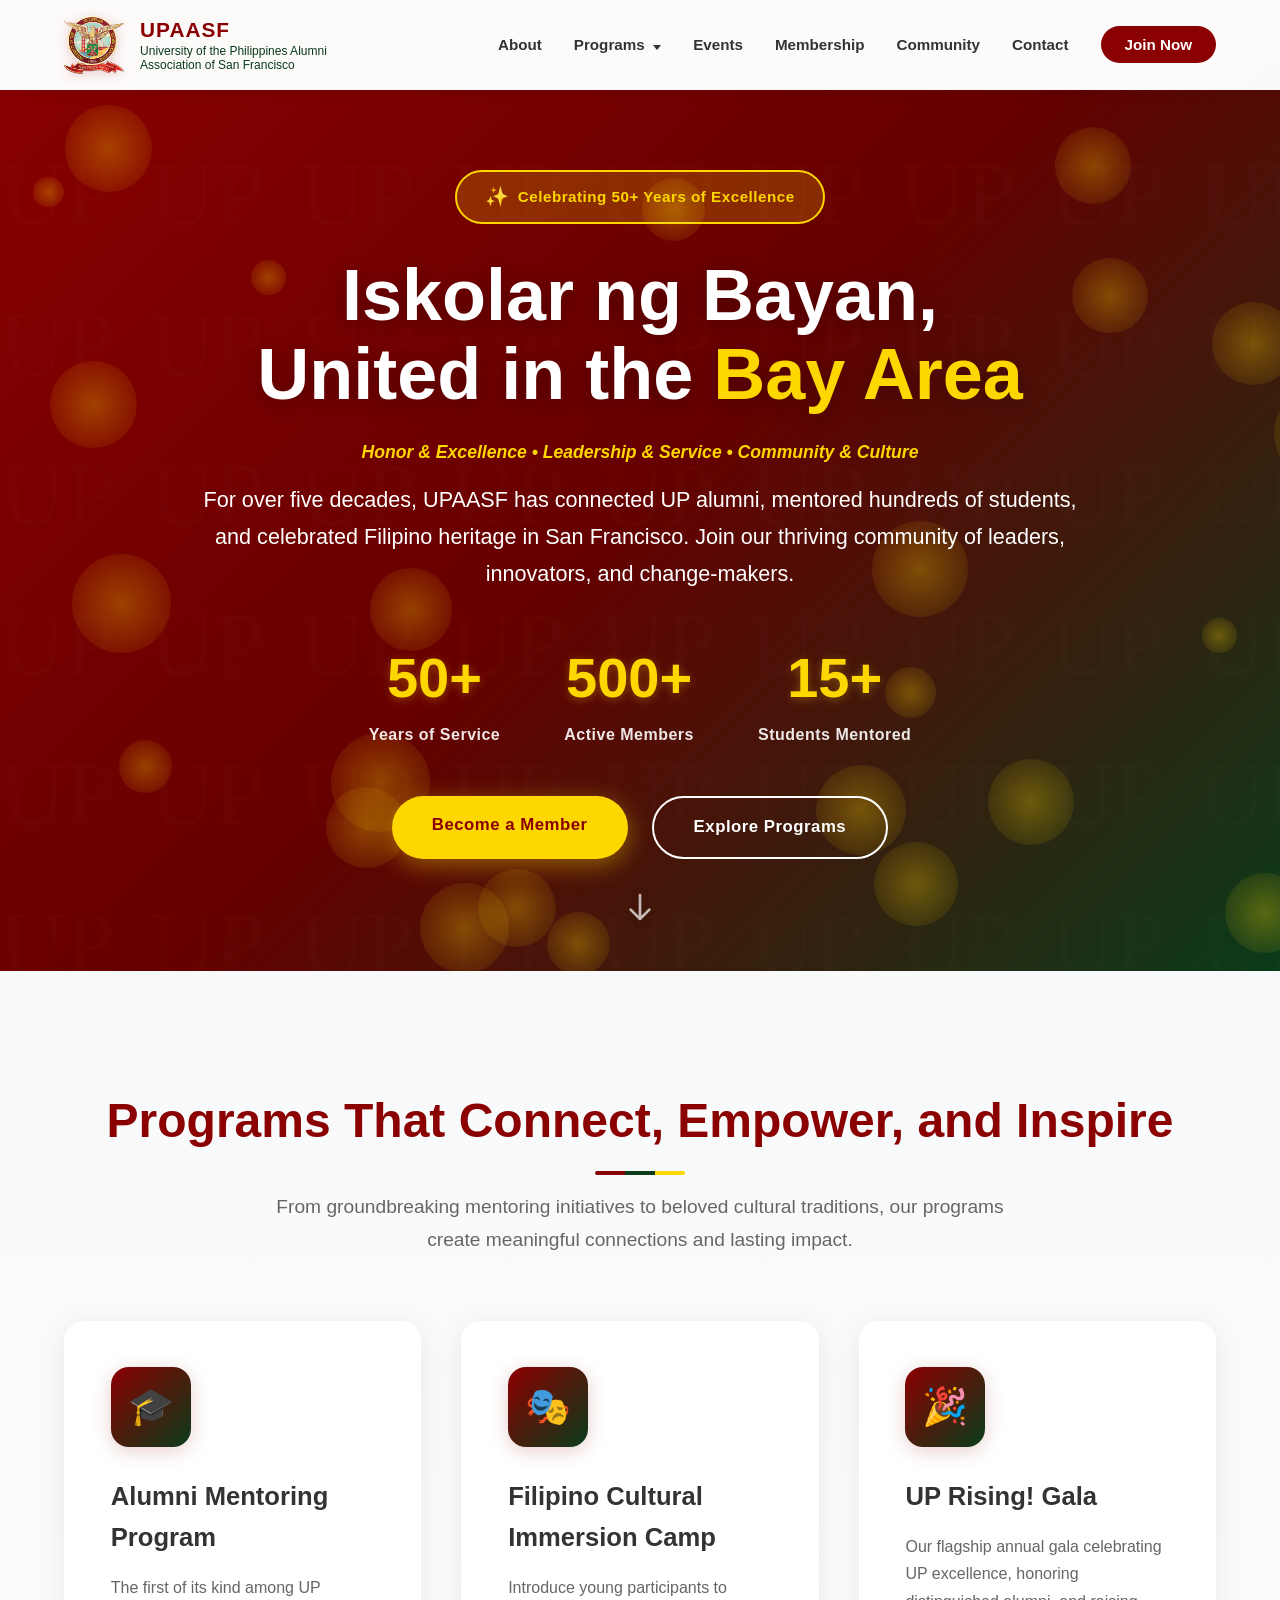
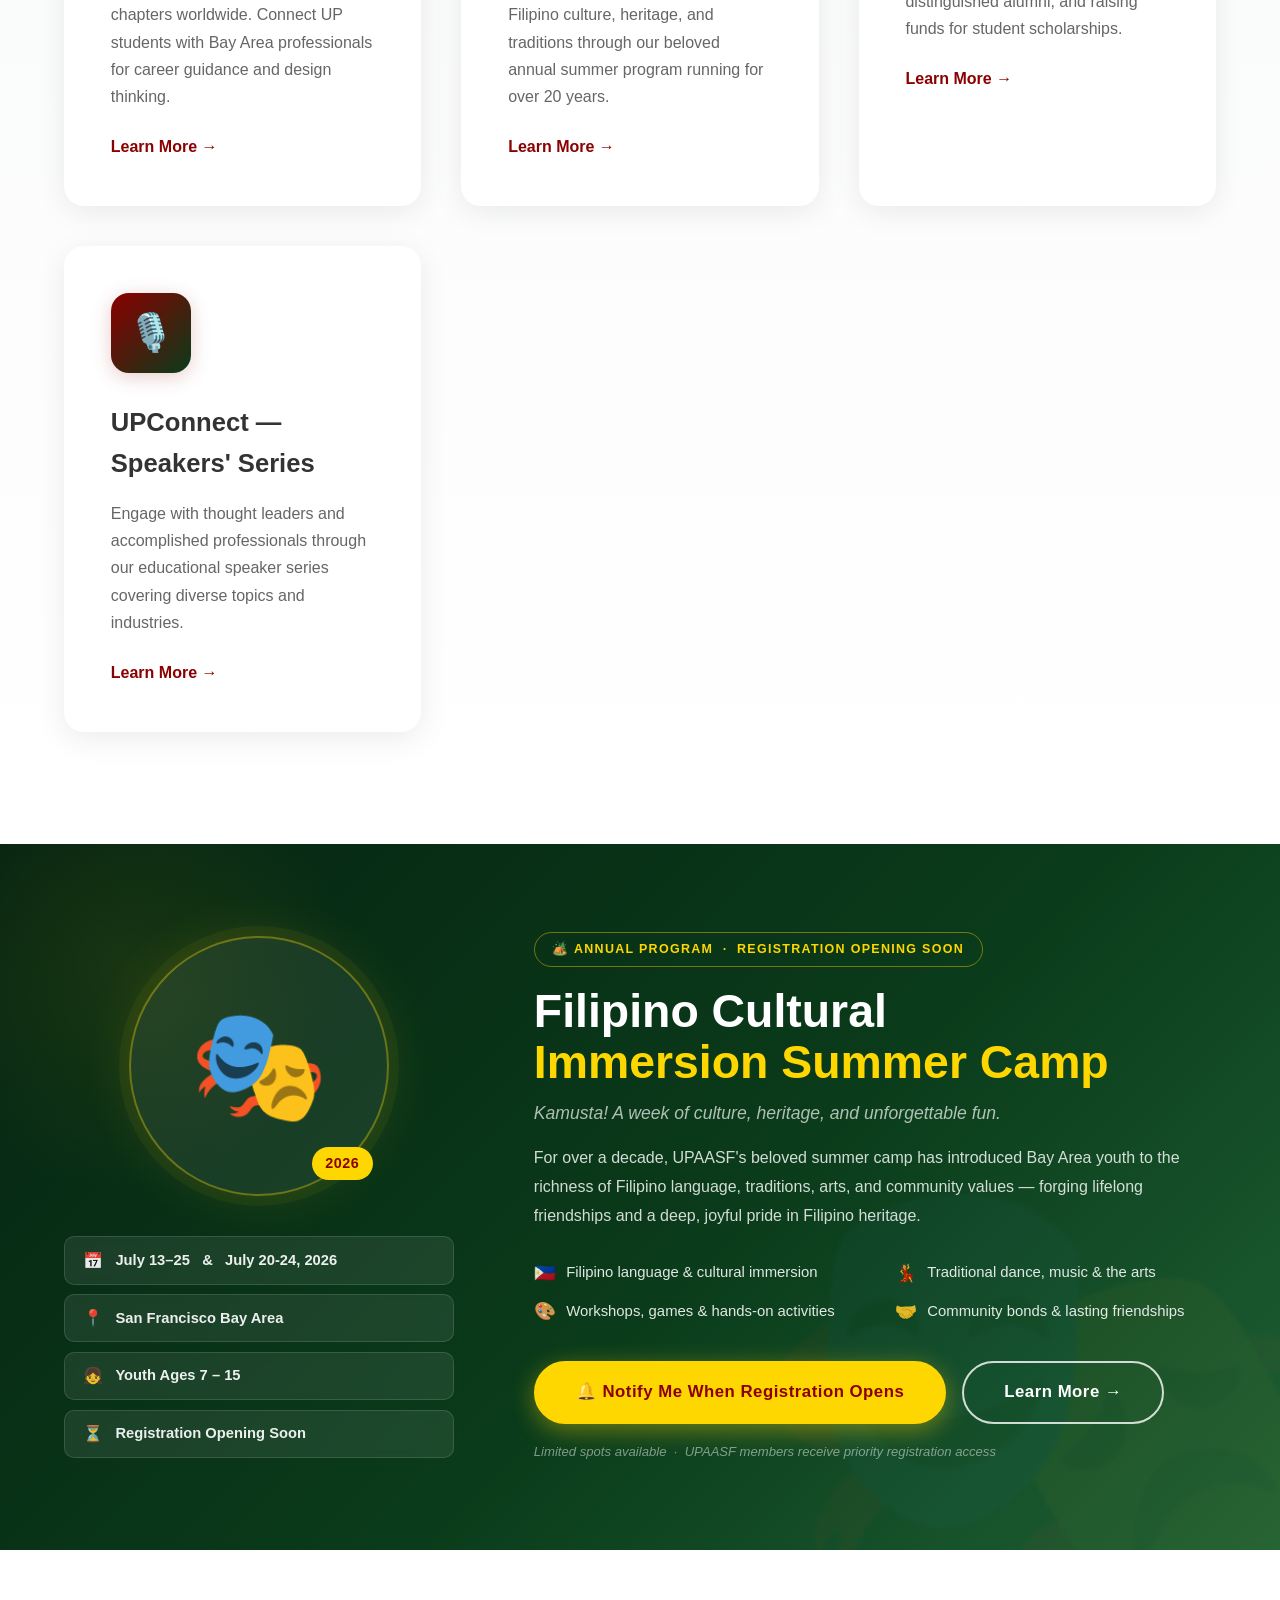
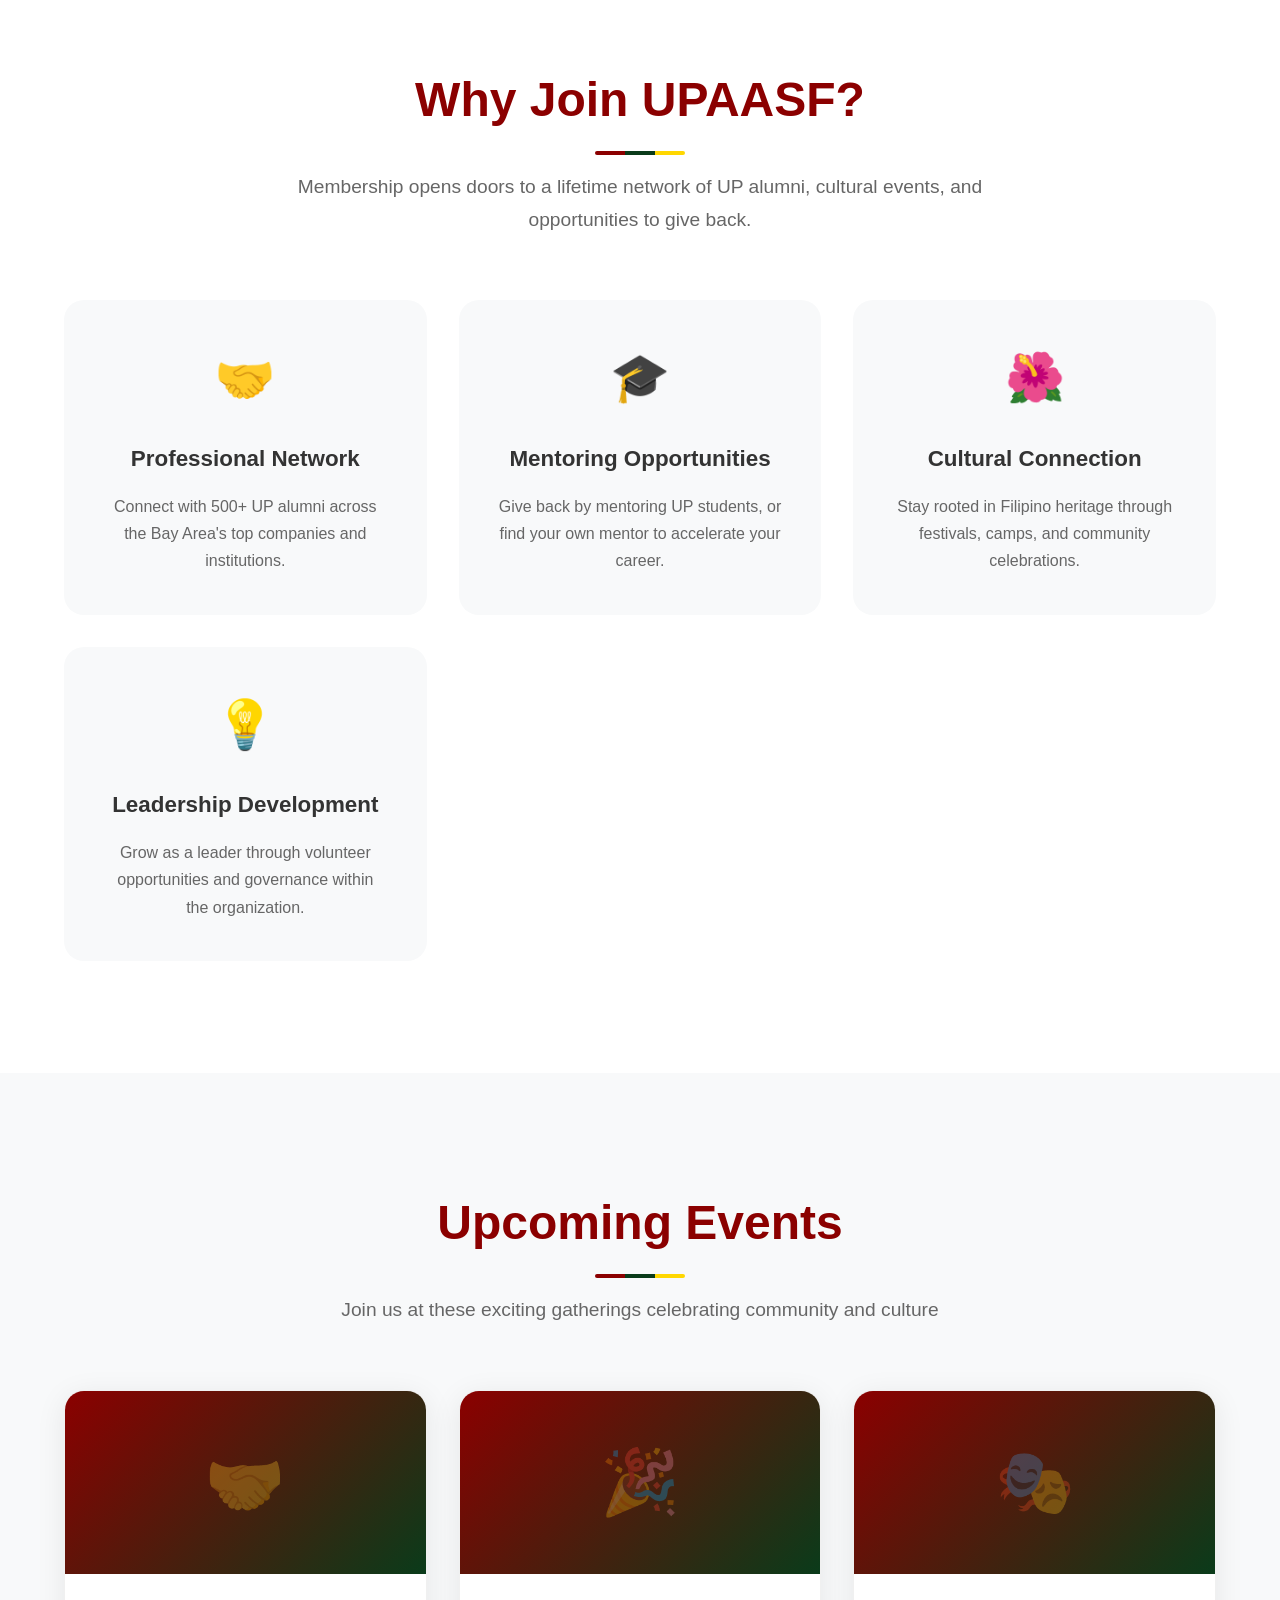
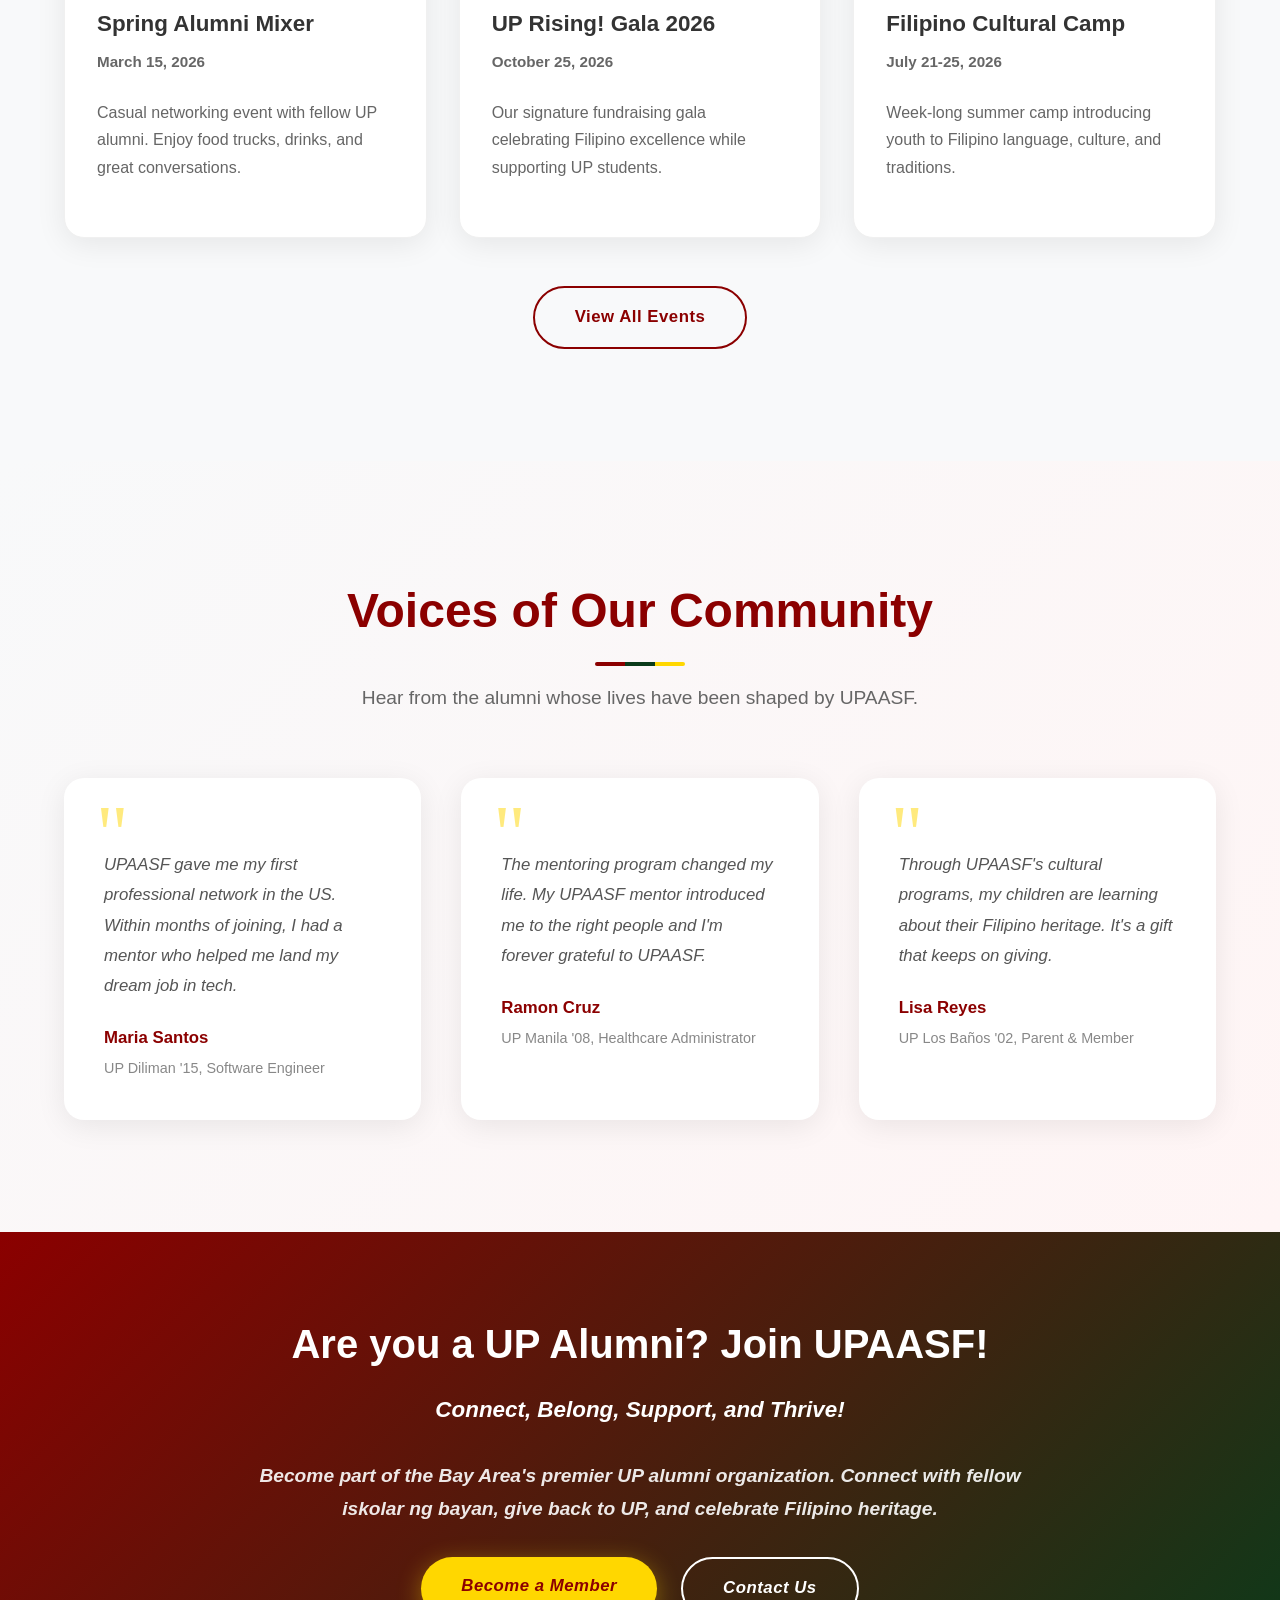
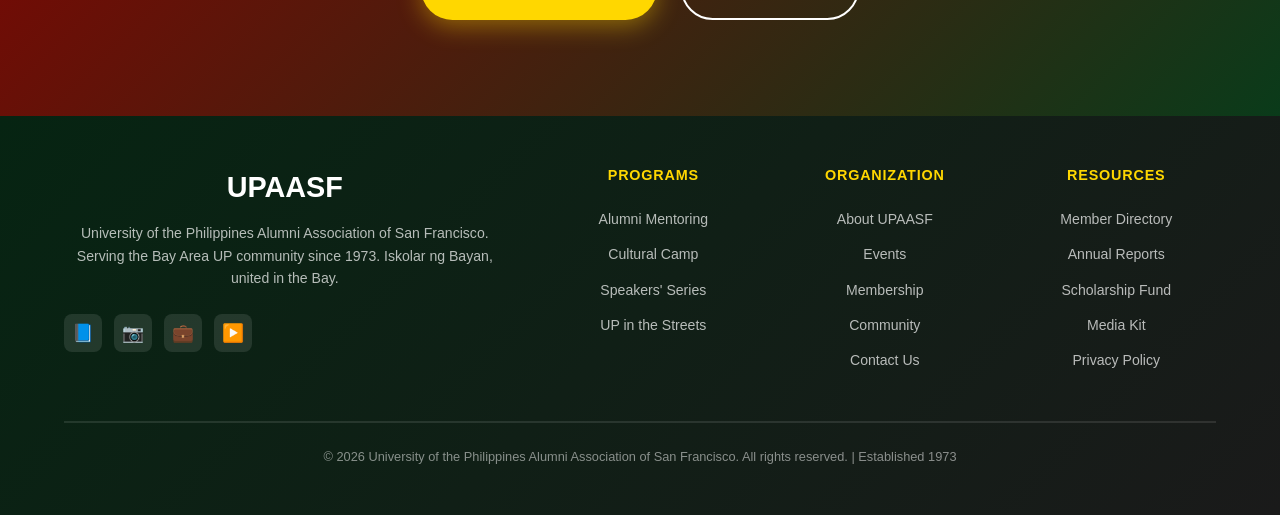
<file: index.html>
<!DOCTYPE html>
<html lang="en">
<head>
    <meta charset="UTF-8">
    <meta name="viewport" content="width=device-width, initial-scale=1.0">
    <!--
    <title>UPAASF | University of the Philippines Alumni Association of San Francisco</title>
    <meta name="description" content="Join the Bay Area's premier UP alumni community. Connect with fellow iskolar ng bayan, mentor students, celebrate Filipino culture, and support our alma mater. Established 1973.">
    -->
    <title>UPAASF UX Concept Website</title>
    <meta name="description" content="This is a reconceptualization UPAASF website. All information is for demo purposes and contains non-factual content.">

    <!-- Meta tags to prevent search engines from indexing and crawling this page,  -->
    <meta name="robots" content="noindex, nofollow">

    <!-- Prevent AI bots from crawling this page -->
    <meta name="noai" content="true">

    <!-- Shared stylesheet (nav, footer, buttons, page-hero, CTA, utilities) -->
    <link rel="stylesheet" href="./shared/styles.css">

    <style>
        /* ============================================================
           PAGE-SPECIFIC STYLES & OVERRIDES
           ============================================================ */

        /* ----- Hero ----- */
        .hero {
            min-height: 100vh;
            position: relative;
            display: flex;
            flex-direction: column; /* Stacks content and indicator vertically */
            align-items: center;
            justify-content: center;
            background: linear-gradient(135deg, var(--up-maroon) 0%, var(--up-maroon-dark) 50%, var(--up-green) 100%);
            overflow: hidden;
            /* Uses the variable for consistent top spacing, and 3rem at the bottom */
            padding: calc(var(--nav-height) + 80px) 5% 3rem;
        }

        .hero-background {
            position: absolute;
            inset: 0;
            opacity: 0.1;
            background-image: url('data:image/svg+xml,<svg xmlns="http://www.w3.org/2000/svg" viewBox="0 0 100 100"><text y="50" font-size="60" fill="rgba(255,255,255,0.1)">UP</text></svg>');
            background-repeat: repeat;
            background-size: 150px;
            animation: bgFloat 60s infinite linear;
        }

        @keyframes bgFloat {
            from { transform: translateX(0) translateY(0); }
            to   { transform: translateX(50px) translateY(-50px); }
        }

        .hero-particles {
            position: absolute;
            width: 100%;
            height: 100%;
            overflow: hidden;
            pointer-events: none;
        }

        .particle {
            position: absolute;
            background: radial-gradient(circle, rgba(255, 215, 0, 0.3), transparent);
            border-radius: 50%;
            animation: floatParticle 25s infinite ease-in-out;
        }

        @keyframes floatParticle {
            0%,  100% { transform: translateY(0)     translateX(0)    scale(1);   }
            25%        { transform: translateY(-120px) translateX(60px) scale(1.1); }
            50%        { transform: translateY(-80px)  translateX(-40px) scale(0.9); }
            75%        { transform: translateY(-140px) translateX(30px) scale(1.2); }
        }

        .hero-content {
            flex: 1;                   /* tells the text area to expand and take up all the space */
            /* max-width: 1200px;  */
            display: flex; 
            flex-direction: column;
            justify-content: center;   /* Keeps the text vertically centered in the middle */
            align-items: center;
            text-align: center;
            z-index: 2;
            position: relative;
            color: white;
        }

        .hero-badge {
            display: inline-flex;
            align-items: center;
            gap: 0.5rem;
            background: rgba(255, 215, 0, 0.2);
            border: 2px solid var(--up-gold);
            color: var(--up-gold);
            padding: 0.6rem 1.8rem;
            border-radius: 50px;
            font-weight: 700;
            margin-bottom: 2rem;
            animation: fadeInDown 1s ease;
            font-size: 0.95rem;
            letter-spacing: 0.5px;
        }

        .hero-badge::before { content: "✨"; font-size: 1.2rem; }

        @keyframes fadeInDown {
            from { opacity: 0; transform: translateY(-30px); }
            to   { opacity: 1; transform: translateY(0); }
        }

        @keyframes fadeInUp {
            from { opacity: 0; transform: translateY(30px); }
            to   { opacity: 1; transform: translateY(0); }
        }

        .hero h2 {
            font-size: 4.5rem;
            font-weight: 900;
            line-height: 1.1;
            margin-bottom: 1.5rem;
            animation: fadeInUp 1s ease 0.3s both;
            text-shadow: 0 4px 20px rgba(0,0,0,0.3);
        }

        .hero h2 .highlight { color: var(--up-gold); }

        .tagline {
            font-size: 1.1rem;
            font-style: italic;
            color: var(--up-gold);
            margin-bottom: 1rem;
            font-weight: 600;
            animation: fadeInUp 1s ease 0.4s both;
        }

        .hero > .hero-content > p:not(.tagline) {
            font-size: 1.35rem;
            line-height: 1.7;
            margin-bottom: 2.5rem;
            opacity: 0.95;
            max-width: 900px;
            margin-left: auto;
            margin-right: auto;
            animation: fadeInUp 1s ease 0.5s both;
            font-weight: 400;
        }

        .hero-stats {
            display: flex;
            justify-content: center;
            gap: 4rem;
            margin: 3rem 0;
            animation: fadeInUp 1s ease 0.7s both;
            flex-wrap: wrap;
            margin-top: 0rem;
        }

        .stat { text-align: center; }

        .stat-number {
            font-size: 3.5rem;
            font-weight: 900;
            color: var(--up-gold);
            display: block;
            text-shadow: 0 2px 10px rgba(255, 215, 0, 0.3);
        }

        .stat-label {
            font-size: 1rem;
            opacity: 0.9;
            margin-top: 0.5rem;
            font-weight: 600;
            letter-spacing: 0.5px;
        }

        .hero-buttons {
            display: flex;
            gap: 1.5rem;
            justify-content: center;
            flex-wrap: wrap;
            animation: fadeInUp 1s ease 0.9s both;
			margin-bottom: 0rem;
        }

        /* Override btn colours for the hero (gold primary on dark bg) */
        .hero .btn-primary {
            background: var(--up-gold);
            color: var(--up-maroon);
            box-shadow: 0 6px 25px rgba(255, 215, 0, 0.4);
        }
        .hero .btn-primary:hover {
            background: var(--up-gold-dark);
            box-shadow: 0 8px 35px rgba(255, 215, 0, 0.5);
        }
        .hero .btn-secondary {
            background: transparent;
            color: white;
            border-color: white;
        }
        .hero .btn-secondary:hover {
            background: white;
            color: var(--up-maroon);
        }

		/* Add CT h4 */
        .cta-content h4 {
            font-size: 1.4rem;
            font-style: italic;
            /* color: var(--up-gold); */
            margin-bottom: 1rem;
            font-weight: 600;
            /* animation: fadeInUp 1s ease 0.4s both; */
        }

        /* ── Scroll Indicator: Perfect Vertical Alignment ── */
        .scroll-indicator {
            position: relative; /* Re-enters the document flow */
            bottom: 0;          /* Resets the absolute anchor */
            left: 0;            /* Resets the absolute anchor */
            transform: none;    /* Centering is now handled by the .hero flex layout */

            /* 2. Create an internal flex context to center the text AND the icon */
            display: flex;
            flex-direction: column;
            align-items: center;
            gap: 12px;          /* Controlled spacing between text and mouse icon */
            
            /* 3. External spacing */
            margin-top: 2rem;
            
            z-index: 2;
            cursor: pointer;
            transition: opacity 0.3s;
            animation: bounce 2s infinite;            
        }

         /* Ensure the span doesn't have stray margins */
        .scroll-indicator span {
            display: block;
            margin: 0;
            text-align: center;
        }

        @keyframes bounce {
            0%, 20%, 50%, 80%, 100% { transform: translateY(0); }
            40%  { transform: translateY(-10px); }
            60%  { transform: translateY(-5px); }
        }

        .scroll-indicator svg {
            width: 32px;
            height: 32px;
            color: rgba(255,255,255,0.7);
            filter: drop-shadow(0 2px 5px rgba(0,0,0,0.3));
        }

        /* ----- Programs Section ----- */
        .programs-section {
            padding: 7rem 5%;
            background: linear-gradient(to bottom, #f8f9fa, #ffffff);
        }

        .programs-grid {
            display: grid;
            grid-template-columns: repeat(auto-fit, minmax(320px, 1fr));
            gap: 2.5rem;
        }

        .program-card {
            background: white;
            padding: 2.8rem;
            border-radius: 20px;
            box-shadow: 0 6px 30px rgba(0,0,0,0.08);
            transition: all 0.4s ease;
            border: 2px solid transparent;
            position: relative;
            overflow: hidden;
        }

        .program-card::before {
            content: '';
            position: absolute;
            top: 0; left: 0; right: 0;
            height: 5px;
            background: linear-gradient(90deg, var(--up-maroon), var(--up-green));
            transform: scaleX(0);
            transition: transform 0.4s ease;
        }

        .program-card:hover::before { transform: scaleX(1); }

        .program-card:hover {
            transform: translateY(-12px);
            box-shadow: 0 12px 45px rgba(0,0,0,0.15);
            border-color: var(--up-gold);
        }

        .program-icon {
            width: 80px;
            height: 80px;
            background: linear-gradient(135deg, var(--up-maroon), var(--up-green));
            border-radius: 18px;
            display: flex;
            align-items: center;
            justify-content: center;
            margin-bottom: 1.8rem;
            font-size: 2.3rem;
            box-shadow: 0 4px 20px rgba(139, 0, 0, 0.2);
        }

        .program-card h4 {
            font-size: 1.6rem;
            color: #333;
            margin-bottom: 1rem;
            font-weight: 700;
        }

        .program-card p {
            color: #666;
            line-height: 1.7;
            margin-bottom: 1.5rem;
        }

        .program-link {
            color: var(--up-maroon);
            text-decoration: none;
            font-weight: 700;
            transition: all 0.3s;
            display: inline-flex;
            align-items: center;
            gap: 0.3rem;
        }

        .program-link:hover { gap: 0.6rem; }

        /* ----- Benefits Section ----- */
        .benefits-section {
            padding: 7rem 5%;
            background: white;
        }

        .benefits-grid {
            display: grid;
            grid-template-columns: repeat(auto-fit, minmax(280px, 1fr));
            gap: 2rem;
        }

        .benefit-card {
            padding: 2.5rem;
            border-radius: 20px;
            background: #f8f9fa;
            text-align: center;
            transition: all 0.3s ease;
        }

        .benefit-card:hover {
            background: white;
            box-shadow: 0 10px 40px rgba(0,0,0,0.1);
            transform: translateY(-8px);
        }

        .benefit-icon {
            font-size: 3rem;
            margin-bottom: 1.5rem;
            display: block;
        }

        .benefit-card h4 {
            font-size: 1.4rem;
            color: #333;
            margin-bottom: 1rem;
            font-weight: 700;
        }

        .benefit-card p {
            color: #666;
            line-height: 1.7;
        }

        /* ----- Testimonials ----- */
        .testimonials-section {
            padding: 7rem 5%;
            background: linear-gradient(135deg, #f8f9fa, #fff5f5);
        }

        .testimonials-grid {
            display: grid;
            grid-template-columns: repeat(auto-fit, minmax(300px, 1fr));
            gap: 2.5rem;
        }

        .testimonial-card {
            background: white;
            padding: 2.5rem;
            border-radius: 20px;
            box-shadow: 0 6px 30px rgba(0,0,0,0.08);
            position: relative;
        }

        .testimonial-card::before {
            content: '"';
            position: absolute;
            top: 1rem;
            left: 2rem;
            font-size: 5rem;
            color: var(--up-gold);
            font-family: Georgia, serif;
            line-height: 1;
            opacity: 0.5;
        }

        .testimonial-text {
            font-size: 1.05rem;
            line-height: 1.8;
            color: #555;
            margin-bottom: 1.5rem;
            padding-top: 2rem;
            font-style: italic;
        }

        .testimonial-author {
            font-weight: 700;
            color: var(--up-maroon);
            font-size: 1.05rem;
        }

        .testimonial-role {
            font-size: 0.9rem;
            color: #888;
            margin-top: 0.3rem;
        }

        /* ----- Events Preview ----- */
        .events-section {
            padding: 7rem 5%;
            background: #f8f9fa;
        }

        .events-grid {
            display: grid;
            grid-template-columns: repeat(auto-fit, minmax(300px, 1fr));
            gap: 2rem;
        }

        .event-card {
            border-radius: 20px;
            overflow: hidden;
            box-shadow: 0 6px 30px rgba(0,0,0,0.08);
            transition: all 0.3s ease;
            background: white;
            border: 1px solid #f0f0f0;
        }

        .event-card:hover {
            transform: translateY(-8px);
            box-shadow: 0 12px 45px rgba(0,0,0,0.15);
        }

        .event-image {
            background: linear-gradient(135deg, var(--up-maroon), var(--up-green));
            padding: 2.5rem;
            text-align: center;
            font-size: 4rem;
            position: relative;
            color: rgba(255, 255, 255, 0.3);
        }

        .event-type {
            position: absolute;
            top: 1rem;
            right: 1rem;
            background: rgba(255,255,255,0.2);
            color: white;
            padding: 0.3rem 0.8rem;
            border-radius: 20px;
            font-size: 0.8rem;
            font-weight: 600;
        }

        .event-body { padding: 2rem; }

        .event-body h4 {
            font-size: 1.4rem;
            color: #333;
            margin-bottom: 0.5rem;
            font-weight: 700;
        }

        .event-date {
            color: var(--up-maroon);
            font-weight: 600;
            font-size: 0.95rem;
            margin-bottom: 1rem;
        }

        .event-body p {
            color: #666;
            line-height: 1.7;
            margin-bottom: 1.5rem;
        }

        /* ----- Responsive overrides ----- */
        @media (max-width: 768px) {
            .hero h2       { font-size: 2.5rem; }
			/* .hero > .hero-content > p:not(.tagline)       { font-size: 1rem; } */
			.hero-badge    { font-size: 0.85rem; gap: 0.2rem; padding: 0.2rem 0.8rem; }
			.hero-badge::before { font-size: 1.0rem; }
            .hero-stats    { gap: 2rem; flex-direction: column; }
            .stat-number   { font-size: 2.5rem; }

            .scroll-indicator { display: none; }   /* No need to show on mobile */
        }

        /* ============================================================
        FEATURED EVENT SPOTLIGHT  — reusable promo section
        To promote a different event: swap the emoji in ::before,
        update .emblem-icon, .spotlight-details li, .spotlight-title,
        .spotlight-body, .spotlight-highlights, and .spotlight-cta-row.
        To hide when no spotlight is active: add display:none to the section.
        ============================================================ */

        .event-spotlight {
            --spot-rgb-white:       255,255,255;
            --spot-rgb-gold:        255,215,0;
        
            /* Default color scheme -- Green */
            --spot-modifier-name:   'Default Green';

            /* Background */
            --spot-bg-from:         var(--up-green-dark);
            --spot-bg-mid:          var(--up-green);
            --spot-bg-to:           #1e6035;

            --spot-rgba-color:      var(--spot-rgb-gold);                 /* Use this as the rgb color base for rgba() */

            /* Emblem circle */
            --spot-emblem-bg:       rgba(255,255,255,0.07);
            --spot-emblem-border:   rgba(255,215,0,0.35);

            --spot-emblem-text-color: var(--up-maroon);

            /* Year badge on emblem */
            --spot-year-bg:         var(--up-gold);
            --spot-year-color:      var(--up-maroon);

            /* Detail pills (date, location, audience) */
            --spot-detail-bg:       rgba(255,255,255,0.08);
            --spot-detail-border:   rgba(255,255,255,0.13);
            --spot-detail-color:    rgba(255,255,255,0.92);

            /* Eyebrow badge */
            --spot-eyebrow-bg:      rgba(var(--rgb-gold), 0.14);
            --spot-eyebrow-border:  rgba(255,215,0,0.42);
            --spot-eyebrow-color:   var(--up-gold);

            /* Text */
            --spot-title-color:       white;
            --spot-accent-color:      var(--up-gold);     /* title-accent span */
            --spot-lead-color:        rgba(255, 255, 255, 0.68);
            --spot-body-color:        rgba(255, 255, 255, 0.82);
            --spot-highlight-color:   rgba(255, 255, 255, 0.88);
            --spot-footnote-color:    rgba(255, 255, 255, 0.48);            

            /* Primary button — gold filled */
            --spot-btn-primary-bg:           var(--up-gold);
            --spot-btn-primary-color:        var(--up-maroon);
            --spot-btn-primary-border:       var(--up-gold);
            --spot-btn-primary-bg-hover:     var(--up-gold-dark);
            --spot-btn-primary-border-hover: var(--up-gold-dark);
            --spot-btn-primary-shadow:       0 6px 25px var(--up-gold-glow);
            --spot-btn-primary-shadow-hover: 0 8px 35px rgba(255,215,0,0.5);

            /* Secondary button — white outline */
            --spot-btn-secondary-bg:           transparent;
            --spot-btn-secondary-color:        white;
            --spot-btn-secondary-border:       rgba(255,255,255,0.8);
            --spot-btn-secondary-bg-hover:     rgba(255,255,255,0.1);
            --spot-btn-secondary-border-hover: white;            

            position: relative;
            padding: 5.5rem 5%;
            background: linear-gradient(
                135deg,
                var(--spot-bg-from)	   0%,
                var(--spot-bg-mid)	  55%,
                var(--spot-bg-to)	 100%
            );
            overflow: hidden;
        }

        /* ── Maroon modifier ── */
        .event-spotlight--maroon {
            --spot-modifier-name:   'MAROON';

            --spot-bg-from:     var(--up-maroon-dark);
            --spot-bg-mid:      var(--up-maroon);
            --spot-bg-to:       #a00000;
        }

        /* ── Gold modiffier ── */
        .event-spotlight--gold {
            --spot-modifier-name:     'GOLD';

            --spot-bg-from:           #3d1a00;
            --spot-bg-mid:            #6b3200;
            --spot-bg-to:             #8a4500;

            --spot-emblem-bg:         rgba(255, 215, 0, 0.12);
            --spot-emblem-border:     rgba(255, 215, 0, 0.50);

            --spot-year-bg:           var(--up-gold);
            --spot-year-color:        #3d1a00;

            --spot-detail-bg:         rgba(255, 215, 0, 0.10);
            --spot-detail-border:     rgba(255, 215, 0, 0.25);
            --spot-detail-color:      var(--up-gold);

            --spot-eyebrow-bg:        rgba(255, 215, 0, 0.15);
            --spot-eyebrow-border:    rgba(255, 215, 0, 0.45);
            --spot-eyebrow-color:     var(--up-gold);

            --spot-title-color:       white;
            --spot-accent-color:      var(--up-gold);
            --spot-lead-color:        rgba(255, 255, 255, 0.68);
            --spot-body-color:        rgba(255, 255, 255, 0.85);
            --spot-highlight-color:   rgba(255, 255, 255, 0.90);
            --spot-footnote-color:    rgba(255, 255, 255, 0.40);

            --spot-btn-primary-bg:           var(--up-gold);
            --spot-btn-primary-color:        #3d1a00;
            --spot-btn-primary-border:       var(--up-gold);
            --spot-btn-primary-bg-hover:     var(--up-gold-dark);
            --spot-btn-primary-border-hover: var(--up-gold-dark);
            --spot-btn-primary-shadow:       0 6px 25px var(--up-gold-glow);
            --spot-btn-primary-shadow-hover: 0 8px 35px rgba(255, 215, 0, 0.5);

            --spot-btn-secondary-bg:           transparent;
            --spot-btn-secondary-color:        var(--up-gold);
            --spot-btn-secondary-border:       rgba(255, 215, 0, 0.60);
            --spot-btn-secondary-bg-hover:     rgba(255, 215, 0, 0.10);
            --spot-btn-secondary-border-hover: var(--up-gold);
        }

        /* ── Cream / Maroon modifier ── */
        .event-spotlight--cream-maroon {
            --spot-modifier-name:     'CREAM - MAROON';

            --spot-bg-from:           #fdf6e3;
            --spot-bg-mid:            #fef9f0;
            --spot-bg-to:             #ffffff;

            --spot-emblem-bg:         rgba(139, 0, 0, 0.06);
            --spot-emblem-border:     rgba(139, 0, 0, 0.25);

            --spot-year-bg:           var(--up-maroon);
            --spot-year-color:        white;

            --spot-detail-bg:         rgba(139, 0, 0, 0.05);
            --spot-detail-border:     rgba(139, 0, 0, 0.15);
            --spot-detail-color:      #5a0f0f;

            --spot-eyebrow-bg:        rgba(139, 0, 0, 0.08);
            --spot-eyebrow-border:    rgba(139, 0, 0, 0.25);
            --spot-eyebrow-color:     var(--up-maroon);

            --spot-title-color:       var(--up-maroon);
            --spot-accent-color:      var(--up-green);
            --spot-lead-color:        #888;
            --spot-body-color:        #555;
            --spot-highlight-color:   #444;
            --spot-footnote-color:    #999;

            --spot-btn-primary-bg:           var(--up-maroon);
            --spot-btn-primary-color:        white;
            --spot-btn-primary-border:       var(--up-maroon);
            --spot-btn-primary-bg-hover:     var(--up-maroon-dark);
            --spot-btn-primary-border-hover: var(--up-maroon-dark);
            --spot-btn-primary-shadow:       0 6px 25px var(--up-maroon-glow);
            --spot-btn-primary-shadow-hover: 0 8px 35px rgba(139, 0, 0, 0.4);

            --spot-btn-secondary-bg:           transparent;
            --spot-btn-secondary-color:        var(--up-maroon);
            --spot-btn-secondary-border:       rgba(139, 0, 0, 0.5);
            --spot-btn-secondary-bg-hover:     rgba(139, 0, 0, 0.06);
            --spot-btn-secondary-border-hover: var(--up-maroon);
        }
        
        /* ── Green-to-Maroon gradient + Gold accents ── */
        .event-spotlight--green-maroon-gradient {
            --spot-modifier-name:     'GRENN-TO-MAROON GRADIENT + GOLD';

            --spot-bg-from:           #062412;
            --spot-bg-mid:            #3d1500;
            --spot-bg-to:             #6b2800;

            --spot-emblem-bg:         rgba(255, 215, 0, 0.10);
            --spot-emblem-border:     rgba(255, 215, 0, 0.45);

            --spot-year-bg:           var(--up-gold);
            --spot-year-color:        #062412;

            --spot-detail-bg:         rgba(255, 215, 0, 0.09);
            --spot-detail-border:     rgba(255, 215, 0, 0.23);
            --spot-detail-color:      var(--up-gold);

            --spot-eyebrow-bg:        rgba(255, 215, 0, 0.13);
            --spot-eyebrow-border:    rgba(255, 215, 0, 0.40);
            --spot-eyebrow-color:     var(--up-gold);

            --spot-title-color:       white;
            --spot-accent-color:      var(--up-gold);
            --spot-lead-color:        rgba(255, 255, 255, 0.68);
            --spot-body-color:        rgba(255, 255, 255, 0.85);
            --spot-highlight-color:   rgba(255, 255, 255, 0.90);
            --spot-footnote-color:    rgba(255, 255, 255, 0.40);

            --spot-btn-primary-bg:           var(--up-gold);
            --spot-btn-primary-color:        #062412;
            --spot-btn-primary-border:       var(--up-gold);
            --spot-btn-primary-bg-hover:     var(--up-gold-dark);
            --spot-btn-primary-border-hover: var(--up-gold-dark);
            --spot-btn-primary-shadow:       0 6px 25px var(--up-gold-glow);
            --spot-btn-primary-shadow-hover: 0 8px 35px rgba(255, 215, 0, 0.5);

            --spot-btn-secondary-bg:           transparent;
            --spot-btn-secondary-color:        var(--up-gold);
            --spot-btn-secondary-border:       rgba(255, 215, 0, 0.55);
            --spot-btn-secondary-bg-hover:     rgba(255, 215, 0, 0.10);
            --spot-btn-secondary-border-hover: var(--up-gold);
        }

        /* ── Green/Maroon even split + Gold accents ── */
        .event-spotlight--green-maroon-split {
            /* Inherits all tokens from .event-spotlight--green-maroon-gradient, 
               or any other event-spotlight modifier class.
            */
            --spot-modifier-name:     'GREEN/MAROON SPLIT';

            /* Override only the background — four stops for the crisp split */
            background: linear-gradient(135deg,
                #062412  0%,
                #062412 40%,
                #6b0000 60%,
                #8B0000 100%
            );
        }

        /* Watermark background icon — change emoji to match the event */
        .event-spotlight::before {
            content: var(--spotlight-watermark, '🎭'); /* fallback emoji if unset */
            position: absolute;
            font-size: 30rem;
            right: -4rem;
            bottom: -5rem;
            opacity: 0.04;
            pointer-events: none;
            line-height: 1;
            transform: rotate(-12deg);
        }

        /* Radial color glow — top-left atmospheric accent */
        .event-spotlight::after {
            content: '';
            position: absolute;
            top: -100px;
            left: -100px;
            width: 450px;
            height: 450px;
            background: radial-gradient(circle, rgba(var(--spot-rgba-color), 0.07) 0%, transparent 70%);
            pointer-events: none;
        }

        .spotlight-inner {
            position: relative;
            z-index: 1;
            max-width: 1400px;
            margin: 0 auto;
            display: grid;
            grid-template-columns: 1fr 1.75fr;
            gap: 5rem;
            align-items: center;
        }

        /* ── Left: Visual panel ── */
        .spotlight-visual {
            display: flex;
            flex-direction: column;
            align-items: center;
            gap: 2.5rem;
        }

        .spotlight-emblem {
            position: relative;
            width: 260px;
            height: 260px;
            border-radius: 50%;
            background: var(--spot-emblem-bg);
            border: 2px solid var(--spot-emblem-border);
            display: flex;
            align-items: center;
            justify-content: center;
            box-shadow:
                0 0 0 10px rgba(var(--spot-rgba-color), 0.05),
                0 0 55px rgba(var(--spot-rgba-color), 0.12);
            animation: spotlightPulse 3.5s ease-in-out infinite;
        }

        @keyframes spotlightPulse {
            0%, 100% {
                box-shadow: 0 0 0 10px rgba(var(--spot-rgba-color), 0.05), 0 0 55px rgba(var(--spot-rgba-color), 0.12);
            }
            50% {
                box-shadow: 0 0 0 18px rgba(var(--spot-rgba-color), 0.02), 0 0 75px rgba(var(--spot-rgba-color), 0.22);
            }
        }

        .emblem-icon::before {
            content: var(--spotlight-watermark, '🎭');
            font-size: 7rem;
            line-height: 1;
        }

        /* Year badge inside the emblem circle */
        .emblem-year {
            position: absolute;
            bottom: 14px;
            right: 14px;
            background: var(--spot-year-bg);
            color: var(--spot-year-color);
            font-size: 0.9rem;
            font-weight: 900;
            padding: 0.3rem 0.85rem;
            border-radius: 20px;
            letter-spacing: 0.5px;
        }

        /* Event detail pills (date, location, audience) */
        .spotlight-details {
            list-style: none;
            width: 100%;
            display: flex;
            flex-direction: column;
            gap: 0.6rem;
        }

        .spotlight-details li {
            display: flex;
            align-items: center;
            gap: 0.8rem;
            background: var(--spot-detail-bg);
            border: 1px solid var(--spot-detail-border);
            padding: 0.65rem 1.1rem;
            border-radius: 10px;
            color: var(--spot-detail-color);
            font-size: 0.92rem;
            font-weight: 600;
            backdrop-filter: blur(4px);
            -webkit-backdrop-filter: blur(4px);
        }

        .spotlight-details li .detail-icon {
            font-size: 1rem;
            flex-shrink: 0;
        }

        /* ── Right: Content panel ── */
        .spotlight-content {
            color: white;
        }

        /* Animated "Registration Opening Soon" eyebrow badge */
        .spotlight-eyebrow {
            display: inline-block;
            background: var(--spot-eyebrow-bg);
            border: 1px solid var(--spot-eyebrow-border);
            color: var(--spot-eyebrow-color);
            padding: 0.4rem 1.1rem;
            border-radius: 25px;
            font-size: 0.78rem;
            font-weight: 700;
            letter-spacing: 1.3px;
            text-transform: uppercase;
            margin-bottom: 1.2rem;
            animation: eyebrowGlow 2.8s ease-in-out infinite;
        }

        @keyframes eyebrowGlow {
            0%, 100% { box-shadow: 0 0 0   0px rgba(var(--spot-rgba-color), 0.0); }
            50%       { box-shadow: 0 0 0   5px rgba(var(--spot-rgba-color), 0.15); }
        }

        .spotlight-title {
            font-size: 2.9rem;
            font-weight: 900;
            color: var(--spot-title-color);
            line-height: 1.1;
            margin-bottom: 0.65rem;
        }

        /* Colored word in the title */
        .spotlight-title .title-accent {
            color: var(--spot-accent-color);
        }

        .spotlight-lead {
            font-size: 1.1rem;
            color: var(--spot-lead-color);
            font-style: italic;
            margin-bottom: 1rem;
        }

        .spotlight-body {
            font-size: 1rem;
            color: var(--spot-body-color);
            line-height: 1.82;
            margin-bottom: 1.8rem;
        }

        /* Feature highlights — 2-column grid */
        .spotlight-highlights {
            list-style: none;
            display: grid;
            grid-template-columns: 1fr 1fr;
            gap: 0.65rem 2.5rem;
            margin-bottom: 2.2rem;
        }

        .spotlight-highlights li {
            display: flex;
            align-items: center;
            gap: 0.65rem;
            font-size: 0.93rem;
            color: var(--spot-highlight-color);
            font-weight: 500;
        }

        .spotlight-hi-icon {
            font-size: 1.1rem;
            flex-shrink: 0;
        }

        /* ── Spotlight semantic buttons ──
        These read their appearance entirely from custom properties
        set by .event-spotlight and overridden by modifier classes.
        HTML only ever uses btn-spotlight-primary / btn-spotlight-secondary. */

        .btn-spotlight-primary {
            background:    var(--spot-btn-primary-bg);
            color:         var(--spot-btn-primary-color);
            border:        2px solid var(--spot-btn-primary-border);
            box-shadow:    var(--spot-btn-primary-shadow, none);
        }

        .btn-spotlight-primary:hover {
            background:    var(--spot-btn-primary-bg-hover);
            border-color:  var(--spot-btn-primary-border-hover);
            transform:     translateY(-3px);
            box-shadow:    var(--spot-btn-primary-shadow-hover, none);
        }

        .btn-spotlight-secondary {
            background:    var(--spot-btn-secondary-bg);
            color:         var(--spot-btn-secondary-color);
            border:        2px solid var(--spot-btn-secondary-border);
        }

        .btn-spotlight-secondary:hover {
            background:    var(--spot-btn-secondary-bg-hover);
            border-color:  var(--spot-btn-secondary-border-hover);
            transform:     translateY(-3px);
        }

        /* CTA button row */
        .spotlight-cta-row {
            display: flex;
            gap: 1rem;
            flex-wrap: wrap;
            align-items: center;
            margin-bottom: 1.1rem;
        }

        .spotlight-footnote {
            font-size: 0.82rem;
            color: var(--spot-footnote-color);
            font-style: italic;
        }

        /* ── Responsive: tablet ── */
        @media (max-width: 960px) {
            .spotlight-inner {
                grid-template-columns: 1fr;
                gap: 2.5rem;
            }
            .spotlight-visual {
                flex-direction: row;
                flex-wrap: wrap;
                justify-content: center;
                gap: 2rem;
            }
            .spotlight-emblem {
                width: 190px;
                height: 190px;
                flex-shrink: 0;
            }
            .emblem-icon { font-size: 5rem; }
            .spotlight-details {
                flex: 1;
                min-width: 210px;
            }
            .spotlight-title { font-size: 2.3rem; }
        }

        /* ── Responsive: mobile ── */
        @media (max-width: 600px) {
            .event-spotlight { padding: 4rem 5%; }
            .spotlight-highlights { grid-template-columns: 1fr; }
            .spotlight-cta-row {
                flex-direction: column;
                align-items: stretch;
            }
            .spotlight-title { font-size: 1.85rem; }
            .spotlight-emblem {
                width: 160px;
                height: 160px;
            }
            .emblem-icon { font-size: 4rem; }
        }
        
        /* ── Spotlight CTA row: stack buttons vertically on mobile ── */
        @media (max-width: 480px) {
            .spotlight-cta-row {
                flex-direction: column;
                align-items: stretch;
            }
            .spotlight-cta-row > * {
                width: 100%;
                text-align: center;
                justify-content: center;
            }
        }
    </style>
</head>
<body data-join-href="#join">
    <!-- Shared header injected by site.js -->
    <div id="site-header"></div>

    <!-- ==================== HERO ==================== -->
    <section class="hero">
        <div class="hero-background"></div>
        <div class="hero-particles" id="particles"></div>

        <div class="hero-content">
            <div class="hero-badge">Celebrating 50+ Years of Excellence</div>

            <h2>Iskolar ng Bayan,<br>United in the <span class="highlight">Bay Area</span></h2>

            <p class="tagline">Honor &amp; Excellence &bull; Leadership &amp; Service &bull; Community &amp; Culture</p>

            <p>For over five decades, UPAASF has connected UP alumni, mentored hundreds of students, and celebrated Filipino heritage in San Francisco. Join our thriving community of leaders, innovators, and change-makers.</p>

            <div class="hero-stats">
                <div class="stat">
                    <span class="stat-number" data-target="50+">0</span>
                    <span class="stat-label">Years of Service</span>
                </div>
                <div class="stat">
                    <span class="stat-number" data-target="500+">0</span>
                    <span class="stat-label">Active Members</span>
                </div>
                <div class="stat">
                    <span class="stat-number" data-target="15+">0</span>
                    <span class="stat-label">Students Mentored</span>
                </div>
            </div>

            <div class="hero-buttons">
                <a href="#membership" class="btn btn-primary">Become a Member</a>
                <a href="#programs" class="btn btn-secondary">Explore Programs</a>
            </div>
        </div>

        <div class="scroll-indicator">
            <svg xmlns="http://www.w3.org/2000/svg" fill="none" viewBox="0 0 24 24" stroke="currentColor">
                <path stroke-linecap="round" stroke-linejoin="round" stroke-width="2" d="M19 14l-7 7m0 0l-7-7m7 7V3" />
            </svg>
        </div>
    </section>

    <!-- ==================== PROGRAMS ==================== -->
    <section class="programs-section" id="programs">
        <div class="section-container">
            <div class="section-header">
                <h3>Programs That Connect, Empower, and Inspire</h3>
                <p>From groundbreaking mentoring initiatives to beloved cultural traditions, our programs create meaningful connections and lasting impact.</p>
            </div>

            <div class="programs-grid">
                <div class="program-card fade-in">
                    <div class="program-icon">🎓</div>
                    <h4>Alumni Mentoring Program</h4>
                    <p>The first of its kind among UP chapters worldwide. Connect UP students with Bay Area professionals for career guidance and design thinking.</p>
                    <a href="./programs.html" class="program-link">Learn More →</a>
                </div>

                <div class="program-card fade-in">
                    <div class="program-icon">🎭</div>
                    <h4>Filipino Cultural Immersion Camp</h4>
                    <p>Introduce young participants to Filipino culture, heritage, and traditions through our beloved annual summer program running for over 20 years.</p>
                    <a href="#summer-camp-spotlight" class="program-link">Learn More →</a>
                </div>

                <div class="program-card fade-in">
                    <div class="program-icon">🎉</div>
                    <h4>UP Rising! Gala</h4>
                    <p>Our flagship annual gala celebrating UP excellence, honoring distinguished alumni, and raising funds for student scholarships.</p>
                    <a href="./events.html" class="program-link">Learn More →</a>
                </div>
				
                <div class="program-card">
                    <div class="program-icon">🎙️</div>
                    <h4>UPConnect — Speakers' Series</h4>
                    <p>Engage with thought leaders and accomplished professionals through our educational speaker series covering diverse topics and industries.</p>
                    <a href="#speakers" class="program-link">Learn More →</a>
                </div>				
            </div>
        </div>
    </section>

    <!-- ==================== FEATURED EVENT SPOTLIGHT ====================
        REUSABLE TEMPLATE — to promote a different event or program:
        • Add or update the color modifier of the section class (i.e. add event-spotlight--maroon in the class list)
        • Update the ::before emoji in CSS (.event-spotlight::before)
        • Update --spotlight-watermark icon/text; to use a different emblem-icon, add text there to override the watermark
        • Update .spotlight-details li items (date, location, audience)
        • Change .spotlight-eyebrow text
        • Update .spotlight-title and .title-accent
        • Edit .spotlight-lead, .spotlight-body, .spotlight-highlights
        • Point .spotlight-cta-row links to the correct pages
        To deactivate the spotlight: add  style="display:none;"  to the <section>.
        ==================================================================== -->
    <section class="event-spotlight fade-in" id="summer-camp-spotlight" 
             style="--spotlight-watermark: '🎭'" aria-label="Featured Event: 2026 Filipino Cultural Summer Camp">
        <div class="spotlight-inner">

            <!-- ── Left: Emblem + Key Details ── -->
            <div class="spotlight-visual">
                <div class="spotlight-emblem">
                    <div class="emblem-icon" aria-hidden="true"></div>
                    <div class="emblem-year">2026</div>
                </div>

                <ul class="spotlight-details" aria-label="Event details">
                    <li><span class="detail-icon" aria-hidden="true">📅</span><span>July 13–25  &nbsp;&nbsp;&amp;&nbsp;&nbsp; July 20-24, 2026</span></li>
                    <li><span class="detail-icon" aria-hidden="true">📍</span><span>San Francisco Bay Area</span></li>
                    <li><span class="detail-icon" aria-hidden="true">👧</span><span>Youth Ages 7 – 15</span></li>
                    <li><span class="detail-icon" aria-hidden="true">⏳</span><span>Registration Opening Soon</span></li>
                </ul>
            </div>

            <!-- ── Right: Headline, Description, CTAs ── -->
            <div class="spotlight-content">
                <span class="spotlight-eyebrow">🏕️ Annual Program &nbsp;·&nbsp; Registration Opening Soon</span>

                <h3 class="spotlight-title">
                    Filipino Cultural<br>
                    <span class="title-accent">Immersion Summer Camp</span>
                </h3>
                <p class="spotlight-lead">Kamusta! A week of culture, heritage, and unforgettable fun.</p>
                <p class="spotlight-body">
                    For over a decade, UPAASF's beloved summer camp has introduced Bay Area youth to the
                    richness of Filipino language, traditions, arts, and community values — forging
                    lifelong friendships and a deep, joyful pride in Filipino heritage.
                </p>

                <ul class="spotlight-highlights" aria-label="Program highlights">
                    <li>
                        <span class="spotlight-hi-icon" aria-hidden="true">🇵🇭</span>
                        <span>Filipino language &amp; cultural immersion</span>
                    </li>
                    <li>
                        <span class="spotlight-hi-icon" aria-hidden="true">💃</span>
                        <span>Traditional dance, music &amp; the arts</span>
                    </li>
                    <li>
                        <span class="spotlight-hi-icon" aria-hidden="true">🎨</span>
                        <span>Workshops, games &amp; hands-on activities</span>
                    </li>
                    <li>
                        <span class="spotlight-hi-icon" aria-hidden="true">🤝</span>
                        <span>Community bonds &amp; lasting friendships</span>
                    </li>
                </ul>

                <div class="spotlight-cta-row">
                    <!-- Primary CTA: link to a registration/notify form — update href when form is ready -->
                    <a href="./contact.html?ref=summer-camp-2026" class="btn btn-spotlight-primary">
                        🔔 Notify Me When Registration Opens
                    </a>
                    <!-- Secondary CTA: links to the Cultural Immersion Camp page -->
                    <a href="./cultural-immersion-camp.html" class="btn btn-spotlight-secondary">
                        Learn More →
                    </a>
                </div>

                <p class="spotlight-footnote">
                    Limited spots available &nbsp;·&nbsp; UPAASF members receive priority registration access
                </p>
            </div>

        </div>
    </section>    

    <!-- ==================== BENEFITS ==================== -->
    <section class="benefits-section" id="membership">
        <div class="section-container">
            <div class="section-header">
                <h3>Why Join UPAASF?</h3>
                <p>Membership opens doors to a lifetime network of UP alumni, cultural events, and opportunities to give back.</p>
            </div>

            <div class="benefits-grid">
                <div class="benefit-card fade-in">
                    <span class="benefit-icon">🤝</span>
                    <h4>Professional Network</h4>
                    <p>Connect with 500+ UP alumni across the Bay Area's top companies and institutions.</p>
                </div>
                <div class="benefit-card fade-in">
                    <span class="benefit-icon">🎓</span>
                    <h4>Mentoring Opportunities</h4>
                    <p>Give back by mentoring UP students, or find your own mentor to accelerate your career.</p>
                </div>
                <div class="benefit-card fade-in">
                    <span class="benefit-icon">🌺</span>
                    <h4>Cultural Connection</h4>
                    <p>Stay rooted in Filipino heritage through festivals, camps, and community celebrations.</p>
                </div>
                <div class="benefit-card fade-in">
                    <span class="benefit-icon">💡</span>
                    <h4>Leadership Development</h4>
                    <p>Grow as a leader through volunteer opportunities and governance within the organization.</p>
                </div>
            </div>
        </div>
    </section>

    <!-- ==================== EVENTS ==================== -->
    <section class="events-section" id="events">
        <div class="section-container">
            <div class="section-header">
                <h3>Upcoming Events</h3>
                <p>Join us at these exciting gatherings celebrating community and culture</p>
            </div>
            
            <div class="events-grid">
                <div class="event-card fade-in">
                    <div class="event-image">🤝</div>
                    <div class="event-body">
                        <h4>Spring Alumni Mixer</h4>
                        <p class="event-date">March 15, 2026</p>
                        <p>Casual networking event with fellow UP alumni. Enjoy food trucks, drinks, and great conversations.</p>
                    </div>
                </div>
                
                <div class="event-card fade-in">
                    <div class="event-image">🎉</div>
                    <div class="event-body">
                        <h4>UP Rising! Gala 2026</h4>
                        <p class="event-date">October 25, 2026</p>
                        <p>Our signature fundraising gala celebrating Filipino excellence while supporting UP students.</p>
                    </div>
                </div>
                
                <div class="event-card fade-in">
                    <div class="event-image">🎭</div>
                    <div class="event-body">
                        <h4>Filipino Cultural Camp</h4>
                        <p class="event-date">July 21-25, 2026</p>
                        <p>Week-long summer camp introducing youth to Filipino language, culture, and traditions.</p>
                    </div>
                </div>
            </div>
            
            <div style="text-align: center; margin-top: 3rem;">
                <a href="./events.html" class="btn btn-secondary" style="color: var(--up-maroon); border-color: var(--up-maroon);">View All Events</a>
            </div>
        </div>
    </section>

    <!-- ==================== TESTIMONIALS ==================== -->
    <section class="testimonials-section">
        <div class="section-container">
            <div class="section-header">
                <h3>Voices of Our Community</h3>
                <p>Hear from the alumni whose lives have been shaped by UPAASF.</p>
            </div>

            <div class="testimonials-grid">
                <div class="testimonial-card fade-in">
                    <p class="testimonial-text">UPAASF gave me my first professional network in the US. Within months of joining, I had a mentor who helped me land my dream job in tech.</p>
                    <div class="testimonial-author">Maria Santos</div>
                    <div class="testimonial-role">UP Diliman '15, Software Engineer</div>
                </div>
                <div class="testimonial-card fade-in">
                    <p class="testimonial-text">The mentoring program changed my life. My UPAASF mentor introduced me to the right people and I'm forever grateful to UPAASF.</p>
                    <div class="testimonial-author">Ramon Cruz</div>
                    <div class="testimonial-role">UP Manila '08, Healthcare Administrator</div>
                </div>
                <div class="testimonial-card fade-in">
                    <p class="testimonial-text">Through UPAASF's cultural programs, my children are learning about their Filipino heritage. It's a gift that keeps on giving.</p>
                    <div class="testimonial-author">Lisa Reyes</div>
                    <div class="testimonial-role">UP Los Baños '02, Parent &amp; Member</div>
                </div>
            </div>
        </div>
    </section>

    <!-- ==================== CTA ==================== -->
    <section class="cta-section" id="join">
        <div class="cta-content">
            <h3>Are you a UP Alumni? Join UPAASF!</h3>
			<h4>Connect, Belong, Support, and Thrive!</p>
            <p>Become part of the Bay Area's premier UP alumni organization. Connect with fellow iskolar ng bayan, give back to UP, and celebrate Filipino heritage.</p>
            <div class="cta-buttons">
                <a href="./membership.html" class="btn btn-primary">Become a Member</a>
                <a href="./contact.html" class="btn btn-secondary">Contact Us</a>
            </div>
        </div>
    </section>

    <!-- Shared footer injected by site.js -->
    <div id="site-footer"></div>

    <!-- Shared site components (nav, footer, mobile menu, scroll, fade-in) -->
    <script src="./shared/site.js"></script>

    <!-- Page-specific scripts -->
    <script>
        /* Floating particles — only this page has a #particles container */
        function createParticles() {
            var container = document.getElementById('particles');
            if (!container) return;
            for (var i = 0; i < 25; i++) {
                var p = document.createElement('div');
                p.className = 'particle';
                var size = Math.random() * 70 + 30;
                p.style.cssText = [
                    'width:'  + size + 'px',
                    'height:' + size + 'px',
                    'left:'   + (Math.random() * 100) + '%',
                    'top:'    + (Math.random() * 100) + '%',
                    'animation-delay:'    + (Math.random() * 25) + 's',
                    'animation-duration:' + (Math.random() * 15 + 20) + 's'
                ].join(';');
                container.appendChild(p);
            }
        }

        window.addEventListener('load', createParticles);
    </script>
</body>
</html>
</file>
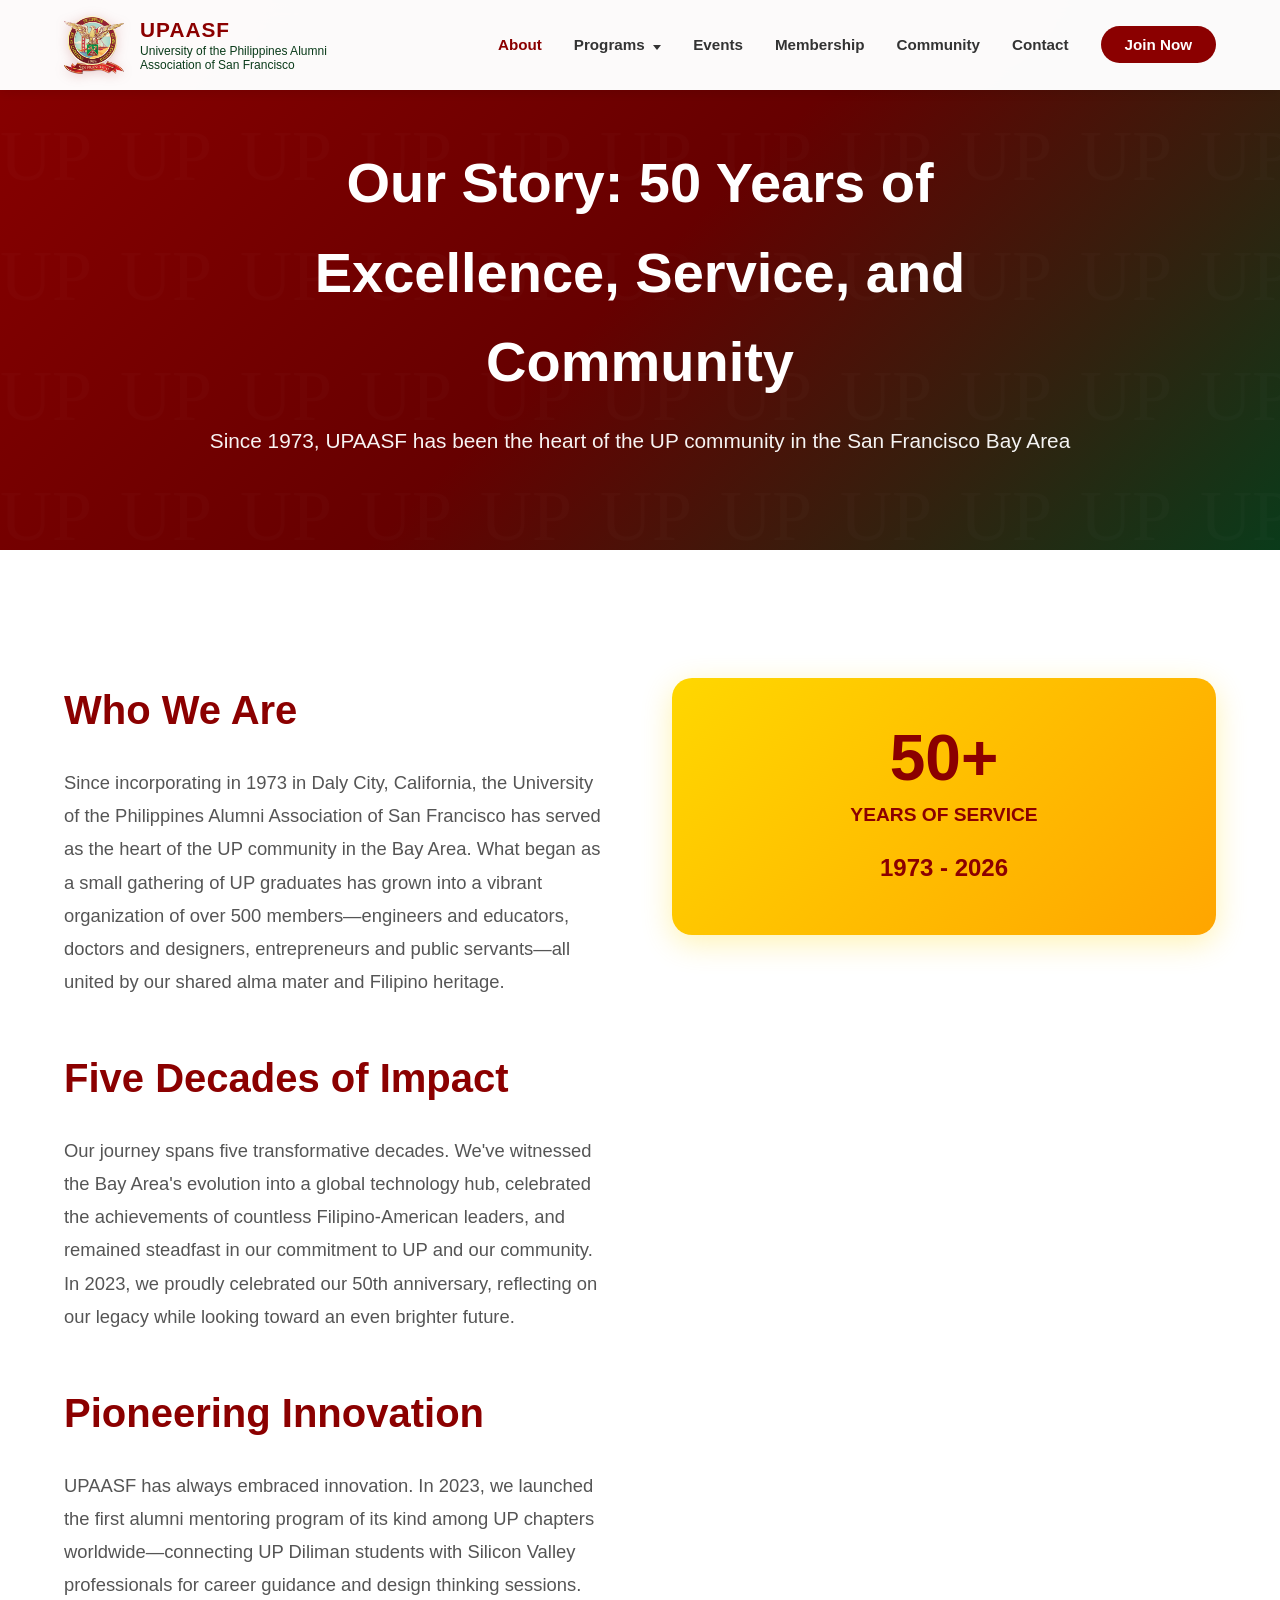
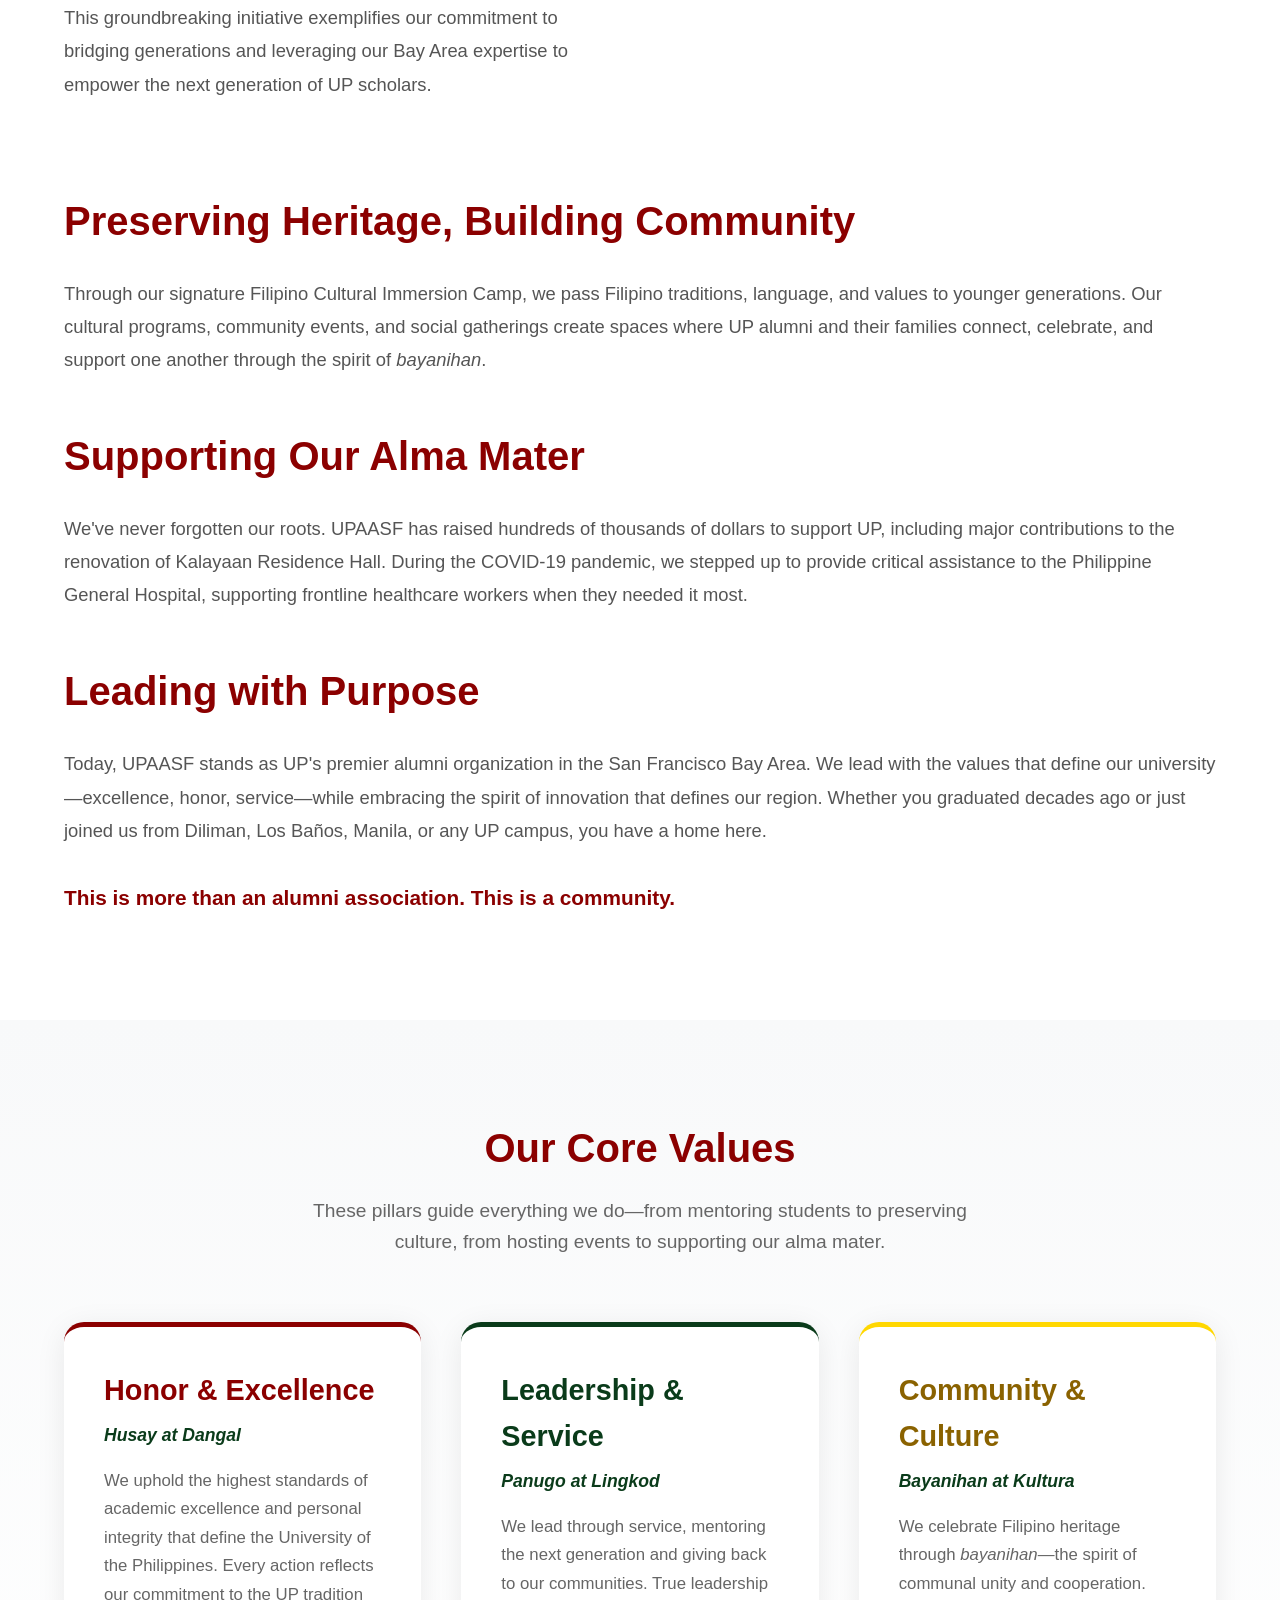
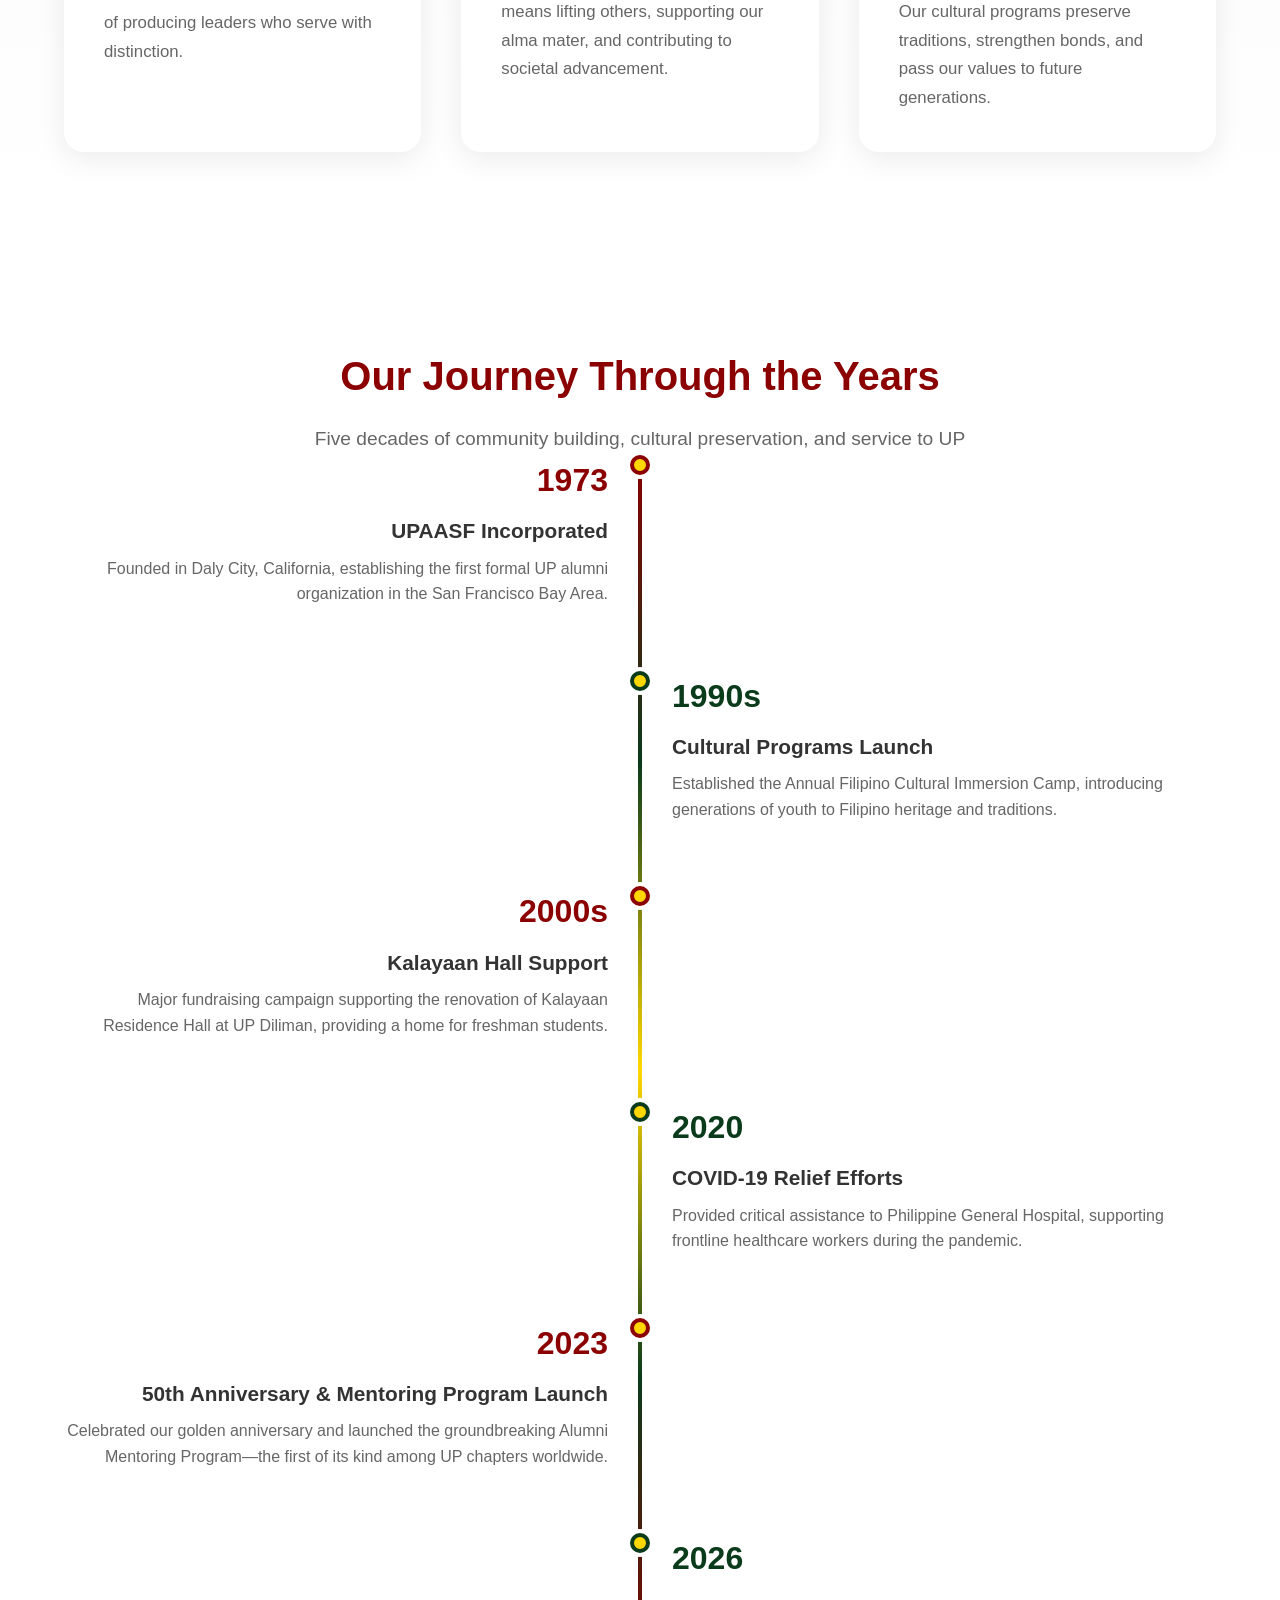
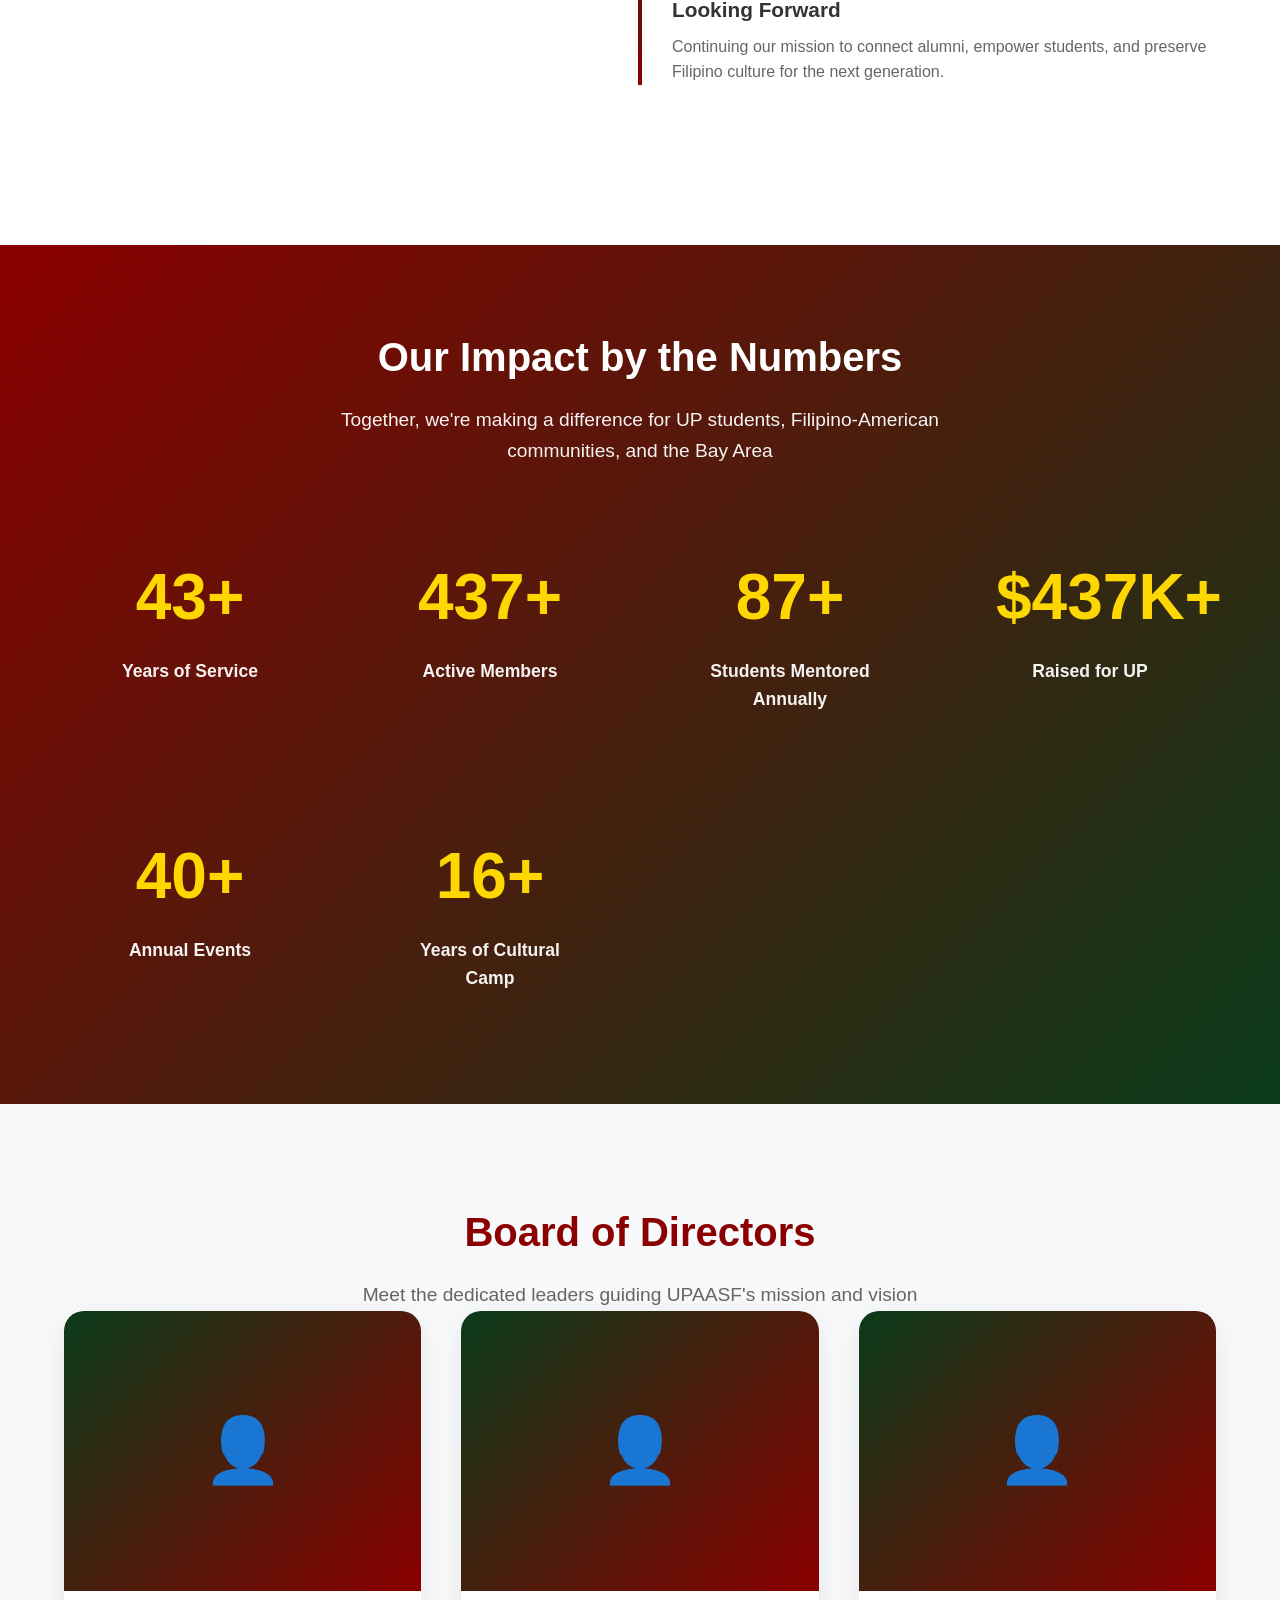
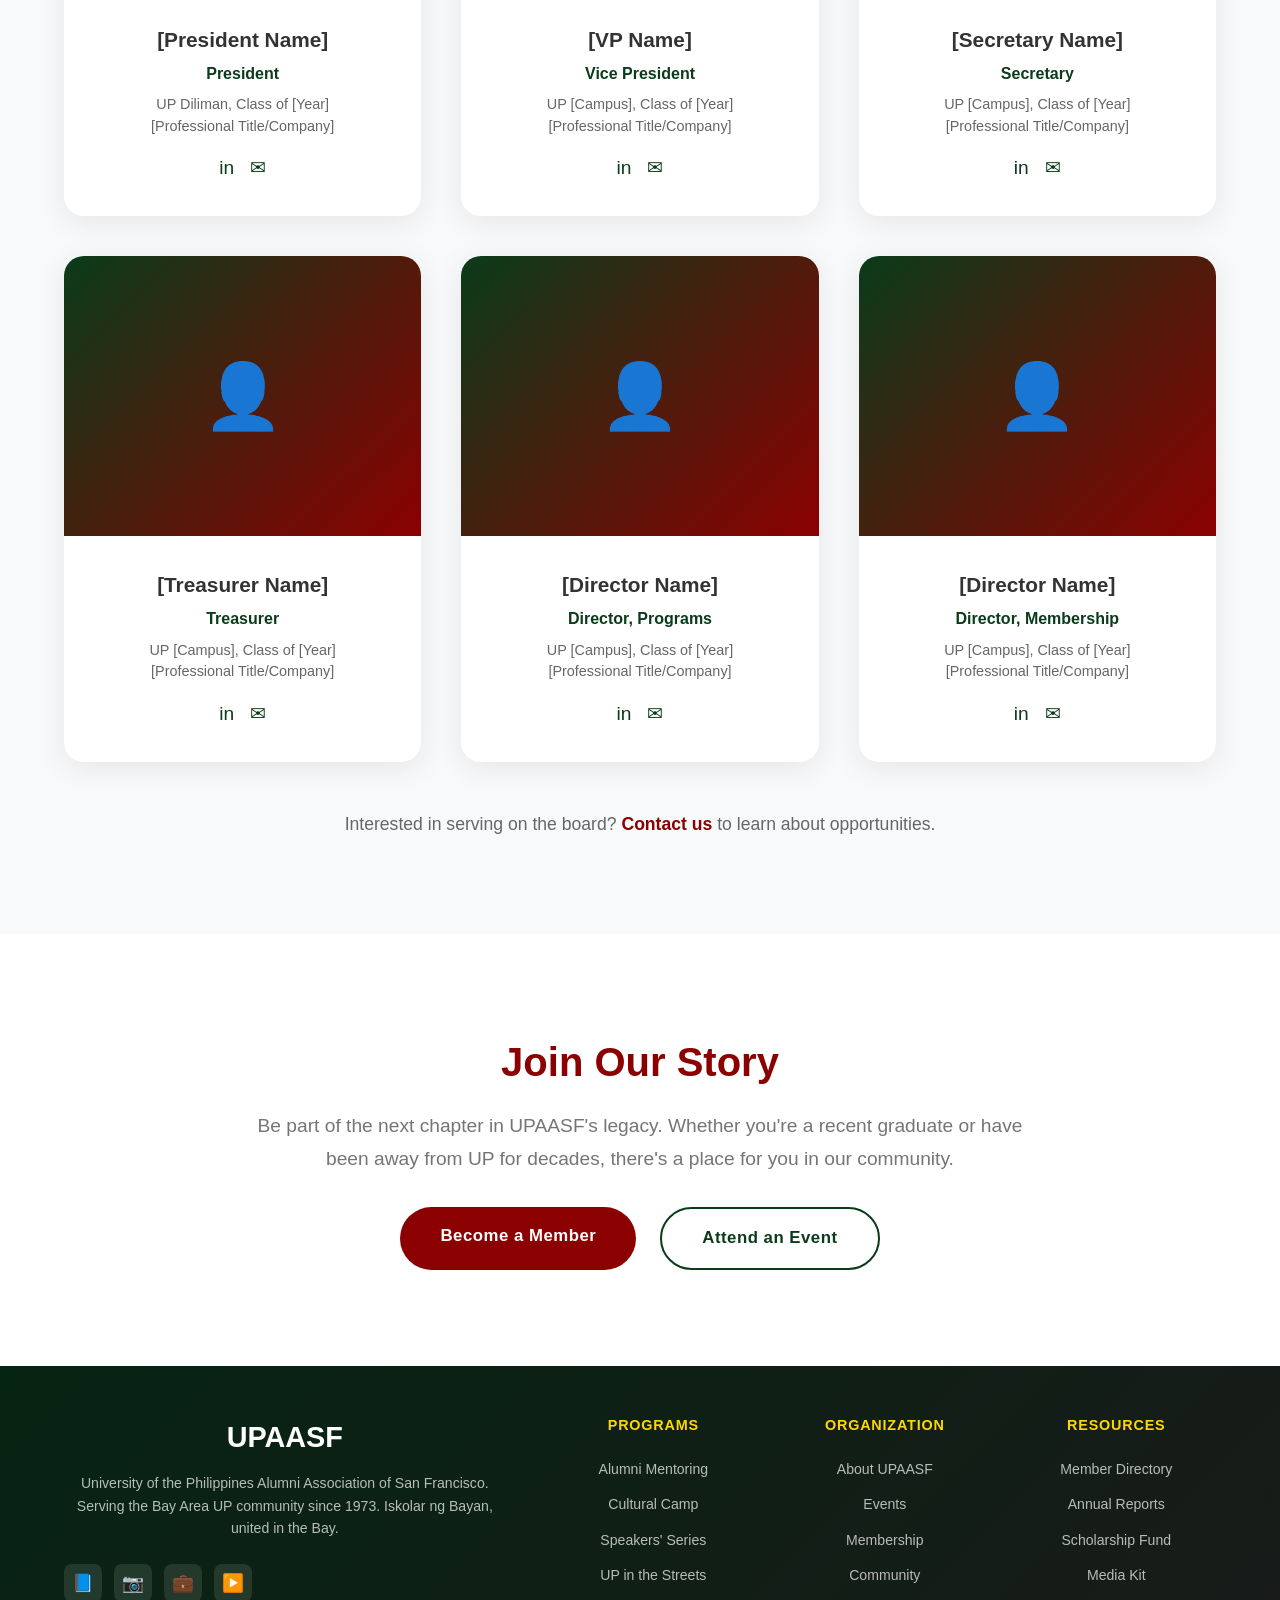
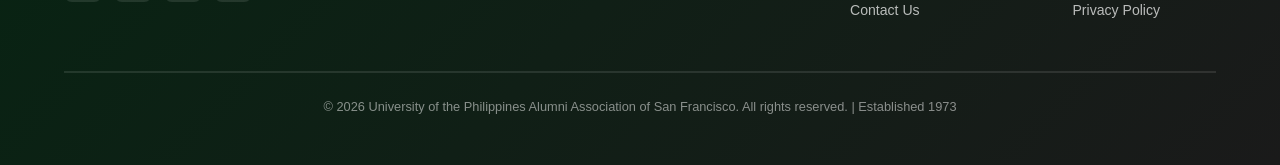
<file: about.html>
<!DOCTYPE html>
<html lang="en">
<head>
    <meta charset="UTF-8">
    <meta name="viewport" content="width=device-width, initial-scale=1.0">
    <title>About UPAASF | 50+ Years Connecting UP Alumni in the Bay Area</title>
    <meta name="description" content="Since 1973, UPAASF has been the leading UP alumni organization in San Francisco, dedicated to community building, cultural preservation, and supporting the University of the Philippines.">

    <!-- Meta tags to prevent search engines from indexing and crawling this page,  -->
    <meta name="robots" content="noindex, nofollow">

    <!-- Prevent AI bots from crawling this page -->
    <meta name="noai" content="true">

    <!-- Shared stylesheet (nav, footer, buttons, page-hero, CTA, utilities) -->
    <link rel="stylesheet" href="./shared/styles.css">

    <style>
        /* ============================================================
           PAGE-SPECIFIC STYLES & OVERRIDES
           -- 2026/03/15 — GREEN ENHANCEMENT PATCH
           ============================================================ */

        /* ----- Who We Are – two-column layout ----- */
        .content-section {
            max-width: 1400px;
            margin: 0 auto;
            padding: 5rem 5%;
        }

        .content-section h3 {
            font-size: 2.5rem;
            color: var(--up-maroon);
            margin-bottom: 1.5rem;
            font-weight: 800;
        }

        .content-section p {
            font-size: 1.15rem;
            line-height: 1.8;
            margin-bottom: 1.5rem;
            color: #555;
        }

        .two-column {
            display: grid;
            grid-template-columns: 1fr 1fr;
            gap: 4rem;
            align-items: start;
            margin: 3rem 0;
        }

        .anniversary-badge {
            background: linear-gradient(135deg, var(--up-gold), #FFA500);
            color: var(--up-maroon);
            padding: 3rem;
            border-radius: 20px;
            text-align: center;
            box-shadow: 0 8px 30px rgba(255, 215, 0, 0.3);
            position: sticky;
            top: 120px;
        }

        .anniversary-badge h4 {
            font-size: 4rem;
            font-weight: 900;
            margin-bottom: 0.5rem;
            line-height: 1;
        }

        .anniversary-badge p {
            font-size: 1.2rem;
            font-weight: 700;
            color: var(--up-maroon);
            margin: 0;
        }

        .anniversary-badge .year-range {
            font-size: 1.5rem;
            font-weight: 800;
            margin-top: 1rem;
        }

        @media (max-width: 768px) {
            .two-column {
                grid-template-columns: 1fr;
                gap: 2rem;
            }
            .anniversary-badge {
                position: static;
                margin-bottom: 2rem;
            }
        }

        /* ----- Core Values ----- */
        .values-section {
            background: linear-gradient(to bottom, #f8f9fa, #ffffff);
            padding: 6rem 5%;
        }

        .values-grid {
            max-width: 1400px;
            margin: 4rem auto 0;
            display: grid;
            grid-template-columns: repeat(auto-fit, minmax(320px, 1fr));
            gap: 2.5rem;
        }

        .value-card {
            background: white;
            padding: 2.5rem;
            border-radius: 20px;
            box-shadow: 0 6px 30px rgba(0,0,0,0.08);
            transition: all 0.3s ease;
            border-top: 5px solid var(--up-maroon);
        }

        /* Card 2 = green top border, Card 3 = gold top border */
        .value-card:nth-child(2) { border-top-color: var(--up-green); }
        .value-card:nth-child(3) { border-top-color: var(--up-gold); }

        .value-card:hover {
            transform: translateY(-10px);
            box-shadow: 0 12px 40px rgba(0,0,0,0.15);
        }

        .value-card h4 {
            font-size: 1.8rem;
            color: var(--up-maroon);     /* Card 1: maroon */
            margin-bottom: 0.5rem;
            font-weight: 800;
        }

        /* ── GREEN UPDATE: card 2 h4 matches its green top border ── */
        .value-card:nth-child(2) h4 { color: var(--up-green); }

        /* ── GREEN UPDATE: card 3 h4 in dark gold/amber for contrast ── */
        .value-card:nth-child(3) h4 { color: #8a6200; }

        .value-card .tagalog {
            font-size: 1.1rem;
            color: var(--up-green);
            font-style: italic;
            margin-bottom: 1rem;
            font-weight: 600;
        }

        .value-card p { color: #666; line-height: 1.7; font-size: 1.05rem; }

        /* ----- Timeline ----- */
        .timeline-section {
            padding: 6rem 5%;
            background: white;
        }

        .timeline-section > div {
            max-width: 1400px;
            margin: 0 auto;
            text-align: center;
        }

        .timeline {
            max-width: 900px;
            margin: 4rem auto 0;
            position: relative;
        }

        /* ── GREEN UPDATE: timeline spine becomes a 3-color gradient ── */
        .timeline::before {
            content: '';
            position: absolute;
            left: 50%;
            top: 0; bottom: 0;
            width: 4px;
            background: linear-gradient(to bottom, var(--up-maroon), var(--up-green), var(--up-gold), var(--up-green), var(--up-maroon));
            transform: translateX(-50%);
        }

        .timeline-item {
            margin-bottom: 4rem;
            position: relative;
        }

        .timeline-item:nth-child(odd) {
            padding-right: calc(50% + 2rem);
            text-align: right;
        }

        .timeline-item:nth-child(even) {
            padding-left: calc(50% + 2rem);
            text-align: left;
        }

        .timeline-dot {
            position: absolute;
            left: 50%;
            top: 0;
            width: 20px;
            height: 20px;
            background: var(--up-gold);
            border: 4px solid var(--up-maroon);
            border-radius: 50%;
            transform: translateX(-50%);
            box-shadow: 0 0 0 4px white;
            transition: transform 0.3s ease;
        }

        /* ── GREEN UPDATE: even timeline dots use green border ── */
        .timeline-item:nth-child(even) .timeline-dot {
            border-color: var(--up-green);
            background: var(--up-gold);
        }

        .timeline-year {
            font-size: 2rem;
            font-weight: 900;
            color: var(--up-maroon);      /* odd items: maroon */
            margin-bottom: 0.5rem;
        }

        /* ── GREEN UPDATE: even timeline years display in green ── */
        .timeline-item:nth-child(even) .timeline-year {
            color: var(--up-green);
        }

        .timeline-content h5 {
            font-size: 1.3rem;
            color: #333;
            margin-bottom: 0.5rem;
            font-weight: 700;
        }

        .timeline-content p { color: #666; font-size: 1rem; }

        @media (max-width: 768px) {
            .timeline::before { left: 0; }

            .timeline-item:nth-child(odd),
            .timeline-item:nth-child(even) {
                padding-left: 2rem;
                padding-right: 0;
                text-align: left !important;
            }

            .timeline-dot { left: 0; }
        }

        /* ----- Impact Stats ----- */
        .impact-stats {
            background: linear-gradient(135deg, var(--up-maroon), var(--up-green));
            color: white;
            padding: 5rem 5%;
            text-align: center;
        }

        .stats-grid {
            max-width: 1200px;
            margin: 3rem auto 0;
            display: grid;
            grid-template-columns: repeat(auto-fit, minmax(200px, 1fr));
            gap: 3rem;
        }

        .stat-item { padding: 2rem; }

        .stat-number {
            font-size: 4rem;
            font-weight: 900;
            color: var(--up-gold);
            display: block;
            margin-bottom: 0.5rem;
        }

        .stat-label { font-size: 1.1rem; opacity: 0.95; font-weight: 600; }

        /* ----- Leadership / Board ----- */
        .leadership-section {
            background: #f8f9fa;
            padding: 6rem 5%;
        }

        .leadership-section > div {
            max-width: 1400px;
            margin: 0 auto;
            text-align: center;
        }

        .leadership-grid {
            max-width: 1400px;
            margin: 4rem auto 0;
            display: grid;
            grid-template-columns: repeat(auto-fit, minmax(280px, 1fr));
            gap: 2.5rem;
        }

        .leader-card {
            background: white;
            border-radius: 20px;
            overflow: hidden;
            box-shadow: 0 6px 30px rgba(0,0,0,0.08);
            transition: all 0.3s ease;
            text-align: center;
        }

        .leader-card:hover {
            transform: translateY(-10px);
            box-shadow: 0 12px 40px rgba(0,0,0,0.15);
        }

        /* ── GREEN UPDATE: leader image placeholder uses green → maroon gradient ──
        Alternating direction vs. hero (maroon→green) for visual variety */
        .leader-image {
            width: 100%;
            height: 280px;
            background: linear-gradient(135deg, var(--up-green), var(--up-maroon));
            display: flex;
            align-items: center;
            justify-content: center;
            color: white;
            font-size: 4rem;
            font-weight: 900;
        }

        .leader-info { padding: 2rem; }

        .leader-info h5 {
            font-size: 1.3rem;
            color: #333;
            margin-bottom: 0.3rem;
            font-weight: 700;
        }

        /* ── GREEN UPDATE: position label in green instead of all-maroon ── */
        .leader-info .position {
            color: var(--up-green);
            font-weight: 700;
            margin-bottom: 0.5rem;
            font-size: 1rem;
        }

        .leader-info .details {
            color: #666;
            font-size: 0.9rem;
            line-height: 1.5;
        }

        .leader-social {
            display: flex;
            justify-content: center;
            gap: 1rem;
            margin-top: 1rem;
        }

        .leader-social a {
            color: var(--up-green);
            font-size: 1.2rem;
            transition: color 0.3s;
            text-decoration: none;
        }

        .leader-social a:hover { color: var(--up-maroon); }

        /* about.html overrides the shared CTA section colours to white-on-dark */
        .about-cta.cta-section {
            background: white;
            padding: 6rem 5%;
        }

        .about-cta .cta-content h3 { color: var(--up-maroon); }
        .about-cta .cta-content p  { color: #666; }

        .about-cta .btn-primary {
            background: var(--up-maroon);
            color: white;
            box-shadow: 0 6px 25px var(--up-marron-glow);
        }

        .about-cta .btn-primary:hover {
            background: var(--up-maroon-dark);
            box-shadow: 0 8px 35px rgba(139, 0, 0, 0.4);
        }

        /* ── GREEN UPDATE: secondary CTA button becomes green for visual balance ── */
        .about-cta .btn-secondary {
            color: var(--up-green);
            border-color: var(--up-green);
        }

        .about-cta .btn-secondary:hover {
            background: var(--up-green);
            color: white;
        }

    </style>
</head>
<body data-page="about" data-join-href="#join">
    <!-- Shared header injected by site.js -->
    <div id="site-header"></div>

    <!-- ==================== PAGE HERO ==================== -->
    <section class="page-hero">
        <div class="page-hero-content">
            <h2>Our Story: 50 Years of Excellence, Service, and Community</h2>
            <p>Since 1973, UPAASF has been the heart of the UP community in the San Francisco Bay Area</p>
        </div>
    </section>

    <!-- ==================== WHO WE ARE ==================== -->
    <section class="content-section">
		<!--
        <div class="two-column">
            <div>
                <h3>Who We Are</h3>
                <p>Since incorporating in 1973 in Daly City, California, the University of the Philippines Alumni Association of San Francisco has served as the heart of the UP community in the Bay Area. What began as a small gathering of UP graduates has grown into a vibrant organization of over 500 members—engineers and educators, doctors and designers, entrepreneurs and public servants—all united by our shared alma mater and Filipino heritage.</p>

                <h3 style="margin-top: 3rem;">Five Decades of Impact</h3>
                <p>Our journey spans five transformative decades. We've witnessed the Bay Area's evolution into a global technology hub, celebrated the achievements of countless Filipino-American leaders, and remained steadfast in our commitment to UP and our community.</p>

                <p>We lead with the values that define our university—excellence, honor, service—while embracing the spirit of innovation that defines our region. Whether you graduated decades ago or just joined us from Diliman, Los Baños, Manila, or any UP campus, you have a home here.</p>

                <p style="font-size: 1.3rem; font-weight: 700; color: var(--up-maroon); margin-top: 2rem;">This is more than an alumni association. This is a community.</p>
            </div>

            <div class="anniversary-badge">
                <h4>50+</h4>
                <p>Years of Excellence</p>
                <p class="year-range">1973 – 2026</p>
                <p style="margin-top: 1.5rem; font-size: 1rem; font-weight: 600;">Bay Area's Premier<br>UP Alumni Organization</p>
            </div>
        </div>
		-->
		
        <div class="two-column">
            <div>
                <h3>Who We Are</h3>
                <p>Since incorporating in 1973 in Daly City, California, the University of the Philippines Alumni Association of San Francisco has served as the heart of the UP community in the Bay Area. What began as a small gathering of UP graduates has grown into a vibrant organization of over 500 members—engineers and educators, doctors and designers, entrepreneurs and public servants—all united by our shared alma mater and Filipino heritage.</p>

                <h3 style="margin-top: 3rem;">Five Decades of Impact</h3>
                <p>Our journey spans five transformative decades. We've witnessed the Bay Area's evolution into a global technology hub, celebrated the achievements of countless Filipino-American leaders, and remained steadfast in our commitment to UP and our community. In 2023, we proudly celebrated our 50th anniversary, reflecting on our legacy while looking toward an even brighter future.</p>

                <h3 style="margin-top: 3rem;">Pioneering Innovation</h3>
                <p>UPAASF has always embraced innovation. In 2023, we launched the first alumni mentoring program of its kind among UP chapters worldwide—connecting UP Diliman students with Silicon Valley professionals for career guidance and design thinking sessions. This groundbreaking initiative exemplifies our commitment to bridging generations and leveraging our Bay Area expertise to empower the next generation of UP scholars.</p>
            </div>

			<div class="anniversary-badge">
				<h4>50+</h4>
				<p>YEARS OF SERVICE</p>
				<div class="year-range">1973 - 2026</div>
			</div>
        </div>

        <div style="margin-top: 4rem;">
            <h3>Preserving Heritage, Building Community</h3>
            <p>Through our signature Filipino Cultural Immersion Camp, we pass Filipino traditions, language, and values to younger generations. Our cultural programs, community events, and social gatherings create spaces where UP alumni and their families connect, celebrate, and support one another through the spirit of <em>bayanihan</em>.</p>

            <h3 style="margin-top: 3rem;">Supporting Our Alma Mater</h3>
            <p>We've never forgotten our roots. UPAASF has raised hundreds of thousands of dollars to support UP, including major contributions to the renovation of Kalayaan Residence Hall. During the COVID-19 pandemic, we stepped up to provide critical assistance to the Philippine General Hospital, supporting frontline healthcare workers when they needed it most.</p>

            <h3 style="margin-top: 3rem;">Leading with Purpose</h3>
            <p>Today, UPAASF stands as UP's premier alumni organization in the San Francisco Bay Area. We lead with the values that define our university—excellence, honor, service—while embracing the spirit of innovation that defines our region. Whether you graduated decades ago or just joined us from Diliman, Los Baños, Manila, or any UP campus, you have a home here.</p>

            <p style="font-size: 1.3rem; font-weight: 700; color: var(--up-maroon); margin-top: 2rem;">This is more than an alumni association. This is a community.</p>
        </div>
    </section>

    <!-- ==================== CORE VALUES ==================== -->
    <section class="values-section">
        <div style="max-width: 1400px; margin: 0 auto; text-align: center;">
            <h3 style="font-size: 2.5rem; color: var(--up-maroon); margin-bottom: 1rem;">Our Core Values</h3>
            <p style="font-size: 1.2rem; color: #666; max-width: 700px; margin: 0 auto;">These pillars guide everything we do—from mentoring students to preserving culture, from hosting events to supporting our alma mater.</p>
        </div>

        <div class="values-grid">
            <div class="value-card fade-in">
                <h4>Honor &amp; Excellence</h4>
                <p class="tagalog">Husay at Dangal</p>
                <p>We uphold the highest standards of academic excellence and personal integrity that define the University of the Philippines. Every action reflects our commitment to the UP tradition of producing leaders who serve with distinction.</p>
            </div>

            <div class="value-card fade-in">
                <h4>Leadership &amp; Service</h4>
                <p class="tagalog">Panugo at Lingkod</p>
                <p>We lead through service, mentoring the next generation and giving back to our communities. True leadership means lifting others, supporting our alma mater, and contributing to societal advancement.</p>
            </div>

            <div class="value-card fade-in">
                <h4>Community &amp; Culture</h4>
                <p class="tagalog">Bayanihan at Kultura</p>
                <p>We celebrate Filipino heritage through <em>bayanihan</em>—the spirit of communal unity and cooperation. Our cultural programs preserve traditions, strengthen bonds, and pass our values to future generations.</p>
            </div>
        </div>
    </section>

    <!-- ==================== TIMELINE ==================== -->
    <section class="timeline-section">
        <div>
            <h3 style="font-size: 2.5rem; color: var(--up-maroon); margin-bottom: 1rem;">Our Journey Through the Years</h3>
            <p style="font-size: 1.2rem; color: #666; max-width: 700px; margin: 0 auto;">Five decades of community building, cultural preservation, and service to UP</p>
        </div>

        <div class="timeline">
            <div class="timeline-item fade-in">
                <div class="timeline-dot"></div>
                <div class="timeline-year">1973</div>
                <div class="timeline-content">
                    <h5>UPAASF Incorporated</h5>
                    <p>Founded in Daly City, California, establishing the first formal UP alumni organization in the San Francisco Bay Area.</p>
                </div>
            </div>

            <div class="timeline-item fade-in">
                <div class="timeline-dot"></div>
                <div class="timeline-year">1990s</div>
                <div class="timeline-content">
                    <h5>Cultural Programs Launch</h5>
                    <p>Established the Annual Filipino Cultural Immersion Camp, introducing generations of youth to Filipino heritage and traditions.</p>
                </div>
            </div>

            <div class="timeline-item fade-in">
                <div class="timeline-dot"></div>
                <div class="timeline-year">2000s</div>
                <div class="timeline-content">
                    <h5>Kalayaan Hall Support</h5>
                    <p>Major fundraising campaign supporting the renovation of Kalayaan Residence Hall at UP Diliman, providing a home for freshman students.</p>
                </div>
            </div>

            <div class="timeline-item fade-in">
                <div class="timeline-dot"></div>
                <div class="timeline-year">2020</div>
                <div class="timeline-content">
                    <h5>COVID-19 Relief Efforts</h5>
                    <p>Provided critical assistance to Philippine General Hospital, supporting frontline healthcare workers during the pandemic.</p>
                </div>
            </div>

            <div class="timeline-item fade-in">
                <div class="timeline-dot"></div>
                <div class="timeline-year">2023</div>
                <div class="timeline-content">
                    <h5>50th Anniversary &amp; Mentoring Program Launch</h5>
                    <p>Celebrated our golden anniversary and launched the groundbreaking Alumni Mentoring Program—the first of its kind among UP chapters worldwide.</p>
                </div>
            </div>

            <div class="timeline-item fade-in">
                <div class="timeline-dot"></div>
                <div class="timeline-year">2026</div>
                <div class="timeline-content">
                    <h5>Looking Forward</h5>
                    <p>Continuing our mission to connect alumni, empower students, and preserve Filipino culture for the next generation.</p>
                </div>
            </div>
        </div>
    </section>

    <!-- ==================== IMPACT STATS ==================== -->
    <section class="impact-stats">
        <h3 style="font-size: 2.5rem; margin-bottom: 1rem;">Our Impact by the Numbers</h3>
        <p style="font-size: 1.2rem; opacity: 0.95; max-width: 700px; margin: 0 auto 2rem;">Together, we're making a difference for UP students, Filipino-American communities, and the Bay Area</p>

        <div class="stats-grid">
            <div class="stat-item">
                <span class="stat-number">50+</span>
                <span class="stat-label">Years of Service</span>
            </div>
            <div class="stat-item">
                <span class="stat-number">500+</span>
                <span class="stat-label">Active Members</span>
            </div>
            <div class="stat-item">
                <span class="stat-number">100+</span>
                <span class="stat-label">Students Mentored Annually</span>
            </div>
            <div class="stat-item">
                <span class="stat-number">$500K+</span>
                <span class="stat-label">Raised for UP</span>
            </div>
            <div class="stat-item">
                <span class="stat-number">50+</span>
                <span class="stat-label">Annual Events</span>
            </div>
            <div class="stat-item">
                <span class="stat-number">20+</span>
                <span class="stat-label">Years of Cultural Camp</span>
            </div>
        </div>
    </section>

    <!-- ==================== BOARD OF DIRECTORS ==================== -->
    <section class="leadership-section">
        <div>
            <h3 style="font-size: 2.5rem; color: var(--up-maroon); margin-bottom: 1rem;">Board of Directors</h3>
            <p style="font-size: 1.2rem; color: #666; max-width: 700px; margin: 0 auto;">Meet the dedicated leaders guiding UPAASF's mission and vision</p>
        </div>

        <div class="leadership-grid">
            <div class="leader-card fade-in">
                <div class="leader-image">👤</div>
                <div class="leader-info">
                    <h5>[President Name]</h5>
                    <p class="position">President</p>
                    <p class="details">UP Diliman, Class of [Year]<br>[Professional Title/Company]</p>
                    <div class="leader-social">
                        <a href="#" title="LinkedIn">in</a>
                        <a href="#" title="Email">✉</a>
                    </div>
                </div>
            </div>

            <div class="leader-card fade-in">
                <div class="leader-image">👤</div>
                <div class="leader-info">
                    <h5>[VP Name]</h5>
                    <p class="position">Vice President</p>
                    <p class="details">UP [Campus], Class of [Year]<br>[Professional Title/Company]</p>
                    <div class="leader-social">
                        <a href="#" title="LinkedIn">in</a>
                        <a href="#" title="Email">✉</a>
                    </div>
                </div>
            </div>

            <div class="leader-card fade-in">
                <div class="leader-image">👤</div>
                <div class="leader-info">
                    <h5>[Secretary Name]</h5>
                    <p class="position">Secretary</p>
                    <p class="details">UP [Campus], Class of [Year]<br>[Professional Title/Company]</p>
                    <div class="leader-social">
                        <a href="#" title="LinkedIn">in</a>
                        <a href="#" title="Email">✉</a>
                    </div>
                </div>
            </div>

            <div class="leader-card fade-in">
                <div class="leader-image">👤</div>
                <div class="leader-info">
                    <h5>[Treasurer Name]</h5>
                    <p class="position">Treasurer</p>
                    <p class="details">UP [Campus], Class of [Year]<br>[Professional Title/Company]</p>
                    <div class="leader-social">
                        <a href="#" title="LinkedIn">in</a>
                        <a href="#" title="Email">✉</a>
                    </div>
                </div>
            </div>

            <div class="leader-card fade-in">
                <div class="leader-image">👤</div>
                <div class="leader-info">
                    <h5>[Director Name]</h5>
                    <p class="position">Director, Programs</p>
                    <p class="details">UP [Campus], Class of [Year]<br>[Professional Title/Company]</p>
                    <div class="leader-social">
                        <a href="#" title="LinkedIn">in</a>
                        <a href="#" title="Email">✉</a>
                    </div>
                </div>
            </div>

            <div class="leader-card fade-in">
                <div class="leader-image">👤</div>
                <div class="leader-info">
                    <h5>[Director Name]</h5>
                    <p class="position">Director, Membership</p>
                    <p class="details">UP [Campus], Class of [Year]<br>[Professional Title/Company]</p>
                    <div class="leader-social">
                        <a href="#" title="LinkedIn">in</a>
                        <a href="#" title="Email">✉</a>
                    </div>
                </div>
            </div>
        </div>

        <div style="text-align: center; margin-top: 3rem;">
            <p style="font-size: 1.1rem; color: #666;">
                Interested in serving on the board?
                <a href="./contact.html" style="color: var(--up-maroon); font-weight: 700; text-decoration: none;">Contact us</a>
                to learn about opportunities.
            </p>
        </div>
    </section>

    <!-- ==================== CTA ==================== -->
    <section class="about-cta cta-section" id="join">
        <div class="cta-content">
            <h3>Join Our Story</h3>
            <p>Be part of the next chapter in UPAASF's legacy. Whether you're a recent graduate or have been away from UP for decades, there's a place for you in our community.</p>
            <div class="cta-buttons">
                <a href="./membership.html" class="btn btn-primary">Become a Member</a>
                <a href="./events.html" class="btn btn-secondary">Attend an Event</a>
            </div>
        </div>
    </section>

    <!-- Shared footer injected by site.js -->
    <div id="site-footer"></div>

    <!-- Shared site components (nav, footer, mobile menu, scroll, fade-in) -->
    <script src="./shared/site.js"></script>

    <!-- Page-specific scripts -->
    <script>
        /* Timeline dot hover — specific to about.html's .timeline-dot layout */
        document.querySelectorAll('.timeline-item').forEach(function (item) {
            item.addEventListener('mouseenter', function () {
                var dot = this.querySelector('.timeline-dot');
                if (dot) dot.style.transform = 'translateX(-50%) scale(1.3)';
            });
            item.addEventListener('mouseleave', function () {
                var dot = this.querySelector('.timeline-dot');
                if (dot) dot.style.transform = 'translateX(-50%) scale(1)';
            });
        });
    </script>
</body>
</html>
</file>
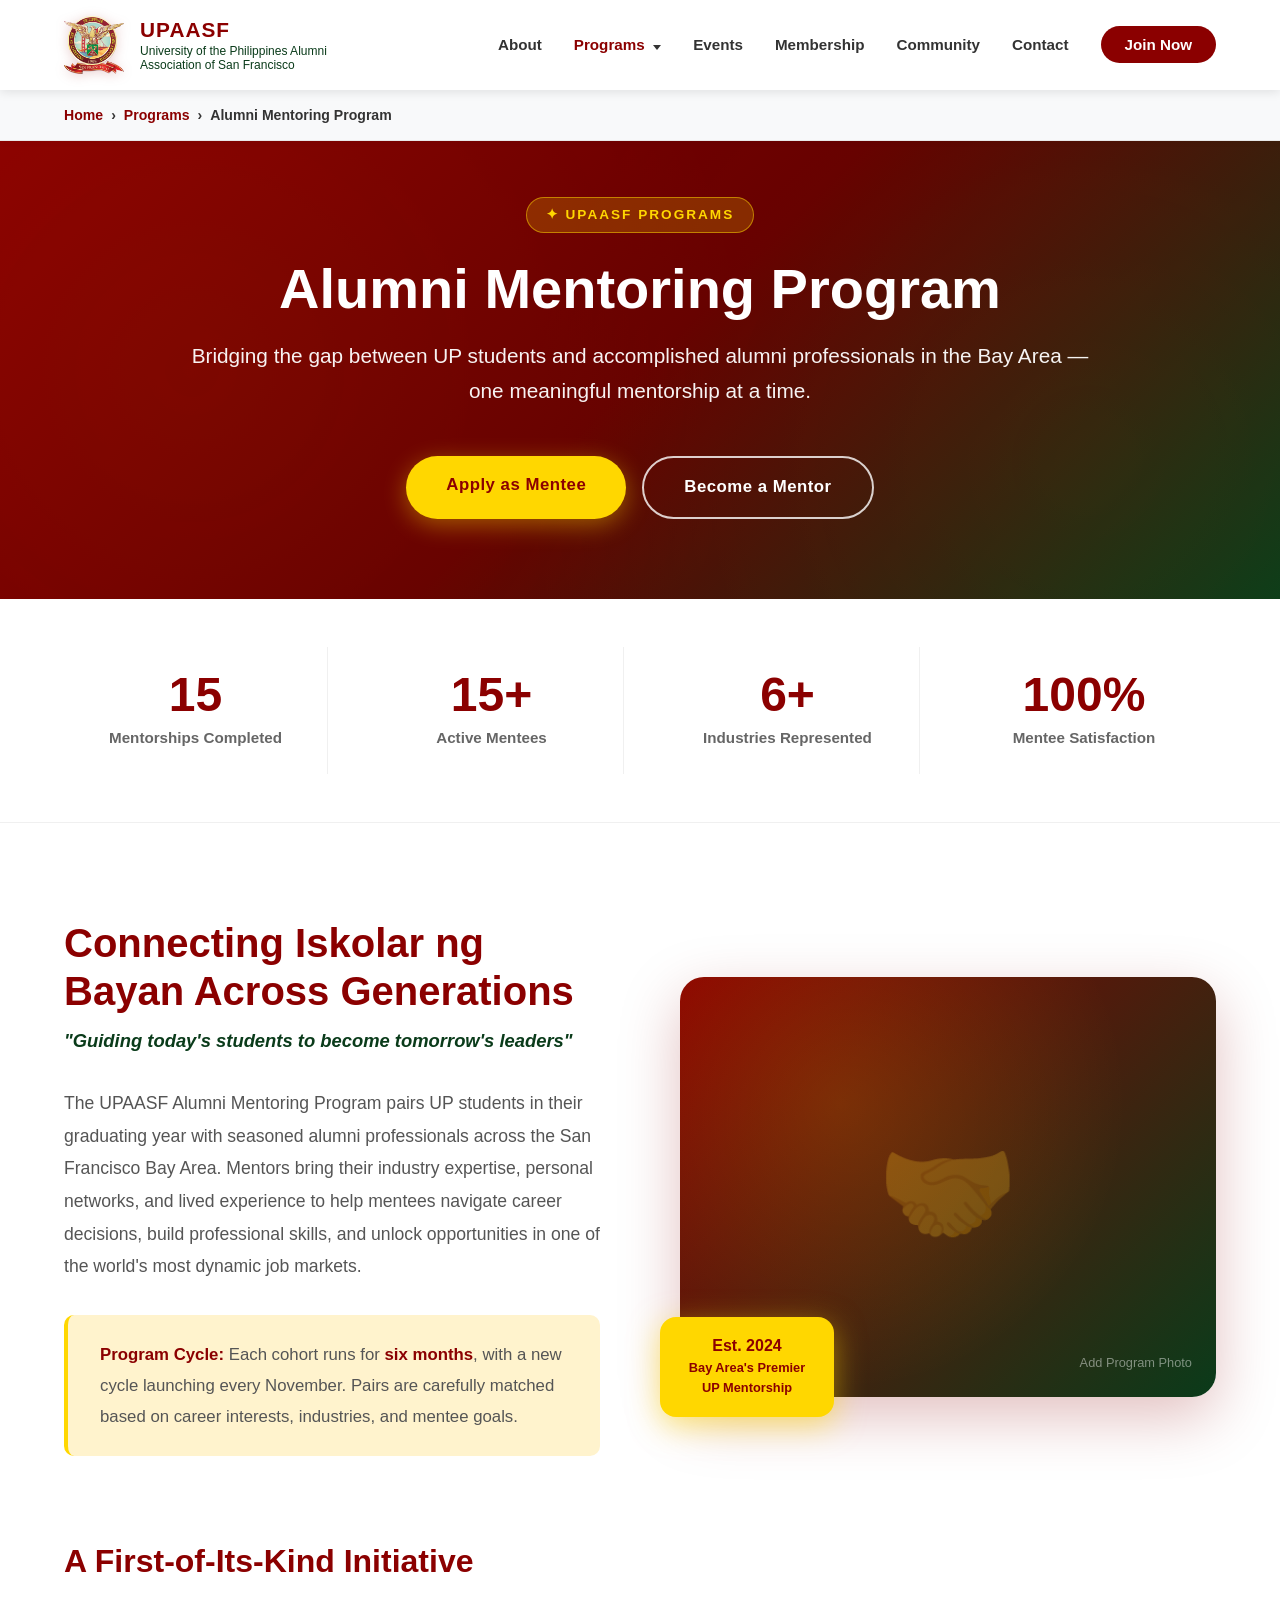
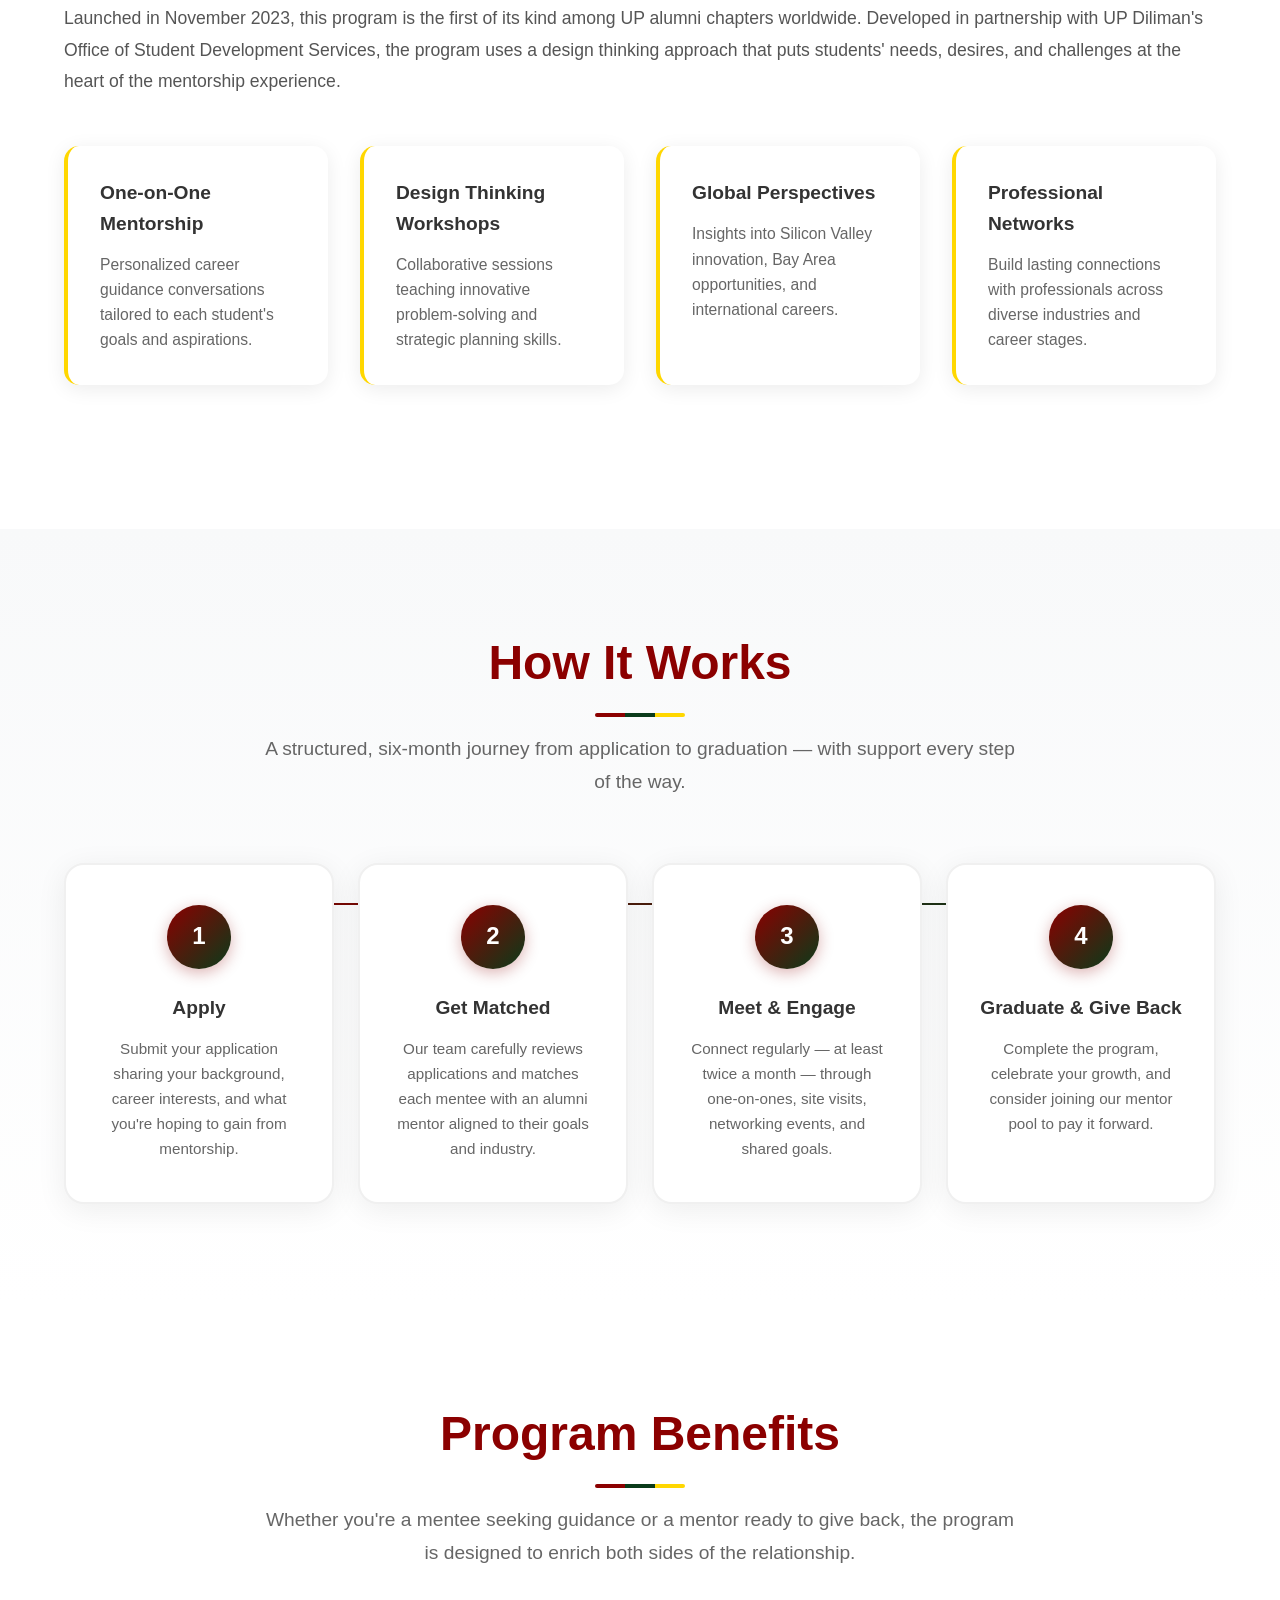
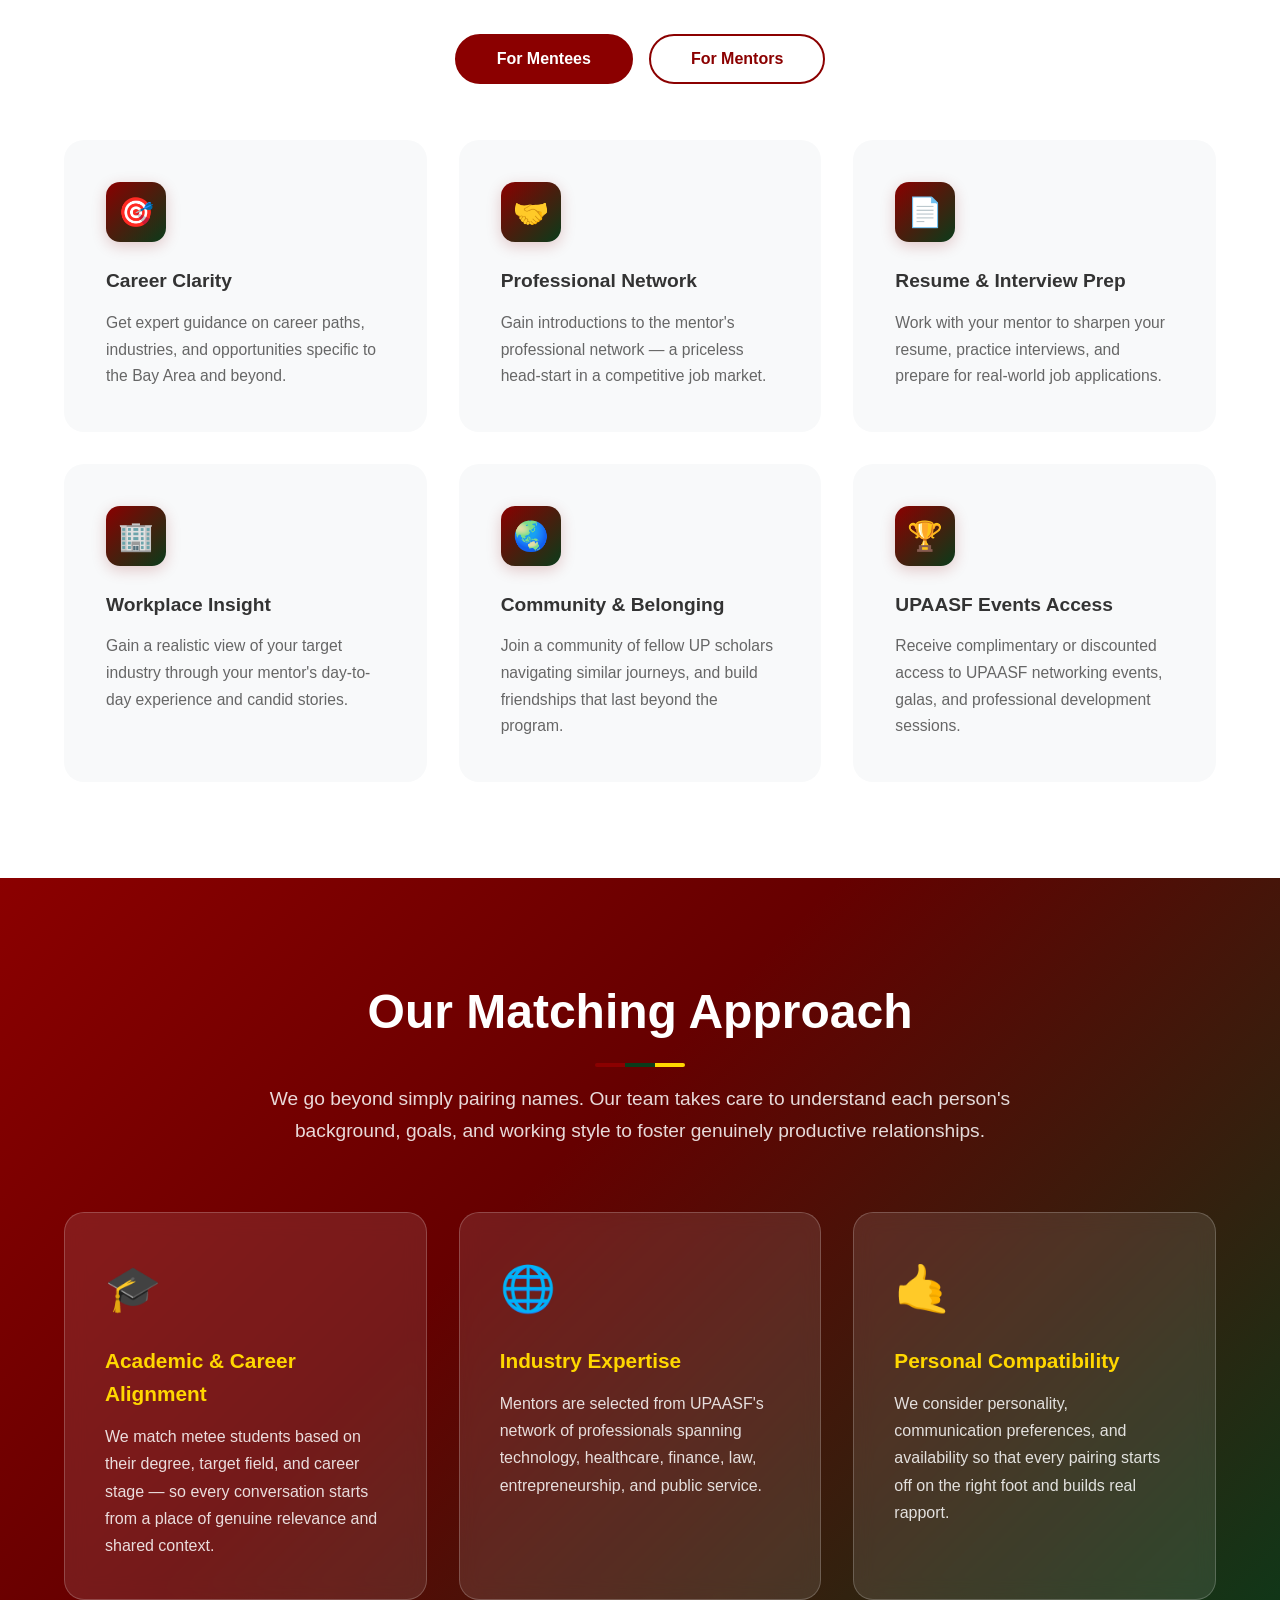
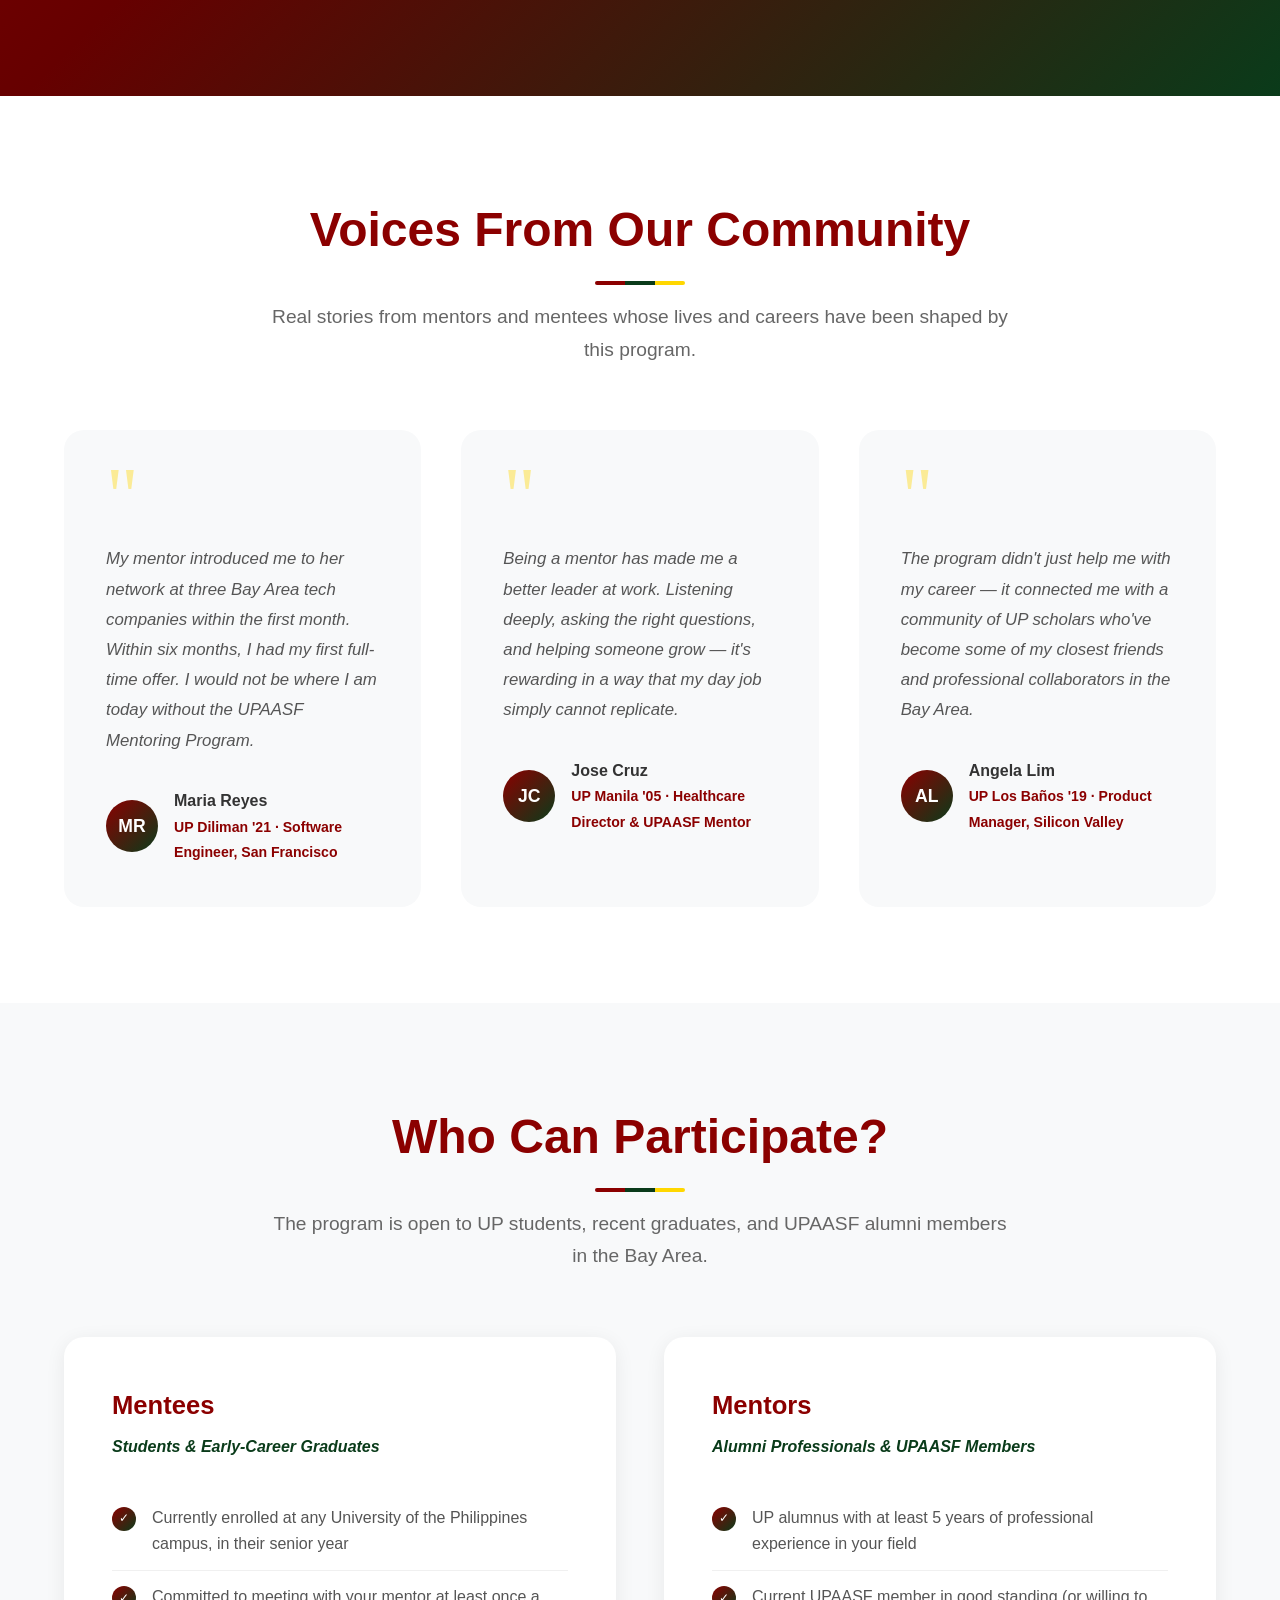
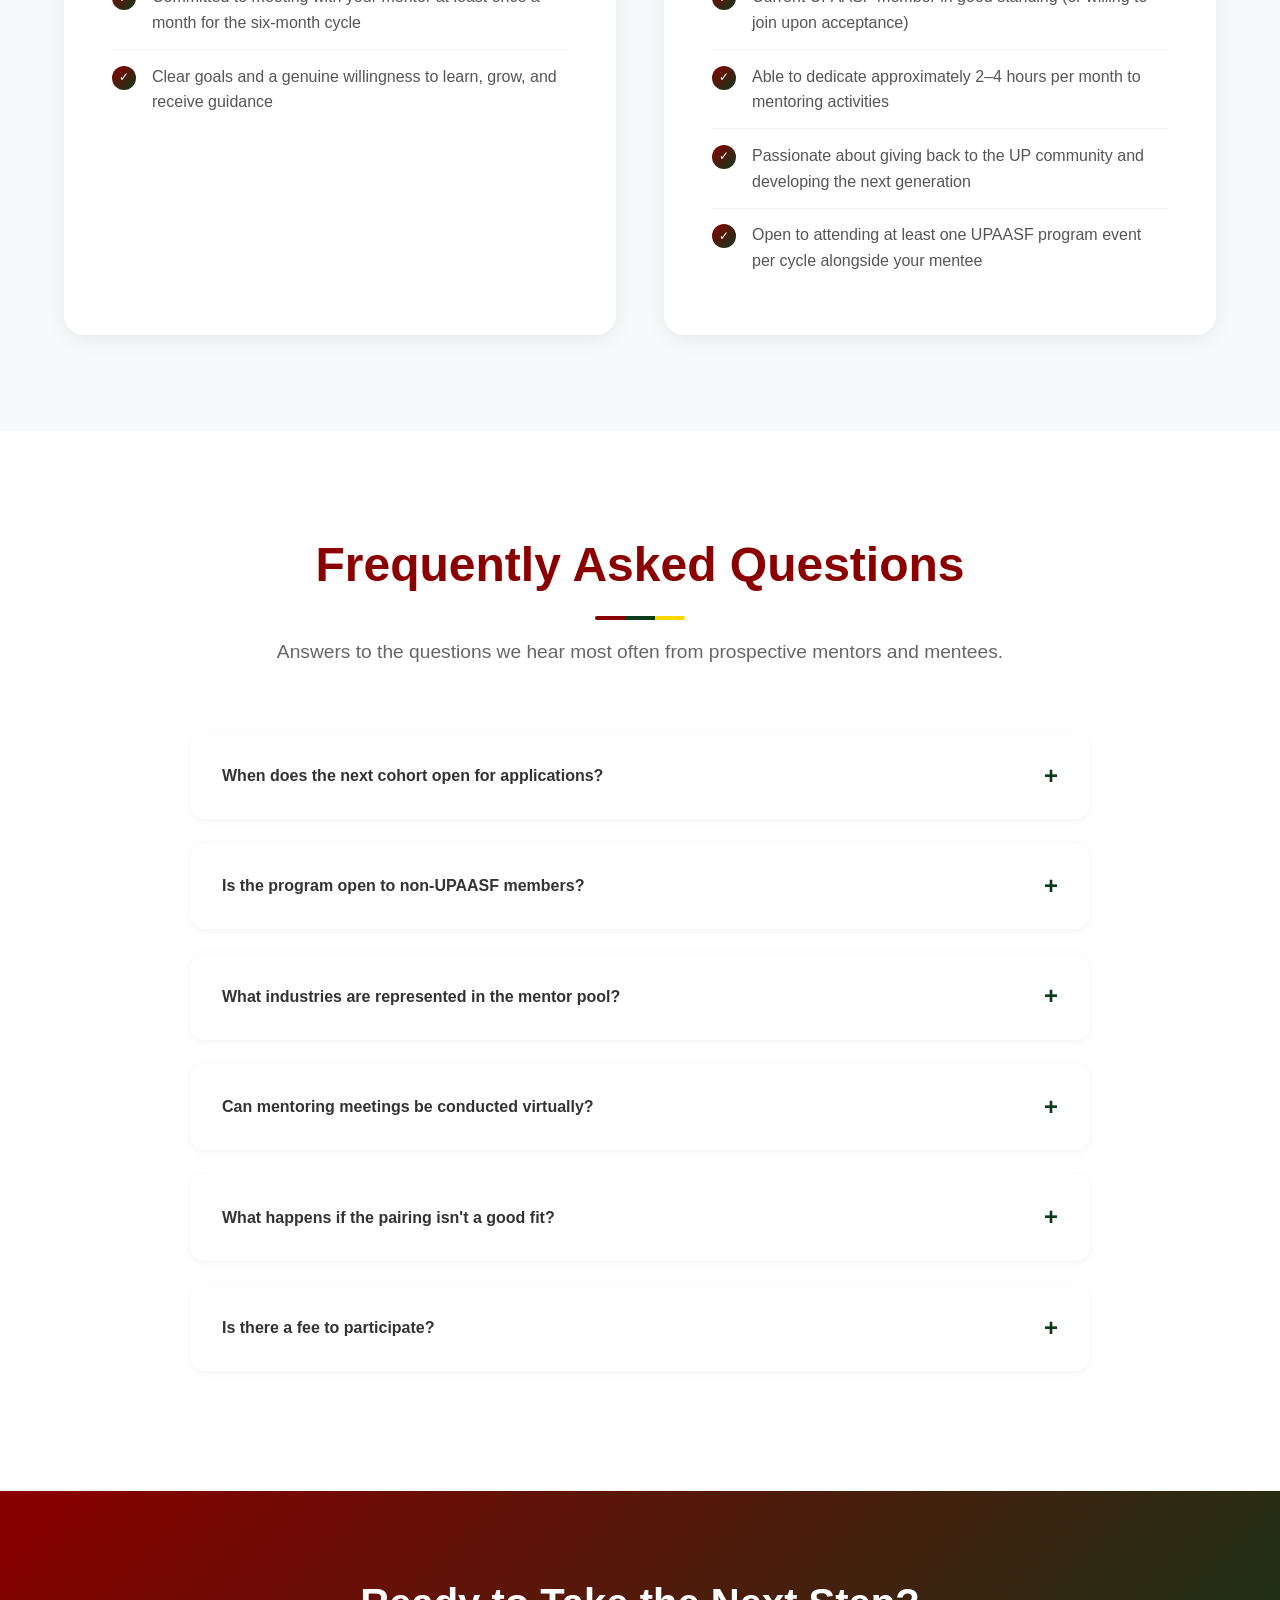
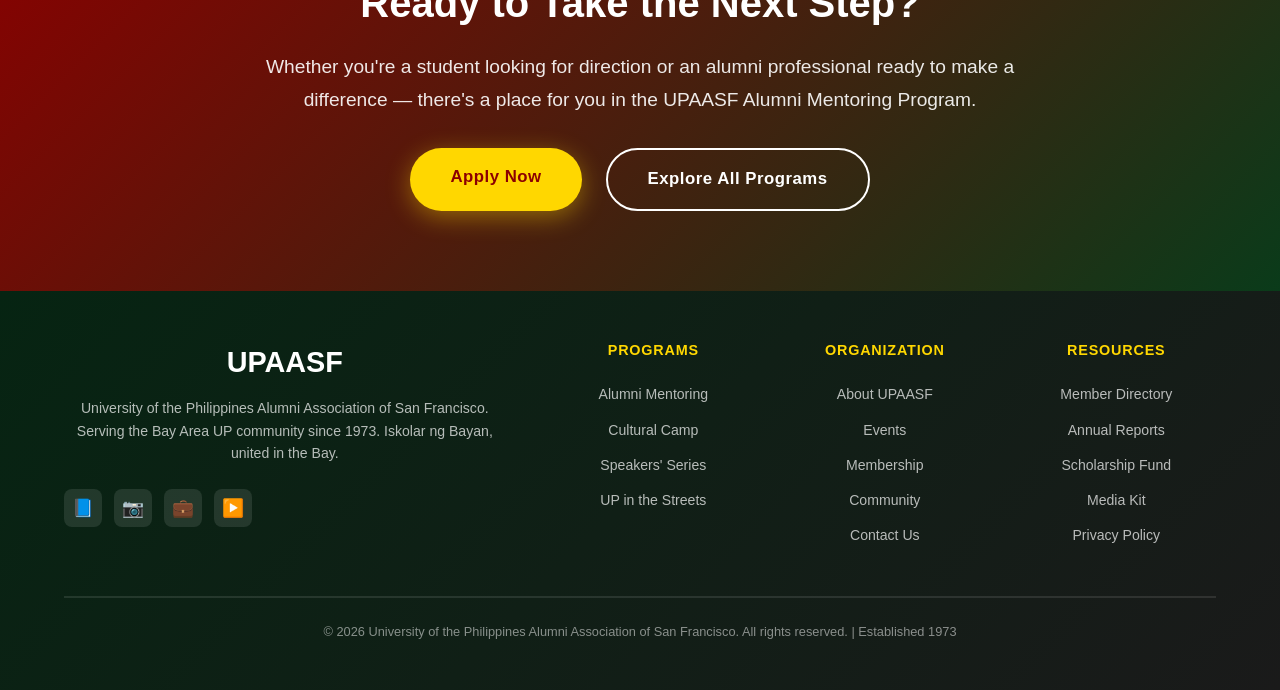
<file: alumni-mentoring-program.html>
<!DOCTYPE html>
<html lang="en">
<head>
    <meta charset="UTF-8">
    <meta name="viewport" content="width=device-width, initial-scale=1.0">
    <title>Alumni Mentoring Program | UPAASF Programs</title>
    <meta name="description" content="UPAASF's Alumni Mentoring Program connects UP students with Bay Area professionals for career guidance, networking, and personal development. Apply today.">

    <!-- Meta tags to prevent search engines from indexing and crawling this page,  -->
    <meta name="robots" content="noindex, nofollow">

    <!-- Prevent AI bots from crawling this page -->
    <meta name="noai" content="true">

    <link rel="stylesheet" href="./shared/styles.css">
    <style>
        /* ─────────────────────────────────────────────────────────────
           AMP PAGE-SPECIFIC STYLES
           Anything already in shared/styles.css is removed from here.
        ───────────────────────────────────────────────────────────── */

        /* Hero: swap the shared tiled "UP" watermark for gold radial glows */
        .page-hero::before {
            background:
                radial-gradient(circle at 15% 50%, rgba(255,215,0,0.12) 0%, transparent 50%),
                radial-gradient(circle at 85% 70%, rgba(255,215,0,0.10) 0%, transparent 50%);
        }

        /* Hero text tweaks — slightly larger than standard inner-page hero */
        .page-hero h2 { font-size: 3.5rem; line-height: 1.15; }

        .hero-actions {
            margin-top: 3rem; /* This provides a consistent, controlled gap */
            display: flex;
            gap: 1rem;
            justify-content: center;
        }

        @media (max-width: 768px) {
            .page-hero h2 { font-size: 2.4rem; }
        }

        /* ── About Section ── */
        .about-section {
            padding: 6rem 5%;
            background: white;
        }

        .about-grid {
            display: grid;
            grid-template-columns: 1fr 1fr;
            gap: 5rem;
            align-items: center;
        }

        .about-content h3 {
            font-size: 2.5rem;
            color: var(--up-maroon);
            font-weight: 900;
            margin-bottom: 0.6rem;
            line-height: 1.2;
        }

        .about-content .tagline {
            font-size: 1.15rem;
            color: var(--up-green);
            font-style: italic;
            font-weight: 600;
            margin-bottom: 1.8rem;
        }

        .about-content p {
            font-size: 1.1rem;
            color: #555;
            line-height: 1.85;
            margin-bottom: 1.2rem;
        }

        .highlight-box {
            background: #fff3cd;
            border-left: 4px solid var(--up-gold);
            padding: 1.5rem 2rem;
            border-radius: 10px;
            margin-top: 2rem;
        }

        .highlight-box p {
            color: #555;
            margin: 0;
            font-size: 1.05rem;
        }

        .highlight-box strong { color: var(--up-maroon); }

        .about-visual {
            position: relative;
        }

        /* Program image placeholder */
        .program-image-block {
            width: 100%;
            height: 420px;
            background: linear-gradient(135deg, var(--up-maroon), var(--up-green));
            border-radius: 24px;
            display: flex;
            align-items: center;
            justify-content: center;
            font-size: 7rem;
            color: rgba(255,255,255,0.25);
            position: relative;
            overflow: hidden;
            box-shadow: 0 20px 60px rgba(139,0,0,0.25);
        }

        .program-image-block::before {
            content: '';
            position: absolute;
            inset: 0;
            background: radial-gradient(circle at 30% 30%, rgba(255,215,0,0.15) 0%, transparent 60%);
        }

        .image-caption {
            position: absolute;
            bottom: 1.5rem;
            right: 1.5rem;
            font-size: 0.8rem;
            color: rgba(255,255,255,0.45);
        }

        .floating-badge {
            position: absolute;
            bottom: -20px;
            left: -20px;
            background: var(--up-gold);
            color: var(--up-maroon);
            padding: 1.2rem 1.8rem;
            border-radius: 16px;
            font-weight: 900;
            font-size: 1rem;
            box-shadow: 0 8px 30px rgba(255,215,0,0.5);
            text-align: center;
            line-height: 1.3;
        }

        /* Features intro + grid */
        .features-intro {
            max-width: 1400px;
            margin: 5rem auto 0;
        }

        .features-intro h4 {
            font-size: 2rem;
            color: var(--up-maroon);
            margin-bottom: 1rem;
        }

        .features-intro p {
            font-size: 1.1rem;
            color: #555;
            line-height: 1.8;
            margin-bottom: 1.2rem;
        }

        .features-grid {
            display: grid;
            grid-template-columns: repeat(auto-fit, minmax(240px, 1fr));
            gap: 2rem;
            margin: 3rem 0;
        }

        .feature-box {
            background: white;
            padding: 2rem;
            border-radius: 15px;
            box-shadow: 0 4px 20px rgba(0,0,0,0.08);
            border-left: 4px solid var(--up-gold);
        }

        .feature-box h5 {
            font-size: 1.2rem;
            color: #333;
            margin-bottom: 0.8rem;
            font-weight: 700;
        }

        .feature-box p {
            color: #666;
            line-height: 1.6;
            font-size: 0.98rem;
        }

        /* ── How It Works ── */
        .how-it-works {
            padding: 6rem 5%;
            background: linear-gradient(to bottom, #f8f9fa, #ffffff);
        }

        .steps-grid {
            display: grid;
            grid-template-columns: repeat(4, 1fr);
            gap: 1.5rem;
            position: relative;
        }

        /* Connecting line between steps */
        .steps-grid::before {
            content: '';
            position: absolute;
            top: 40px;
            left: 12.5%;
            right: 12.5%;
            height: 2px;
            background: linear-gradient(90deg, var(--up-maroon), var(--up-green));
            z-index: 0;
        }

        .step-card {
            background: white;
            border-radius: 20px;
            padding: 2.5rem 2rem;
            text-align: center;
            box-shadow: 0 6px 30px rgba(0,0,0,0.07);
            border: 2px solid #f0f0f0;
            transition: all 0.3s ease;
            position: relative;
            z-index: 1;
        }

        .step-card:hover {
            border-color: var(--up-gold);
            transform: translateY(-6px);
            box-shadow: 0 12px 40px rgba(0,0,0,0.12);
        }

        .step-number {
            width: 64px;
            height: 64px;
            background: linear-gradient(135deg, var(--up-maroon), var(--up-green));
            border-radius: 50%;
            display: flex;
            align-items: center;
            justify-content: center;
            font-size: 1.5rem;
            font-weight: 900;
            color: white;
            margin: 0 auto 1.5rem;
            box-shadow: 0 4px 15px rgba(139,0,0,0.3);
        }

        .step-card h4 {
            font-size: 1.2rem;
            color: #333;
            font-weight: 700;
            margin-bottom: 0.8rem;
        }

        .step-card p {
            font-size: 0.95rem;
            color: #666;
            line-height: 1.65;
        }

        /* ── Benefits ── */
        .benefits-section {
            padding: 6rem 5%;
            background: white;
        }

        .benefits-tabs {
            display: flex;
            justify-content: center;
            gap: 1rem;
            margin-bottom: 3.5rem;
            flex-wrap: wrap;
        }

        .tab-btn {
            padding: 0.9rem 2.5rem;
            font-size: 1rem;
            font-weight: 700;
            border: 2px solid var(--up-maroon);
            border-radius: 50px;
            cursor: pointer;
            transition: all 0.3s ease;
            background: white;
            color: var(--up-maroon);
        }

        .tab-btn.active,
        .tab-btn:hover {
            background: var(--up-maroon);
            color: white;
        }

        .tab-panel { display: none; }
        .tab-panel.active { display: block; }

        .benefits-grid {
            display: grid;
            grid-template-columns: repeat(3, 1fr);
            gap: 2rem;
        }

        .benefit-card {
            background: #f8f9fa;
            border-radius: 20px;
            padding: 2.5rem;
            border: 2px solid transparent;
            transition: all 0.3s ease;
        }

        .benefit-card:hover {
            border-color: var(--up-gold);
            background: white;
            box-shadow: 0 8px 35px rgba(0,0,0,0.1);
            transform: translateY(-5px);
        }

        .benefit-icon {
            width: 60px;
            height: 60px;
            background: linear-gradient(135deg, var(--up-maroon), var(--up-green));
            border-radius: 14px;
            display: flex;
            align-items: center;
            justify-content: center;
            font-size: 1.8rem;
            margin-bottom: 1.5rem;
            box-shadow: 0 4px 15px rgba(139,0,0,0.2);
        }

        .benefit-card h4 {
            font-size: 1.2rem;
            color: #333;
            font-weight: 700;
            margin-bottom: 0.8rem;
        }

        .benefit-card p {
            color: #666;
            line-height: 1.7;
            font-size: 0.98rem;
        }

        /* ── Matching Criteria ── */
        .matching-section {
            padding: 6rem 5%;
            background: linear-gradient(135deg, var(--up-maroon) 0%, var(--up-maroon-dark) 40%, var(--up-green) 100%);
            color: white;
        }

        .matching-section .section-header h3 { color: white; }
        .matching-section .section-header p  { color: rgba(255,255,255,0.85); }

        .matching-grid {
            display: grid;
            grid-template-columns: repeat(3, 1fr);
            gap: 2rem;
        }

        .matching-card {
            background: rgba(255,255,255,0.1);
            backdrop-filter: blur(10px);
            border: 1px solid rgba(255,255,255,0.2);
            border-radius: 20px;
            padding: 2.5rem;
            transition: all 0.3s ease;
        }

        .matching-card:hover {
            background: rgba(255,255,255,0.18);
            transform: translateY(-5px);
        }

        .matching-card .icon {
            font-size: 2.8rem;
            margin-bottom: 1.2rem;
        }

        .matching-card h4 {
            font-size: 1.3rem;
            font-weight: 700;
            margin-bottom: 0.8rem;
            color: var(--up-gold);
        }

        .matching-card p {
            color: rgba(255,255,255,0.85);
            line-height: 1.7;
        }

        /* ── Testimonials ── */
        .testimonials-section {
            padding: 6rem 5%;
            background: white;
        }

        .testimonials-grid {
            display: grid;
            grid-template-columns: repeat(3, 1fr);
            gap: 2.5rem;
        }

        .testimonial-card {
            background: #f8f9fa;
            border-radius: 20px;
            padding: 2.5rem;
            border: 2px solid transparent;
            transition: all 0.3s ease;
        }

        .testimonial-card:hover {
            border-color: var(--up-gold);
            box-shadow: 0 10px 40px rgba(0,0,0,0.1);
        }

        .quote-mark {
            font-size: 5rem;
            color: rgba(255,215,0,0.4);
            line-height: 0.6;
            margin-bottom: 1.5rem;
            font-family: Georgia, serif;
        }

        .testimonial-card p {
            font-size: 1.05rem;
            color: #555;
            line-height: 1.8;
            font-style: italic;
            margin-bottom: 2rem;
        }

        .testimonial-author {
            display: flex;
            align-items: center;
            gap: 1rem;
        }

        .author-avatar {
            width: 52px;
            height: 52px;
            border-radius: 50%;
            background: linear-gradient(135deg, var(--up-maroon), var(--up-green));
            display: flex;
            align-items: center;
            justify-content: center;
            color: white;
            font-weight: 900;
            font-size: 1.1rem;
            flex-shrink: 0;
        }

        .author-info strong {
            display: block;
            color: #333;
            font-weight: 700;
        }

        .author-info span {
            font-size: 0.88rem;
            color: var(--up-maroon);
            font-weight: 600;
        }

        /* ── Eligibility ── */
        .eligibility-section {
            padding: 6rem 5%;
            background: #f8f9fa;
        }

        .eligibility-grid {
            display: grid;
            grid-template-columns: 1fr 1fr;
            gap: 3rem;
        }

        .eligibility-card {
            background: white;
            border-radius: 20px;
            padding: 3rem;
            box-shadow: 0 4px 20px rgba(0,0,0,0.07);
        }

        .eligibility-card h4 {
            font-size: 1.6rem;
            color: var(--up-maroon);
            font-weight: 800;
            margin-bottom: 0.5rem;
        }

        .eligibility-card .role-desc {
            color: var(--up-green);
            font-weight: 600;
            font-style: italic;
            margin-bottom: 2rem;
        }

        .criteria-list { list-style: none; }

        .criteria-list li {
            display: flex;
            align-items: flex-start;
            gap: 1rem;
            padding: 0.85rem 0;
            border-bottom: 1px solid #f0f0f0;
            color: #555;
            font-size: 1rem;
            line-height: 1.6;
        }

        .criteria-list li:last-child { border-bottom: none; }

        .check-icon {
            width: 24px;
            height: 24px;
            background: linear-gradient(135deg, var(--up-maroon), var(--up-green));
            border-radius: 50%;
            display: flex;
            align-items: center;
            justify-content: center;
            color: white;
            font-size: 0.75rem;
            flex-shrink: 0;
            margin-top: 2px;
        }

		/* ----- Stats Bar ----- */
		.stats-bar {
			background: white;
			padding: 3rem 5%;
			border-bottom: 1px solid #f0f0f0;
		}

		.stats-grid {
			max-width: 1400px;
			margin: 0 auto;
			display: grid;
			grid-template-columns: repeat(4, 1fr);
			gap: 2rem;
			text-align: center;
		}

		.stat-item {
			padding: 1.5rem;
			border-right: 1px solid #f0f0f0;
		}

		.stat-item:last-child { border-right: none; }

		.stat-number {
			font-size: 3rem;
			font-weight: 900;
			color: var(--up-maroon);
			line-height: 1;
			margin-bottom: 0.4rem;
		}

		.stat-label {
			font-size: 0.95rem;
			color: #666;
			font-weight: 600;
		}

		@media (max-width: 968px) {
			.stats-grid {
				grid-template-columns: repeat(2, 1fr);
			}
			.stat-item {
				border-right: none;
				border-bottom: 1px solid #f0f0f0;
			}
			.stat-item:nth-child(2n) { border-right: none; }
		}

		@media (max-width: 480px) {
			.stats-grid { grid-template-columns: 1fr 1fr; }
			.stat-number { font-size: 2.2rem; }
		}
        /* ── FAQ section wrapper ── */
        .faq-section {
            padding: 6rem 5%;
            background: white;
        }

        .faq-list {
            max-width: 900px;
            margin: 0 auto;
        }

        /* ── Responsive ── */
        @media (max-width: 968px) {
            .about-grid {
                grid-template-columns: 1fr;
                gap: 3rem;
            }
            /* Hide the decorative image column — content is enough on tablet */
            .about-grid .about-visual { display: none; }

            .steps-grid {
                grid-template-columns: 1fr 1fr;
            }
            .steps-grid::before { display: none; }

            .benefits-grid { grid-template-columns: 1fr 1fr; }

            .matching-grid { grid-template-columns: 1fr; }

            .testimonials-grid { grid-template-columns: 1fr; }

            .eligibility-grid { grid-template-columns: 1fr; }
        }

        @media (max-width: 600px) {
            .steps-grid    { grid-template-columns: 1fr; }
            .benefits-grid { grid-template-columns: 1fr; }

            .tab-btn {
                padding: 0.75rem 1.6rem;
                font-size: 0.9rem;
            }

            .eligibility-card { padding: 2rem; }

            .floating-badge { display: none; } /* avoid overflow on very small screens */
        }
    </style>
</head>
<body data-page="programs">

    <div id="site-header"></div>

    <!-- ── Breadcrumb ── -->
    <div class="breadcrumb" role="navigation" aria-label="Breadcrumb">
        <div class="breadcrumb-container">
            <a href="./index.html">Home</a>
            <span class="breadcrumb-sep" aria-hidden="true">›</span>
            <a href="./programs.html">Programs</a>
            <span class="breadcrumb-sep" aria-hidden="true">›</span>
            <span>Alumni Mentoring Program</span>
        </div>
    </div>

    <!-- ── Page Hero ── -->
    <section class="page-hero">
        <div class="page-hero-content">
            <div class="hero-tag">✦ UPAASF Programs</div>
            <h2>Alumni Mentoring Program</h2>
            <p>Bridging the gap between UP students and accomplished alumni professionals in the Bay Area — one meaningful mentorship at a time.</p>
            <div class="hero-actions">
                <a href="#apply" class="btn btn-gold">Apply as Mentee</a>
                <a href="#mentor" class="btn btn-outline-white">Become a Mentor</a>
            </div>
        </div>
    </section>

    <!-- ── Stats Bar ── -->
    <section class="stats-bar">
        <div class="stats-grid">
            <div class="stat-item">
                <div class="stat-number">15</div>
                <div class="stat-label">Mentorships Completed</div>
            </div>
            <div class="stat-item">
                <div class="stat-number">15+</div>
                <div class="stat-label">Active Mentees</div>
            </div>
            <div class="stat-item">
                <div class="stat-number">6+</div>
                <div class="stat-label">Industries Represented</div>
            </div>
            <div class="stat-item">
                <div class="stat-number">100%</div>
                <div class="stat-label">Mentee Satisfaction</div>
            </div>
        </div>
    </section>

    <!-- ── About the Program ── -->
    <section class="about-section">
        <div class="section-container">
            <div class="about-grid">
                <div class="about-content">
                    <h3>Connecting Iskolar ng Bayan Across Generations</h3>
                    <p class="tagline">"Guiding today's students to become tomorrow's leaders"</p>
                    <p>The UPAASF Alumni Mentoring Program pairs UP students in their graduating year with seasoned alumni professionals across the San Francisco Bay Area. Mentors bring their industry expertise, personal networks, and lived experience to help mentees navigate career decisions, build professional skills, and unlock opportunities in one of the world's most dynamic job markets.</p>
                    <!--
					<p>Since its founding, the program has grown into one of UPAASF's flagship initiatives — a testament to our community's deeply held belief that every UP graduate carries a responsibility to lift others along the way.</p>
					-->
                    <div class="highlight-box">
                        <p><strong>Program Cycle:</strong> Each cohort runs for <strong>six months</strong>, with a new cycle launching every November. Pairs are carefully matched based on career interests, industries, and mentee goals.</p>
                    </div>
                </div>
                <div class="about-visual">
                    <div class="program-image-block">
                        🤝
                        <span class="image-caption">Add Program Photo</span>
                    </div>
                    <div class="floating-badge">
                        Est. 2024<br>
                        <span style="font-size: 0.8rem; font-weight: 600;">Bay Area's Premier<br>UP Mentorship</span>
                    </div>
                </div>
            </div>

            <div class="features-intro">
                <div style="margin-bottom: 2rem;">
                    <h4>A First-of-Its-Kind Initiative</h4>
                    <p>Launched in November 2023, this program is the first of its kind among UP alumni chapters worldwide. Developed in partnership with UP Diliman's Office of Student Development Services, the program uses a design thinking approach that puts students' needs, desires, and challenges at the heart of the mentorship experience.</p>
                </div>
            </div>

            <div class="features-grid">
                <div class="feature-box">
                    <h5>One-on-One Mentorship</h5>
                    <p>Personalized career guidance conversations tailored to each student's goals and aspirations.</p>
                </div>
                <div class="feature-box">
                    <h5>Design Thinking Workshops</h5>
                    <p>Collaborative sessions teaching innovative problem-solving and strategic planning skills.</p>
                </div>
                <div class="feature-box">
                    <h5>Global Perspectives</h5>
                    <p>Insights into Silicon Valley innovation, Bay Area opportunities, and international careers.</p>
                </div>
                <div class="feature-box">
                    <h5>Professional Networks</h5>
                    <p>Build lasting connections with professionals across diverse industries and career stages.</p>
                </div>
            </div>
        </div>
    </section>

    <!-- ── How It Works ── -->
    <section class="how-it-works">
        <div class="section-container">
            <div class="section-header">
                <h3>How It Works</h3>
                <p>A structured, six-month journey from application to graduation — with support every step of the way.</p>
            </div>
            <div class="steps-grid">
                <div class="step-card fade-in">
                    <div class="step-number">1</div>
                    <h4>Apply</h4>
                    <p>Submit your application sharing your background, career interests, and what you're hoping to gain from mentorship.</p>
                </div>
                <div class="step-card fade-in">
                    <div class="step-number">2</div>
                    <h4>Get Matched</h4>
                    <p>Our team carefully reviews applications and matches each mentee with an alumni mentor aligned to their goals and industry.</p>
                </div>
                <div class="step-card fade-in">
                    <div class="step-number">3</div>
                    <h4>Meet &amp; Engage</h4>
                    <p>Connect regularly — at least twice a month — through one-on-ones, site visits, networking events, and shared goals.</p>
                </div>
                <div class="step-card fade-in">
                    <div class="step-number">4</div>
                    <h4>Graduate &amp; Give Back</h4>
                    <p>Complete the program, celebrate your growth, and consider joining our mentor pool to pay it forward.</p>
                </div>
            </div>
        </div>
    </section>

    <!-- ── Benefits ── -->
    <section class="benefits-section">
        <div class="section-container">
            <div class="section-header">
                <h3>Program Benefits</h3>
                <p>Whether you're a mentee seeking guidance or a mentor ready to give back, the program is designed to enrich both sides of the relationship.</p>
            </div>
            <div class="benefits-tabs">
                <button class="tab-btn active" onclick="switchTab('mentees', this)">For Mentees</button>
                <button class="tab-btn" onclick="switchTab('mentors', this)">For Mentors</button>
            </div>

            <!-- Mentees Panel -->
            <div class="tab-panel active" id="panel-mentees">
                <div class="benefits-grid">
                    <div class="benefit-card fade-in">
                        <div class="benefit-icon">🎯</div>
                        <h4>Career Clarity</h4>
                        <p>Get expert guidance on career paths, industries, and opportunities specific to the Bay Area and beyond.</p>
                    </div>
                    <div class="benefit-card fade-in">
                        <div class="benefit-icon">🤝</div>
                        <h4>Professional Network</h4>
                        <p>Gain introductions to the mentor's professional network — a priceless head-start in a competitive job market.</p>
                    </div>
                    <div class="benefit-card fade-in">
                        <div class="benefit-icon">📄</div>
                        <h4>Resume &amp; Interview Prep</h4>
                        <p>Work with your mentor to sharpen your resume, practice interviews, and prepare for real-world job applications.</p>
                    </div>
                    <div class="benefit-card fade-in">
                        <div class="benefit-icon">🏢</div>
                        <h4>Workplace Insight</h4>
                        <p>Gain a realistic view of your target industry through your mentor's day-to-day experience and candid stories.</p>
                    </div>
                    <div class="benefit-card fade-in">
                        <div class="benefit-icon">🌏</div>
                        <h4>Community &amp; Belonging</h4>
                        <p>Join a community of fellow UP scholars navigating similar journeys, and build friendships that last beyond the program.</p>
                    </div>
                    <div class="benefit-card fade-in">
                        <div class="benefit-icon">🏆</div>
                        <h4>UPAASF Events Access</h4>
                        <p>Receive complimentary or discounted access to UPAASF networking events, galas, and professional development sessions.</p>
                    </div>
                </div>
            </div>

            <!-- Mentors Panel -->
            <div class="tab-panel" id="panel-mentors">
                <div class="benefits-grid">
                    <div class="benefit-card fade-in">
                        <div class="benefit-icon">💡</div>
                        <h4>Fresh Perspectives</h4>
                        <p>Mentees bring new ideas and energy that often spark fresh thinking in your own professional and personal growth.</p>
                    </div>
                    <div class="benefit-card fade-in">
                        <div class="benefit-icon">❤️</div>
                        <h4>Meaningful Impact</h4>
                        <p>Directly shape the career trajectory of a fellow UP alumnus — one of the most fulfilling acts of giving back.</p>
                    </div>
                    <div class="benefit-card fade-in">
                        <div class="benefit-icon">🌟</div>
                        <h4>Strengthen Leadership</h4>
                        <p>Mentoring hones coaching, communication, and leadership skills that are directly transferable to your professional role.</p>
                    </div>
                    <div class="benefit-card fade-in">
                        <div class="benefit-icon">🔗</div>
                        <h4>Expand Your Network</h4>
                        <p>Connect with fellow UPAASF mentors across industries, attend exclusive mentor events, and grow your own community.</p>
                    </div>
                    <div class="benefit-card fade-in">
                        <div class="benefit-icon">🎖️</div>
                        <h4>UPAASF Recognition</h4>
                        <p>Outstanding mentors are recognized at our annual UP Rising! Gala and featured in UPAASF's newsletters and channels.</p>
                    </div>
                    <div class="benefit-card fade-in">
                        <div class="benefit-icon">📅</div>
                        <h4>Flexible Commitment</h4>
                        <p>Engage on your schedule — meetings are flexible and can be conducted in-person, virtually, or a blend of both.</p>
                    </div>
                </div>
            </div>
        </div>
    </section>

    <!-- ── Matching Criteria ── -->
    <section class="matching-section" id="mentor">
        <div class="section-container">
            <div class="section-header">
                <h3>Our Matching Approach</h3>
                <p>We go beyond simply pairing names. Our team takes care to understand each person's background, goals, and working style to foster genuinely productive relationships.</p>
            </div>
            <div class="matching-grid">
                <div class="matching-card fade-in">
                    <div class="icon">🎓</div>
                    <h4>Academic &amp; Career Alignment</h4>
                    <p>We match metee students based on their degree, target field, and career stage — so every conversation starts from a place of genuine relevance and shared context.</p>
                </div>
                <div class="matching-card fade-in">
                    <div class="icon">🌐</div>
                    <h4>Industry Expertise</h4>
                    <p>Mentors are selected from UPAASF's network of professionals spanning technology, healthcare, finance, law, entrepreneurship, and public service.</p>
                </div>
                <div class="matching-card fade-in">
                    <div class="icon">🤙</div>
                    <h4>Personal Compatibility</h4>
                    <p>We consider personality, communication preferences, and availability so that every pairing starts off on the right foot and builds real rapport.</p>
                </div>
            </div>
        </div>
    </section>

    <!-- ── Testimonials ── -->
    <section class="testimonials-section">
        <div class="section-container">
            <div class="section-header">
                <h3>Voices From Our Community</h3>
                <p>Real stories from mentors and mentees whose lives and careers have been shaped by this program.</p>
            </div>
            <div class="testimonials-grid">
                <div class="testimonial-card fade-in">
                    <div class="quote-mark">"</div>
                    <p>My mentor introduced me to her network at three Bay Area tech companies within the first month. Within six months, I had my first full-time offer. I would not be where I am today without the UPAASF Mentoring Program.</p>
                    <div class="testimonial-author">
                        <div class="author-avatar">MR</div>
                        <div class="author-info">
                            <strong>Maria Reyes</strong>
                            <span>UP Diliman '21 · Software Engineer, San Francisco</span>
                        </div>
                    </div>
                </div>
                <div class="testimonial-card fade-in">
                    <div class="quote-mark">"</div>
                    <p>Being a mentor has made me a better leader at work. Listening deeply, asking the right questions, and helping someone grow — it's rewarding in a way that my day job simply cannot replicate.</p>
                    <div class="testimonial-author">
                        <div class="author-avatar">JC</div>
                        <div class="author-info">
                            <strong>Jose Cruz</strong>
                            <span>UP Manila '05 · Healthcare Director &amp; UPAASF Mentor</span>
                        </div>
                    </div>
                </div>
                <div class="testimonial-card fade-in">
                    <div class="quote-mark">"</div>
                    <p>The program didn't just help me with my career — it connected me with a community of UP scholars who've become some of my closest friends and professional collaborators in the Bay Area.</p>
                    <div class="testimonial-author">
                        <div class="author-avatar">AL</div>
                        <div class="author-info">
                            <strong>Angela Lim</strong>
                            <span>UP Los Baños '19 · Product Manager, Silicon Valley</span>
                        </div>
                    </div>
                </div>
            </div>
        </div>
    </section>

    <!-- ── Eligibility ── -->
    <section class="eligibility-section" id="apply">
        <div class="section-container">
            <div class="section-header">
                <h3>Who Can Participate?</h3>
                <p>The program is open to UP students, recent graduates, and UPAASF alumni members in the Bay Area.</p>
            </div>
            <div class="eligibility-grid">
                <div class="eligibility-card fade-in">
                    <h4>Mentees</h4>
                    <p class="role-desc">Students &amp; Early-Career Graduates</p>
                    <ul class="criteria-list">
                        <li>
                            <span class="check-icon">✓</span>
                            <span>Currently enrolled at any University of the Philippines campus, in their senior year</span>
                        </li>
                        <li>
                            <span class="check-icon">✓</span>
                            <span>Committed to meeting with your mentor at least once a month for the six-month cycle</span>
                        </li>
                        <li>
                            <span class="check-icon">✓</span>
                            <span>Clear goals and a genuine willingness to learn, grow, and receive guidance</span>
                        </li>
                    </ul>
                </div>
                <div class="eligibility-card fade-in">
                    <h4>Mentors</h4>
                    <p class="role-desc">Alumni Professionals &amp; UPAASF Members</p>
                    <ul class="criteria-list">
                        <li>
                            <span class="check-icon">✓</span>
                            <span>UP alumnus with at least 5 years of professional experience in your field</span>
                        </li>
                        <li>
                            <span class="check-icon">✓</span>
                            <span>Current UPAASF member in good standing (or willing to join upon acceptance)</span>
                        </li>
                        <li>
                            <span class="check-icon">✓</span>
                            <span>Able to dedicate approximately 2–4 hours per month to mentoring activities</span>
                        </li>
                        <li>
                            <span class="check-icon">✓</span>
                            <span>Passionate about giving back to the UP community and developing the next generation</span>
                        </li>
                        <li>
                            <span class="check-icon">✓</span>
                            <span>Open to attending at least one UPAASF program event per cycle alongside your mentee</span>
                        </li>
                    </ul>
                </div>
            </div>
        </div>
    </section>

    <!-- ── FAQ ── -->
    <section class="faq-section">
        <div class="section-container">
            <div class="section-header">
                <h3>Frequently Asked Questions</h3>
                <p>Answers to the questions we hear most often from prospective mentors and mentees.</p>
            </div>
            <div class="faq-list">
                <div class="faq-item">
                    <div class="faq-question">
                        <span>When does the next cohort open for applications?</span>
                        <span class="faq-icon">+</span>
                    </div>
                    <div class="faq-answer">
                        <div class="faq-answer-content">
                            Applications for each cohort open approximately 6–8 weeks before the cycle start date. The annual cohort opens in mid-August. Sign up for our newsletter or follow our social media channels to be notified when applications go live.
                        </div>
                    </div>
                </div>
                <div class="faq-item">
                    <div class="faq-question">
                        <span>Is the program open to non-UPAASF members?</span>
                        <span class="faq-icon">+</span>
                    </div>
                    <div class="faq-answer">
                        <div class="faq-answer-content">
                            Mentees who are currently enrolled UP students may apply regardless of membership. Mentor applicants are required to be — or become — UPAASF members.
                        </div>
                    </div>
                </div>
                <div class="faq-item">
                    <div class="faq-question">
                        <span>What industries are represented in the mentor pool?</span>
                        <span class="faq-icon">+</span>
                    </div>
                    <div class="faq-answer">
                        <div class="faq-answer-content">
                            Our mentors represent industries in finance, healthcare, public policy, technology, entrepreneurship, and academia. We continue to grow our mentor base, so if your target industry is not yet covered, please reach out and we'll do our best to find a suitable match.
                        </div>
                    </div>
                </div>
                <div class="faq-item">
                    <div class="faq-question">
                        <span>Can mentoring meetings be conducted virtually?</span>
                        <span class="faq-icon">+</span>
                    </div>
                    <div class="faq-answer">
                        <div class="faq-answer-content">
                            Absolutely. Mentor-mentee pairs are free to meet in-person, virtually via Zoom or Google Meet, or a combination of both. Flexibility is built into the program structure to accommodate busy schedules and varying locations across the Bay Area.
                        </div>
                    </div>
                </div>
                <div class="faq-item">
                    <div class="faq-question">
                        <span>What happens if the pairing isn't a good fit?</span>
                        <span class="faq-icon">+</span>
                    </div>
                    <div class="faq-answer">
                        <div class="faq-answer-content">
                            We take matching seriously, but we understand that not every pairing will be a perfect fit. If a mentor or mentee feels the relationship isn't working after a reasonable good-faith effort, they can request a reassignment by contacting the program coordinator. We handle these situations with care and confidentiality.
                        </div>
                    </div>
                </div>
                <div class="faq-item">
                    <div class="faq-question">
                        <span>Is there a fee to participate?</span>
                        <span class="faq-icon">+</span>
                    </div>
                    <div class="faq-answer">
                        <div class="faq-answer-content">
                            There is no fee to participate as a mentee or mentor. The program is made possible through UPAASF membership dues and the generous volunteer time of our alumni community. We simply ask participants to honor their commitments and contribute positively to the program.
                        </div>
                    </div>
                </div>
            </div>
        </div>
    </section>

    <!-- ── CTA ── -->
    <section class="cta-section">
        <div class="cta-content">
            <h3>Ready to Take the Next Step?</h3>
            <p>Whether you're a student looking for direction or an alumni professional ready to make a difference — there's a place for you in the UPAASF Alumni Mentoring Program.</p>
            <div class="cta-buttons">
                <a href="./contact.html" class="btn btn-primary">Apply Now</a>
                <a href="./programs.html" class="btn btn-secondary">Explore All Programs</a>
            </div>
        </div>
    </section>

    <div id="site-footer"></div>

    <script src="./shared/site.js"></script>
    <script>
        // ── Benefits tab switcher (page-specific UI) ──
        function switchTab(tabId, btn) {
            document.querySelectorAll('.tab-panel').forEach(function (p) {
                p.classList.remove('active');
            });
            document.querySelectorAll('.tab-btn').forEach(function (b) {
                b.classList.remove('active');
            });
            document.getElementById('panel-' + tabId).classList.add('active');
            btn.classList.add('active');
        }
    </script>

</body>
</html>
</file>
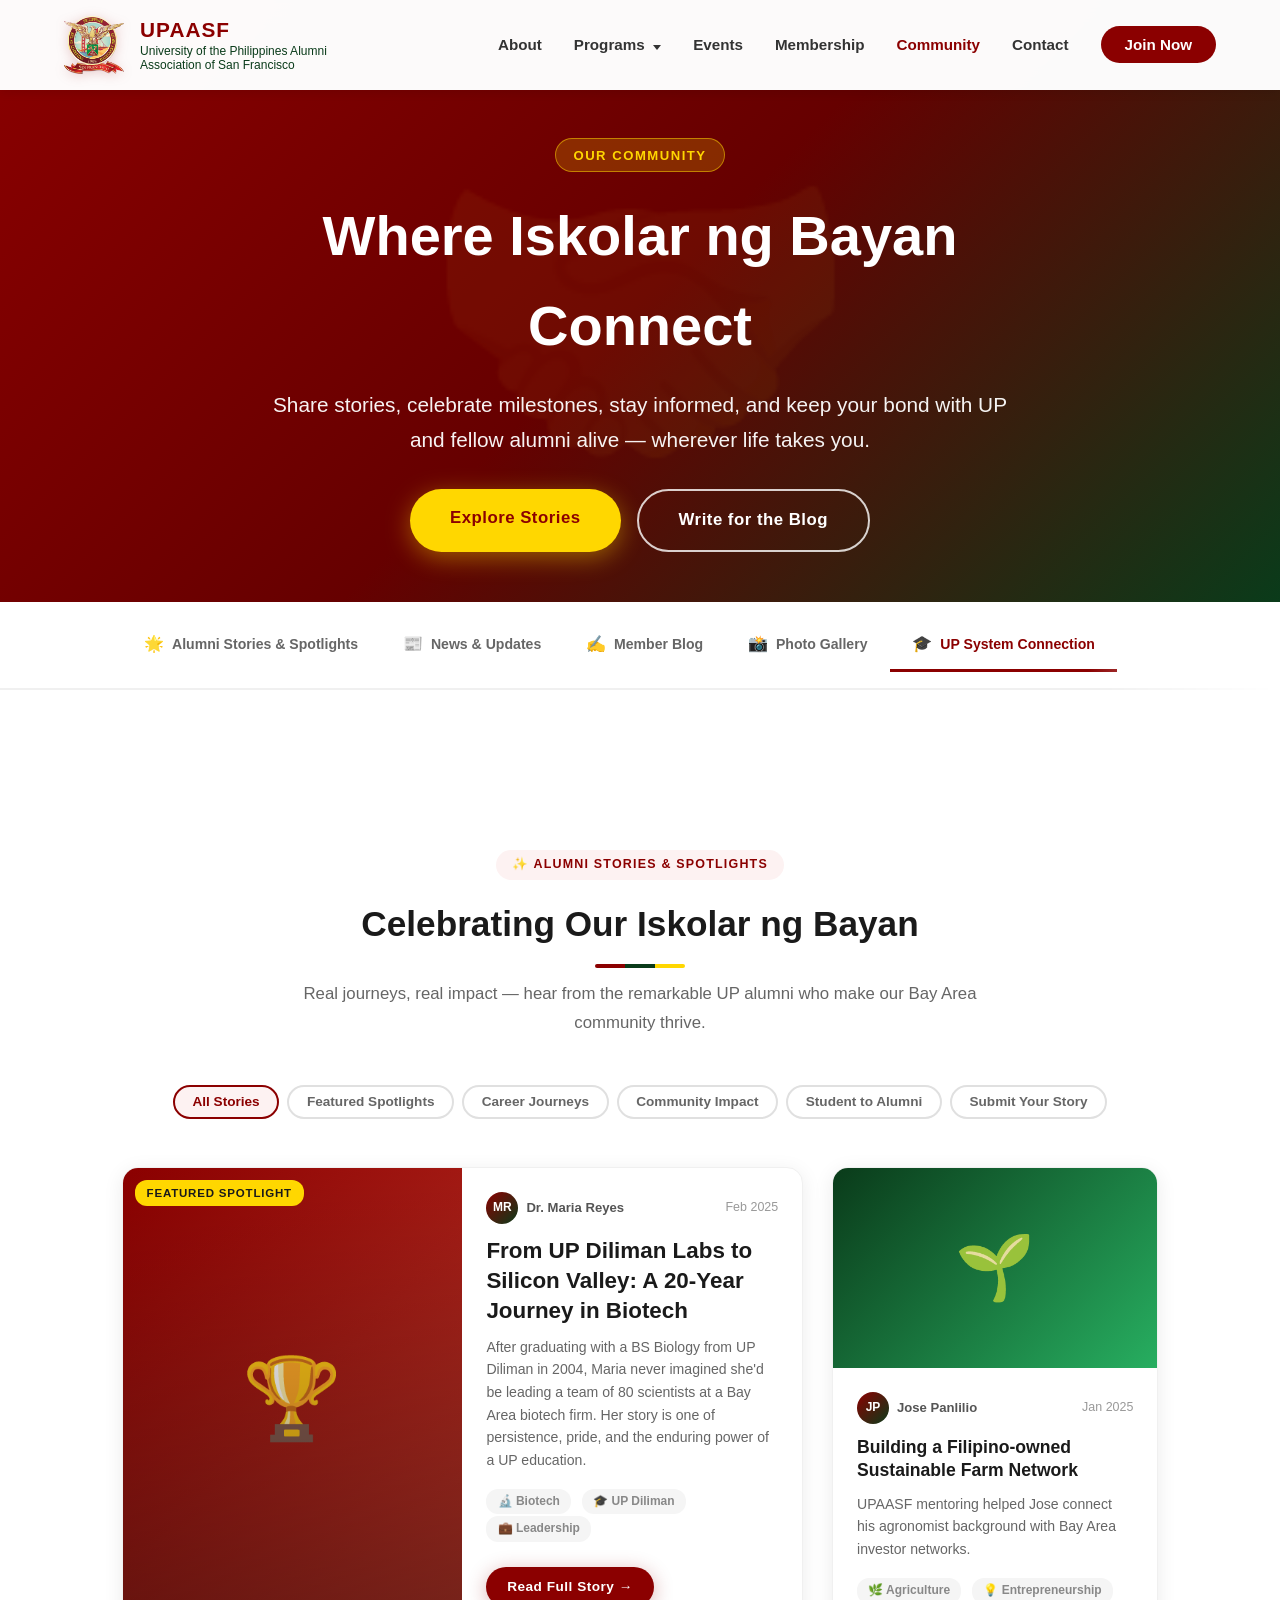
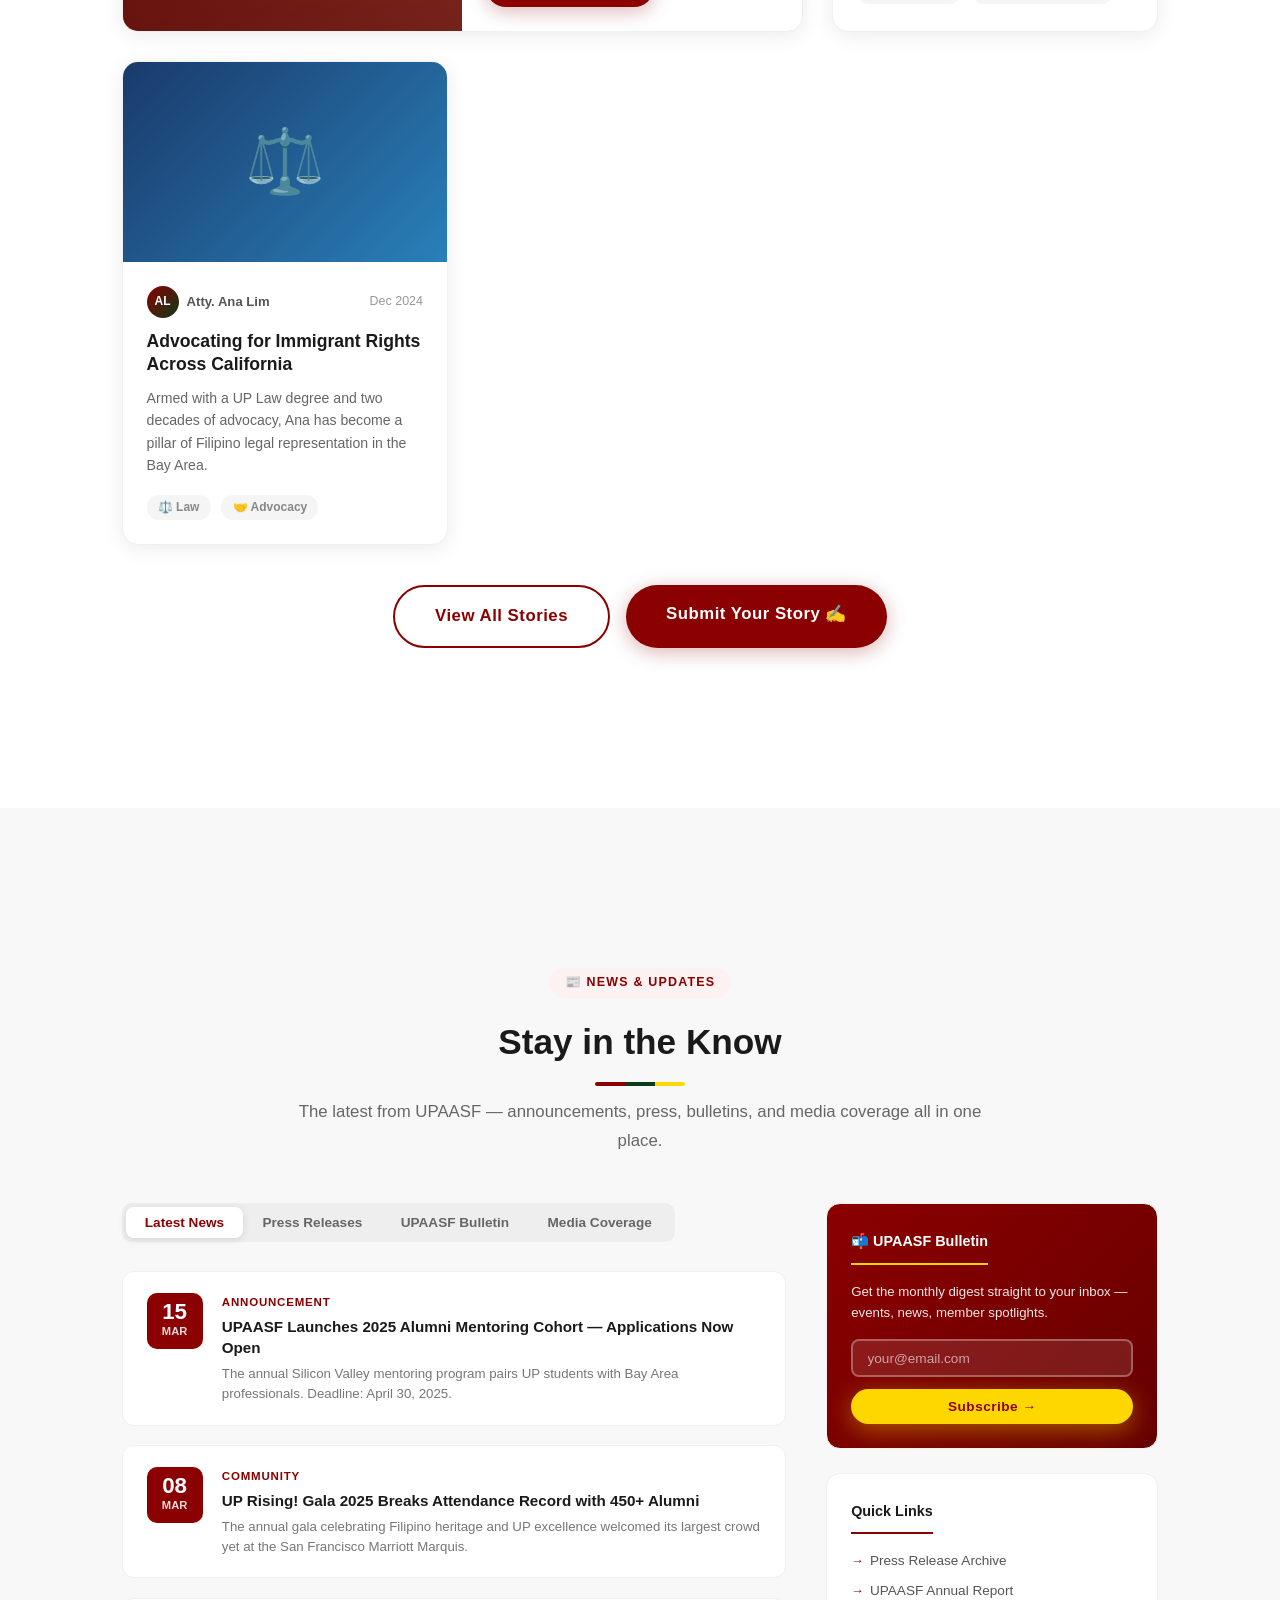
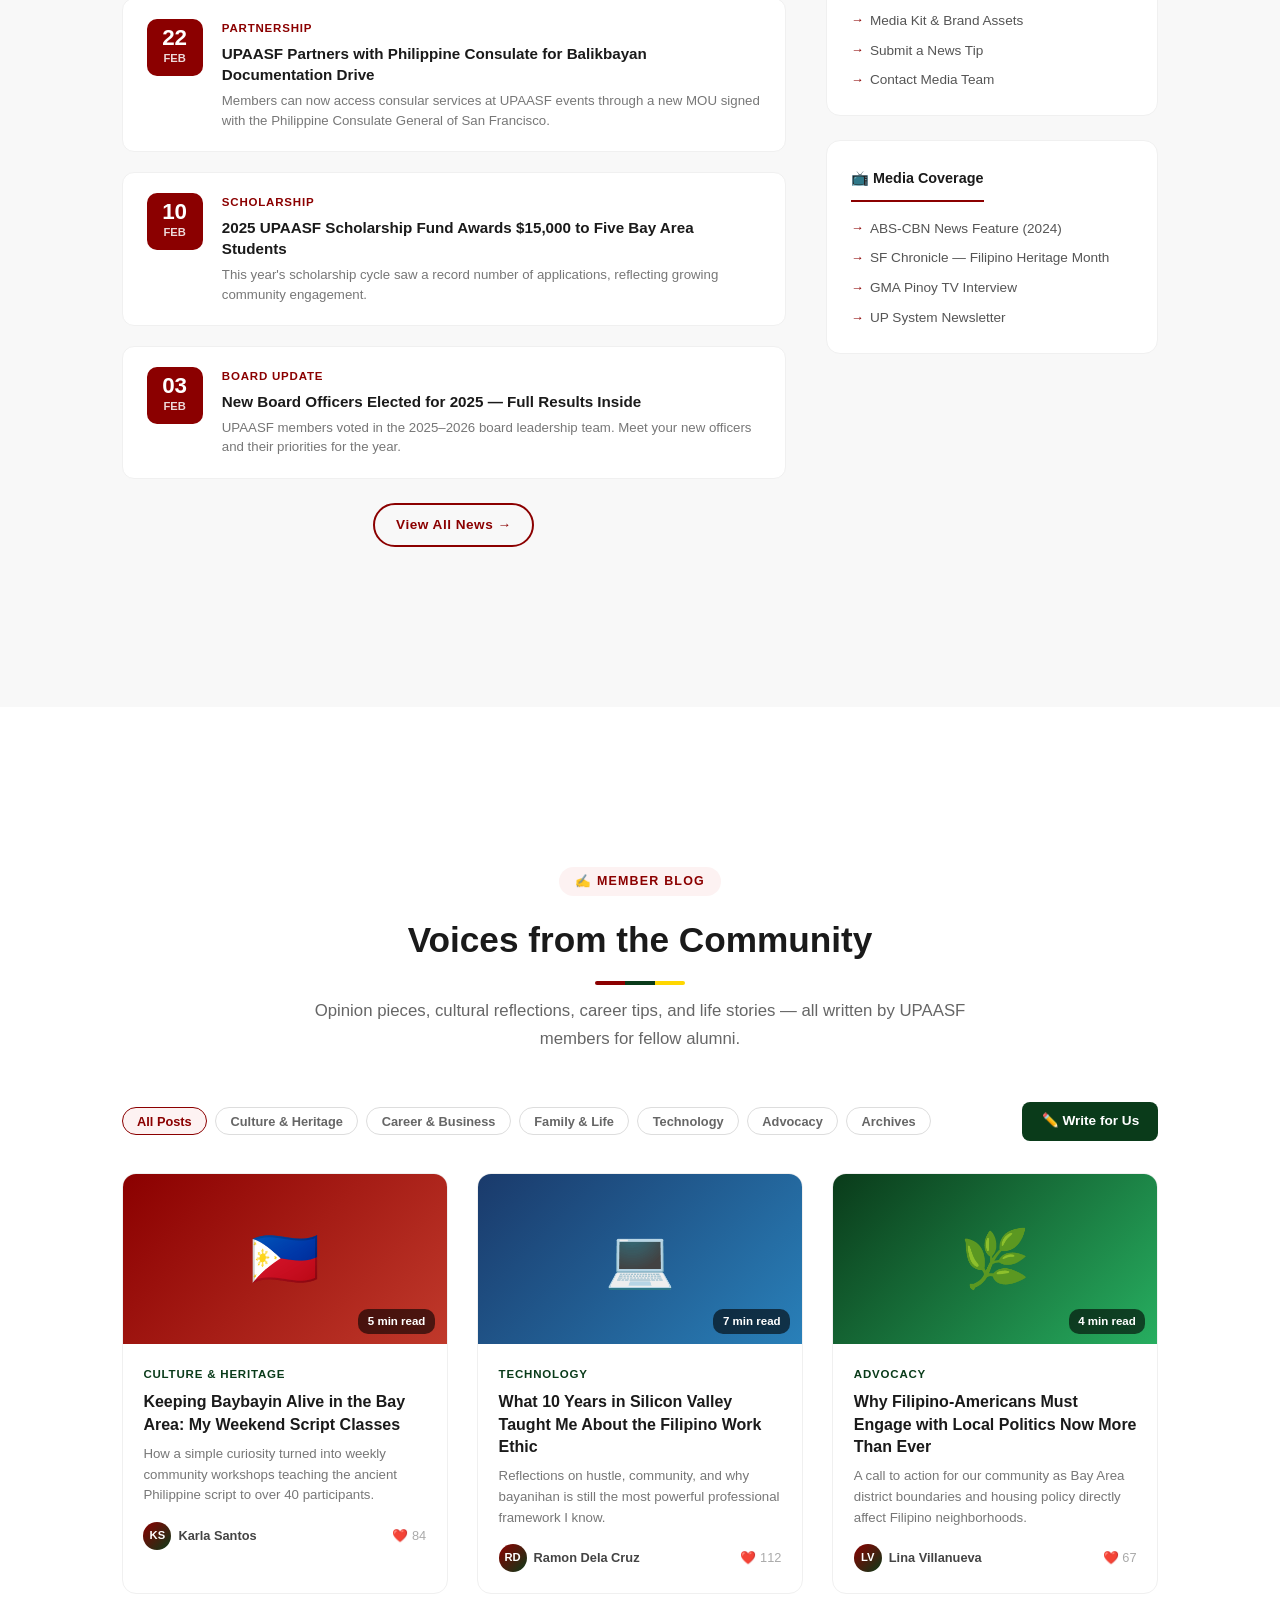
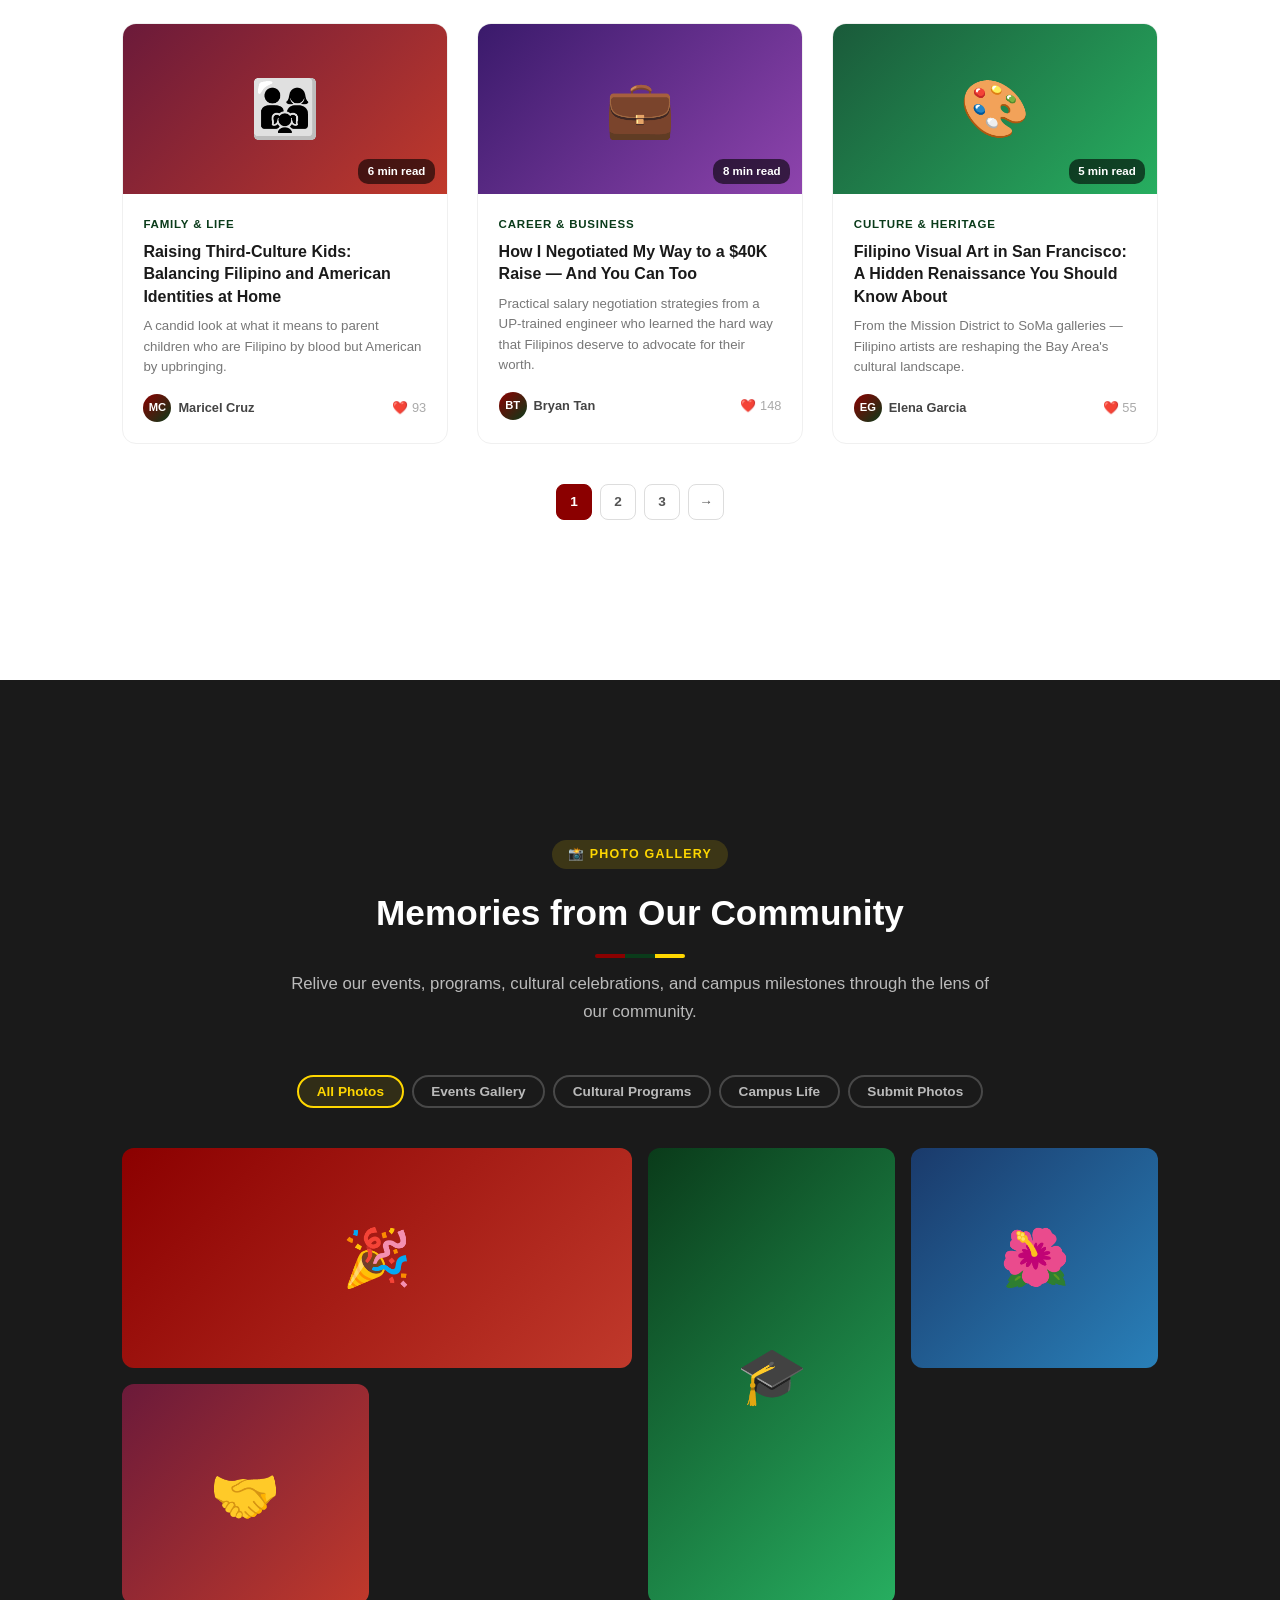
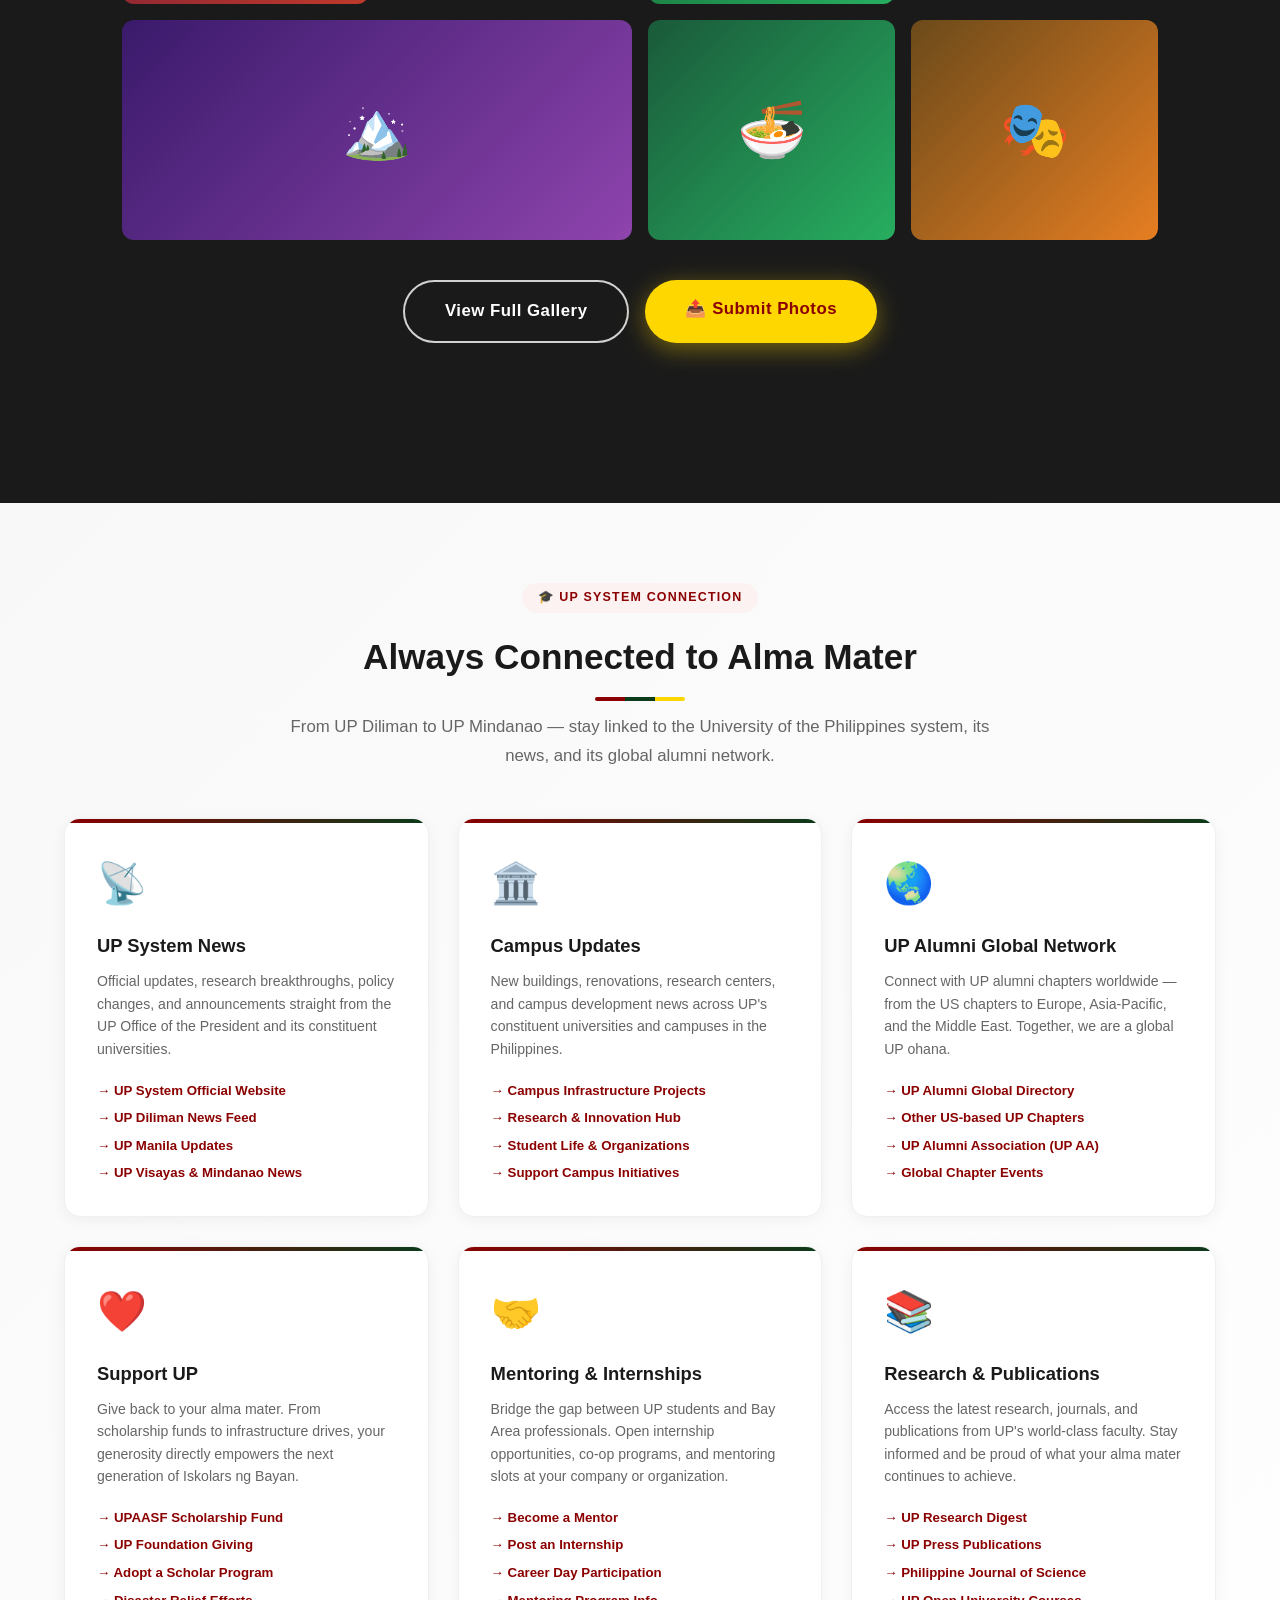
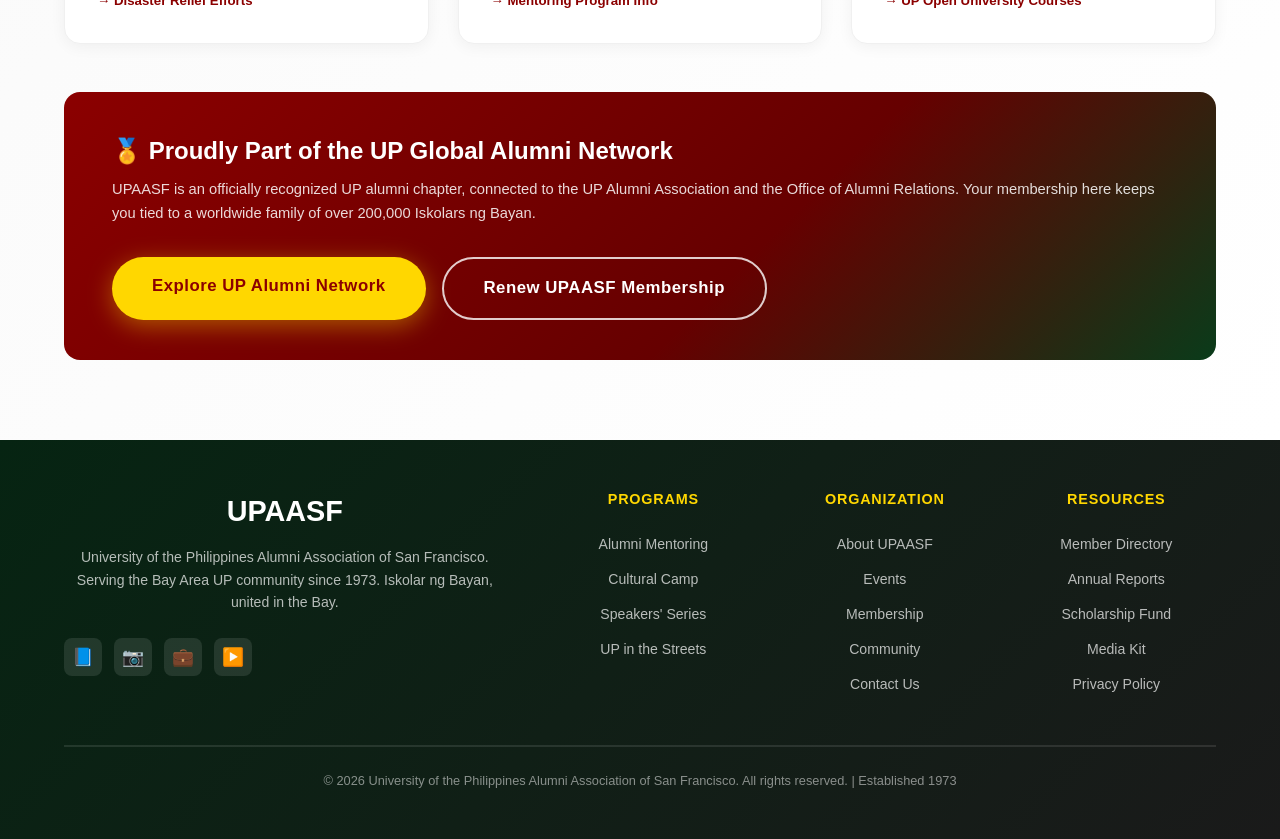
<file: community.html>
<!DOCTYPE html>
<html lang="en">
<head>
    <meta charset="UTF-8">
    <meta name="viewport" content="width=device-width, initial-scale=1.0">
    <title>Community | UPAASF – UP Alumni Stories, News & Connections</title>
    <meta name="description" content="Explore the UPAASF community: alumni stories, news and updates, member blog, photo gallery, and UP System connections. Stay connected with your UP ohana in the Bay Area.">

    <!-- Meta tags to prevent search engines from indexing and crawling this page,  -->
    <meta name="robots" content="noindex, nofollow">

    <!-- Prevent AI bots from crawling this page -->
    <meta name="noai" content="true">

    <link rel="stylesheet" href="./shared/styles.css">
    <style>
		/* ── Page Hero: bottom padding adjust to account for the sub navigation ── */
        .page-hero { padding-bottom: 50px; }
		
        /* ── Page Hero: centered emoji watermark override ── */		
		.page-hero::before {
            content: '🤝';
            font-size: 22rem;
            opacity: 0.05;
            top: 50%;
            left: 50%;
            right: auto;
            bottom: auto;
            transform: translate(-50%, -50%);
            background: none;
            pointer-events: none;
            padding: 0;
        }

        .page-hero-content {
            max-width: 750px;
        }

        .hero-actions {
            margin-top: 2rem; /* This provides a consistent, controlled gap */
            display: flex;
            gap: 1rem;
            justify-content: center;
        }
		
        /*
		.page-hero p {
			margin-top: 0.75rem;
		}
        */

        /* Hero badge (community-specific pill label above h2) */
        .page-hero-badge {
            display: inline-block;
            background: rgba(255,215,0,0.2);
            border: 1px solid rgba(255,215,0,0.5);
            color: var(--up-gold);
            padding: 0.35rem 1.1rem;
            border-radius: 25px;
            font-size: 0.82rem;
            font-weight: 700;
            letter-spacing: 1.5px;
            text-transform: uppercase;
            margin-bottom: 1.2rem;
        }		

        /* Community-density button sizing overrides */
		/*
        .btn-gold {
            display: inline-flex;
            align-items: center;
            gap: 6px;
            background: var(--up-gold);
            color: #1a1a1a;
            padding: 0.75rem 1.8rem;
            border-radius: 8px;
            font-size: 0.9rem;
            font-weight: 700;
            text-decoration: none;
            border: none;
            cursor: pointer;
            transition: background 0.2s, transform 0.2s;
        }
        .btn-gold:hover {
			background: #e6c200; 
			transform: translateY(-2px);
		}

        .btn-outline-white {
            display: inline-flex;
            align-items: center;
            gap: 6px;
            background: transparent;
            color: white;
            padding: 0.75rem 1.8rem;
            border-radius: 8px;
            font-size: 0.9rem;
            font-weight: 700;
            text-decoration: none;
            border: 2px solid rgba(255,255,255,0.6);
            cursor: pointer;
            transition: all 0.2s;
        }
        .btn-outline-white:hover {
			border-color: white;
			background: rgba(255,255,255,0.1);
		}
		*/

        /* Override shared .btn-primary / .btn-secondary to community density */
        /*
        .btn-primary {
            display: inline-flex;
            align-items: center;
            gap: 6px;
            background: var(--up-maroon);
            color: white;
            padding: 0.75rem 1.8rem;
            border-radius: 8px;
            font-size: 0.9rem;
            font-weight: 700;
            text-decoration: none;
            border: none;
            cursor: pointer;
            transition: background 0.2s, transform 0.2s;
        }
        .btn-primary:hover {
			background: var(--up-maroon-dark);
			transform: translateY(-2px);
		}

        .btn-secondary {
            display: inline-flex;
            align-items: center;
            gap: 6px;
            background: transparent;
            color: var(--up-maroon);
            padding: 0.75rem 1.8rem;
            border-radius: 8px;
            font-size: 0.9rem;
            font-weight: 700;
            text-decoration: none;
            border: 2px solid var(--up-maroon);
            cursor: pointer;
            transition: all 0.2s;
        }
        .btn-secondary:hover {
			background: var(--up-maroon);
			color: white;
			transform: translateY(-2px);
		}
        */

        /* ── Section scaffolding ── */

        /* Section anchor offset: fixed nav + sticky sub-nav */
        .section-anchor {
            scroll-margin-top: calc(var(--nav-height) + 56px);
        }

        /* Community uses a compact section-header (overrides shared 3rem h3) */
        .section-header {
            text-align: center;
            max-width: 700px;
            margin: 0 auto 3rem;
        }
        .section-header h3 {
			font-size: 2.2rem;
			font-weight: 800;
			color: #1a1a1a;
			margin-bottom: 0.75rem;
		}
		
        .section-header p {
			color: #666;
			font-size: 1.05rem;
		}

        .section-tag {
            display: inline-block;
            background: #fdf2f2;
            color: var(--up-maroon);
            padding: 0.3rem 1rem;
            border-radius: 20px;
            font-size: 0.78rem;
            font-weight: 700;
            letter-spacing: 1.2px;
            text-transform: uppercase;
            margin-bottom: 1rem;
        }

        /* Subnav icon — community subnav uses <span class="subnav-icon"> wrapper */
        .subnav-icon { font-size: 1rem; }

        /* ── Alumni Stories & Spotlights ── */
        #alumni-stories { padding: 5rem 5%; background: #fff; }

        .stories-subnav {
            display: flex;
            gap: 0.5rem;
            justify-content: center;
            flex-wrap: wrap;
            margin-bottom: 3rem;
        }

        .story-filter-btn {
            padding: 0.45rem 1.1rem;
            border: 2px solid #e0e0e0;
            border-radius: 25px;
            background: white;
            color: #666;
            font-size: 0.85rem;
            font-weight: 600;
            cursor: pointer;
            transition: all 0.2s;
        }
        .story-filter-btn.active,
		.story-filter-btn:hover {
            border-color: var(--up-maroon);
            color: var(--up-maroon);
            background: #fdf2f2;
        }

        .stories-grid {
            display: grid;
            grid-template-columns: repeat(3, 1fr);
            gap: 1.8rem;
            max-width: 1200px;
            margin: 0 auto;
        }

        .story-card {
            border-radius: 16px;
            overflow: hidden;
            box-shadow: 0 4px 20px rgba(0,0,0,0.08);
            transition: transform 0.3s, box-shadow 0.3s;
            background: white;
            border: 1px solid #f0f0f0;
        }

        .story-card:hover {
			transform: translateY(-6px);
			box-shadow: 0 12px 35px rgba(139,0,0,0.12);
		}

        .story-card.featured {
			grid-column: span 2;
			display: grid;
			grid-template-columns: 1fr 1fr;
		}

        .story-image {
            height: 200px;
            background: linear-gradient(135deg, var(--up-maroon), var(--up-maroon-dark));
            display: flex;
            align-items: center;
            justify-content: center;
            font-size: 4rem;
            position: relative;
            overflow: hidden;
        }
        
		.story-card.featured .story-image {
			height: 100%;
		}

        .story-image-overlay {
            position: absolute;
            inset: 0;
            background: linear-gradient(to top, rgba(0,0,0,0.4), transparent);
        }

        .story-badge {
            position: absolute;
            top: 12px;
			left: 12px;
            background: var(--up-gold);
            color: #1a1a1a;
            font-size: 0.72rem;
            font-weight: 800;
            padding: 0.25rem 0.75rem;
            border-radius: 12px;
            text-transform: uppercase;
            letter-spacing: 0.8px;
        }

        .story-body {
			padding: 1.5rem;
		}

        .story-meta {
            display: flex;
            align-items: center;
            gap: 0.5rem;
            margin-bottom: 0.75rem;
        }

        .story-avatar {
            width: 32px;
			height: 32px;
            border-radius: 50%;
            background: linear-gradient(135deg, var(--up-maroon), var(--up-green));
            display: flex;
			align-items: center;
			justify-content: center;
            color: white;
            font-size: 0.75rem;
			font-weight: 700;
        }

        .story-author {
			font-size: 0.82rem;
			font-weight: 700;
			color: #555;
		}

        .story-date {
			font-size: 0.78rem;
			color: #999;
			margin-left: auto;
		}

        .story-body h4 {
			font-size: 1.1rem;
			font-weight: 800;
			color: #1a1a1a;
			margin-bottom: 0.6rem;
			line-height: 1.35;
		}
		
        .story-card.featured .story-body h4 {
			font-size: 1.4rem;
		}

        .story-body p {
			font-size: 0.88rem;
			color: #666;
			line-height: 1.6;
			margin-bottom: 1rem;
		}

        .story-tag {
            display: inline-block;
            background: #f5f5f5;
            color: #888;
            font-size: 0.75rem;
            font-weight: 600;
            padding: 0.2rem 0.7rem;
            border-radius: 12px;
            margin-right: 0.4rem;
        }

        .story-cta {
			display: flex;
			gap: 1rem;
			justify-content: center;
			margin-top: 2.5rem;
		}

        /* ── News & Updates ── */
        #news-updates { padding: 5rem 5%; background: #f8f8f8; }

        .news-layout {
            display: grid;
            grid-template-columns: 2fr 1fr;
            gap: 2.5rem;
            max-width: 1200px;
            margin: 0 auto;
        }

        .news-tabs {
            display: flex;
            background: #eee;
            border-radius: 10px;
            padding: 4px;
            margin-bottom: 1.8rem;
            width: fit-content;
        }

        .news-tab {
            padding: 0.5rem 1.2rem;
            border-radius: 8px;
            font-size: 0.85rem;
			font-weight: 600;
            cursor: pointer;
            transition: all 0.2s;
            color: #666;
            background: transparent;
            border: none;
        }
		
        .news-tab.active {
			background: white;
			color: var(--up-maroon);
			box-shadow: 0 2px 8px rgba(0,0,0,0.1);
		}

        .news-list {
			display: flex;
			flex-direction: column;
			gap: 1.2rem;
		}

        .news-item {
            background: white;
            border-radius: 12px;
            padding: 1.3rem 1.5rem;
            display: flex;
            gap: 1.2rem;
            align-items: flex-start;
            border: 1px solid #f0f0f0;
            transition: transform 0.2s, box-shadow 0.2s;
            cursor: pointer;
        }
        
		.news-item:hover {
			transform: translateX(4px);
			box-shadow: 0 4px 20px rgba(0,0,0,0.08);
		}

        .news-date-block {
            background: var(--up-maroon);
            color: white;
            border-radius: 10px;
            padding: 0.5rem 0.8rem;
            text-align: center;
            min-width: 56px;
            flex-shrink: 0;
        }
        .news-date-block .day {
			font-size: 1.4rem;
			font-weight: 900;
			line-height: 1;
		}
		
        .news-date-block .month {
			font-size: 0.7rem;
			font-weight: 600;
			text-transform: uppercase;
			opacity: 0.85;
		}

        .news-content h4 {
			font-size: 0.95rem;
			font-weight: 700;
			color: #1a1a1a;
			margin-bottom: 0.35rem;
			line-height: 1.4;
		}
		
        .news-content p {
			font-size: 0.83rem;
			color: #777;
			line-height: 1.5;
		}
		
        .news-category {
			font-size: 0.72rem;
			font-weight: 700;
			text-transform: uppercase;
			letter-spacing: 0.8px;
			color: var(--up-maroon);
			margin-bottom: 0.3rem;
		}

        .news-sidebar {
			display: flex;
			flex-direction: column;
			gap: 1.5rem;
		}

        .sidebar-widget {
            background: white;
            border-radius: 14px;
            padding: 1.5rem;
            border: 1px solid #f0f0f0;
        }

        .widget-title {
            font-size: 0.9rem;
			font-weight: 800;
			color: #1a1a1a;
            margin-bottom: 1rem;
            padding-bottom: 0.6rem;
            border-bottom: 2px solid var(--up-maroon);
            display: inline-block;
        }

        .widget-links {
			list-style: none;
			display: flex;
			flex-direction: column;
			gap: 0.5rem;
		}
        .widget-links li a {
            font-size: 0.85rem;
			color: #555;
			text-decoration: none;
            display: flex;
			align-items: center;
			gap: 6px;
            transition: color 0.2s;
        }
		
        .widget-links li a::before {
			content: '→';
			color: var(--up-maroon);
			font-size: 0.8rem;
		}
		
        .widget-links li a:hover {
			/* text-decoration: underline; */
			color: var(--up-maroon);
		}

        .newsletter-widget {
			background: linear-gradient(135deg, var(--up-maroon), var(--up-maroon-dark));
			color: white;
		}
		
        .newsletter-widget .widget-title {
			color: white;
			border-bottom-color: var(--up-gold);
		}
		
        .newsletter-widget p {
			font-size: 0.83rem;
			opacity: 0.9;
			margin-bottom: 1rem;
		}

        .newsletter-input {
            width: 100%;
            padding: 0.6rem 0.9rem;
            border: 2px solid rgba(255,255,255,0.3);
            border-radius: 8px;
            background: rgba(255,255,255,0.1);
            color: white;
            font-size: 0.85rem;
            margin-bottom: 0.75rem;
        }
        .newsletter-input::placeholder { color: rgba(255,255,255,0.6); }

        /* ── Member Blog ── */
        #member-blog { padding: 5rem 5%; background: white; }

        .blog-toolbar {
            display: flex;
            justify-content: space-between;
            align-items: center;
            max-width: 1200px;
            margin: 0 auto 2rem;
            flex-wrap: wrap;
            gap: 1rem;
        }

        .blog-categories {
			display: flex;
			gap: 0.5rem;
			flex-wrap: wrap;
		}

        .cat-chip {
            padding: 0.35rem 0.9rem;
            border: 1.5px solid #ddd;
            border-radius: 20px;
            font-size: 0.8rem;
			font-weight: 600;
            color: #666;
            cursor: pointer;
            transition: all 0.2s;
            background: white;
        }
        
		.cat-chip.active, .cat-chip:hover {
			border-color: var(--up-maroon);
			color: var(--up-maroon);
			background: #fdf2f2;
		}

        .write-btn {
            display: flex;
            align-items: center;
            gap: 6px;
            background: var(--up-green);
            color: white;
            padding: 0.55rem 1.2rem;
            border-radius: 8px;
            font-size: 0.85rem;
			font-weight: 700;
            text-decoration: none;
            transition: background 0.2s, transform 0.2s;
        }
        
		.write-btn:hover {
			background: #062810;
			transform: translateY(-2px);
		}

        .blog-grid {
            display: grid;
            grid-template-columns: repeat(3, 1fr);
            gap: 1.8rem;
            max-width: 1200px;
            margin: 0 auto;
        }

        .blog-card {
            border: 1px solid #f0f0f0;
            border-radius: 14px;
            overflow: hidden;
            transition: transform 0.3s, box-shadow 0.3s;
            background: white;
        }
		
        .blog-card:hover {
			transform: translateY(-5px);
			box-shadow: 0 10px 30px rgba(0,0,0,0.1);
		}
		
        .blog-card-image {
            height: 170px;
            background: linear-gradient(135deg, var(--up-green) 0%, #1a6b35 100%);
            display: flex;
			align-items: center;
			justify-content: center;
            font-size: 3.5rem;
            position: relative;
        }

        .blog-card-image .read-time {
            position: absolute;
            bottom: 10px;
			right: 12px;
            background: rgba(0,0,0,0.6);
            color: white;
            font-size: 0.72rem;
			font-weight: 600;
            padding: 0.2rem 0.6rem;
            border-radius: 10px;
        }

        .blog-card-body {
			padding: 1.3rem;
		}
		
        .blog-card-cat {
			font-size: 0.72rem;
			font-weight: 700;
			text-transform: uppercase;
			letter-spacing: 0.8px;
			color: var(--up-green);
			margin-bottom: 0.5rem;
		}
		
        .blog-card-body h4 {
			font-size: 1rem;
			font-weight: 800;
			color: #1a1a1a;
			margin-bottom: 0.5rem;
			line-height: 1.4;
		}
		
        .blog-card-body p {
			font-size: 0.83rem;
			color: #777;
			line-height: 1.55;
			margin-bottom: 1rem;
		}

        .blog-card-footer {
			display: flex;
			align-items: center;
			justify-content: space-between;
		}
		
        .blog-author-info {
			display: flex;
			align-items: center;
			gap: 7px;
		}
        .author-dot {
            width: 28px;
            height: 28px;
            border-radius: 50%;
            background: linear-gradient(135deg, var(--up-maroon), var(--up-green));
            display: flex;
            align-items: center;
            justify-content: center;
            color: white;
            font-size: 0.7rem;
            font-weight: 700;
        }
		
        .author-name {
			font-size: 0.8rem;
			font-weight: 700;
			color: #444;
		}
		
        .blog-likes {
			font-size: 0.8rem;
			color: #aaa;
			display: flex;
			align-items: center;
			gap: 4px;
		}

        .blog-pagination {
			display: flex;
			justify-content: center;
			gap: 0.5rem;
			margin-top: 2.5rem;
		}
        .page-btn {
            width: 36px;
            height: 36px;
            border-radius: 8px;
            border: 1.5px solid #ddd;
            background: white;
            font-size: 0.85rem;
            font-weight: 600;
            color: #555;
            cursor: pointer;
            transition: all 0.2s;
        }
		
        .page-btn.active, .page-btn:hover {
			border-color: var(--up-maroon);
			background: var(--up-maroon);
			color: white;
		}

        /* ── Photo Gallery ── */
        #photo-gallery { padding: 5rem 5%; background: #1a1a1a; color: white; }
        #photo-gallery .section-tag { background: rgba(255,215,0,0.15); color: var(--up-gold); }
        #photo-gallery .section-header h3 { color: white; }
        #photo-gallery .section-header p { color: rgba(255,255,255,0.7); }

        .gallery-filters {
            display: flex;
            gap: 0.5rem;
            justify-content: center;
            flex-wrap: wrap;
            margin-bottom: 2.5rem;
        }
        .gallery-filter-btn {
            padding: 0.45rem 1.1rem;
            border: 2px solid rgba(255,255,255,0.2);
            border-radius: 25px;
            background: transparent;
            color: rgba(255,255,255,0.7);
            font-size: 0.85rem;
            font-weight: 600;
            cursor: pointer;
            transition: all 0.2s;
        }
        .gallery-filter-btn.active,
        .gallery-filter-btn:hover {
			border-color: var(--up-gold);
			color: var(--up-gold);
			background: rgba(255,215,0,0.1);
		}

        .gallery-grid {
            display: grid;
            grid-template-columns: repeat(4, 1fr);
            grid-auto-rows: 220px;
            gap: 1rem;
            max-width: 1200px;
            margin: 0 auto;
        }
		
        .gallery-item {
            border-radius: 12px;
            overflow: hidden;
            position: relative;
            cursor: pointer;
            background: linear-gradient(135deg, #2a2a2a, #3a3a3a);
            display: flex;
            align-items: center;
            justify-content: center;
            font-size: 3.5rem;
            transition: transform 0.3s;
        }
		
        .gallery-item:hover {
			transform: scale(1.02); z-index: 2;
		}
        .gallery-item.wide { grid-column: span 2; }
        .gallery-item.tall { grid-row: span 2; }

        /* Color palette for gallery placeholders */
        .gallery-item:nth-child(1) { background: linear-gradient(135deg, var(--up-maroon), #c0392b); }
        .gallery-item:nth-child(2) { background: linear-gradient(135deg, var(--up-green), #27ae60); }
        .gallery-item:nth-child(3) { background: linear-gradient(135deg, #1a3a6b, #2980b9); }
        .gallery-item:nth-child(4) { background: linear-gradient(135deg, #6b1a3a, #c0392b); }
        .gallery-item:nth-child(5) { background: linear-gradient(135deg, #3a1a6b, #8e44ad); }
        .gallery-item:nth-child(6) { background: linear-gradient(135deg, #1a5a3a, #27ae60); }
        .gallery-item:nth-child(7) { background: linear-gradient(135deg, #6b4a1a, #e67e22); }
        .gallery-item:nth-child(8) { background: linear-gradient(135deg, #1a4a6b, #3498db); }

        .gallery-item-overlay {
            position: absolute;
            inset: 0;
            background: linear-gradient(to top, rgba(139,0,0,0.8), transparent 50%);
            opacity: 0;
            transition: opacity 0.3s;
            display: flex;
            align-items: flex-end;
            padding: 1rem;
        }
        .gallery-item:hover .gallery-item-overlay {
			opacity: 1;
		}
		
        .gallery-item-info h5 {
			font-size: 0.9rem;
			font-weight: 700;
			color: white;
			margin-bottom: 0.2rem;
		}
		
        .gallery-item-info p {
			font-size: 0.75rem;
			color: rgba(255,255,255,0.8);
		}

        .gallery-actions {
			display: flex;
			gap: 1rem;
			justify-content: center;
			margin-top: 2.5rem;
		}

        .upsystem-grid {
            display: grid;
            grid-template-columns: repeat(3, 1fr);
            gap: 1.8rem;
            max-width: 1200px;
            margin: 0 auto 3rem;
        }

        .upsystem-card {
            background: white;
            border-radius: 16px;
            padding: 2rem;
            border: 1px solid #f0f0f0;
            box-shadow: 0 3px 15px rgba(0,0,0,0.05);
            transition: transform 0.3s, box-shadow 0.3s;
            position: relative;
            overflow: hidden;
        }
        .upsystem-card::before {
            content: '';
            position: absolute;
            top: 0;
			left: 0;
			right: 0;
            height: 4px;
            background: linear-gradient(90deg, var(--up-maroon), var(--up-green));
        }

        .upsystem-card:hover {
			transform: translateY(-5px);
			box-shadow: 0 12px 35px rgba(0,0,0,0.1);
		}

        .upsystem-card-icon {
			font-size: 2.5rem;
			margin-bottom: 1rem;
		}

        .upsystem-card h4 {
			font-size: 1.15rem;
			font-weight: 800;
			color: #1a1a1a;
			margin-bottom: 0.6rem;
		}

        .upsystem-card p {
			font-size: 0.88rem;
			color: #666;
			line-height: 1.6;
			margin-bottom: 1.2rem;
		}

        .upsystem-links {
			list-style: none;
			display: flex;
			flex-direction: column;
			gap: 0.4rem;
		}
        .upsystem-links li a {
            font-size: 0.83rem;
            color: var(--up-maroon);
            text-decoration: none;
            font-weight: 600;
            display: flex;
            align-items: center;
            gap: 5px;
            transition: gap 0.2s;
        }
        .upsystem-links li a:hover { gap: 9px; }

        .upsystem-banner {
            background: linear-gradient(135deg, var(--up-maroon) 0%, var(--up-maroon-dark) 60%, var(--up-green) 100%);
            border-radius: 16px;
            padding: 2.5rem 3rem;
            display: flex;
            align-items: center;
            justify-content: space-between;
            gap: 2rem;
            max-width: 1200px;
            margin: 0 auto;
            color: white;
            flex-wrap: wrap;
        }

        .upsystem-banner-text h4 {
			font-size: 1.5rem;
			font-weight: 800;
			margin-bottom: 0.5rem;
		}

        .upsystem-banner-text p {
			font-size: 0.92rem;
			opacity: 0.85;
		}

        .upsystem-banner-ctas {
			display: flex;
			gap: 1rem;
			flex-shrink: 0;
		}


        /* ── Responsive ── */
        @media (max-width: 1024px) {
            .stories-grid { grid-template-columns: repeat(2, 1fr); }
            .story-card.featured { grid-column: span 2; }
            .news-layout { grid-template-columns: 1fr; }
            .blog-grid { grid-template-columns: repeat(2, 1fr); }
            .gallery-grid { grid-template-columns: repeat(2, 1fr); }
            .upsystem-grid { grid-template-columns: repeat(2, 1fr); }
        }

        @media (max-width: 768px) {
            .stories-grid { grid-template-columns: 1fr; }
            .story-card.featured { grid-column: span 1; display: block; }
            .story-card.featured .story-image { height: 200px; }
            .blog-grid { grid-template-columns: 1fr; }
            .gallery-grid { grid-template-columns: repeat(2, 1fr); }
            .gallery-item.wide { grid-column: span 1; }
            .upsystem-grid { grid-template-columns: 1fr; }

            /*
             * Stack CTA button pairs vertically on mobile.
             * These containers had no flex-wrap, causing two long buttons
             * with white-space:nowrap to overflow the viewport width —
             * widening the page and breaking position:fixed on the nav.
             */
             /*
            .story-cta,
            .gallery-actions {
                flex-direction: column;
                align-items: center;
                gap: 0.85rem;
            }
            .story-cta > *,
            .gallery-actions > * {
                width: 100%;
                max-width: 320px;
                text-align: center;
            }
            */

            /* Story CTA and Gallery Actions:
            side-by-side equal-width buttons with text wrapping allowed */
            .story-cta,
            .gallery-actions {
                align-items: stretch;  /* stretch children to equal height */
                gap: 0.75rem;
            }

            .story-cta > *,
            .gallery-actions > * {
                flex: 1;                  /* equal width, fills available space */
                white-space: normal;      /* override .btn's nowrap — allow text to wrap */
                text-align: center;
                min-width: 0;             /* allow shrinking below content size */
                line-height: 1.35;        /* comfortable line height for wrapped text */
                padding: 0.75rem 1rem;    /* slightly reduce horizontal padding to gain width */

                /* Each button: centre text both axes within the equal height */
                 display: flex;
                align-items: center;
                justify-content: center;
            }            

            /* Banner: tighter padding on mobile + stack the CTA buttons */
            .upsystem-banner {
                flex-direction: column;
                text-align: center;
                padding: 2rem 1.5rem;
            }
            .upsystem-banner-ctas {
                flex-direction: column;
                align-items: stretch;
                justify-content: center;
                width: 100%;
            }
            .upsystem-banner-ctas > * {
                text-align: center;
            }
        }
    </style>
</head>
<body data-page="community">

    <div id="site-header"></div>

    <!-- ===================== PAGE HERO ===================== -->
    <section class="page-hero">
        <div class="page-hero-content">
            <div class="page-hero-badge">Our Community</div>
            <h2>Where Iskolar ng Bayan Connect</h2>
            <p>Share stories, celebrate milestones, stay informed, and keep your bond with UP and fellow alumni alive — wherever life takes you.</p>
            <div class="hero-actions">
                <a href="#alumni-stories" class="btn btn-gold">Explore Stories</a>
                <a href="#member-blog" class="btn btn-outline-white">Write for the Blog</a>
            </div>
        </div>
    </section>

    <!-- ===================== COMMUNITY SUB-NAV ===================== -->
    <nav class="community-subnav" aria-label="Community sections">
        <div class="subnav-container">
            <a href="#alumni-stories" class="subnav-item active" data-target="alumni-stories">
                <span class="subnav-icon">🌟</span> Alumni Stories &amp; Spotlights
            </a>
            <a href="#news-updates" class="subnav-item" data-target="news-updates">
                <span class="subnav-icon">📰</span> News &amp; Updates
            </a>
            <a href="#member-blog" class="subnav-item" data-target="member-blog">
                <span class="subnav-icon">✍️</span> Member Blog
            </a>
            <a href="#photo-gallery" class="subnav-item" data-target="photo-gallery">
                <span class="subnav-icon">📸</span> Photo Gallery
            </a>
            <a href="#up-system" class="subnav-item" data-target="up-system">
                <span class="subnav-icon">🎓</span> UP System Connection
            </a>
        </div>
    </nav>

    <!-- ===================== ALUMNI STORIES & SPOTLIGHTS ===================== -->
    <section id="alumni-stories" class="section-anchor">
        <div style="padding: 5rem 5%; background: #fff;">
            <div class="section-header">
                <div class="section-tag">✨ Alumni Stories &amp; Spotlights</div>
                <h3>Celebrating Our Iskolar ng Bayan</h3>
                <p>Real journeys, real impact — hear from the remarkable UP alumni who make our Bay Area community thrive.</p>
            </div>

            <div class="stories-subnav">
                <button class="story-filter-btn active">All Stories</button>
                <button class="story-filter-btn">Featured Spotlights</button>
                <button class="story-filter-btn">Career Journeys</button>
                <button class="story-filter-btn">Community Impact</button>
                <button class="story-filter-btn">Student to Alumni</button>
                <button class="story-filter-btn">Submit Your Story</button>
            </div>

            <div class="stories-grid">
                <!-- Featured Story -->
                <div class="story-card featured">
                    <div class="story-image" style="background: linear-gradient(135deg, var(--up-maroon), #c0392b); font-size: 5rem;">
                        🏆
                        <div class="story-image-overlay"></div>
                        <div class="story-badge">Featured Spotlight</div>
                    </div>
                    <div class="story-body">
                        <div class="story-meta">
                            <div class="story-avatar">MR</div>
                            <span class="story-author">Dr. Maria Reyes</span>
                            <span class="story-date">Feb 2025</span>
                        </div>
                        <h4>From UP Diliman Labs to Silicon Valley: A 20-Year Journey in Biotech</h4>
                        <p>After graduating with a BS Biology from UP Diliman in 2004, Maria never imagined she'd be leading a team of 80 scientists at a Bay Area biotech firm. Her story is one of persistence, pride, and the enduring power of a UP education.</p>
                        <span class="story-tag">🔬 Biotech</span>
                        <span class="story-tag">🎓 UP Diliman</span>
                        <span class="story-tag">💼 Leadership</span>
                        <br><br>
                        <a href="#" class="btn btn-primary" style="font-size:0.85rem; padding: 0.55rem 1.3rem;">Read Full Story →</a>
                    </div>
                </div>

                <!-- Story Card 2 -->
                <div class="story-card">
                    <div class="story-image" style="background: linear-gradient(135deg, var(--up-green), #27ae60);">🌱</div>
                    <div class="story-body">
                        <div class="story-meta">
                            <div class="story-avatar">JP</div>
                            <span class="story-author">Jose Panlilio</span>
                            <span class="story-date">Jan 2025</span>
                        </div>
                        <h4>Building a Filipino-owned Sustainable Farm Network</h4>
                        <p>UPAASF mentoring helped Jose connect his agronomist background with Bay Area investor networks.</p>
                        <span class="story-tag">🌿 Agriculture</span>
                        <span class="story-tag">💡 Entrepreneurship</span>
                    </div>
                </div>

                <!-- Story Card 3 -->
                <div class="story-card">
                    <div class="story-image" style="background: linear-gradient(135deg, #1a3a6b, #2980b9);">⚖️</div>
                    <div class="story-body">
                        <div class="story-meta">
                            <div class="story-avatar">AL</div>
                            <span class="story-author">Atty. Ana Lim</span>
                            <span class="story-date">Dec 2024</span>
                        </div>
                        <h4>Advocating for Immigrant Rights Across California</h4>
                        <p>Armed with a UP Law degree and two decades of advocacy, Ana has become a pillar of Filipino legal representation in the Bay Area.</p>
                        <span class="story-tag">⚖️ Law</span>
                        <span class="story-tag">🤝 Advocacy</span>
                    </div>
                </div>
            </div>

            <div class="story-cta">
                <a href="#" class="btn btn-secondary">View All Stories</a>
                <a href="#" class="btn btn-primary">Submit Your Story ✍️</a>
            </div>
        </div>
    </section>

    <!-- ===================== NEWS & UPDATES ===================== -->
    <section id="news-updates" class="section-anchor">
        <div style="padding: 5rem 5%; background: #f8f8f8;">
            <div class="section-header">
                <div class="section-tag">📰 News &amp; Updates</div>
                <h3>Stay in the Know</h3>
                <p>The latest from UPAASF — announcements, press, bulletins, and media coverage all in one place.</p>
            </div>

            <div class="news-layout">
                <!-- Main News -->
                <div>
                    <div class="news-tabs">
                        <button class="news-tab active">Latest News</button>
                        <button class="news-tab">Press Releases</button>
                        <button class="news-tab">UPAASF Bulletin</button>
                        <button class="news-tab">Media Coverage</button>
                    </div>

                    <div class="news-list">
                        <div class="news-item">
                            <div class="news-date-block">
                                <div class="day">15</div>
                                <div class="month">Mar</div>
                            </div>
                            <div class="news-content">
                                <div class="news-category">Announcement</div>
                                <h4>UPAASF Launches 2025 Alumni Mentoring Cohort — Applications Now Open</h4>
                                <p>The annual Silicon Valley mentoring program pairs UP students with Bay Area professionals. Deadline: April 30, 2025.</p>
                            </div>
                        </div>
                        <div class="news-item">
                            <div class="news-date-block">
                                <div class="day">08</div>
                                <div class="month">Mar</div>
                            </div>
                            <div class="news-content">
                                <div class="news-category">Community</div>
                                <h4>UP Rising! Gala 2025 Breaks Attendance Record with 450+ Alumni</h4>
                                <p>The annual gala celebrating Filipino heritage and UP excellence welcomed its largest crowd yet at the San Francisco Marriott Marquis.</p>
                            </div>
                        </div>
                        <div class="news-item">
                            <div class="news-date-block">
                                <div class="day">22</div>
                                <div class="month">Feb</div>
                            </div>
                            <div class="news-content">
                                <div class="news-category">Partnership</div>
                                <h4>UPAASF Partners with Philippine Consulate for Balikbayan Documentation Drive</h4>
                                <p>Members can now access consular services at UPAASF events through a new MOU signed with the Philippine Consulate General of San Francisco.</p>
                            </div>
                        </div>
                        <div class="news-item">
                            <div class="news-date-block">
                                <div class="day">10</div>
                                <div class="month">Feb</div>
                            </div>
                            <div class="news-content">
                                <div class="news-category">Scholarship</div>
                                <h4>2025 UPAASF Scholarship Fund Awards $15,000 to Five Bay Area Students</h4>
                                <p>This year's scholarship cycle saw a record number of applications, reflecting growing community engagement.</p>
                            </div>
                        </div>
                        <div class="news-item">
                            <div class="news-date-block">
                                <div class="day">03</div>
                                <div class="month">Feb</div>
                            </div>
                            <div class="news-content">
                                <div class="news-category">Board Update</div>
                                <h4>New Board Officers Elected for 2025 — Full Results Inside</h4>
                                <p>UPAASF members voted in the 2025–2026 board leadership team. Meet your new officers and their priorities for the year.</p>
                            </div>
                        </div>
                    </div>

                    <div style="margin-top: 1.5rem; text-align:center;">
                        <a href="#" class="btn btn-secondary" style="font-size:0.85rem; padding: 0.55rem 1.3rem;">View All News →</a>
                    </div>
                </div>

                <!-- Sidebar -->
                <div class="news-sidebar">
                    <div class="sidebar-widget newsletter-widget">
                        <div class="widget-title">📬 UPAASF Bulletin</div>
                        <p>Get the monthly digest straight to your inbox — events, news, member spotlights.</p>
                        <input type="email" class="newsletter-input" placeholder="your@email.com">
                        <button class="btn btn-gold" style="width:100%; justify-content:center; font-size:0.85rem; padding:0.6rem;">Subscribe →</button>
                    </div>

                    <div class="sidebar-widget">
                        <div class="widget-title">Quick Links</div>
                        <ul class="widget-links">
                            <li><a href="#">Press Release Archive</a></li>
                            <li><a href="#">UPAASF Annual Report</a></li>
                            <li><a href="#">Media Kit &amp; Brand Assets</a></li>
                            <li><a href="#">Submit a News Tip</a></li>
                            <li><a href="#">Contact Media Team</a></li>
                        </ul>
                    </div>

                    <div class="sidebar-widget">
                        <div class="widget-title">📺 Media Coverage</div>
                        <ul class="widget-links">
                            <li><a href="#">ABS-CBN News Feature (2024)</a></li>
                            <li><a href="#">SF Chronicle — Filipino Heritage Month</a></li>
                            <li><a href="#">GMA Pinoy TV Interview</a></li>
                            <li><a href="#">UP System Newsletter</a></li>
                        </ul>
                    </div>
                </div>
            </div>
        </div>
    </section>

    <!-- ===================== MEMBER BLOG ===================== -->
    <section id="member-blog" class="section-anchor">
        <div style="padding: 5rem 5%; background: white;">
            <div class="section-header">
                <div class="section-tag">✍️ Member Blog</div>
                <h3>Voices from the Community</h3>
                <p>Opinion pieces, cultural reflections, career tips, and life stories — all written by UPAASF members for fellow alumni.</p>
            </div>

            <div class="blog-toolbar">
                <div class="blog-categories">
                    <button class="cat-chip active">All Posts</button>
                    <button class="cat-chip">Culture &amp; Heritage</button>
                    <button class="cat-chip">Career &amp; Business</button>
                    <button class="cat-chip">Family &amp; Life</button>
                    <button class="cat-chip">Technology</button>
                    <button class="cat-chip">Advocacy</button>
                    <button class="cat-chip">Archives</button>
                </div>
                <a href="#" class="write-btn">✏️ Write for Us</a>
            </div>

            <div class="blog-grid">
                <div class="blog-card">
                    <div class="blog-card-image" style="background: linear-gradient(135deg, var(--up-maroon), #c0392b);">
                        🇵🇭 <span class="read-time">5 min read</span>
                    </div>
                    <div class="blog-card-body">
                        <div class="blog-card-cat">Culture &amp; Heritage</div>
                        <h4>Keeping Baybayin Alive in the Bay Area: My Weekend Script Classes</h4>
                        <p>How a simple curiosity turned into weekly community workshops teaching the ancient Philippine script to over 40 participants.</p>
                        <div class="blog-card-footer">
                            <div class="blog-author-info">
                                <div class="author-dot">KS</div>
                                <span class="author-name">Karla Santos</span>
                            </div>
                            <span class="blog-likes">❤️ 84</span>
                        </div>
                    </div>
                </div>

                <div class="blog-card">
                    <div class="blog-card-image" style="background: linear-gradient(135deg, #1a3a6b, #2980b9);">
                        💻 <span class="read-time">7 min read</span>
                    </div>
                    <div class="blog-card-body">
                        <div class="blog-card-cat">Technology</div>
                        <h4>What 10 Years in Silicon Valley Taught Me About the Filipino Work Ethic</h4>
                        <p>Reflections on hustle, community, and why bayanihan is still the most powerful professional framework I know.</p>
                        <div class="blog-card-footer">
                            <div class="blog-author-info">
                                <div class="author-dot">RD</div>
                                <span class="author-name">Ramon Dela Cruz</span>
                            </div>
                            <span class="blog-likes">❤️ 112</span>
                        </div>
                    </div>
                </div>

                <div class="blog-card">
                    <div class="blog-card-image" style="background: linear-gradient(135deg, var(--up-green), #27ae60);">
                        🌿 <span class="read-time">4 min read</span>
                    </div>
                    <div class="blog-card-body">
                        <div class="blog-card-cat">Advocacy</div>
                        <h4>Why Filipino-Americans Must Engage with Local Politics Now More Than Ever</h4>
                        <p>A call to action for our community as Bay Area district boundaries and housing policy directly affect Filipino neighborhoods.</p>
                        <div class="blog-card-footer">
                            <div class="blog-author-info">
                                <div class="author-dot">LV</div>
                                <span class="author-name">Lina Villanueva</span>
                            </div>
                            <span class="blog-likes">❤️ 67</span>
                        </div>
                    </div>
                </div>

                <div class="blog-card">
                    <div class="blog-card-image" style="background: linear-gradient(135deg, #6b1a3a, #c0392b);">
                        👨‍👩‍👧 <span class="read-time">6 min read</span>
                    </div>
                    <div class="blog-card-body">
                        <div class="blog-card-cat">Family &amp; Life</div>
                        <h4>Raising Third-Culture Kids: Balancing Filipino and American Identities at Home</h4>
                        <p>A candid look at what it means to parent children who are Filipino by blood but American by upbringing.</p>
                        <div class="blog-card-footer">
                            <div class="blog-author-info">
                                <div class="author-dot">MC</div>
                                <span class="author-name">Maricel Cruz</span>
                            </div>
                            <span class="blog-likes">❤️ 93</span>
                        </div>
                    </div>
                </div>

                <div class="blog-card">
                    <div class="blog-card-image" style="background: linear-gradient(135deg, #3a1a6b, #8e44ad);">
                        💼 <span class="read-time">8 min read</span>
                    </div>
                    <div class="blog-card-body">
                        <div class="blog-card-cat">Career &amp; Business</div>
                        <h4>How I Negotiated My Way to a $40K Raise — And You Can Too</h4>
                        <p>Practical salary negotiation strategies from a UP-trained engineer who learned the hard way that Filipinos deserve to advocate for their worth.</p>
                        <div class="blog-card-footer">
                            <div class="blog-author-info">
                                <div class="author-dot">BT</div>
                                <span class="author-name">Bryan Tan</span>
                            </div>
                            <span class="blog-likes">❤️ 148</span>
                        </div>
                    </div>
                </div>

                <div class="blog-card">
                    <div class="blog-card-image" style="background: linear-gradient(135deg, #1a5a3a, #27ae60);">
                        🎨 <span class="read-time">5 min read</span>
                    </div>
                    <div class="blog-card-body">
                        <div class="blog-card-cat">Culture &amp; Heritage</div>
                        <h4>Filipino Visual Art in San Francisco: A Hidden Renaissance You Should Know About</h4>
                        <p>From the Mission District to SoMa galleries — Filipino artists are reshaping the Bay Area's cultural landscape.</p>
                        <div class="blog-card-footer">
                            <div class="blog-author-info">
                                <div class="author-dot">EG</div>
                                <span class="author-name">Elena Garcia</span>
                            </div>
                            <span class="blog-likes">❤️ 55</span>
                        </div>
                    </div>
                </div>
            </div>

            <div class="blog-pagination">
                <button class="page-btn active">1</button>
                <button class="page-btn">2</button>
                <button class="page-btn">3</button>
                <button class="page-btn">→</button>
            </div>
        </div>
    </section>

    <!-- ===================== PHOTO GALLERY ===================== -->
    <section id="photo-gallery" class="section-anchor">
        <div style="padding: 5rem 5%; background: #1a1a1a;">
            <div class="section-header">
                <div class="section-tag" style="background:rgba(255,215,0,0.15); color:var(--up-gold);">📸 Photo Gallery</div>
                <h3 style="color:white;">Memories from Our Community</h3>
                <p style="color:rgba(255,255,255,0.7);">Relive our events, programs, cultural celebrations, and campus milestones through the lens of our community.</p>
            </div>

            <div class="gallery-filters">
                <button class="gallery-filter-btn active">All Photos</button>
                <button class="gallery-filter-btn">Events Gallery</button>
                <button class="gallery-filter-btn">Cultural Programs</button>
                <button class="gallery-filter-btn">Campus Life</button>
                <button class="gallery-filter-btn">Submit Photos</button>
            </div>

            <div class="gallery-grid">
                <div class="gallery-item wide">
                    🎉
                    <div class="gallery-item-overlay">
                        <div class="gallery-item-info">
                            <h5>UP Rising! Gala 2025</h5>
                            <p>San Francisco Marriott Marquis · March 2025</p>
                        </div>
                    </div>
                </div>
                <div class="gallery-item tall">
                    🎓
                    <div class="gallery-item-overlay">
                        <div class="gallery-item-info">
                            <h5>50th Anniversary Celebration</h5>
                            <p>2023 Milestone Event</p>
                        </div>
                    </div>
                </div>
                <div class="gallery-item">
                    🌺
                    <div class="gallery-item-overlay">
                        <div class="gallery-item-info">
                            <h5>Filipino Cultural Camp</h5>
                            <p>Summer Immersion 2024</p>
                        </div>
                    </div>
                </div>
                <div class="gallery-item">
                    🤝
                    <div class="gallery-item-overlay">
                        <div class="gallery-item-info">
                            <h5>Alumni Mentoring Session</h5>
                            <p>Silicon Valley · Feb 2025</p>
                        </div>
                    </div>
                </div>
                <div class="gallery-item wide">
                    🏔️
                    <div class="gallery-item-overlay">
                        <div class="gallery-item-info">
                            <h5>Bay Area Hiking Social</h5>
                            <p>Mount Tamalpais · Jan 2025</p>
                        </div>
                    </div>
                </div>
                <div class="gallery-item">
                    🍜
                    <div class="gallery-item-overlay">
                        <div class="gallery-item-info">
                            <h5>Kamayan Dinner Night</h5>
                            <p>Annual Food Celebration</p>
                        </div>
                    </div>
                </div>
                <div class="gallery-item">
                    🎭
                    <div class="gallery-item-overlay">
                        <div class="gallery-item-info">
                            <h5>Sining at Kultura Festival</h5>
                            <p>Cultural Night 2024</p>
                        </div>
                    </div>
                </div>
            </div>

            <div class="gallery-actions">
                <a href="#" class="btn btn-outline-white">View Full Gallery</a>
                <a href="#" class="btn btn-gold">📤 Submit Photos</a>
            </div>
        </div>
    </section>

    <!-- ===================== UP SYSTEM CONNECTION ===================== -->
    <section id="up-system" class="section-anchor">
        <div style="padding: 5rem 5%; background: linear-gradient(135deg, #f8f8f8, #fff);">
            <div class="section-header">
                <div class="section-tag">🎓 UP System Connection</div>
                <h3>Always Connected to Alma Mater</h3>
                <p>From UP Diliman to UP Mindanao — stay linked to the University of the Philippines system, its news, and its global alumni network.</p>
            </div>

            <div class="upsystem-grid">
                <div class="upsystem-card">
                    <div class="upsystem-card-icon">📡</div>
                    <h4>UP System News</h4>
                    <p>Official updates, research breakthroughs, policy changes, and announcements straight from the UP Office of the President and its constituent universities.</p>
                    <ul class="upsystem-links">
                        <li><a href="#">→ UP System Official Website</a></li>
                        <li><a href="#">→ UP Diliman News Feed</a></li>
                        <li><a href="#">→ UP Manila Updates</a></li>
                        <li><a href="#">→ UP Visayas &amp; Mindanao News</a></li>
                    </ul>
                </div>

                <div class="upsystem-card">
                    <div class="upsystem-card-icon">🏛️</div>
                    <h4>Campus Updates</h4>
                    <p>New buildings, renovations, research centers, and campus development news across UP's constituent universities and campuses in the Philippines.</p>
                    <ul class="upsystem-links">
                        <li><a href="#">→ Campus Infrastructure Projects</a></li>
                        <li><a href="#">→ Research &amp; Innovation Hub</a></li>
                        <li><a href="#">→ Student Life &amp; Organizations</a></li>
                        <li><a href="#">→ Support Campus Initiatives</a></li>
                    </ul>
                </div>

                <div class="upsystem-card">
                    <div class="upsystem-card-icon">🌏</div>
                    <h4>UP Alumni Global Network</h4>
                    <p>Connect with UP alumni chapters worldwide — from the US chapters to Europe, Asia-Pacific, and the Middle East. Together, we are a global UP ohana.</p>
                    <ul class="upsystem-links">
                        <li><a href="#">→ UP Alumni Global Directory</a></li>
                        <li><a href="#">→ Other US-based UP Chapters</a></li>
                        <li><a href="#">→ UP Alumni Association (UP AA)</a></li>
                        <li><a href="#">→ Global Chapter Events</a></li>
                    </ul>
                </div>

                <div class="upsystem-card">
                    <div class="upsystem-card-icon">❤️</div>
                    <h4>Support UP</h4>
                    <p>Give back to your alma mater. From scholarship funds to infrastructure drives, your generosity directly empowers the next generation of Iskolars ng Bayan.</p>
                    <ul class="upsystem-links">
                        <li><a href="#">→ UPAASF Scholarship Fund</a></li>
                        <li><a href="#">→ UP Foundation Giving</a></li>
                        <li><a href="#">→ Adopt a Scholar Program</a></li>
                        <li><a href="#">→ Disaster Relief Efforts</a></li>
                    </ul>
                </div>

                <div class="upsystem-card">
                    <div class="upsystem-card-icon">🤝</div>
                    <h4>Mentoring &amp; Internships</h4>
                    <p>Bridge the gap between UP students and Bay Area professionals. Open internship opportunities, co-op programs, and mentoring slots at your company or organization.</p>
                    <ul class="upsystem-links">
                        <li><a href="#">→ Become a Mentor</a></li>
                        <li><a href="#">→ Post an Internship</a></li>
                        <li><a href="#">→ Career Day Participation</a></li>
                        <li><a href="#">→ Mentoring Program Info</a></li>
                    </ul>
                </div>

                <div class="upsystem-card">
                    <div class="upsystem-card-icon">📚</div>
                    <h4>Research &amp; Publications</h4>
                    <p>Access the latest research, journals, and publications from UP's world-class faculty. Stay informed and be proud of what your alma mater continues to achieve.</p>
                    <ul class="upsystem-links">
                        <li><a href="#">→ UP Research Digest</a></li>
                        <li><a href="#">→ UP Press Publications</a></li>
                        <li><a href="#">→ Philippine Journal of Science</a></li>
                        <li><a href="#">→ UP Open University Courses</a></li>
                    </ul>
                </div>
            </div>

            <!-- Connection Banner -->
            <div class="upsystem-banner">
                <div class="upsystem-banner-text">
                    <h4>🏅 Proudly Part of the UP Global Alumni Network</h4>
                    <p>UPAASF is an officially recognized UP alumni chapter, connected to the UP Alumni Association and the Office of Alumni Relations. Your membership here keeps you tied to a worldwide family of over 200,000 Iskolars ng Bayan.</p>
                </div>
                <div class="upsystem-banner-ctas">
                    <a href="#" class="btn btn-gold">Explore UP Alumni Network</a>
                    <a href="./membership.html" class="btn btn-outline-white">Renew UPAASF Membership</a>
                </div>
            </div>
        </div>
    </section>

    <div id="site-footer"></div>

    <script src="./shared/site.js"></script>
    <script>
        // ── Section scroll-spy: drives both sub-nav bar and dropdown active states ──
        const sections = ['alumni-stories', 'news-updates', 'member-blog', 'photo-gallery', 'up-system'];
        const subnavItems = document.querySelectorAll('.subnav-item');
        const dropdownLinks = document.querySelectorAll('.dropdown-menu a[href^="#"]');

        function setActiveSection(id) {
            subnavItems.forEach(item => {
                item.classList.toggle('active', item.dataset.target === id);
            });
            dropdownLinks.forEach(link => {
                link.classList.toggle('active-section', link.getAttribute('href') === `#${id}`);
            });
        }

        const sectionObserver = new IntersectionObserver((entries) => {
            entries.forEach(entry => {
                if (entry.isIntersecting) setActiveSection(entry.target.id);
            });
        }, { rootMargin: '-30% 0px -60% 0px' });

        sections.forEach(id => {
            const el = document.getElementById(id);
            if (el) sectionObserver.observe(el);
        });

        // Sub-nav smooth scroll (also covers dropdown links to in-page anchors)
        document.querySelectorAll('.subnav-item, .dropdown-menu a').forEach(link => {
            link.addEventListener('click', (e) => {
                const href = link.getAttribute('href');
                if (href && href.startsWith('#')) {
                    e.preventDefault();
                    const target = document.querySelector(href);
                    if (target) target.scrollIntoView({ behavior: 'smooth' });
                }
            });
        });

        // News tab switching
        document.querySelectorAll('.news-tab').forEach(tab => {
            tab.addEventListener('click', () => {
                document.querySelectorAll('.news-tab').forEach(t => t.classList.remove('active'));
                tab.classList.add('active');
            });
        });

        // Story filter buttons
        document.querySelectorAll('.story-filter-btn').forEach(btn => {
            btn.addEventListener('click', () => {
                document.querySelectorAll('.story-filter-btn').forEach(b => b.classList.remove('active'));
                btn.classList.add('active');
            });
        });

        // Gallery filter buttons
        document.querySelectorAll('.gallery-filter-btn').forEach(btn => {
            btn.addEventListener('click', () => {
                document.querySelectorAll('.gallery-filter-btn').forEach(b => b.classList.remove('active'));
                btn.classList.add('active');
            });
        });

        // Blog category chips
        document.querySelectorAll('.cat-chip').forEach(chip => {
            chip.addEventListener('click', () => {
                document.querySelectorAll('.cat-chip').forEach(c => c.classList.remove('active'));
                chip.classList.add('active');
            });
        });
    </script>
</body>
</html>
</file>
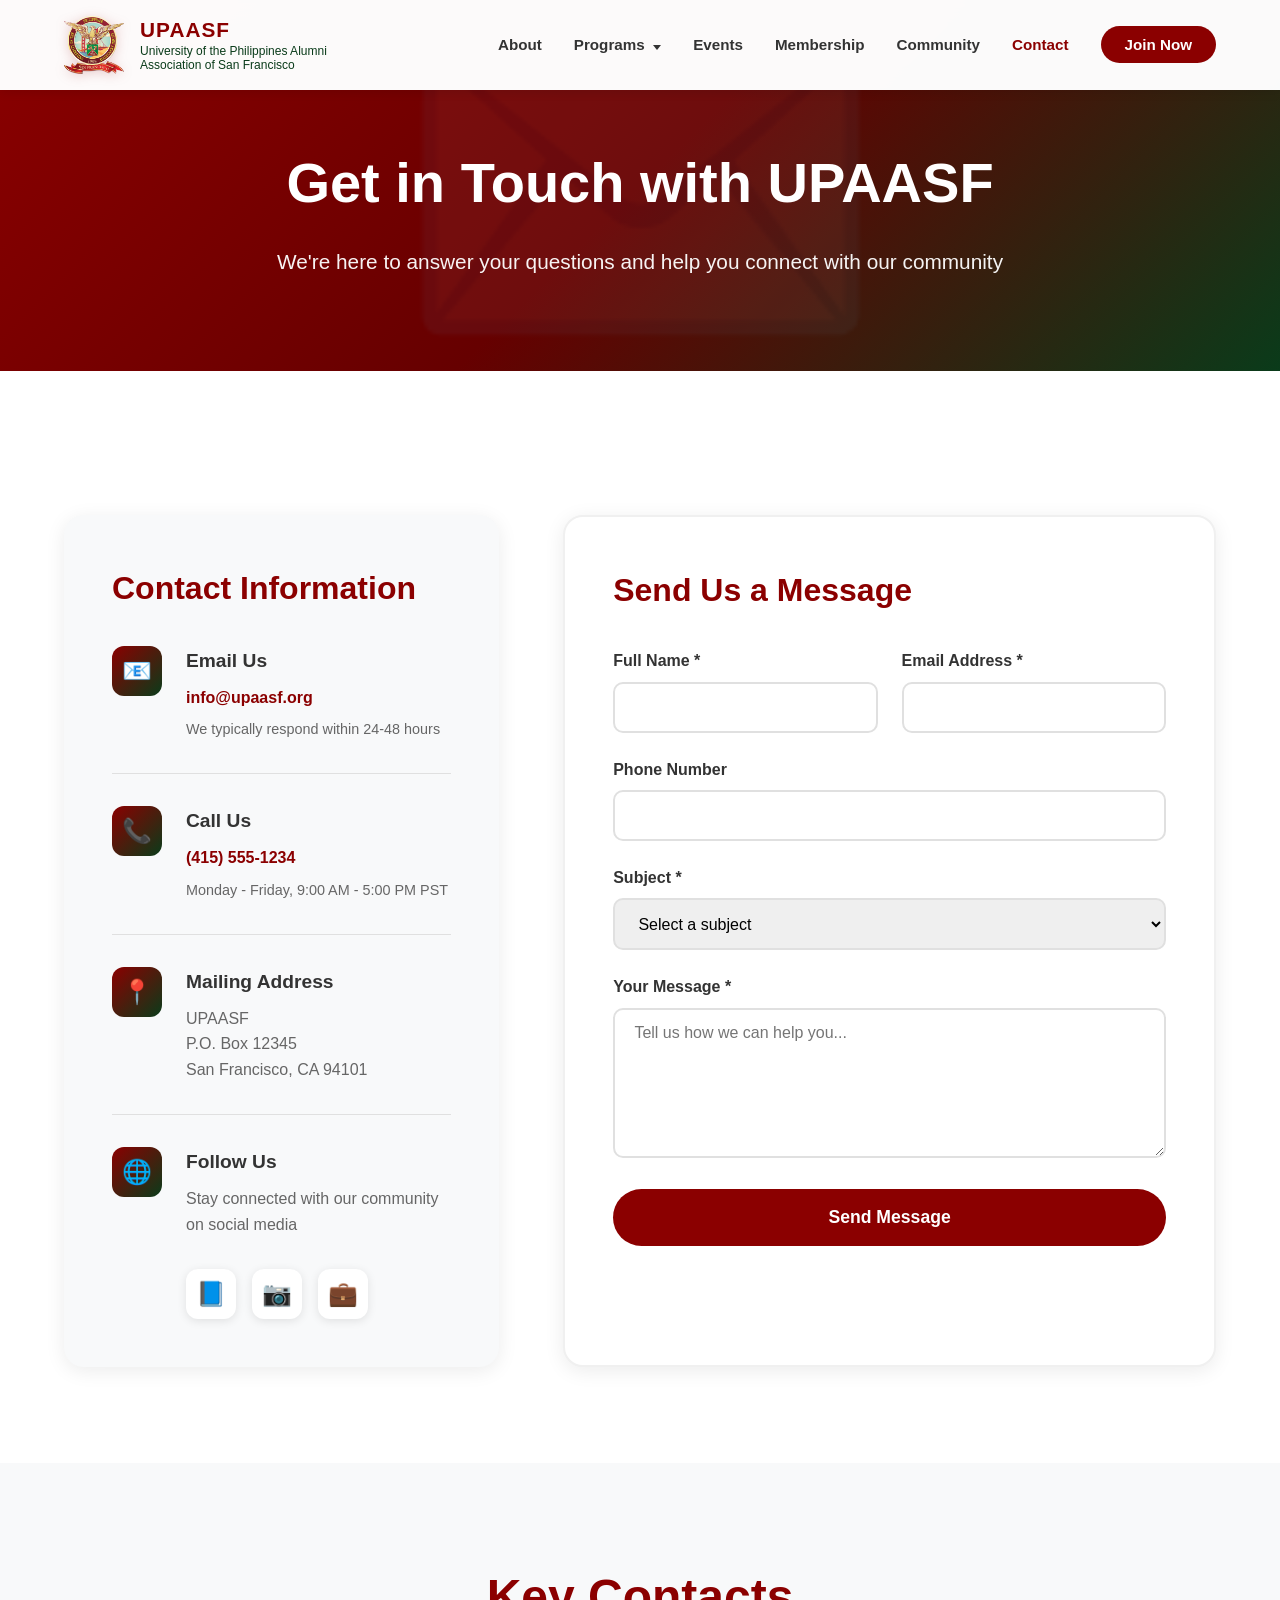
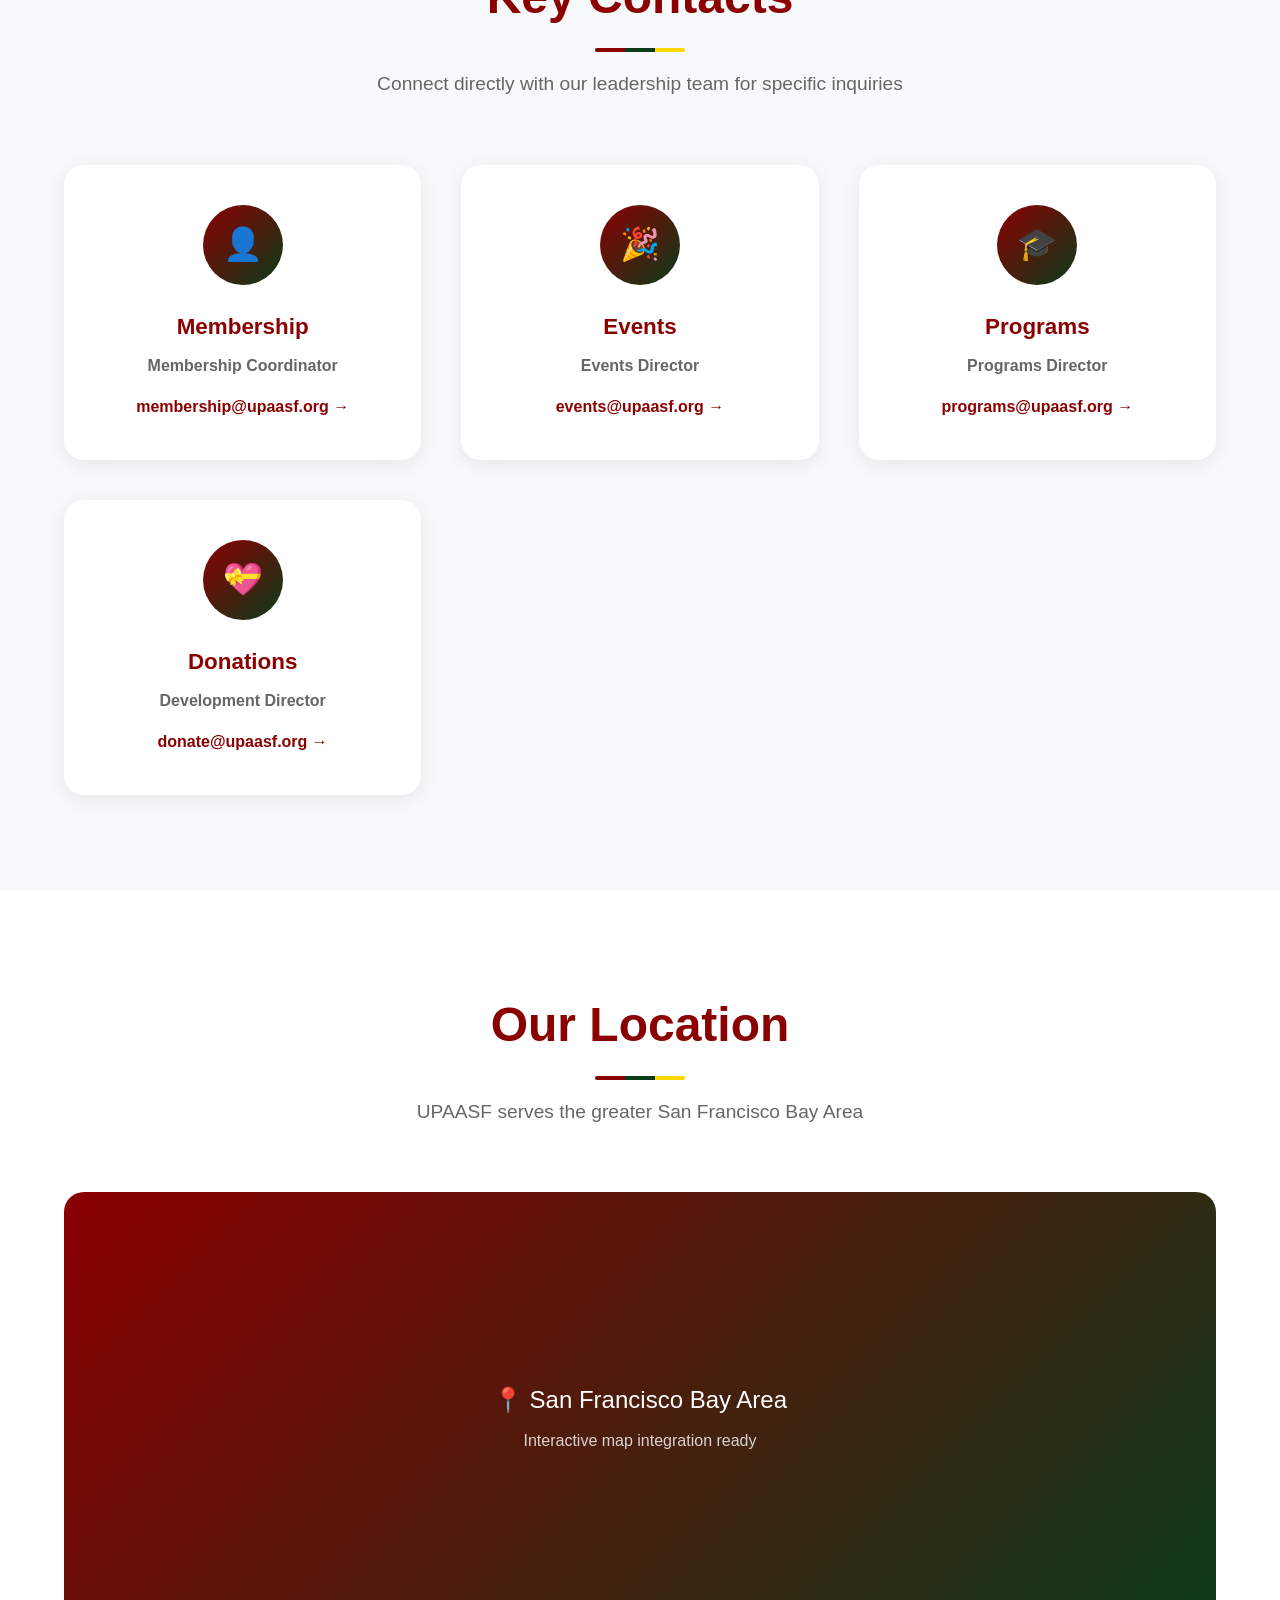
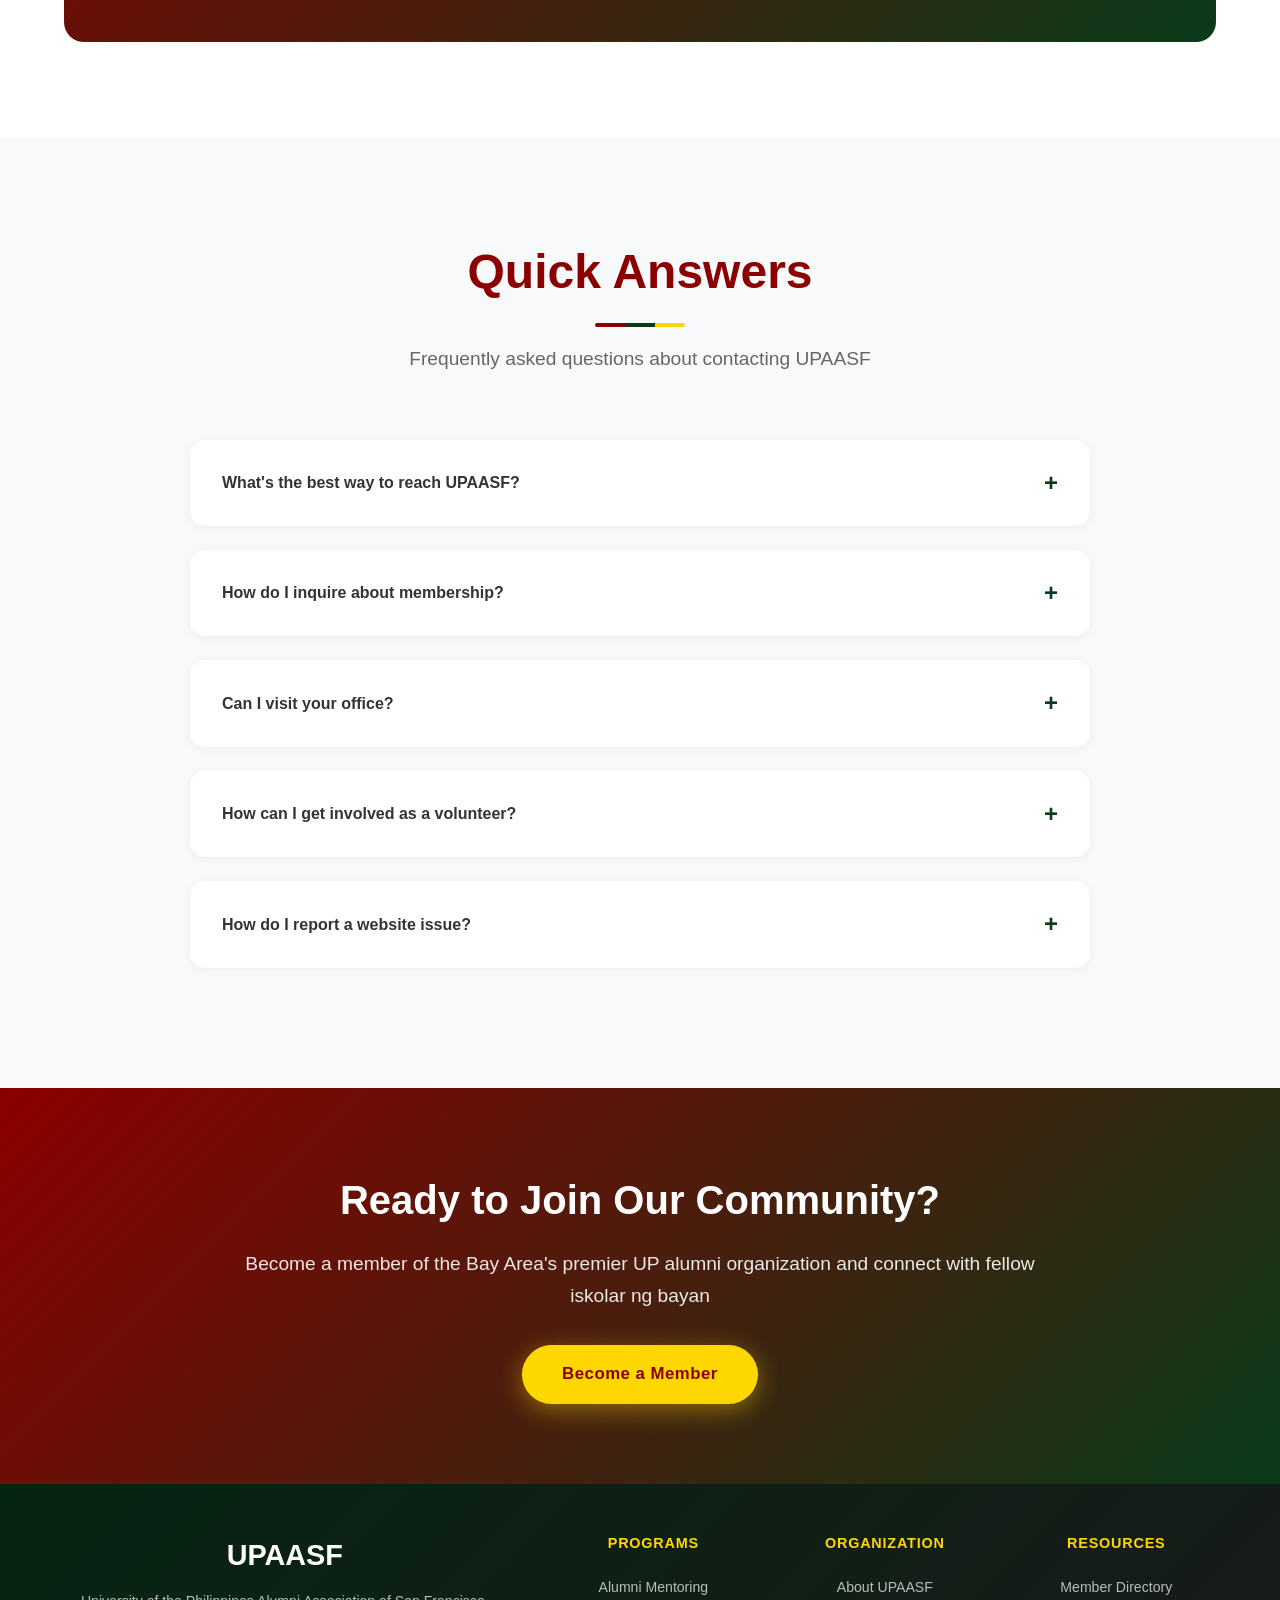
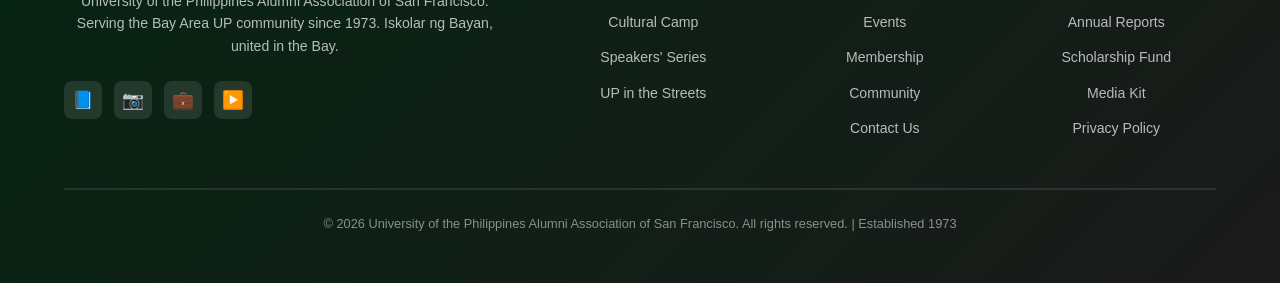
<file: contact.html>
<!DOCTYPE html>
<html lang="en">
<head>
    <meta charset="UTF-8">
    <meta name="viewport" content="width=device-width, initial-scale=1.0">
    <title>Contact UPAASF | Get in Touch with UP Alumni Association San Francisco</title>
    <meta name="description" content="Contact the University of the Philippines Alumni Association of San Francisco. Get in touch for membership inquiries, event information, or general questions.">

    <!-- Meta tags to prevent search engines from indexing and crawling this page,  -->
    <meta name="robots" content="noindex, nofollow">

    <!-- Prevent AI bots from crawling this page -->
    <meta name="noai" content="true">

    <!-- Shared stylesheet (nav, footer, buttons, page-hero, CTA, utilities) -->
    <link rel="stylesheet" href="./shared/styles.css">
	
    <style>
        /* ============================================================
           PAGE-SPECIFIC STYLES & OVERRIDES
           ============================================================ */
	
        /* ── Page Hero override: emoji watermark ── */
        .page-hero::before {
            content: '✉️';
            font-size: 25rem;
            top: 50%;
            left: 50%;
            right: auto;    /* reset shared rule's right: 0 */
            bottom: auto;   /* reset shared rule's bottom: 0 */
            transform: translate(-50%, -50%);
            background: none;
			background-size: auto;
            opacity: 0.05;
        }

        /* ── Contact section ── */
        .contact-section {
            padding: 6rem 5%;
            background: white;
        }

        .contact-container {
            max-width: 1400px;
            margin: 0 auto;
        }

        .contact-grid {
            display: grid;
            grid-template-columns: 1fr 1.5fr;
            gap: 4rem;
            margin-top: 3rem;
        }

        /* Info panel */
        .contact-info {
            background: #f8f9fa;
            padding: 3rem;
            border-radius: 20px;
            box-shadow: 0 4px 20px rgba(0,0,0,0.08);
        }

        .contact-info h3 {
            font-size: 2rem;
            color: var(--up-maroon);
            margin-bottom: 2rem;
            font-weight: 800;
        }

        .info-item {
            display: flex;
            align-items: flex-start;
            gap: 1.5rem;
            margin-bottom: 2rem;
            padding-bottom: 2rem;
            border-bottom: 1px solid #e0e0e0;
        }

        .info-item:last-child {
            border-bottom: none;
            margin-bottom: 0;
            padding-bottom: 0;
        }

        .info-icon {
            width: 50px;
            height: 50px;
            background: linear-gradient(135deg, var(--up-maroon), var(--up-green));
            border-radius: 12px;
            display: flex;
            align-items: center;
            justify-content: center;
            font-size: 1.5rem;
            flex-shrink: 0;
        }

        .info-content h4 {
            font-size: 1.2rem;
            color: #333;
            margin-bottom: 0.5rem;
            font-weight: 700;
        }

        .info-content p {
            color: #666;
            line-height: 1.6;
        }

        .info-content a {
            color: var(--up-maroon);
            text-decoration: none;
            font-weight: 600;
            transition: color 0.3s;
        }

        .info-content a:hover { color: var(--up-maroon-dark); }

        .social-links {
            display: flex;
            gap: 1rem;
            margin-top: 2rem;
        }

        .social-link {
            width: 50px;
            height: 50px;
            background: white;
            border-radius: 12px;
            display: flex;
            align-items: center;
            justify-content: center;
            font-size: 1.5rem;
            text-decoration: none;
            transition: all 0.3s;
            box-shadow: 0 2px 10px rgba(0,0,0,0.1);
        }

        .social-link:hover {
            transform: translateY(-5px);
            box-shadow: 0 4px 20px rgba(0,0,0,0.15);
        }

        /* Form card */
        .contact-form-card {
            background: white;
            padding: 3rem;
            border-radius: 20px;
            box-shadow: 0 4px 20px rgba(0,0,0,0.08);
            border: 2px solid #f0f0f0;
        }

        .contact-form-card h3 {
            font-size: 2rem;
            color: var(--up-maroon);
            margin-bottom: 2rem;
            font-weight: 800;
        }

        .btn-submit {
            width: 100%;
            padding: 1.1rem 2rem;
            background: var(--up-maroon);
            color: white;
            border: none;
            border-radius: 50px;
            font-size: 1.1rem;
            font-weight: 700;
            cursor: pointer;
            transition: all 0.3s;
        }

        .btn-submit:hover {
            background: var(--up-maroon-dark);
            transform: translateY(-3px);
            box-shadow: 0 6px 25px var(--up-maroon);
        }

        /* ── Team section ── */
        .team-section {
            background: #f8f9fa;
            padding: 6rem 5%;
        }

        .team-container {
            max-width: 1400px;
            margin: 0 auto;
        }

        .team-grid {
            display: grid;
            grid-template-columns: repeat(auto-fit, minmax(280px, 1fr));
            gap: 2.5rem;
        }

        .team-card {
            background: white;
            padding: 2.5rem;
            border-radius: 20px;
            box-shadow: 0 4px 20px rgba(0,0,0,0.08);
            text-align: center;
            transition: all 0.3s;
        }

        .team-card:hover {
            transform: translateY(-10px);
            box-shadow: 0 8px 30px rgba(0,0,0,0.15);
        }

        .team-icon {
            width: 80px;
            height: 80px;
            background: linear-gradient(135deg, var(--up-maroon), var(--up-green));
            border-radius: 50%;
            display: flex;
            align-items: center;
            justify-content: center;
            font-size: 2rem;
            margin: 0 auto 1.5rem;
        }

        .team-card h4 {
            font-size: 1.4rem;
            color: var(--up-maroon);
            margin-bottom: 0.5rem;
            font-weight: 700;
        }

        .team-card .role {
            color: #666;
            font-weight: 600;
            margin-bottom: 1rem;
        }

        .team-card a {
            color: var(--up-maroon);
            text-decoration: none;
            font-weight: 600;
            display: inline-flex;
            align-items: center;
            gap: 0.5rem;
        }

        .team-card a:hover { gap: 0.8rem; }

        /* ── Map section ── */
        .map-section {
            background: white;
            padding: 6rem 5%;
        }

        .map-container {
            max-width: 1400px;
            margin: 0 auto;
        }

        .map-placeholder {
            width: 100%;
            height: 450px;
            background: linear-gradient(135deg, var(--up-maroon), var(--up-green));
            border-radius: 20px;
            display: flex;
            align-items: center;
            justify-content: center;
            color: white;
            font-size: 1.5rem;
            margin-top: 2rem;
            text-align: center;
            flex-direction: column;
            gap: 0.5rem;
        }

        /* ── FAQ section layout ── */
        .faq-section {
            background: #f8f9fa;
            padding: 6rem 5%;
        }

        .faq-container {
            max-width: 900px;
            margin: 3rem auto 0;
        }

        /* ── Responsive ── */
        @media (max-width: 968px) {
            .contact-grid {
                grid-template-columns: 1fr;
                gap: 2rem;
            }

            .team-grid {
                grid-template-columns: 1fr;
            }

            .social-links {
                justify-content: center;
            }
        }
    </style>
</head>
<body data-page="contact" data-join-href="#join">

    <div id="site-header"></div>

    <!-- ── Page Hero ── -->
    <section class="page-hero">
        <div class="page-hero-content">
            <h2>Get in Touch with UPAASF</h2>
            <p>We're here to answer your questions and help you connect with our community</p>
        </div>
    </section>

    <!-- ── Contact Section ── -->
    <section class="contact-section">
        <div class="contact-container">
            <div class="contact-grid">

                <div class="contact-info fade-in">
                    <h3>Contact Information</h3>

                    <div class="info-item">
                        <div class="info-icon">📧</div>
                        <div class="info-content">
                            <h4>Email Us</h4>
                            <p><a href="mailto:info@upaasf.org">info@upaasf.org</a></p>

                            <p style="font-size: 0.9rem; margin-top: 0.5rem;">We typically respond within 24-48 hours</p>
                        </div>
                    </div>

                    <div class="info-item">
                        <div class="info-icon">📞</div>
                        <div class="info-content">
                            <h4>Call Us</h4>
                            <p><a href="tel:+14155551234">(415) 555-1234</a></p>
                            <p style="font-size: 0.9rem; margin-top: 0.5rem;">Monday - Friday, 9:00 AM - 5:00 PM PST</p>
                        </div>
                    </div>

                    <div class="info-item">
                        <div class="info-icon">📍</div>
                        <div class="info-content">
                            <h4>Mailing Address</h4>
                            <p>UPAASF<br>
                            P.O. Box 12345<br>
                            San Francisco, CA 94101</p>
                        </div>
                    </div>

                    <div class="info-item">
                        <div class="info-icon">🌐</div>
                        <div class="info-content">
                            <h4>Follow Us</h4>
                            <p style="margin-bottom: 1rem;">Stay connected with our community on social media</p>
                            <div class="social-links">
                                <a href="https://www.facebook.com/upaasf" class="social-link" target="_blank" title="Facebook">📘</a>
                                <a href="https://www.instagram.com/upaa_sf" class="social-link" target="_blank" title="Instagram">📷</a>
                                <a href="https://www.linkedin.com/company/upaasf" class="social-link" target="_blank" title="LinkedIn">💼</a>
                            </div>
                        </div>
                    </div>
                </div>

                <div class="contact-form-card fade-in">
                    <h3>Send Us a Message</h3>
                    <form id="contactForm">
                        <div class="form-row">
                            <div class="form-group">
                                <label for="name">Full Name *</label>
                                <input type="text" id="name" name="name" required>
                            </div>
                            <div class="form-group">
                                <label for="email">Email Address *</label>
                                <input type="email" id="email" name="email" required>
                            </div>
                        </div>

                        <div class="form-group">
                            <label for="phone">Phone Number</label>
                            <input type="tel" id="phone" name="phone">
                        </div>

                        <div class="form-group">
                            <label for="subject">Subject *</label>
                            <select id="subject" name="subject" required>
                                <option value="">Select a subject</option>
                                <option value="membership">Membership Inquiry</option>
                                <option value="events">Event Information</option>
                                <option value="programs">Programs &amp; Initiatives</option>
                                <option value="volunteer">Volunteer Opportunities</option>
                                <option value="donations">Donations &amp; Sponsorship</option>
                                <option value="mentoring">Alumni Mentoring Program</option>
                                <option value="general">General Question</option>
                                <option value="other">Other</option>
                            </select>
                        </div>

                        <div class="form-group">
                            <label for="message">Your Message *</label>
                            <textarea id="message" name="message" required placeholder="Tell us how we can help you..."></textarea>
                        </div>

                        <button type="submit" class="btn-submit">Send Message</button>
                    </form>
                </div>

            </div>
        </div>
    </section>

    <!-- ── Key Contacts ── -->
    <section class="team-section">
        <div class="team-container">
            <div class="section-header">
                <h3>Key Contacts</h3>
                <p>Connect directly with our leadership team for specific inquiries</p>
            </div>

            <div class="team-grid">
                <div class="team-card fade-in">
                    <div class="team-icon">👤</div>
                    <h4>Membership</h4>
                    <p class="role">Membership Coordinator</p>
                    <a href="mailto:membership@upaasf.org">membership@upaasf.org →</a>
                </div>

                <div class="team-card fade-in">
                    <div class="team-icon">🎉</div>
                    <h4>Events</h4>
                    <p class="role">Events Director</p>
                    <a href="mailto:events@upaasf.org">events@upaasf.org →</a>
                </div>

                <div class="team-card fade-in">
                    <div class="team-icon">🎓</div>
                    <h4>Programs</h4>
                    <p class="role">Programs Director</p>
                    <a href="mailto:programs@upaasf.org">programs@upaasf.org →</a>
                </div>

                <div class="team-card fade-in">
                    <div class="team-icon">💝</div>
                    <h4>Donations</h4>
                    <p class="role">Development Director</p>
                    <a href="mailto:donate@upaasf.org">donate@upaasf.org →</a>
                </div>
            </div>
        </div>
    </section>

    <!-- ── Location ── -->
    <section class="map-section">
        <div class="map-container">
            <div class="section-header">
                <h3>Our Location</h3>
                <p>UPAASF serves the greater San Francisco Bay Area</p>
            </div>
            <div class="map-placeholder">
                <span>📍 San Francisco Bay Area</span>
                <span style="font-size: 1rem; opacity: 0.8;">Interactive map integration ready</span>
            </div>
        </div>
    </section>

    <!-- ── FAQ ── -->
    <section class="faq-section">
        <div class="section-header">
            <h3>Quick Answers</h3>
            <p>Frequently asked questions about contacting UPAASF</p>
        </div>

        <div class="faq-container">
            <div class="faq-item fade-in">
                <div class="faq-question">
                    <span>What's the best way to reach UPAASF?</span>
                    <span class="faq-icon">+</span>
                </div>
                <div class="faq-answer">
                    <div class="faq-answer-content">
                        Email is the most reliable way to reach us at info@upaasf.org. We respond to all inquiries within 24-48 hours. For urgent matters, you can call us during business hours. You can also use the contact form on this page.
                    </div>
                </div>
            </div>

            <div class="faq-item fade-in">
                <div class="faq-question">
                    <span>How do I inquire about membership?</span>
                    <span class="faq-icon">+</span>
                </div>
                <div class="faq-answer">
                    <div class="faq-answer-content">
                        You can email our Membership Coordinator at membership@upaasf.org or visit our Membership page for complete information about joining UPAASF. We're happy to answer any questions about benefits, dues, and the application process.
                    </div>
                </div>
            </div>

            <div class="faq-item fade-in">
                <div class="faq-question">
                    <span>Can I visit your office?</span>
                    <span class="faq-icon">+</span>
                </div>
                <div class="faq-answer">
                    <div class="faq-answer-content">
                        UPAASF is primarily a volunteer-run organization without a physical office open to the public. However, we hold regular events throughout the Bay Area where you can meet board members and fellow alumni. Check our Events page for upcoming gatherings.
                    </div>
                </div>
            </div>

            <div class="faq-item fade-in">
                <div class="faq-question">
                    <span>How can I get involved as a volunteer?</span>
                    <span class="faq-icon">+</span>
                </div>
                <div class="faq-answer">
                    <div class="faq-answer-content">
                        We welcome volunteers for events, programs, and committee work. Use the contact form above and select "Volunteer Opportunities" as the subject, or email us at info@upaasf.org expressing your interest and areas of expertise.
                    </div>
                </div>
            </div>

            <div class="faq-item fade-in">
                <div class="faq-question">
                    <span>How do I report a website issue?</span>
                    <span class="faq-icon">+</span>
                </div>
                <div class="faq-answer">
                    <div class="faq-answer-content">
                        Please email info@upaasf.org with details about the issue you're experiencing, including your browser and device information. We appreciate your help in keeping our website running smoothly!
                    </div>
                </div>
            </div>
        </div>
    </section>

    <!-- ── CTA ── -->
    <section class="cta-section" id="join">
        <div class="cta-content">
            <h3>Ready to Join Our Community?</h3>
            <p>Become a member of the Bay Area's premier UP alumni organization and connect with fellow iskolar ng bayan</p>
            <a href="./membership.html" class="btn btn-primary">Become a Member</a>
        </div>
    </section>

    <div id="site-footer"></div>

    <script src="./shared/site.js"></script>
    <script>
        // Contact form submission
        document.getElementById('contactForm').addEventListener('submit', function (e) {
            e.preventDefault();
            alert('Thank you for contacting UPAASF!\nWe\'ll respond to your message within 24-48 hours.');
            this.reset();
        });
    </script>
</body>
</html>
</file>
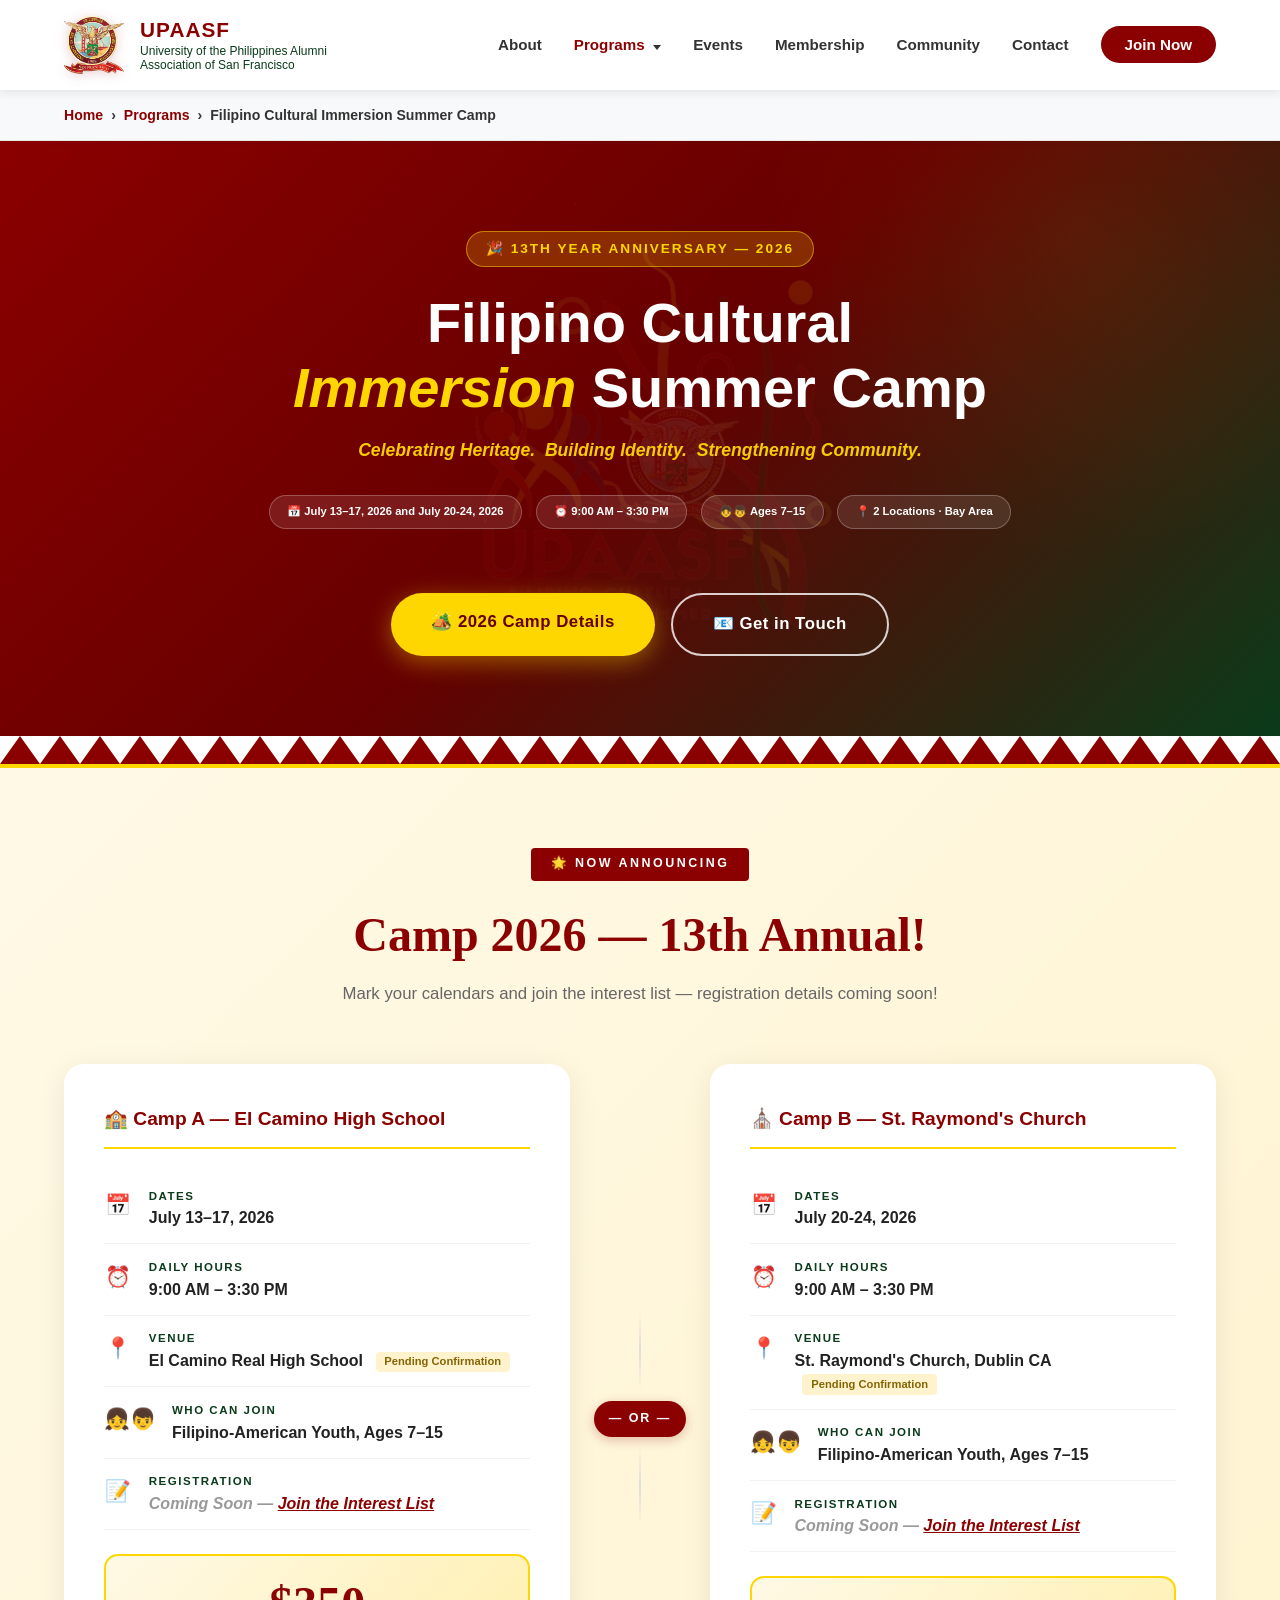
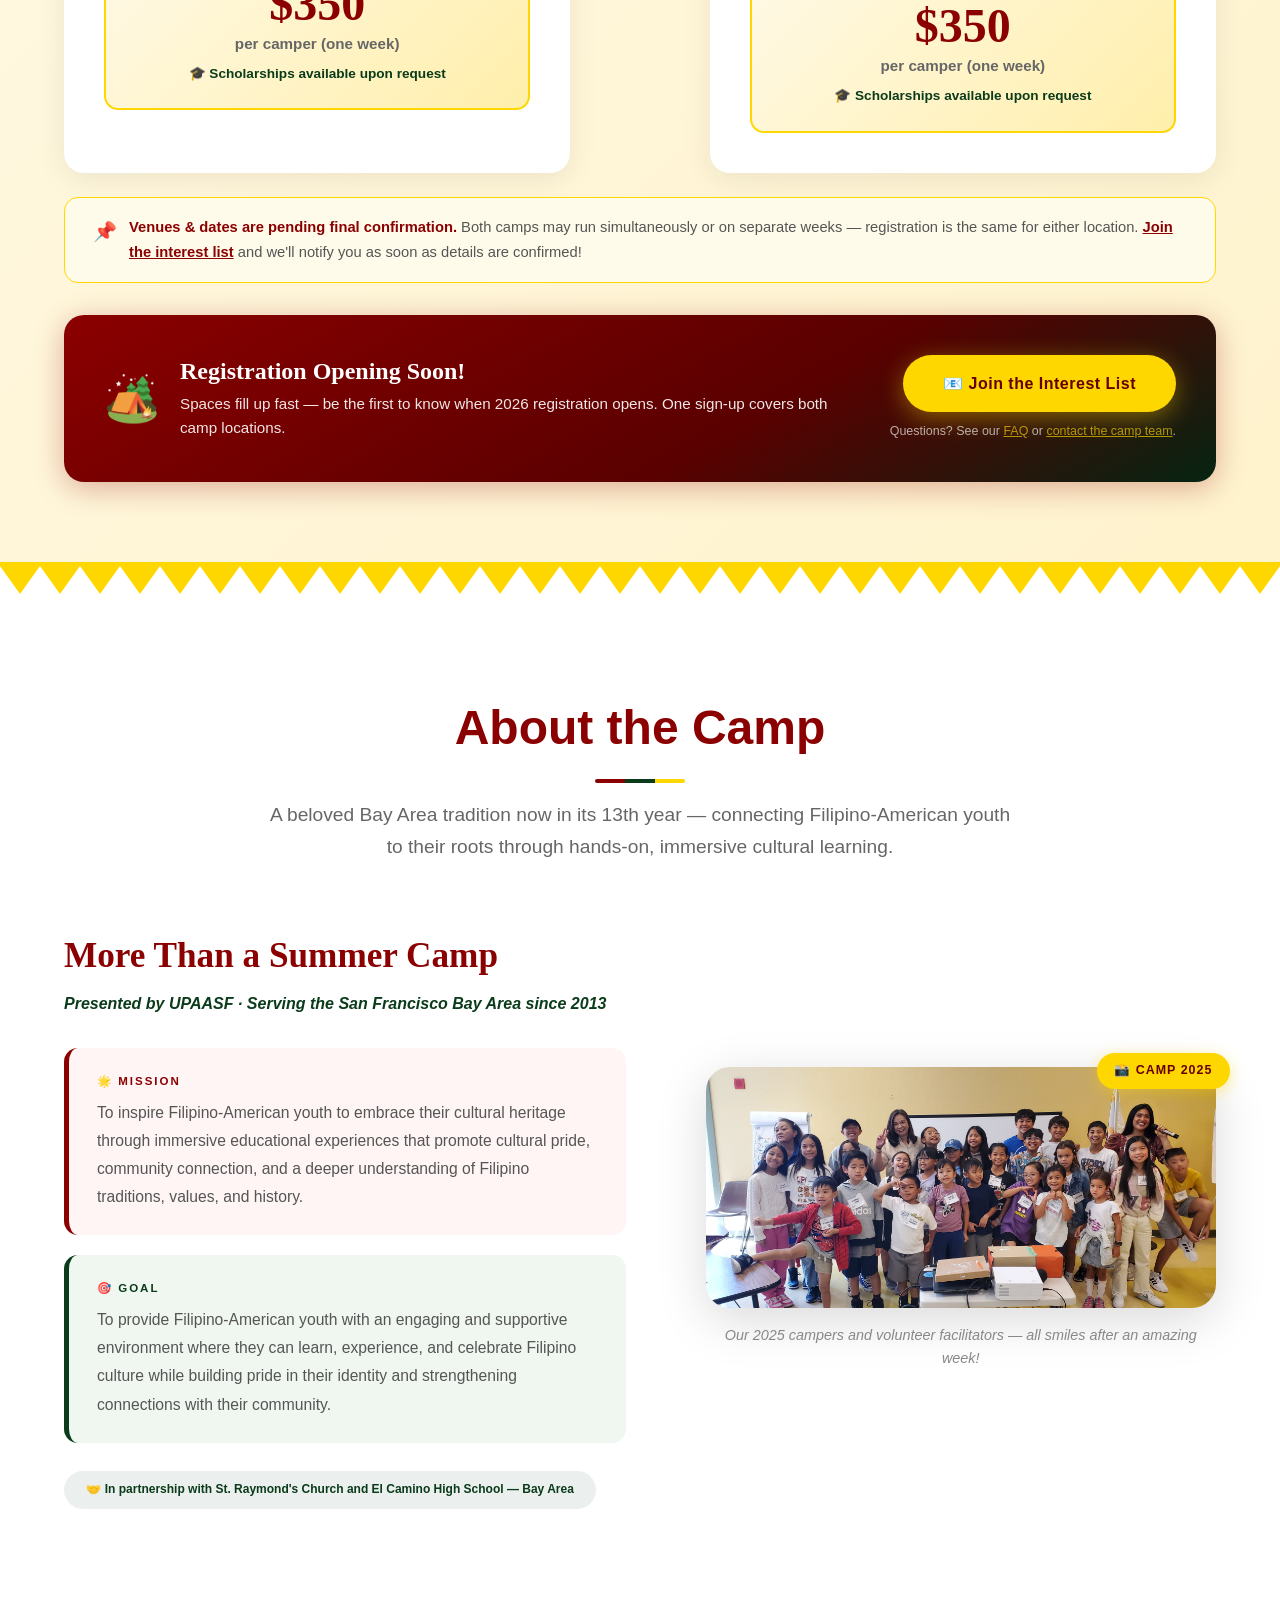
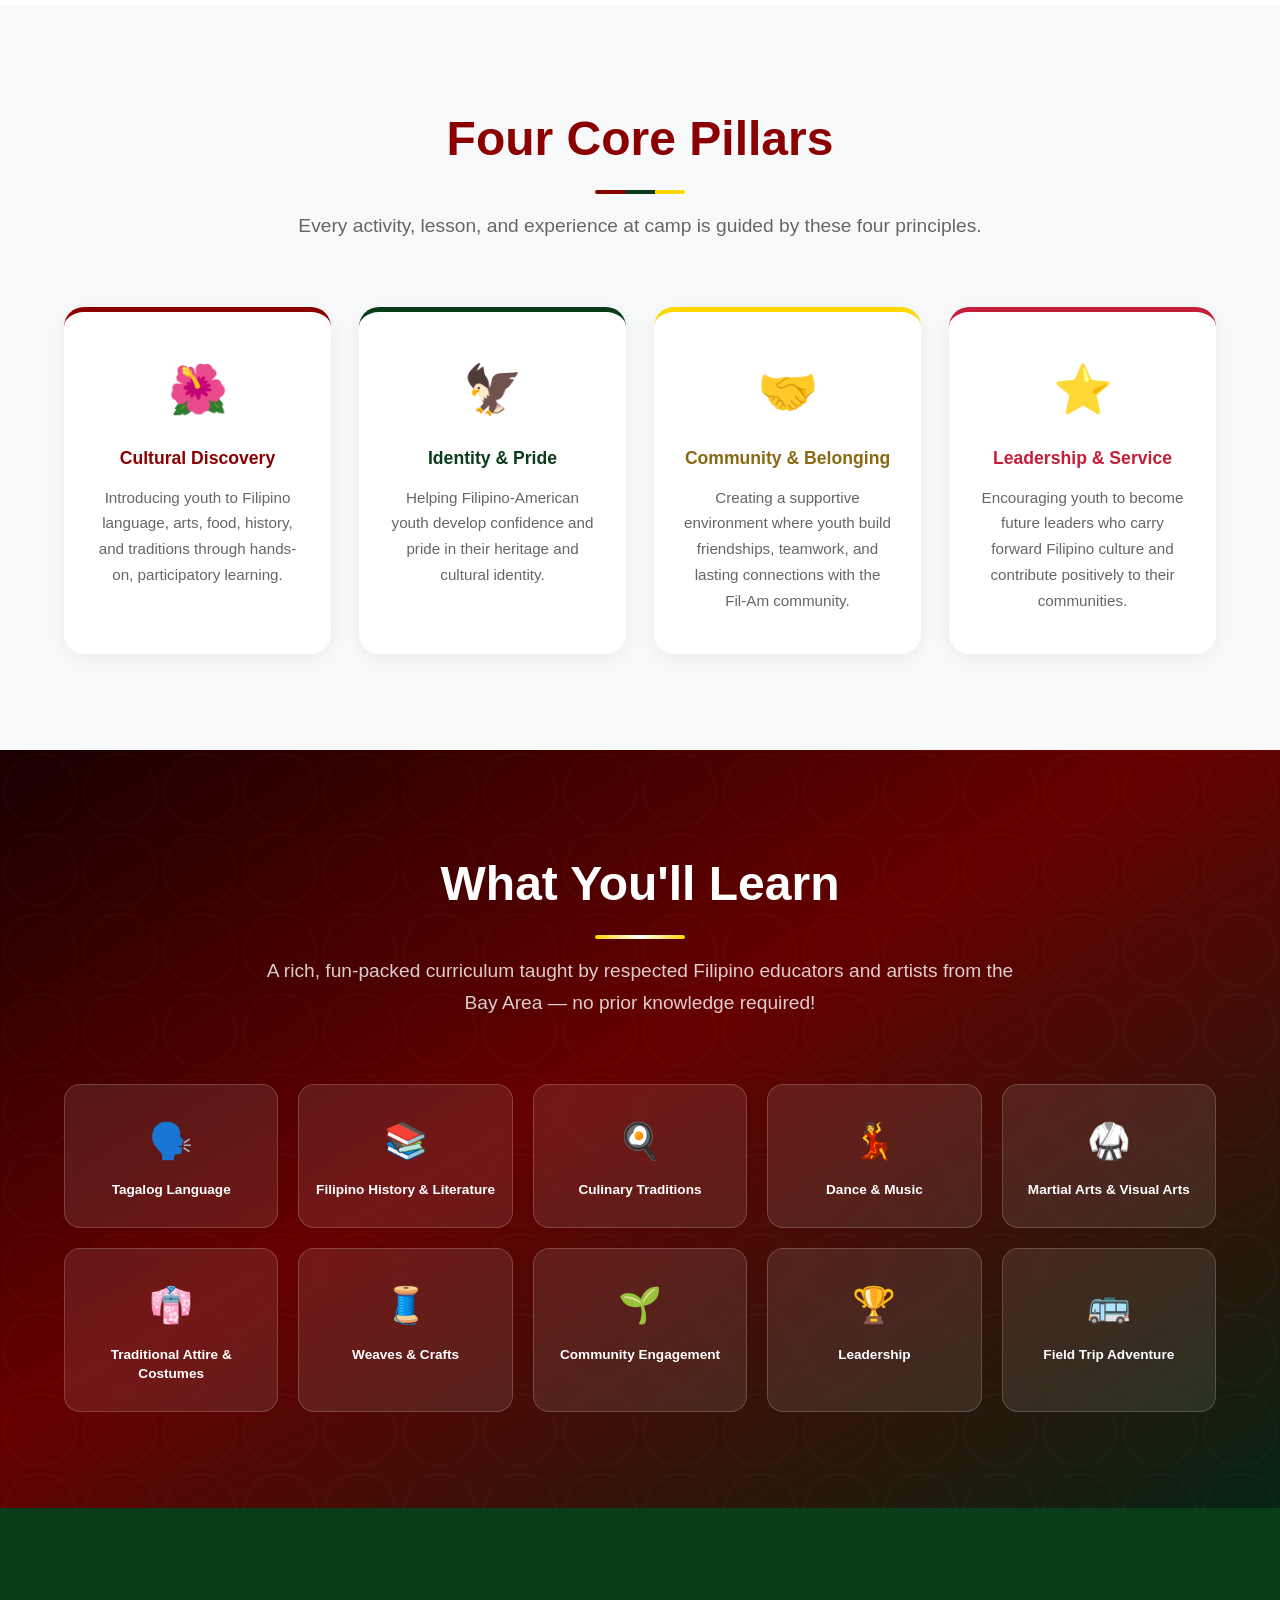
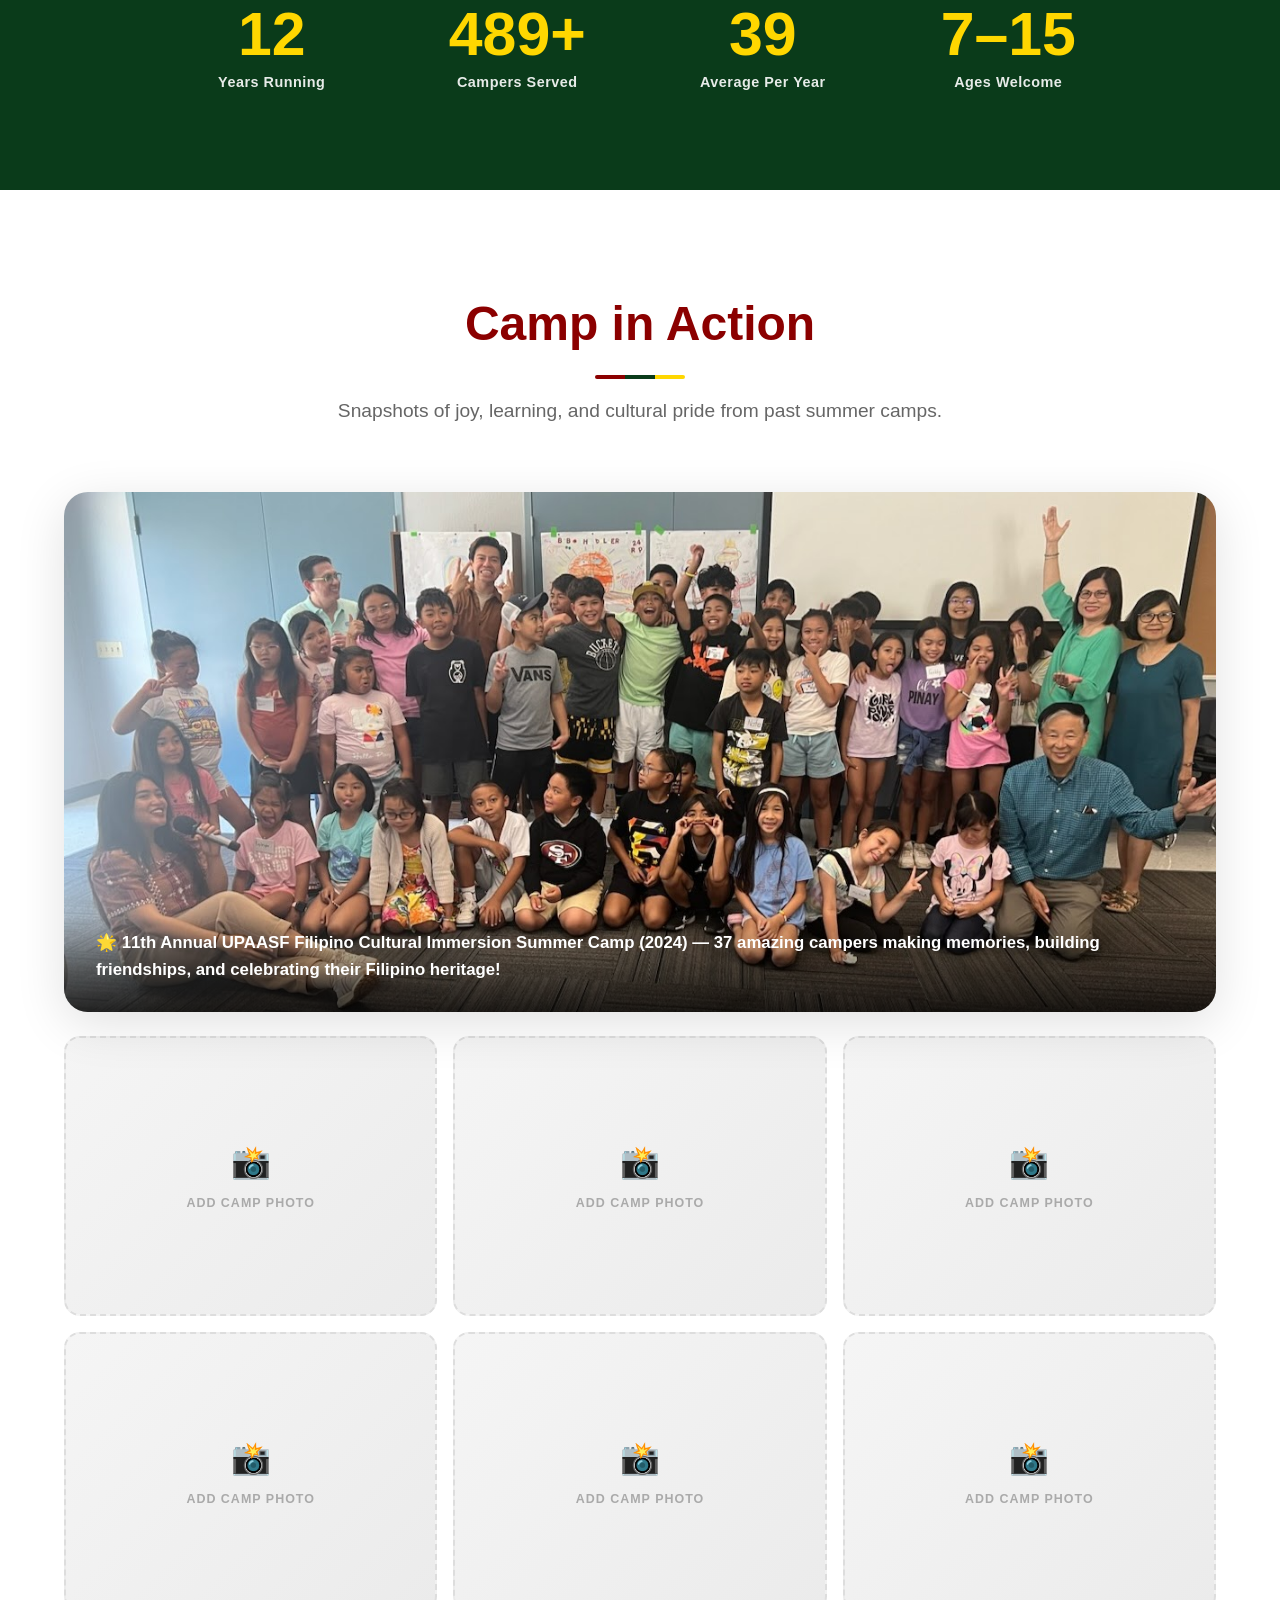
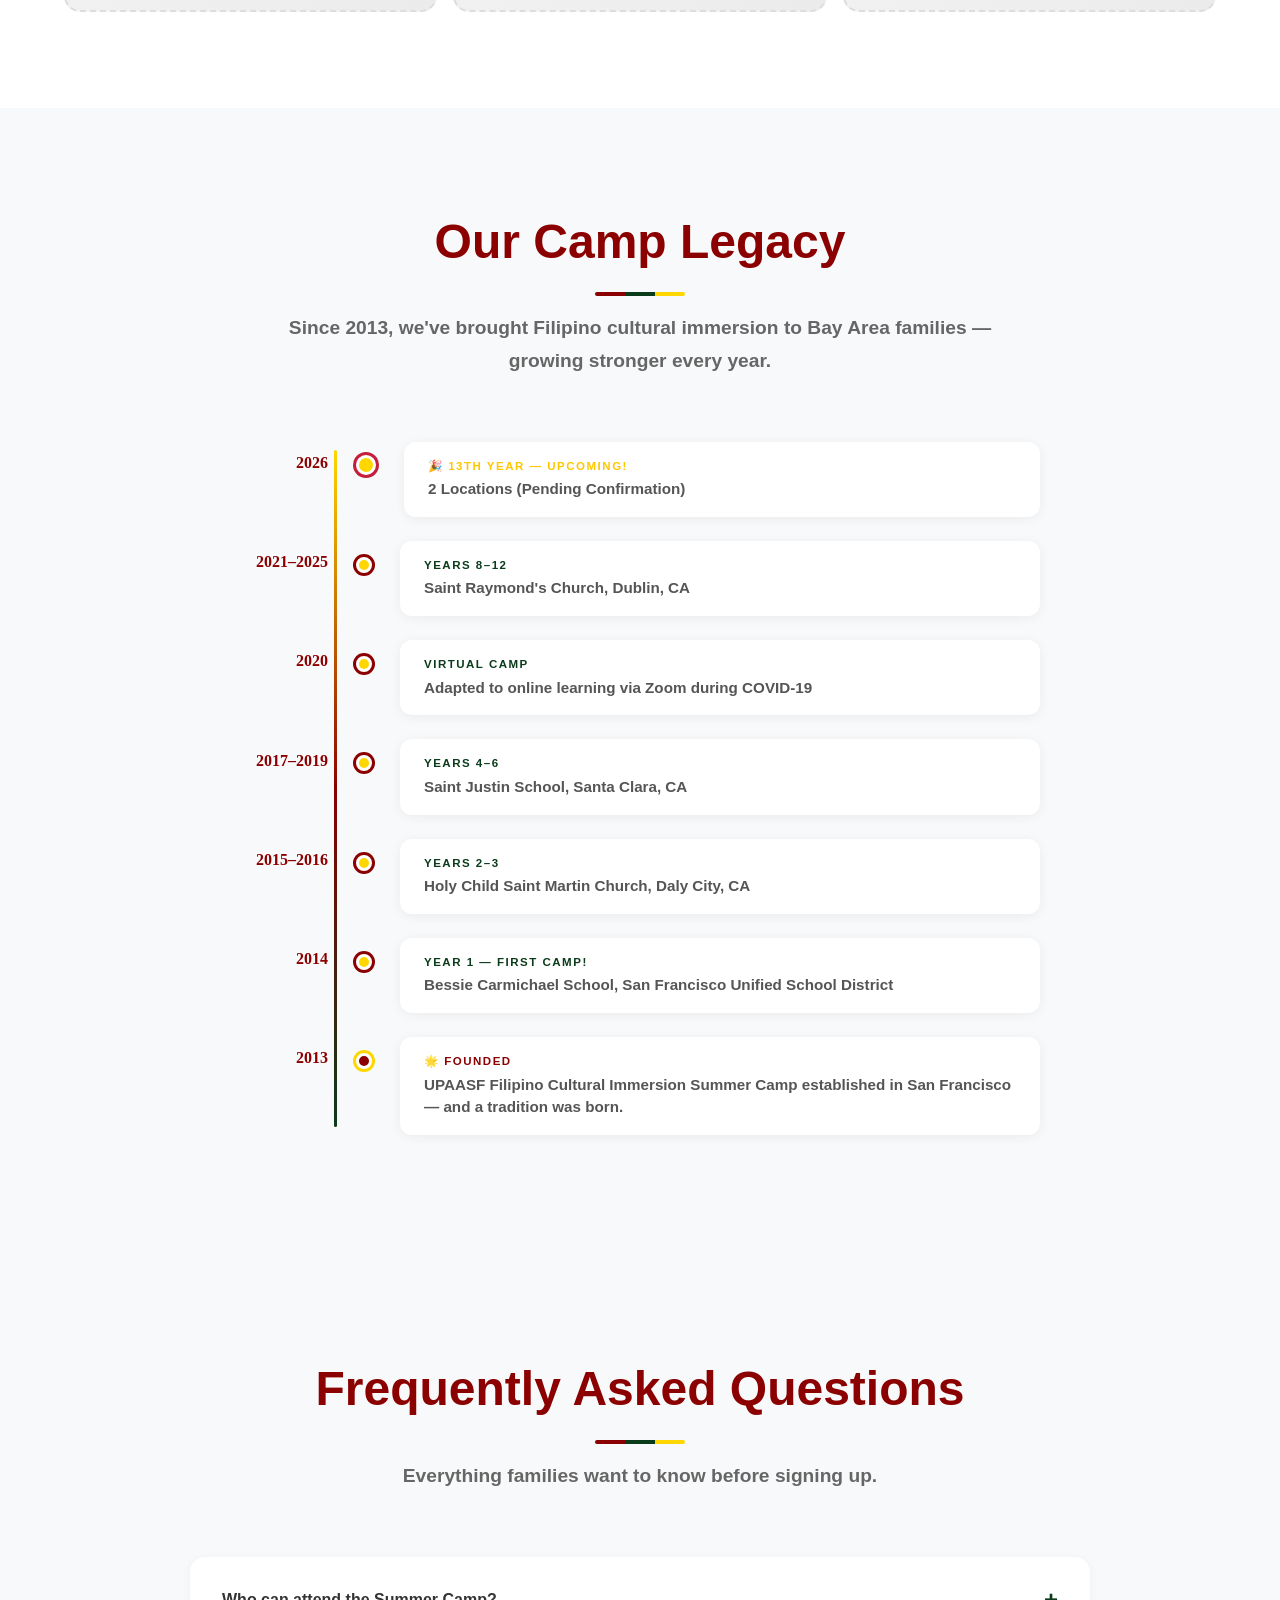
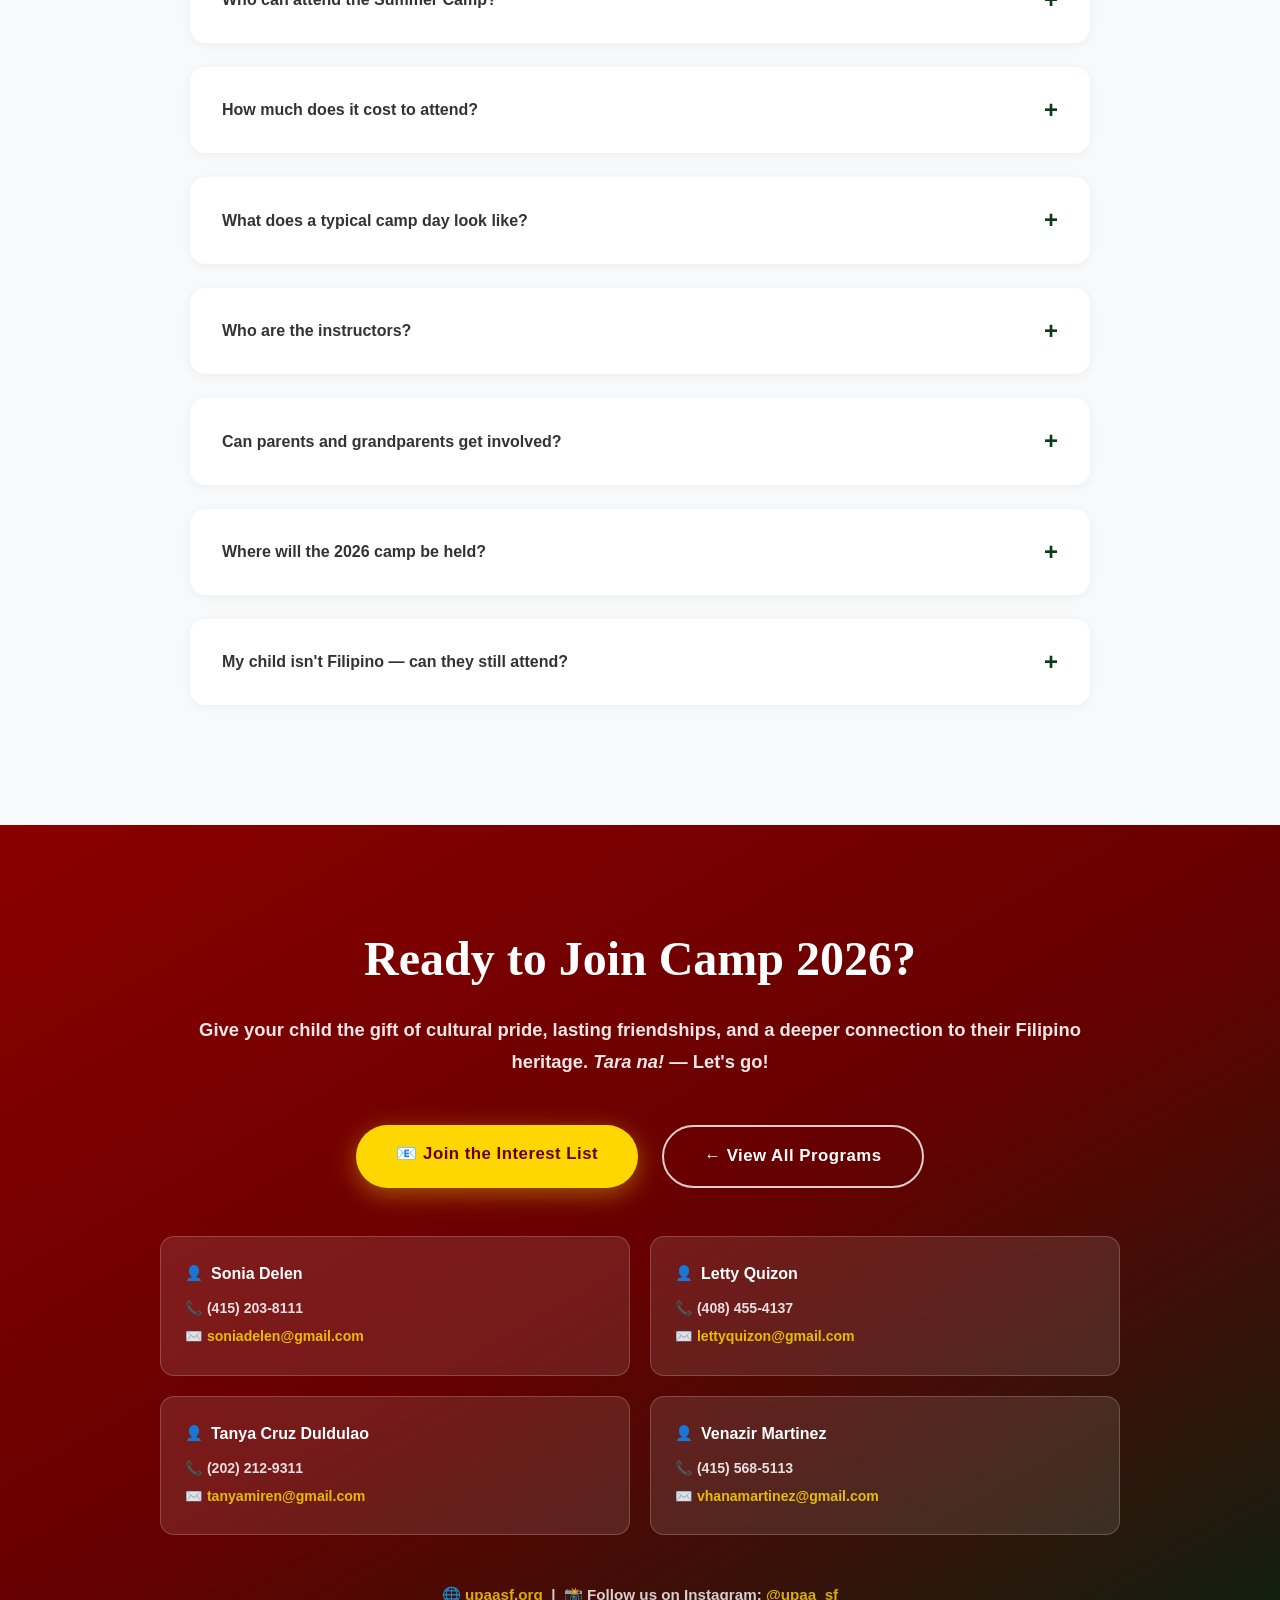
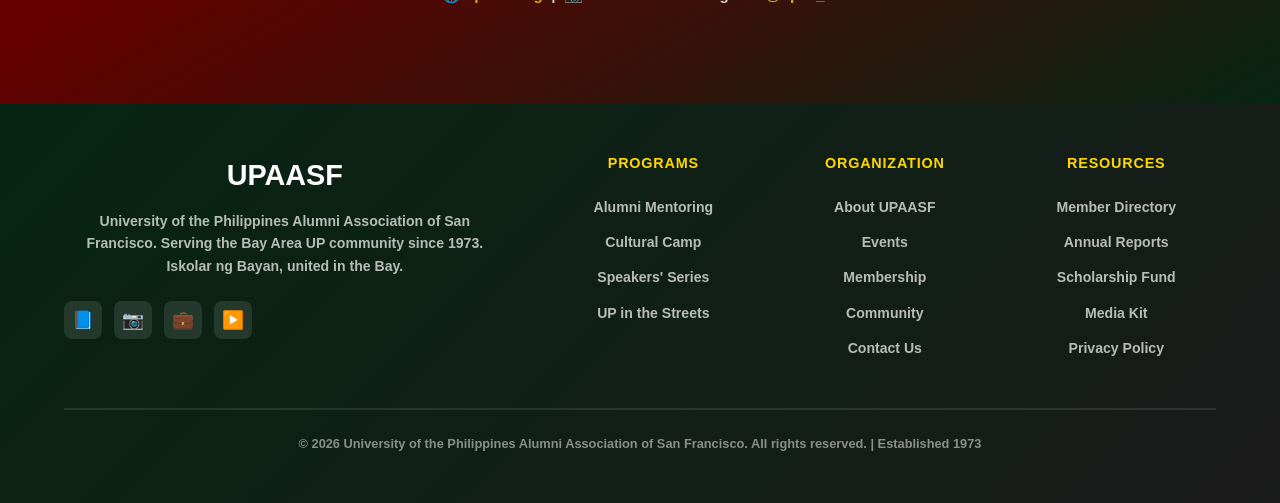
<file: cultural-immersion-camp.html>
<!DOCTYPE html>
<html lang="en">
<head>
    <meta charset="UTF-8">
    <meta name="viewport" content="width=device-width, initial-scale=1.0">
    <title>Filipino Cultural Immersion Summer Camp | UPAASF</title>
    <meta name="description" content="UPAASF Filipino Cultural Immersion Summer Camp — 13th Annual! July 13–17, 2026. For Filipino-American youth ages 7–15. Celebrating Heritage. Building Identity. Strengthening Community.">

    <!-- Google Fonts: Playfair Display (headings) + Nunito (body) -->
    <!--
    <link rel="preconnect" href="https://fonts.googleapis.com">
    <link rel="preconnect" href="https://fonts.gstatic.com" crossorigin>
    <link href="https://fonts.googleapis.com/css2?family=Playfair+Display:ital,wght@0,700;0,900;1,700&family=Nunito:wght@400;600;700;800;900&display=swap" rel="stylesheet">
    -->

    <!-- Meta tags to prevent search engines from indexing and crawling this page,  -->
    <meta name="robots" content="noindex, nofollow">

    <!-- Prevent AI bots from crawling this page -->
    <meta name="noai" content="true">

    <!-- Shared stylesheet (nav, footer, buttons, page-hero, utilities) -->
    <link rel="stylesheet" href="./shared/styles.css">

    <style>
        /* ============================================================
           CAMP PAGE — PAGE-SPECIFIC STYLES
           All shared tokens (--up-maroon, --up-green, --up-gold, etc.)
           and shared patterns (page-hero, section-header, btn, fade-in,
           faq-item, breadcrumb, cta-section) come from styles.css.
           ============================================================ */

        /* ── Font override: friendlier for a youth/family page ── */
        /* 
        body { font-family: 'Nunito', -apple-system, sans-serif; }
        */

        /* ── Playfair Display for display headings ── */
        /*
        .display-font {
            font-family: 'Playfair Display', Georgia, serif;
        }
        */

        /* ============================================================
           SUMMER CAM PAGE-SPECIFIC STYLES
           Anything already in shared/styles.css is removed from here.
        ============================================================ */
        /* Hero: swap the shared tiled "UP" watermark for  Filipino-inspired chevron/diamond texture overlay */
        .page-hero {
            /* This keeps the nav clearance but reduces the extra gap to 1.5rem (~24px) */
            padding-top: calc(var(--nav-height)) !important;
            /*padding-bottom: 1.5rem !important;*/
        }

        .page-hero::before {
            /* inset: 0; */
            /*
            background-image:
                url("data:image/svg+xml,%3Csvg xmlns='http://www.w3.org/2000/svg' width='60' height='30'%3E%3Cpath d='M0 15 L15 0 L30 15 L45 0 L60 15 L45 30 L30 15 L15 30 Z' fill='none' stroke='rgba(255,215,0,0.07)' stroke-width='1'/%3E%3C/svg%3E");
            */
            background-image: url("./img/Summer Camp Logo.png");
            background-repeat: no-repeat;
            background-position: center;
            background-size: 400px;
            opacity: 0.1;
            pointer-events: none;
        }

        /* Warm radial glow on the right */
        .page-hero::after {
            content: '';
            position: absolute;
            width: 700px;
            height: 700px;
            border-radius: 50%;
            background: radial-gradient(circle, rgba(255,215,0,0.06) 0%, transparent 65%);
            top: -250px;
            right: -150px;
            pointer-events: none;
        }

        /* Camp logo */
        .camp-logo-wrap {
            display: flex;
            justify-content: center;
            margin-bottom: 1.5rem;
        }

        .camp-logo {
            width: 200px;
            height: 200px;
            object-fit: contain;
            border-radius: 10px;
            background-color: #fef9f0;;
            /* Black background of the logo blends naturally with the dark hero */
        }

        /* Hero text tweaks — slightly larger than standard inner-page hero */
        .page-hero h2 { 
            font-size: 3.5rem; 
            line-height: 1.15;
        }

        @media (max-width: 768px) {
            .page-hero h2 { font-size: 2.4rem; }
        }        
        
        /* Emphasis text properties */
        .page-hero h2 em {
            font-style: italic;
            color: var(--up-gold);
        }

        /* Copied from index.html */
        .hero-tagline {
            font-size: 1.1rem !important;
            font-style: italic;
            color: var(--up-gold);
            margin-bottom: 0.5rem !important;
            font-weight: 600;
            animation: fadeInUp 1s ease 0.4s both;
        }

        .hero-tagline span {
            color: var(--up-gold);
        }

        /* Quick info pills */
        .camp-meta-pills {
            display: flex;
            justify-content: center;
            gap: 0.85rem;
            flex-wrap: wrap;
            margin: 1.8rem 0;
        }

        .camp-meta-pill {
            background: rgba(255,255,255,0.1);
            border: 1px solid rgba(255,255,255,0.25);
            color: white;
            padding: 0.45rem 1.1rem;
            border-radius: 50px;
            font-size: 0.7rem;
            font-weight: 700;
            display: inline-flex;
            align-items: center;
            gap: 0.3rem;
        }

        .hero-actions {
            margin-top: 4rem; /* This provides a consistent, controlled gap */
            display: flex;
            gap: 1rem;
            justify-content: center;
        }

        /* ============================================================
           ZIGZAG DECORATIVE BORDERS (Filipino textile-inspired)
           ============================================================ */
        .zigzag-bar {
            height: 28px;
            background-repeat: repeat-x;
            background-size: 120px 28px;
        }

        .zigzag-bar.maroon {
            background-image: url("data:image/svg+xml,%3Csvg xmlns='http://www.w3.org/2000/svg' viewBox='0 0 120 28'%3E%3Cpath d='M0,28 L20,0 L40,28 L60,0 L80,28 L100,0 L120,28 Z' fill='%238B0000'/%3E%3C/svg%3E");
        }

        .zigzag-bar.gold {
            background-image: url("data:image/svg+xml,%3Csvg xmlns='http://www.w3.org/2000/svg' viewBox='0 0 120 28'%3E%3Cpath d='M0,28 L20,0 L40,28 L60,0 L80,28 L100,0 L120,28 Z' fill='%23FFD700'/%3E%3C/svg%3E");
        }

        .zigzag-bar.green {
            background-image: url("data:image/svg+xml,%3Csvg xmlns='http://www.w3.org/2000/svg' viewBox='0 0 120 28'%3E%3Cpath d='M0,28 L20,0 L40,28 L60,0 L80,28 L100,0 L120,28 Z' fill='%230A3B1A'/%3E%3C/svg%3E");
        }

        .zigzag-bar.flip {
            transform: scaleY(-1);
        }

        /* ============================================================
           2026 ANNOUNCEMENT SECTION
           ============================================================ */
        .announce-section {
            background: linear-gradient(135deg, #FFF9E6, #FFF3CD);
            padding: 5rem 5%;
            border-top: 4px solid var(--up-gold);
            border-bottom: 4px solid var(--up-gold);
        }

        .announce-container {
            max-width: 1200px;
            margin: 0 auto;
        }

        .announce-header {
            text-align: center;
            margin-bottom: 3.5rem;
        }

        .announce-eyebrow {
            display: inline-block;
            background: var(--up-maroon);
            color: white;
            font-size: 0.78rem;
            font-weight: 800;
            letter-spacing: 2.5px;
            text-transform: uppercase;
            padding: 0.4rem 1.2rem;
            border-radius: 4px;
            margin-bottom: 1rem;
        }

        .announce-header h2 {
            font-family: 'Playfair Display', Georgia, serif;
            font-size: clamp(2rem, 4vw, 3rem);
            color: var(--up-maroon);
            font-weight: 900;
            margin-bottom: 0.5rem;
        }

        .announce-header p {
            color: #666;
            font-size: 1.05rem;
        }

        /* ── Two-camp row: cards + OR divider ── */
        .camps-row {
            display: flex;
            align-items: stretch;
            gap: 0;
            margin-bottom: 1.5rem;
        }

        /* Detail card */
        .announce-details {
            flex: 1;
            background: white;
            border-radius: 20px;
            padding: 2.5rem;
            box-shadow: 0 6px 30px rgba(0,0,0,0.08);
        }

        .announce-details h3 {
            font-size: 1.2rem;
            color: var(--up-maroon);
            font-weight: 800;
            margin-bottom: 1.5rem;
            padding-bottom: 0.75rem;
            border-bottom: 2px solid var(--up-gold);
        }

        /* ── OR divider between the two cards ── */
        .or-divider {
            display: flex;
            flex-direction: column;
            align-items: center;
            justify-content: center;
            gap: 0.6rem;
            padding: 0 1.5rem;
            flex-shrink: 0;
        }

        .or-divider-line {
            width: 2px;
            flex: 1;
            background: linear-gradient(to bottom, transparent, #ddd, transparent);
            border-radius: 2px;
            max-height: 80px;
        }

        .or-divider-pill {
            background: var(--up-maroon);
            color: white;
            font-size: 0.78rem;
            font-weight: 900;
            letter-spacing: 2px;
            text-transform: uppercase;
            padding: 0.5rem 0.9rem;
            border-radius: 50px;
            white-space: nowrap;
            box-shadow: 0 3px 12px rgba(139,0,0,0.25);
        }

        /* ── Venue pending callout ── */
        .venue-callout {
            background: #FFFBEA;
            border: 1.5px solid var(--up-gold);
            border-radius: 14px;
            padding: 1.1rem 1.75rem;
            display: flex;
            align-items: flex-start;
            gap: 0.75rem;
            margin-bottom: 2rem;
            font-size: 0.92rem;
            color: #555;
            line-height: 1.65;
        }

        .venue-callout-icon { font-size: 1.2rem; flex-shrink: 0; margin-top: 0.05rem; }

        .venue-callout strong { color: var(--up-maroon); }

        .venue-callout a { color: var(--up-maroon); font-weight: 700; }

        /* ── CTA card: now full-width below the two camps ── */
        .announce-cta {
            background: linear-gradient(150deg, var(--up-maroon), #5a0000 60%, var(--up-green-dark));
            color: white;
            border-radius: 20px;
            padding: 2.5rem;
            display: flex;
            flex-wrap: wrap;
            align-items: center;
            justify-content: space-between;
            gap: 1.5rem;
            box-shadow: 0 6px 30px rgba(139,0,0,0.3);
        }

        .announce-cta-body {
            display: flex;
            align-items: center;
            gap: 1.25rem;
            flex: 1;
            min-width: 0;
        }

        .announce-cta-icon { font-size: 2.8rem; line-height: 1; flex-shrink: 0; }

        .announce-cta-text h3 {
            font-family: 'Playfair Display', Georgia, serif;
            font-size: 1.5rem;
            font-weight: 900;
            line-height: 1.2;
            margin-bottom: 0.4rem;
        }

        .announce-cta-text p {
            font-size: 0.95rem;
            opacity: 0.9;
            line-height: 1.55;
            margin: 0;
        }

        .announce-cta-actions {
            display: flex;
            flex-direction: column;
            align-items: flex-end;
            gap: 0.6rem;
            flex-shrink: 0;
        }

        .announce-cta-actions .hint {
            font-size: 0.78rem;
            opacity: 0.65;
            text-align: right;
        }

        .announce-cta-actions .hint a { color: var(--up-gold); }

        .detail-row {
            display: flex;
            align-items: flex-start;
            gap: 1rem;
            padding: 0.85rem 0;
            border-bottom: 1px solid #f2f2f2;
        }

        .detail-row:last-child { border-bottom: none; padding-bottom: 0; }

        .detail-icon { font-size: 1.3rem; min-width: 1.8rem; text-align: center; margin-top: 0.1rem; }

        .detail-label {
            font-size: 0.72rem;
            font-weight: 800;
            color: var(--up-green);
            text-transform: uppercase;
            letter-spacing: 1.5px;
            margin-bottom: 0.15rem;
        }

        .detail-value {
            font-size: 1rem;
            font-weight: 700;
            color: #222;
            line-height: 1.4;
        }

        .detail-badge {
            display: inline-block;
            background: #fff3cd;
            color: #856404;
            font-size: 0.7rem;
            font-weight: 700;
            padding: 0.15rem 0.55rem;
            border-radius: 4px;
            margin-left: 0.5rem;
            vertical-align: middle;
        }

        /* Tuition highlight */
        .tuition-highlight {
            background: linear-gradient(135deg, #FFF9E6, #FFEFAB);
            border: 2px solid var(--up-gold);
            border-radius: 14px;
            padding: 1.5rem 2rem;
            text-align: center;
            margin-top: 1.5rem;
        }

        .tuition-amount {
            font-family: 'Playfair Display', Georgia, serif;
            font-size: 3rem;
            font-weight: 700;
            color: var(--up-maroon);
            line-height: 1;
        }

        .tuition-label {
            font-size: 0.95rem;
            color: #666;
            font-weight: 600;
            margin: 0.25rem 0;
        }

        .scholarship-note {
            font-size: 0.85rem;
            color: var(--up-green);
            font-weight: 700;
            margin-top: 0.4rem;
        }



        .btn-gold {
            background: var(--up-gold);
            color: var(--up-maroon-dark);
            font-weight: 900;
        }

        .btn-gold:hover {
            background: var(--up-gold-dark);
            transform: translateY(-3px);
            box-shadow: 0 8px 25px var(--up-gold-glow);
        }

        /* ============================================================
           ABOUT SECTION
           ============================================================ */
        .about-section {
            padding: 6rem 5%;
            background: white;
        }

        .about-container {
            max-width: 1300px;
            margin: 0 auto;
        }

        .about-grid {
            display: grid;
            grid-template-columns: 1.1fr 1fr;
            gap: 5rem;
            align-items: center;
            margin-top: 4rem;
        }

        .about-text h3 {
            font-family: 'Playfair Display', Georgia, serif;
            font-size: 2.2rem;
            color: var(--up-maroon);
            font-weight: 900;
            margin-bottom: 0.4rem;
        }

        .about-tagline {
            font-size: 1rem;
            color: var(--up-green);
            font-weight: 700;
            font-style: italic;
            margin-bottom: 2rem;
        }

        .mission-block, .goal-block {
            border-radius: 14px;
            padding: 1.5rem 1.75rem;
            margin-bottom: 1.25rem;
            border-left: 5px solid transparent;
        }

        .mission-block {
            background: #FFF5F5;
            border-left-color: var(--up-maroon);
        }

        .goal-block {
            background: #F0F7F0;
            border-left-color: var(--up-green);
        }

        .block-label {
            font-size: 0.72rem;
            font-weight: 900;
            text-transform: uppercase;
            letter-spacing: 2px;
            margin-bottom: 0.5rem;
        }

        .mission-block .block-label { color: var(--up-maroon); }
        .goal-block .block-label { color: var(--up-green); }

        .block-text {
            font-size: 0.98rem;
            color: #555;
            line-height: 1.8;
        }

        .partner-tag {
            display: inline-flex;
            align-items: center;
            gap: 0.6rem;
            background: var(--up-green-light);
            border-radius: 50px;
            padding: 0.6rem 1.4rem;
            font-size: 0.75rem;
            color: var(--up-green);
            font-weight: 700;
            margin-top: 0.5rem;
        }

        /* Photo area */
        .about-photo-wrap { position: relative; }

        .camp-photo {
            width: 100%;
            border-radius: 24px;
            box-shadow: 0 12px 50px rgba(0,0,0,0.15);
            display: block;
        }

        .photo-caption {
            text-align: center;
            font-size: 0.9rem;
            color: #888;
            margin-top: 1rem;
            font-style: italic;
        }

        .photo-year-badge {
            position: absolute;
            top: -14px;
            right: -14px;
            background: var(--up-gold);
            color: var(--up-maroon-dark);
            font-size: 0.78rem;
            font-weight: 900;
            padding: 0.5rem 1.1rem;
            border-radius: 50px;
            box-shadow: 0 4px 16px rgba(255,215,0,0.4);
            text-transform: uppercase;
            letter-spacing: 1px;
            white-space: nowrap;
        }

        /* ============================================================
           CORE PILLARS
           ============================================================ */
        .pillars-section {
            padding: 6rem 5%;
            background: #f8f9fa;
        }

        .pillars-grid {
            display: grid;
            grid-template-columns: repeat(4, 1fr);
            gap: 1.75rem;
            margin-top: 3.5rem;
        }

        .pillar-card {
            background: white;
            border-radius: 20px;
            padding: 2.5rem 1.75rem;
            text-align: center;
            box-shadow: 0 4px 20px rgba(0,0,0,0.06);
            transition: all 0.3s ease;
            border-top: 5px solid transparent;
        }

        .pillar-card:nth-child(1) { border-top-color: var(--up-maroon); }
        .pillar-card:nth-child(2) { border-top-color: var(--up-green); }
        .pillar-card:nth-child(3) { border-top-color: var(--up-gold); }
        .pillar-card:nth-child(4) { border-top-color: #C41E3A; }

        .pillar-card:hover {
            transform: translateY(-8px);
            box-shadow: 0 18px 45px rgba(0,0,0,0.12);
        }

        .pillar-icon { font-size: 3rem; margin-bottom: 1rem; display: block; }

        .pillar-card h4 {
            font-size: 1.1rem;
            font-weight: 800;
            margin-bottom: 0.75rem;
        }

        .pillar-card:nth-child(1) h4 { color: var(--up-maroon); }
        .pillar-card:nth-child(2) h4 { color: var(--up-green); }
        .pillar-card:nth-child(3) h4 { color: #8B6914; }
        .pillar-card:nth-child(4) h4 { color: #C41E3A; }

        .pillar-card p { font-size: 0.95rem; color: #666; line-height: 1.7; }

        /* ============================================================
           CURRICULUM
           ============================================================ */
        .curriculum-section {
            padding: 6rem 5%;
            background: linear-gradient(150deg, #1a0000 0%, var(--up-maroon-dark) 45%, var(--up-green-dark) 100%);
            color: white;
            position: relative;
            overflow: hidden;
        }

        .curriculum-section::before {
            content: '';
            position: absolute;
            inset: 0;
            background-image: url("data:image/svg+xml,%3Csvg xmlns='http://www.w3.org/2000/svg' width='80' height='80'%3E%3Ccircle cx='40' cy='40' r='36' fill='none' stroke='rgba(255,255,255,0.025)' stroke-width='1.5'/%3E%3C/svg%3E");
            background-size: 80px 80px;
            pointer-events: none;
        }

        .curriculum-container {
            max-width: 1200px;
            margin: 0 auto;
            position: relative;
            z-index: 2;
        }

        /* Override shared section-header for dark background */
        .curriculum-section .section-header h3 { color: white; }
        .curriculum-section .section-header p { color: rgba(255,255,255,0.8); }
        .curriculum-section .section-header h3::after {
            background: linear-gradient(90deg, var(--up-gold) 0%, white 50%, var(--up-gold) 100%);
        }

        .curriculum-grid {
            display: grid;
            grid-template-columns: repeat(5, 1fr);
            gap: 1.25rem;
            margin-top: 3rem;
        }

        .curriculum-item {
            background: rgba(255,255,255,0.09);
            border: 1px solid rgba(255,255,255,0.18);
            backdrop-filter: blur(4px);
            border-radius: 16px;
            padding: 1.75rem 1rem;
            text-align: center;
            transition: all 0.3s ease;
            cursor: default;
        }

        .curriculum-item:hover {
            background: rgba(255,215,0,0.15);
            border-color: rgba(255,215,0,0.5);
            transform: translateY(-5px);
        }

        .curriculum-emoji {
            font-size: 2.2rem;
            display: block;
            margin-bottom: 0.7rem;
        }

        .curriculum-item span.label {
            font-size: 0.85rem;
            font-weight: 700;
            color: white;
            line-height: 1.4;
            display: block;
        }

        /* ============================================================
           IMPACT STATS
           ============================================================ */
        .stats-bar {
            padding: 4.5rem 5%;
            background: var(--up-green);
            color: white;
        }

        .stats-grid {
            display: grid;
            grid-template-columns: repeat(4, 1fr);
            gap: 2rem;
            max-width: 950px;
            margin: 0 auto;
            text-align: center;
        }

        .stat-item { padding: 1.5rem 1rem; }

        .stat-number {
            font-size: 3.8rem;
            font-weight: 900;
            color: var(--up-gold);
            line-height: 1;
            display: block;
            margin-bottom: 0.4rem;
        }

        .stat-label {
            font-size: 0.9rem;
            font-weight: 700;
            opacity: 0.9;
            letter-spacing: 0.5px;
        }

        /* ============================================================
           GALLERY
           ============================================================ */
        .gallery-section {
            padding: 6rem 5%;
            background: white;
        }

        .gallery-container { max-width: 1300px; margin: 0 auto; }

        .gallery-featured {
            margin: 3rem 0 1.5rem;
            border-radius: 24px;
            overflow: hidden;
            box-shadow: 0 12px 50px rgba(0,0,0,0.12);
            position: relative;
        }

        .gallery-featured img {
            width: 100%;
            max-height: 520px;
            object-fit: cover;
            display: block;
        }

        .gallery-featured-caption {
            /*
            position: absolute;
            bottom: 0;
            left: 0;
            right: 0;
            */
            background: linear-gradient(transparent, rgba(0,0,0,0.78));
            color: white;
            padding: 1rem 2rem 1.75rem;
            font-size: 1.05rem;
            font-weight: 700;
        }

        .gallery-placeholder-grid {
            display: grid;
            grid-template-columns: repeat(3, 1fr);
            gap: 1rem;
            margin-top: 1rem;
        }

        .gallery-placeholder {
            aspect-ratio: 4/3;
            background: linear-gradient(135deg, #f5f5f5, #ebebeb);
            border-radius: 16px;
            display: flex;
            flex-direction: column;
            align-items: center;
            justify-content: center;
            gap: 0.4rem;
            border: 2px dashed #ddd;
            transition: all 0.3s ease;
            cursor: pointer;
        }

        .gallery-placeholder:hover {
            border-color: var(--up-gold);
            background: #FFFBEA;
        }

        .gallery-placeholder .ph-icon { font-size: 2rem; }
        .gallery-placeholder .ph-label {
            font-size: 0.78rem;
            color: #aaa;
            font-weight: 700;
            text-transform: uppercase;
            letter-spacing: 1px;
        }

        /* ============================================================
           HISTORY / LEGACY TIMELINE
           ============================================================ */
        .history-section {
            padding: 6rem 5%;
            background: #f8f9fa;
        }

        .history-container { max-width: 800px; margin: 0 auto; }

        .timeline {
            margin-top: 3.5rem;
            position: relative;
        }

        /* Vertical connector line */
        .timeline::before {
            content: '';
            position: absolute;
            left: 94px;
            top: 8px;
            bottom: 8px;
            width: 3px;
            background: linear-gradient(to bottom, var(--up-gold), var(--up-maroon), var(--up-green));
            border-radius: 3px;
        }

        .timeline-item {
            display: flex;
            align-items: flex-start;
            gap: 1.75rem;
            margin-bottom: 1.5rem;
        }

        .timeline-year {
            min-width: 88px;
            font-family: 'Playfair Display', Georgia, serif;
            font-size: 1rem;
            font-weight: 700;
            color: var(--up-maroon);
            text-align: right;
            padding-top: 0.7rem;
            line-height: 1.2;
        }

        .timeline-dot {
            width: 16px;
            height: 16px;
            background: var(--up-gold);
            border: 3px solid white;
            border-radius: 50%;
            box-shadow: 0 0 0 3px var(--up-maroon);
            flex-shrink: 0;
            margin-top: 1rem;
            position: relative;
            z-index: 1;
        }

        .timeline-dot.special {
            background: var(--up-gold);
            box-shadow: 0 0 0 3px #C41E3A;
            width: 20px;
            height: 20px;
            margin-top: 0.85rem;
        }

        .timeline-dot.founding {
            background: var(--up-maroon);
            box-shadow: 0 0 0 3px var(--up-gold);
        }

        .timeline-content {
            flex: 1;
            background: white;
            border-radius: 12px;
            padding: 1rem 1.5rem;
            box-shadow: 0 2px 12px rgba(0,0,0,0.06);
            font-size: 0.95rem;
            color: #555;
            font-weight: 600;
            line-height: 1.5;
        }

        .timeline-content .year-label {
            font-size: 0.72rem;
            font-weight: 900;
            text-transform: uppercase;
            letter-spacing: 1.5px;
            margin-bottom: 0.2rem;
            display: block;
            color: var(--up-green);
        }

        .timeline-item:first-child .timeline-content .year-label { color: var(--up-gold-dark); }
        .timeline-item:last-child .timeline-content .year-label { color: var(--up-maroon); }

        /* ============================================================
           FAQ SECTION (uses shared faq-* from styles.css)
           ============================================================ */

        /* ============================================================
           CONTACT / CTA SECTION
           ============================================================ */
        .camp-contact-section {
            padding: 6rem 5%;
            background: linear-gradient(150deg, var(--up-maroon), var(--up-maroon-dark) 50%, var(--up-green-dark));
            color: white;
            text-align: center;
        }

        .camp-contact-container { max-width: 960px; margin: 0 auto; }

        .camp-contact-container h2 {
            font-family: 'Playfair Display', Georgia, serif;
            font-size: clamp(2rem, 4vw, 3rem);
            font-weight: 900;
            margin-bottom: 1rem;
        }

        .camp-contact-container > p {
            font-size: 1.15rem;
            opacity: 0.9;
            margin-bottom: 3rem;
            line-height: 1.7;
        }

        /* Contact cards grid */
        .contacts-grid {
            display: grid;
            grid-template-columns: repeat(2, 1fr);
            gap: 1.25rem;
            margin-top: 3rem;
            text-align: left;
        }

        .contact-card {
            background: rgba(255,255,255,0.1);
            border: 1px solid rgba(255,255,255,0.2);
            border-radius: 14px;
            padding: 1.5rem;
            transition: background 0.3s;
        }

        .contact-card:hover { background: rgba(255,255,255,0.15); }

        .contact-name {
            font-weight: 800;
            font-size: 1rem;
            margin-bottom: 0.5rem;
            display: flex;
            align-items: center;
            gap: 0.5rem;
        }

        .contact-name::before {
            content: '👤';
            font-size: 0.9rem;
        }

        .contact-detail {
            font-size: 0.88rem;
            opacity: 0.85;
            line-height: 2;
            display: block;
        }

        .contact-detail a {
            color: var(--up-gold);
            text-decoration: none;
            font-weight: 700;
        }

        .contact-detail a:hover { text-decoration: underline; }

        .camp-social-note {
            margin-top: 3rem;
            font-size: 0.95rem;
            opacity: 0.8;
        }

        .camp-social-note a {
            color: var(--up-gold);
            text-decoration: none;
            font-weight: 700;
        }

        /* ============================================================
           RESPONSIVE
           ============================================================ */
        @media (min-width: 900px) {
            .gallery-featured-caption {
                position: absolute;
                bottom: 0;
                left: 0;
                right: 0;
            }
        }
        @media (max-width: 1024px) {
            .pillars-grid { grid-template-columns: repeat(2, 1fr); }
            .curriculum-grid { grid-template-columns: repeat(3, 1fr); }
        }

        @media (max-width: 900px) {
            .about-grid { grid-template-columns: 1fr; gap: 3rem; }
            /* Move photo before text on mobile */
            .about-photo-wrap { order: -1; }
        }

        @media (max-width: 900px) {
            .announce-cta { flex-direction: column; align-items: flex-start; }
            .announce-cta-actions { align-items: flex-start; }
            .announce-cta-actions .hint { text-align: left; }
        }

        @media (max-width: 768px) {
            .camp-logo { width: 150px; height: 150px; }
            /* Stack the two camp cards vertically on mobile */
            .camps-row { flex-direction: column; }
            .or-divider {
                flex-direction: row;
                padding: 1rem 0;
            }
            .or-divider-line {
                flex: 1;
                width: auto;
                height: 2px;
                max-height: none;
                background: linear-gradient(to right, transparent, #ddd, transparent);
            }
            .stats-grid { grid-template-columns: repeat(2, 1fr); }
            .curriculum-grid { grid-template-columns: repeat(2, 1fr); }
            .contacts-grid { grid-template-columns: 1fr; }
            .gallery-placeholder-grid { grid-template-columns: repeat(2, 1fr); }
            .timeline::before { left: 68px; }
            .timeline-year { min-width: 62px; font-size: 0.88rem; }
        }

        @media (max-width: 480px) {
            .pillars-grid { grid-template-columns: 1fr; }
            .curriculum-grid { grid-template-columns: repeat(2, 1fr); }
            .gallery-placeholder-grid { grid-template-columns: 1fr; }
        }
    </style>
</head>
<body data-page="programs">

    <!-- ── Shared nav (injected by site.js) ── -->
    <div id="site-header"></div>

    <!-- ── Breadcrumb ── -->
    <div class="breadcrumb" role="navigation" aria-label="Breadcrumb">
        <div class="breadcrumb-container">
            <a href="./index.html">Home</a>
            <span class="breadcrumb-sep" aria-hidden="true">›</span>
            <a href="./programs.html">Programs</a>
            <span class="breadcrumb-sep" aria-hidden="true">›</span>
            <span>Filipino Cultural Immersion Summer Camp</span>
        </div>
    </div>
    <!-- ============================================================
         HERO
         ============================================================ -->
    <section class="page-hero">
        <div class="page-hero-content">

            <!--
            <div class="camp-logo-wrap">
                <img
                    src="./img/Summer Camp Logo.png"
                    alt="UPAASF Filipino Cultural Immersion Summer Camp logo"
                    class="camp-logo">
            </div>
            -->

            <div class="hero-tag">🎉 13th Year Anniversary — 2026</div>
            <h2>Filipino Cultural<br><em>Immersion</em> Summer Camp</h2>

            <p class="hero-tagline">
                <span>Celebrating Heritage.</span>&nbsp;
                <span>Building Identity.</span>&nbsp;
                <span>Strengthening Community.</span>
            </p>

            <div class="camp-meta-pills">
                <span class="camp-meta-pill">📅 July 13–17, 2026 and July 20-24, 2026</span>
                <span class="camp-meta-pill">⏰ 9:00 AM – 3:30 PM</span>
                <span class="camp-meta-pill">👧👦 Ages 7–15</span>
                <span class="camp-meta-pill">📍 2 Locations · Bay Area</span>
            </div>

            <div class="hero-actions">
                <a href="#announce" class="btn btn-gold">🏕️ 2026 Camp Details</a>
                <a href="#contact" class="btn btn-outline-white">📧 Get in Touch</a>
            </div>

        </div>
    </section>

    <!-- Zigzag border transition -->
    <div class="zigzag-bar maroon"></div>

    <!-- ============================================================
         2026 ANNOUNCEMENT
         ============================================================ -->
    <section class="announce-section" id="announce">
        <div class="announce-container">

            <div class="announce-header">
                <span class="announce-eyebrow">🌟 Now Announcing</span>
                <h2>Camp 2026 — 13th Annual!</h2>
                <p>Mark your calendars and join the interest list — registration details coming soon!</p>
            </div>

            <!-- ── Two Camp Cards + OR Divider ── -->
            <div class="camps-row">

                <!-- Camp A: El Camino High School (South San Francisco) -->
                <div class="announce-details fade-in">
                    <h3>🏫 Camp A — El Camino High School</h3>

                    <div class="detail-row">
                        <div class="detail-icon">📅</div>
                        <div>
                            <div class="detail-label">Dates</div>
                            <div class="detail-value">July 13–17, 2026</div>
                        </div>
                    </div>

                    <div class="detail-row">
                        <div class="detail-icon">⏰</div>
                        <div>
                            <div class="detail-label">Daily Hours</div>
                            <div class="detail-value">9:00 AM – 3:30 PM</div>
                        </div>
                    </div>

                    <div class="detail-row">
                        <div class="detail-icon">📍</div>
                        <div>
                            <div class="detail-label">Venue</div>
                            <div class="detail-value">
                                El Camino Real High School
                                <span class="detail-badge">Pending Confirmation</span>
                            </div>
                        </div>
                    </div>

                    <div class="detail-row">
                        <div class="detail-icon">👧👦</div>
                        <div>
                            <div class="detail-label">Who Can Join</div>
                            <div class="detail-value">Filipino-American Youth, Ages 7–15</div>
                        </div>
                    </div>

                    <div class="detail-row">
                        <div class="detail-icon">📝</div>
                        <div>
                            <div class="detail-label">Registration</div>
                            <div class="detail-value" style="color:#999; font-style:italic;">
                                Coming Soon — <a href="#contact" style="color:var(--up-maroon);">Join the Interest List</a>
                            </div>
                        </div>
                    </div>

                    <div class="tuition-highlight">
                        <div class="tuition-amount">$350</div>
                        <div class="tuition-label">per camper (one week)</div>
                        <div class="scholarship-note">🎓 Scholarships available upon request</div>
                    </div>
                </div>

                <!-- OR divider -->
                <div class="or-divider" aria-hidden="true">
                    <div class="or-divider-line"></div>
                    <div class="or-divider-pill">— OR —</div>
                    <div class="or-divider-line"></div>
                </div>

                <!-- Camp B: St. Raymond's Church -->
                <div class="announce-details fade-in">
                    <h3>⛪ Camp B — St. Raymond's Church</h3>

                    <div class="detail-row">
                        <div class="detail-icon">📅</div>
                        <div>
                            <div class="detail-label">Dates</div>
                            <div class="detail-value">July 20-24, 2026</div>
                        </div>
                    </div>

                    <div class="detail-row">
                        <div class="detail-icon">⏰</div>
                        <div>
                            <div class="detail-label">Daily Hours</div>
                            <div class="detail-value">9:00 AM – 3:30 PM</div>
                        </div>
                    </div>

                    <div class="detail-row">
                        <div class="detail-icon">📍</div>
                        <div>
                            <div class="detail-label">Venue</div>
                            <div class="detail-value">
                                St. Raymond's Church, Dublin CA
                                <span class="detail-badge">Pending Confirmation</span>
                            </div>
                        </div>
                    </div>

                    <div class="detail-row">
                        <div class="detail-icon">👧👦</div>
                        <div>
                            <div class="detail-label">Who Can Join</div>
                            <div class="detail-value">Filipino-American Youth, Ages 7–15</div>
                        </div>
                    </div>

                    <div class="detail-row">
                        <div class="detail-icon">📝</div>
                        <div>
                            <div class="detail-label">Registration</div>
                            <div class="detail-value" style="color:#999; font-style:italic;">
                                Coming Soon — <a href="#contact" style="color:var(--up-maroon);">Join the Interest List</a>
                            </div>
                        </div>
                    </div>

                    <div class="tuition-highlight">
                        <div class="tuition-amount">$350</div>
                        <div class="tuition-label">per camper (one week)</div>
                        <div class="scholarship-note">🎓 Scholarships available upon request</div>
                    </div>
                </div>

            </div><!-- /.camps-row -->

            <!-- ── Venue pending callout note ── -->
            <div class="venue-callout fade-in">
                <span class="venue-callout-icon">📌</span>
                <div>
                    <strong>Venues & dates are pending final confirmation.</strong>
                    Both camps may run simultaneously or on separate weeks — registration is the same for either location.
                    <a href="#contact">Join the interest list</a> and we'll notify you as soon as details are confirmed!
                </div>
            </div>

            <!-- ── CTA bar ── -->
            <div class="announce-cta fade-in">
                <div class="announce-cta-body">
                    <div class="announce-cta-icon">🏕️</div>
                    <div class="announce-cta-text">
                        <h3>Registration Opening Soon!</h3>
                        <p>Spaces fill up fast — be the first to know when 2026 registration opens. One sign-up covers both camp locations.</p>
                    </div>
                </div>
                <div class="announce-cta-actions">
                    <a href="mailto:soniadelen@gmail.com?subject=2026%20Summer%20Camp%20%E2%80%94%20Interest%20List"
                       class="btn btn-gold"
                       style="font-size:1rem; white-space:nowrap;">
                        📧 Join the Interest List
                    </a>
                    <span class="hint">
                        Questions? See our <a href="#faq">FAQ</a> or <a href="#contact">contact the camp team</a>.
                    </span>
                </div>
            </div>
        </div>
    </section>

    <!-- Zigzag border -->
    <div class="zigzag-bar gold flip"></div>

    <!-- ============================================================
         ABOUT THE CAMP
         ============================================================ -->
    <section class="about-section" id="about">
        <div class="about-container">
            <div class="section-header">
                <h3>About the Camp</h3>
                <p>A beloved Bay Area tradition now in its 13th year — connecting Filipino-American youth to their roots through hands-on, immersive cultural learning.</p>
            </div>

            <div class="about-grid">

                <!-- Text -->
                <div class="about-text fade-in">
                    <h3>More Than a Summer Camp</h3>
                    <p class="about-tagline">Presented by UPAASF · Serving the San Francisco Bay Area since 2013</p>

                    <div class="mission-block">
                        <div class="block-label">🌟 Mission</div>
                        <div class="block-text">
                            To inspire Filipino-American youth to embrace their cultural heritage through immersive educational experiences that promote cultural pride, community connection, and a deeper understanding of Filipino traditions, values, and history.
                        </div>
                    </div>

                    <div class="goal-block">
                        <div class="block-label">🎯 Goal</div>
                        <div class="block-text">
                            To provide Filipino-American youth with an engaging and supportive environment where they can learn, experience, and celebrate Filipino culture while building pride in their identity and strengthening connections with their community.
                        </div>
                    </div>

                    <div>
                        <span class="partner-tag">🤝 In partnership with St. Raymond's Church and El Camino High School — Bay Area</span>
                    </div>
                </div>

                <!-- Photo -->
                <div class="about-photo-wrap fade-in">
                    <span class="photo-year-badge">📸 Camp 2025</span>
                    <img
                        src="./img/Campers 2025.jpg"
                        alt="Group photo of 2025 UPAASF Summer Camp campers and facilitators, all smiling"
                        class="camp-photo">
                    <p class="photo-caption">Our 2025 campers and volunteer facilitators — all smiles after an amazing week!</p>
                </div>

            </div>
        </div>
    </section>

    <!-- ============================================================
         CORE PILLARS
         ============================================================ -->
    <section class="pillars-section" id="pillars">
        <div class="section-container">
            <div class="section-header">
                <h3>Four Core Pillars</h3>
                <p>Every activity, lesson, and experience at camp is guided by these four principles.</p>
            </div>

            <div class="pillars-grid">

                <div class="pillar-card fade-in">
                    <span class="pillar-icon">🌺</span>
                    <h4>Cultural Discovery</h4>
                    <p>Introducing youth to Filipino language, arts, food, history, and traditions through hands-on, participatory learning.</p>
                </div>

                <div class="pillar-card fade-in">
                    <span class="pillar-icon">🦅</span>
                    <h4>Identity &amp; Pride</h4>
                    <p>Helping Filipino-American youth develop confidence and pride in their heritage and cultural identity.</p>
                </div>

                <div class="pillar-card fade-in">
                    <span class="pillar-icon">🤝</span>
                    <h4>Community &amp; Belonging</h4>
                    <p>Creating a supportive environment where youth build friendships, teamwork, and lasting connections with the Fil-Am community.</p>
                </div>

                <div class="pillar-card fade-in">
                    <span class="pillar-icon">⭐</span>
                    <h4>Leadership &amp; Service</h4>
                    <p>Encouraging youth to become future leaders who carry forward Filipino culture and contribute positively to their communities.</p>
                </div>

            </div>
        </div>
    </section>

    <!-- ============================================================
         CURRICULUM
         ============================================================ -->
    <section class="curriculum-section" id="curriculum">
        <div class="curriculum-container">
            <div class="section-header">
                <h3>What You'll Learn</h3>
                <p>
                    A rich, fun-packed curriculum taught by respected Filipino educators
                    and artists from the Bay Area — no prior knowledge required!
                </p>
            </div>

            <div class="curriculum-grid">

                <div class="curriculum-item fade-in">
                    <span class="curriculum-emoji">🗣️</span>
                    <span class="label">Tagalog Language</span>
                </div>
                <div class="curriculum-item fade-in">
                    <span class="curriculum-emoji">📚</span>
                    <span class="label">Filipino History &amp; Literature</span>
                </div>
                <div class="curriculum-item fade-in">
                    <span class="curriculum-emoji">🍳</span>
                    <span class="label">Culinary Traditions</span>
                </div>
                <div class="curriculum-item fade-in">
                    <span class="curriculum-emoji">💃</span>
                    <span class="label">Dance &amp; Music</span>
                </div>
                <div class="curriculum-item fade-in">
                    <span class="curriculum-emoji">🥋</span>
                    <span class="label">Martial Arts &amp; Visual Arts</span>
                </div>
                <div class="curriculum-item fade-in">
                    <span class="curriculum-emoji">👘</span>
                    <span class="label">Traditional Attire &amp; Costumes</span>
                </div>
                <div class="curriculum-item fade-in">
                    <span class="curriculum-emoji">🧵</span>
                    <span class="label">Weaves &amp; Crafts</span>
                </div>
                <div class="curriculum-item fade-in">
                    <span class="curriculum-emoji">🌱</span>
                    <span class="label">Community Engagement</span>
                </div>
                <div class="curriculum-item fade-in">
                    <span class="curriculum-emoji">🏆</span>
                    <span class="label">Leadership</span>
                </div>
                <div class="curriculum-item fade-in">
                    <span class="curriculum-emoji">🚌</span>
                    <span class="label">Field Trip Adventure</span>
                </div>

            </div>
        </div>
    </section>

    <!-- ============================================================
         IMPACT STATS
         ============================================================ -->
    <section class="stats-bar">
        <div class="stats-grid">

            <div class="stat-item fade-in">
                <span class="stat-number" data-target="13">0</span>
                <div class="stat-label">Years Running</div>
            </div>

            <div class="stat-item fade-in">
                <span class="stat-number" data-target="490+">0</span>
                <div class="stat-label">Campers Served</div>
            </div>

            <div class="stat-item fade-in">
                <span class="stat-number" data-target="40">0</span>
                <div class="stat-label">Average Per Year</div>
            </div>

            <div class="stat-item fade-in">
                <span class="stat-number">7–15</span>
                <!-- <span class="stat-number">7–15</span> -->
                <div class="stat-label">Ages Welcome</div>
            </div>

        </div>
    </section>

    <!-- ============================================================
         GALLERY
         ============================================================ -->
    <section class="gallery-section" id="gallery">
        <div class="gallery-container">
            <div class="section-header">
                <h3>Camp in Action</h3>
                <p>Snapshots of joy, learning, and cultural pride from past summer camps.</p>
            </div>

            <!-- Featured photo -->
            <div class="gallery-featured fade-in">
                <img
                    src="./img/Campers 2024.jpeg"
                    alt="UPAASF 2024 Summer Camp — group photo of campers and facilitators having a great time">
                <div class="gallery-featured-caption">
                    🌟 <strong>11th Annual UPAASF Filipino Cultural Immersion Summer Camp (2024) —
                    37 amazing campers making memories, building friendships, and celebrating their Filipino heritage!
                </div>
            </div>

            <!-- Placeholder slots for additional photos -->
            <div class="gallery-placeholder-grid ">
                <div class="gallery-placeholder">
                    <span class="ph-icon">📸</span>
                    <span class="ph-label">Add Camp Photo</span>
                </div>
                <div class="gallery-placeholder">
                    <span class="ph-icon">📸</span>
                    <span class="ph-label">Add Camp Photo</span>
                </div>
                <div class="gallery-placeholder">
                    <span class="ph-icon">📸</span>
                    <span class="ph-label">Add Camp Photo</span>
                </div>
                <div class="gallery-placeholder">
                    <span class="ph-icon">📸</span>
                    <span class="ph-label">Add Camp Photo</span>
                </div>
                <div class="gallery-placeholder">
                    <span class="ph-icon">📸</span>
                    <span class="ph-label">Add Camp Photo</span>
                </div>
                <div class="gallery-placeholder">
                    <span class="ph-icon">📸</span>
                    <span class="ph-label">Add Camp Photo</span>
                </div>
            </div>

        </div>
    </section>

    <!-- ============================================================
         CAMP HISTORY / LEGACY TIMELINE
         ============================================================ -->
    <section class="history-section" id="history">
        <div class="history-container">
            <div class="section-header">
                <h3>Our Camp Legacy</h3>
                <p>Since 2013, we've brought Filipino cultural immersion to Bay Area families — growing stronger every year.</p>
            </div>

            <div class="timeline">

                <div class="timeline-item fade-in">
                    <div class="timeline-year">2026</div>
                    <div class="timeline-dot special"></div>
                    <div class="timeline-content">
                        <span class="year-label">🎉 13th Year — Upcoming!</span>
                        2 Locations (Pending Confirmation)
                    </div>
                </div>

                <div class="timeline-item fade-in">
                    <div class="timeline-year">2021–2025</div>
                    <div class="timeline-dot"></div>
                    <div class="timeline-content">
                        <span class="year-label">Years 8–12</span>
                        Saint Raymond's Church, Dublin, CA
                    </div>
                </div>

                <div class="timeline-item fade-in">
                    <div class="timeline-year">2020</div>
                    <div class="timeline-dot"></div>
                    <div class="timeline-content">
                        <span class="year-label">Virtual Camp</span>
                        Adapted to online learning via Zoom during COVID-19
                    </div>
                </div>

                <div class="timeline-item fade-in">
                    <div class="timeline-year">2017–2019</div>
                    <div class="timeline-dot"></div>
                    <div class="timeline-content">
                        <span class="year-label">Years 4–6</span>
                        Saint Justin School, Santa Clara, CA
                    </div>
                </div>

                <div class="timeline-item fade-in">
                    <div class="timeline-year">2015–2016</div>
                    <div class="timeline-dot"></div>
                    <div class="timeline-content">
                        <span class="year-label">Years 2–3</span>
                        Holy Child Saint Martin Church, Daly City, CA
                    </div>
                </div>

                <div class="timeline-item fade-in">
                    <div class="timeline-year">2014</div>
                    <div class="timeline-dot"></div>
                    <div class="timeline-content">
                        <span class="year-label">Year 1 — First Camp!</span>
                        Bessie Carmichael School, San Francisco Unified School District
                    </div>
                </div>

                <div class="timeline-item fade-in">
                    <div class="timeline-year">2013</div>
                    <div class="timeline-dot founding"></div>
                    <div class="timeline-content">
                        <span class="year-label">🌟 Founded</span>
                        UPAASF Filipino Cultural Immersion Summer Camp established in San Francisco — and a tradition was born.
                    </div>
                </div>

            </div>
        </div>
    </section>

    <!-- ============================================================
         FAQ  (uses shared .faq-* accordion from styles.css)
         ============================================================ -->
    <section class="faq-section" id="faq">
        <div class="section-container">
            <div class="section-header">
                <h3>Frequently Asked Questions</h3>
                <p>Everything families want to know before signing up.</p>
            </div>

            <div class="faq-list">
                <div class="faq-item">
                    <div class="faq-question">
                        Who can attend the Summer Camp?
                        <span class="faq-icon">+</span>
                    </div>
                    <div class="faq-answer">
                        <div class="faq-answer-content">
                            <p>The camp is open to Filipino-American youth ages 7–15 in the San Francisco Bay Area. No prior knowledge of Filipino language or culture is required — just curiosity and enthusiasm! All skill levels are warmly welcome.</p>
                        </div>
                    </div>
                </div>

                <div class="faq-item">
                    <div class="faq-question">
                        How much does it cost to attend?
                        <span class="faq-icon">+</span>
                    </div>
                    <div class="faq-answer">
                        <div class="faq-answer-content">
                            <p>Tuition is <strong>$350 per camper</strong> for the full week-long program. This covers teaching materials, instructors' honoraria, camp assistance, a fun field trip (including transportation), and a graduation celebration for campers and families.</p>
                            <p style="margin-top:0.75rem;">Scholarships are available upon request — please contact our camp team to learn more. We believe no child should miss out due to financial constraints.</p>
                        </div>
                    </div>
                </div>

                <div class="faq-item">
                    <div class="faq-question">
                        What does a typical camp day look like?
                        <span class="faq-icon">+</span>
                    </div>
                    <div class="faq-answer">
                        <div class="faq-answer-content">
                            <p>Camp runs <strong>Monday–Friday, 9:00 AM to 3:30 PM</strong>. Each day is packed with immersive classes and activities — from Tagalog language and Filipino history in the morning to dance, arts &amp; crafts, cooking, and martial arts in the afternoon. The week also includes a special field trip, usually to the Philippine Consulate in San Francisco, and closes with a graduation ceremony for campers and families!</p>
                        </div>
                    </div>
                </div>

                <div class="faq-item">
                    <div class="faq-question">
                        Who are the instructors?
                        <span class="faq-icon">+</span>
                    </div>
                    <div class="faq-answer">
                        <div class="faq-answer-content">
                            <p>All classes are led by respected Filipino educators, artists, and cultural practitioners from the Bay Area. UPAASF carefully selects instructors who are passionate about Filipino heritage and skilled at engaging with young learners.</p>
                        </div>
                    </div>
                </div>

                <div class="faq-item">
                    <div class="faq-question">
                        Can parents and grandparents get involved?
                        <span class="faq-icon">+</span>
                    </div>
                    <div class="faq-answer">
                        <div class="faq-answer-content">
                            <p>Absolutely! Family participation is a big part of what makes this camp special. Parents and grandparents are encouraged to attend the closing graduation ceremony and are welcome to volunteer as camp assistants. We also invite the whole family to the field trip day — it's a wonderful multi-generational experience.</p>
                        </div>
                    </div>
                </div>

                <div class="faq-item">
                    <div class="faq-question">
                        Where will the 2026 camp be held?
                        <span class="faq-icon">+</span>
                    </div>
                    <div class="faq-answer">
                        <div class="faq-answer-content">
                            <ul style="list-style: none; padding-left: 0; margin: 1.5rem 0;">
                                <li style="margin-bottom: 1rem; padding-left: 1.5rem; border-left: 3px solid var(--up-green);">
                                    <strong>Peninsula (South San Francisco)</strong><br>
                                    <span style="color: #555;">El Camino High School</span> — 
                                    <span style="color: var(--up-maroon); font-weight: 700;">July 13 – July 17, 2026</span>
                                </li>

                                <li style="margin-bottom: 1rem; padding-left: 1.5rem; border-left: 3px solid var(--up-maroon);">
                                    <strong>East Bay (Dublin, CA)</strong><br>
                                    <span style="color: #555;">St. Raymond's Church</span> — 
                                    <span style="color: var(--up-maroon); font-weight: 700;">July 20 – July 24, 2026</span>
                                </li>                                
                            </ul>
                            <p style="font-style: italic; font-size: 0.95rem; color: #666;">
                                <strong>Please note:</strong> While these dates and locations are currently scheduled, they remain pending final confirmation.
                            </p>
                        </div>
                    </div>
                </div>

                <div class="faq-item">
                    <div class="faq-question">
                        My child isn't Filipino — can they still attend?
                        <span class="faq-icon">+</span>
                    </div>
                    <div class="faq-answer">
                        <div class="faq-answer-content">
                            <p>The camp is primarily designed for Filipino-American youth, but we warmly welcome any child who is curious about and respectful of Filipino culture. The more diverse perspectives in the room, the richer the learning experience for everyone!</p>
                        </div>
                    </div>
                </div>

            </div><!-- /.faq list -->
        </div>
    </section>

    <!-- ============================================================
         CONTACT / REGISTER
         ============================================================ -->
    <section class="camp-contact-section" id="contact">
        <div class="camp-contact-container">

            <h2>Ready to Join Camp 2026?</h2>
            <p>
                Give your child the gift of cultural pride, lasting friendships, and a deeper connection
                to their Filipino heritage. <em>Tara na!</em> — Let's go!
            </p>

            <div class="cta-buttons" style="justify-content:center;">
                <a href="mailto:soniadelen@gmail.com?subject=2026%20UPAASF%20Summer%20Camp%20%E2%80%94%20Interest%20List"
                   class="btn btn-gold"
                   style="font-size:1.05rem; padding:1rem 2.5rem;">
                    📧 Join the Interest List
                </a>
                <a href="./programs.html" class="btn btn-outline-white">← View All Programs</a>
            </div>

            <!-- Contact team -->
            <div class="contacts-grid">

                <div class="contact-card">
                    <div class="contact-name">Sonia Delen</div>
                    <span class="contact-detail">📞 (415) 203-8111</span>
                    <span class="contact-detail">✉️ <a href="mailto:soniadelen@gmail.com">soniadelen@gmail.com</a></span>
                </div>

                <div class="contact-card">
                    <div class="contact-name">Letty Quizon</div>
                    <span class="contact-detail">📞 (408) 455-4137</span>
                    <span class="contact-detail">✉️ <a href="mailto:lettyquizon@gmail.com">lettyquizon@gmail.com</a></span>
                </div>

                <div class="contact-card">
                    <div class="contact-name">Tanya Cruz Duldulao</div>
                    <span class="contact-detail">📞 (202) 212-9311</span>
                    <span class="contact-detail">✉️ <a href="mailto:tanyamiren@gmail.com">tanyamiren@gmail.com</a></span>
                </div>

                <div class="contact-card">
                    <div class="contact-name">Venazir Martinez</div>
                    <span class="contact-detail">📞 (415) 568-5113</span>
                    <span class="contact-detail">✉️ <a href="mailto:vhanamartinez@gmail.com">vhanamartinez@gmail.com</a></span>
                </div>

            </div>

            <div class="camp-social-note">
                🌐 <a href="https://upaasf.org" target="_blank" rel="noopener">upaasf.org</a> &nbsp;|&nbsp;
                📸 Follow us on Instagram: <a href="https://instagram.com/upaa_sf" target="_blank" rel="noopener">@upaa_sf</a>
            </div>

        </div>
    </section>

    <!-- ── Shared footer (injected by site.js) ── -->
    <div id="site-footer"></div>

    <!-- ── Shared site scripts (nav, footer, fade-in, stat counters, FAQ) ── -->
    <script src="./shared/site.js"></script>

</body>
</html>
</file>
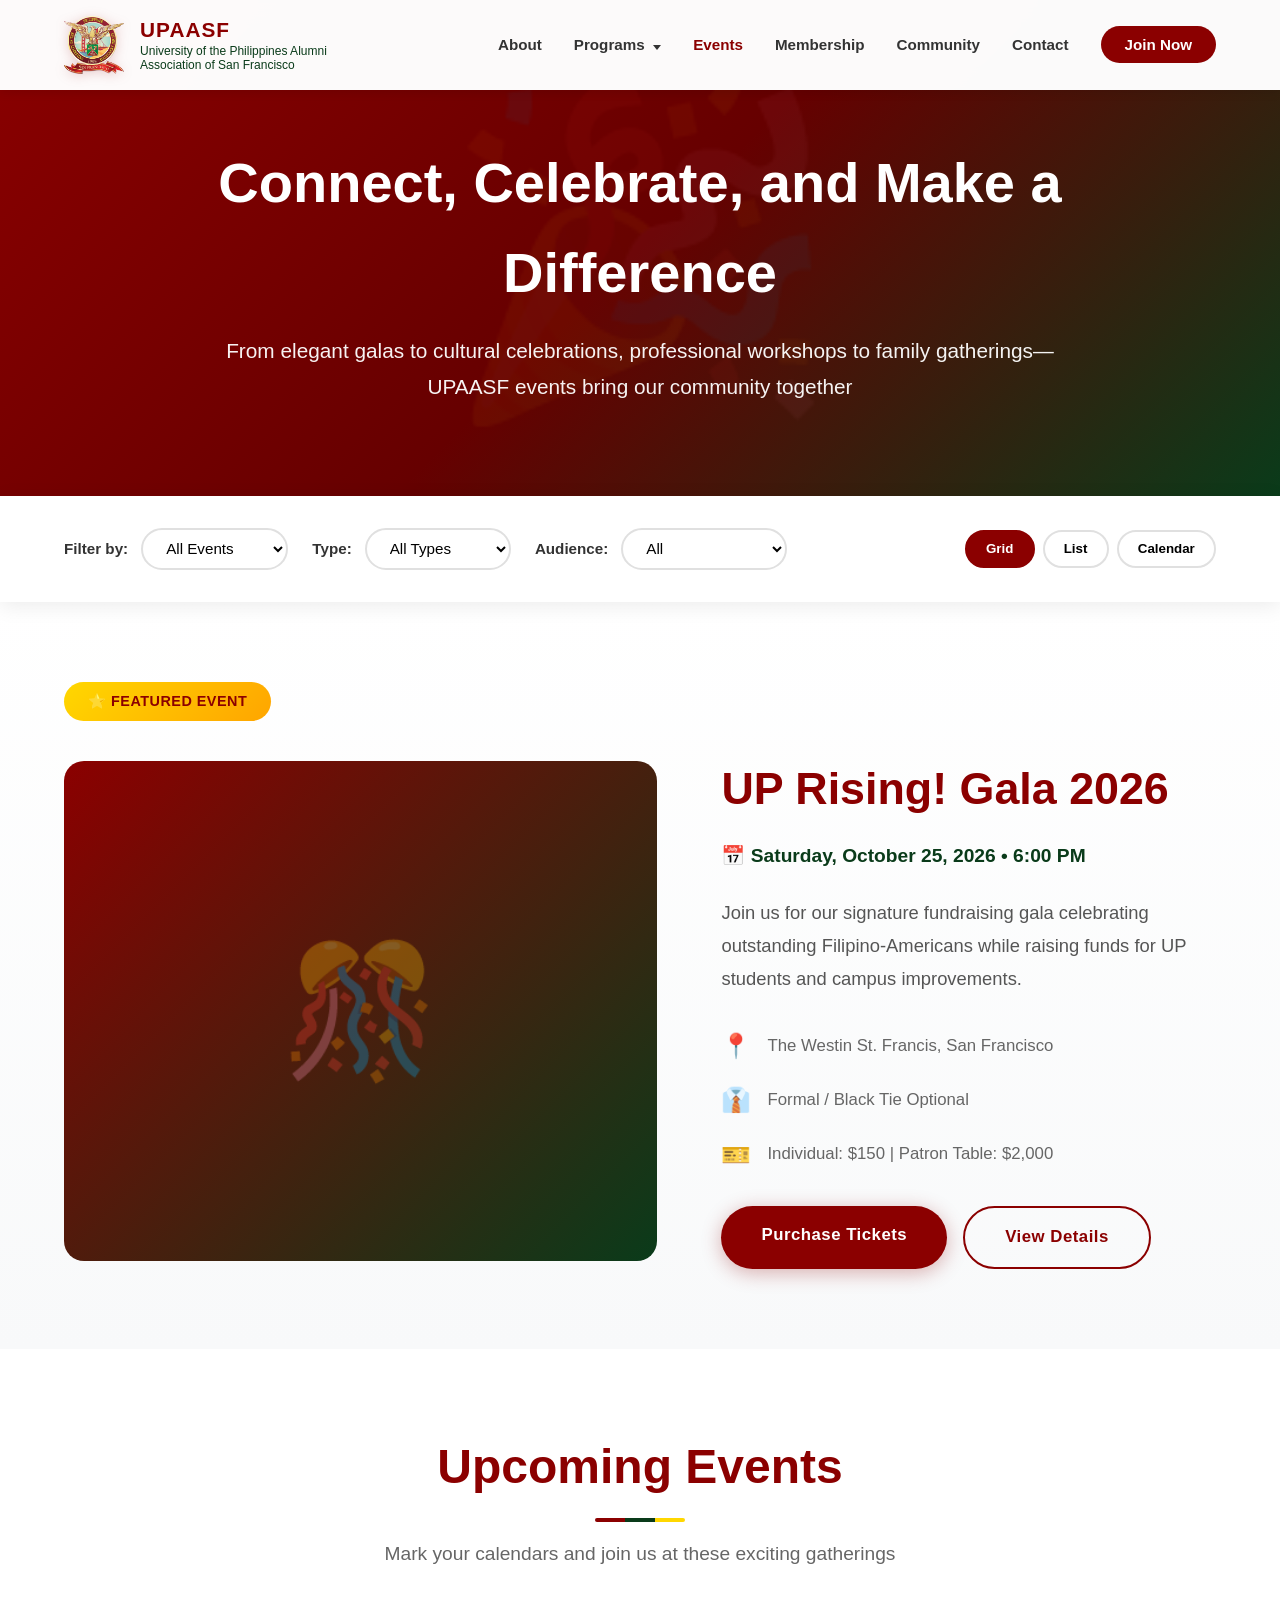
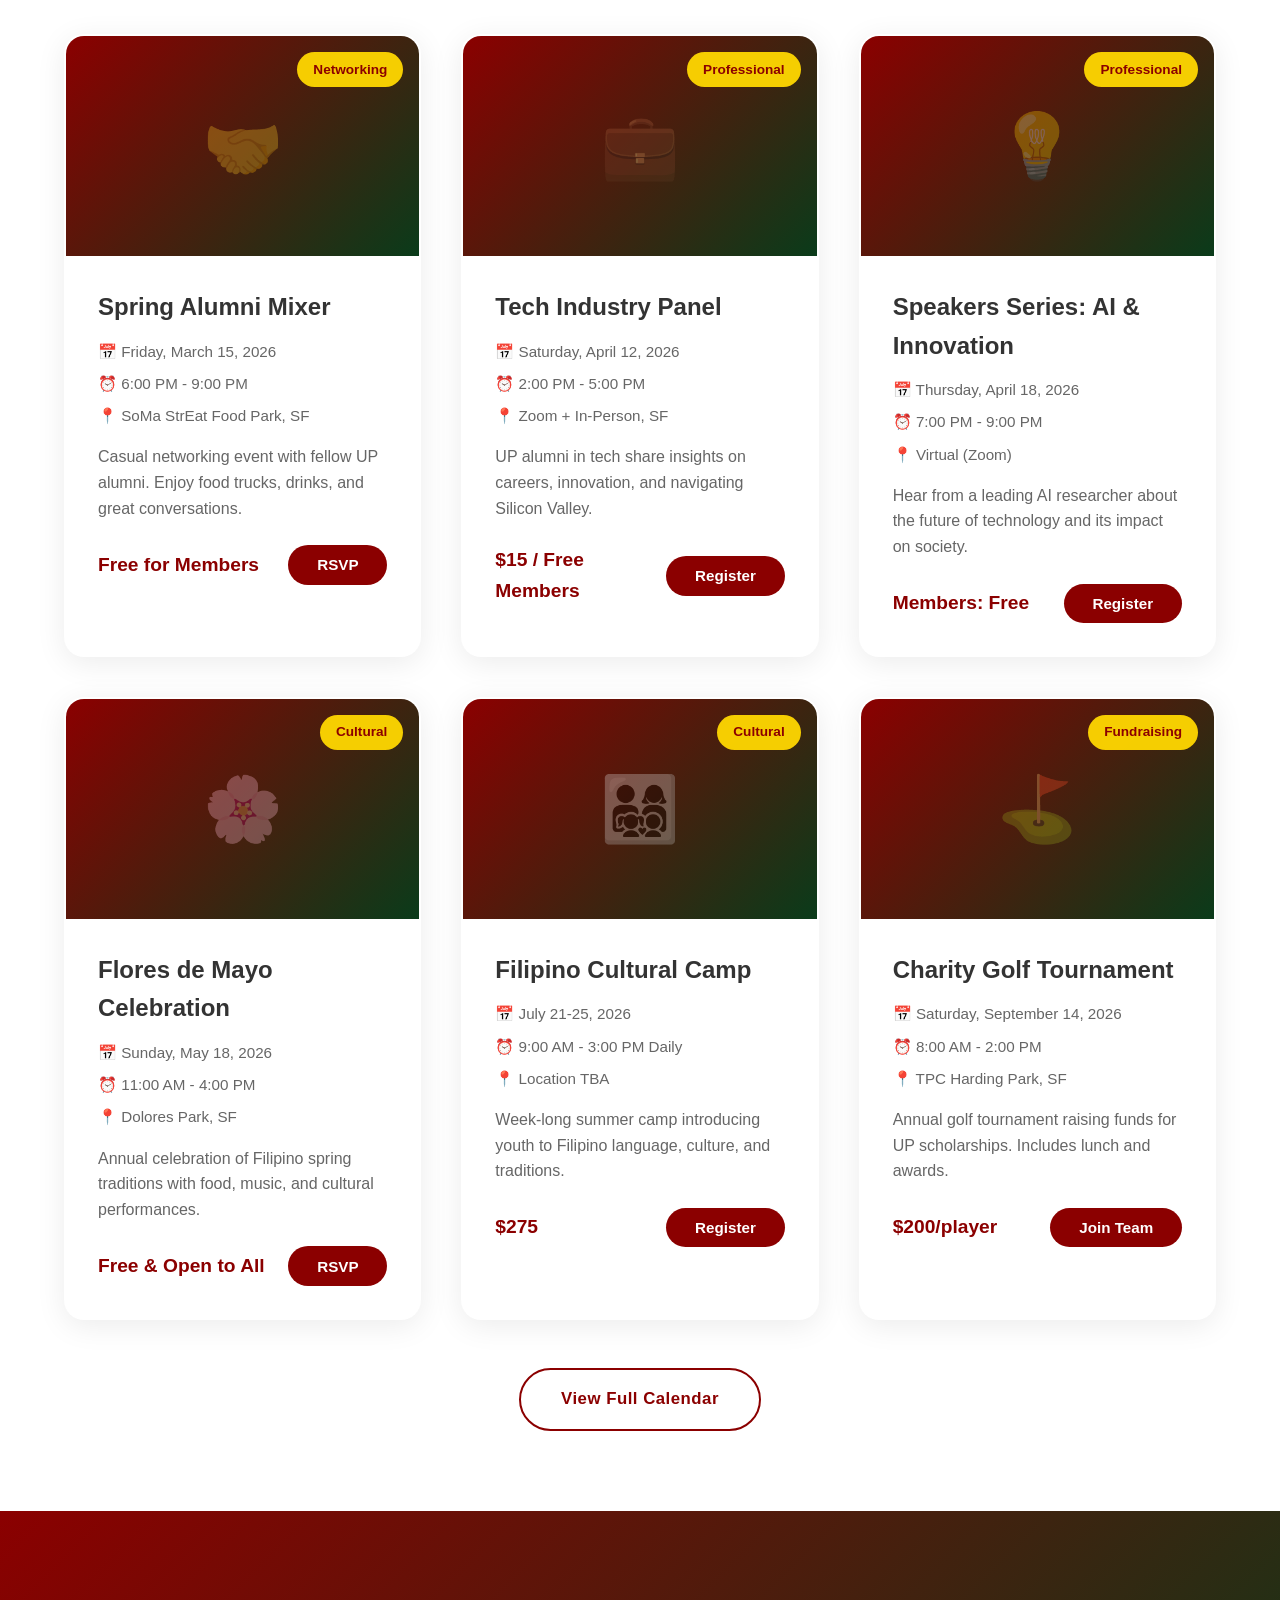
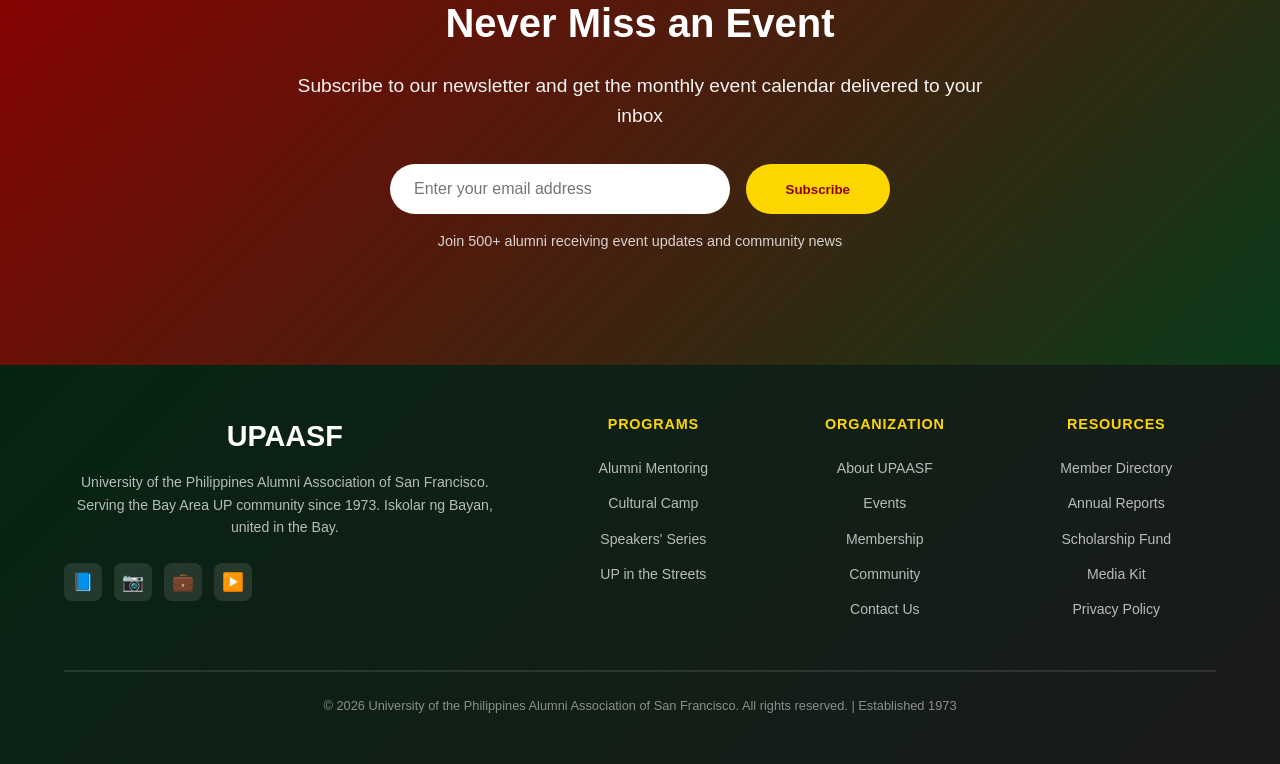
<file: events.html>
<!DOCTYPE html>
<html lang="en">
<head>
    <meta charset="UTF-8">
    <meta name="viewport" content="width=device-width, initial-scale=1.0">
    <title>UP Alumni Events in San Francisco | UPAASF Calendar</title>
    <meta name="description" content="Join UPAASF events: networking mixers, UP Rising! Gala, cultural celebrations, and professional development. Connect with UP alumni across the Bay Area.">

    <!-- Meta tags to prevent search engines from indexing and crawling this page,  -->
    <meta name="robots" content="noindex, nofollow">

    <!-- Prevent AI bots from crawling this page -->
    <meta name="noai" content="true">

    <link rel="stylesheet" href="./shared/styles.css">
    <style>
        /* ── Page Hero override: emoji watermark ── */
        .page-hero::before {
            content: '🎉';
            font-size: 20rem;
            top: 50%;
            left: 50%;
            right: auto;    /* reset shared rule's right: 0 */
            bottom: auto;   /* reset shared rule's bottom: 0 */
            transform: translate(-50%, -50%);
            background: none;
            opacity: 0.05;
        }

        /* ── Sticky filter bar ── */
        .event-filters {
            background: white;
            padding: 2rem 5%;
            box-shadow: 0 4px 20px rgba(0,0,0,0.08);
            position: sticky;
            /* Use the shared token so this tracks any nav height change */
            top: var(--nav-height);
            z-index: 900;
            /* Mirror nav transition so filter bar tracks the shrinking nav */
            transition: top 0.3s ease;
        }

        .filters-container {
            max-width: 1400px;
            margin: 0 auto;
            display: flex;
            gap: 1.5rem;
            align-items: center;
            flex-wrap: wrap;
        }

        .filter-group {
            display: flex;
            align-items: center;
            gap: 0.8rem;
        }

        .filter-group label {
            font-weight: 600;
            color: #333;
            font-size: 0.95rem;
        }

        .filter-group select {
            padding: 0.6rem 1.2rem;
            border: 2px solid #e0e0e0;
            border-radius: 25px;
            background: white;
            font-size: 0.95rem;
            cursor: pointer;
            transition: all 0.3s;
        }

        .filter-group select:focus {
            outline: none;
            border-color: var(--up-maroon);
        }

        .view-toggle {
            margin-left: auto;
            display: flex;
            gap: 0.5rem;
        }

        .view-btn {
            padding: 0.6rem 1.2rem;
            border: 2px solid #e0e0e0;
            background: white;
            border-radius: 25px;
            cursor: pointer;
            transition: all 0.3s;
            font-weight: 600;
        }

        .view-btn.active {
            background: var(--up-maroon);
            color: white;
            border-color: var(--up-maroon);
        }

        /* ── Featured event ── */
        .featured-event {
            padding: 5rem 5%;
            background: linear-gradient(to bottom, #ffffff, #f8f9fa);
        }

        .featured-container {
            max-width: 1400px;
            margin: 0 auto;
        }

        .featured-label {
            display: inline-block;
            background: linear-gradient(135deg, var(--up-gold), #FFA500);
            color: var(--up-maroon);
            padding: 0.5rem 1.5rem;
            border-radius: 25px;
            font-weight: 700;
            margin-bottom: 2rem;
            font-size: 0.9rem;
            letter-spacing: 0.5px;
        }

        .featured-content {
            display: grid;
            grid-template-columns: 1.2fr 1fr;
            gap: 4rem;
            align-items: center;
        }

        .featured-image {
            width: 100%;
            height: 500px;
            background: linear-gradient(135deg, var(--up-maroon), var(--up-green));
            border-radius: 20px;
            display: flex;
            align-items: center;
            justify-content: center;
            font-size: 8rem;
            color: rgba(255, 255, 255, 0.3);
        }

        .featured-info h3 {
            font-size: 2.8rem;
            color: var(--up-maroon);
            margin-bottom: 1rem;
            font-weight: 900;
        }

        .event-date {
            display: flex;
            align-items: center;
            gap: 0.8rem;
            font-size: 1.2rem;
            color: var(--up-green);
            font-weight: 600;
            margin-bottom: 1.5rem;
        }

        .featured-info p {
            font-size: 1.15rem;
            color: #555;
            line-height: 1.8;
            margin-bottom: 2rem;
        }

        .event-details {
            display: grid;
            gap: 1rem;
            margin-bottom: 2rem;
        }

        .detail-item {
            display: flex;
            align-items: center;
            gap: 1rem;
            font-size: 1.05rem;
            color: #666;
        }

        .detail-icon { font-size: 1.5rem; }

        .event-actions {
            display: flex;
            gap: 1rem;
            flex-wrap: wrap;
        }

        /* ── Events grid ── */
        .events-section {
            padding: 5rem 5%;
            background: white;
        }

        .events-container {
            max-width: 1400px;
            margin: 0 auto;
        }

        .events-container {
            max-width: 1400px;
            margin: 0 auto;
        }

        .events-grid {
            display: grid;
            grid-template-columns: repeat(auto-fill, minmax(350px, 1fr));
            gap: 2.5rem;
        }

        .event-card {
            background: white;
            border-radius: 20px;
            overflow: hidden;
            box-shadow: 0 6px 30px rgba(0,0,0,0.08);
            transition: all 0.3s ease;
            border: 2px solid transparent;
        }

        .event-card:hover {
            transform: translateY(-10px);
            box-shadow: 0 12px 40px rgba(0,0,0,0.15);
            border-color: var(--up-gold);
        }

        .event-image {
            width: 100%;
            height: 220px;
            background: linear-gradient(135deg, var(--up-maroon), var(--up-green));
            display: flex;
            align-items: center;
            justify-content: center;
            font-size: 4rem;
            color: rgba(255, 255, 255, 0.3);
            position: relative;
        }

        .event-type-badge {
            position: absolute;
            top: 1rem;
            right: 1rem;
            background: rgba(255, 215, 0, 0.95);
            color: var(--up-maroon);
            padding: 0.4rem 1rem;
            border-radius: 20px;
            font-size: 0.85rem;
            font-weight: 700;
        }

        .event-body {
            padding: 2rem;
        }

        .event-body h4 {
            font-size: 1.5rem;
            color: #333;
            margin-bottom: 0.8rem;
            font-weight: 700;
        }

        .event-meta {
            display: flex;
            flex-direction: column;
            gap: 0.5rem;
            margin-bottom: 1rem;
            color: #666;
            font-size: 0.95rem;
        }

        .meta-item {
            display: flex;
            align-items: center;
            gap: 0.5rem;
        }

        .event-body p {
            color: #666;
            line-height: 1.6;
            margin-bottom: 1.5rem;
        }

        .event-footer {
            display: flex;
            justify-content: space-between;
            align-items: center;
        }

        .event-price {
            font-size: 1.2rem;
            font-weight: 700;
            color: var(--up-maroon);
        }

        .btn-small {
            padding: 0.7rem 1.8rem;
            font-size: 0.95rem;
            font-weight: 700;
            background: var(--up-maroon);
            color: white;
            border: none;
            border-radius: 25px;
            cursor: pointer;
            transition: all 0.3s;
        }

        .btn-small:hover {
            background: var(--up-maroon-dark);
            transform: translateY(-2px);
        }

        /* ── Newsletter section ── */
        .newsletter-section {
            background: linear-gradient(135deg, var(--up-maroon), var(--up-green));
            color: white;
            padding: 5rem 5%;
            text-align: center;
        }

        .newsletter-content {
            max-width: 700px;
            margin: 0 auto;
        }

        .newsletter-content h3 {
            font-size: 2.5rem;
            margin-bottom: 1rem;
        }

        .newsletter-content p {
            font-size: 1.2rem;
            margin-bottom: 2rem;
            opacity: 0.95;
        }

        .newsletter-form {
            display: flex;
            gap: 1rem;
            max-width: 500px;
            margin: 0 auto;
        }

        .newsletter-form input {
            flex: 1;
            padding: 1rem 1.5rem;
            border: none;
            border-radius: 50px;
            font-size: 1rem;
        }

        .newsletter-form button {
            padding: 1rem 2.5rem;
            background: var(--up-gold);
            color: var(--up-maroon);
            border: none;
            border-radius: 50px;
            font-weight: 700;
            cursor: pointer;
            transition: all 0.3s;
            white-space: nowrap;
        }

        .newsletter-form button:hover {
            background: var(--up-gold-dark);
            transform: translateY(-2px);
        }

        /* ── Responsive ── */
        @media (max-width: 968px) {
            .featured-content { grid-template-columns: 1fr; }
            .featured-image { height: 350px; }
            .events-grid { grid-template-columns: 1fr; }
            .newsletter-form { flex-direction: column; }
        }

        @media (max-width: 768px) {
            /*
             * Two-row layout on mobile:
             *   Row 1 — the three filter selects, equal width, no overflow.
             *   Row 2 — the view-toggle buttons, right-aligned.
             *
             * The previous flex-wrap: nowrap forced all controls onto one line
             * (~500px+ on a 390px phone), overflowing the viewport width.
             * That overflow widened the browser's initial containing block,
             * which caused position:fixed on the nav to scroll horizontally
             * with the page — hiding the hamburger and breaking sticky behaviour.
             */
            .event-filters {
                padding: 0.65rem 4%;
            }

            .filters-container {
                flex-wrap: wrap;            /* was nowrap — the overflow root cause */
                gap: 0.4rem 0.5rem;
            }

            /* Each filter group grows equally to fill row 1 */
            .filter-group {
                flex: 1 1 auto;
                min-width: 0;
            }

            /* Hide text labels — selects are self-explanatory on mobile */
            .filter-group label {
                display: none;
            }

            /* Selects fill their flex parent */
            .filter-group select {
                width: 100%;
                min-width: 0;
                padding: 0.45rem 0.5rem;
                font-size: 0.78rem;
                border-radius: 20px;
                border-width: 1.5px;
            }

            /* View toggle — forced to its own row, right-aligned */
            .view-toggle {
                flex-basis: 100%;
                justify-content: flex-end;
                margin-left: 0;
                gap: 0.3rem;
            }

            .view-btn {
                padding: 0.45rem 0.7rem;
                font-size: 0.75rem;
                border-radius: 20px;
                border-width: 1.5px;
            }

            /* Hide "Calendar" view button on mobile — too narrow to be useful */
            .view-btn:last-child {
                display: none;
            }
        }

    </style>
</head>
<body data-page="events">

    <div id="site-header"></div>

    <!-- ── Page Hero ── -->
    <section class="page-hero">
        <div class="page-hero-content">
            <h2>Connect, Celebrate, and Make a Difference</h2>
            <p>From elegant galas to cultural celebrations, professional workshops to family gatherings—UPAASF events bring our community together</p>
        </div>
    </section>

    <!-- ── Filter Bar ── -->
    <section class="event-filters">
        <div class="filters-container">
            <div class="filter-group">
                <label>Filter by:</label>
                <select>
                    <option>All Events</option>
                    <option>Upcoming</option>
                    <option>This Month</option>
                    <option>This Quarter</option>
                </select>
            </div>
            <div class="filter-group">
                <label>Type:</label>
                <select>
                    <option>All Types</option>
                    <option>Networking</option>
                    <option>Cultural</option>
                    <option>Fundraising</option>
                    <option>Social</option>
                    <option>Professional</option>
                    <option>Family</option>
                </select>
            </div>
            <div class="filter-group">
                <label>Audience:</label>
                <select>
                    <option>All</option>
                    <option>Members Only</option>
                    <option>Open to Public</option>
                    <option>Family-Friendly</option>
                </select>
            </div>
            <div class="view-toggle">
                <button class="view-btn active">Grid</button>
                <button class="view-btn">List</button>
                <button class="view-btn">Calendar</button>
            </div>
        </div>
    </section>

    <!-- ── Featured Event ── -->
    <section class="featured-event">
        <div class="featured-container">
            <span class="featured-label">⭐ FEATURED EVENT</span>
            <div class="featured-content">
                <div class="featured-image">🎊</div>
                <div class="featured-info">
                    <h3>UP Rising! Gala 2026</h3>
                    <div class="event-date">
                        📅 Saturday, October 25, 2026 &bull; 6:00 PM
                    </div>
                    <p>Join us for our signature fundraising gala celebrating outstanding Filipino-Americans while raising funds for UP students and campus improvements.</p>

                    <div class="event-details">
                        <div class="detail-item">
                            <span class="detail-icon">📍</span>
                            <span>The Westin St. Francis, San Francisco</span>
                        </div>
                        <div class="detail-item">
                            <span class="detail-icon">👔</span>
                            <span>Formal / Black Tie Optional</span>
                        </div>
                        <div class="detail-item">
                            <span class="detail-icon">🎫</span>
                            <span>Individual: $150 | Patron Table: $2,000</span>
                        </div>
                    </div>

                    <div class="event-actions">
                        <a href="#" class="btn btn-primary">Purchase Tickets</a>
                        <a href="#" class="btn btn-secondary">View Details</a>
                    </div>
                </div>
            </div>
        </div>
    </section>

    <!-- ── Upcoming Events ── -->
    <section class="events-section">
        <div class="events-container">
            <div class="section-header">
                <h3>Upcoming Events</h3>
                <p>Mark your calendars and join us at these exciting gatherings</p>
            </div>

            <div class="events-grid">
                <div class="event-card fade-in">
                    <div class="event-image">
                        <span class="event-type-badge">Networking</span>
                        🤝
                    </div>
                    <div class="event-body">
                        <h4>Spring Alumni Mixer</h4>
                        <div class="event-meta">
                            <div class="meta-item">📅 Friday, March 15, 2026</div>
                            <div class="meta-item">⏰ 6:00 PM - 9:00 PM</div>
                            <div class="meta-item">📍 SoMa StrEat Food Park, SF</div>
                        </div>
                        <p>Casual networking event with fellow UP alumni. Enjoy food trucks, drinks, and great conversations.</p>
                        <div class="event-footer">
                            <span class="event-price">Free for Members</span>
                            <button class="btn-small">RSVP</button>
                        </div>
                    </div>
                </div>

                <div class="event-card fade-in">
                    <div class="event-image">
                        <span class="event-type-badge">Professional</span>
                        💼
                    </div>
                    <div class="event-body">
                        <h4>Tech Industry Panel</h4>
                        <div class="event-meta">
                            <div class="meta-item">📅 Saturday, April 12, 2026</div>
                            <div class="meta-item">⏰ 2:00 PM - 5:00 PM</div>
                            <div class="meta-item">📍 Zoom + In-Person, SF</div>
                        </div>
                        <p>UP alumni in tech share insights on careers, innovation, and navigating Silicon Valley.</p>
                        <div class="event-footer">
                            <span class="event-price">$15 / Free Members</span>
                            <button class="btn-small">Register</button>
                        </div>
                    </div>
                </div>

                <div class="event-card fade-in">
                    <div class="event-image">
                        <span class="event-type-badge">Professional</span>
                        💡
                    </div>
                    <div class="event-body">
                        <h4>Speakers Series: AI & Innovation</h4>
                        <div class="event-meta">
                            <div class="meta-item">📅 Thursday, April 18, 2026</div>
                            <div class="meta-item">⏰ 7:00 PM - 9:00 PM</div>
                            <div class="meta-item">📍 Virtual (Zoom)</div>
                        </div>
                        <p>Hear from a leading AI researcher about the future of technology and its impact on society.</p>
                        <div class="event-footer">
                            <span class="event-price">Members: Free</span>
                            <button class="btn-small">Register</button>
                        </div>
                    </div>
                </div>

                <div class="event-card fade-in">
                    <div class="event-image">
                        <span class="event-type-badge">Cultural</span>
                        🌸
                    </div>
                    <div class="event-body">
                        <h4>Flores de Mayo Celebration</h4>
                        <div class="event-meta">
                            <div class="meta-item">📅 Sunday, May 18, 2026</div>
                            <div class="meta-item">⏰ 11:00 AM - 4:00 PM</div>
                            <div class="meta-item">📍 Dolores Park, SF</div>
                        </div>
                        <p>Annual celebration of Filipino spring traditions with food, music, and cultural performances.</p>
                        <div class="event-footer">
                            <span class="event-price">Free & Open to All</span>
                            <button class="btn-small">RSVP</button>
                        </div>
                    </div>
                </div>
				
				<!--
                <div class="event-card fade-in">
                    <div class="event-image">
                        <span class="event-type-badge">Social</span>
                        🎆
                    </div>
                    <div class="event-body">
                        <h4>Philippine Independence Day Picnic</h4>
                        <div class="event-meta">
                            <div class="meta-item">📅 Sunday, June 8, 2026</div>
                            <div class="meta-item">⏰ 12:00 PM - 6:00 PM</div>
                            <div class="meta-item">📍 Golden Gate Park, SF</div>
                        </div>
                        <p>Family-friendly outdoor celebration with traditional games, food, and live entertainment.</p>
                        <div class="event-footer">
                            <span class="event-price">$10 / Family $25</span>
                            <button class="btn-small">RSVP</button>
                        </div>
                    </div>
                </div>
				-->

                <div class="event-card fade-in">
                    <div class="event-image">
                        <span class="event-type-badge">Cultural</span>
                        👨‍👩‍👧‍👦
                    </div>
                    <div class="event-body">
                        <h4>Filipino Cultural Camp</h4>
                        <div class="event-meta">
                            <div class="meta-item">📅 July 21-25, 2026</div>
                            <div class="meta-item">⏰ 9:00 AM - 3:00 PM Daily</div>
                            <div class="meta-item">📍 Location TBA</div>
                        </div>
                        <p>Week-long summer camp introducing youth to Filipino language, culture, and traditions.</p>
                        <div class="event-footer">
                            <span class="event-price">$275</span>
                            <button class="btn-small">Register</button>
                        </div>
                    </div>
                </div>

                <div class="event-card fade-in">
                    <div class="event-image">
                        <span class="event-type-badge">Fundraising</span>
                        ⛳
                    </div>
                    <div class="event-body">
                        <h4>Charity Golf Tournament</h4>
                        <div class="event-meta">
                            <div class="meta-item">📅 Saturday, September 14, 2026</div>
                            <div class="meta-item">⏰ 8:00 AM - 2:00 PM</div>
                            <div class="meta-item">📍 TPC Harding Park, SF</div>
                        </div>
                        <p>Annual golf tournament raising funds for UP scholarships. Includes lunch and awards.</p>
                        <div class="event-footer">
                            <span class="event-price">$200/player</span>
                            <button class="btn-small">Join Team</button>
                        </div>
                    </div>
                </div>
            </div>

            <div style="text-align: center; margin-top: 3rem;">
                <a href="#" class="btn btn-secondary">View Full Calendar</a>
            </div>
        </div>
    </section>

    <!-- ── Newsletter ── -->
    <section class="newsletter-section">
        <div class="newsletter-content">
            <h3>Never Miss an Event</h3>
            <p>Subscribe to our newsletter and get the monthly event calendar delivered to your inbox</p>
            <form class="newsletter-form">
                <input type="email" placeholder="Enter your email address" required>
                <button type="submit">Subscribe</button>
            </form>
            <p style="font-size: 0.9rem; margin-top: 1rem; opacity: 0.8;">Join 500+ alumni receiving event updates and community news</p>
        </div>
    </section>

    <div id="site-footer"></div>

    <script src="./shared/site.js"></script>
    <script>
        // View toggle (Grid / List / Calendar)
        var viewButtons = document.querySelectorAll('.view-btn');
        viewButtons.forEach(function (btn) {
            btn.addEventListener('click', function () {
                viewButtons.forEach(function (b) { b.classList.remove('active'); });
                this.classList.add('active');
            });
        });

        // Newsletter subscription
        document.querySelector('.newsletter-form').addEventListener('submit', function (e) {
            e.preventDefault();
            var email = this.querySelector('input[type="email"]').value;
            alert('Thank you for subscribing! You will receive our next event calendar at ' + email);
            this.reset();
        });

        // Filter dropdowns (stub — ready for real filtering logic)
        document.querySelectorAll('.filter-group select').forEach(function (select) {
            select.addEventListener('change', function () {
                console.log('Filter changed:', this.value);
            });
        });

        // RSVP / Register buttons
        document.querySelectorAll('.btn-small').forEach(function (btn) {
            btn.addEventListener('click', function (e) {
                e.preventDefault();
                var eventName = this.closest('.event-card').querySelector('h4').textContent;
                alert('Registration for "' + eventName + '" coming soon!');
            });
        });
    </script>
</body>
</html>
</file>
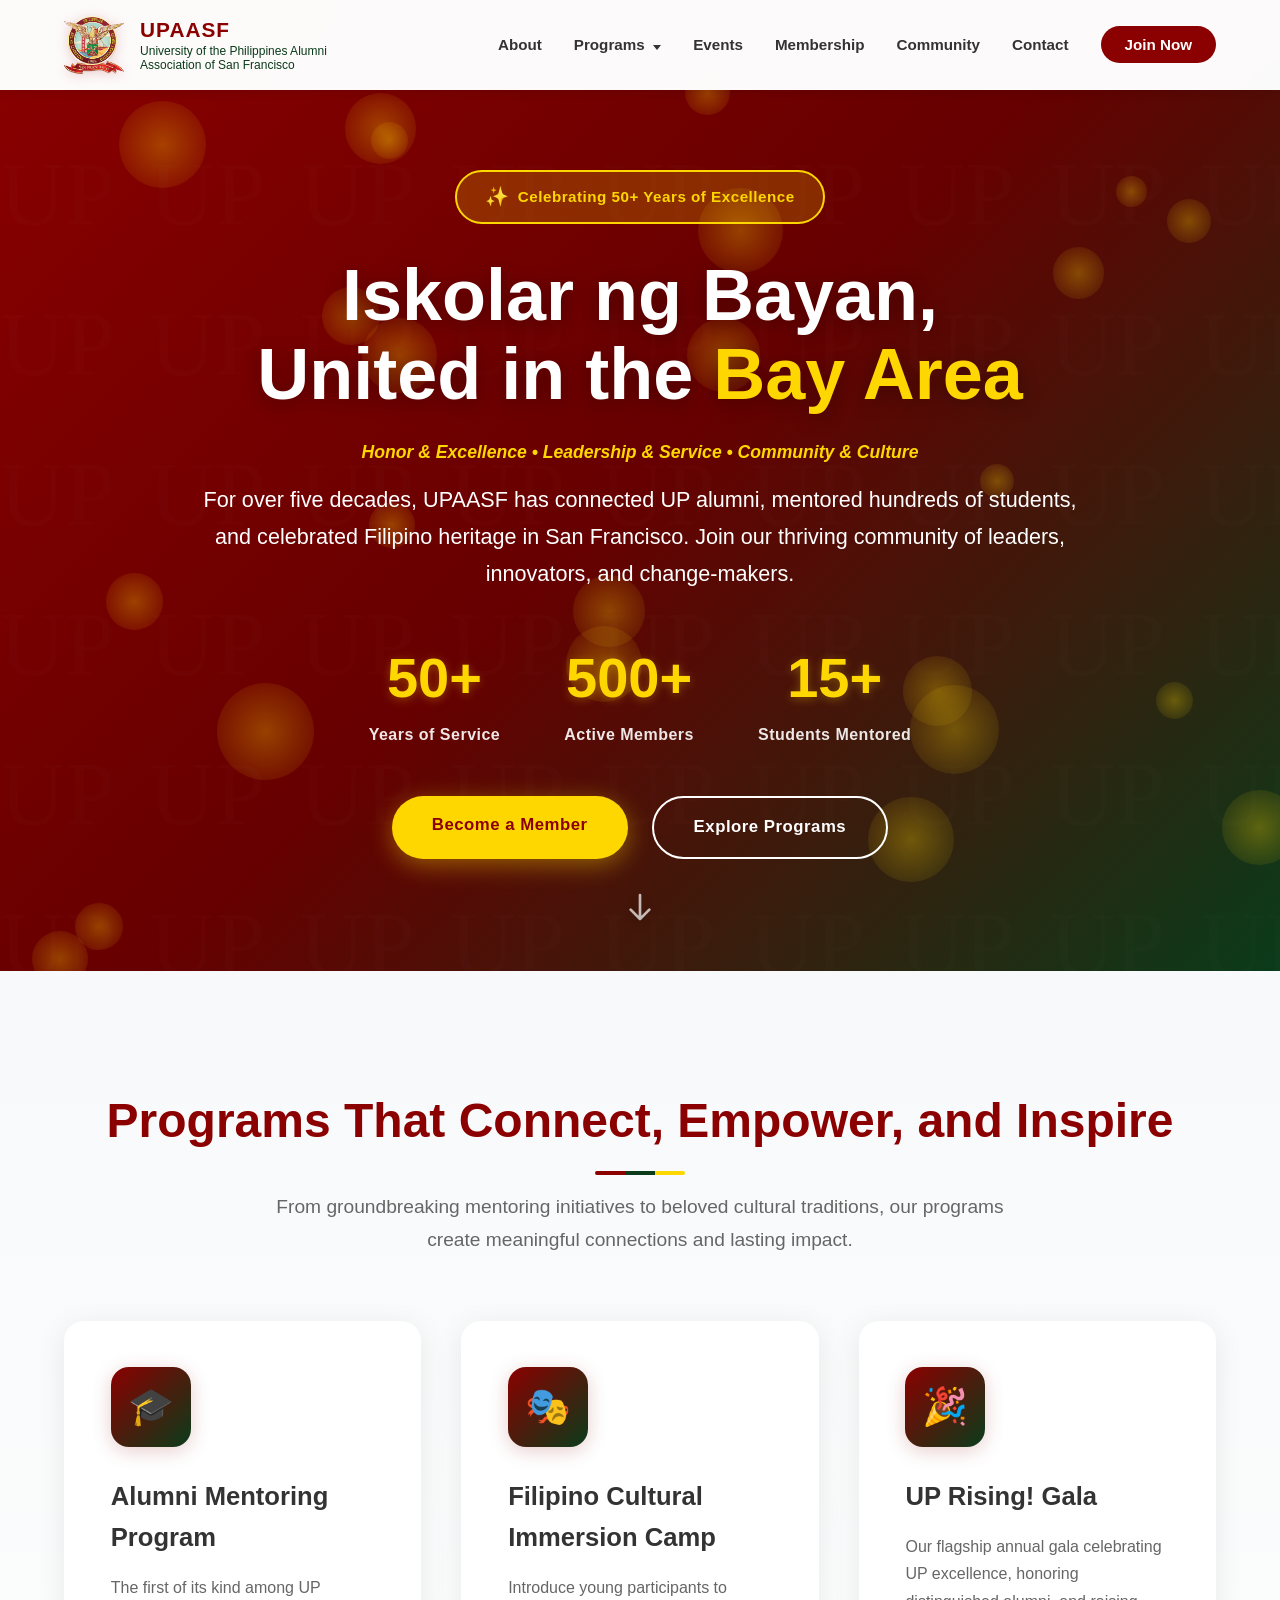
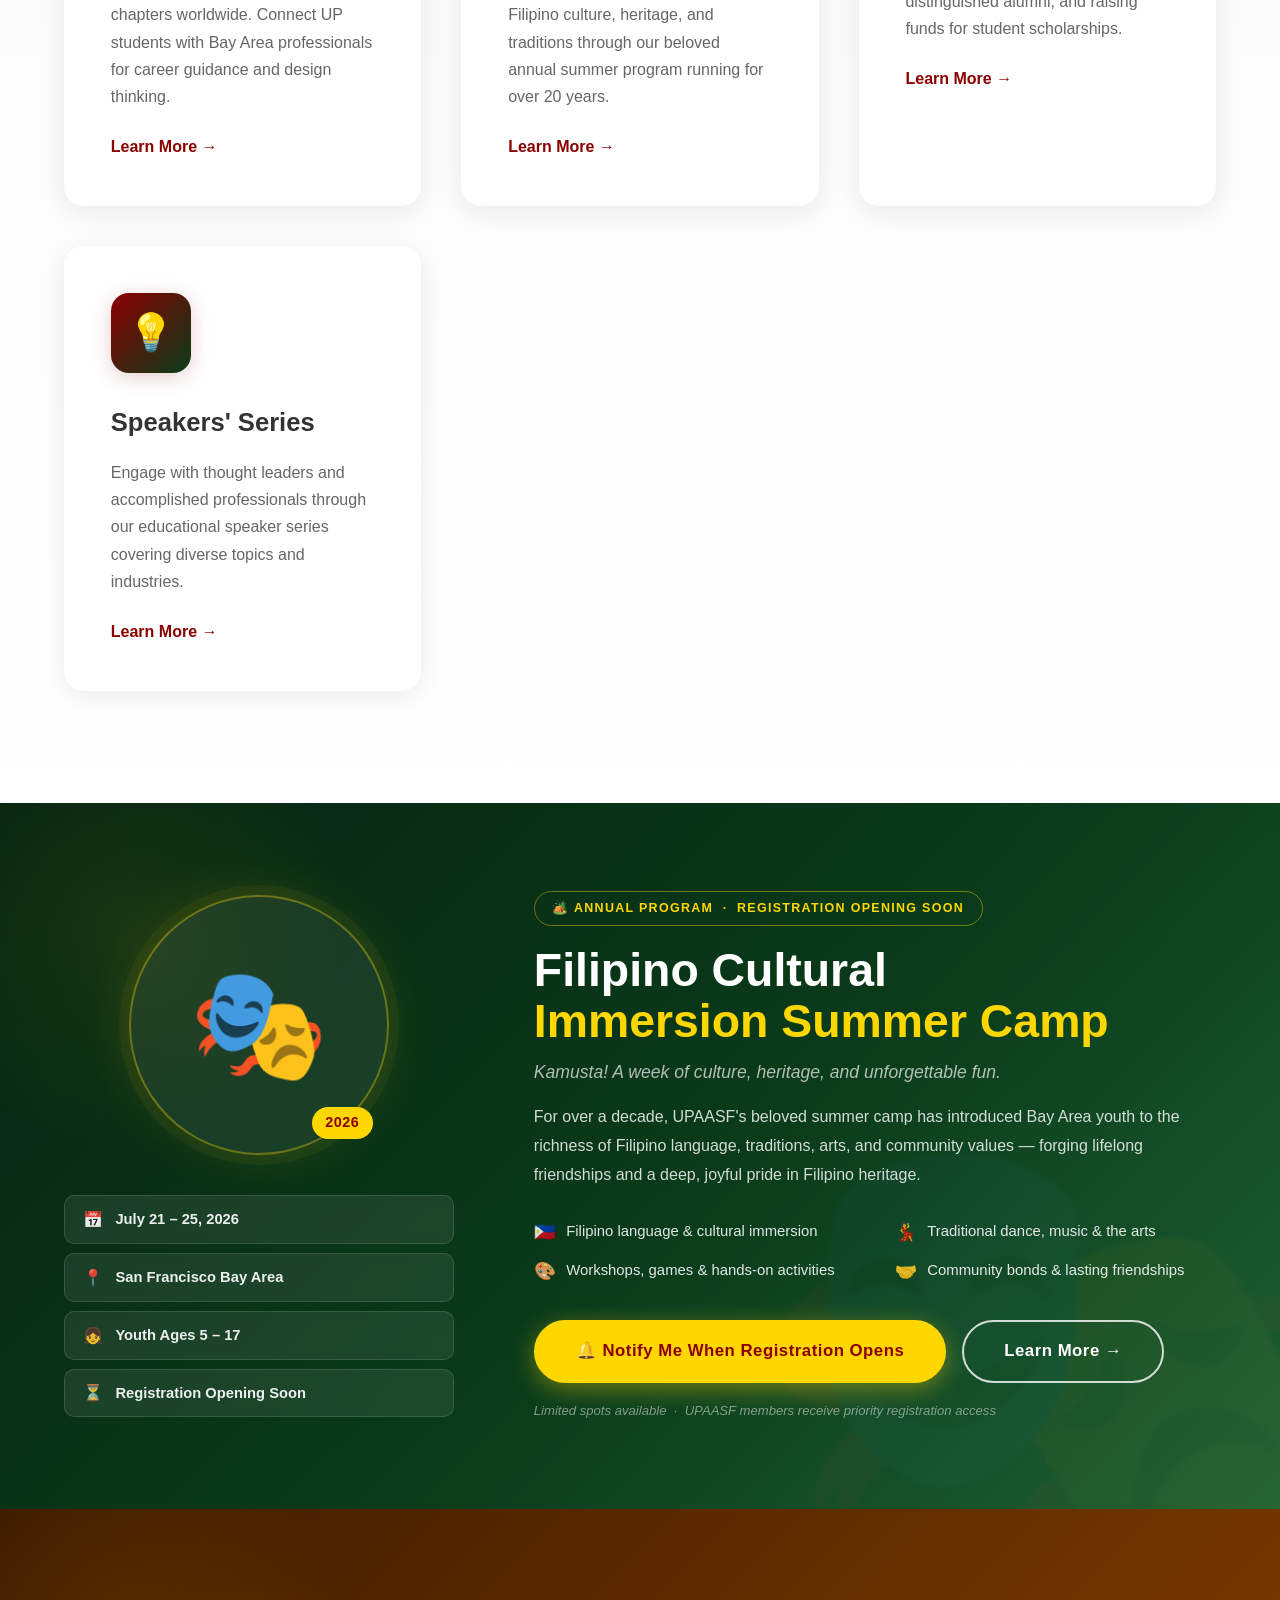
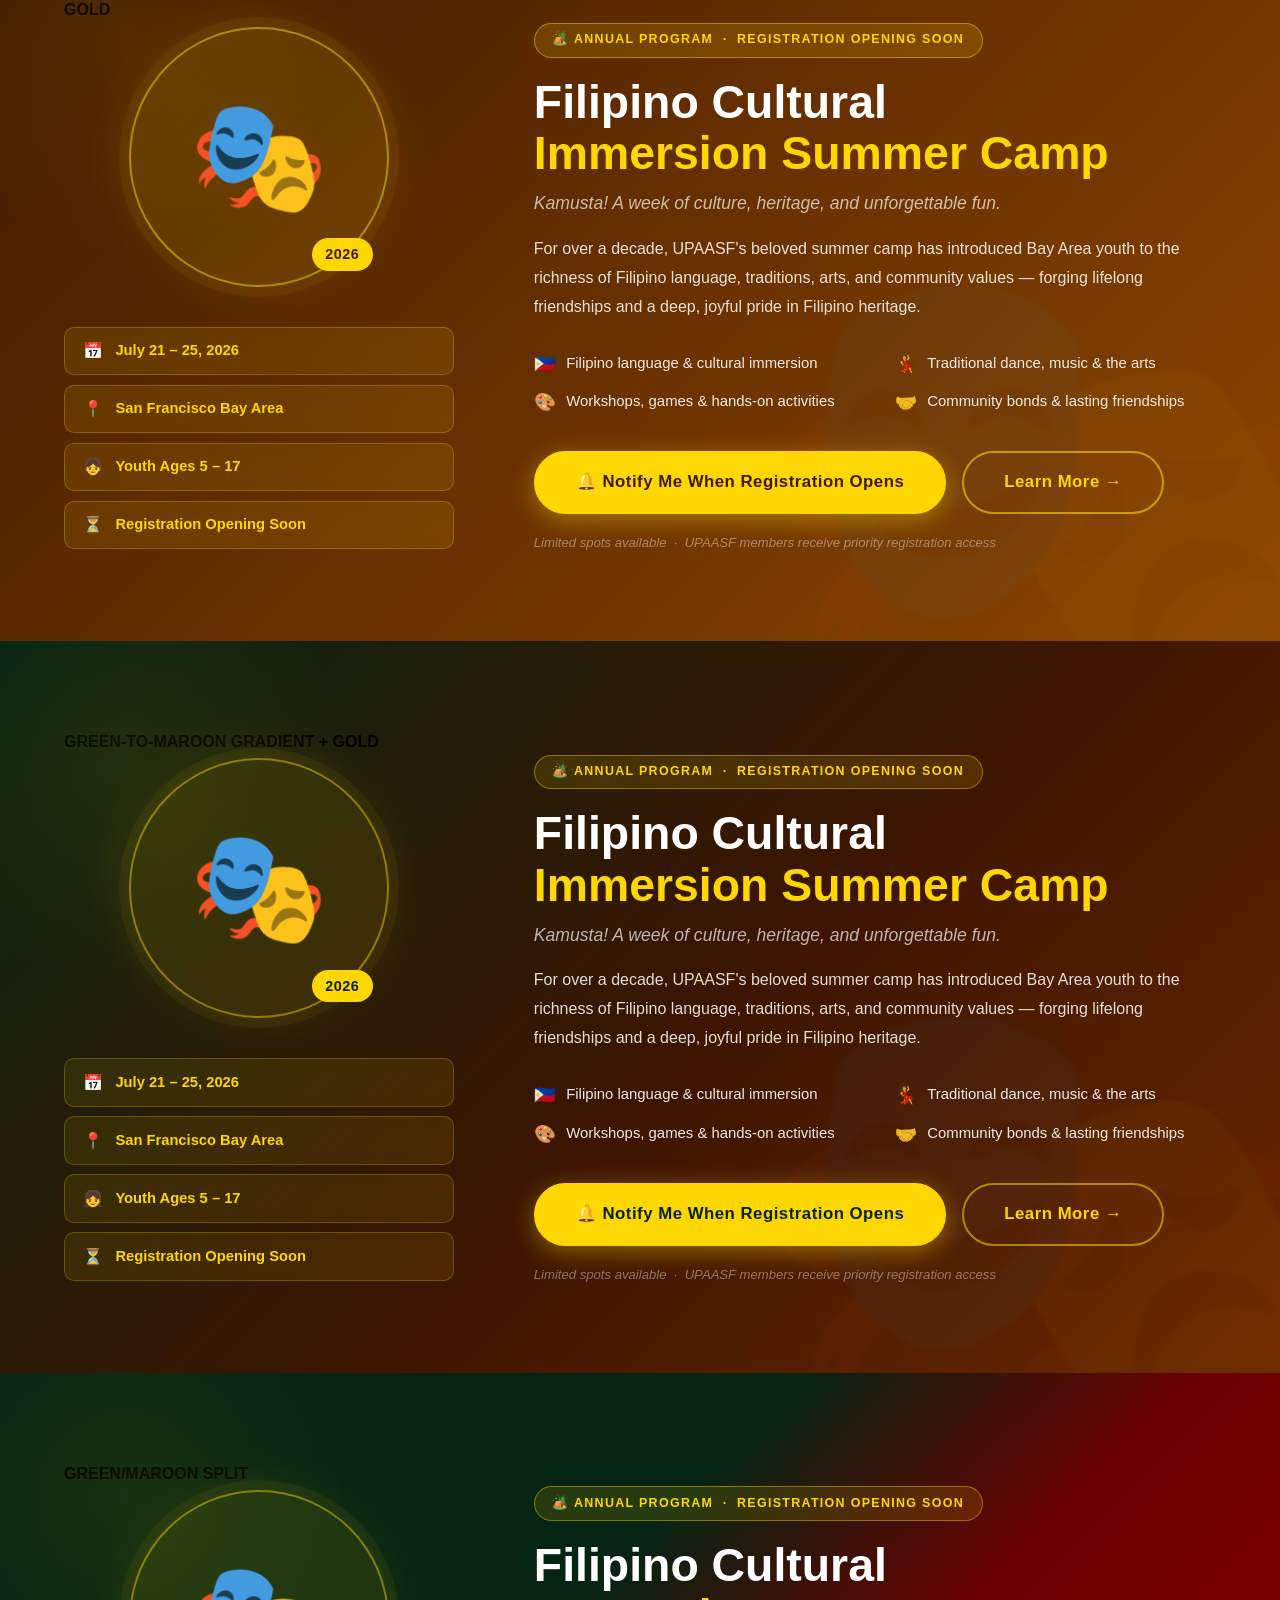
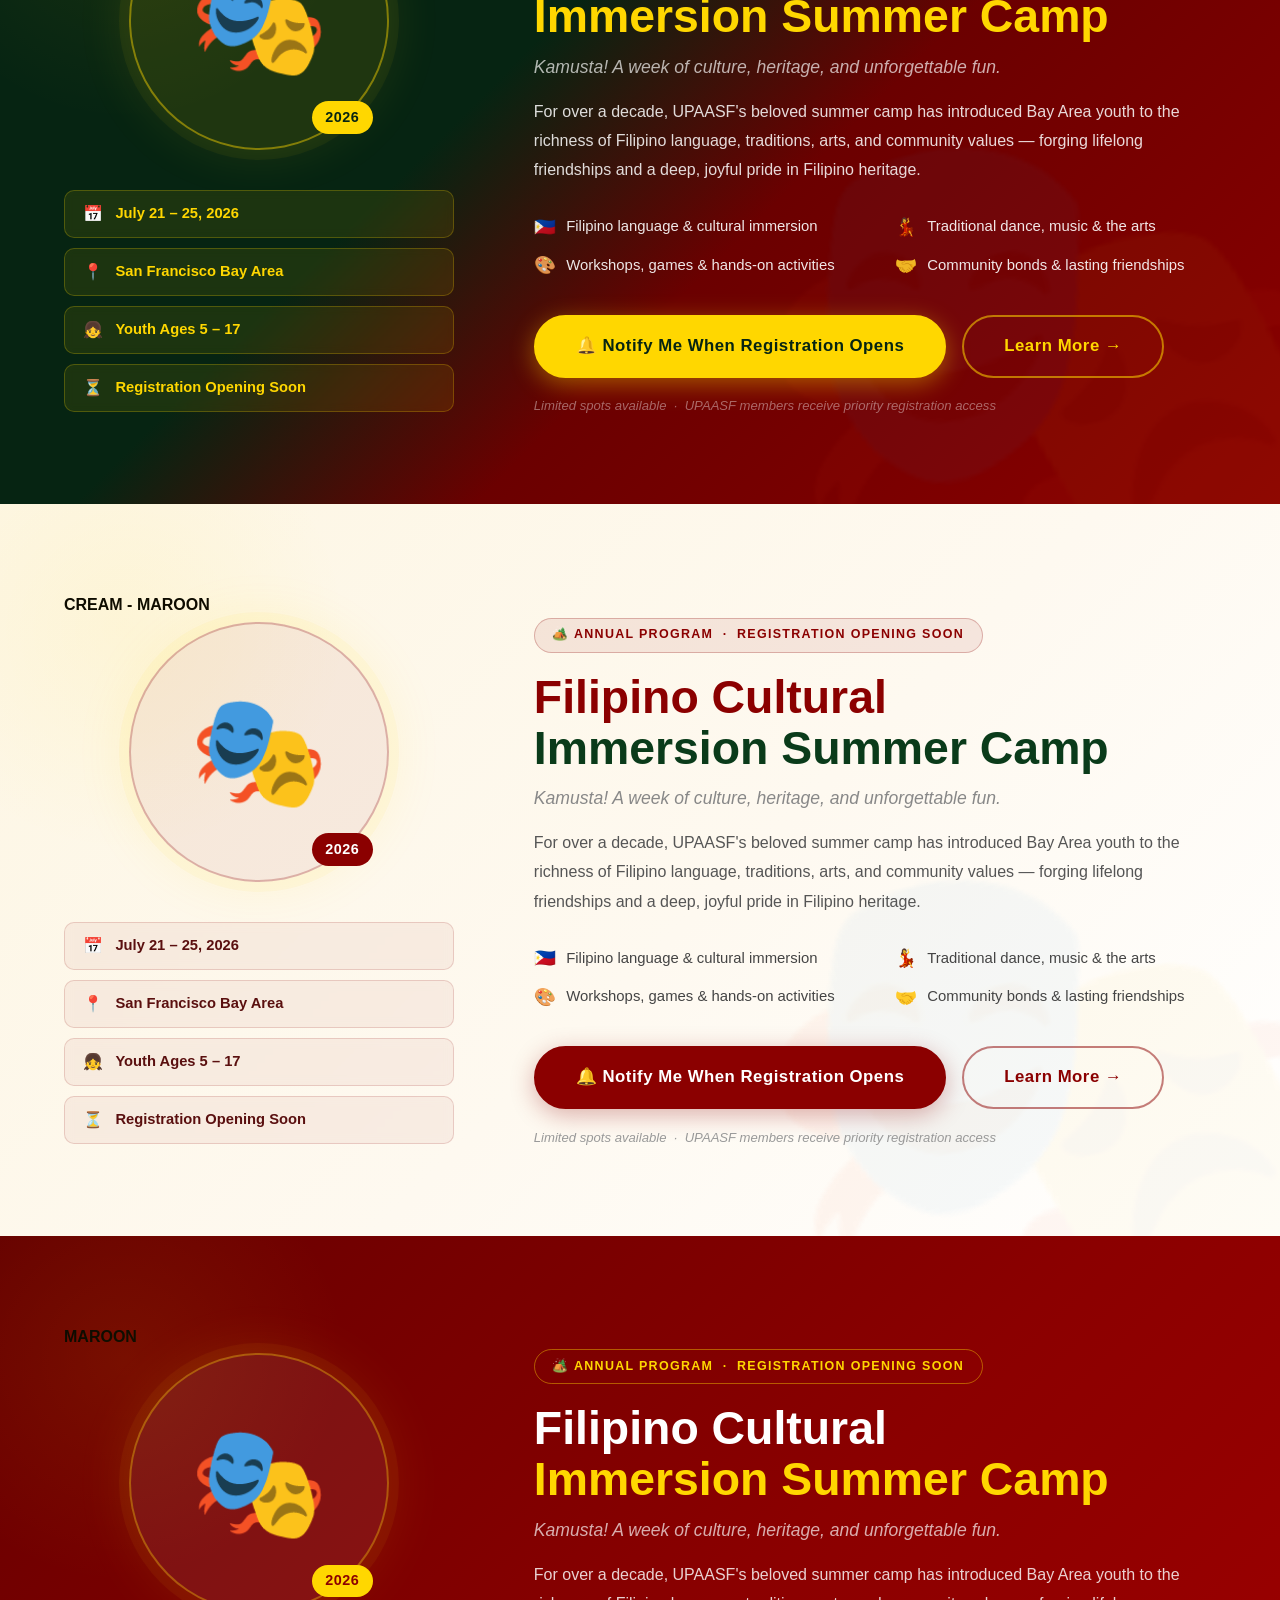
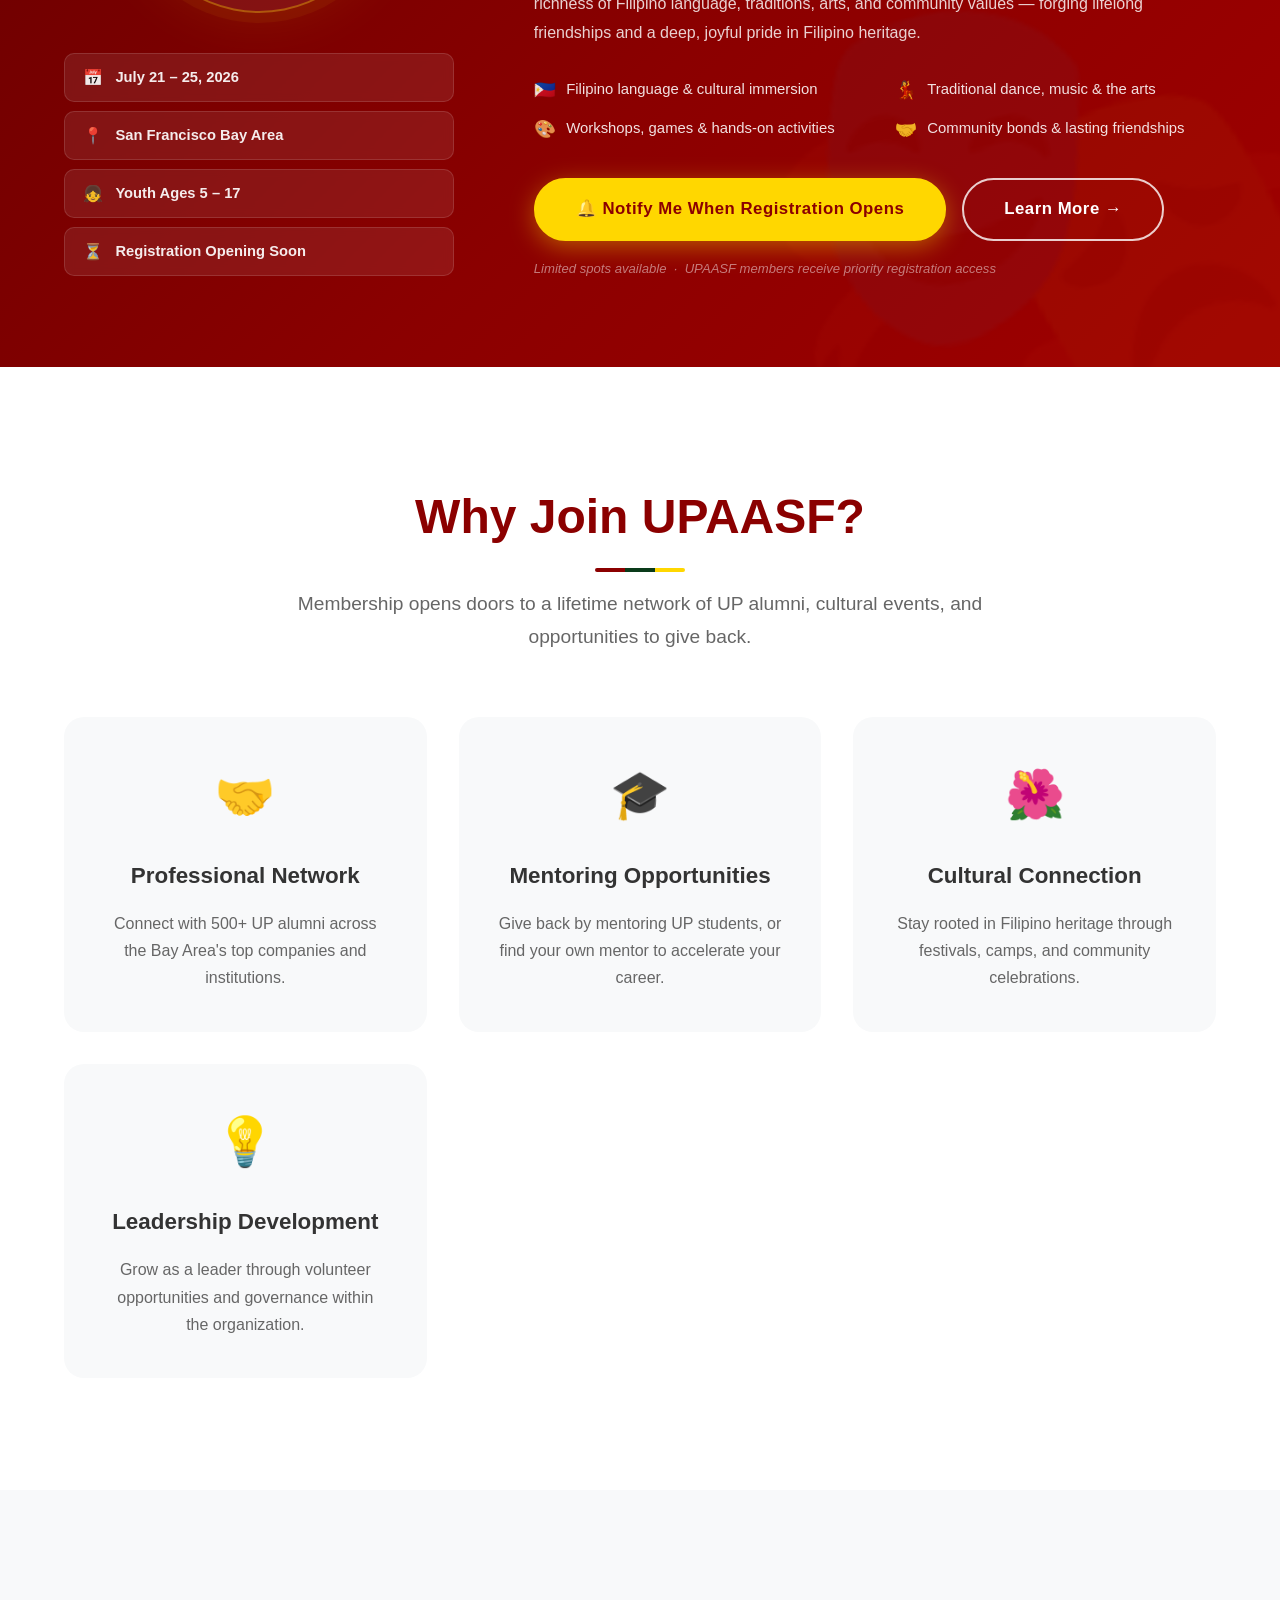
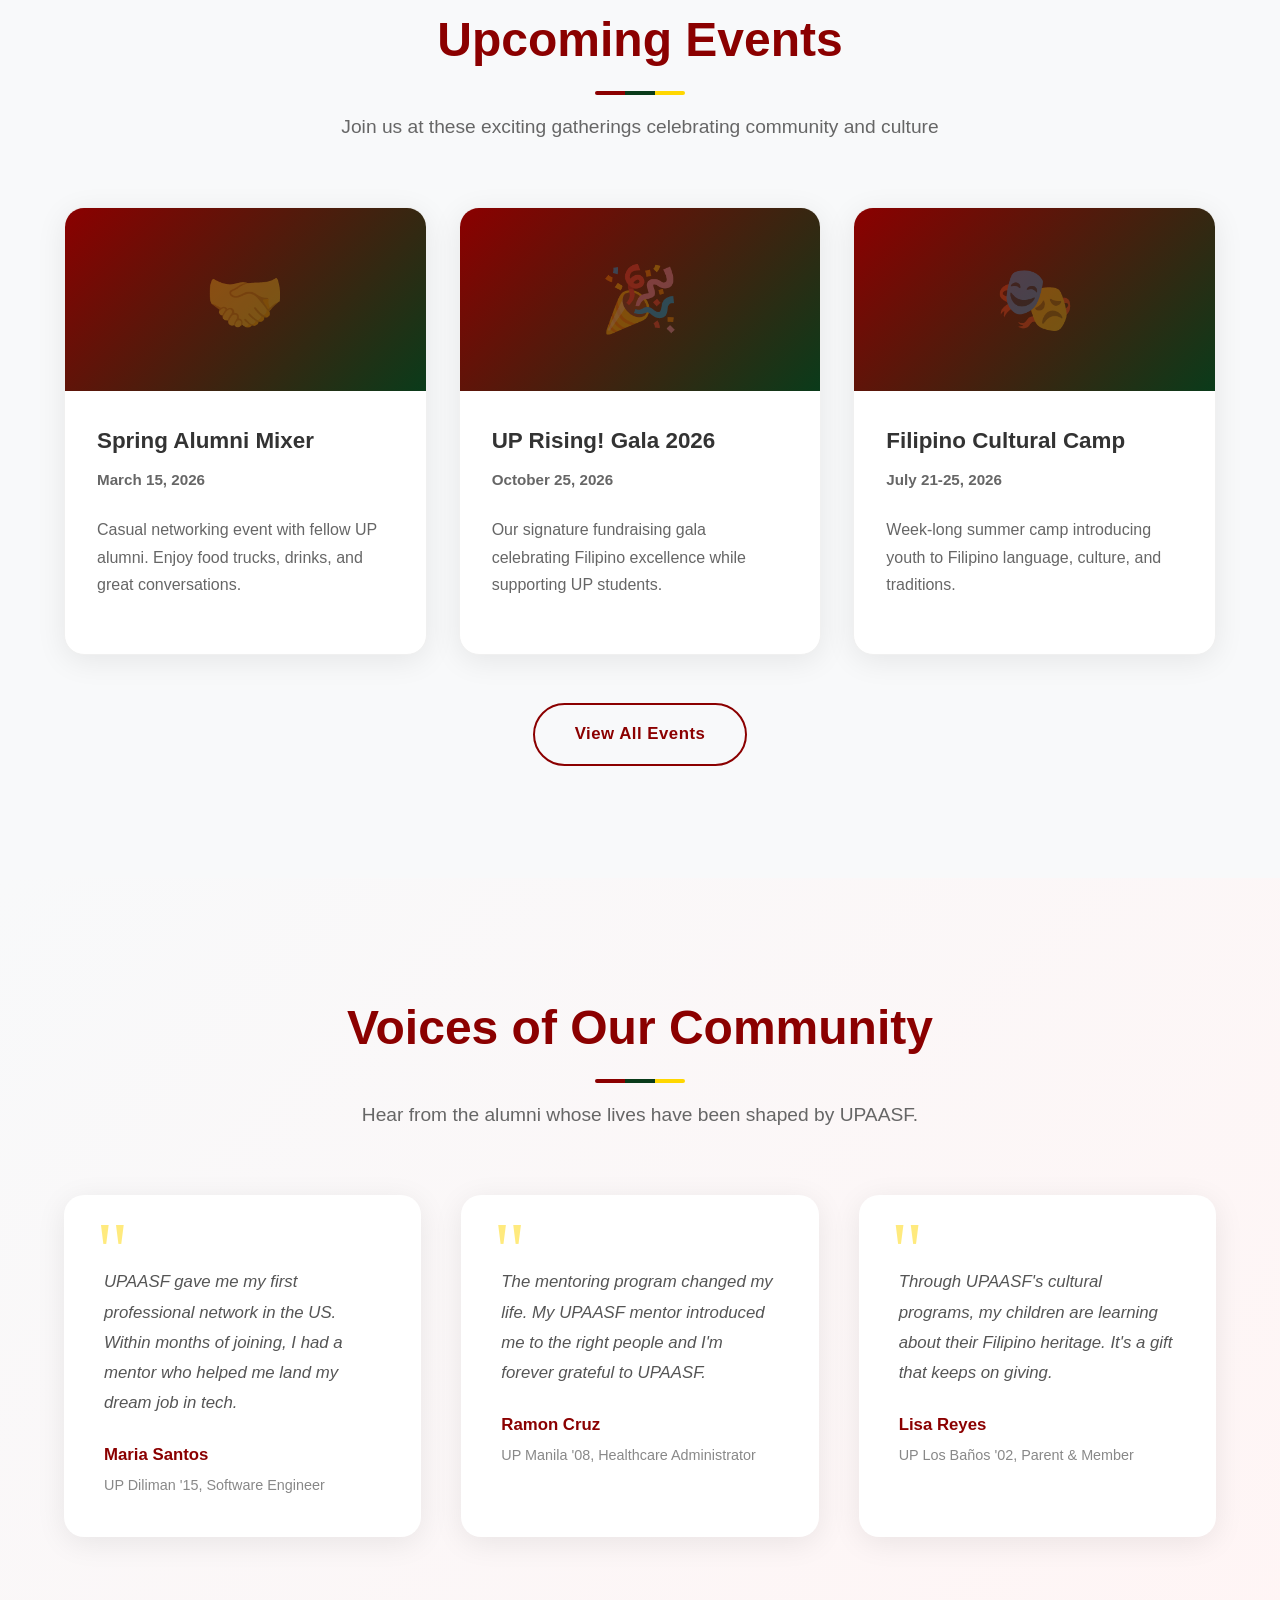
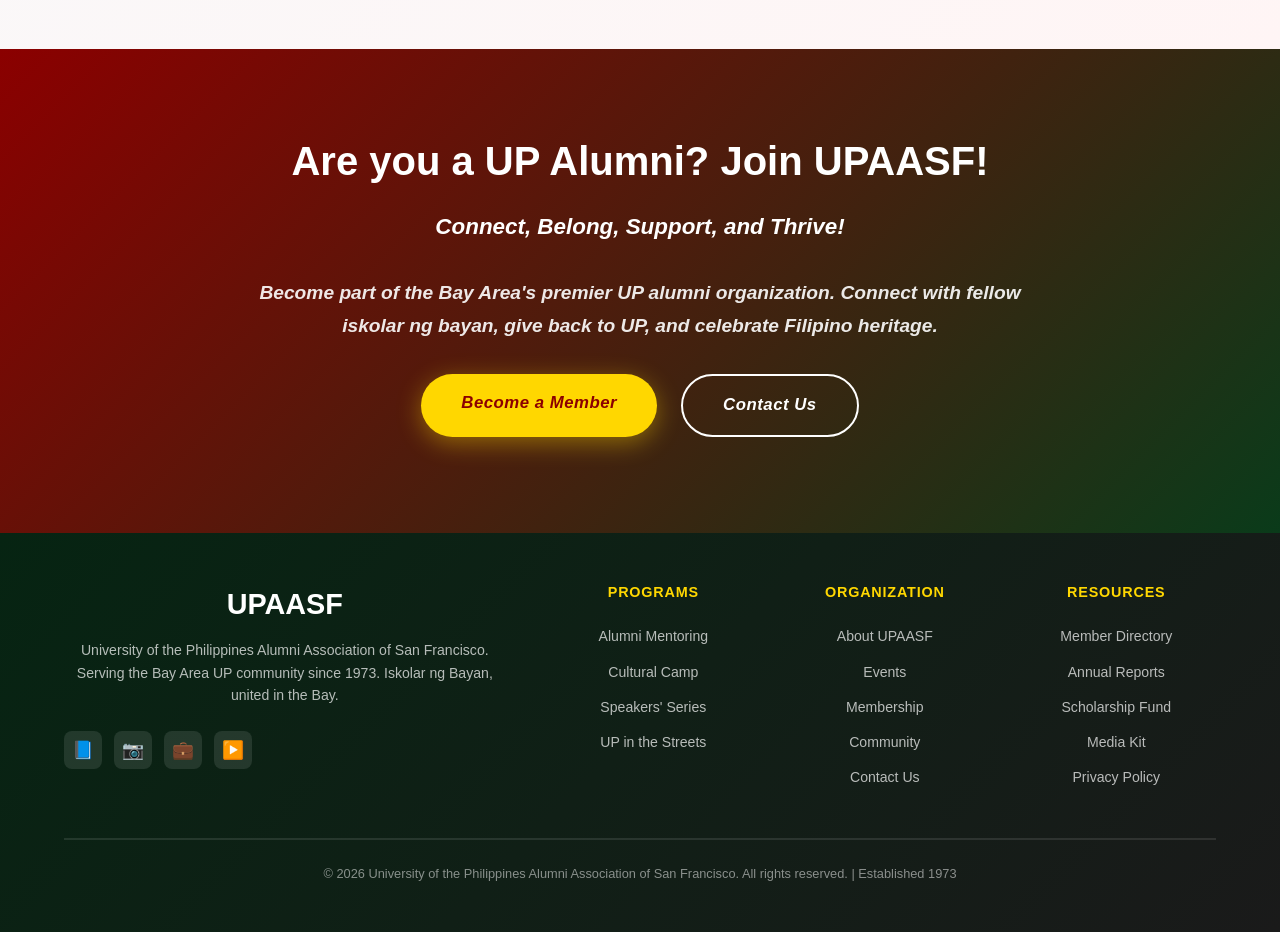
<file: index-spotlights..html>
<!DOCTYPE html>
<!DOCTYPE html>
<html lang="en">
<head>
    <meta charset="UTF-8">
    <meta name="viewport" content="width=device-width, initial-scale=1.0">
    <!--
    <title>UPAASF | University of the Philippines Alumni Association of San Francisco</title>
    <meta name="description" content="Join the Bay Area's premier UP alumni community. Connect with fellow iskolar ng bayan, mentor students, celebrate Filipino culture, and support our alma mater. Established 1973.">
    -->
    <title>UPAASF UX Concept Website</title>
    <meta name="description" content="This is a reconceptualization for the UPAASF website.">

    <!-- Shared stylesheet (nav, footer, buttons, page-hero, CTA, utilities) -->
    <link rel="stylesheet" href="./shared/styles.css">

    <style>
        /* ============================================================
           PAGE-SPECIFIC STYLES & OVERRIDES
           ============================================================ */

        /* ----- Hero ----- */
        .hero {
            min-height: 100vh;
            position: relative;
            display: flex;
            flex-direction: column; /* Stacks content and indicator vertically */
            align-items: center;
            justify-content: center;
            background: linear-gradient(135deg, var(--up-maroon) 0%, var(--up-maroon-dark) 50%, var(--up-green) 100%);
            overflow: hidden;
            /* Uses the variable for consistent top spacing, and 3rem at the bottom */
            padding: calc(var(--nav-height) + 80px) 5% 3rem;
        }

        .hero-background {
            position: absolute;
            inset: 0;
            opacity: 0.1;
            background-image: url('data:image/svg+xml,<svg xmlns="http://www.w3.org/2000/svg" viewBox="0 0 100 100"><text y="50" font-size="60" fill="rgba(255,255,255,0.1)">UP</text></svg>');
            background-repeat: repeat;
            background-size: 150px;
            animation: bgFloat 60s infinite linear;
        }

        @keyframes bgFloat {
            from { transform: translateX(0) translateY(0); }
            to   { transform: translateX(50px) translateY(-50px); }
        }

        .hero-particles {
            position: absolute;
            width: 100%;
            height: 100%;
            overflow: hidden;
            pointer-events: none;
        }

        .particle {
            position: absolute;
            background: radial-gradient(circle, rgba(255, 215, 0, 0.3), transparent);
            border-radius: 50%;
            animation: floatParticle 25s infinite ease-in-out;
        }

        @keyframes floatParticle {
            0%,  100% { transform: translateY(0)     translateX(0)    scale(1);   }
            25%        { transform: translateY(-120px) translateX(60px) scale(1.1); }
            50%        { transform: translateY(-80px)  translateX(-40px) scale(0.9); }
            75%        { transform: translateY(-140px) translateX(30px) scale(1.2); }
        }

        .hero-content {
            flex: 1;                   /* tells the text area to expand and take up all the space */
            /* max-width: 1200px;  */
            display: flex; 
            flex-direction: column;
            justify-content: center;   /* Keeps the text vertically centered in the middle */
            align-items: center;
            text-align: center;
            z-index: 2;
            position: relative;
            color: white;

            /*
            position: relative;
            z-index: 2;
            text-align: center;
            color: white;
            max-width: 1200px;
            padding: 2rem;
            */
        }

        .hero-badge {
            display: inline-flex;
            align-items: center;
            gap: 0.5rem;
            background: rgba(255, 215, 0, 0.2);
            border: 2px solid var(--up-gold);
            color: var(--up-gold);
            padding: 0.6rem 1.8rem;
            border-radius: 50px;
            font-weight: 700;
            margin-bottom: 2rem;
            animation: fadeInDown 1s ease;
            font-size: 0.95rem;
            letter-spacing: 0.5px;
        }

        .hero-badge::before { content: "✨"; font-size: 1.2rem; }

        @keyframes fadeInDown {
            from { opacity: 0; transform: translateY(-30px); }
            to   { opacity: 1; transform: translateY(0); }
        }

        @keyframes fadeInUp {
            from { opacity: 0; transform: translateY(30px); }
            to   { opacity: 1; transform: translateY(0); }
        }

        .hero h2 {
            font-size: 4.5rem;
            font-weight: 900;
            line-height: 1.1;
            margin-bottom: 1.5rem;
            animation: fadeInUp 1s ease 0.3s both;
            text-shadow: 0 4px 20px rgba(0,0,0,0.3);
        }

        .hero h2 .highlight { color: var(--up-gold); }

        .tagline {
            font-size: 1.1rem;
            font-style: italic;
            color: var(--up-gold);
            margin-bottom: 1rem;
            font-weight: 600;
            animation: fadeInUp 1s ease 0.4s both;
        }

        .hero > .hero-content > p:not(.tagline) {
            font-size: 1.35rem;
            line-height: 1.7;
            margin-bottom: 2.5rem;
            opacity: 0.95;
            max-width: 900px;
            margin-left: auto;
            margin-right: auto;
            animation: fadeInUp 1s ease 0.5s both;
            font-weight: 400;
        }

        .hero-stats {
            display: flex;
            justify-content: center;
            gap: 4rem;
            margin: 3rem 0;
            animation: fadeInUp 1s ease 0.7s both;
            flex-wrap: wrap;
            margin-top: 0rem;
        }

        .stat { text-align: center; }

        .stat-number {
            font-size: 3.5rem;
            font-weight: 900;
            color: var(--up-gold);
            display: block;
            text-shadow: 0 2px 10px rgba(255, 215, 0, 0.3);
        }

        .stat-label {
            font-size: 1rem;
            opacity: 0.9;
            margin-top: 0.5rem;
            font-weight: 600;
            letter-spacing: 0.5px;
        }

        .hero-buttons {
            display: flex;
            gap: 1.5rem;
            justify-content: center;
            flex-wrap: wrap;
            animation: fadeInUp 1s ease 0.9s both;
			margin-bottom: 0rem;
        }

        /* Override btn colours for the hero (gold primary on dark bg) */
        .hero .btn-primary {
            background: var(--up-gold);
            color: var(--up-maroon);
            box-shadow: 0 6px 25px rgba(255, 215, 0, 0.4);
        }
        .hero .btn-primary:hover {
            background: var(--up-gold-dark);
            box-shadow: 0 8px 35px rgba(255, 215, 0, 0.5);
        }
        .hero .btn-secondary {
            background: transparent;
            color: white;
            border-color: white;
        }
        .hero .btn-secondary:hover {
            background: white;
            color: var(--up-maroon);
        }

		/* Add CT h4 */
        .cta-content h4 {
            font-size: 1.4rem;
            font-style: italic;
            /* color: var(--up-gold); */
            margin-bottom: 1rem;
            font-weight: 600;
            /* animation: fadeInUp 1s ease 0.4s both; */
        }

        /* ── Scroll Indicator: Perfect Vertical Alignment ── */
        .scroll-indicator {
            position: relative; /* Re-enters the document flow */
            bottom: 0;          /* Resets the absolute anchor */
            left: 0;            /* Resets the absolute anchor */
            transform: none;    /* Centering is now handled by the .hero flex layout */

            /* 2. Create an internal flex context to center the text AND the icon */
            display: flex;
            flex-direction: column;
            align-items: center;
            gap: 12px;          /* Controlled spacing between text and mouse icon */
            
            /* 3. External spacing */
            margin-top: 2rem;
            
            z-index: 2;
            cursor: pointer;
            transition: opacity 0.3s;
            animation: bounce 2s infinite;            
        }

         /* Ensure the span doesn't have stray margins */
        .scroll-indicator span {
            display: block;
            margin: 0;
            text-align: center;
        }

        @keyframes bounce {
            0%, 20%, 50%, 80%, 100% { transform: translateY(0); }
            40%  { transform: translateY(-10px); }
            60%  { transform: translateY(-5px); }
        }

        .scroll-indicator svg {
            width: 32px;
            height: 32px;
            color: rgba(255,255,255,0.7);
            filter: drop-shadow(0 2px 5px rgba(0,0,0,0.3));
        }

        /* ----- Programs Section ----- */
        .programs-section {
            padding: 7rem 5%;
            background: linear-gradient(to bottom, #f8f9fa, #ffffff);
        }

        .programs-grid {
            display: grid;
            grid-template-columns: repeat(auto-fit, minmax(320px, 1fr));
            gap: 2.5rem;
        }

        .program-card {
            background: white;
            padding: 2.8rem;
            border-radius: 20px;
            box-shadow: 0 6px 30px rgba(0,0,0,0.08);
            transition: all 0.4s ease;
            border: 2px solid transparent;
            position: relative;
            overflow: hidden;
        }

        .program-card::before {
            content: '';
            position: absolute;
            top: 0; left: 0; right: 0;
            height: 5px;
            background: linear-gradient(90deg, var(--up-maroon), var(--up-green));
            transform: scaleX(0);
            transition: transform 0.4s ease;
        }

        .program-card:hover::before { transform: scaleX(1); }

        .program-card:hover {
            transform: translateY(-12px);
            box-shadow: 0 12px 45px rgba(0,0,0,0.15);
            border-color: var(--up-gold);
        }

        .program-icon {
            width: 80px;
            height: 80px;
            background: linear-gradient(135deg, var(--up-maroon), var(--up-green));
            border-radius: 18px;
            display: flex;
            align-items: center;
            justify-content: center;
            margin-bottom: 1.8rem;
            font-size: 2.3rem;
            box-shadow: 0 4px 20px rgba(139, 0, 0, 0.2);
        }

        .program-card h4 {
            font-size: 1.6rem;
            color: #333;
            margin-bottom: 1rem;
            font-weight: 700;
        }

        .program-card p {
            color: #666;
            line-height: 1.7;
            margin-bottom: 1.5rem;
        }

        .program-link {
            color: var(--up-maroon);
            text-decoration: none;
            font-weight: 700;
            transition: all 0.3s;
            display: inline-flex;
            align-items: center;
            gap: 0.3rem;
        }

        .program-link:hover { gap: 0.6rem; }

        /* ----- Benefits Section ----- */
        .benefits-section {
            padding: 7rem 5%;
            background: white;
        }

        .benefits-grid {
            display: grid;
            grid-template-columns: repeat(auto-fit, minmax(280px, 1fr));
            gap: 2rem;
        }

        .benefit-card {
            padding: 2.5rem;
            border-radius: 20px;
            background: #f8f9fa;
            text-align: center;
            transition: all 0.3s ease;
        }

        .benefit-card:hover {
            background: white;
            box-shadow: 0 10px 40px rgba(0,0,0,0.1);
            transform: translateY(-8px);
        }

        .benefit-icon {
            font-size: 3rem;
            margin-bottom: 1.5rem;
            display: block;
        }

        .benefit-card h4 {
            font-size: 1.4rem;
            color: #333;
            margin-bottom: 1rem;
            font-weight: 700;
        }

        .benefit-card p {
            color: #666;
            line-height: 1.7;
        }

        /* ----- Testimonials ----- */
        .testimonials-section {
            padding: 7rem 5%;
            background: linear-gradient(135deg, #f8f9fa, #fff5f5);
        }

        .testimonials-grid {
            display: grid;
            grid-template-columns: repeat(auto-fit, minmax(300px, 1fr));
            gap: 2.5rem;
        }

        .testimonial-card {
            background: white;
            padding: 2.5rem;
            border-radius: 20px;
            box-shadow: 0 6px 30px rgba(0,0,0,0.08);
            position: relative;
        }

        .testimonial-card::before {
            content: '"';
            position: absolute;
            top: 1rem;
            left: 2rem;
            font-size: 5rem;
            color: var(--up-gold);
            font-family: Georgia, serif;
            line-height: 1;
            opacity: 0.5;
        }

        .testimonial-text {
            font-size: 1.05rem;
            line-height: 1.8;
            color: #555;
            margin-bottom: 1.5rem;
            padding-top: 2rem;
            font-style: italic;
        }

        .testimonial-author {
            font-weight: 700;
            color: var(--up-maroon);
            font-size: 1.05rem;
        }

        .testimonial-role {
            font-size: 0.9rem;
            color: #888;
            margin-top: 0.3rem;
        }

        /* ----- Events Preview ----- */
        .events-section {
            padding: 7rem 5%;
            background: #f8f9fa;
        }

        .events-grid {
            display: grid;
            grid-template-columns: repeat(auto-fit, minmax(300px, 1fr));
            gap: 2rem;
        }

        .event-card {
            border-radius: 20px;
            overflow: hidden;
            box-shadow: 0 6px 30px rgba(0,0,0,0.08);
            transition: all 0.3s ease;
            background: white;
            border: 1px solid #f0f0f0;
        }

        .event-card:hover {
            transform: translateY(-8px);
            box-shadow: 0 12px 45px rgba(0,0,0,0.15);
        }

        .event-image {
            background: linear-gradient(135deg, var(--up-maroon), var(--up-green));
            padding: 2.5rem;
            text-align: center;
            font-size: 4rem;
            position: relative;
            color: rgba(255, 255, 255, 0.3);
        }

        .event-type {
            position: absolute;
            top: 1rem;
            right: 1rem;
            background: rgba(255,255,255,0.2);
            color: white;
            padding: 0.3rem 0.8rem;
            border-radius: 20px;
            font-size: 0.8rem;
            font-weight: 600;
        }

        .event-body { padding: 2rem; }

        .event-body h4 {
            font-size: 1.4rem;
            color: #333;
            margin-bottom: 0.5rem;
            font-weight: 700;
        }

        .event-date {
            color: var(--up-maroon);
            font-weight: 600;
            font-size: 0.95rem;
            margin-bottom: 1rem;
        }

        .event-body p {
            color: #666;
            line-height: 1.7;
            margin-bottom: 1.5rem;
        }

        /* ----- Responsive overrides ----- */
        @media (max-width: 768px) {
            .hero h2       { font-size: 2.5rem; }
			/* .hero > .hero-content > p:not(.tagline)       { font-size: 1rem; } */
			.hero-badge    { font-size: 0.85rem; gap: 0.2rem; padding: 0.2rem 0.8rem; }
			.hero-badge::before { font-size: 1.0rem; }
            .hero-stats    { gap: 2rem; flex-direction: column; }
            .stat-number   { font-size: 2.5rem; }

            .scroll-indicator { display: none; }   /* No need to show on mobile */
        }

        /* ============================================================
        FEATURED EVENT SPOTLIGHT  — reusable promo section
        To promote a different event: swap the emoji in ::before,
        update .emblem-icon, .spotlight-details li, .spotlight-title,
        .spotlight-body, .spotlight-highlights, and .spotlight-cta-row.
        To hide when no spotlight is active: add display:none to the section.
        ============================================================ */

        .event-spotlight {
            --spot-rgb-white:       255,255,255;
            --spot-rgb-gold:        255,215,0;
        
            /* Default color scheme -- Green */
            --spot-modifier-name:   'Default Green';

            /* Background */
            --spot-bg-from:         var(--up-green-dark);
            --spot-bg-mid:          var(--up-green);
            --spot-bg-to:           #1e6035;

            --spot-rgba-color:      var(--spot-rgb-gold);                 /* Use this as the rgb color base for rgba() */

            /* Emblem circle */
            --spot-emblem-bg:       rgba(255,255,255,0.07);
            --spot-emblem-border:   rgba(255,215,0,0.35);

            --spot-emblem-text-color: var(--up-maroon);

            /* Year badge on emblem */
            --spot-year-bg:         var(--up-gold);
            --spot-year-color:      var(--up-maroon);

            /* Detail pills (date, location, audience) */
            --spot-detail-bg:       rgba(255,255,255,0.08);
            --spot-detail-border:   rgba(255,255,255,0.13);
            --spot-detail-color:    rgba(255,255,255,0.92);

            /* Eyebrow badge */
            --spot-eyebrow-bg:      rgba(var(--rgb-gold), 0.14);
            --spot-eyebrow-border:  rgba(255,215,0,0.42);
            --spot-eyebrow-color:   var(--up-gold);

            /* Text */
            --spot-title-color:       white;
            --spot-accent-color:      var(--up-gold);     /* title-accent span */
            --spot-lead-color:        rgba(255, 255, 255, 0.68);
            --spot-body-color:        rgba(255, 255, 255, 0.82);
            --spot-highlight-color:   rgba(255, 255, 255, 0.88);
            --spot-footnote-color:    rgba(255, 255, 255, 0.48);            

            /* Primary button — gold filled */
            --spot-btn-primary-bg:           var(--up-gold);
            --spot-btn-primary-color:        var(--up-maroon);
            --spot-btn-primary-border:       var(--up-gold);
            --spot-btn-primary-bg-hover:     var(--up-gold-dark);
            --spot-btn-primary-border-hover: var(--up-gold-dark);
            --spot-btn-primary-shadow:       0 6px 25px var(--up-gold-glow);
            --spot-btn-primary-shadow-hover: 0 8px 35px rgba(255,215,0,0.5);

            /* Secondary button — white outline */
            --spot-btn-secondary-bg:           transparent;
            --spot-btn-secondary-color:        white;
            --spot-btn-secondary-border:       rgba(255,255,255,0.8);
            --spot-btn-secondary-bg-hover:     rgba(255,255,255,0.1);
            --spot-btn-secondary-border-hover: white;            

            position: relative;
            padding: 5.5rem 5%;
            background: linear-gradient(
                135deg,
                var(--spot-bg-from)	   0%,
                var(--spot-bg-mid)	  55%,
                var(--spot-bg-to)	 100%
            );
            overflow: hidden;
        }

        /* ── Maroon modifier ── */
        .event-spotlight--maroon {
            --spot-modifier-name:   'MAROON';

            --spot-bg-from:     var(--up-maroon-dark);
            --spot-bg-mid:      var(--up-maroon);
            --spot-bg-to:       #a00000;
        }

        /* ── Gold modiffier ── */
        .event-spotlight--gold {
            --spot-modifier-name:     'GOLD';

            --spot-bg-from:           #3d1a00;
            --spot-bg-mid:            #6b3200;
            --spot-bg-to:             #8a4500;

            --spot-emblem-bg:         rgba(255, 215, 0, 0.12);
            --spot-emblem-border:     rgba(255, 215, 0, 0.50);

            --spot-year-bg:           var(--up-gold);
            --spot-year-color:        #3d1a00;

            --spot-detail-bg:         rgba(255, 215, 0, 0.10);
            --spot-detail-border:     rgba(255, 215, 0, 0.25);
            --spot-detail-color:      var(--up-gold);

            --spot-eyebrow-bg:        rgba(255, 215, 0, 0.15);
            --spot-eyebrow-border:    rgba(255, 215, 0, 0.45);
            --spot-eyebrow-color:     var(--up-gold);

            --spot-title-color:       white;
            --spot-accent-color:      var(--up-gold);
            --spot-lead-color:        rgba(255, 255, 255, 0.68);
            --spot-body-color:        rgba(255, 255, 255, 0.85);
            --spot-highlight-color:   rgba(255, 255, 255, 0.90);
            --spot-footnote-color:    rgba(255, 255, 255, 0.40);

            --spot-btn-primary-bg:           var(--up-gold);
            --spot-btn-primary-color:        #3d1a00;
            --spot-btn-primary-border:       var(--up-gold);
            --spot-btn-primary-bg-hover:     var(--up-gold-dark);
            --spot-btn-primary-border-hover: var(--up-gold-dark);
            --spot-btn-primary-shadow:       0 6px 25px var(--up-gold-glow);
            --spot-btn-primary-shadow-hover: 0 8px 35px rgba(255, 215, 0, 0.5);

            --spot-btn-secondary-bg:           transparent;
            --spot-btn-secondary-color:        var(--up-gold);
            --spot-btn-secondary-border:       rgba(255, 215, 0, 0.60);
            --spot-btn-secondary-bg-hover:     rgba(255, 215, 0, 0.10);
            --spot-btn-secondary-border-hover: var(--up-gold);
        }

        /* ── Cream / Maroon modifier ── */
        .event-spotlight--cream-maroon {
            --spot-modifier-name:     'CREAM - MAROON';

            --spot-bg-from:           #fdf6e3;
            --spot-bg-mid:            #fef9f0;
            --spot-bg-to:             #ffffff;

            --spot-emblem-bg:         rgba(139, 0, 0, 0.06);
            --spot-emblem-border:     rgba(139, 0, 0, 0.25);

            --spot-year-bg:           var(--up-maroon);
            --spot-year-color:        white;

            --spot-detail-bg:         rgba(139, 0, 0, 0.05);
            --spot-detail-border:     rgba(139, 0, 0, 0.15);
            --spot-detail-color:      #5a0f0f;

            --spot-eyebrow-bg:        rgba(139, 0, 0, 0.08);
            --spot-eyebrow-border:    rgba(139, 0, 0, 0.25);
            --spot-eyebrow-color:     var(--up-maroon);

            --spot-title-color:       var(--up-maroon);
            --spot-accent-color:      var(--up-green);
            --spot-lead-color:        #888;
            --spot-body-color:        #555;
            --spot-highlight-color:   #444;
            --spot-footnote-color:    #999;

            --spot-btn-primary-bg:           var(--up-maroon);
            --spot-btn-primary-color:        white;
            --spot-btn-primary-border:       var(--up-maroon);
            --spot-btn-primary-bg-hover:     var(--up-maroon-dark);
            --spot-btn-primary-border-hover: var(--up-maroon-dark);
            --spot-btn-primary-shadow:       0 6px 25px var(--up-maroon-glow);
            --spot-btn-primary-shadow-hover: 0 8px 35px rgba(139, 0, 0, 0.4);

            --spot-btn-secondary-bg:           transparent;
            --spot-btn-secondary-color:        var(--up-maroon);
            --spot-btn-secondary-border:       rgba(139, 0, 0, 0.5);
            --spot-btn-secondary-bg-hover:     rgba(139, 0, 0, 0.06);
            --spot-btn-secondary-border-hover: var(--up-maroon);
        }
        
        /* ── Green-to-Maroon gradient + Gold accents ── */
        .event-spotlight--green-maroon-gradient {
            --spot-modifier-name:     'GREEN-TO-MAROON GRADIENT + GOLD';

            --spot-bg-from:           #062412;
            --spot-bg-mid:            #3d1500;
            --spot-bg-to:             #6b2800;

            --spot-emblem-bg:         rgba(255, 215, 0, 0.10);
            --spot-emblem-border:     rgba(255, 215, 0, 0.45);

            --spot-year-bg:           var(--up-gold);
            --spot-year-color:        #062412;

            --spot-detail-bg:         rgba(255, 215, 0, 0.09);
            --spot-detail-border:     rgba(255, 215, 0, 0.23);
            --spot-detail-color:      var(--up-gold);

            --spot-eyebrow-bg:        rgba(255, 215, 0, 0.13);
            --spot-eyebrow-border:    rgba(255, 215, 0, 0.40);
            --spot-eyebrow-color:     var(--up-gold);

            --spot-title-color:       white;
            --spot-accent-color:      var(--up-gold);
            --spot-lead-color:        rgba(255, 255, 255, 0.68);
            --spot-body-color:        rgba(255, 255, 255, 0.85);
            --spot-highlight-color:   rgba(255, 255, 255, 0.90);
            --spot-footnote-color:    rgba(255, 255, 255, 0.40);

            --spot-btn-primary-bg:           var(--up-gold);
            --spot-btn-primary-color:        #062412;
            --spot-btn-primary-border:       var(--up-gold);
            --spot-btn-primary-bg-hover:     var(--up-gold-dark);
            --spot-btn-primary-border-hover: var(--up-gold-dark);
            --spot-btn-primary-shadow:       0 6px 25px var(--up-gold-glow);
            --spot-btn-primary-shadow-hover: 0 8px 35px rgba(255, 215, 0, 0.5);

            --spot-btn-secondary-bg:           transparent;
            --spot-btn-secondary-color:        var(--up-gold);
            --spot-btn-secondary-border:       rgba(255, 215, 0, 0.55);
            --spot-btn-secondary-bg-hover:     rgba(255, 215, 0, 0.10);
            --spot-btn-secondary-border-hover: var(--up-gold);
        }

        /* ── Green/Maroon even split + Gold accents ── */
        .event-spotlight--green-maroon-split {
            /* Inherits all tokens from .event-spotlight--green-maroon-gradient, 
               or any other event-spotlight modifier class.
            */
            --spot-modifier-name:     'GREEN/MAROON SPLIT';

            /* Override only the background — four stops for the crisp split */
            background: linear-gradient(135deg,
                #062412  0%,
                #062412 40%,
                #6b0000 60%,
                #8B0000 100%
            );
        }

        /* Watermark background icon — change emoji to match the event */
        .event-spotlight::before {
            content: var(--spotlight-watermark, '🎭'); /* fallback emoji if unset */
            position: absolute;
            font-size: 30rem;
            right: -4rem;
            bottom: -5rem;
            opacity: 0.04;
            pointer-events: none;
            line-height: 1;
            transform: rotate(-12deg);
        }

        /* Radial gold glow — top-left atmospheric accent */
        .event-spotlight::after {
            content: '';
            position: absolute;
            top: -100px;
            left: -100px;
            width: 450px;
            height: 450px;
            background: radial-gradient(circle, rgba(var(--spot-rgba-color), 0.07) 0%, transparent 70%);
            pointer-events: none;
        }

        .spotlight-inner {
            position: relative;
            z-index: 1;
            max-width: 1400px;
            margin: 0 auto;
            display: grid;
            grid-template-columns: 1fr 1.75fr;
            gap: 5rem;
            align-items: center;
        }

        /* ── Left: Visual panel ── */
        .spotlight-visual {
            display: flex;
            flex-direction: column;
            align-items: center;
            gap: 2.5rem;
        }

        .spotlight-emblem {
            position: relative;
            width: 260px;
            height: 260px;
            border-radius: 50%;
            background: var(--spot-emblem-bg);
            border: 2px solid var(--spot-emblem-border);
            display: flex;
            align-items: center;
            justify-content: center;
            box-shadow:
                0 0 0 10px rgba(var(--spot-rgba-color), 0.05),
                0 0 55px rgba(var(--spot-rgba-color), 0.12);
            animation: spotlightPulse 3.5s ease-in-out infinite;
        }

        @keyframes spotlightPulse {
            0%, 100% {
                box-shadow: 0 0 0 10px rgba(var(--spot-rgba-color), 0.05), 0 0 55px rgba(var(--spot-rgba-color), 0.12);
            }
            50% {
                box-shadow: 0 0 0 18px rgba(var(--spot-rgba-color), 0.02), 0 0 75px rgba(var(--spot-rgba-color), 0.22);
            }
        }

        .emblem-icon::before {
            content: var(--spotlight-watermark, '🎭');
            font-size: 7rem;
            line-height: 1;
        }

        /* Year badge inside the emblem circle */
        .emblem-year {
            position: absolute;
            bottom: 14px;
            right: 14px;
            background: var(--spot-year-bg);
            color: var(--spot-year-color);
            font-size: 0.9rem;
            font-weight: 900;
            padding: 0.3rem 0.85rem;
            border-radius: 20px;
            letter-spacing: 0.5px;
        }

        /* Event detail pills (date, location, audience) */
        .spotlight-details {
            list-style: none;
            width: 100%;
            display: flex;
            flex-direction: column;
            gap: 0.6rem;
        }

        .spotlight-details li {
            display: flex;
            align-items: center;
            gap: 0.8rem;
            background: var(--spot-detail-bg);
            border: 1px solid var(--spot-detail-border);
            padding: 0.65rem 1.1rem;
            border-radius: 10px;
            color: var(--spot-detail-color);
            font-size: 0.92rem;
            font-weight: 600;
            backdrop-filter: blur(4px);
            -webkit-backdrop-filter: blur(4px);
        }

        .spotlight-details li .detail-icon {
            font-size: 1rem;
            flex-shrink: 0;
        }

        /* ── Right: Content panel ── */
        .spotlight-content {
            color: white;
        }

        /* Animated "Registration Opening Soon" eyebrow badge */
        .spotlight-eyebrow {
            display: inline-block;
            background: var(--spot-eyebrow-bg);
            border: 1px solid var(--spot-eyebrow-border);
            color: var(--spot-eyebrow-color);
            padding: 0.4rem 1.1rem;
            border-radius: 25px;
            font-size: 0.78rem;
            font-weight: 700;
            letter-spacing: 1.3px;
            text-transform: uppercase;
            margin-bottom: 1.2rem;
            animation: eyebrowGlow 2.8s ease-in-out infinite;
        }

        @keyframes eyebrowGlow {
            0%, 100% { box-shadow: 0 0 0   0px rgba(var(--spot-rgba-color), 0.0); }
            50%       { box-shadow: 0 0 0   5px rgba(var(--spot-rgba-color), 0.15); }
        }

        .spotlight-title {
            font-size: 2.9rem;
            font-weight: 900;
            color: var(--spot-title-color);
            line-height: 1.1;
            margin-bottom: 0.65rem;
        }

        /* Colored word in the title */
        .spotlight-title .title-accent {
            color: var(--spot-accent-color);
        }

        .spotlight-lead {
            font-size: 1.1rem;
            color: var(--spot-lead-color);
            font-style: italic;
            margin-bottom: 1rem;
        }

        .spotlight-body {
            font-size: 1rem;
            color: var(--spot-body-color);
            line-height: 1.82;
            margin-bottom: 1.8rem;
        }

        /* Feature highlights — 2-column grid */
        .spotlight-highlights {
            list-style: none;
            display: grid;
            grid-template-columns: 1fr 1fr;
            gap: 0.65rem 2.5rem;
            margin-bottom: 2.2rem;
        }

        .spotlight-highlights li {
            display: flex;
            align-items: center;
            gap: 0.65rem;
            font-size: 0.93rem;
            color: var(--spot-highlight-color);
            font-weight: 500;
        }

        .spotlight-hi-icon {
            font-size: 1.1rem;
            flex-shrink: 0;
        }

        /* ── Spotlight semantic buttons ──
        These read their appearance entirely from custom properties
        set by .event-spotlight and overridden by modifier classes.
        HTML only ever uses btn-spotlight-primary / btn-spotlight-secondary. */

        .btn-spotlight-primary {
            background:    var(--spot-btn-primary-bg);
            color:         var(--spot-btn-primary-color);
            border:        2px solid var(--spot-btn-primary-border);
            box-shadow:    var(--spot-btn-primary-shadow, none);
        }

        .btn-spotlight-primary:hover {
            background:    var(--spot-btn-primary-bg-hover);
            border-color:  var(--spot-btn-primary-border-hover);
            transform:     translateY(-3px);
            box-shadow:    var(--spot-btn-primary-shadow-hover, none);
        }

        .btn-spotlight-secondary {
            background:    var(--spot-btn-secondary-bg);
            color:         var(--spot-btn-secondary-color);
            border:        2px solid var(--spot-btn-secondary-border);
        }

        .btn-spotlight-secondary:hover {
            background:    var(--spot-btn-secondary-bg-hover);
            border-color:  var(--spot-btn-secondary-border-hover);
            transform:     translateY(-3px);
        }

        /* CTA button row */
        .spotlight-cta-row {
            display: flex;
            gap: 1rem;
            flex-wrap: wrap;
            align-items: center;
            margin-bottom: 1.1rem;
        }

        .spotlight-footnote {
            font-size: 0.82rem;
            color: var(--spot-footnote-color);
            font-style: italic;
        }

        /* ── Responsive: tablet ── */
        @media (max-width: 960px) {
            .spotlight-inner {
                grid-template-columns: 1fr;
                gap: 2.5rem;
            }
            .spotlight-visual {
                flex-direction: row;
                flex-wrap: wrap;
                justify-content: center;
                gap: 2rem;
            }
            .spotlight-emblem {
                width: 190px;
                height: 190px;
                flex-shrink: 0;
            }
            .emblem-icon { font-size: 5rem; }
            .spotlight-details {
                flex: 1;
                min-width: 210px;
            }
            .spotlight-title { font-size: 2.3rem; }
        }

        /* ── Responsive: mobile ── */
        @media (max-width: 600px) {
            .event-spotlight { padding: 4rem 5%; }
            .spotlight-highlights { grid-template-columns: 1fr; }
            .spotlight-cta-row {
                flex-direction: column;
                align-items: stretch;
            }
            .spotlight-title { font-size: 1.85rem; }
            .spotlight-emblem {
                width: 160px;
                height: 160px;
            }
            .emblem-icon { font-size: 4rem; }
        }
        
        /* ── Spotlight CTA row: stack buttons vertically on mobile ── */
        @media (max-width: 480px) {
            .spotlight-cta-row {
                flex-direction: column;
                align-items: stretch;
            }
            .spotlight-cta-row > * {
                width: 100%;
                text-align: center;
                justify-content: center;
            }
        }
    </style>
</head>
<body data-join-href="#join">
    <!-- Shared header injected by site.js -->
    <div id="site-header"></div>

    <!-- ==================== HERO ==================== -->
    <section class="hero">
        <div class="hero-background"></div>
        <div class="hero-particles" id="particles"></div>

        <div class="hero-content">
            <div class="hero-badge">Celebrating 50+ Years of Excellence</div>

            <h2>Iskolar ng Bayan,<br>United in the <span class="highlight">Bay Area</span></h2>

            <p class="tagline">Honor &amp; Excellence &bull; Leadership &amp; Service &bull; Community &amp; Culture</p>

            <p>For over five decades, UPAASF has connected UP alumni, mentored hundreds of students, and celebrated Filipino heritage in San Francisco. Join our thriving community of leaders, innovators, and change-makers.</p>

            <div class="hero-stats">
                <div class="stat">
                    <span class="stat-number" data-target="50+">0</span>
                    <span class="stat-label">Years of Service</span>
                </div>
                <div class="stat">
                    <span class="stat-number" data-target="500+">0</span>
                    <span class="stat-label">Active Members</span>
                </div>
                <div class="stat">
                    <span class="stat-number" data-target="15+">0</span>
                    <span class="stat-label">Students Mentored</span>
                </div>
            </div>

            <div class="hero-buttons">
                <a href="#membership" class="btn btn-primary">Become a Member</a>
                <a href="#programs" class="btn btn-secondary">Explore Programs</a>
            </div>
        </div>

        <div class="scroll-indicator">
            <svg xmlns="http://www.w3.org/2000/svg" fill="none" viewBox="0 0 24 24" stroke="currentColor">
                <path stroke-linecap="round" stroke-linejoin="round" stroke-width="2" d="M19 14l-7 7m0 0l-7-7m7 7V3" />
            </svg>
        </div>
    </section>

    <!-- ==================== PROGRAMS ==================== -->
    <section class="programs-section" id="programs">
        <div class="section-container">
            <div class="section-header">
                <h3>Programs That Connect, Empower, and Inspire</h3>
                <p>From groundbreaking mentoring initiatives to beloved cultural traditions, our programs create meaningful connections and lasting impact.</p>
            </div>

            <div class="programs-grid">
                <div class="program-card fade-in">
                    <div class="program-icon">🎓</div>
                    <h4>Alumni Mentoring Program</h4>
                    <p>The first of its kind among UP chapters worldwide. Connect UP students with Bay Area professionals for career guidance and design thinking.</p>
                    <a href="./programs.html" class="program-link">Learn More →</a>
                </div>

                <div class="program-card fade-in">
                    <div class="program-icon">🎭</div>
                    <h4>Filipino Cultural Immersion Camp</h4>
                    <p>Introduce young participants to Filipino culture, heritage, and traditions through our beloved annual summer program running for over 20 years.</p>
                    <a href="#summer-camp-spotlight" class="program-link">Learn More →</a>
                </div>

                <div class="program-card fade-in">
                    <div class="program-icon">🎉</div>
                    <h4>UP Rising! Gala</h4>
                    <p>Our flagship annual gala celebrating UP excellence, honoring distinguished alumni, and raising funds for student scholarships.</p>
                    <a href="./events.html" class="program-link">Learn More →</a>
                </div>
				
                <div class="program-card">
                    <div class="program-icon">💡</div>
                    <h4>Speakers' Series</h4>
                    <p>Engage with thought leaders and accomplished professionals through our educational speaker series covering diverse topics and industries.</p>
                    <a href="#speakers" class="program-link">Learn More →</a>
                </div>				
            </div>
        </div>
    </section>

    <!-- ==================== FEATURED EVENT SPOTLIGHT ====================
        REUSABLE TEMPLATE — to promote a different event or program:
        • Update the color modifier (event-spotlight--maroon) or delete it to use the default
        • Update the ::before emoji in CSS (.event-spotlight::before)
        • Update --spotlight-watermark icon/text; to use a different emblem-icon, add text there to override the watermark
        • Update .spotlight-details li items (date, location, audience)
        • Change .spotlight-eyebrow text
        • Update .spotlight-title and .title-accent
        • Edit .spotlight-lead, .spotlight-body, .spotlight-highlights
        • Point .spotlight-cta-row links to the correct pages
        To deactivate the spotlight: add  style="display:none;"  to the <section>.
        ==================================================================== -->
    <!--  Currently testing, different schemes. When done, update the scheme of choice, delete the test <section> and uncomment the one chosen
    <section class="event-spotlight event-spotlight--gold fade-in" id="summer-camp-spotlight" style="--spotlight-watermark: '🎭'" aria-label="Featured Event: 2026 Filipino Cultural Summer Camp">
    -->
    <section class="event-spotlight fade-in" id="spotlight-template" style="--spotlight-watermark: '🎭'" aria-label="Featured Event: 2026 Filipino Cultural Summer Camp">
        <span class="spotlight-scheme-badge" style="color: black; font-weight: 900;"></span>
        <div class="spotlight-inner">

            <!-- ── Left: Emblem + Key Details ── -->
            <div class="spotlight-visual">
                <div class="spotlight-emblem">
                    <div class="emblem-icon" aria-hidden="true"></div>
                    <div class="emblem-year">2026</div>
                </div>

                <ul class="spotlight-details" aria-label="Event details">
                    <li><span class="detail-icon" aria-hidden="true">📅</span><span>July 21 – 25, 2026</span></li>
                    <li><span class="detail-icon" aria-hidden="true">📍</span><span>San Francisco Bay Area</span></li>
                    <li><span class="detail-icon" aria-hidden="true">👧</span><span>Youth Ages 5 – 17</span></li>
                    <li><span class="detail-icon" aria-hidden="true">⏳</span><span>Registration Opening Soon</span></li>
                </ul>
            </div>

            <!-- ── Right: Headline, Description, CTAs ── -->
            <div class="spotlight-content">
                <span class="spotlight-eyebrow">🏕️ Annual Program &nbsp;·&nbsp; Registration Opening Soon</span>

                <h3 class="spotlight-title">
                    Filipino Cultural<br>
                    <span class="title-accent">Immersion Summer Camp</span>
                </h3>
                <p class="spotlight-lead">Kamusta! A week of culture, heritage, and unforgettable fun.</p>
                <p class="spotlight-body">
                    For over a decade, UPAASF's beloved summer camp has introduced Bay Area youth to the
                    richness of Filipino language, traditions, arts, and community values — forging
                    lifelong friendships and a deep, joyful pride in Filipino heritage.
                </p>

                <ul class="spotlight-highlights" aria-label="Program highlights">
                    <li>
                        <span class="spotlight-hi-icon" aria-hidden="true">🇵🇭</span>
                        <span>Filipino language &amp; cultural immersion</span>
                    </li>
                    <li>
                        <span class="spotlight-hi-icon" aria-hidden="true">💃</span>
                        <span>Traditional dance, music &amp; the arts</span>
                    </li>
                    <li>
                        <span class="spotlight-hi-icon" aria-hidden="true">🎨</span>
                        <span>Workshops, games &amp; hands-on activities</span>
                    </li>
                    <li>
                        <span class="spotlight-hi-icon" aria-hidden="true">🤝</span>
                        <span>Community bonds &amp; lasting friendships</span>
                    </li>
                </ul>

                <div class="spotlight-cta-row">
                    <!-- Primary CTA: link to a registration/notify form — update href when form is ready -->
                    <a href="./contact.html?ref=summer-camp-2026" class="btn btn-spotlight-primary">
                        🔔 Notify Me When Registration Opens
                    </a>
                    <!-- Secondary CTA: links to the Cultural Camp section on programs.html -->
                    <a href="./programs.html#cultural-camp" class="btn btn-spotlight-secondary">
                        Learn More →
                    </a>
                </div>

                <p class="spotlight-footnote">
                    Limited spots available &nbsp;·&nbsp; UPAASF members receive priority registration access
                </p>
            </div>

        </div>
    </section>    

    <!-- ==================== BENEFITS ==================== -->
    <section class="benefits-section" id="membership">
        <div class="section-container">
            <div class="section-header">
                <h3>Why Join UPAASF?</h3>
                <p>Membership opens doors to a lifetime network of UP alumni, cultural events, and opportunities to give back.</p>
            </div>

            <div class="benefits-grid">
                <div class="benefit-card fade-in">
                    <span class="benefit-icon">🤝</span>
                    <h4>Professional Network</h4>
                    <p>Connect with 500+ UP alumni across the Bay Area's top companies and institutions.</p>
                </div>
                <div class="benefit-card fade-in">
                    <span class="benefit-icon">🎓</span>
                    <h4>Mentoring Opportunities</h4>
                    <p>Give back by mentoring UP students, or find your own mentor to accelerate your career.</p>
                </div>
                <div class="benefit-card fade-in">
                    <span class="benefit-icon">🌺</span>
                    <h4>Cultural Connection</h4>
                    <p>Stay rooted in Filipino heritage through festivals, camps, and community celebrations.</p>
                </div>
                <div class="benefit-card fade-in">
                    <span class="benefit-icon">💡</span>
                    <h4>Leadership Development</h4>
                    <p>Grow as a leader through volunteer opportunities and governance within the organization.</p>
                </div>
            </div>
        </div>
    </section>

    <!-- ==================== EVENTS ==================== -->
    <section class="events-section" id="events">
        <div class="section-container">
            <div class="section-header">
                <h3>Upcoming Events</h3>
                <p>Join us at these exciting gatherings celebrating community and culture</p>
            </div>
            
            <div class="events-grid">
                <div class="event-card fade-in">
                    <div class="event-image">🤝</div>
                    <div class="event-body">
                        <h4>Spring Alumni Mixer</h4>
                        <p class="event-date">March 15, 2026</p>
                        <p>Casual networking event with fellow UP alumni. Enjoy food trucks, drinks, and great conversations.</p>
                    </div>
                </div>
                
                <div class="event-card fade-in">
                    <div class="event-image">🎉</div>
                    <div class="event-body">
                        <h4>UP Rising! Gala 2026</h4>
                        <p class="event-date">October 25, 2026</p>
                        <p>Our signature fundraising gala celebrating Filipino excellence while supporting UP students.</p>
                    </div>
                </div>
                
                <div class="event-card fade-in">
                    <div class="event-image">🎭</div>
                    <div class="event-body">
                        <h4>Filipino Cultural Camp</h4>
                        <p class="event-date">July 21-25, 2026</p>
                        <p>Week-long summer camp introducing youth to Filipino language, culture, and traditions.</p>
                    </div>
                </div>
            </div>
            
            <div style="text-align: center; margin-top: 3rem;">
                <a href="./events.html" class="btn btn-secondary" style="color: var(--up-maroon); border-color: var(--up-maroon);">View All Events</a>
            </div>
        </div>
    </section>

    <!-- ==================== TESTIMONIALS ==================== -->
    <section class="testimonials-section">
        <div class="section-container">
            <div class="section-header">
                <h3>Voices of Our Community</h3>
                <p>Hear from the alumni whose lives have been shaped by UPAASF.</p>
            </div>

            <div class="testimonials-grid">
                <div class="testimonial-card fade-in">
                    <p class="testimonial-text">UPAASF gave me my first professional network in the US. Within months of joining, I had a mentor who helped me land my dream job in tech.</p>
                    <div class="testimonial-author">Maria Santos</div>
                    <div class="testimonial-role">UP Diliman '15, Software Engineer</div>
                </div>
                <div class="testimonial-card fade-in">
                    <p class="testimonial-text">The mentoring program changed my life. My UPAASF mentor introduced me to the right people and I'm forever grateful to UPAASF.</p>
                    <div class="testimonial-author">Ramon Cruz</div>
                    <div class="testimonial-role">UP Manila '08, Healthcare Administrator</div>
                </div>
                <div class="testimonial-card fade-in">
                    <p class="testimonial-text">Through UPAASF's cultural programs, my children are learning about their Filipino heritage. It's a gift that keeps on giving.</p>
                    <div class="testimonial-author">Lisa Reyes</div>
                    <div class="testimonial-role">UP Los Baños '02, Parent &amp; Member</div>
                </div>
            </div>
        </div>
    </section>

    <!-- ==================== CTA ==================== -->
    <section class="cta-section" id="join">
        <div class="cta-content">
            <h3>Are you a UP Alumni? Join UPAASF!</h3>
			<h4>Connect, Belong, Support, and Thrive!</p>
            <p>Become part of the Bay Area's premier UP alumni organization. Connect with fellow iskolar ng bayan, give back to UP, and celebrate Filipino heritage.</p>
            <div class="cta-buttons">
                <a href="./membership.html" class="btn btn-primary">Become a Member</a>
                <a href="./contact.html" class="btn btn-secondary">Contact Us</a>
            </div>
        </div>
    </section>

    <!-- Shared footer injected by site.js -->
    <div id="site-footer"></div>

    <!-- Shared site components (nav, footer, mobile menu, scroll, fade-in) -->
    <script src="./shared/site.js"></script>

    <!-- Page-specific scripts -->
    <script>
        /* Floating particles — only this page has a #particles container */
        function createParticles() {
            var container = document.getElementById('particles');
            if (!container) return;
            for (var i = 0; i < 25; i++) {
                var p = document.createElement('div');
                p.className = 'particle';
                var size = Math.random() * 70 + 30;
                p.style.cssText = [
                    'width:'  + size + 'px',
                    'height:' + size + 'px',
                    'left:'   + (Math.random() * 100) + '%',
                    'top:'    + (Math.random() * 100) + '%',
                    'animation-delay:'    + (Math.random() * 25) + 's',
                    'animation-duration:' + (Math.random() * 15 + 20) + 's'
                ].join(';');
                container.appendChild(p);
            }
        }

        window.addEventListener('load', createParticles);

        /* ── SPOTLIGHT SCHEME TESTER — remove when done ── */
        (function () {
            var schemes = [
                ['event-spotlight--maroon'],
                ['event-spotlight--cream-maroon'],
                ['event-spotlight--green-maroon-gradient', 'event-spotlight--green-maroon-split'],
                ['event-spotlight--green-maroon-gradient'],
                ['event-spotlight--gold'],
            ];

            var template = document.getElementById('spotlight-template');
            if (!template) return;

            schemes.forEach(function (modifiers) {
                var section = template.cloneNode(true);
                section.removeAttribute('id');
                section.classList.remove('fade-in');
                modifiers.forEach(function (cls) {
                    section.classList.add(cls);
                });

                template.parentNode.insertBefore(section, template.nextSibling);
                
                /* ── Read --spot-modifier-name and populate the badge ── */
                var name = getComputedStyle(section)
                            .getPropertyValue('--spot-modifier-name')
                            .trim()
                            .replace(/['"]/g, '');  // strips the CSS quotes

                if (!name) return;

                var badge = section.querySelector('.spotlight-scheme-badge');
                if (badge) badge.textContent = name;


            });
        }());
        /* ── END SPOTLIGHT SCHEME TESTER ── */
    </script>
</body>
</html>
</file>
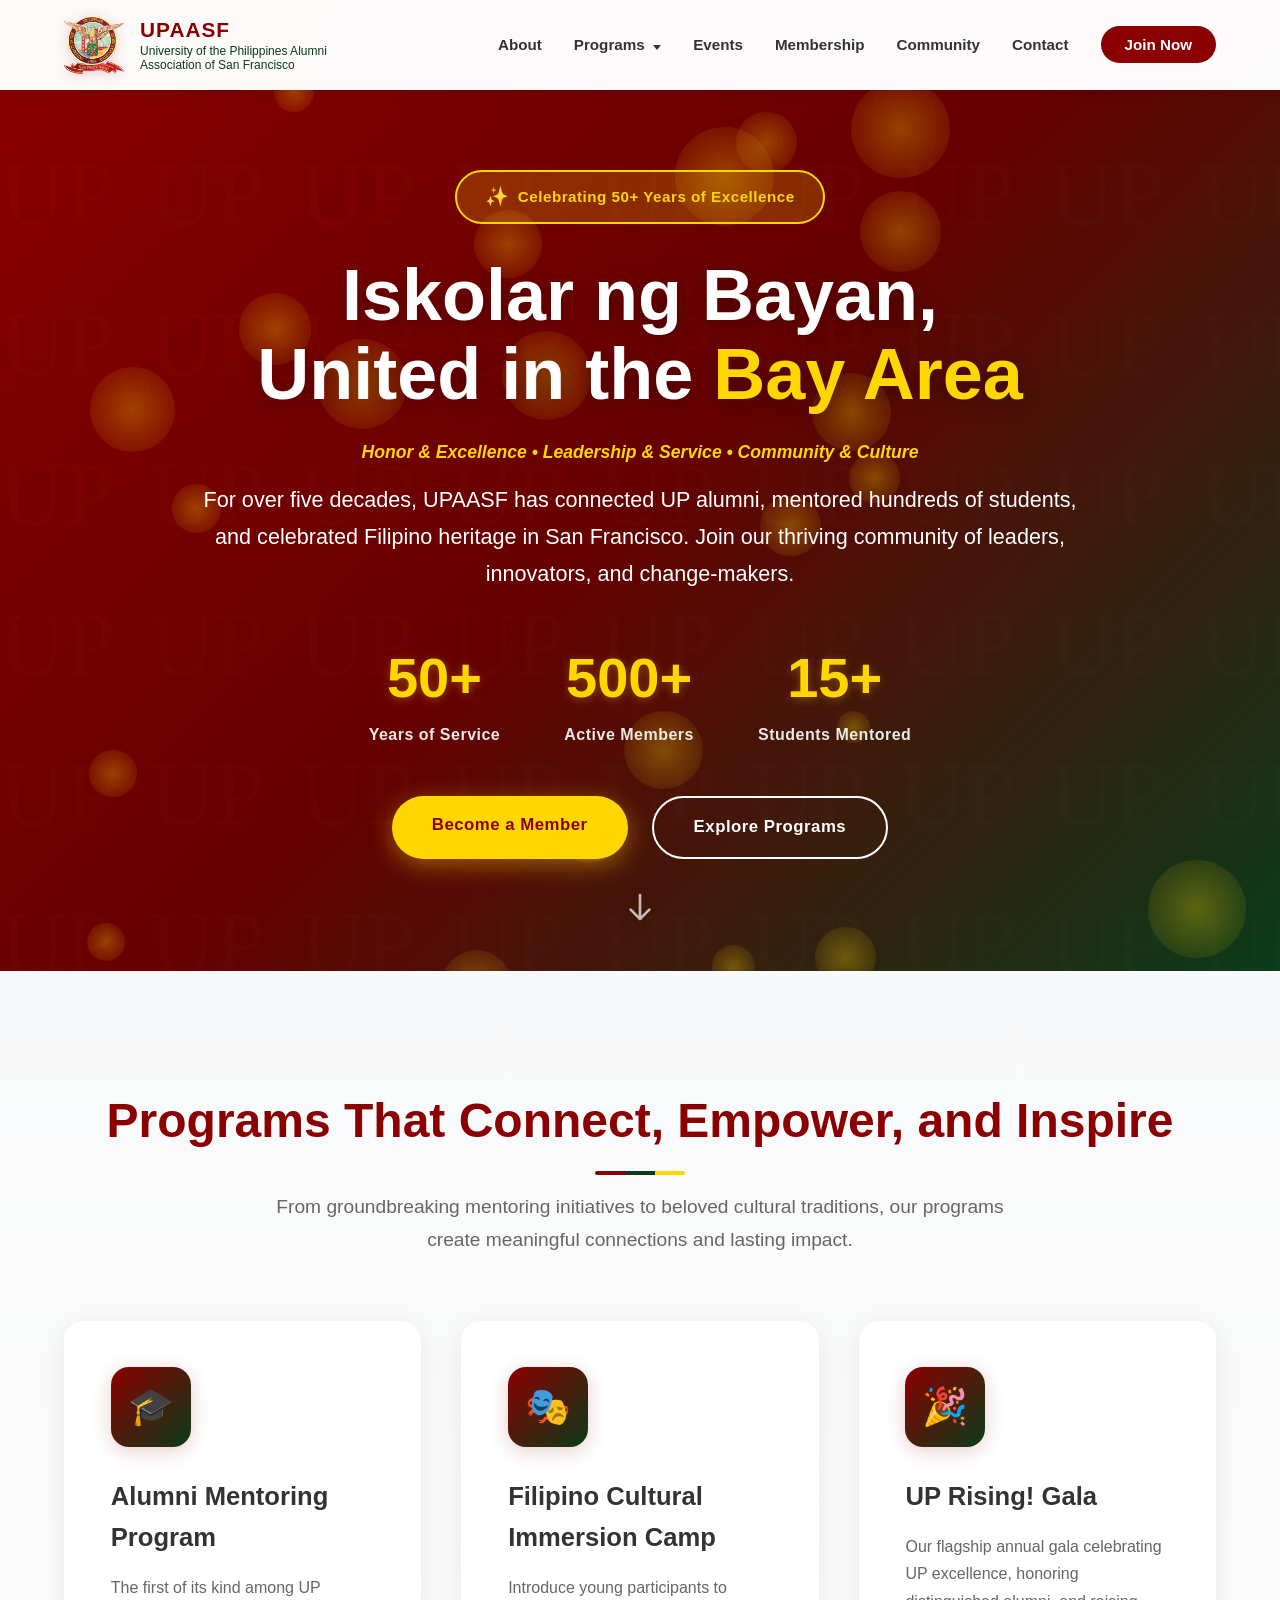
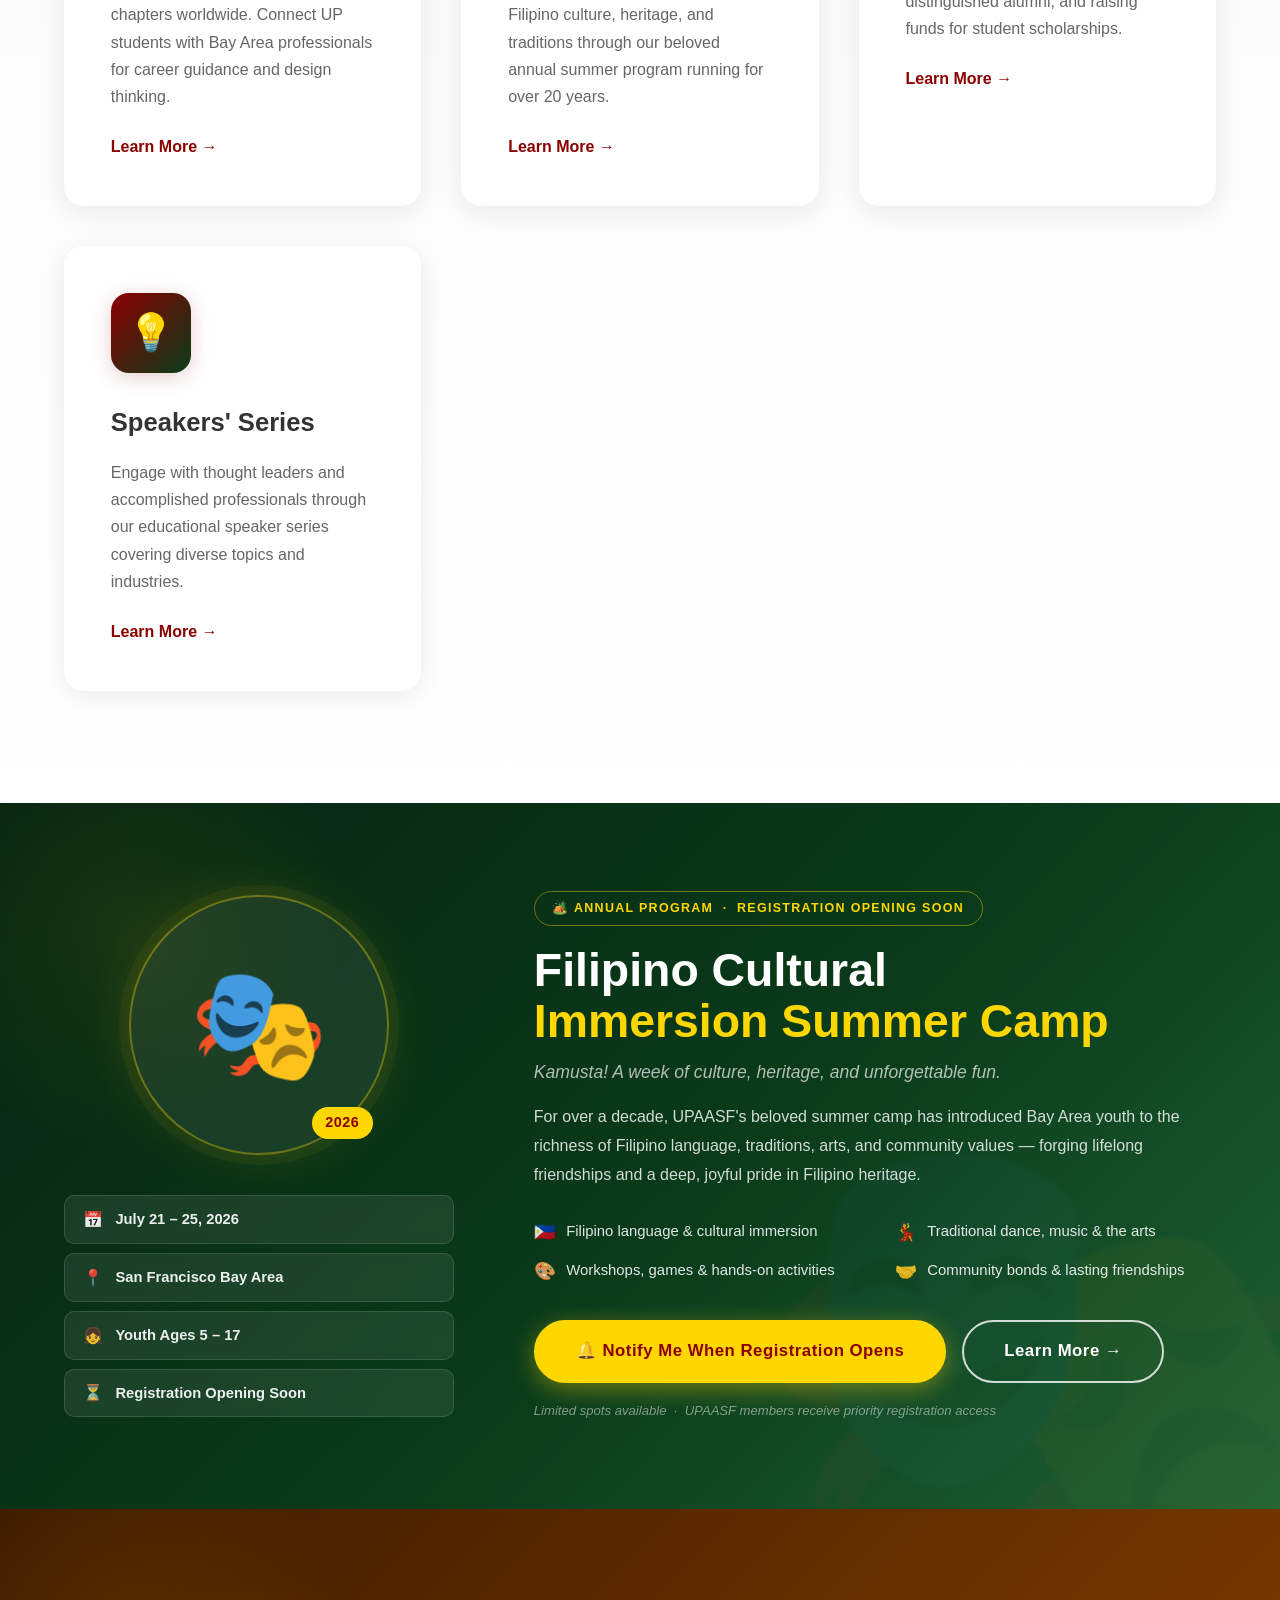
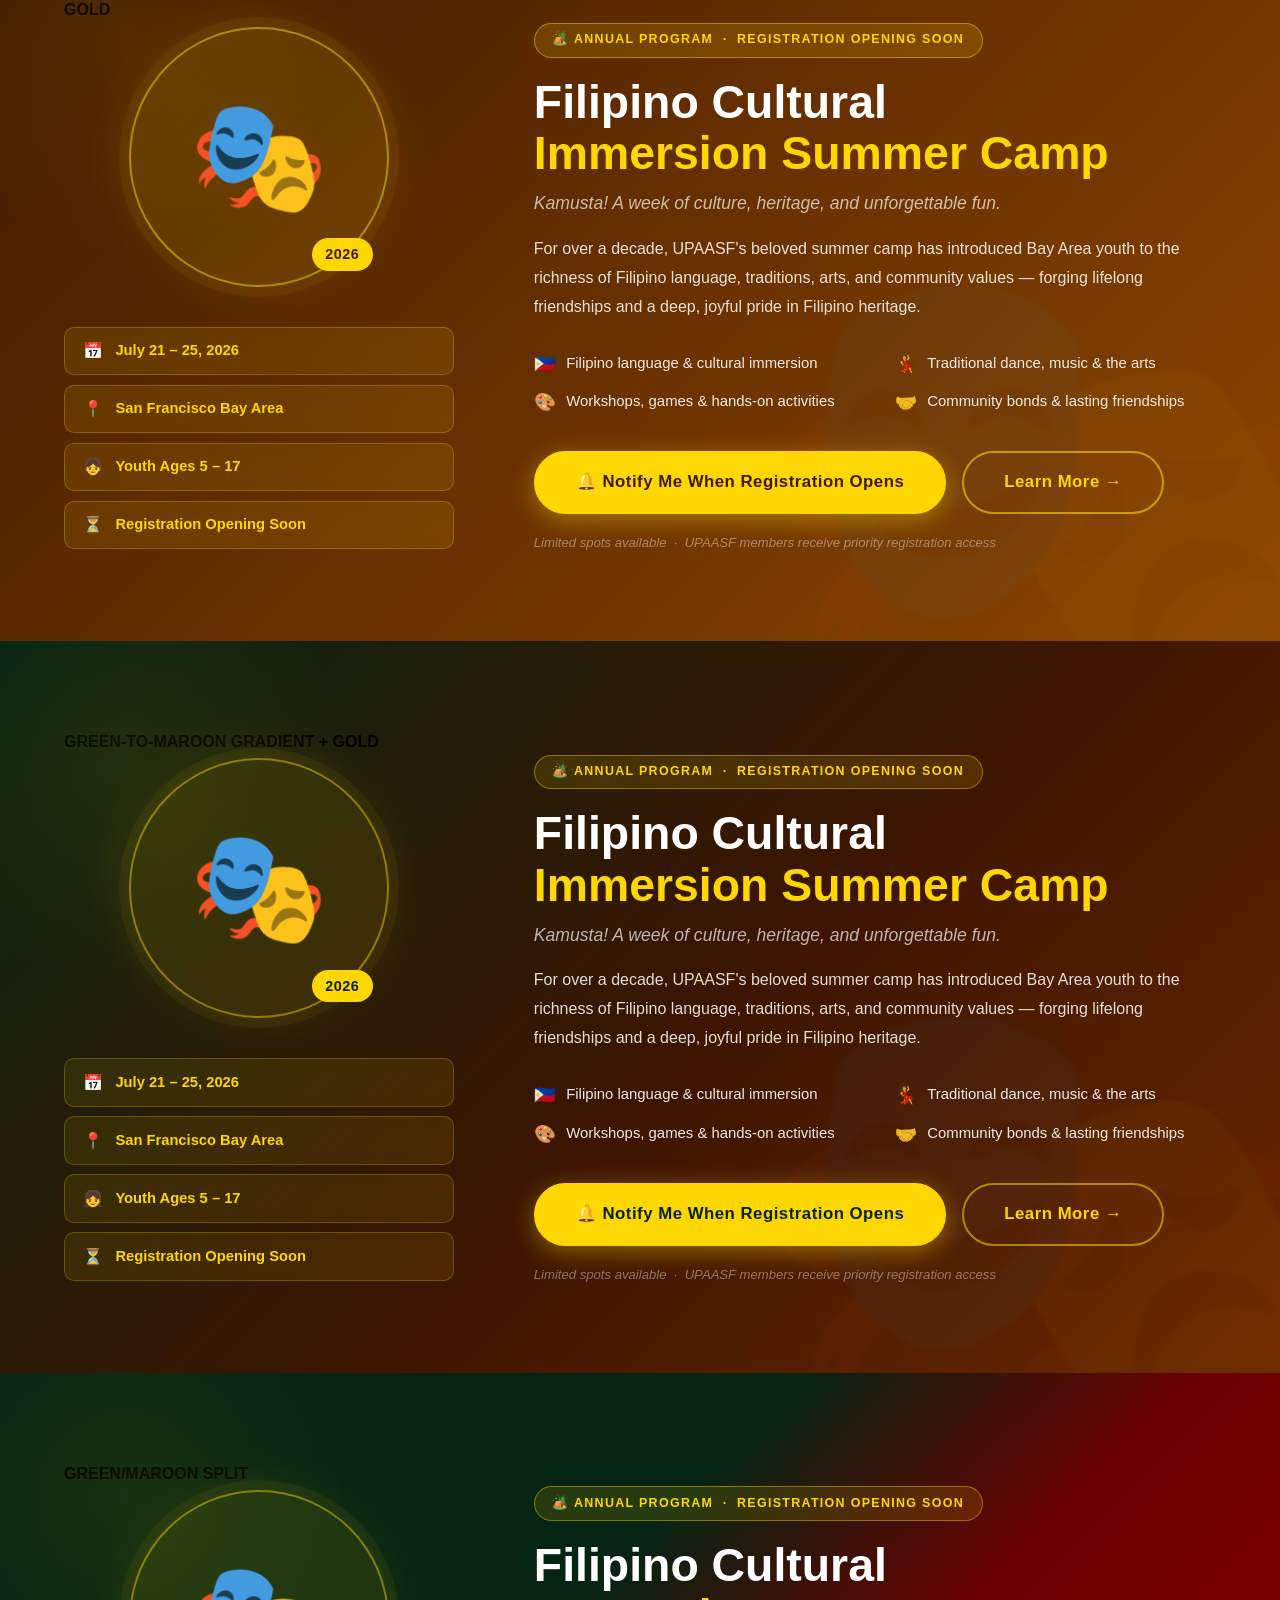
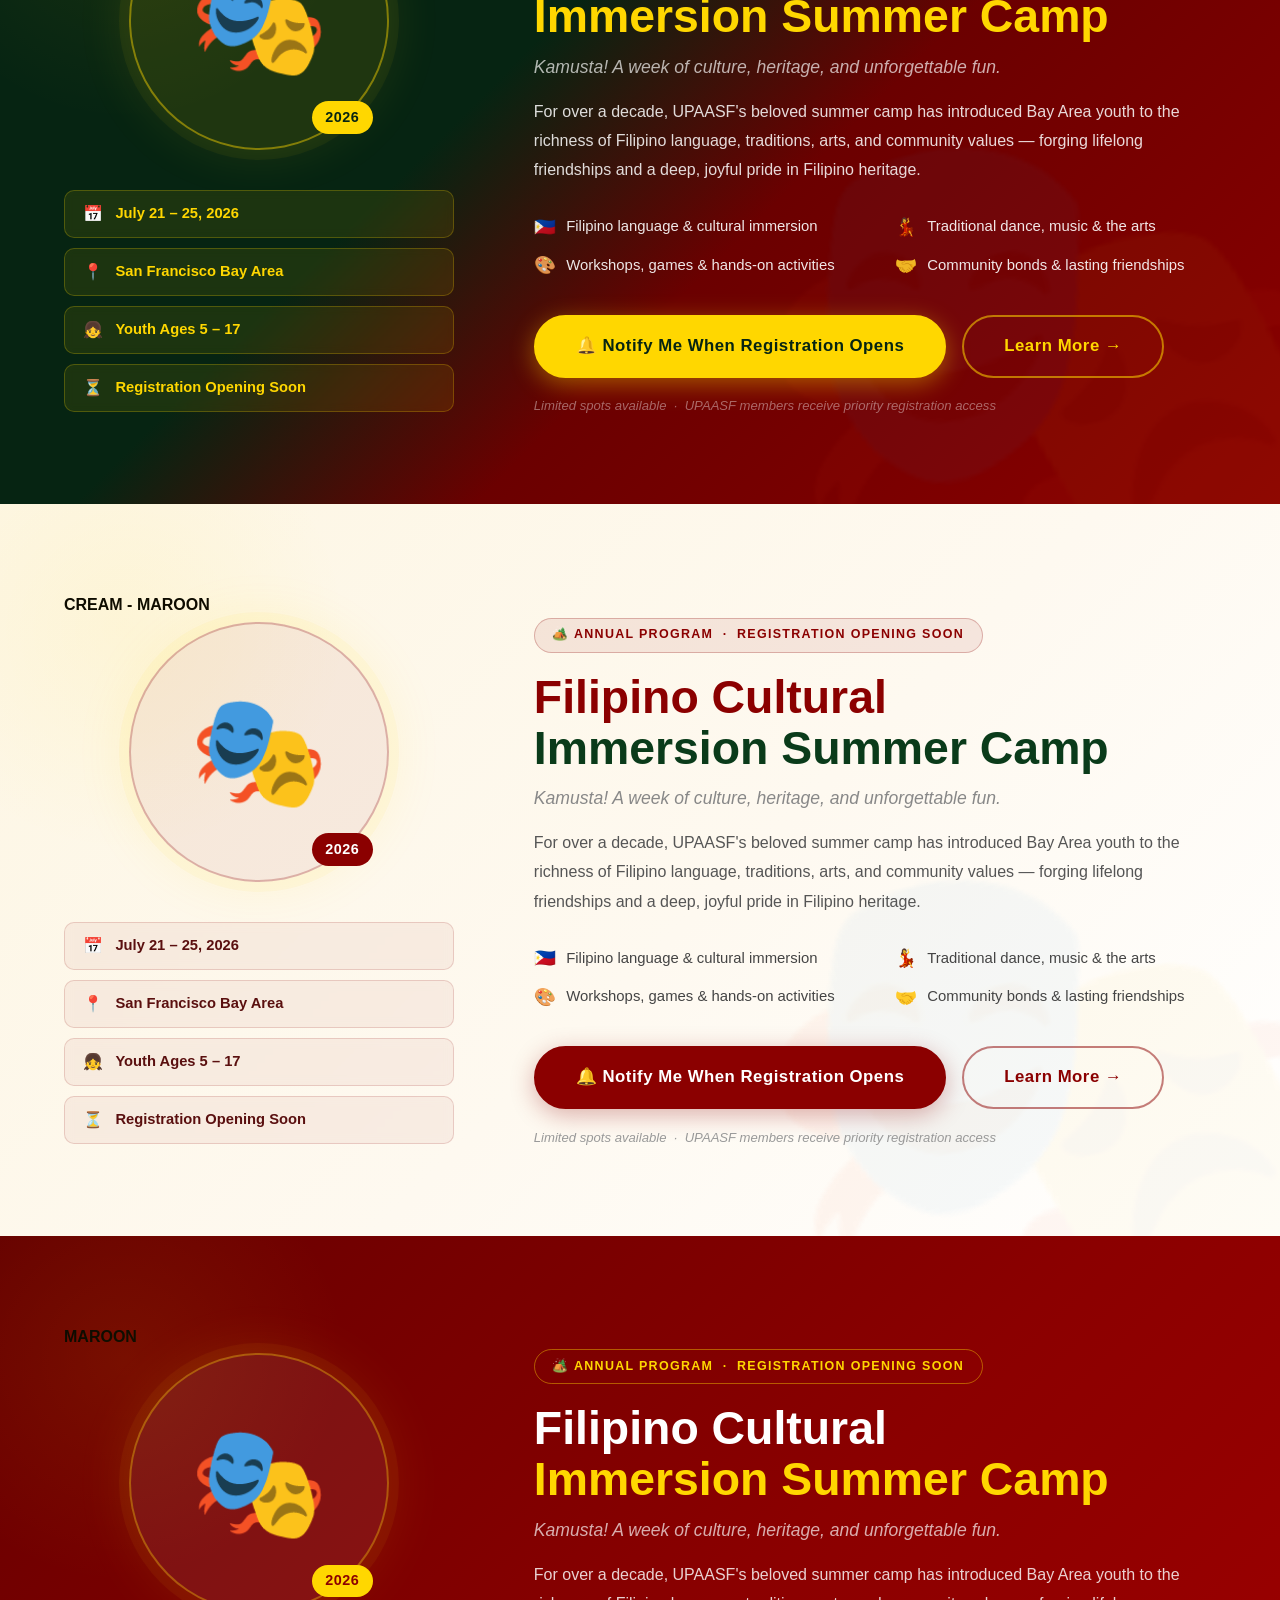
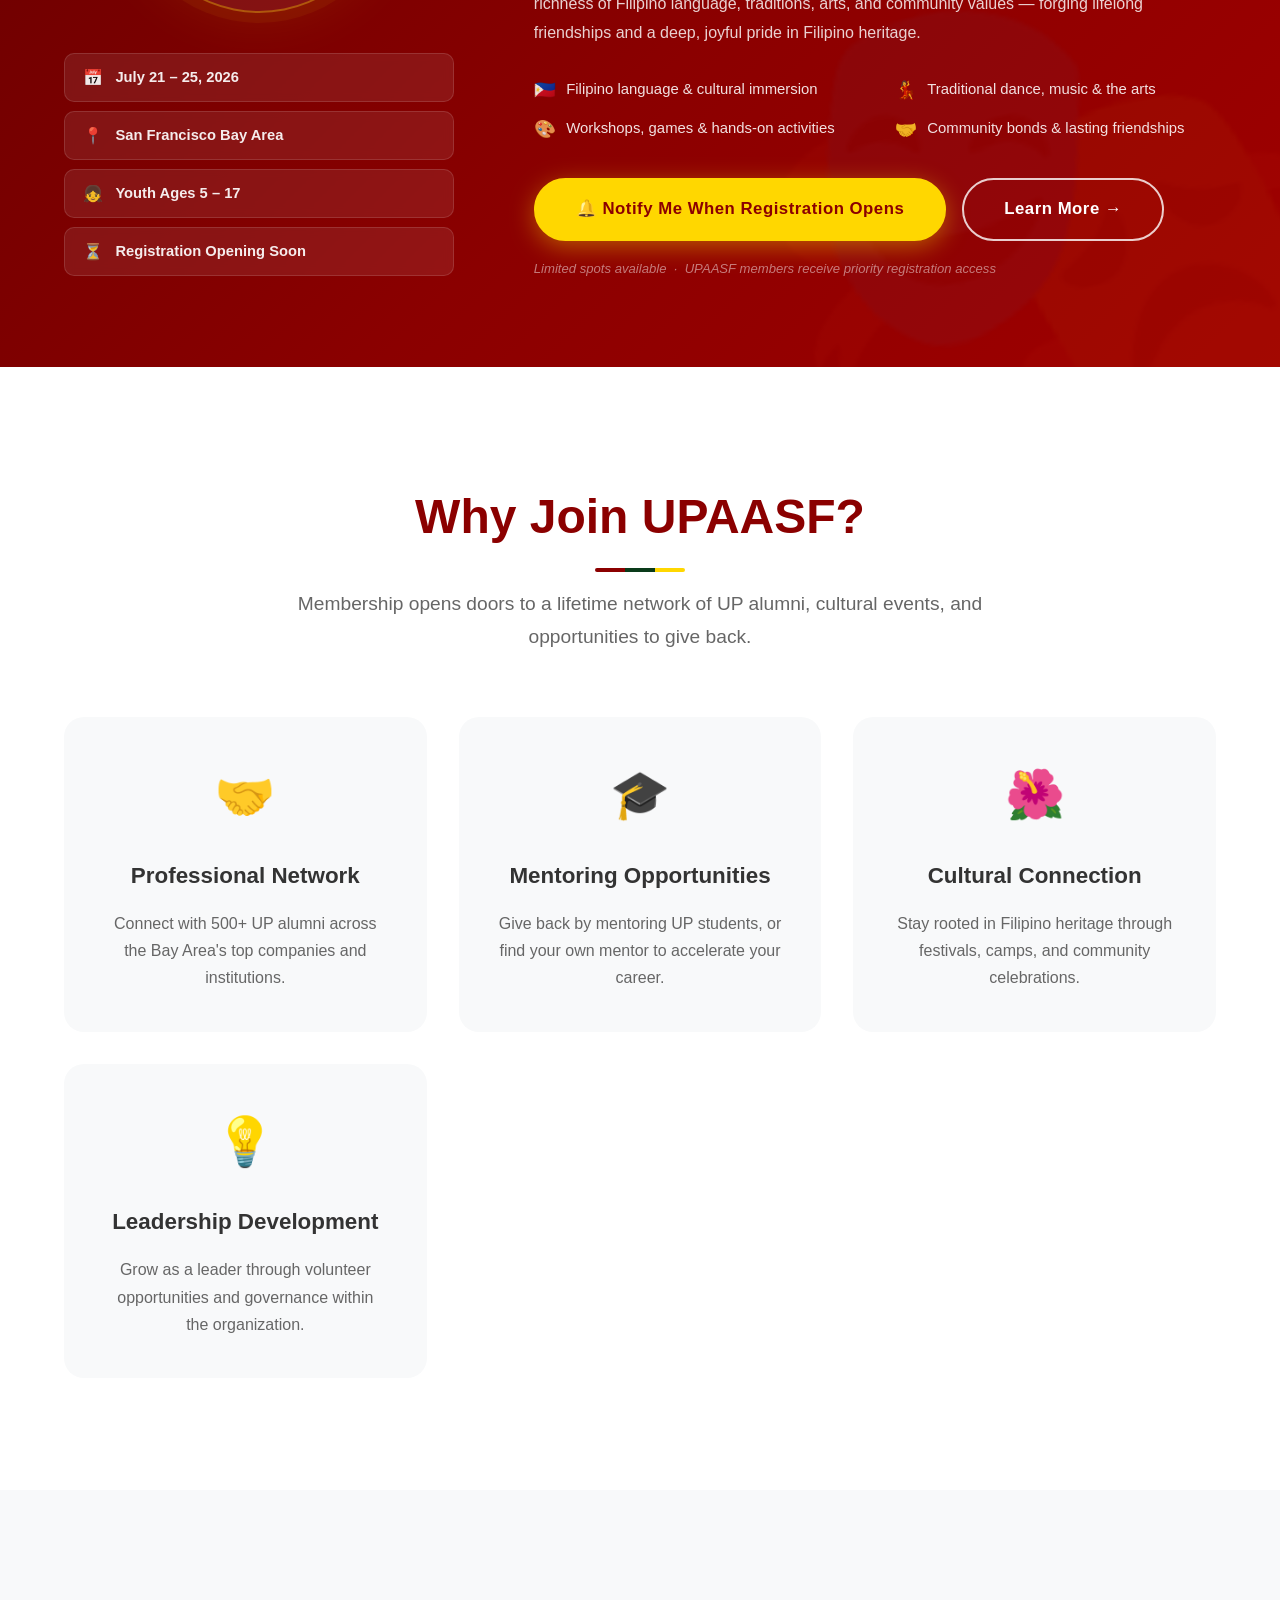
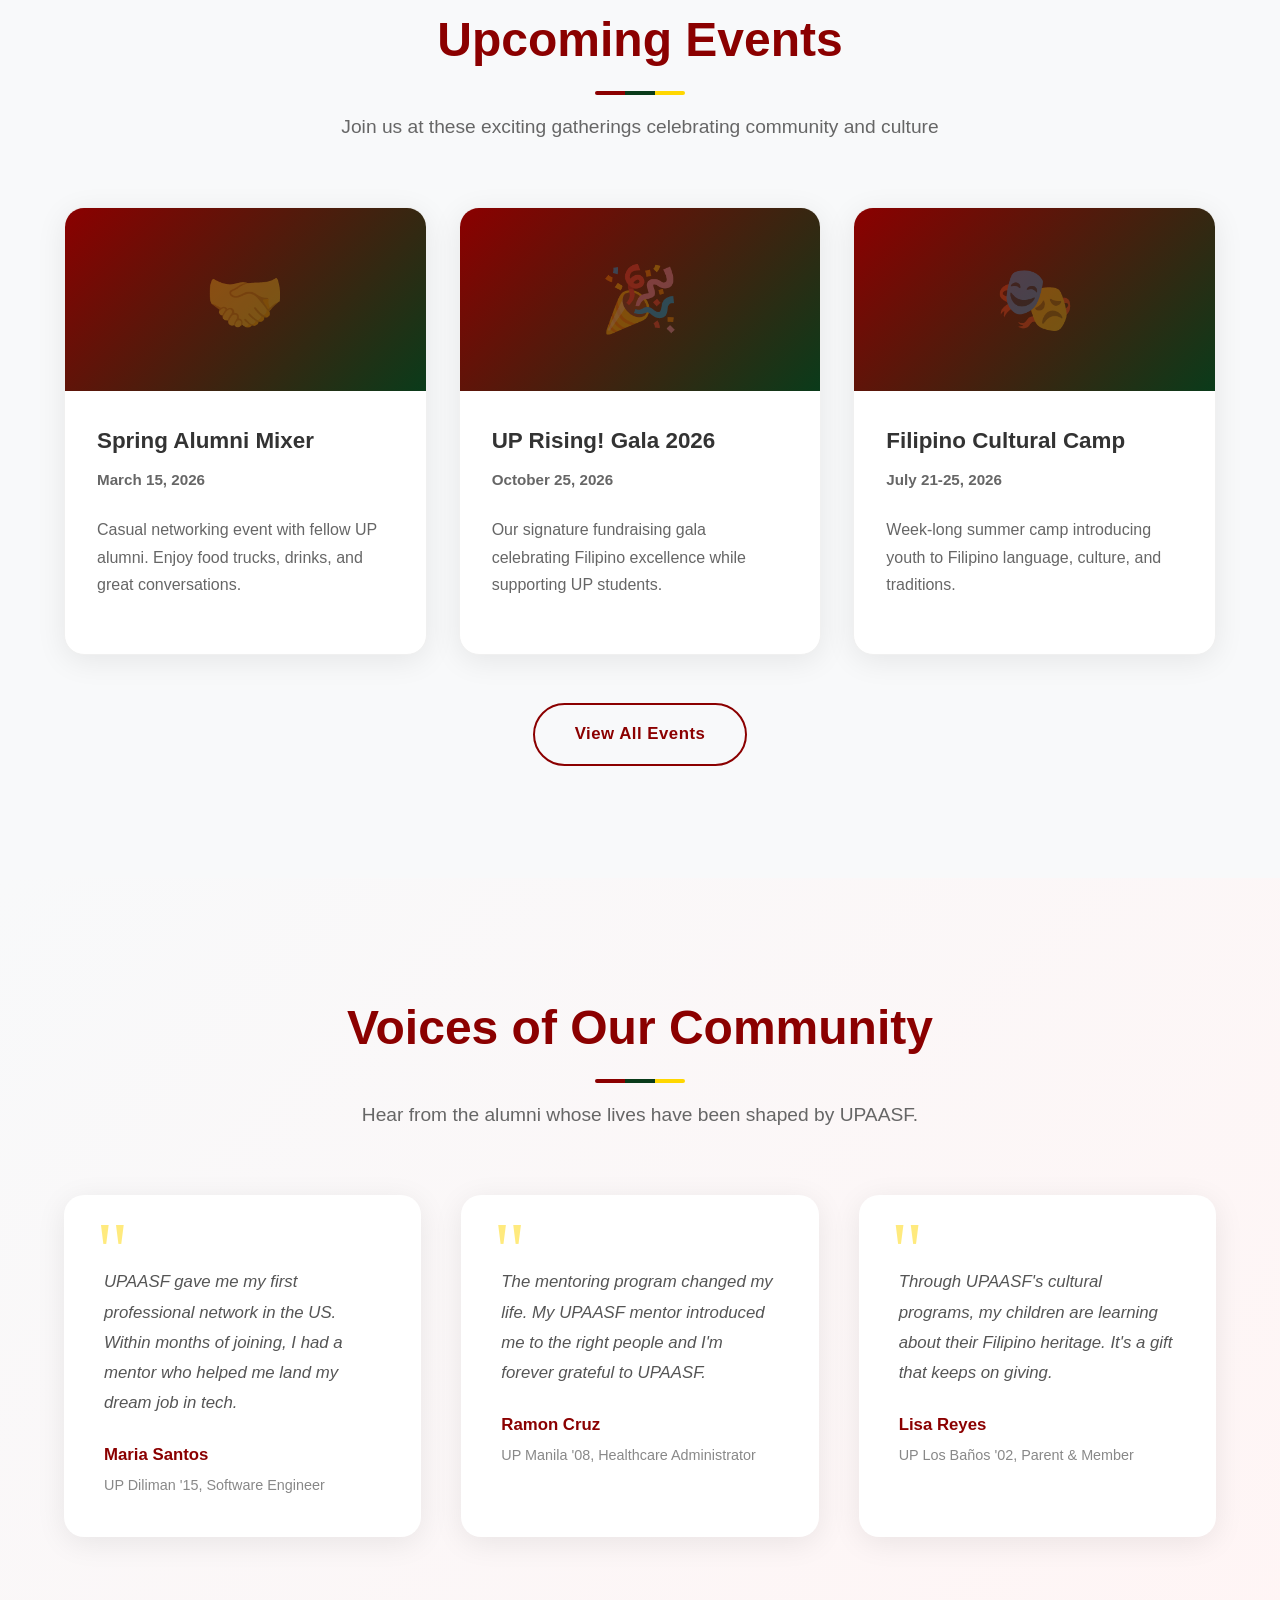
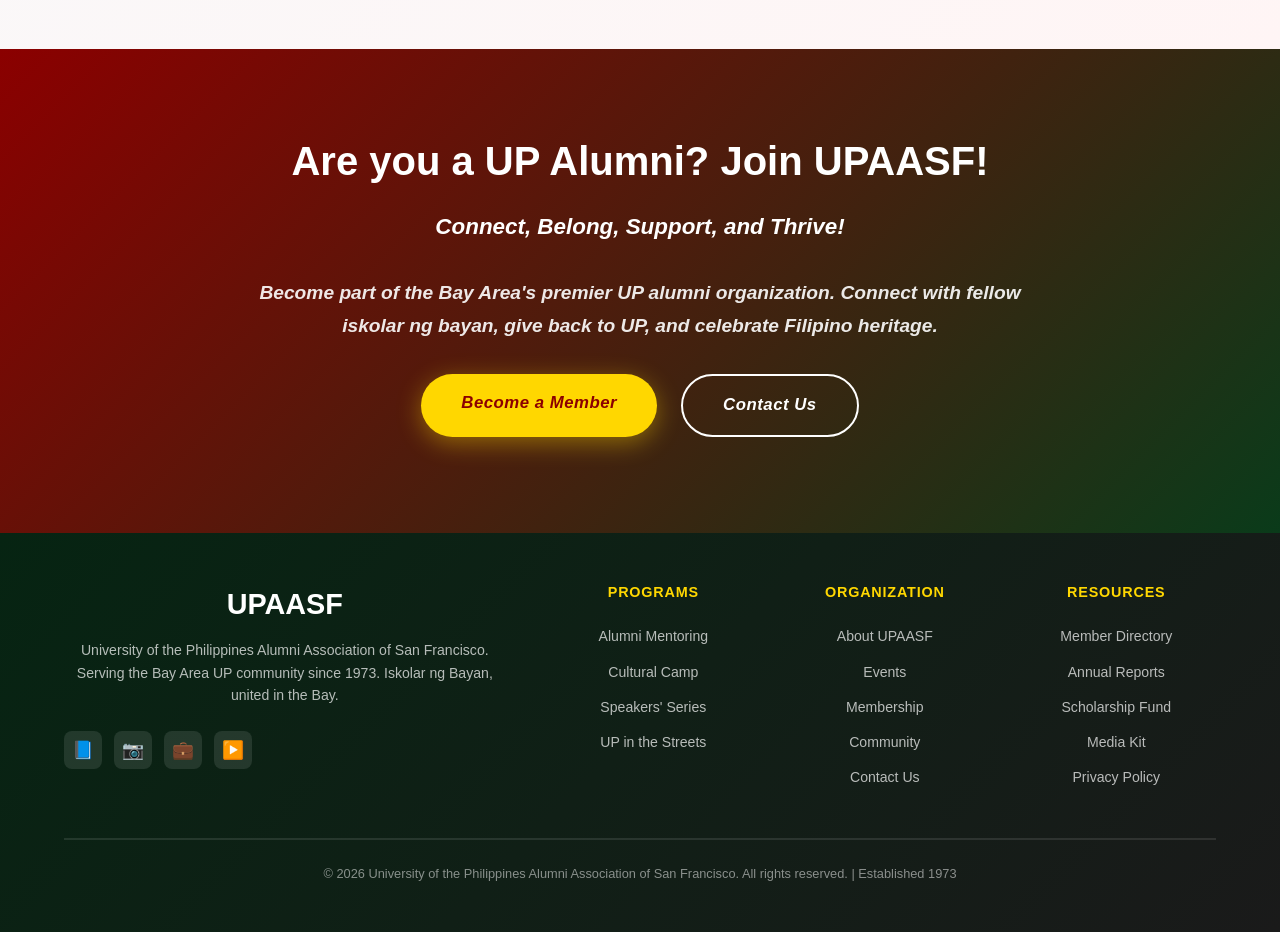
<file: index-spotlights.html>
<!DOCTYPE html>
<!DOCTYPE html>
<html lang="en">
<head>
    <meta charset="UTF-8">
    <meta name="viewport" content="width=device-width, initial-scale=1.0">
    <!--
    <title>UPAASF | University of the Philippines Alumni Association of San Francisco</title>
    <meta name="description" content="Join the Bay Area's premier UP alumni community. Connect with fellow iskolar ng bayan, mentor students, celebrate Filipino culture, and support our alma mater. Established 1973.">
    -->
    <title>UPAASF UX Concept Website</title>
    <meta name="description" content="This is a reconceptualization for the UPAASF website.">

    <!-- Meta tags to prevent search engines from indexing and crawling this page,  -->
    <meta name="robots" content="noindex, nofollow">

    <!-- Prevent AI bots from crawling this page -->
    <meta name="noai" content="true">

    <!-- Shared stylesheet (nav, footer, buttons, page-hero, CTA, utilities) -->
    <link rel="stylesheet" href="./shared/styles.css">

    <style>
        /* ============================================================
           PAGE-SPECIFIC STYLES & OVERRIDES
           ============================================================ */

        /* ----- Hero ----- */
        .hero {
            min-height: 100vh;
            position: relative;
            display: flex;
            flex-direction: column; /* Stacks content and indicator vertically */
            align-items: center;
            justify-content: center;
            background: linear-gradient(135deg, var(--up-maroon) 0%, var(--up-maroon-dark) 50%, var(--up-green) 100%);
            overflow: hidden;
            /* Uses the variable for consistent top spacing, and 3rem at the bottom */
            padding: calc(var(--nav-height) + 80px) 5% 3rem;
        }

        .hero-background {
            position: absolute;
            inset: 0;
            opacity: 0.1;
            background-image: url('data:image/svg+xml,<svg xmlns="http://www.w3.org/2000/svg" viewBox="0 0 100 100"><text y="50" font-size="60" fill="rgba(255,255,255,0.1)">UP</text></svg>');
            background-repeat: repeat;
            background-size: 150px;
            animation: bgFloat 60s infinite linear;
        }

        @keyframes bgFloat {
            from { transform: translateX(0) translateY(0); }
            to   { transform: translateX(50px) translateY(-50px); }
        }

        .hero-particles {
            position: absolute;
            width: 100%;
            height: 100%;
            overflow: hidden;
            pointer-events: none;
        }

        .particle {
            position: absolute;
            background: radial-gradient(circle, rgba(255, 215, 0, 0.3), transparent);
            border-radius: 50%;
            animation: floatParticle 25s infinite ease-in-out;
        }

        @keyframes floatParticle {
            0%,  100% { transform: translateY(0)     translateX(0)    scale(1);   }
            25%        { transform: translateY(-120px) translateX(60px) scale(1.1); }
            50%        { transform: translateY(-80px)  translateX(-40px) scale(0.9); }
            75%        { transform: translateY(-140px) translateX(30px) scale(1.2); }
        }

        .hero-content {
            flex: 1;                   /* tells the text area to expand and take up all the space */
            /* max-width: 1200px;  */
            display: flex; 
            flex-direction: column;
            justify-content: center;   /* Keeps the text vertically centered in the middle */
            align-items: center;
            text-align: center;
            z-index: 2;
            position: relative;
            color: white;

            /*
            position: relative;
            z-index: 2;
            text-align: center;
            color: white;
            max-width: 1200px;
            padding: 2rem;
            */
        }

        .hero-badge {
            display: inline-flex;
            align-items: center;
            gap: 0.5rem;
            background: rgba(255, 215, 0, 0.2);
            border: 2px solid var(--up-gold);
            color: var(--up-gold);
            padding: 0.6rem 1.8rem;
            border-radius: 50px;
            font-weight: 700;
            margin-bottom: 2rem;
            animation: fadeInDown 1s ease;
            font-size: 0.95rem;
            letter-spacing: 0.5px;
        }

        .hero-badge::before { content: "✨"; font-size: 1.2rem; }

        @keyframes fadeInDown {
            from { opacity: 0; transform: translateY(-30px); }
            to   { opacity: 1; transform: translateY(0); }
        }

        @keyframes fadeInUp {
            from { opacity: 0; transform: translateY(30px); }
            to   { opacity: 1; transform: translateY(0); }
        }

        .hero h2 {
            font-size: 4.5rem;
            font-weight: 900;
            line-height: 1.1;
            margin-bottom: 1.5rem;
            animation: fadeInUp 1s ease 0.3s both;
            text-shadow: 0 4px 20px rgba(0,0,0,0.3);
        }

        .hero h2 .highlight { color: var(--up-gold); }

        .tagline {
            font-size: 1.1rem;
            font-style: italic;
            color: var(--up-gold);
            margin-bottom: 1rem;
            font-weight: 600;
            animation: fadeInUp 1s ease 0.4s both;
        }

        .hero > .hero-content > p:not(.tagline) {
            font-size: 1.35rem;
            line-height: 1.7;
            margin-bottom: 2.5rem;
            opacity: 0.95;
            max-width: 900px;
            margin-left: auto;
            margin-right: auto;
            animation: fadeInUp 1s ease 0.5s both;
            font-weight: 400;
        }

        .hero-stats {
            display: flex;
            justify-content: center;
            gap: 4rem;
            margin: 3rem 0;
            animation: fadeInUp 1s ease 0.7s both;
            flex-wrap: wrap;
            margin-top: 0rem;
        }

        .stat { text-align: center; }

        .stat-number {
            font-size: 3.5rem;
            font-weight: 900;
            color: var(--up-gold);
            display: block;
            text-shadow: 0 2px 10px rgba(255, 215, 0, 0.3);
        }

        .stat-label {
            font-size: 1rem;
            opacity: 0.9;
            margin-top: 0.5rem;
            font-weight: 600;
            letter-spacing: 0.5px;
        }

        .hero-buttons {
            display: flex;
            gap: 1.5rem;
            justify-content: center;
            flex-wrap: wrap;
            animation: fadeInUp 1s ease 0.9s both;
			margin-bottom: 0rem;
        }

        /* Override btn colours for the hero (gold primary on dark bg) */
        .hero .btn-primary {
            background: var(--up-gold);
            color: var(--up-maroon);
            box-shadow: 0 6px 25px rgba(255, 215, 0, 0.4);
        }
        .hero .btn-primary:hover {
            background: var(--up-gold-dark);
            box-shadow: 0 8px 35px rgba(255, 215, 0, 0.5);
        }
        .hero .btn-secondary {
            background: transparent;
            color: white;
            border-color: white;
        }
        .hero .btn-secondary:hover {
            background: white;
            color: var(--up-maroon);
        }

		/* Add CT h4 */
        .cta-content h4 {
            font-size: 1.4rem;
            font-style: italic;
            /* color: var(--up-gold); */
            margin-bottom: 1rem;
            font-weight: 600;
            /* animation: fadeInUp 1s ease 0.4s both; */
        }

        /* ── Scroll Indicator: Perfect Vertical Alignment ── */
        .scroll-indicator {
            position: relative; /* Re-enters the document flow */
            bottom: 0;          /* Resets the absolute anchor */
            left: 0;            /* Resets the absolute anchor */
            transform: none;    /* Centering is now handled by the .hero flex layout */

            /* 2. Create an internal flex context to center the text AND the icon */
            display: flex;
            flex-direction: column;
            align-items: center;
            gap: 12px;          /* Controlled spacing between text and mouse icon */
            
            /* 3. External spacing */
            margin-top: 2rem;
            
            z-index: 2;
            cursor: pointer;
            transition: opacity 0.3s;
            animation: bounce 2s infinite;            
        }

         /* Ensure the span doesn't have stray margins */
        .scroll-indicator span {
            display: block;
            margin: 0;
            text-align: center;
        }

        @keyframes bounce {
            0%, 20%, 50%, 80%, 100% { transform: translateY(0); }
            40%  { transform: translateY(-10px); }
            60%  { transform: translateY(-5px); }
        }

        .scroll-indicator svg {
            width: 32px;
            height: 32px;
            color: rgba(255,255,255,0.7);
            filter: drop-shadow(0 2px 5px rgba(0,0,0,0.3));
        }

        /* ----- Programs Section ----- */
        .programs-section {
            padding: 7rem 5%;
            background: linear-gradient(to bottom, #f8f9fa, #ffffff);
        }

        .programs-grid {
            display: grid;
            grid-template-columns: repeat(auto-fit, minmax(320px, 1fr));
            gap: 2.5rem;
        }

        .program-card {
            background: white;
            padding: 2.8rem;
            border-radius: 20px;
            box-shadow: 0 6px 30px rgba(0,0,0,0.08);
            transition: all 0.4s ease;
            border: 2px solid transparent;
            position: relative;
            overflow: hidden;
        }

        .program-card::before {
            content: '';
            position: absolute;
            top: 0; left: 0; right: 0;
            height: 5px;
            background: linear-gradient(90deg, var(--up-maroon), var(--up-green));
            transform: scaleX(0);
            transition: transform 0.4s ease;
        }

        .program-card:hover::before { transform: scaleX(1); }

        .program-card:hover {
            transform: translateY(-12px);
            box-shadow: 0 12px 45px rgba(0,0,0,0.15);
            border-color: var(--up-gold);
        }

        .program-icon {
            width: 80px;
            height: 80px;
            background: linear-gradient(135deg, var(--up-maroon), var(--up-green));
            border-radius: 18px;
            display: flex;
            align-items: center;
            justify-content: center;
            margin-bottom: 1.8rem;
            font-size: 2.3rem;
            box-shadow: 0 4px 20px rgba(139, 0, 0, 0.2);
        }

        .program-card h4 {
            font-size: 1.6rem;
            color: #333;
            margin-bottom: 1rem;
            font-weight: 700;
        }

        .program-card p {
            color: #666;
            line-height: 1.7;
            margin-bottom: 1.5rem;
        }

        .program-link {
            color: var(--up-maroon);
            text-decoration: none;
            font-weight: 700;
            transition: all 0.3s;
            display: inline-flex;
            align-items: center;
            gap: 0.3rem;
        }

        .program-link:hover { gap: 0.6rem; }

        /* ----- Benefits Section ----- */
        .benefits-section {
            padding: 7rem 5%;
            background: white;
        }

        .benefits-grid {
            display: grid;
            grid-template-columns: repeat(auto-fit, minmax(280px, 1fr));
            gap: 2rem;
        }

        .benefit-card {
            padding: 2.5rem;
            border-radius: 20px;
            background: #f8f9fa;
            text-align: center;
            transition: all 0.3s ease;
        }

        .benefit-card:hover {
            background: white;
            box-shadow: 0 10px 40px rgba(0,0,0,0.1);
            transform: translateY(-8px);
        }

        .benefit-icon {
            font-size: 3rem;
            margin-bottom: 1.5rem;
            display: block;
        }

        .benefit-card h4 {
            font-size: 1.4rem;
            color: #333;
            margin-bottom: 1rem;
            font-weight: 700;
        }

        .benefit-card p {
            color: #666;
            line-height: 1.7;
        }

        /* ----- Testimonials ----- */
        .testimonials-section {
            padding: 7rem 5%;
            background: linear-gradient(135deg, #f8f9fa, #fff5f5);
        }

        .testimonials-grid {
            display: grid;
            grid-template-columns: repeat(auto-fit, minmax(300px, 1fr));
            gap: 2.5rem;
        }

        .testimonial-card {
            background: white;
            padding: 2.5rem;
            border-radius: 20px;
            box-shadow: 0 6px 30px rgba(0,0,0,0.08);
            position: relative;
        }

        .testimonial-card::before {
            content: '"';
            position: absolute;
            top: 1rem;
            left: 2rem;
            font-size: 5rem;
            color: var(--up-gold);
            font-family: Georgia, serif;
            line-height: 1;
            opacity: 0.5;
        }

        .testimonial-text {
            font-size: 1.05rem;
            line-height: 1.8;
            color: #555;
            margin-bottom: 1.5rem;
            padding-top: 2rem;
            font-style: italic;
        }

        .testimonial-author {
            font-weight: 700;
            color: var(--up-maroon);
            font-size: 1.05rem;
        }

        .testimonial-role {
            font-size: 0.9rem;
            color: #888;
            margin-top: 0.3rem;
        }

        /* ----- Events Preview ----- */
        .events-section {
            padding: 7rem 5%;
            background: #f8f9fa;
        }

        .events-grid {
            display: grid;
            grid-template-columns: repeat(auto-fit, minmax(300px, 1fr));
            gap: 2rem;
        }

        .event-card {
            border-radius: 20px;
            overflow: hidden;
            box-shadow: 0 6px 30px rgba(0,0,0,0.08);
            transition: all 0.3s ease;
            background: white;
            border: 1px solid #f0f0f0;
        }

        .event-card:hover {
            transform: translateY(-8px);
            box-shadow: 0 12px 45px rgba(0,0,0,0.15);
        }

        .event-image {
            background: linear-gradient(135deg, var(--up-maroon), var(--up-green));
            padding: 2.5rem;
            text-align: center;
            font-size: 4rem;
            position: relative;
            color: rgba(255, 255, 255, 0.3);
        }

        .event-type {
            position: absolute;
            top: 1rem;
            right: 1rem;
            background: rgba(255,255,255,0.2);
            color: white;
            padding: 0.3rem 0.8rem;
            border-radius: 20px;
            font-size: 0.8rem;
            font-weight: 600;
        }

        .event-body { padding: 2rem; }

        .event-body h4 {
            font-size: 1.4rem;
            color: #333;
            margin-bottom: 0.5rem;
            font-weight: 700;
        }

        .event-date {
            color: var(--up-maroon);
            font-weight: 600;
            font-size: 0.95rem;
            margin-bottom: 1rem;
        }

        .event-body p {
            color: #666;
            line-height: 1.7;
            margin-bottom: 1.5rem;
        }

        /* ----- Responsive overrides ----- */
        @media (max-width: 768px) {
            .hero h2       { font-size: 2.5rem; }
			/* .hero > .hero-content > p:not(.tagline)       { font-size: 1rem; } */
			.hero-badge    { font-size: 0.85rem; gap: 0.2rem; padding: 0.2rem 0.8rem; }
			.hero-badge::before { font-size: 1.0rem; }
            .hero-stats    { gap: 2rem; flex-direction: column; }
            .stat-number   { font-size: 2.5rem; }

            .scroll-indicator { display: none; }   /* No need to show on mobile */
        }

        /* ============================================================
        FEATURED EVENT SPOTLIGHT  — reusable promo section
        To promote a different event: swap the emoji in ::before,
        update .emblem-icon, .spotlight-details li, .spotlight-title,
        .spotlight-body, .spotlight-highlights, and .spotlight-cta-row.
        To hide when no spotlight is active: add display:none to the section.
        ============================================================ */

        .event-spotlight {
            --spot-rgb-white:       255,255,255;
            --spot-rgb-gold:        255,215,0;
        
            /* Default color scheme -- Green */
            --spot-modifier-name:   'Default Green';

            /* Background */
            --spot-bg-from:         var(--up-green-dark);
            --spot-bg-mid:          var(--up-green);
            --spot-bg-to:           #1e6035;

            --spot-rgba-color:      var(--spot-rgb-gold);                 /* Use this as the rgb color base for rgba() */

            /* Emblem circle */
            --spot-emblem-bg:       rgba(255,255,255,0.07);
            --spot-emblem-border:   rgba(255,215,0,0.35);

            --spot-emblem-text-color: var(--up-maroon);

            /* Year badge on emblem */
            --spot-year-bg:         var(--up-gold);
            --spot-year-color:      var(--up-maroon);

            /* Detail pills (date, location, audience) */
            --spot-detail-bg:       rgba(255,255,255,0.08);
            --spot-detail-border:   rgba(255,255,255,0.13);
            --spot-detail-color:    rgba(255,255,255,0.92);

            /* Eyebrow badge */
            --spot-eyebrow-bg:      rgba(var(--rgb-gold), 0.14);
            --spot-eyebrow-border:  rgba(255,215,0,0.42);
            --spot-eyebrow-color:   var(--up-gold);

            /* Text */
            --spot-title-color:       white;
            --spot-accent-color:      var(--up-gold);     /* title-accent span */
            --spot-lead-color:        rgba(255, 255, 255, 0.68);
            --spot-body-color:        rgba(255, 255, 255, 0.82);
            --spot-highlight-color:   rgba(255, 255, 255, 0.88);
            --spot-footnote-color:    rgba(255, 255, 255, 0.48);            

            /* Primary button — gold filled */
            --spot-btn-primary-bg:           var(--up-gold);
            --spot-btn-primary-color:        var(--up-maroon);
            --spot-btn-primary-border:       var(--up-gold);
            --spot-btn-primary-bg-hover:     var(--up-gold-dark);
            --spot-btn-primary-border-hover: var(--up-gold-dark);
            --spot-btn-primary-shadow:       0 6px 25px var(--up-gold-glow);
            --spot-btn-primary-shadow-hover: 0 8px 35px rgba(255,215,0,0.5);

            /* Secondary button — white outline */
            --spot-btn-secondary-bg:           transparent;
            --spot-btn-secondary-color:        white;
            --spot-btn-secondary-border:       rgba(255,255,255,0.8);
            --spot-btn-secondary-bg-hover:     rgba(255,255,255,0.1);
            --spot-btn-secondary-border-hover: white;            

            position: relative;
            padding: 5.5rem 5%;
            background: linear-gradient(
                135deg,
                var(--spot-bg-from)	   0%,
                var(--spot-bg-mid)	  55%,
                var(--spot-bg-to)	 100%
            );
            overflow: hidden;
        }

        /* ── Maroon modifier ── */
        .event-spotlight--maroon {
            --spot-modifier-name:   'MAROON';

            --spot-bg-from:     var(--up-maroon-dark);
            --spot-bg-mid:      var(--up-maroon);
            --spot-bg-to:       #a00000;
        }

        /* ── Gold modiffier ── */
        .event-spotlight--gold {
            --spot-modifier-name:     'GOLD';

            --spot-bg-from:           #3d1a00;
            --spot-bg-mid:            #6b3200;
            --spot-bg-to:             #8a4500;

            --spot-emblem-bg:         rgba(255, 215, 0, 0.12);
            --spot-emblem-border:     rgba(255, 215, 0, 0.50);

            --spot-year-bg:           var(--up-gold);
            --spot-year-color:        #3d1a00;

            --spot-detail-bg:         rgba(255, 215, 0, 0.10);
            --spot-detail-border:     rgba(255, 215, 0, 0.25);
            --spot-detail-color:      var(--up-gold);

            --spot-eyebrow-bg:        rgba(255, 215, 0, 0.15);
            --spot-eyebrow-border:    rgba(255, 215, 0, 0.45);
            --spot-eyebrow-color:     var(--up-gold);

            --spot-title-color:       white;
            --spot-accent-color:      var(--up-gold);
            --spot-lead-color:        rgba(255, 255, 255, 0.68);
            --spot-body-color:        rgba(255, 255, 255, 0.85);
            --spot-highlight-color:   rgba(255, 255, 255, 0.90);
            --spot-footnote-color:    rgba(255, 255, 255, 0.40);

            --spot-btn-primary-bg:           var(--up-gold);
            --spot-btn-primary-color:        #3d1a00;
            --spot-btn-primary-border:       var(--up-gold);
            --spot-btn-primary-bg-hover:     var(--up-gold-dark);
            --spot-btn-primary-border-hover: var(--up-gold-dark);
            --spot-btn-primary-shadow:       0 6px 25px var(--up-gold-glow);
            --spot-btn-primary-shadow-hover: 0 8px 35px rgba(255, 215, 0, 0.5);

            --spot-btn-secondary-bg:           transparent;
            --spot-btn-secondary-color:        var(--up-gold);
            --spot-btn-secondary-border:       rgba(255, 215, 0, 0.60);
            --spot-btn-secondary-bg-hover:     rgba(255, 215, 0, 0.10);
            --spot-btn-secondary-border-hover: var(--up-gold);
        }

        /* ── Cream / Maroon modifier ── */
        .event-spotlight--cream-maroon {
            --spot-modifier-name:     'CREAM - MAROON';

            --spot-bg-from:           #fdf6e3;
            --spot-bg-mid:            #fef9f0;
            --spot-bg-to:             #ffffff;

            --spot-emblem-bg:         rgba(139, 0, 0, 0.06);
            --spot-emblem-border:     rgba(139, 0, 0, 0.25);

            --spot-year-bg:           var(--up-maroon);
            --spot-year-color:        white;

            --spot-detail-bg:         rgba(139, 0, 0, 0.05);
            --spot-detail-border:     rgba(139, 0, 0, 0.15);
            --spot-detail-color:      #5a0f0f;

            --spot-eyebrow-bg:        rgba(139, 0, 0, 0.08);
            --spot-eyebrow-border:    rgba(139, 0, 0, 0.25);
            --spot-eyebrow-color:     var(--up-maroon);

            --spot-title-color:       var(--up-maroon);
            --spot-accent-color:      var(--up-green);
            --spot-lead-color:        #888;
            --spot-body-color:        #555;
            --spot-highlight-color:   #444;
            --spot-footnote-color:    #999;

            --spot-btn-primary-bg:           var(--up-maroon);
            --spot-btn-primary-color:        white;
            --spot-btn-primary-border:       var(--up-maroon);
            --spot-btn-primary-bg-hover:     var(--up-maroon-dark);
            --spot-btn-primary-border-hover: var(--up-maroon-dark);
            --spot-btn-primary-shadow:       0 6px 25px var(--up-maroon-glow);
            --spot-btn-primary-shadow-hover: 0 8px 35px rgba(139, 0, 0, 0.4);

            --spot-btn-secondary-bg:           transparent;
            --spot-btn-secondary-color:        var(--up-maroon);
            --spot-btn-secondary-border:       rgba(139, 0, 0, 0.5);
            --spot-btn-secondary-bg-hover:     rgba(139, 0, 0, 0.06);
            --spot-btn-secondary-border-hover: var(--up-maroon);
        }
        
        /* ── Green-to-Maroon gradient + Gold accents ── */
        .event-spotlight--green-maroon-gradient {
            --spot-modifier-name:     'GREEN-TO-MAROON GRADIENT + GOLD';

            --spot-bg-from:           #062412;
            --spot-bg-mid:            #3d1500;
            --spot-bg-to:             #6b2800;

            --spot-emblem-bg:         rgba(255, 215, 0, 0.10);
            --spot-emblem-border:     rgba(255, 215, 0, 0.45);

            --spot-year-bg:           var(--up-gold);
            --spot-year-color:        #062412;

            --spot-detail-bg:         rgba(255, 215, 0, 0.09);
            --spot-detail-border:     rgba(255, 215, 0, 0.23);
            --spot-detail-color:      var(--up-gold);

            --spot-eyebrow-bg:        rgba(255, 215, 0, 0.13);
            --spot-eyebrow-border:    rgba(255, 215, 0, 0.40);
            --spot-eyebrow-color:     var(--up-gold);

            --spot-title-color:       white;
            --spot-accent-color:      var(--up-gold);
            --spot-lead-color:        rgba(255, 255, 255, 0.68);
            --spot-body-color:        rgba(255, 255, 255, 0.85);
            --spot-highlight-color:   rgba(255, 255, 255, 0.90);
            --spot-footnote-color:    rgba(255, 255, 255, 0.40);

            --spot-btn-primary-bg:           var(--up-gold);
            --spot-btn-primary-color:        #062412;
            --spot-btn-primary-border:       var(--up-gold);
            --spot-btn-primary-bg-hover:     var(--up-gold-dark);
            --spot-btn-primary-border-hover: var(--up-gold-dark);
            --spot-btn-primary-shadow:       0 6px 25px var(--up-gold-glow);
            --spot-btn-primary-shadow-hover: 0 8px 35px rgba(255, 215, 0, 0.5);

            --spot-btn-secondary-bg:           transparent;
            --spot-btn-secondary-color:        var(--up-gold);
            --spot-btn-secondary-border:       rgba(255, 215, 0, 0.55);
            --spot-btn-secondary-bg-hover:     rgba(255, 215, 0, 0.10);
            --spot-btn-secondary-border-hover: var(--up-gold);
        }

        /* ── Green/Maroon even split + Gold accents ── */
        .event-spotlight--green-maroon-split {
            /* Inherits all tokens from .event-spotlight--green-maroon-gradient, 
               or any other event-spotlight modifier class.
            */
            --spot-modifier-name:     'GREEN/MAROON SPLIT';

            /* Override only the background — four stops for the crisp split */
            background: linear-gradient(135deg,
                #062412  0%,
                #062412 40%,
                #6b0000 60%,
                #8B0000 100%
            );
        }

        /* Watermark background icon — change emoji to match the event */
        .event-spotlight::before {
            content: var(--spotlight-watermark, '🎭'); /* fallback emoji if unset */
            position: absolute;
            font-size: 30rem;
            right: -4rem;
            bottom: -5rem;
            opacity: 0.04;
            pointer-events: none;
            line-height: 1;
            transform: rotate(-12deg);
        }

        /* Radial gold glow — top-left atmospheric accent */
        .event-spotlight::after {
            content: '';
            position: absolute;
            top: -100px;
            left: -100px;
            width: 450px;
            height: 450px;
            background: radial-gradient(circle, rgba(var(--spot-rgba-color), 0.07) 0%, transparent 70%);
            pointer-events: none;
        }

        .spotlight-inner {
            position: relative;
            z-index: 1;
            max-width: 1400px;
            margin: 0 auto;
            display: grid;
            grid-template-columns: 1fr 1.75fr;
            gap: 5rem;
            align-items: center;
        }

        /* ── Left: Visual panel ── */
        .spotlight-visual {
            display: flex;
            flex-direction: column;
            align-items: center;
            gap: 2.5rem;
        }

        .spotlight-emblem {
            position: relative;
            width: 260px;
            height: 260px;
            border-radius: 50%;
            background: var(--spot-emblem-bg);
            border: 2px solid var(--spot-emblem-border);
            display: flex;
            align-items: center;
            justify-content: center;
            box-shadow:
                0 0 0 10px rgba(var(--spot-rgba-color), 0.05),
                0 0 55px rgba(var(--spot-rgba-color), 0.12);
            animation: spotlightPulse 3.5s ease-in-out infinite;
        }

        @keyframes spotlightPulse {
            0%, 100% {
                box-shadow: 0 0 0 10px rgba(var(--spot-rgba-color), 0.05), 0 0 55px rgba(var(--spot-rgba-color), 0.12);
            }
            50% {
                box-shadow: 0 0 0 18px rgba(var(--spot-rgba-color), 0.02), 0 0 75px rgba(var(--spot-rgba-color), 0.22);
            }
        }

        .emblem-icon::before {
            content: var(--spotlight-watermark, '🎭');
            font-size: 7rem;
            line-height: 1;
        }

        /* Year badge inside the emblem circle */
        .emblem-year {
            position: absolute;
            bottom: 14px;
            right: 14px;
            background: var(--spot-year-bg);
            color: var(--spot-year-color);
            font-size: 0.9rem;
            font-weight: 900;
            padding: 0.3rem 0.85rem;
            border-radius: 20px;
            letter-spacing: 0.5px;
        }

        /* Event detail pills (date, location, audience) */
        .spotlight-details {
            list-style: none;
            width: 100%;
            display: flex;
            flex-direction: column;
            gap: 0.6rem;
        }

        .spotlight-details li {
            display: flex;
            align-items: center;
            gap: 0.8rem;
            background: var(--spot-detail-bg);
            border: 1px solid var(--spot-detail-border);
            padding: 0.65rem 1.1rem;
            border-radius: 10px;
            color: var(--spot-detail-color);
            font-size: 0.92rem;
            font-weight: 600;
            backdrop-filter: blur(4px);
            -webkit-backdrop-filter: blur(4px);
        }

        .spotlight-details li .detail-icon {
            font-size: 1rem;
            flex-shrink: 0;
        }

        /* ── Right: Content panel ── */
        .spotlight-content {
            color: white;
        }

        /* Animated "Registration Opening Soon" eyebrow badge */
        .spotlight-eyebrow {
            display: inline-block;
            background: var(--spot-eyebrow-bg);
            border: 1px solid var(--spot-eyebrow-border);
            color: var(--spot-eyebrow-color);
            padding: 0.4rem 1.1rem;
            border-radius: 25px;
            font-size: 0.78rem;
            font-weight: 700;
            letter-spacing: 1.3px;
            text-transform: uppercase;
            margin-bottom: 1.2rem;
            animation: eyebrowGlow 2.8s ease-in-out infinite;
        }

        @keyframes eyebrowGlow {
            0%, 100% { box-shadow: 0 0 0   0px rgba(var(--spot-rgba-color), 0.0); }
            50%       { box-shadow: 0 0 0   5px rgba(var(--spot-rgba-color), 0.15); }
        }

        .spotlight-title {
            font-size: 2.9rem;
            font-weight: 900;
            color: var(--spot-title-color);
            line-height: 1.1;
            margin-bottom: 0.65rem;
        }

        /* Colored word in the title */
        .spotlight-title .title-accent {
            color: var(--spot-accent-color);
        }

        .spotlight-lead {
            font-size: 1.1rem;
            color: var(--spot-lead-color);
            font-style: italic;
            margin-bottom: 1rem;
        }

        .spotlight-body {
            font-size: 1rem;
            color: var(--spot-body-color);
            line-height: 1.82;
            margin-bottom: 1.8rem;
        }

        /* Feature highlights — 2-column grid */
        .spotlight-highlights {
            list-style: none;
            display: grid;
            grid-template-columns: 1fr 1fr;
            gap: 0.65rem 2.5rem;
            margin-bottom: 2.2rem;
        }

        .spotlight-highlights li {
            display: flex;
            align-items: center;
            gap: 0.65rem;
            font-size: 0.93rem;
            color: var(--spot-highlight-color);
            font-weight: 500;
        }

        .spotlight-hi-icon {
            font-size: 1.1rem;
            flex-shrink: 0;
        }

        /* ── Spotlight semantic buttons ──
        These read their appearance entirely from custom properties
        set by .event-spotlight and overridden by modifier classes.
        HTML only ever uses btn-spotlight-primary / btn-spotlight-secondary. */

        .btn-spotlight-primary {
            background:    var(--spot-btn-primary-bg);
            color:         var(--spot-btn-primary-color);
            border:        2px solid var(--spot-btn-primary-border);
            box-shadow:    var(--spot-btn-primary-shadow, none);
        }

        .btn-spotlight-primary:hover {
            background:    var(--spot-btn-primary-bg-hover);
            border-color:  var(--spot-btn-primary-border-hover);
            transform:     translateY(-3px);
            box-shadow:    var(--spot-btn-primary-shadow-hover, none);
        }

        .btn-spotlight-secondary {
            background:    var(--spot-btn-secondary-bg);
            color:         var(--spot-btn-secondary-color);
            border:        2px solid var(--spot-btn-secondary-border);
        }

        .btn-spotlight-secondary:hover {
            background:    var(--spot-btn-secondary-bg-hover);
            border-color:  var(--spot-btn-secondary-border-hover);
            transform:     translateY(-3px);
        }

        /* CTA button row */
        .spotlight-cta-row {
            display: flex;
            gap: 1rem;
            flex-wrap: wrap;
            align-items: center;
            margin-bottom: 1.1rem;
        }

        .spotlight-footnote {
            font-size: 0.82rem;
            color: var(--spot-footnote-color);
            font-style: italic;
        }

        /* ── Responsive: tablet ── */
        @media (max-width: 960px) {
            .spotlight-inner {
                grid-template-columns: 1fr;
                gap: 2.5rem;
            }
            .spotlight-visual {
                flex-direction: row;
                flex-wrap: wrap;
                justify-content: center;
                gap: 2rem;
            }
            .spotlight-emblem {
                width: 190px;
                height: 190px;
                flex-shrink: 0;
            }
            .emblem-icon { font-size: 5rem; }
            .spotlight-details {
                flex: 1;
                min-width: 210px;
            }
            .spotlight-title { font-size: 2.3rem; }
        }

        /* ── Responsive: mobile ── */
        @media (max-width: 600px) {
            .event-spotlight { padding: 4rem 5%; }
            .spotlight-highlights { grid-template-columns: 1fr; }
            .spotlight-cta-row {
                flex-direction: column;
                align-items: stretch;
            }
            .spotlight-title { font-size: 1.85rem; }
            .spotlight-emblem {
                width: 160px;
                height: 160px;
            }
            .emblem-icon { font-size: 4rem; }
        }
        
        /* ── Spotlight CTA row: stack buttons vertically on mobile ── */
        @media (max-width: 480px) {
            .spotlight-cta-row {
                flex-direction: column;
                align-items: stretch;
            }
            .spotlight-cta-row > * {
                width: 100%;
                text-align: center;
                justify-content: center;
            }
        }
    </style>
</head>
<body data-join-href="#join">
    <!-- Shared header injected by site.js -->
    <div id="site-header"></div>

    <!-- ==================== HERO ==================== -->
    <section class="hero">
        <div class="hero-background"></div>
        <div class="hero-particles" id="particles"></div>

        <div class="hero-content">
            <div class="hero-badge">Celebrating 50+ Years of Excellence</div>

            <h2>Iskolar ng Bayan,<br>United in the <span class="highlight">Bay Area</span></h2>

            <p class="tagline">Honor &amp; Excellence &bull; Leadership &amp; Service &bull; Community &amp; Culture</p>

            <p>For over five decades, UPAASF has connected UP alumni, mentored hundreds of students, and celebrated Filipino heritage in San Francisco. Join our thriving community of leaders, innovators, and change-makers.</p>

            <div class="hero-stats">
                <div class="stat">
                    <span class="stat-number" data-target="50+">0</span>
                    <span class="stat-label">Years of Service</span>
                </div>
                <div class="stat">
                    <span class="stat-number" data-target="500+">0</span>
                    <span class="stat-label">Active Members</span>
                </div>
                <div class="stat">
                    <span class="stat-number" data-target="15+">0</span>
                    <span class="stat-label">Students Mentored</span>
                </div>
            </div>

            <div class="hero-buttons">
                <a href="#membership" class="btn btn-primary">Become a Member</a>
                <a href="#programs" class="btn btn-secondary">Explore Programs</a>
            </div>
        </div>

        <div class="scroll-indicator">
            <svg xmlns="http://www.w3.org/2000/svg" fill="none" viewBox="0 0 24 24" stroke="currentColor">
                <path stroke-linecap="round" stroke-linejoin="round" stroke-width="2" d="M19 14l-7 7m0 0l-7-7m7 7V3" />
            </svg>
        </div>
    </section>

    <!-- ==================== PROGRAMS ==================== -->
    <section class="programs-section" id="programs">
        <div class="section-container">
            <div class="section-header">
                <h3>Programs That Connect, Empower, and Inspire</h3>
                <p>From groundbreaking mentoring initiatives to beloved cultural traditions, our programs create meaningful connections and lasting impact.</p>
            </div>

            <div class="programs-grid">
                <div class="program-card fade-in">
                    <div class="program-icon">🎓</div>
                    <h4>Alumni Mentoring Program</h4>
                    <p>The first of its kind among UP chapters worldwide. Connect UP students with Bay Area professionals for career guidance and design thinking.</p>
                    <a href="./programs.html" class="program-link">Learn More →</a>
                </div>

                <div class="program-card fade-in">
                    <div class="program-icon">🎭</div>
                    <h4>Filipino Cultural Immersion Camp</h4>
                    <p>Introduce young participants to Filipino culture, heritage, and traditions through our beloved annual summer program running for over 20 years.</p>
                    <a href="#summer-camp-spotlight" class="program-link">Learn More →</a>
                </div>

                <div class="program-card fade-in">
                    <div class="program-icon">🎉</div>
                    <h4>UP Rising! Gala</h4>
                    <p>Our flagship annual gala celebrating UP excellence, honoring distinguished alumni, and raising funds for student scholarships.</p>
                    <a href="./events.html" class="program-link">Learn More →</a>
                </div>
				
                <div class="program-card">
                    <div class="program-icon">💡</div>
                    <h4>Speakers' Series</h4>
                    <p>Engage with thought leaders and accomplished professionals through our educational speaker series covering diverse topics and industries.</p>
                    <a href="#speakers" class="program-link">Learn More →</a>
                </div>				
            </div>
        </div>
    </section>

    <!-- ==================== FEATURED EVENT SPOTLIGHT ====================
        REUSABLE TEMPLATE — to promote a different event or program:
        • Update the color modifier (event-spotlight--maroon) or delete it to use the default
        • Update the ::before emoji in CSS (.event-spotlight::before)
        • Update --spotlight-watermark icon/text; to use a different emblem-icon, add text there to override the watermark
        • Update .spotlight-details li items (date, location, audience)
        • Change .spotlight-eyebrow text
        • Update .spotlight-title and .title-accent
        • Edit .spotlight-lead, .spotlight-body, .spotlight-highlights
        • Point .spotlight-cta-row links to the correct pages
        To deactivate the spotlight: add  style="display:none;"  to the <section>.
        ==================================================================== -->
    <!--  Currently testing, different schemes. When done, update the scheme of choice, delete the test <section> and uncomment the one chosen
    <section class="event-spotlight event-spotlight--gold fade-in" id="summer-camp-spotlight" style="--spotlight-watermark: '🎭'" aria-label="Featured Event: 2026 Filipino Cultural Summer Camp">
    -->
    <section class="event-spotlight fade-in" id="spotlight-template" style="--spotlight-watermark: '🎭'" aria-label="Featured Event: 2026 Filipino Cultural Summer Camp">
        <span class="spotlight-scheme-badge" style="color: black; font-weight: 900;"></span>
        <div class="spotlight-inner">

            <!-- ── Left: Emblem + Key Details ── -->
            <div class="spotlight-visual">
                <div class="spotlight-emblem">
                    <div class="emblem-icon" aria-hidden="true"></div>
                    <div class="emblem-year">2026</div>
                </div>

                <ul class="spotlight-details" aria-label="Event details">
                    <li><span class="detail-icon" aria-hidden="true">📅</span><span>July 21 – 25, 2026</span></li>
                    <li><span class="detail-icon" aria-hidden="true">📍</span><span>San Francisco Bay Area</span></li>
                    <li><span class="detail-icon" aria-hidden="true">👧</span><span>Youth Ages 5 – 17</span></li>
                    <li><span class="detail-icon" aria-hidden="true">⏳</span><span>Registration Opening Soon</span></li>
                </ul>
            </div>

            <!-- ── Right: Headline, Description, CTAs ── -->
            <div class="spotlight-content">
                <span class="spotlight-eyebrow">🏕️ Annual Program &nbsp;·&nbsp; Registration Opening Soon</span>

                <h3 class="spotlight-title">
                    Filipino Cultural<br>
                    <span class="title-accent">Immersion Summer Camp</span>
                </h3>
                <p class="spotlight-lead">Kamusta! A week of culture, heritage, and unforgettable fun.</p>
                <p class="spotlight-body">
                    For over a decade, UPAASF's beloved summer camp has introduced Bay Area youth to the
                    richness of Filipino language, traditions, arts, and community values — forging
                    lifelong friendships and a deep, joyful pride in Filipino heritage.
                </p>

                <ul class="spotlight-highlights" aria-label="Program highlights">
                    <li>
                        <span class="spotlight-hi-icon" aria-hidden="true">🇵🇭</span>
                        <span>Filipino language &amp; cultural immersion</span>
                    </li>
                    <li>
                        <span class="spotlight-hi-icon" aria-hidden="true">💃</span>
                        <span>Traditional dance, music &amp; the arts</span>
                    </li>
                    <li>
                        <span class="spotlight-hi-icon" aria-hidden="true">🎨</span>
                        <span>Workshops, games &amp; hands-on activities</span>
                    </li>
                    <li>
                        <span class="spotlight-hi-icon" aria-hidden="true">🤝</span>
                        <span>Community bonds &amp; lasting friendships</span>
                    </li>
                </ul>

                <div class="spotlight-cta-row">
                    <!-- Primary CTA: link to a registration/notify form — update href when form is ready -->
                    <a href="./contact.html?ref=summer-camp-2026" class="btn btn-spotlight-primary">
                        🔔 Notify Me When Registration Opens
                    </a>
                    <!-- Secondary CTA: links to the Cultural Camp section on programs.html -->
                    <a href="./programs.html#cultural-camp" class="btn btn-spotlight-secondary">
                        Learn More →
                    </a>
                </div>

                <p class="spotlight-footnote">
                    Limited spots available &nbsp;·&nbsp; UPAASF members receive priority registration access
                </p>
            </div>

        </div>
    </section>    

    <!-- ==================== BENEFITS ==================== -->
    <section class="benefits-section" id="membership">
        <div class="section-container">
            <div class="section-header">
                <h3>Why Join UPAASF?</h3>
                <p>Membership opens doors to a lifetime network of UP alumni, cultural events, and opportunities to give back.</p>
            </div>

            <div class="benefits-grid">
                <div class="benefit-card fade-in">
                    <span class="benefit-icon">🤝</span>
                    <h4>Professional Network</h4>
                    <p>Connect with 500+ UP alumni across the Bay Area's top companies and institutions.</p>
                </div>
                <div class="benefit-card fade-in">
                    <span class="benefit-icon">🎓</span>
                    <h4>Mentoring Opportunities</h4>
                    <p>Give back by mentoring UP students, or find your own mentor to accelerate your career.</p>
                </div>
                <div class="benefit-card fade-in">
                    <span class="benefit-icon">🌺</span>
                    <h4>Cultural Connection</h4>
                    <p>Stay rooted in Filipino heritage through festivals, camps, and community celebrations.</p>
                </div>
                <div class="benefit-card fade-in">
                    <span class="benefit-icon">💡</span>
                    <h4>Leadership Development</h4>
                    <p>Grow as a leader through volunteer opportunities and governance within the organization.</p>
                </div>
            </div>
        </div>
    </section>

    <!-- ==================== EVENTS ==================== -->
    <section class="events-section" id="events">
        <div class="section-container">
            <div class="section-header">
                <h3>Upcoming Events</h3>
                <p>Join us at these exciting gatherings celebrating community and culture</p>
            </div>
            
            <div class="events-grid">
                <div class="event-card fade-in">
                    <div class="event-image">🤝</div>
                    <div class="event-body">
                        <h4>Spring Alumni Mixer</h4>
                        <p class="event-date">March 15, 2026</p>
                        <p>Casual networking event with fellow UP alumni. Enjoy food trucks, drinks, and great conversations.</p>
                    </div>
                </div>
                
                <div class="event-card fade-in">
                    <div class="event-image">🎉</div>
                    <div class="event-body">
                        <h4>UP Rising! Gala 2026</h4>
                        <p class="event-date">October 25, 2026</p>
                        <p>Our signature fundraising gala celebrating Filipino excellence while supporting UP students.</p>
                    </div>
                </div>
                
                <div class="event-card fade-in">
                    <div class="event-image">🎭</div>
                    <div class="event-body">
                        <h4>Filipino Cultural Camp</h4>
                        <p class="event-date">July 21-25, 2026</p>
                        <p>Week-long summer camp introducing youth to Filipino language, culture, and traditions.</p>
                    </div>
                </div>
            </div>
            
            <div style="text-align: center; margin-top: 3rem;">
                <a href="./events.html" class="btn btn-secondary" style="color: var(--up-maroon); border-color: var(--up-maroon);">View All Events</a>
            </div>
        </div>
    </section>

    <!-- ==================== TESTIMONIALS ==================== -->
    <section class="testimonials-section">
        <div class="section-container">
            <div class="section-header">
                <h3>Voices of Our Community</h3>
                <p>Hear from the alumni whose lives have been shaped by UPAASF.</p>
            </div>

            <div class="testimonials-grid">
                <div class="testimonial-card fade-in">
                    <p class="testimonial-text">UPAASF gave me my first professional network in the US. Within months of joining, I had a mentor who helped me land my dream job in tech.</p>
                    <div class="testimonial-author">Maria Santos</div>
                    <div class="testimonial-role">UP Diliman '15, Software Engineer</div>
                </div>
                <div class="testimonial-card fade-in">
                    <p class="testimonial-text">The mentoring program changed my life. My UPAASF mentor introduced me to the right people and I'm forever grateful to UPAASF.</p>
                    <div class="testimonial-author">Ramon Cruz</div>
                    <div class="testimonial-role">UP Manila '08, Healthcare Administrator</div>
                </div>
                <div class="testimonial-card fade-in">
                    <p class="testimonial-text">Through UPAASF's cultural programs, my children are learning about their Filipino heritage. It's a gift that keeps on giving.</p>
                    <div class="testimonial-author">Lisa Reyes</div>
                    <div class="testimonial-role">UP Los Baños '02, Parent &amp; Member</div>
                </div>
            </div>
        </div>
    </section>

    <!-- ==================== CTA ==================== -->
    <section class="cta-section" id="join">
        <div class="cta-content">
            <h3>Are you a UP Alumni? Join UPAASF!</h3>
			<h4>Connect, Belong, Support, and Thrive!</p>
            <p>Become part of the Bay Area's premier UP alumni organization. Connect with fellow iskolar ng bayan, give back to UP, and celebrate Filipino heritage.</p>
            <div class="cta-buttons">
                <a href="./membership.html" class="btn btn-primary">Become a Member</a>
                <a href="./contact.html" class="btn btn-secondary">Contact Us</a>
            </div>
        </div>
    </section>

    <!-- Shared footer injected by site.js -->
    <div id="site-footer"></div>

    <!-- Shared site components (nav, footer, mobile menu, scroll, fade-in) -->
    <script src="./shared/site.js"></script>

    <!-- Page-specific scripts -->
    <script>
        /* Floating particles — only this page has a #particles container */
        function createParticles() {
            var container = document.getElementById('particles');
            if (!container) return;
            for (var i = 0; i < 25; i++) {
                var p = document.createElement('div');
                p.className = 'particle';
                var size = Math.random() * 70 + 30;
                p.style.cssText = [
                    'width:'  + size + 'px',
                    'height:' + size + 'px',
                    'left:'   + (Math.random() * 100) + '%',
                    'top:'    + (Math.random() * 100) + '%',
                    'animation-delay:'    + (Math.random() * 25) + 's',
                    'animation-duration:' + (Math.random() * 15 + 20) + 's'
                ].join(';');
                container.appendChild(p);
            }
        }

        window.addEventListener('load', createParticles);

        /* ── SPOTLIGHT SCHEME TESTER — remove when done ── */
        (function () {
            var schemes = [
                ['event-spotlight--maroon'],
                ['event-spotlight--cream-maroon'],
                ['event-spotlight--green-maroon-gradient', 'event-spotlight--green-maroon-split'],
                ['event-spotlight--green-maroon-gradient'],
                ['event-spotlight--gold'],
            ];

            var template = document.getElementById('spotlight-template');
            if (!template) return;

            schemes.forEach(function (modifiers) {
                var section = template.cloneNode(true);
                section.removeAttribute('id');
                section.classList.remove('fade-in');
                modifiers.forEach(function (cls) {
                    section.classList.add(cls);
                });

                template.parentNode.insertBefore(section, template.nextSibling);
                
                /* ── Read --spot-modifier-name and populate the badge ── */
                var name = getComputedStyle(section)
                            .getPropertyValue('--spot-modifier-name')
                            .trim()
                            .replace(/['"]/g, '');  // strips the CSS quotes

                if (!name) return;

                var badge = section.querySelector('.spotlight-scheme-badge');
                if (badge) badge.textContent = name;


            });
        }());
        /* ── END SPOTLIGHT SCHEME TESTER ── */
    </script>
</body>
</html>
</file>
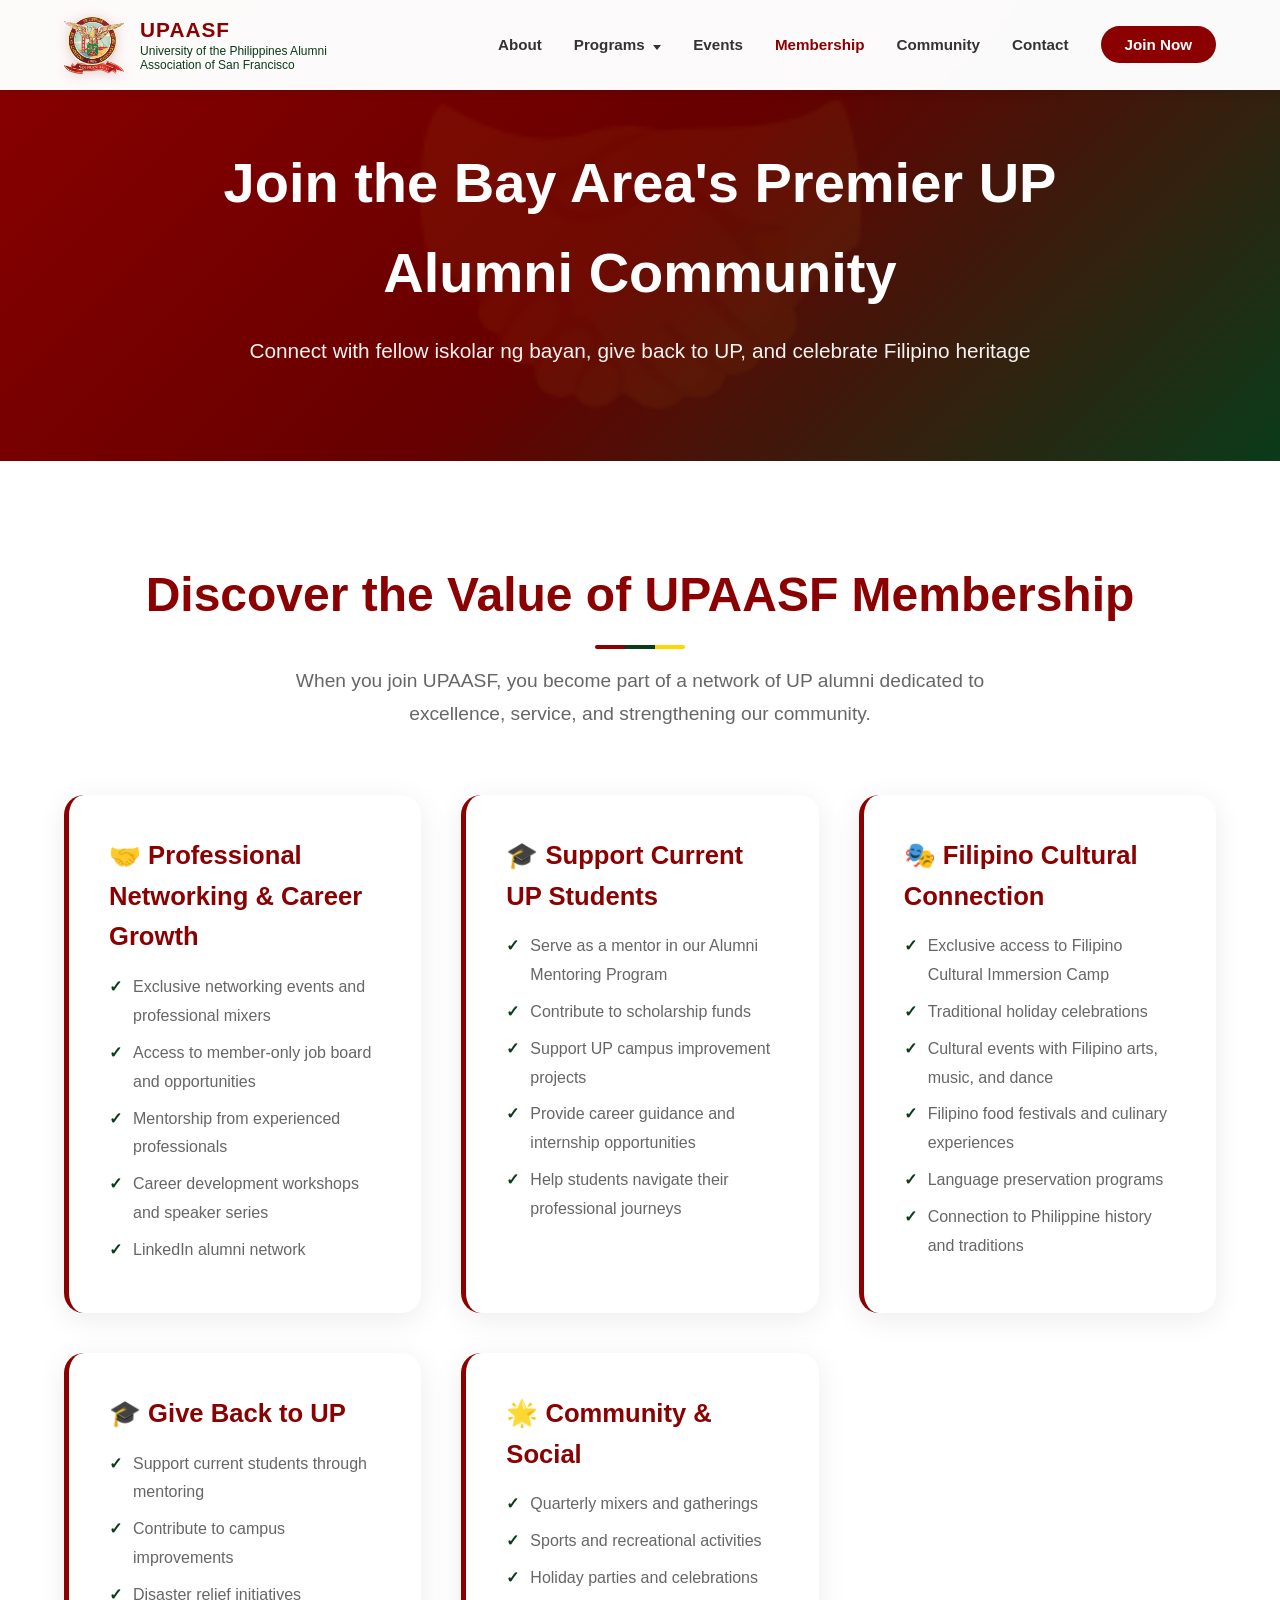
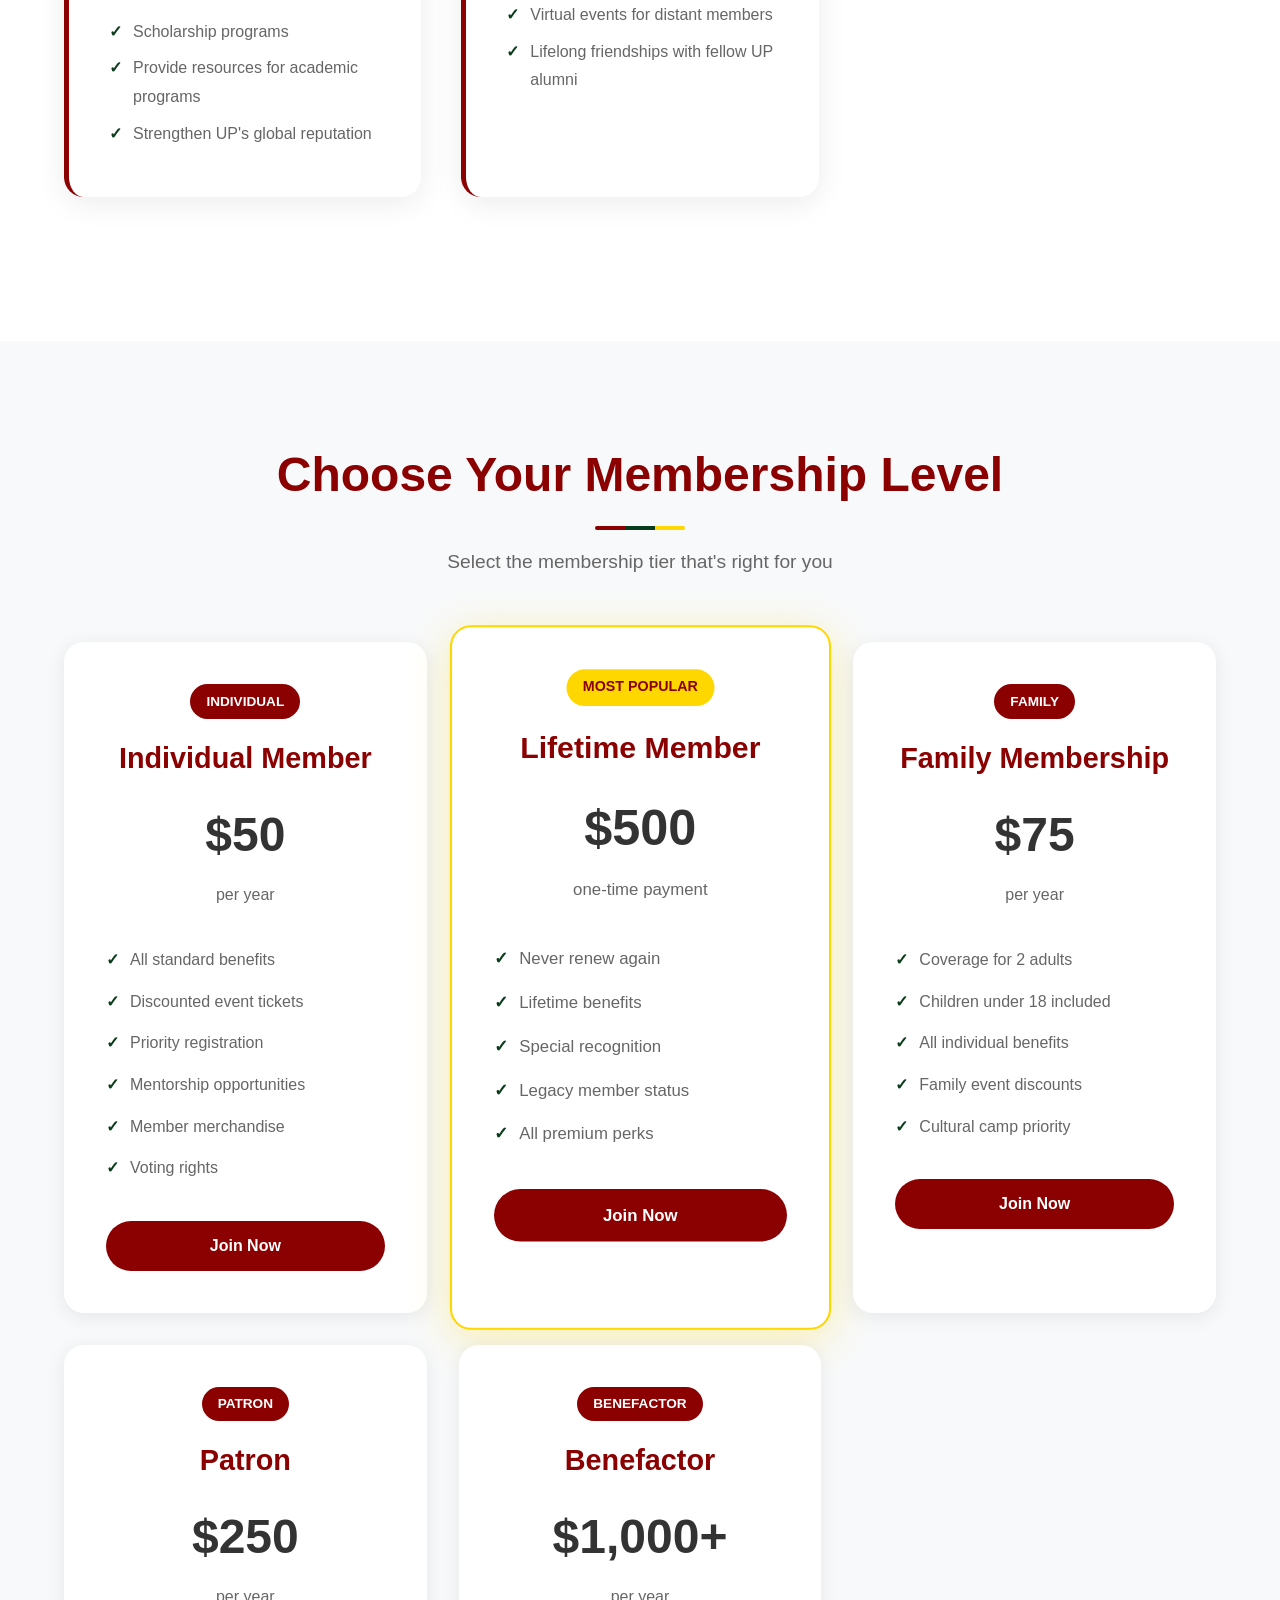
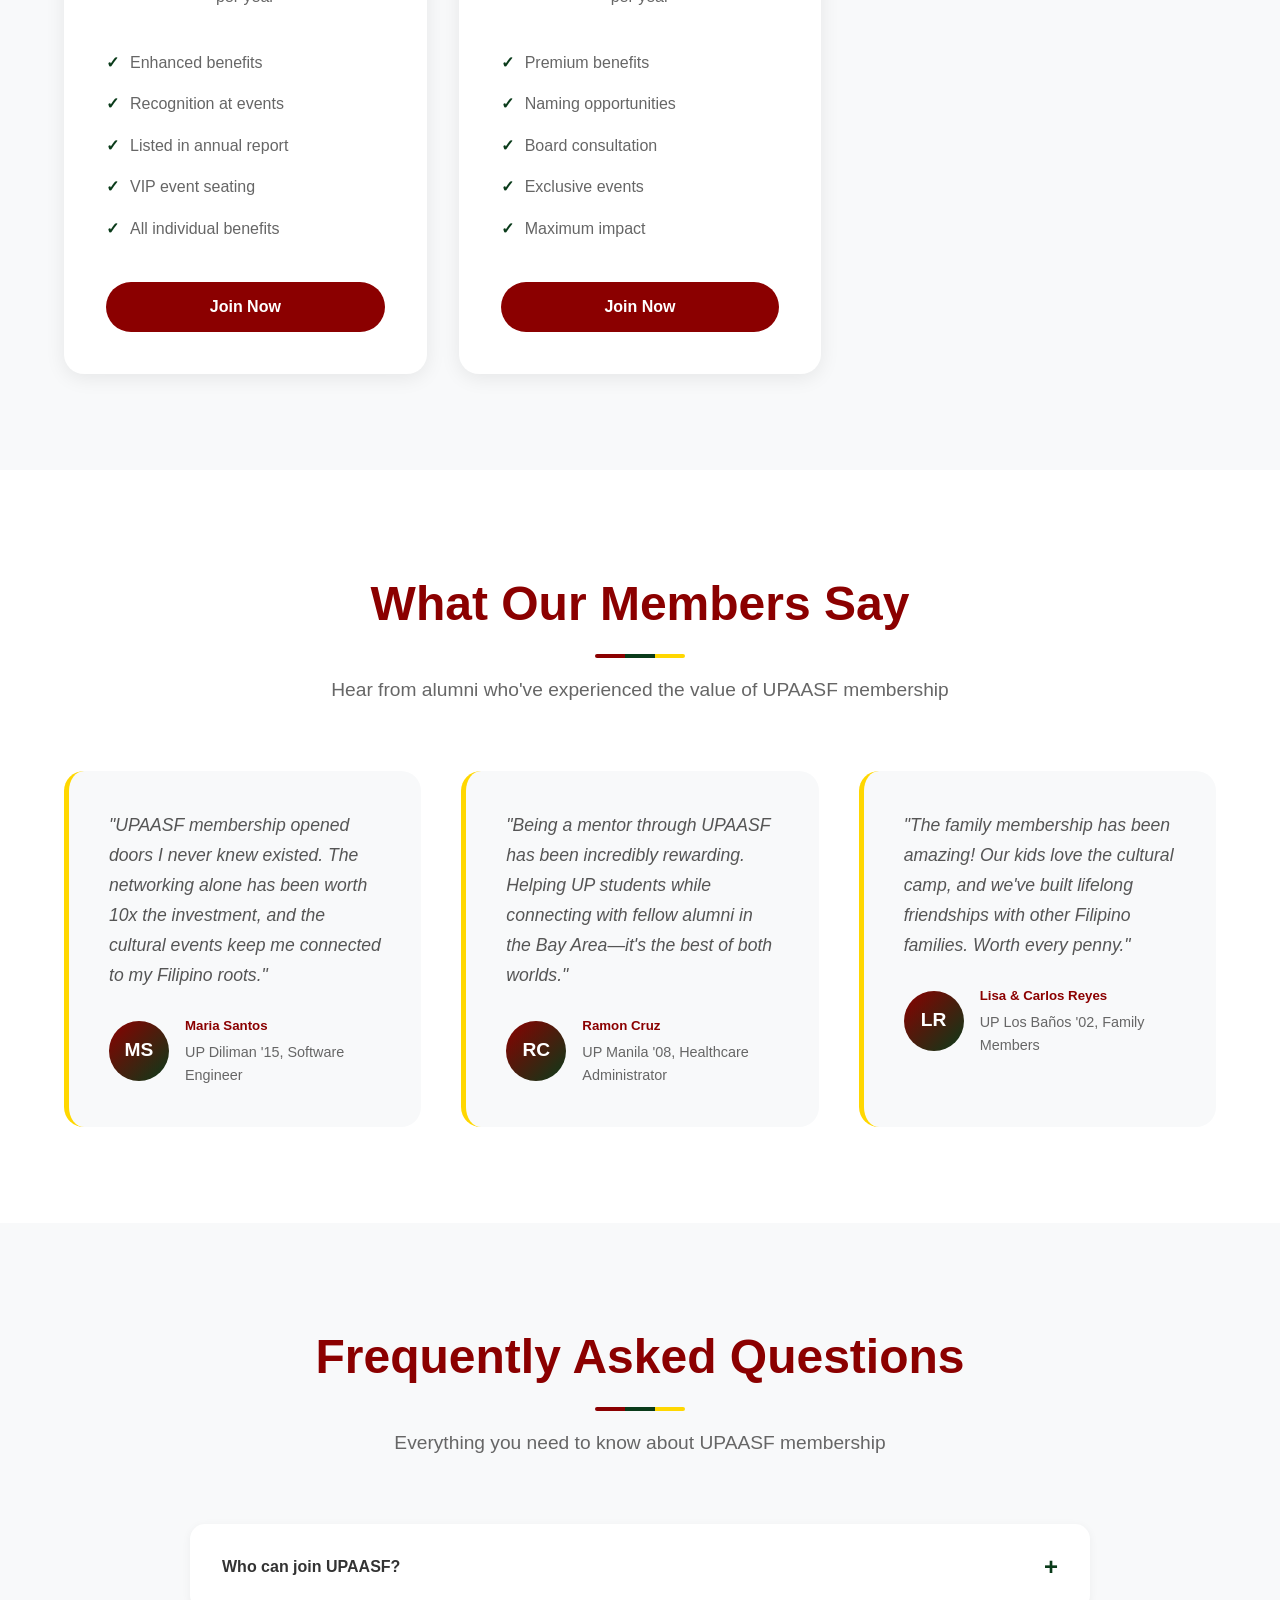
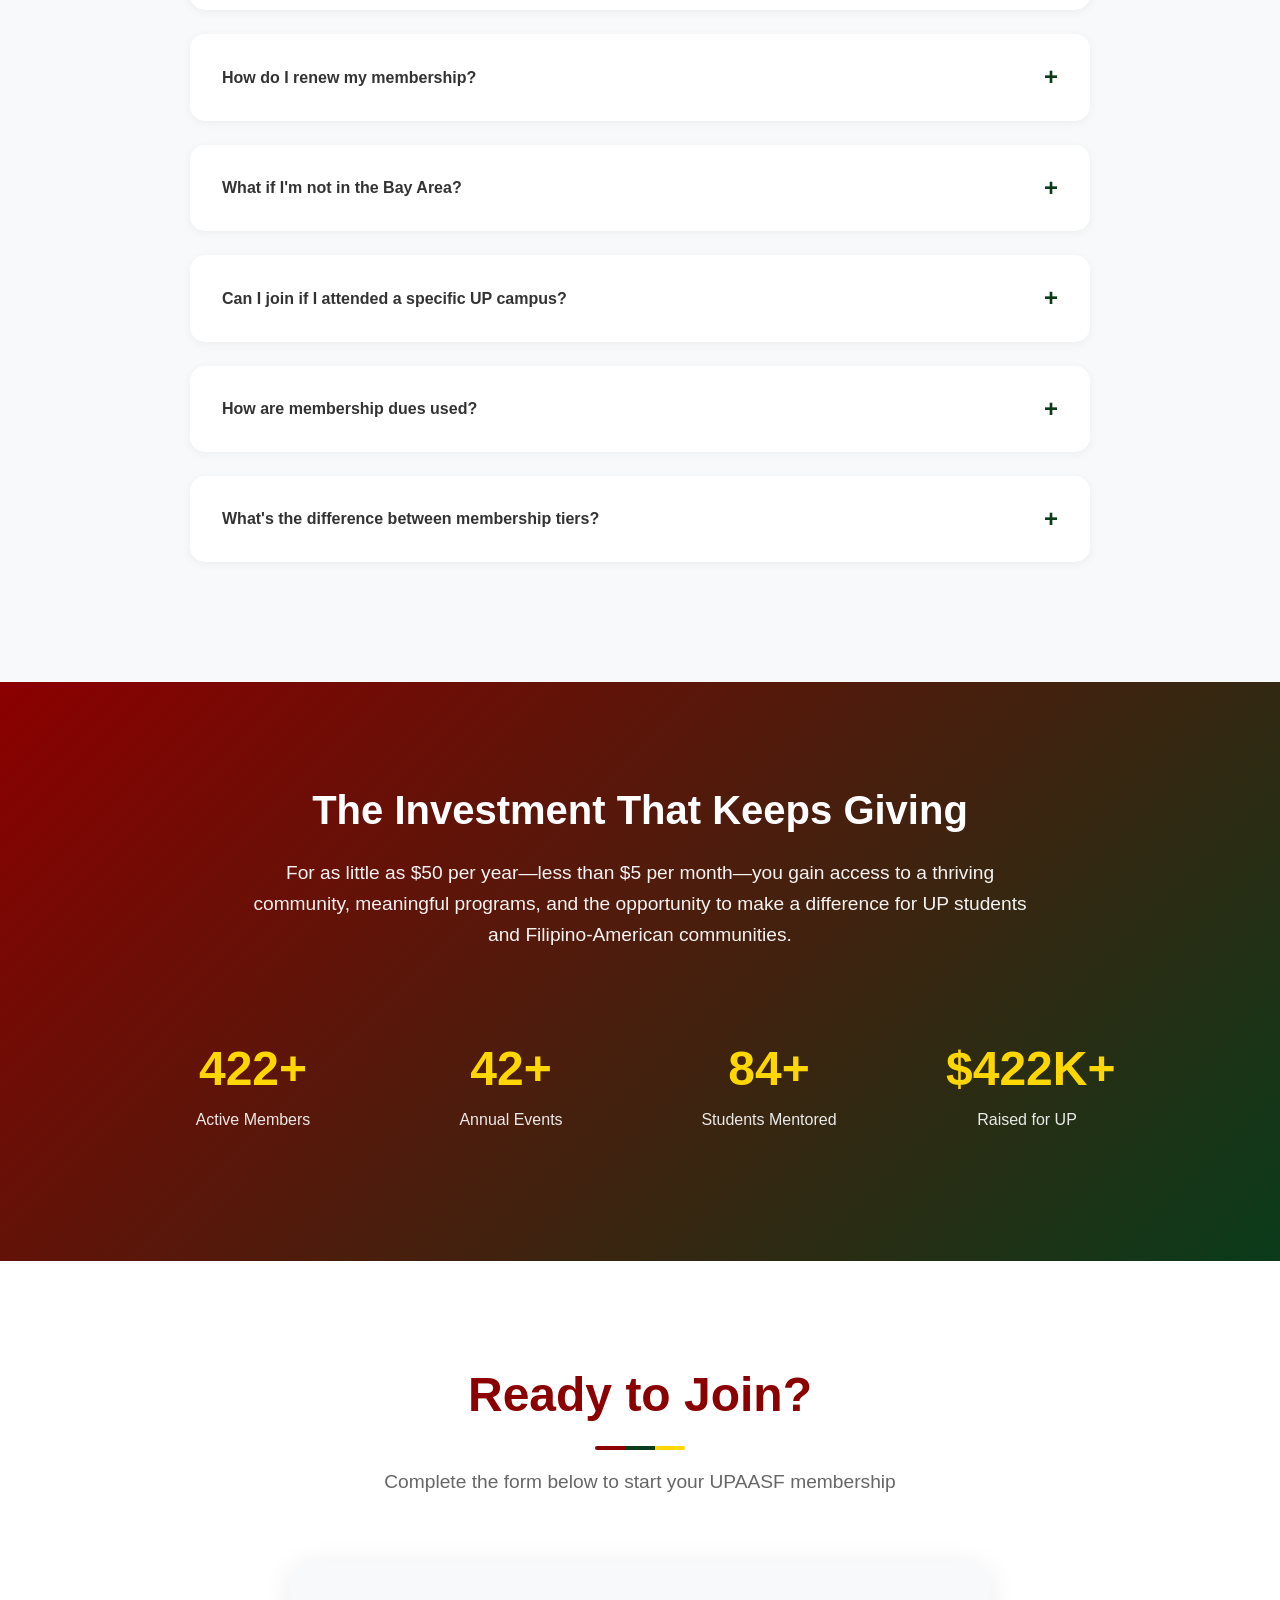
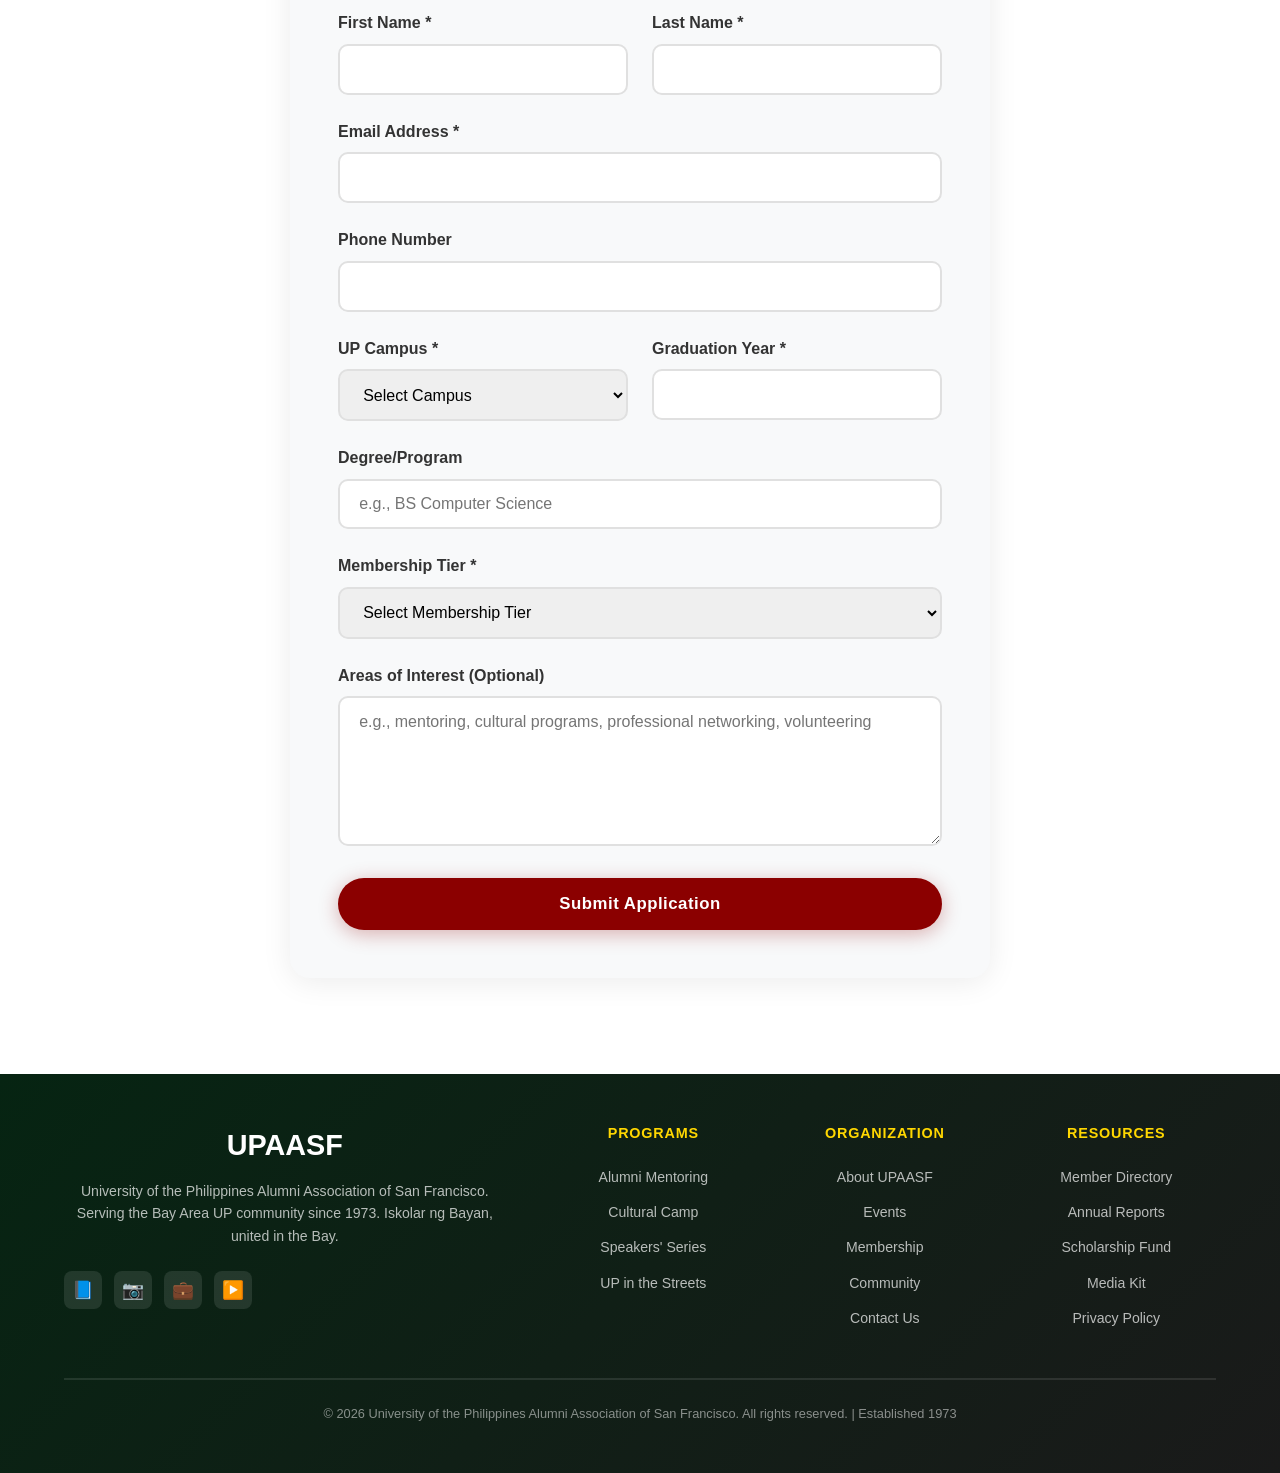
<file: membership.html>
<!DOCTYPE html>
<html lang="en">
<head>
    <meta charset="UTF-8">
    <meta name="viewport" content="width=device-width, initial-scale=1.0">
    <title>Join UPAASF | UP Alumni Membership in San Francisco Bay Area</title>
    <meta name="description" content="Become a UPAASF member and connect with 500+ UP alumni. Enjoy networking, mentoring opportunities, cultural events, and give back to UP. Membership from $50/year.">

    <!-- Meta tags to prevent search engines from indexing and crawling this page,  -->
    <meta name="robots" content="noindex, nofollow">

    <!-- Prevent AI bots from crawling this page -->
    <meta name="noai" content="true">

    <link rel="stylesheet" href="./shared/styles.css">
    <style>
        /* ── Page Hero override: emoji watermark ── */
        .page-hero::before {
            content: '🤝';
            font-size: 25rem;
            top: 50%;
            left: 50%;
            right: auto;    /* reset shared rule's right: 0 */
            bottom: auto;   /* reset shared rule's bottom: 0 */
            transform: translate(-50%, -50%);
            background: none;
            opacity: 0.05;
        }

        /* ── Benefits section ── */
        .content-section {
            max-width: 1400px;
            margin: 0 auto;
            padding: 6rem 5%;
        }

        .benefits-grid {
            display: grid;
            grid-template-columns: repeat(auto-fit, minmax(320px, 1fr));
            gap: 2.5rem;
            margin-bottom: 3rem;
        }

        .benefit-card {
            background: white;
            padding: 2.5rem;
            border-radius: 20px;
            box-shadow: 0 6px 30px rgba(0,0,0,0.08);
            transition: all 0.3s ease;
            border-left: 5px solid var(--up-maroon);
        }

        .benefit-card:hover {
            transform: translateY(-10px);
            box-shadow: 0 12px 40px rgba(0,0,0,0.15);
            border-left-color: var(--up-gold);
        }

        .benefit-card h4 {
            font-size: 1.6rem;
            color: var(--up-maroon);
            margin-bottom: 1rem;
            font-weight: 700;
            display: flex;
            align-items: center;
            gap: 0.8rem;
        }

        .benefit-card ul {
            list-style: none;
            padding: 0;
        }

        .benefit-card li {
            color: #666;
            line-height: 1.8;
            padding-left: 1.5rem;
            position: relative;
            margin-bottom: 0.5rem;
        }

        .benefit-card li::before {
            content: '✓';
            position: absolute;
            left: 0;
            color: var(--up-green);
            font-weight: 700;
        }

        /* ── Tiers section ── */
        .tiers-section {
            background: #f8f9fa;
            padding: 6rem 5%;
        }

        .tiers-container {
            max-width: 1200px;
            margin: 0 auto;
        }

        .tiers-grid {
            display: grid;
            grid-template-columns: repeat(auto-fit, minmax(280px, 1fr));
            gap: 2rem;
            margin-top: 3rem;
        }

        .tier-card {
            background: white;
            border-radius: 20px;
            padding: 2.5rem;
            box-shadow: 0 4px 20px rgba(0,0,0,0.08);
            transition: all 0.3s ease;
            border: 2px solid transparent;
            text-align: center;
        }

        .tier-card.featured {
            border-color: var(--up-gold);
            transform: scale(1.05);
            box-shadow: 0 8px 40px rgba(255, 215, 0, 0.3);
        }

        .tier-card:hover {
            transform: translateY(-10px) scale(1.02);
            box-shadow: 0 12px 40px rgba(0,0,0,0.15);
        }

        .tier-badge {
            display: inline-block;
            background: var(--up-maroon);
            color: white;
            padding: 0.4rem 1rem;
            border-radius: 20px;
            font-size: 0.85rem;
            font-weight: 700;
            margin-bottom: 1rem;
        }

        .tier-card.featured .tier-badge {
            background: var(--up-gold);
            color: var(--up-maroon);
        }

        .tier-name {
            font-size: 1.8rem;
            color: var(--up-maroon);
            font-weight: 800;
            margin-bottom: 1rem;
        }

        .tier-price {
            font-size: 3rem;
            font-weight: 900;
            color: #333;
            margin-bottom: 0.5rem;
        }

        .tier-period {
            color: #666;
            font-size: 1rem;
            margin-bottom: 1.5rem;
        }

        .tier-features {
            text-align: left;
            margin: 2rem 0;
            list-style: none;
            padding: 0;
        }

        .tier-features li {
            color: #666;
            padding: 0.5rem 0;
            padding-left: 1.5rem;
            position: relative;
        }

        .tier-features li::before {
            content: '✓';
            position: absolute;
            left: 0;
            color: var(--up-green);
            font-weight: 700;
        }

        .tier-button {
            width: 100%;
            padding: 1rem 2rem;
            background: var(--up-maroon);
            color: white;
            border: none;
            border-radius: 50px;
            font-weight: 700;
            cursor: pointer;
            transition: all 0.3s;
            font-size: 1rem;
        }

        .tier-button:hover {
            background: var(--up-maroon-dark);
            transform: translateY(-2px);
        }

        /* ── Testimonials ── */
        .testimonials-section {
            background: white;
            padding: 6rem 5%;
        }

        .testimonials-grid {
            display: grid;
            grid-template-columns: repeat(auto-fit, minmax(320px, 1fr));
            gap: 2.5rem;
            margin-top: 3rem;
        }

        .testimonial-card {
            background: #f8f9fa;
            padding: 2.5rem;
            border-radius: 20px;
            border-left: 5px solid var(--up-gold);
        }

        .testimonial-text {
            font-size: 1.1rem;
            line-height: 1.7;
            color: #555;
            font-style: italic;
            margin-bottom: 1.5rem;
        }

        .testimonial-author {
            display: flex;
            align-items: center;
            gap: 1rem;
        }

        .author-image {
            width: 60px;
            height: 60px;
            background: linear-gradient(135deg, var(--up-maroon), var(--up-green));
            border-radius: 50%;
            display: flex;
            align-items: center;
            justify-content: center;
            color: white;
            font-size: 1.2rem;
            font-weight: 700;
            flex-shrink: 0;
        }

        .author-info h5 {
            color: var(--up-maroon);
            font-weight: 700;
            margin-bottom: 0.3rem;
        }

        .author-info p {
            color: #666;
            font-size: 0.9rem;
        }

        /* ── FAQ section layout ── */
        .faq-section {
            background: #f8f9fa;
            padding: 6rem 5%;
        }

        .faq-container {
            max-width: 900px;
            margin: 3rem auto 0;
        }

        /* ── Value prop section ── */
        .value-prop {
            background: linear-gradient(135deg, var(--up-maroon), var(--up-green));
            color: white;
            padding: 6rem 5%;
            text-align: center;
        }

        .value-prop h3 {
            font-size: 2.5rem;
            margin-bottom: 1rem;
        }

        .value-prop p {
            font-size: 1.2rem;
            max-width: 800px;
            margin: 0 auto 2rem;
            opacity: 0.95;
        }

        .value-stats {
            display: grid;
            grid-template-columns: repeat(auto-fit, minmax(200px, 1fr));
            gap: 2rem;
            max-width: 1000px;
            margin: 3rem auto 0;
        }

        .value-stat {
            padding: 2rem;
        }

        .value-stat-number {
            font-size: 3rem;
            font-weight: 900;
            color: var(--up-gold);
            display: block;
        }

        .value-stat-label {
            font-size: 1rem;
            margin-top: 0.5rem;
            opacity: 0.9;
        }

        /* ── Application form ── */
        .form-section {
            background: white;
            padding: 6rem 5%;
        }

        .form-container {
            max-width: 700px;
            margin: 3rem auto 0;
            background: #f8f9fa;
            padding: 3rem;
            border-radius: 20px;
            box-shadow: 0 4px 30px rgba(0,0,0,0.08);
        }

        /* btn-primary override: full-width for this page's submit button */
        .form-container .btn-primary {
            width: 100%;
        }

        /* ── Responsive ── */
        @media (max-width: 768px) {
            .tiers-grid { grid-template-columns: 1fr; }
            .tier-card.featured { transform: scale(1); }
            .benefits-grid { grid-template-columns: 1fr; }
        }
    </style>
</head>
<body data-page="membership" data-join-href="#join">

    <div id="site-header"></div>

    <!-- ── Page Hero ── -->
    <section class="page-hero">
        <div class="page-hero-content">
            <h2>Join the Bay Area's Premier UP Alumni Community</h2>
            <p>Connect with fellow iskolar ng bayan, give back to UP, and celebrate Filipino heritage</p>
        </div>
    </section>

    <!-- ── Benefits ── -->
    <section style="background: white;">
        <div class="content-section">
            <div class="section-header">
                <h3>Discover the Value of UPAASF Membership</h3>
                <p>When you join UPAASF, you become part of a network of UP alumni dedicated to excellence, service, and strengthening our community.</p>
            </div>

            <div class="benefits-grid">
                <div class="benefit-card fade-in">
                    <h4>🤝 Professional Networking &amp; Career Growth</h4>
                    <ul>
                        <li>Exclusive networking events and professional mixers</li>
                        <li>Access to member-only job board and opportunities</li>
                        <li>Mentorship from experienced professionals</li>
                        <li>Career development workshops and speaker series</li>
                        <li>LinkedIn alumni network</li>
                    </ul>
                </div>
				<div class="benefit-card fade-in">
					<h4>🎓 Support Current UP Students</h4>
					<ul>
						<li>Serve as a mentor in our Alumni Mentoring Program</li>
						<li>Contribute to scholarship funds</li>
						<li>Support UP campus improvement projects</li>
						<li>Provide career guidance and internship opportunities</li>
						<li>Help students navigate their professional journeys</li>
					</ul>
				</div>

                <div class="benefit-card fade-in">
                    <h4>🎭 Filipino Cultural Connection</h4>
                    <ul>
						<li>Exclusive access to Filipino Cultural Immersion Camp</li>
						<li>Traditional holiday celebrations</li>
						<li>Cultural events with Filipino arts, music, and dance</li>
						<li>Filipino food festivals and culinary experiences</li>
						<li>Language preservation programs</li>
						<li>Connection to Philippine history and traditions</li>

                    </ul>
                </div>

                <div class="benefit-card fade-in">
                    <h4>🎓 Give Back to UP</h4>
                    <ul>
                        <li>Support current students through mentoring</li>
                        <li>Contribute to campus improvements</li>
                        <li>Disaster relief initiatives</li>
                        <li>Scholarship programs</li>
						<li>Provide resources for academic programs</li>
						<li>Strengthen UP's global reputation</li>
						
                    </ul>
                </div>

                <div class="benefit-card fade-in">
                    <h4>🌟 Community &amp; Social</h4>
                    <ul>
                        <li>Quarterly mixers and gatherings</li>
                        <li>Sports and recreational activities</li>
                        <li>Holiday parties and celebrations</li>
                        <li>Virtual events for distant members</li>
                        <li>Lifelong friendships with fellow UP alumni</li>
                    </ul>
                </div>

				<!--
                <div class="benefit-card fade-in">
                    <h4>🎁 Exclusive Perks</h4>
                    <ul>
                        <li>Discounted event tickets</li>
                        <li>Priority registration</li>
                        <li>UPAASF merchandise</li>
                        <li>Member newsletter</li>
                        <li>Member directory access</li>
                    </ul>
                </div>
				-->
            </div>
        </div>
    </section>

    <!-- ── Membership Tiers ── -->
    <section class="tiers-section">
        <div class="tiers-container">
            <div class="section-header">
                <h3>Choose Your Membership Level</h3>
                <p>Select the membership tier that's right for you</p>
            </div>

            <div class="tiers-grid">
				<!--
                <div class="tier-card fade-in">
                    <div class="tier-badge">STUDENT</div>
                    <h4 class="tier-name">Student Member</h4>
                    <div class="tier-price">$25</div>
                    <div class="tier-period">per year</div>
                    <ul class="tier-features">
                        <li>Full access to all events</li>
                        <li>Member directory access</li>
                        <li>Newsletter subscription</li>
                        <li>Networking opportunities</li>
                        <li>Valid student ID required</li>
                    </ul>
                    <button class="tier-button">Join Now</button>
                </div>
				-->

                <div class="tier-card fade-in">
                    <div class="tier-badge">INDIVIDUAL</div>
                    <h4 class="tier-name">Individual Member</h4>
                    <div class="tier-price">$50</div>
                    <div class="tier-period">per year</div>
                    <ul class="tier-features">
                        <li>All standard benefits</li>
                        <li>Discounted event tickets</li>
                        <li>Priority registration</li>
                        <li>Mentorship opportunities</li>
                        <li>Member merchandise</li>
                        <li>Voting rights</li>
                    </ul>
                    <button class="tier-button">Join Now</button>
                </div>

                <div class="tier-card featured fade-in">
                    <div class="tier-badge">MOST POPULAR</div>
                    <h4 class="tier-name">Lifetime Member</h4>
                    <div class="tier-price">$500</div>
                    <div class="tier-period">one-time payment</div>
                    <ul class="tier-features">
                        <li>Never renew again</li>
                        <li>Lifetime benefits</li>
                        <li>Special recognition</li>
                        <li>Legacy member status</li>
                        <li>All premium perks</li>
                    </ul>
                    <button class="tier-button">Join Now</button>
                </div>

                <div class="tier-card fade-in">
                    <div class="tier-badge">FAMILY</div>
                    <h4 class="tier-name">Family Membership</h4>
                    <div class="tier-price">$75</div>
                    <div class="tier-period">per year</div>
                    <ul class="tier-features">
                        <li>Coverage for 2 adults</li>
                        <li>Children under 18 included</li>
                        <li>All individual benefits</li>
                        <li>Family event discounts</li>
                        <li>Cultural camp priority</li>
                    </ul>
                    <button class="tier-button">Join Now</button>
                </div>

                <div class="tier-card fade-in">
                    <div class="tier-badge">PATRON</div>
                    <h4 class="tier-name">Patron</h4>
                    <div class="tier-price">$250</div>
                    <div class="tier-period">per year</div>
                    <ul class="tier-features">
                        <li>Enhanced benefits</li>
                        <li>Recognition at events</li>
                        <li>Listed in annual report</li>
                        <li>VIP event seating</li>
                        <li>All individual benefits</li>
                    </ul>
                    <button class="tier-button">Join Now</button>
                </div>					
                <div class="tier-card fade-in">
                    <div class="tier-badge">BENEFACTOR</div>
                    <h4 class="tier-name">Benefactor</h4>
                    <div class="tier-price">$1,000+</div>
                    <div class="tier-period">per year</div>
                    <ul class="tier-features">
                        <li>Premium benefits</li>
                        <li>Naming opportunities</li>
                        <li>Board consultation</li>
                        <li>Exclusive events</li>
                        <li>Maximum impact</li>
                    </ul>
                    <button class="tier-button">Join Now</button>
                </div>
            </div>
        </div>
    </section>

    <!-- ── Testimonials ── -->
    <section class="testimonials-section">
        <div class="section-header">
            <h3>What Our Members Say</h3>
            <p>Hear from alumni who've experienced the value of UPAASF membership</p>
        </div>

        <div class="testimonials-grid">
            <div class="testimonial-card fade-in">
                <p class="testimonial-text">"UPAASF membership opened doors I never knew existed. The networking alone has been worth 10x the investment, and the cultural events keep me connected to my Filipino roots."</p>
                <div class="testimonial-author">
                    <div class="author-image">MS</div>
                    <div class="author-info">
                        <h5>Maria Santos</h5>
                        <p>UP Diliman '15, Software Engineer</p>
                    </div>
                </div>
            </div>

            <div class="testimonial-card fade-in">
                <p class="testimonial-text">"Being a mentor through UPAASF has been incredibly rewarding. Helping UP students while connecting with fellow alumni in the Bay Area—it's the best of both worlds."</p>
                <div class="testimonial-author">
                    <div class="author-image">RC</div>
                    <div class="author-info">
                        <h5>Ramon Cruz</h5>
                        <p>UP Manila '08, Healthcare Administrator</p>
                    </div>
                </div>
            </div>

            <div class="testimonial-card fade-in">
                <p class="testimonial-text">"The family membership has been amazing! Our kids love the cultural camp, and we've built lifelong friendships with other Filipino families. Worth every penny."</p>
                <div class="testimonial-author">
                    <div class="author-image">LR</div>
                    <div class="author-info">
                        <h5>Lisa &amp; Carlos Reyes</h5>
                        <p>UP Los Baños '02, Family Members</p>
                    </div>
                </div>
            </div>
        </div>
    </section>

    <!-- ── FAQ ── -->
    <section class="faq-section">
        <div class="section-header">
            <h3>Frequently Asked Questions</h3>
            <p>Everything you need to know about UPAASF membership</p>
        </div>

        <div class="faq-container">
            <div class="faq-item fade-in">
                <div class="faq-question">
                    <span>Who can join UPAASF?</span>
                    <span class="faq-icon">+</span>
                </div>
                <div class="faq-answer">
                    <div class="faq-answer-content">
                        Any UP graduate from any campus (Diliman, Los Baños, Manila, Visayas, Mindanao, Baguio, Open University, etc.) can join UPAASF. Current UP students are also welcome with our Student Membership tier. Friends and supporters of UP are welcome to attend events and participate in programs.
                    </div>
                </div>
            </div>

            <div class="faq-item fade-in">
                <div class="faq-question">
                    <span>How do I renew my membership?</span>
                    <span class="faq-icon">+</span>
                </div>
                <div class="faq-answer">
                    <div class="faq-answer-content">
                        You'll receive a renewal reminder email 30 days before your membership expires. You can renew online through our website, or contact our membership coordinator. Lifetime members never need to renew!
                    </div>
                </div>
            </div>

            <div class="faq-item fade-in">
                <div class="faq-question">
                    <span>What if I'm not in the Bay Area?</span>
                    <span class="faq-icon">+</span>
                </div>
                <div class="faq-answer">
                    <div class="faq-answer-content">
                        You can still join! We offer virtual events, online networking opportunities, and our newsletter keeps you connected. Many members live outside the Bay Area and participate in our programs remotely. Plus, when you visit the Bay Area, you'll have instant access to all in-person events.
                    </div>
                </div>
            </div>

            <div class="faq-item fade-in">
                <div class="faq-question">
                    <span>Can I join if I attended a specific UP campus?</span>
                    <span class="faq-icon">+</span>
                </div>
                <div class="faq-answer">
                    <div class="faq-answer-content">
                        Absolutely! UPAASF welcomes alumni from all UP campuses—Diliman, Los Baños, Manila, Visayas, Mindanao, Baguio, Open University, and any other UP campus. We celebrate the diversity of the UP system and unite all iskolar ng bayan under one community.
                    </div>
                </div>
            </div>

            <div class="faq-item fade-in">
                <div class="faq-question">
                    <span>How are membership dues used?</span>
                    <span class="faq-icon">+</span>
                </div>
                <div class="faq-answer">
                    <div class="faq-answer-content">
                        Your membership dues support: (1) Program operations including the Alumni Mentoring Program and Cultural Immersion Camp, (2) Event organization and member activities, (3) Scholarships and support for UP students, (4) Administrative costs for the association, and (5) Philanthropic initiatives supporting UP campuses and disaster relief. We publish an annual report detailing our financial stewardship.
                    </div>
                </div>
            </div>

            <div class="faq-item fade-in">
                <div class="faq-question">
                    <span>What's the difference between membership tiers?</span>
                    <span class="faq-icon">+</span>
                </div>
                <div class="faq-answer">
                    <div class="faq-answer-content">
                        All members receive core benefits like event access and networking. Higher tiers (Patron, Benefactor) provide enhanced recognition, VIP experiences, and greater impact through increased support for UP students and programs. Family memberships cover multiple people. Lifetime membership eliminates annual renewals. Choose the tier that aligns with your goals and budget.
                    </div>
                </div>
            </div>
        </div>
    </section>

    <!-- ── Value Prop ── -->
    <section class="value-prop">
        <h3>The Investment That Keeps Giving</h3>
        <p>For as little as $50 per year—less than $5 per month—you gain access to a thriving community, meaningful programs, and the opportunity to make a difference for UP students and Filipino-American communities.</p>

        <div class="value-stats">
            <div class="value-stat">
                <span class="stat-number value-stat-number">500+</span>
                <span class="value-stat-label">Active Members</span>
            </div>
            <div class="value-stat">
                <span class="stat-number value-stat-number">50+</span>
                <span class="value-stat-label">Annual Events</span>
            </div>
            <div class="value-stat">
                <span class="stat-number value-stat-number">100+</span>
                <span class="value-stat-label">Students Mentored</span>
            </div>
            <div class="value-stat">
                <span class="stat-number value-stat-number">$500K+</span>
                <span class="value-stat-label">Raised for UP</span>
            </div>
        </div>
    </section>

    <!-- ── Application Form ── -->
    <section class="form-section" id="join">
        <div class="section-header">
            <h3>Ready to Join?</h3>
            <p>Complete the form below to start your UPAASF membership</p>
        </div>

        <div class="form-container">
            <form id="membershipForm">
                <div class="form-row">
                    <div class="form-group">
                        <label for="firstName">First Name *</label>
                        <input type="text" id="firstName" name="firstName" required>
                    </div>
                    <div class="form-group">
                        <label for="lastName">Last Name *</label>
                        <input type="text" id="lastName" name="lastName" required>
                    </div>
                </div>

                <div class="form-group">
                    <label for="email">Email Address *</label>
                    <input type="email" id="email" name="email" required>
                </div>

                <div class="form-group">
                    <label for="phone">Phone Number</label>
                    <input type="tel" id="phone" name="phone">
                </div>

                <div class="form-row">
                    <div class="form-group">
                        <label for="upCampus">UP Campus *</label>
                        <select id="upCampus" name="upCampus" required>
                            <option value="">Select Campus</option>
                            <option value="diliman">UP Diliman</option>
                            <option value="manila">UP Manila</option>
                            <option value="losbanos">UP Los Baños</option>
                            <option value="visayas">UP Visayas</option>
                            <option value="mindanao">UP Mindanao</option>
                            <option value="baguio">UP Baguio</option>
                            <option value="open">UP Open University</option>
                            <option value="other">Other UP Campus</option>
                        </select>
                    </div>
                    <div class="form-group">
                        <label for="gradYear">Graduation Year *</label>
                        <input type="number" id="gradYear" name="gradYear" min="1900" max="2030" required>
                    </div>
                </div>

                <div class="form-group">
                    <label for="degree">Degree/Program</label>
                    <input type="text" id="degree" name="degree" placeholder="e.g., BS Computer Science">
                </div>

                <div class="form-group">
                    <label for="membershipTier">Membership Tier *</label>
                    <select id="membershipTier" name="membershipTier" required>
                        <option value="">Select Membership Tier</option>
                        <option value="individual">Individual Member - $50/year</option>
                        <option value="lifetime">Lifetime Member - $500 (one-time)</option>
                        <option value="family">Family Membership - $75/year</option>
                        <option value="patron">Patron - $250/year</option>
                        <option value="benefactor">Benefactor - $1,000+/year</option>
                    </select>
                </div>

                <div class="form-group">
                    <label for="interests">Areas of Interest (Optional)</label>
                    <textarea id="interests" name="interests" rows="3" placeholder="e.g., mentoring, cultural programs, professional networking, volunteering"></textarea>
                </div>

                <button type="submit" class="btn btn-primary">Submit Application</button>
            </form>
        </div>
    </section>

    <div id="site-footer"></div>

    <script src="./shared/site.js"></script>
    <script>
        // Tier button: scroll to form and pre-select tier
        document.querySelectorAll('.tier-button').forEach(function (button) {
            button.addEventListener('click', function () {
                var tierName = this.closest('.tier-card').querySelector('.tier-name').textContent;
                var tierValue = tierName.toLowerCase()
                    .replace(' member', '')
                    .replace(' membership', '')
                    .trim();

                document.querySelector('.form-section').scrollIntoView({ behavior: 'smooth' });

                setTimeout(function () {
                    var sel = document.getElementById('membershipTier');
                    for (var i = 0; i < sel.options.length; i++) {
                        if (sel.options[i].value === tierValue) {
                            sel.value = tierValue;
                            break;
                        }
                    }
                }, 500);
            });
        });

        // Membership form submission
        document.getElementById('membershipForm').addEventListener('submit', function (e) {
            e.preventDefault();
            alert('Thank you for your application! You will receive a confirmation email with payment instructions shortly.');
            this.reset();
        });
    </script>
</body>
</html>
</file>
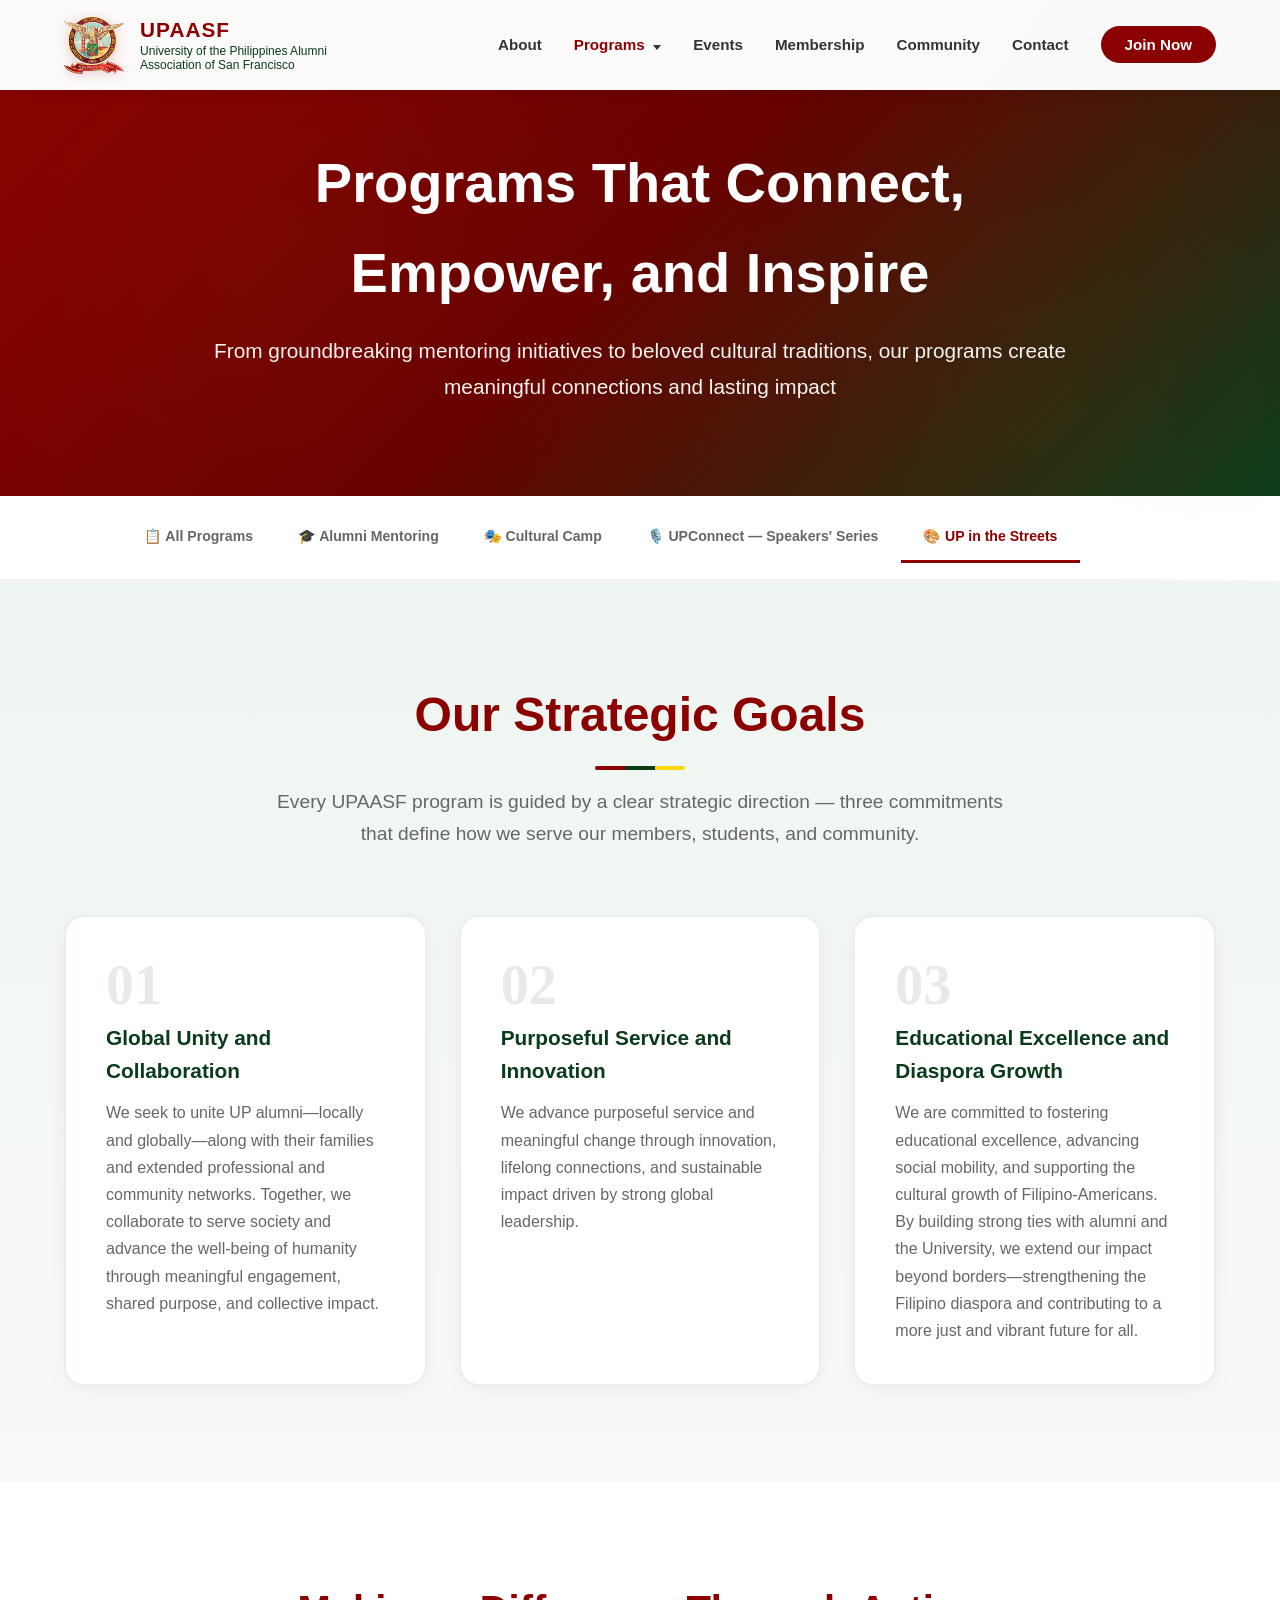
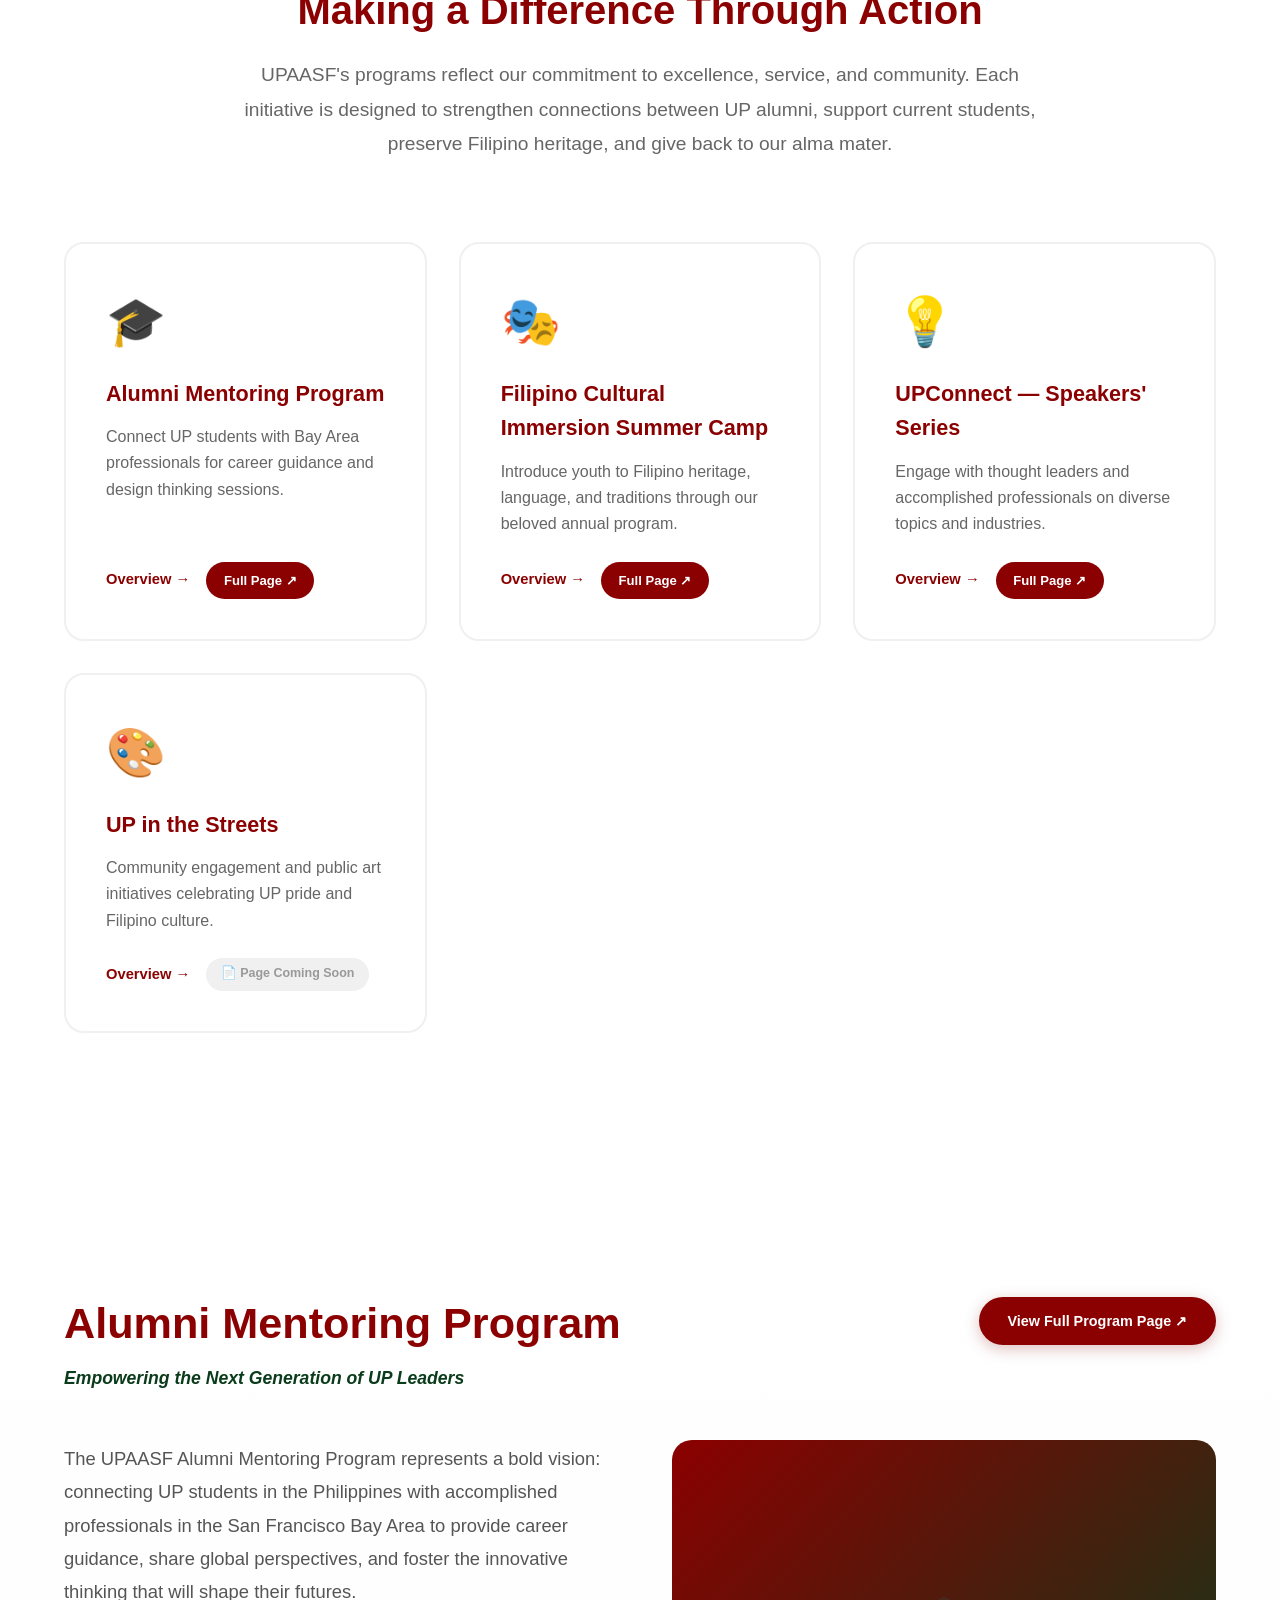
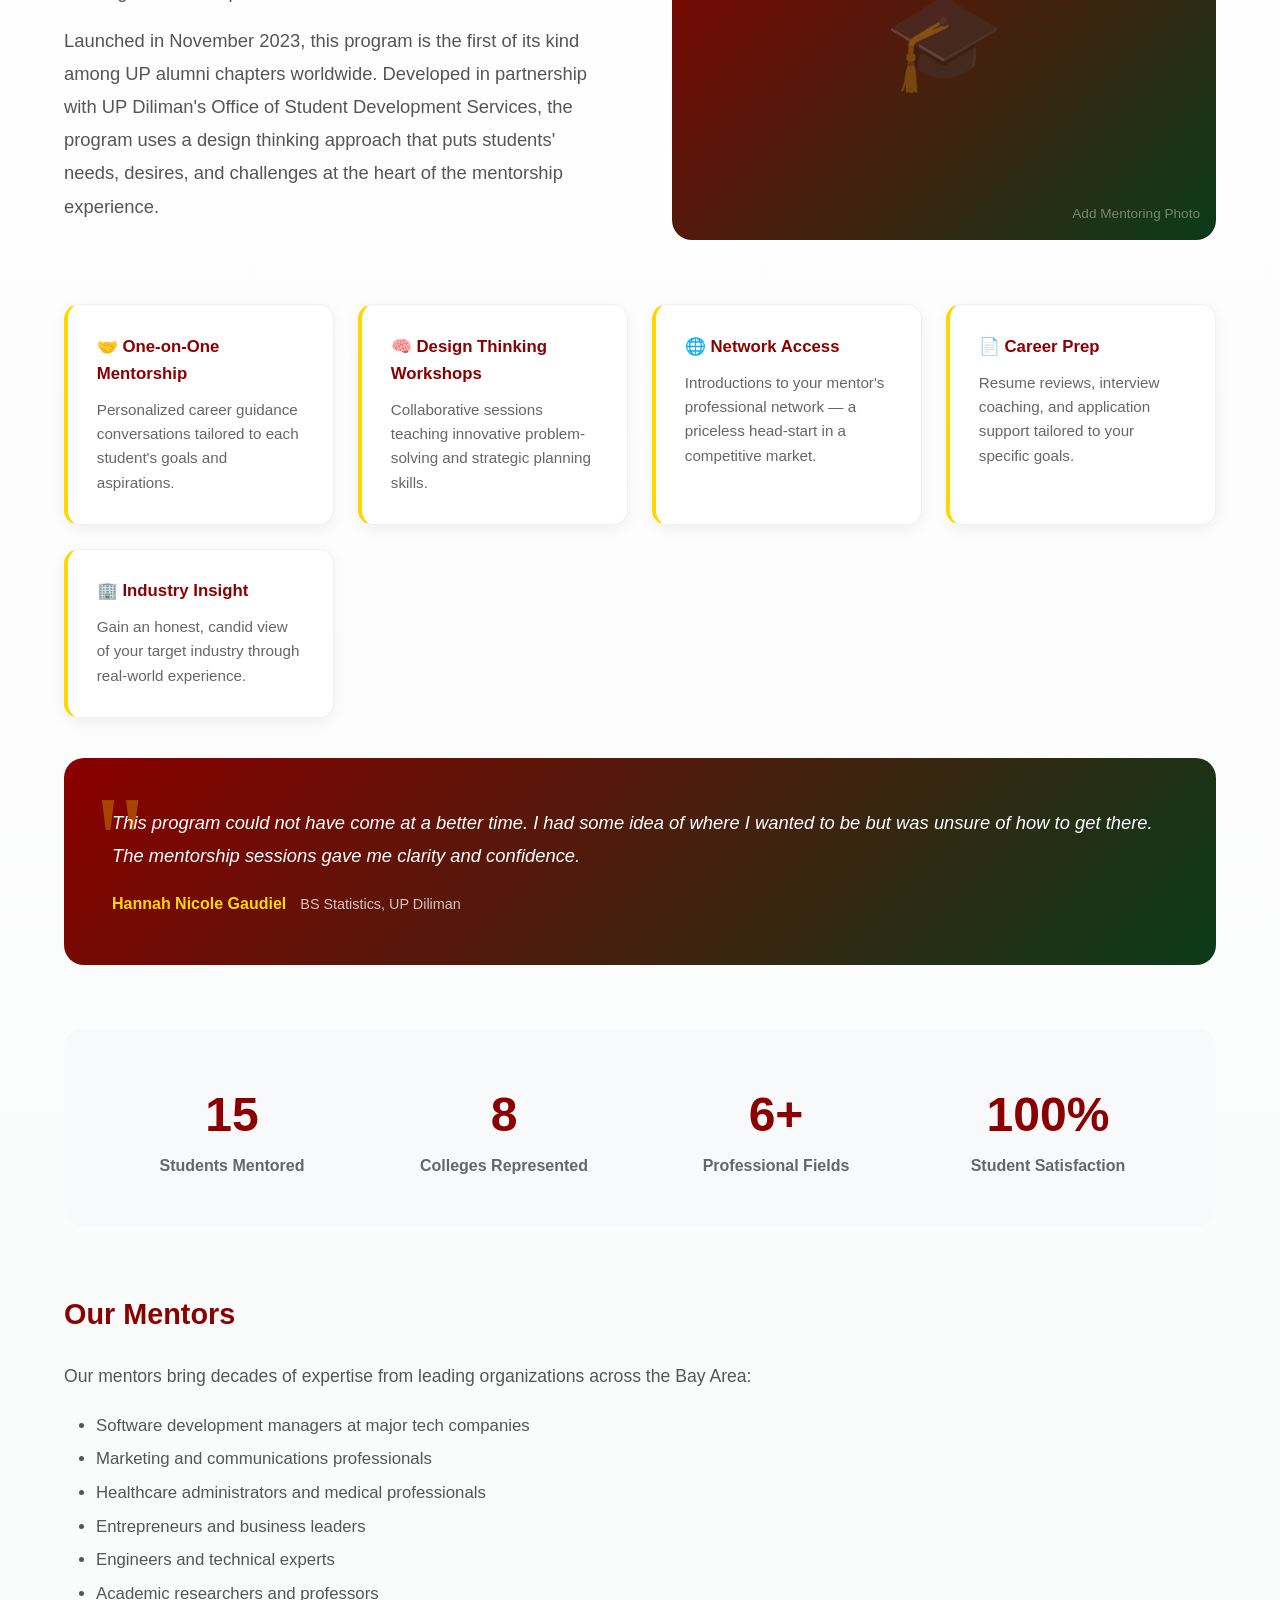
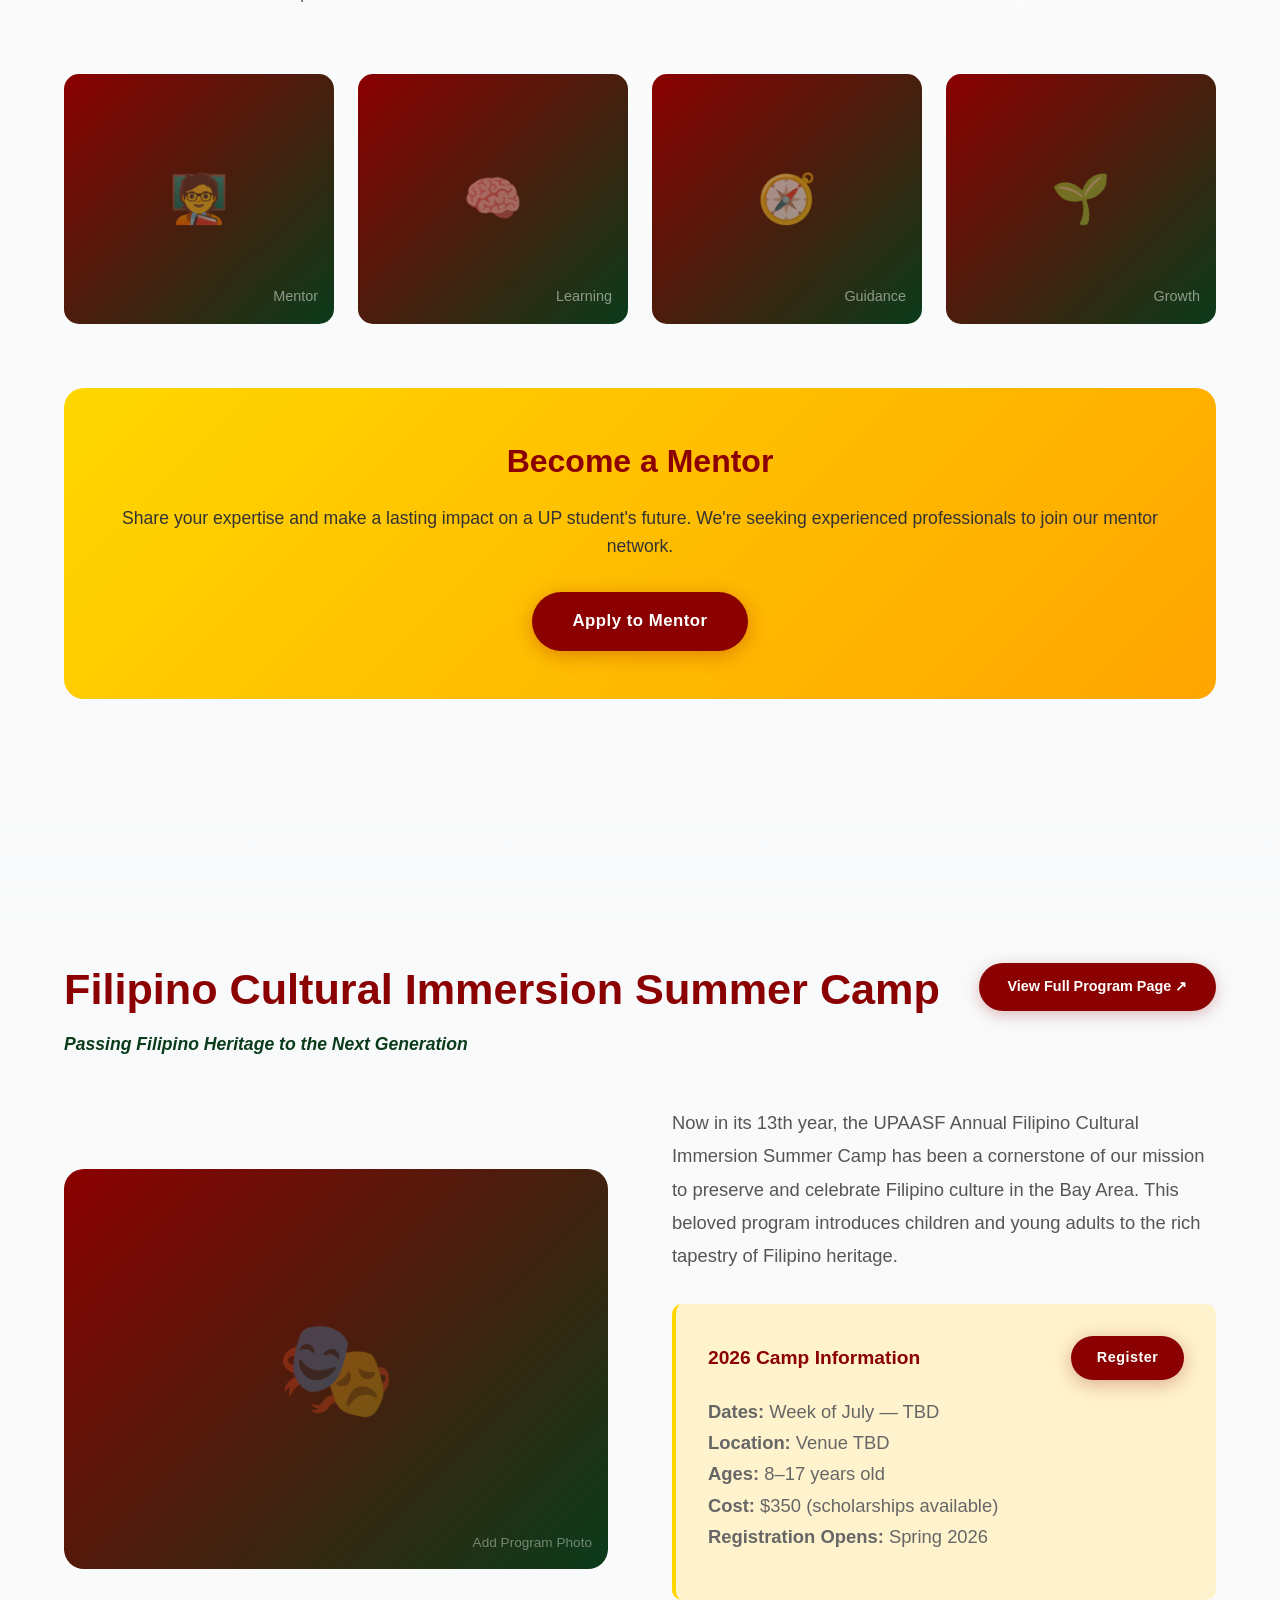
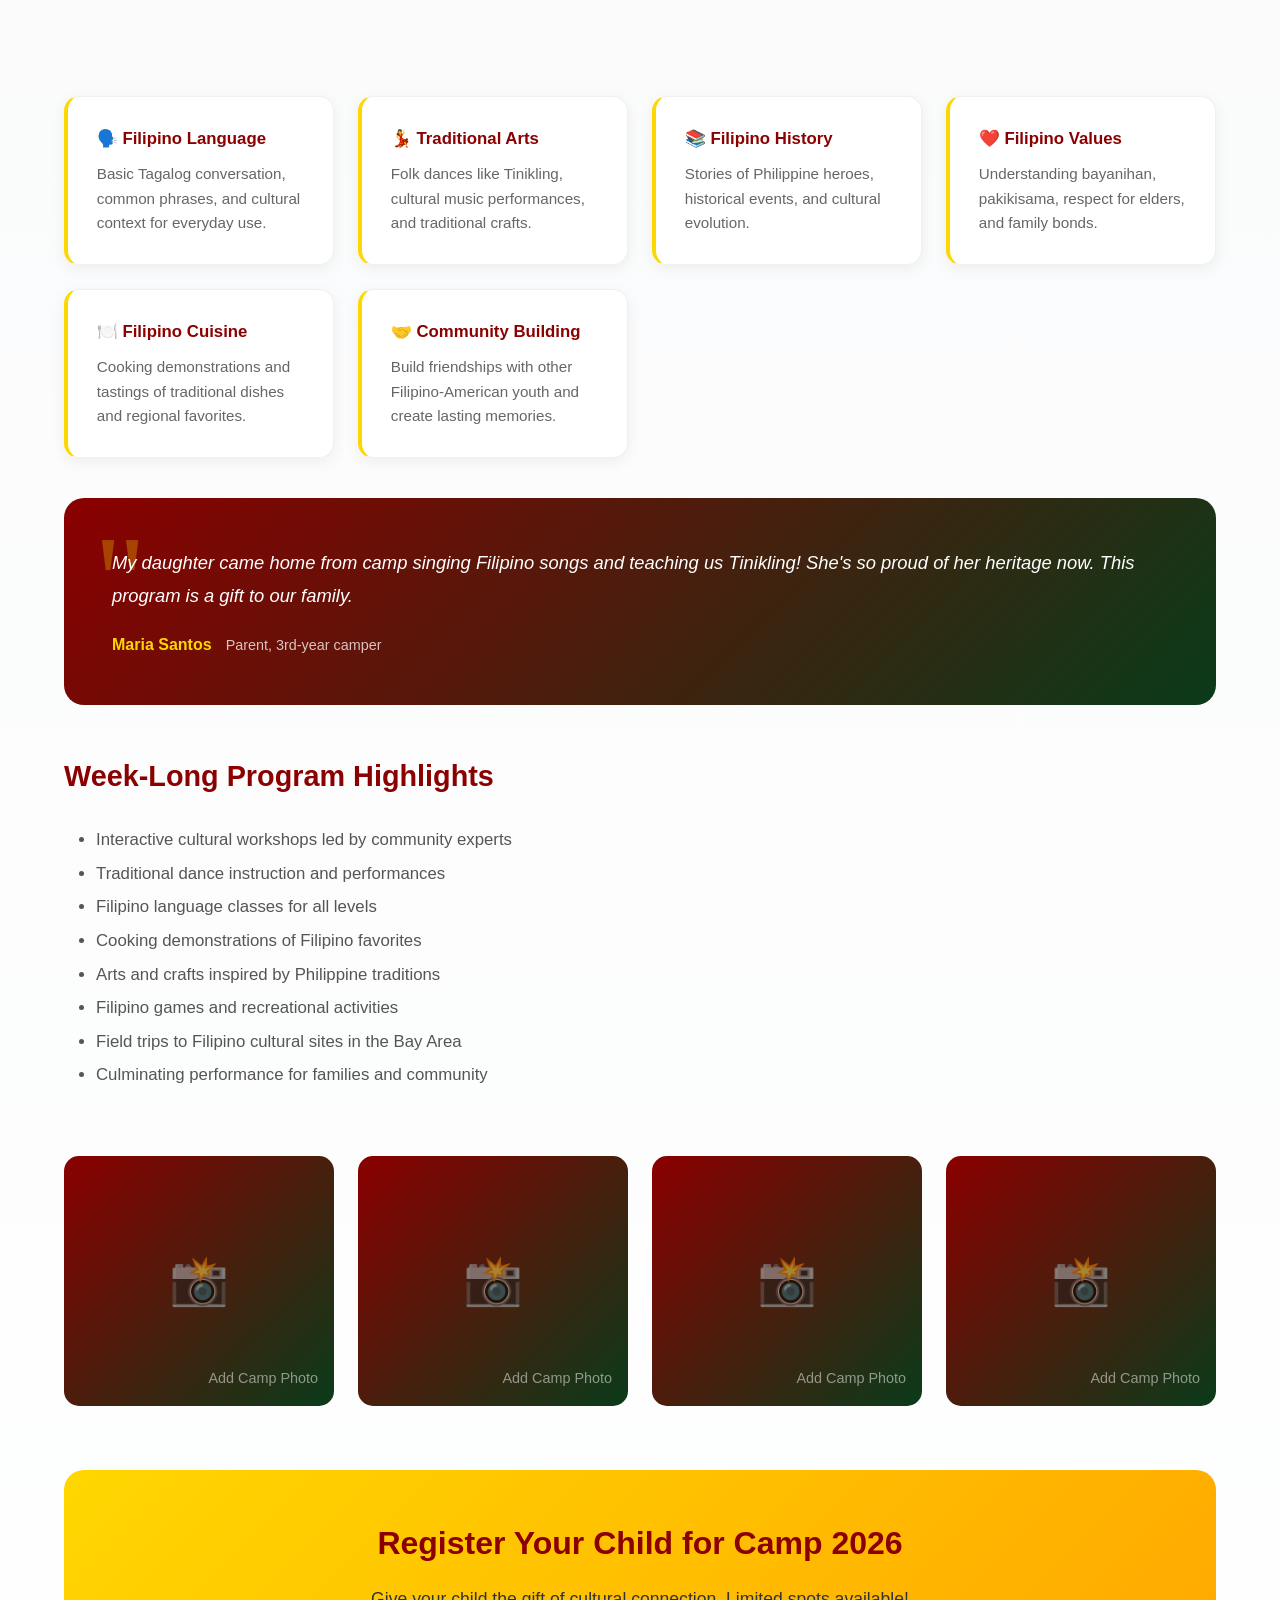
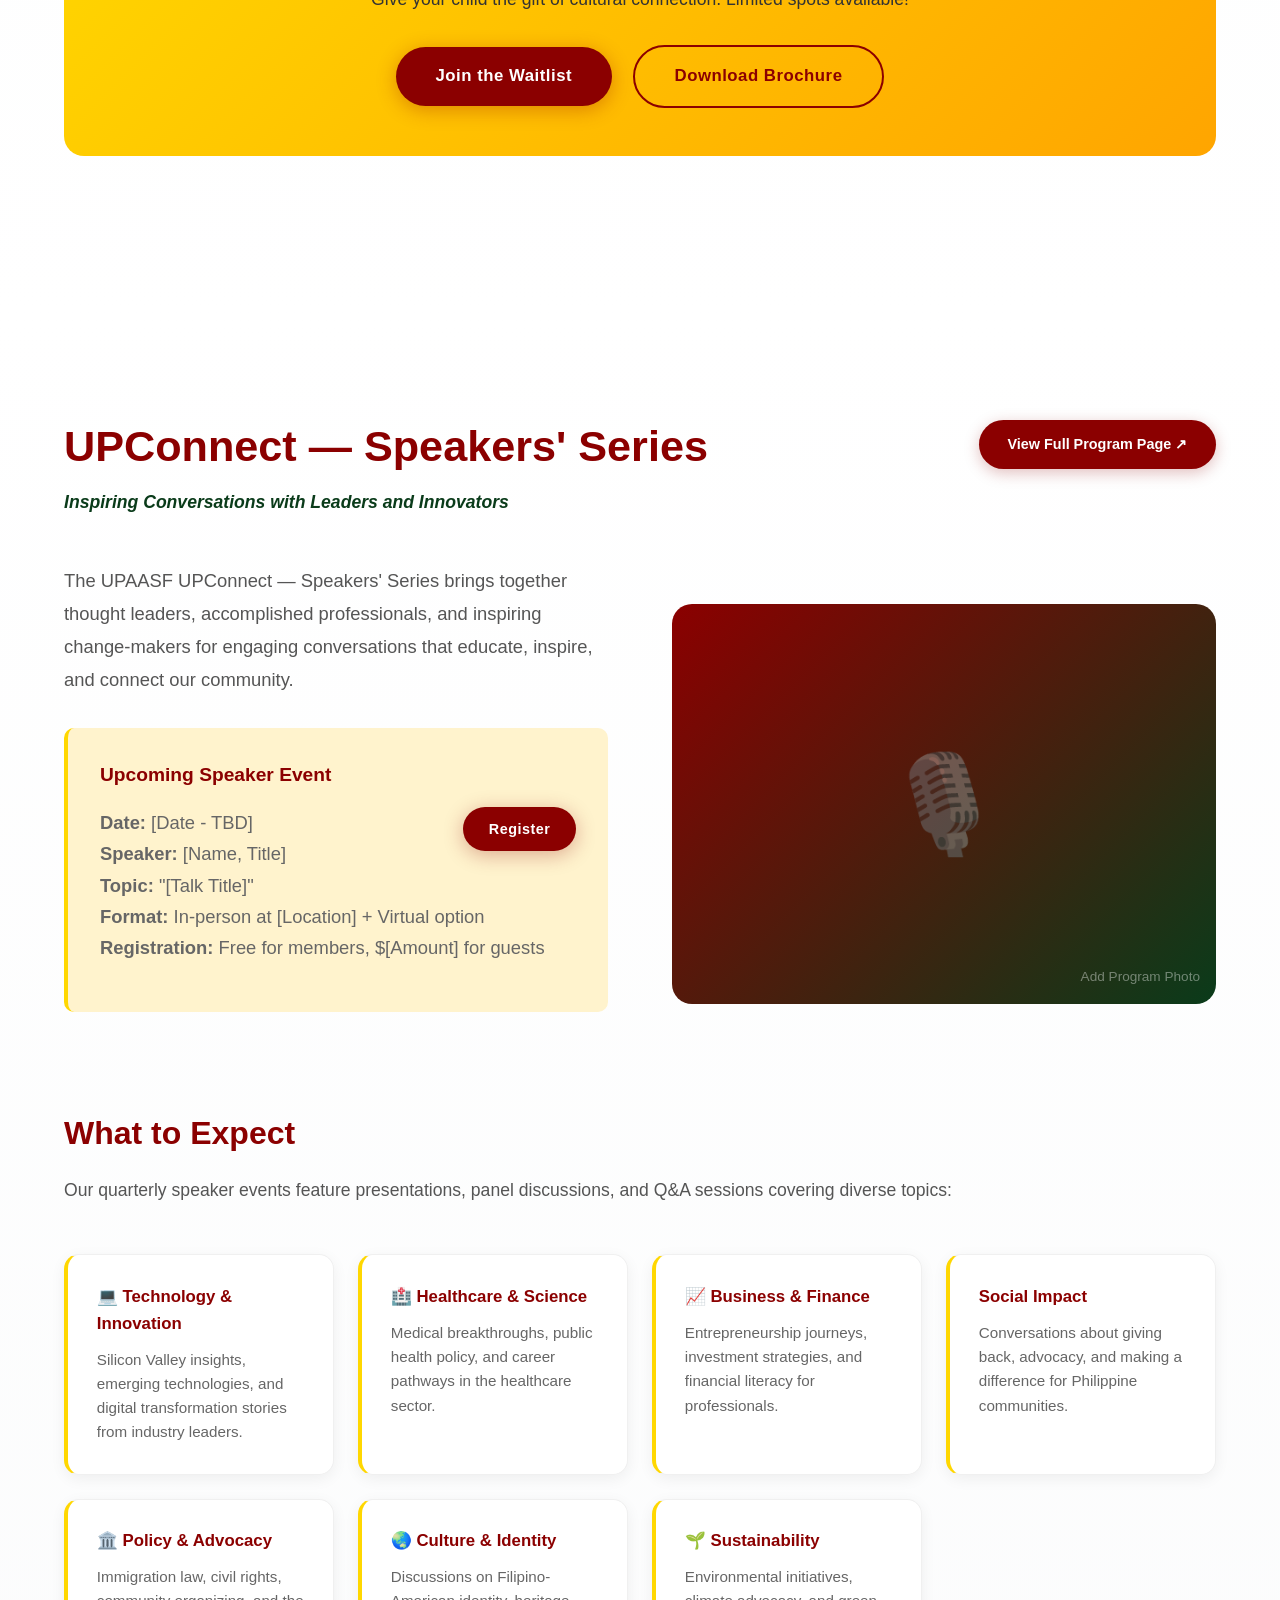
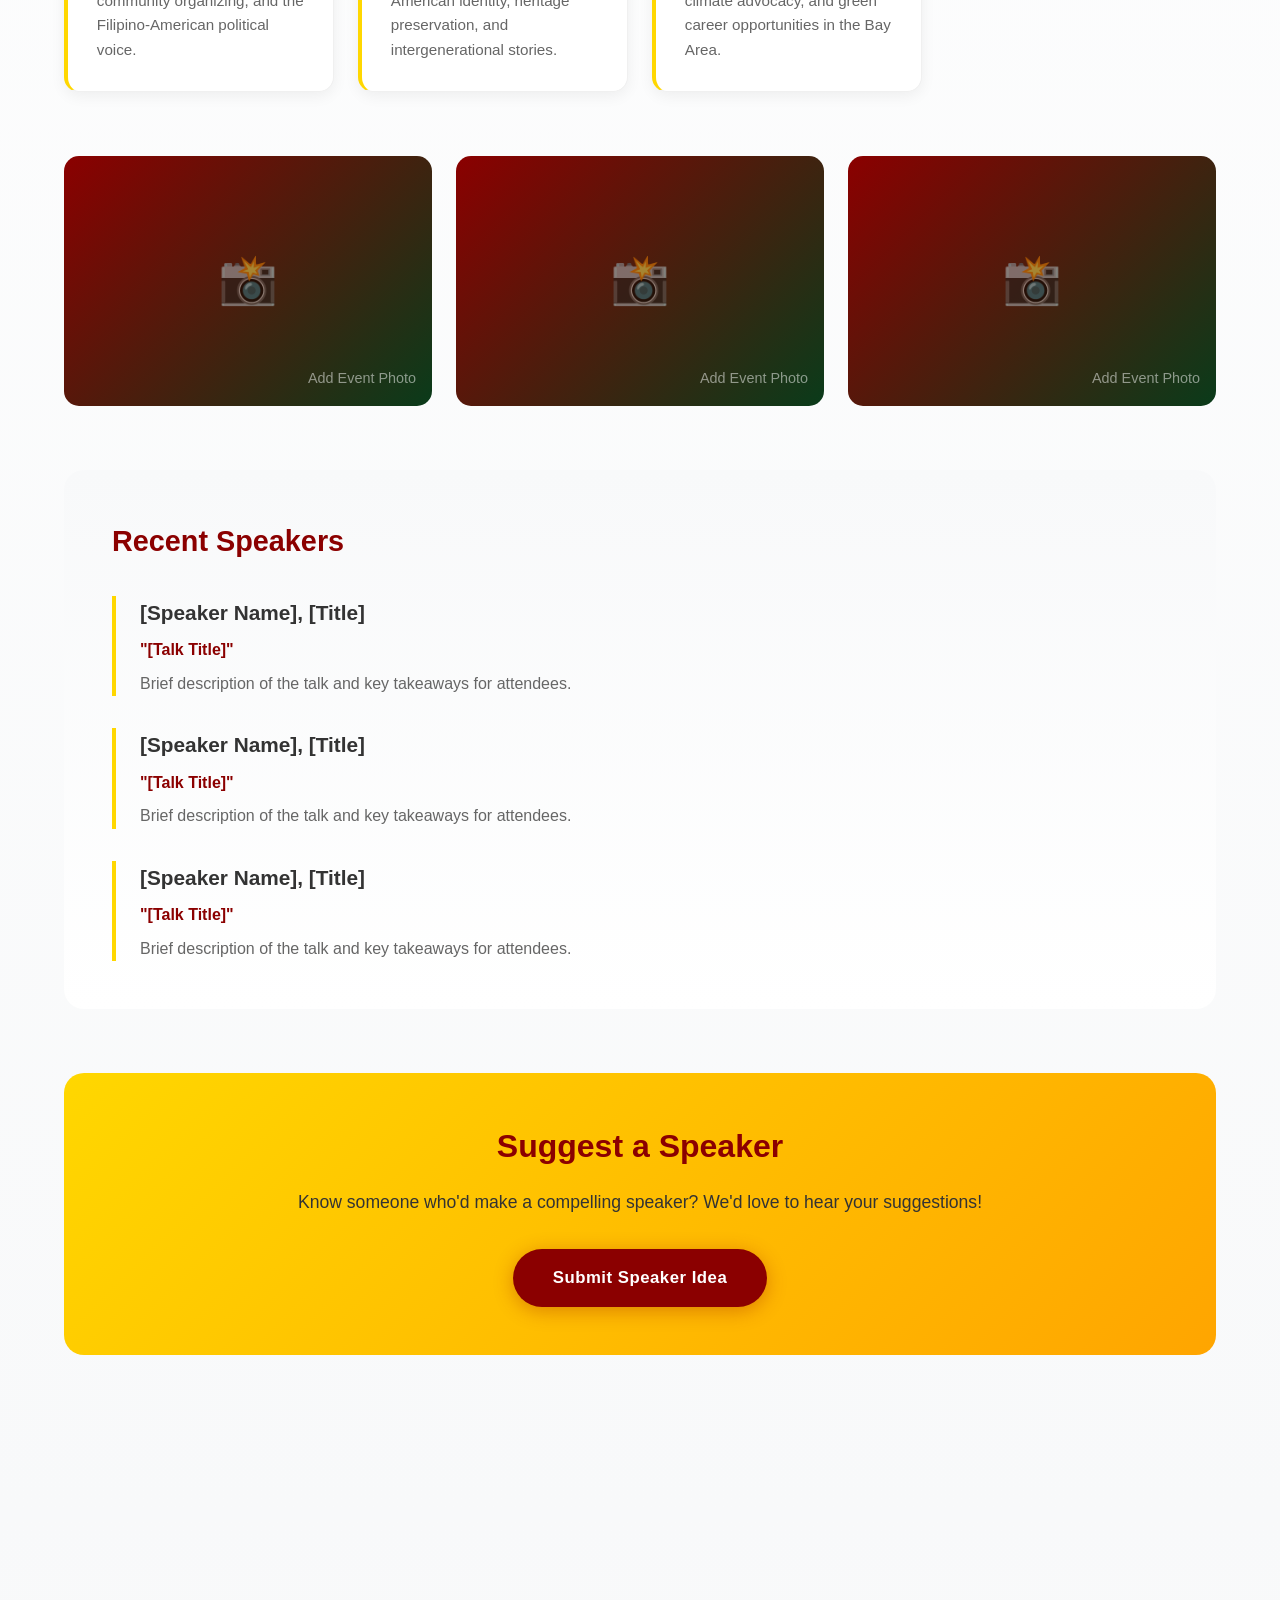
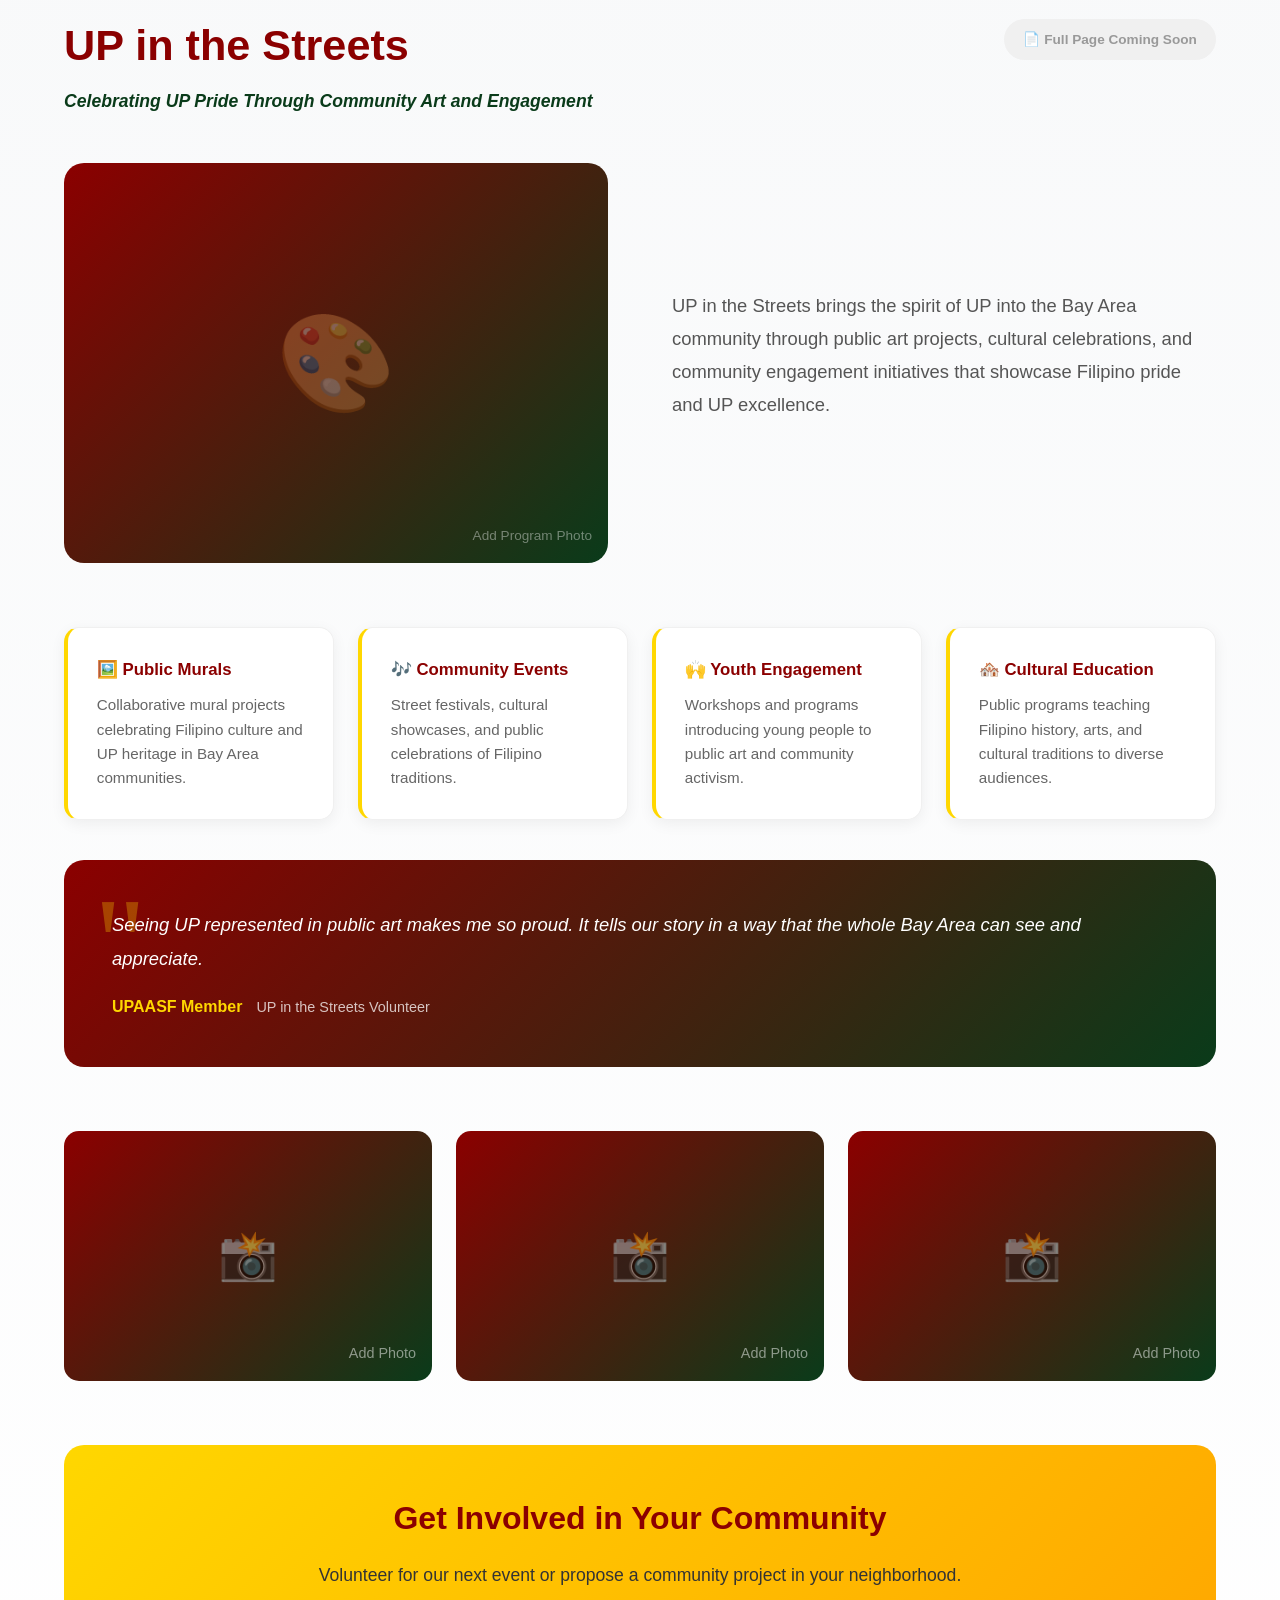
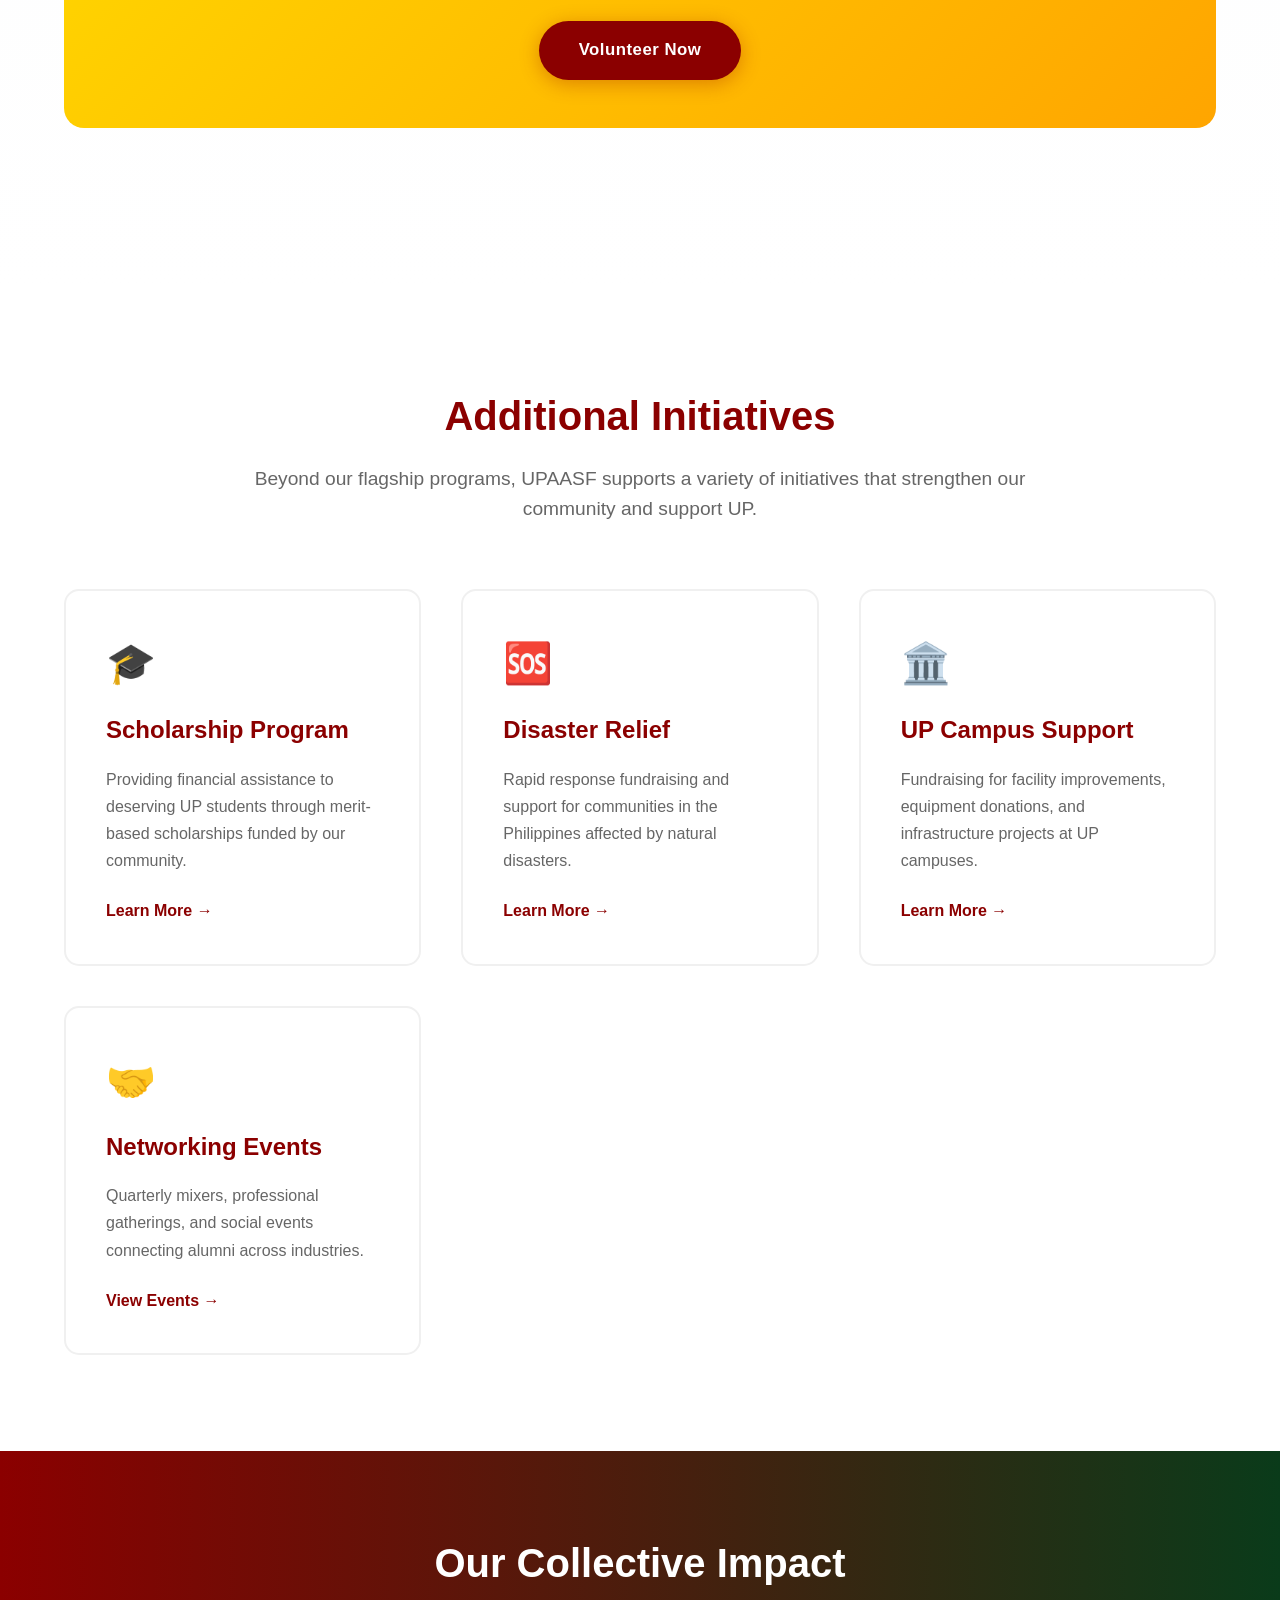
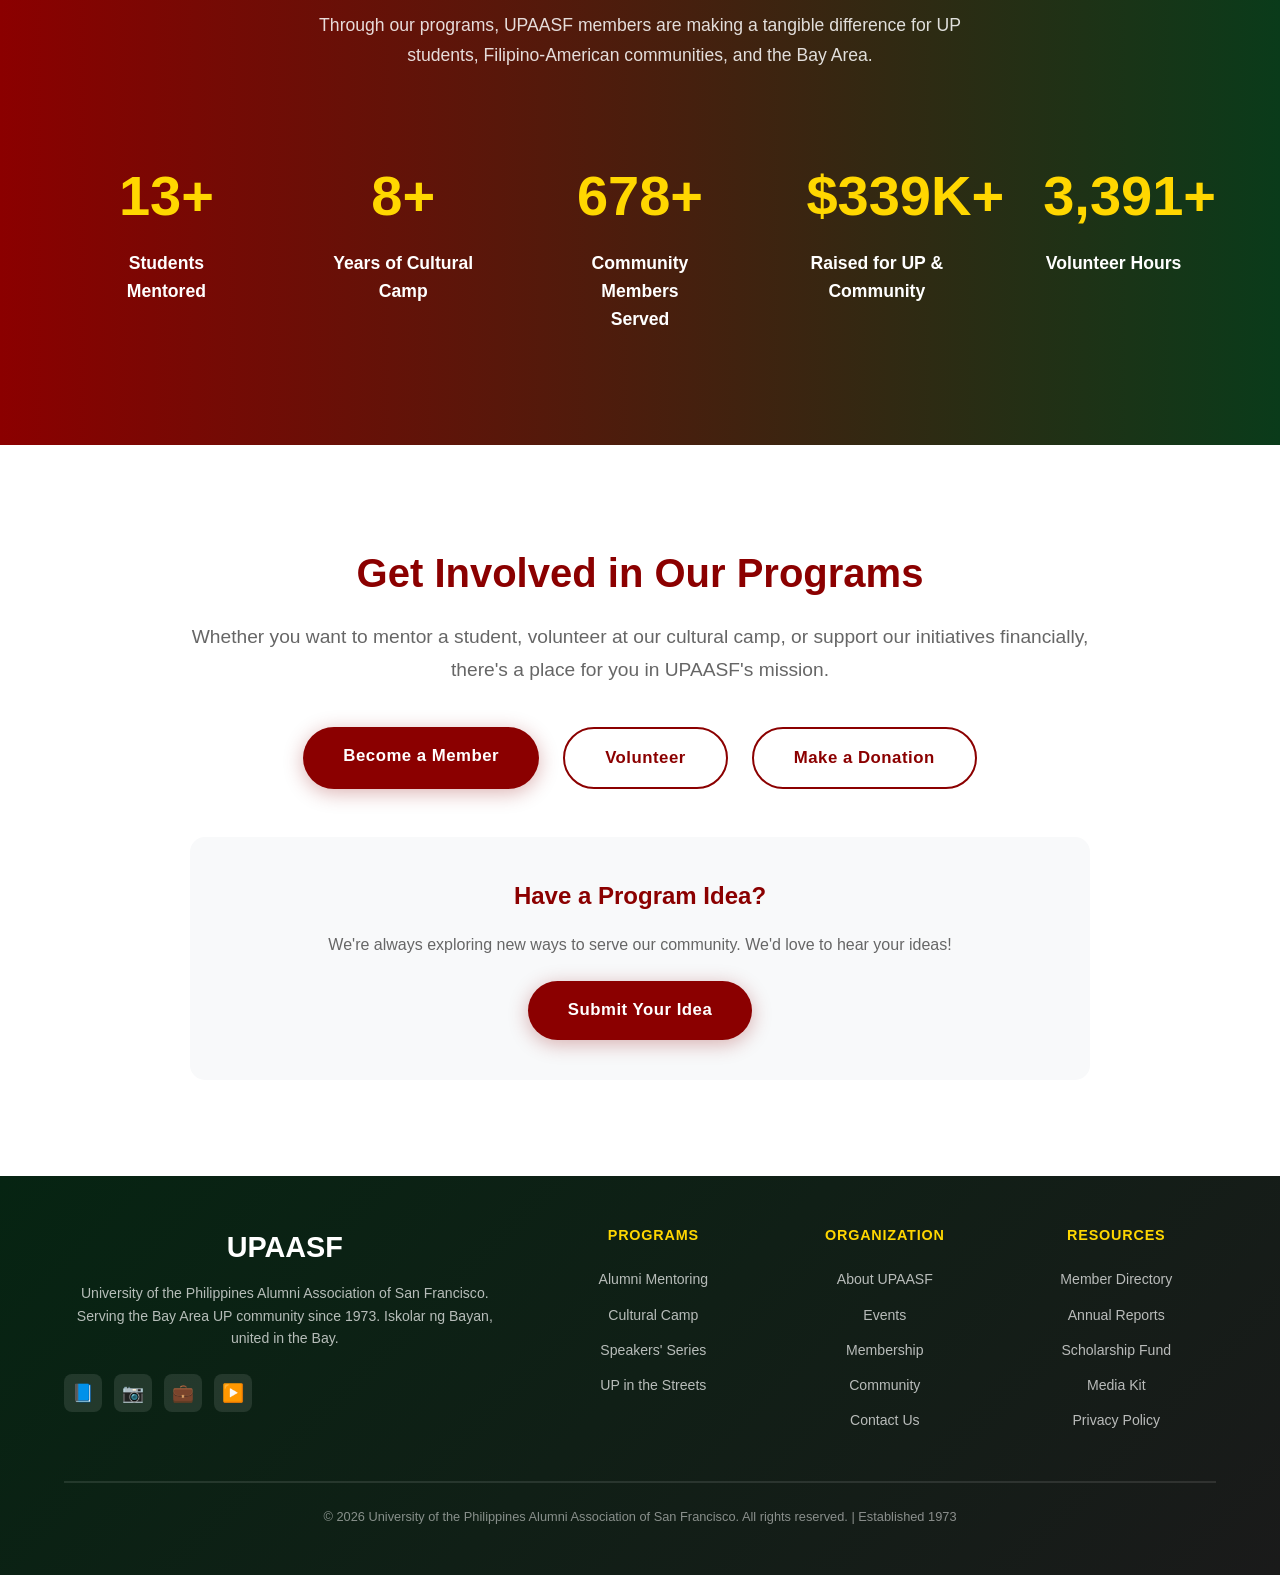
<file: programs.html>
<!DOCTYPE html>
<html lang="en">
<head>
    <meta charset="UTF-8">
    <meta name="viewport" content="width=device-width, initial-scale=1.0">
    <title>UPAASF Programs | Alumni Mentoring, Cultural Summer Camp & More</title>
    <meta name="description" content="Explore UPAASF programs: Alumni Mentoring, Filipino Cultural Immersion Summer Camp, UPConnect, and philanthropic initiatives serving the Bay Area.">

    <!-- Meta tags to prevent search engines from indexing and crawling this page,  -->
    <meta name="robots" content="noindex, nofollow">

    <!-- Prevent AI bots from crawling this page -->
    <meta name="noai" content="true">

    <link rel="stylesheet" href="./shared/styles.css">
    <style>
        /* ── Page Hero override: radial gradient watermark (full-bleed) ── */
        .page-hero::before {
            content: '';
            top: 0;
			left: 0;
			right: 0;
			bottom: 0;
            background:
                radial-gradient(circle at 20% 50%, rgba(255,215,0,0.1) 0%, transparent 50%),
                radial-gradient(circle at 80% 80%, rgba(255,215,0,0.1) 0%, transparent 50%);
        }

        /* ── Section anchor offset: fixed nav height + sticky sub-nav height ── */
        .section-anchor {
            scroll-margin-top: calc(var(--nav-height) + 56px);
        }

        /* ── Programs overview ── */
        .programs-overview {
            padding: 6rem 5%;
            background: white;
        }

        .overview-content {
            max-width: 1400px;
            margin: 0 auto;
        }

        .overview-intro {
            text-align: center;
            margin-bottom: 5rem;
        }

        .overview-intro h3 {
            font-size: 2.5rem;
            color: var(--up-maroon);
            margin-bottom: 1rem;
            font-weight: 800;
        }

        .overview-intro p {
            font-size: 1.2rem;
            color: #666;
            max-width: 800px;
            margin: 0 auto;
            line-height: 1.8;
        }

        .programs-grid {
            display: grid;
            grid-template-columns: repeat(auto-fit, minmax(280px, 1fr));
            gap: 2rem;
            margin-bottom: 4rem;
        }

        .program-summary-card {
            background: white;
            border: 2px solid #f0f0f0;
            border-radius: 20px;
            padding: 2.5rem;
            transition: all 0.3s ease;
            display: flex;
            flex-direction: column;
        }

        .program-summary-card:hover {
            border-color: var(--up-gold);
            transform: translateY(-5px);
            box-shadow: 0 10px 40px rgba(0,0,0,0.1);
        }

        .program-summary-card .card-icon {
            font-size: 3rem;
            margin-bottom: 1rem;
        }

        .program-summary-card h4 {
            font-size: 1.35rem;
            color: var(--up-maroon);
            margin-bottom: 0.8rem;
            font-weight: 700;
        }

        .program-summary-card p {
            color: #666;
            line-height: 1.65;
            margin-bottom: 1.5rem;
            flex: 1;
        }

        /* Card action row: "Overview →" anchor + "Full Page ↗" button or pill */
        .card-actions {
            display: flex;
            align-items: center;
            gap: 1rem;
            flex-wrap: wrap;
        }

        .learn-more {
            color: var(--up-maroon);
            font-weight: 700;
            text-decoration: none;
            font-size: 0.92rem;
            display: inline-flex;
            align-items: center;
            gap: 0.4rem;
            transition: gap 0.2s;
        }

        .learn-more:hover { gap: 0.7rem; }

        .view-page-btn {
            display: inline-flex;
            align-items: center;
            gap: 6px;
            background: var(--up-maroon);
            color: white;
            padding: 0.5rem 1.1rem;
            border-radius: 25px;
            font-size: 0.82rem;
            font-weight: 700;
            text-decoration: none;
            transition: background 0.2s, transform 0.2s;
        }

        .view-page-btn:hover {
            background: var(--up-maroon-dark);
            transform: translateY(-2px);
        }

        .coming-soon-pill {
            display: inline-flex;
            align-items: center;
            gap: 4px;
            background: #f0f0f0;
            color: #999;
            padding: 0.4rem 0.9rem;
            border-radius: 25px;
            font-size: 0.78rem;
            font-weight: 700;
        }

        /* ── Program detail sections ── */
        .program-detail {
            padding: 6rem 5%;
            background: linear-gradient(to bottom, #f8f9fa, #ffffff);
        }

        .program-detail:nth-child(even) {
            background: linear-gradient(to bottom, #ffffff, #f8f9fa);
        }

        .program-container {
            max-width: 1400px;
            margin: 0 auto;
        }

        /* Section intro: heading + tagline on the left, "View Full Page" CTA on the right */
        .program-section-intro {
            display: flex;
            align-items: flex-start;
            justify-content: space-between;
            gap: 2rem;
            margin-bottom: 3rem;
            flex-wrap: wrap;
        }

        .program-section-intro-text h3 {
            font-size: 2.7rem;
            color: var(--up-maroon);
            font-weight: 900;
            margin-bottom: 0.4rem;
        }

        .program-section-intro-text .tagline {
            font-size: 1.1rem;
            color: var(--up-green);
            font-style: italic;
            font-weight: 600;
        }

        .view-full-page-cta {
            display: inline-flex;
            align-items: center;
            gap: 8px;
            background: var(--up-maroon);
            color: white;
            padding: 0.8rem 1.8rem;
            border-radius: 50px;
            font-size: 0.9rem;
            font-weight: 700;
            text-decoration: none;
            white-space: nowrap;
            transition: background 0.2s, transform 0.2s, box-shadow 0.2s;
            box-shadow: 0 4px 15px rgba(139,0,0,0.25);
            align-self: flex-start;
            margin-top: 0.5rem;
        }

        .view-full-page-cta:hover {
            background: var(--up-maroon-dark);
            transform: translateY(-2px);
            box-shadow: 0 6px 20px rgba(139,0,0,0.35);
        }

        .program-header {
            display: grid;
            grid-template-columns: 1fr 1fr;
            gap: 4rem;
            align-items: center;
            margin-bottom: 4rem;
        }

        .program-header-content p {
            font-size: 1.15rem;
            color: #555;
            line-height: 1.8;
            margin-bottom: 1rem;
        }

        .program-image {
            width: 100%;
            height: 400px;
            background: linear-gradient(135deg, var(--up-maroon), var(--up-green));
            border-radius: 20px;
            display: flex;
            align-items: center;
            justify-content: center;
            font-size: 6rem;
            color: rgba(255, 255, 255, 0.3);
            position: relative;
            overflow: hidden;
        }

        /* Label driven by --img-label CSS variable; fallback = 'Add Program Photo' */
        .program-image::after {
            content: var(--img-label, 'Add Program Photo');
            position: absolute;
            bottom: 1rem;
            right: 1rem;
            font-size: 0.85rem;
            color: rgba(255,255,255,0.4);
        }

        /* ── Features grid ── */
        .features-grid {
            display: grid;
            grid-template-columns: repeat(auto-fit, minmax(220px, 1fr));
            gap: 1.5rem;
            margin: 2.5rem 0;
        }

        .feature-box {
            background: white;
            padding: 1.8rem;
            border-radius: 15px;
            box-shadow: 0 4px 15px rgba(0,0,0,0.06);
            border: 1px solid #f0f0f0;
            transition: box-shadow 0.3s, border-color 0.3s;
			border-left: 4px solid var(--up-gold);
        }

        .feature-box:hover {
            box-shadow: 0 8px 25px rgba(0,0,0,0.1);
            border-color: var(--up-gold);
        }

        .feature-box h5 {
            font-size: 1.05rem;
            color: var(--up-maroon);
            margin-bottom: 0.6rem;
            font-weight: 700;
        }

        .feature-box p {
            color: #666;
            font-size: 0.95rem;
            line-height: 1.6;
        }

        /* ── Testimonial ── */
        .testimonial {
            background: linear-gradient(135deg, var(--up-maroon), var(--up-green));
            color: white;
            padding: 3rem;
            border-radius: 20px;
            margin: 2.5rem 0;
        }

        .testimonial::before {
            content: '"';
            position: absolute;
            top: -20px;
            left: 30px;
            font-size: 8rem;
            color: rgba(255, 215, 0, 0.3);
            font-family: Georgia, serif;
        }

        .testimonial-content {
            position: relative;
            z-index: 2;
        }

        .testimonial-content p {
            font-size: 1.15rem;
            font-style: italic;
            line-height: 1.8;
            margin-bottom: 1.2rem;
        }

        .testimonial-author {
            font-weight: 700;
            color: var(--up-gold);
        }

        .testimonial-author span {
            font-weight: 400;
            color: rgba(255,255,255,0.75);
            margin-left: 0.6rem;
            font-size: 0.9rem;
        }


        /* ── Stats bar (used here only) ── */
        .stats-bar {
            display: grid;
            grid-template-columns: repeat(auto-fit, minmax(200px, 1fr));
            gap: 2rem;
            background: #f8f9fa;
            padding: 3rem;
            border-radius: 20px;
            margin: 4rem 0;
        }

        .stat-item {
            text-align: center;
        }

        .stat-number {
            font-size: 3rem;
            font-weight: 900;
            color: var(--up-maroon);
            display: block;
        }

        .stat-label {
            color: #666;
            font-weight: 600;
            margin-top: 0.5rem;
        }

        /* ── CTA box (gold gradient — used within program sections) ── */
        .cta-box {
            background: linear-gradient(135deg, var(--up-gold), #FFA500);
            padding: 3rem;
            border-radius: 20px;
            text-align: center;
            margin: 4rem 0;
        }

        .cta-box h4 {
            font-size: 2rem;
            color: var(--up-maroon);
            margin-bottom: 1rem;
            font-weight: 800;
        }

        .cta-box p {
            font-size: 1.1rem;
            color: #333;
            margin-bottom: 2rem;
            line-height: 1.6;
        }

        /* ── Photo gallery strip ── */
        .photo-gallery {
            display: grid;
            grid-template-columns: repeat(auto-fit, minmax(250px, 1fr));
            gap: 1.5rem;
            margin: 4rem 0;
        }

        .gallery-item {
            height: 250px;
            background: linear-gradient(135deg, var(--up-maroon), var(--up-green));
            border-radius: 15px;
            overflow: hidden;
            position: relative;
            cursor: pointer;
            transition: transform 0.3s ease;
        }

        .gallery-item:hover { transform: scale(1.05); }

        .gallery-placeholder {
            width: 100%;
            height: 100%;
            display: flex;
            align-items: center;
            justify-content: center;
            color: rgba(255, 255, 255, 0.5);
            font-size: 3rem;
        }

        /* Label driven by --img-label CSS variable; fallback = 'Add Photo' */        .gallery-placeholder::after {
            content: var(--img-label, 'Add Photo');
            position: absolute;
            bottom: 1rem;
            right: 1rem;
            font-size: 0.9rem;
            color: rgba(255, 255, 255, 0.5);
        }

        /* ── Info box (highlighted callout) ── */
        .info-box {
            background: #fff3cd;
            border-left: 4px solid var(--up-gold);
            padding: 2rem;
            border-radius: 10px;
            margin: 2rem 0;
        }

        .info-box h5 {
            color: var(--up-maroon);
            margin-bottom: 1rem;
            font-size: 1.2rem;
            font-weight: 700;
        }

        .info-box p, .info-box li { color: #666; line-height: 1.7; }
        .info-box ul { margin-top: 0.8rem; padding-left: 1.5rem; }
        .info-box li { margin-bottom: 0.4rem; }
		
		/* ── Info-box CTA — three placement variants (optional) ──────────────────
           All three collapse identically on mobile (see @media block).

           VARIANT 1 — bottom (default)
             Place <div class="info-box-cta"> as the last child.
             Renders below all content with a divider line above.

           VARIANT 2 — top-right
             Wrap the h5 + cta together in <div class="info-box-header">.
             Button sits flush right of the title on the same row.

           VARIANT 3 — inline-right
             Add class "info-box--has-inline-cta" to the parent .info-box.
             Place <div class="info-box-cta info-box-cta--inline-right">
             immediately after the h5 (before body content).
             Button floats right; text wraps around it.
        ─────────────────────────────────────────────────────────────── */

        /* -- Base CTA (bottom, default) -- */
        .info-box-cta {
            margin-top: 1.5rem;
            padding-top: 1.5rem;
            border-top: 1px solid rgba(139, 0, 0, 0.12);
        }

        /* -- Shared button sizing inside any info-box -- */
        .info-box .btn {
            font-size: 0.9rem;
            padding: 0.65rem 1.6rem;
        }

        /* -- top-right: header row that holds h5 + button side by side -- */
        .info-box-header {
            display: flex;
            align-items: center;
            justify-content: space-between;
            gap: 1rem;
            margin-bottom: 1rem; /* replaces h5's own bottom margin */
        }

        .info-box-header h5 {
            margin-bottom: 0; /* spacing handled by .info-box-header */
        }

        .info-box-cta--top-right {
            margin-top: 0;
            padding-top: 0;
            border-top: none;
            flex-shrink: 0; /* prevent button from squishing the title */
        }

        /* -- inline-right: button floats right, body text wraps around it -- */
        .info-box--has-inline-cta::after {
            content: '';
            display: table;
            clear: both; /* clearfix so the box stretches around the float */
        }

        .info-box-cta--inline-right {
            float: right;
            margin-top: 0;
            padding-top: 0;
            border-top: none;
            margin-left: 1.5rem;
            margin-bottom: 0.5rem;
        }

        /* -- Mobile: all three variants collapse to full-width bottom button -- */
        @media (max-width: 768px) {
            .info-box-header {
                flex-direction: column;
                align-items: flex-start;
                gap: 0;
            }

            .info-box-header h5 {
                margin-bottom: 1rem;
            }

            /* Normalise all variants to bottom layout */
            .info-box-cta,
            .info-box-cta--top-right,
            .info-box-cta--inline-right {
                float: none;
                margin-top: 1.5rem;
                padding-top: 1.5rem;
                border-top: 1px solid rgba(139, 0, 0, 0.12);
                margin-left: 0;
                margin-bottom: 0;
            }

            /* Full-width tap target on mobile */
            .info-box-cta .btn,
            .info-box-cta--top-right .btn,
            .info-box-cta--inline-right .btn {
                display: block;
                width: 100%;
                text-align: center;
            }
        }
		
        /* ── All Programs overview (bottom) ── */
        .all-programs-section {
            background: white;
            padding: 6rem 5%;
        }


        /* ── Overall Impact stats bar ── */
        .impact-section {
            background: linear-gradient(90deg, var(--up-maroon), var(--up-green));
            padding: 5rem 5%;
            text-align: center;
            color: white;
        }

        .impact-section h3 {
            font-size: 2.5rem;
            font-weight: 800;
            margin-bottom: 1rem;
        }

        .impact-section > p {
            font-size: 1.1rem;
            opacity: 0.85;
            max-width: 700px;
            margin: 0 auto 3rem;
            line-height: 1.7;
        }

        .impact-stats {
            display: grid;
            grid-template-columns: repeat(auto-fit, minmax(200px, 1fr));
            gap: 2rem;
            max-width: 1400px;
            margin: 0 auto;
        }

        .impact-stat {
            padding: 2rem;
        }

        .impact-stat-number {
            font-size: 3.5rem;
            font-weight: 900;
            color: var(--up-gold);
            display: block;
            margin-bottom: 0.5rem;
        }

        .impact-stat-label {
            font-size: 1.1rem;
            font-weight: 600;
        }

        /* ── Responsive ── */
        @media (max-width: 968px) {
            .program-header { grid-template-columns: 1fr; }
        }

        @media (max-width: 768px) {
            .program-section-intro { flex-direction: column; align-items: flex-start; }
            .program-section-intro-text h3 { font-size: 2rem; }
            .program-image { display: none; }   /* hide decorative block on mobile */
        }
    </style>
</head>
<body data-page="programs" data-join-href="#join">

    <div id="site-header"></div>

    <!-- ── Page Hero ── -->
    <section class="page-hero">
        <div class="page-hero-content">
            <h2>Programs That Connect, Empower, and Inspire</h2>
            <p>From groundbreaking mentoring initiatives to beloved cultural traditions, our programs create meaningful connections and lasting impact</p>
        </div>
    </section>

    <!-- ── Programs Sub-Nav ── -->
    <nav class="programs-subnav" aria-label="Programs sections">
        <div class="subnav-container">
            <a href="#overview" class="subnav-item active" data-target="overview">
                📋 All Programs
            </a>
            <a href="#mentoring" class="subnav-item" data-target="mentoring">
                🎓 Alumni Mentoring
            </a>
            <a href="#cultural-camp" class="subnav-item" data-target="cultural-camp">
                🎭 Cultural Camp
            </a>
            <a href="#speakers" class="subnav-item" data-target="speakers">
                🎙️ UPConnect — Speakers' Series
            </a>
            <a href="#up-streets" class="subnav-item" data-target="up-streets">
                🎨 UP in the Streets
            </a>
        </div>
    </nav>

	<!-- ── Strategic Goals ── -->
	<section class="strategic-goals" id="strategic-goals">
		<div class="strategic-goals-container">
			<div class="section-header">
				<h3>Our Strategic Goals</h3>
				<p>Every UPAASF program is guided by a clear strategic direction — three commitments that define how we serve our members, students, and community.</p>
			</div>

			<div class="goals-grid">
				<div class="goal-card fade-in">
					<div class="goal-number">01</div>
					<h4>Global Unity and Collaboration</h4>
					<p>We seek to unite UP alumni—locally and globally—along with their families and extended professional and community networks. Together, we collaborate to serve society and advance the well-being of humanity through meaningful engagement, shared purpose, and collective impact.</p>
				</div>
				<div class="goal-card fade-in">
					<div class="goal-number">02</div>
					<h4>Purposeful Service and Innovation</h4>
					<p>We advance purposeful service and meaningful change through innovation, lifelong connections, and sustainable impact driven by strong global leadership.</p>
				</div>
				<div class="goal-card fade-in">
					<div class="goal-number">03</div>
					<h4>Educational Excellence and Diaspora Growth</h4>
					<p>We are committed to fostering educational excellence, advancing social mobility, and supporting the cultural growth of Filipino-Americans. By building strong ties with alumni and the University, we extend our impact beyond borders—strengthening the Filipino diaspora and contributing to a more just and vibrant future for all.</p>
				</div>
                
                <!--
				<div class="goal-card fade-in">
					<div class="goal-number">01</div>
					<h4>Strengthen Alumni Connections</h4>
					<p>[Placeholder] Foster a vibrant, engaged alumni network across the Bay Area by creating meaningful opportunities for UP graduates to connect, collaborate, and support one another throughout their careers and lives.</p>
				</div>

				<div class="goal-card fade-in">
					<div class="goal-number">02</div>
					<h4>Empower the Next Generation</h4>
					<p>[Placeholder] Support current UP students through mentorship, scholarships, and professional development programs that bridge the gap between their education and successful careers in the global workforce.</p>
				</div>

				<div class="goal-card fade-in">
					<div class="goal-number">03</div>
					<h4>Preserve Filipino Heritage</h4>
					<p>[Placeholder] Celebrate and transmit Filipino culture, language, and values to the next generation of Filipino-Americans through immersive programs, community events, and cultural education initiatives.</p>
				</div>

				<div class="goal-card fade-in">
					<div class="goal-number">04</div>
					<h4>Give Back to Our Alma Mater</h4>
					<p>[Placeholder] Channel the collective resources and talents of our membership toward meaningful contributions to the University of the Philippines — from campus improvements and scholarships to disaster relief and institutional partnerships.</p>
				</div>

				<div class="goal-card fade-in">
					<div class="goal-number">05</div>
					<h4>Build Sustainable Community Impact</h4>
					<p>[Placeholder] Expand UPAASF's reach and long-term impact in the Bay Area by developing programs, partnerships, and governance structures that ensure our mission endures for generations to come.</p>
				</div>
                -->

			</div>
		</div>
	</section>

    <!-- ── Programs Overview ── -->
    <section class="programs-overview section-anchor" id="overview">
        <div class="overview-content">
            <div class="overview-intro">
                <h3>Making a Difference Through Action</h3>
                <p>UPAASF's programs reflect our commitment to excellence, service, and community. Each initiative is designed to strengthen connections between UP alumni, support current students, preserve Filipino heritage, and give back to our alma mater.</p>
            </div>

            <div class="programs-grid">
                <div class="program-summary-card fade-in">
                    <div class="card-icon">🎓</div>
                    <h4>Alumni Mentoring Program</h4>
                    <p>Connect UP students with Bay Area professionals for career guidance and design thinking sessions.</p>
                    <div class="card-actions">
                        <a href="#mentoring" class="learn-more">Overview →</a>
                        <a href="./alumni-mentoring-program.html" class="view-page-btn">Full Page ↗</a>
                    </div>
                </div>

                <div class="program-summary-card fade-in">
                    <div class="card-icon">🎭</div>
                    <h4>Filipino Cultural Immersion Summer Camp</h4>
                    <p>Introduce youth to Filipino heritage, language, and traditions through our beloved annual program.</p>
                    <div class="card-actions">
                        <a href="#cultural-camp" class="learn-more">Overview →</a>
                        <a href="./cultural-immersion-camp.html" class="view-page-btn">Full Page ↗</a>
                    </div>
                </div>

                <div class="program-summary-card fade-in">
                    <div class="card-icon">💡</div>
                    <h4>UPConnect — Speakers' Series</h4>
                    <p>Engage with thought leaders and accomplished professionals on diverse topics and industries.</p>
                    <div class="card-actions">
                        <a href="#speakers" class="learn-more">Overview →</a>
                        <a href="./speakers-series.html" class="view-page-btn">Full Page ↗</a>
                    </div>
                </div>

                <div class="program-summary-card fade-in">
                    <div class="card-icon">🎨</div>
                    <h4>UP in the Streets</h4>
                    <p>Community engagement and public art initiatives celebrating UP pride and Filipino culture.</p>
                    <div class="card-actions">
                        <a href="#up-streets" class="learn-more">Overview →</a>
                        <span class="coming-soon-pill">📄 Page Coming Soon</span>
                    </div>
                </div>
            </div>
        </div>
    </section>

    <!-- ── Alumni Mentoring Program ── -->
    <section class="program-detail section-anchor" id="mentoring">
        <div class="program-container">

            <div class="program-section-intro">
                <div class="program-section-intro-text">
                    <h3>Alumni Mentoring Program</h3>
                    <p class="tagline">Empowering the Next Generation of UP Leaders</p>
                </div>
                <a href="./alumni-mentoring-program.html" class="view-full-page-cta">
                    View Full Program Page ↗
                </a>
            </div>

            <div class="program-header">
                <div class="program-header-content">
                    <p>The UPAASF Alumni Mentoring Program represents a bold vision: connecting UP students in the Philippines with accomplished professionals in the San Francisco Bay Area to provide career guidance, share global perspectives, and foster the innovative thinking that will shape their futures.</p>
                    <p>Launched in November 2023, this program is the first of its kind among UP alumni chapters worldwide. Developed in partnership with UP Diliman's Office of Student Development Services, the program uses a design thinking approach that puts students' needs, desires, and challenges at the heart of the mentorship experience.</p>

                    <!--
					<div class="info-box">
                        <h5>Program Cycle</h5>
                        <p>Each cohort runs for <strong>six months</strong>, launching every <strong>November</strong>. Pairs are matched based on career interests, industries, and mentee goals.</p>
                        <div class="info-box-cta">
                            <a href="./alumni-mentoring-program.html" class="btn btn-primary">Learn More &amp; Apply</a>
                        </div>
                    </div>
                    </div>
					-->
                </div>
                <div class="program-image fade-in" style="--img-label: 'Add Mentoring Photo'">🎓</div>
            </div>

            <div class="features-grid">
                <div class="feature-box fade-in">
                    <h5>🤝 One-on-One Mentorship</h5>
                    <p>Personalized career guidance conversations tailored to each student's goals and aspirations.</p>
                </div>
                <div class="feature-box fade-in">
                    <h5>🧠 Design Thinking Workshops</h5>
                    <p>Collaborative sessions teaching innovative problem-solving and strategic planning skills.</p>
                </div>
                <div class="feature-box fade-in">
                    <h5>🌐 Network Access</h5>
                    <p>Introductions to your mentor's professional network — a priceless head-start in a competitive market.</p>
                </div>
                <div class="feature-box fade-in">
                    <h5>📄 Career Prep</h5>
                    <p>Resume reviews, interview coaching, and application support tailored to your specific goals.</p>
                </div>
                <div class="feature-box fade-in">
                    <h5>🏢 Industry Insight</h5>
                    <p>Gain an honest, candid view of your target industry through real-world experience.</p>
                </div>
				<!--
                <div class="feature-box fade-in">
                    <h5>🌏 UP Community</h5>
                    <p>Join a lifelong community of fellow UP scholars navigating similar journeys in the Bay Area.</p>
                </div>
				-->
            </div>

            <div class="testimonial fade-in">
                <div class="testimonial-content">
                    <p>This program could not have come at a better time. I had some idea of where I wanted to be but was unsure of how to get there. The mentorship sessions gave me clarity and confidence.</p>
                    <div class="testimonial-author">
                        Hannah Nicole Gaudiel <span>BS Statistics, UP Diliman</span>
                    </div>
                </div>
            </div>

            <div class="stats-bar">
                <div class="stat-item">
                    <span class="stat-number">15</span>
                    <span class="stat-label">Students Mentored</span>
                </div>
                <div class="stat-item">
                    <span class="stat-number">8</span>
                    <span class="stat-label">Colleges Represented</span>
                </div>
                <div class="stat-item">
                    <span class="stat-number">6+</span>
                    <span class="stat-label">Professional Fields</span>
                </div>
                <div class="stat-item">
                    <span class="stat-number">100%</span>
                    <span class="stat-label">Student Satisfaction</span>
                </div>
            </div>
			
            <div style="margin: 3rem 0;">
                <h4 style="font-size: 1.8rem; color: var(--up-maroon); margin-bottom: 1.5rem;">Our Mentors</h4>
                <p style="font-size: 1.1rem; color: #555; line-height: 1.8; margin-bottom: 1rem;">Our mentors bring decades of expertise from leading organizations across the Bay Area:</p>
                <ul style="font-size: 1.05rem; color: #555; line-height: 2; padding-left: 2rem;">
                    <li>Software development managers at major tech companies</li>
                    <li>Marketing and communications professionals</li>
                    <li>Healthcare administrators and medical professionals</li>
                    <li>Entrepreneurs and business leaders</li>
                    <li>Engineers and technical experts</li>
                    <li>Academic researchers and professors</li>
                </ul>
            </div>

            <div class="photo-gallery">
                <div class="gallery-item fade-in"><div class="gallery-placeholder" style="--img-label: 'Mentor'">🧑‍🏫</div></div>
                <div class="gallery-item fade-in"><div class="gallery-placeholder" style="--img-label: 'Learning'">🧠</div></div>
                <div class="gallery-item fade-in"><div class="gallery-placeholder" style="--img-label: 'Guidance'">🧭</div></div>
                <div class="gallery-item fade-in"><div class="gallery-placeholder" style="--img-label: 'Growth'">🌱</div></div>
            </div>

            <div class="cta-box fade-in">
                <h4>Become a Mentor</h4>
                <p>Share your expertise and make a lasting impact on a UP student's future. We're seeking experienced professionals to join our mentor network.</p>
                <a href="./contact.html" class="btn btn-primary">Apply to Mentor</a>
            </div>
        </div>
    </section>

    <!-- ── Filipino Cultural Immersion Summer Camp ── -->
    <section class="program-detail section-anchor" id="cultural-camp">
        <div class="program-container">

            <div class="program-section-intro">
                <div class="program-section-intro-text">
                    <h3>Filipino Cultural Immersion Summer Camp</h3>
                    <p class="tagline">Passing Filipino Heritage to the Next Generation</p>
                </div>
                <a href="./cultural-immersion-camp.html" class="view-full-page-cta">
                    View Full Program Page ↗
                </a>                
            </div>

            <div class="program-header">
                <div class="program-image fade-in">🎭</div>
                <div class="program-header-content">
                    <p>Now in its 13th year, the UPAASF Annual Filipino Cultural Immersion Summer Camp has been a cornerstone of our mission to preserve and celebrate Filipino culture in the Bay Area. This beloved program introduces children and young adults to the rich tapestry of Filipino heritage.</p>

                    <div class="info-box">
                        <div class="info-box-header">
                            <h5>2026 Camp Information</h5>
                            <div class="info-box-cta info-box-cta--top-right">
                                <a href="./contact.html" class="btn btn-primary">Register</a>
                            </div>
                        </div>
                        <p>
                            <strong>Dates:</strong> Week of July — TBD<br>
                            <strong>Location:</strong> Venue TBD<br>
                            <strong>Ages:</strong> 8–17 years old<br>
                            <strong>Cost:</strong> $350 (scholarships available)<br>
                            <strong>Registration Opens:</strong> Spring 2026
                        </p>
                    </div>
                </div>
            </div>
			
            <div class="features-grid">
                <div class="feature-box fade-in">
                    <h5>🗣️ Filipino Language</h5>
                    <p>Basic Tagalog conversation, common phrases, and cultural context for everyday use.</p>
                </div>
                <div class="feature-box fade-in">
                    <h5>💃 Traditional Arts</h5>
                    <p>Folk dances like Tinikling, cultural music performances, and traditional crafts.</p>
                </div>
                <div class="feature-box fade-in">
                    <h5>📚 Filipino History</h5>
                    <p>Stories of Philippine heroes, historical events, and cultural evolution.</p>
                </div>
                <div class="feature-box fade-in">
                    <h5>❤️ Filipino Values</h5>
                    <p>Understanding bayanihan, pakikisama, respect for elders, and family bonds.</p>
                </div>
                <div class="feature-box fade-in">
                    <h5>🍽️ Filipino Cuisine</h5>
                    <p>Cooking demonstrations and tastings of traditional dishes and regional favorites.</p>
                </div>
                <div class="feature-box fade-in">
                    <h5>🤝 Community Building</h5>
                    <p>Build friendships with other Filipino-American youth and create lasting memories.</p>
                </div>
            </div>

            <div class="testimonial fade-in">
                <div class="testimonial-content">
                    <p>My daughter came home from camp singing Filipino songs and teaching us Tinikling! She's so proud of her heritage now. This program is a gift to our family.</p>
                    <div class="testimonial-author">
                        Maria Santos <span>Parent, 3rd-year camper</span>
                    </div>
                </div>
            </div>

            <div style="margin: 3rem 0;">
                <h4 style="font-size: 1.8rem; color: var(--up-maroon); margin-bottom: 1.5rem;">Week-Long Program Highlights</h4>
                <ul style="font-size: 1.05rem; color: #555; line-height: 2; padding-left: 2rem;">
                    <li>Interactive cultural workshops led by community experts</li>
                    <li>Traditional dance instruction and performances</li>
                    <li>Filipino language classes for all levels</li>
                    <li>Cooking demonstrations of Filipino favorites</li>
                    <li>Arts and crafts inspired by Philippine traditions</li>
                    <li>Filipino games and recreational activities</li>
                    <li>Field trips to Filipino cultural sites in the Bay Area</li>
                    <li>Culminating performance for families and community</li>
                </ul>
            </div>

            <div class="photo-gallery">
                <div class="gallery-item fade-in"><div class="gallery-placeholder" style="--img-label: 'Add Camp Photo'">📸</div></div>
                <div class="gallery-item fade-in"><div class="gallery-placeholder" style="--img-label: 'Add Camp Photo'">📸</div></div>
                <div class="gallery-item fade-in"><div class="gallery-placeholder" style="--img-label: 'Add Camp Photo'">📸</div></div>
                <div class="gallery-item fade-in"><div class="gallery-placeholder" style="--img-label: 'Add Camp Photo'">📸</div></div>
            </div>

            <div class="cta-box fade-in">
                <h4>Register Your Child for Camp 2026</h4>
                <p>Give your child the gift of cultural connection. Limited spots available!</p>
                <a href="./contact.html" class="btn btn-primary">Join the Waitlist</a>
				<a href="" class="btn btn-secondary" style="margin-left: 1rem;">Download Brochure</a
            </div>
        </div>
    </section>

    <!-- ── Speakers' Series ── -->
    <section class="program-detail section-anchor" id="speakers">
        <div class="program-container">

            <div class="program-section-intro">
                <div class="program-section-intro-text">
                    <h3>UPConnect — Speakers' Series</h3>
                    <p class="tagline">Inspiring Conversations with Leaders and Innovators</p>
                </div>
                <a href="./speakers-series.html" class="view-full-page-cta">
                    View Full Program Page ↗
                </a>                
            </div>

            <div class="program-header">
                <div class="program-header-content">
                    <p>The UPAASF UPConnect — Speakers' Series brings together thought leaders, accomplished professionals, and inspiring change-makers for engaging conversations that educate, inspire, and connect our community.</p>
					<div class="info-box">
						<h5>Upcoming Speaker Event</h5>
						<div class="info-box-cta info-box-cta--inline-right">
							<a href="./contact.html" class="btn btn-primary">Register</a>
						</div>
		 
						<p><strong>Date:</strong> [Date - TBD]<br>
						<strong>Speaker:</strong> [Name, Title]<br>
						<strong>Topic:</strong> "[Talk Title]"<br>
						<strong>Format:</strong> In-person at [Location] + Virtual option<br>
						<strong>Registration:</strong> Free for members, $[Amount] for guests</p>
					</div>
                </div>
                <div class="program-image fade-in">🎙️</div>
            </div>

            <div style="margin: 3rem 0;">
                <h4 style="font-size: 2rem; color: var(--up-maroon); margin-bottom: 1rem;">What to Expect</h4>
                <p style="font-size: 1.1rem; color: #555; line-height: 1.8;">Our quarterly speaker events feature presentations, panel discussions, and Q&amp;A sessions covering diverse topics:</p>
            </div>

            <div class="features-grid">
                <div class="feature-box fade-in">
                    <h5>💻 Technology &amp; Innovation</h5>
                    <p>Silicon Valley insights, emerging technologies, and digital transformation stories from industry leaders.</p>
                </div>
                <div class="feature-box fade-in">
                    <h5>🏥 Healthcare &amp; Science</h5>
                    <p>Medical breakthroughs, public health policy, and career pathways in the healthcare sector.</p>
                </div>
                <div class="feature-box fade-in">
                    <h5>📈 Business &amp; Finance</h5>
                    <p>Entrepreneurship journeys, investment strategies, and financial literacy for professionals.</p>
                </div>
                <div class="feature-box fade-in">
                    <h5>Social Impact</h5>
                    <p>Conversations about giving back, advocacy, and making a difference for Philippine communities.</p>
                </div>
                <div class="feature-box fade-in">
                    <h5>🏛️ Policy &amp; Advocacy</h5>
                    <p>Immigration law, civil rights, community organizing, and the Filipino-American political voice.</p>
                </div>
                <div class="feature-box fade-in">
                    <h5>🌏 Culture &amp; Identity</h5>
                    <p>Discussions on Filipino-American identity, heritage preservation, and intergenerational stories.</p>
                </div>
                <div class="feature-box fade-in">
                    <h5>🌱 Sustainability</h5>
                    <p>Environmental initiatives, climate advocacy, and green career opportunities in the Bay Area.</p>
                </div>
            </div>

            <div class="photo-gallery">
                <div class="gallery-item fade-in"><div class="gallery-placeholder" style="--img-label: 'Add Event Photo'">📸</div></div>
                <div class="gallery-item fade-in"><div class="gallery-placeholder" style="--img-label: 'Add Event Photo'">📸</div></div>
                <div class="gallery-item fade-in"><div class="gallery-placeholder" style="--img-label: 'Add Event Photo'">📸</div></div>
            </div>

            <div style="margin: 3rem 0; background: linear-gradient(to bottom, #f8f9fa, #ffffff); padding: 3rem; border-radius: 20px;">
                <h4 style="font-size: 1.8rem; color: var(--up-maroon); margin-bottom: 2rem;">Recent Speakers</h4>
                <div style="display: grid; gap: 2rem;">
                    <div style="border-left: 4px solid var(--up-gold); padding-left: 1.5rem;">
                        <h5 style="font-size: 1.3rem; color: #333; margin-bottom: 0.5rem;">[Speaker Name], [Title]</h5>
                        <p style="color: var(--up-maroon); font-weight: 600; margin-bottom: 0.5rem;">"[Talk Title]"</p>
                        <p style="color: #666;">Brief description of the talk and key takeaways for attendees.</p>
                    </div>
                    <div style="border-left: 4px solid var(--up-gold); padding-left: 1.5rem;">
                        <h5 style="font-size: 1.3rem; color: #333; margin-bottom: 0.5rem;">[Speaker Name], [Title]</h5>
                        <p style="color: var(--up-maroon); font-weight: 600; margin-bottom: 0.5rem;">"[Talk Title]"</p>
                        <p style="color: #666;">Brief description of the talk and key takeaways for attendees.</p>
                    </div>
                    <div style="border-left: 4px solid var(--up-gold); padding-left: 1.5rem;">
                        <h5 style="font-size: 1.3rem; color: #333; margin-bottom: 0.5rem;">[Speaker Name], [Title]</h5>
                        <p style="color: var(--up-maroon); font-weight: 600; margin-bottom: 0.5rem;">"[Talk Title]"</p>
                        <p style="color: #666;">Brief description of the talk and key takeaways for attendees.</p>
                    </div>
                </div>
			</div>

            <div class="cta-box fade-in">
                <h4>Suggest a Speaker</h4>
                <p>Know someone who'd make a compelling speaker? We'd love to hear your suggestions!</p>
                <a href="./contact.html" class="btn btn-primary">Submit Speaker Idea</a>
            </div>
        </div>
    </section>

    <!-- ── UP in the Streets ── -->
    <section class="program-detail section-anchor" id="up-streets">
        <div class="program-container">

            <div class="program-section-intro">
                <div class="program-section-intro-text">
                    <h3>UP in the Streets</h3>
                    <p class="tagline">Celebrating UP Pride Through Community Art and Engagement</p>
                </div>
                <span class="coming-soon-pill" style="font-size:0.85rem; padding:0.6rem 1.2rem; margin-top:0.5rem;">📄 Full Page Coming Soon</span>
            </div>

            <div class="program-header">
                <div class="program-image fade-in">🎨</div>
                <div class="program-header-content">
                    <p>UP in the Streets brings the spirit of UP into the Bay Area community through public art projects, cultural celebrations, and community engagement initiatives that showcase Filipino pride and UP excellence.</p>
                </div>
            </div>

            <div class="features-grid">
                <div class="feature-box fade-in">
                    <h5>🖼️ Public Murals</h5>
                    <p>Collaborative mural projects celebrating Filipino culture and UP heritage in Bay Area communities.</p>
                </div>
                <div class="feature-box fade-in">
                    <h5>🎶 Community Events</h5>
                    <p>Street festivals, cultural showcases, and public celebrations of Filipino traditions.</p>
                </div>
                <div class="feature-box fade-in">
                    <h5>🙌 Youth Engagement</h5>
                    <p>Workshops and programs introducing young people to public art and community activism.</p>
                </div>
                <div class="feature-box fade-in">
                    <h5>🏘️ Cultural Education</h5>
                    <p>Public programs teaching Filipino history, arts, and cultural traditions to diverse audiences.</p>
                </div>
            </div>

            <div class="testimonial fade-in">
                <div class="testimonial-content">
                    <p>Seeing UP represented in public art makes me so proud. It tells our story in a way that the whole Bay Area can see and appreciate.</p>
                    <div class="testimonial-author">
                        UPAASF Member <span>UP in the Streets Volunteer</span>
                    </div>
                </div>

            </div>

            <div class="photo-gallery">
                <div class="gallery-item fade-in"><div class="gallery-placeholder">📸</div></div>
                <div class="gallery-item fade-in"><div class="gallery-placeholder">📸</div></div>
                <div class="gallery-item fade-in"><div class="gallery-placeholder">📸</div></div>
            </div>

            <div class="cta-box fade-in">
                <h4>Get Involved in Your Community</h4>
                <p>Volunteer for our next event or propose a community project in your neighborhood.</p>
                <a href="./contact.html" class="btn btn-primary">Volunteer Now</a>
            </div>
        </div>
    </section>

    <!-- Additional Programs -->
    <section class="all-programs-section">
        <div style="max-width: 1400px; margin: 0 auto;">
            <div style="text-align: center; margin-bottom: 4rem;">
                <h3 style="font-size: 2.5rem; color: var(--up-maroon); margin-bottom: 1rem;">Additional Initiatives</h3>
                <p style="font-size: 1.2rem; color: #666; max-width: 800px; margin: 0 auto;">Beyond our flagship programs, UPAASF supports a variety of initiatives that strengthen our community and support UP.</p>
            </div>

            <div style="display: grid; grid-template-columns: repeat(auto-fit, minmax(300px, 1fr)); gap: 2.5rem;">
                <div style="background: white; padding: 2.5rem; border-radius: 15px; border: 2px solid #f0f0f0;">
                    <div style="font-size: 2.5rem; margin-bottom: 1rem;">🎓</div>
                    <h4 style="font-size: 1.5rem; color: var(--up-maroon); margin-bottom: 1rem; font-weight: 700;">Scholarship Program</h4>
                    <p style="color: #666; line-height: 1.7; margin-bottom: 1.5rem;">Providing financial assistance to deserving UP students through merit-based scholarships funded by our community.</p>
                    <a href="./contact.html" style="color: var(--up-maroon); font-weight: 700; text-decoration: none;">Learn More →</a>
                </div>

                <div style="background: white; padding: 2.5rem; border-radius: 15px; border: 2px solid #f0f0f0;">
                    <div style="font-size: 2.5rem; margin-bottom: 1rem;">🆘</div>
                    <h4 style="font-size: 1.5rem; color: var(--up-maroon); margin-bottom: 1rem; font-weight: 700;">Disaster Relief</h4>
                    <p style="color: #666; line-height: 1.7; margin-bottom: 1.5rem;">Rapid response fundraising and support for communities in the Philippines affected by natural disasters.</p>
                    <a href="./contact.html" style="color: var(--up-maroon); font-weight: 700; text-decoration: none;">Learn More →</a>
                </div>

                <div style="background: white; padding: 2.5rem; border-radius: 15px; border: 2px solid #f0f0f0;">
                    <div style="font-size: 2.5rem; margin-bottom: 1rem;">🏛️</div>
                    <h4 style="font-size: 1.5rem; color: var(--up-maroon); margin-bottom: 1rem; font-weight: 700;">UP Campus Support</h4>
                    <p style="color: #666; line-height: 1.7; margin-bottom: 1.5rem;">Fundraising for facility improvements, equipment donations, and infrastructure projects at UP campuses.</p>
                    <a href="./contact.html" style="color: var(--up-maroon); font-weight: 700; text-decoration: none;">Learn More →</a>
                </div>

                <div style="background: white; padding: 2.5rem; border-radius: 15px; border: 2px solid #f0f0f0;">
                    <div style="font-size: 2.5rem; margin-bottom: 1rem;">🤝</div>
                    <h4 style="font-size: 1.5rem; color: var(--up-maroon); margin-bottom: 1rem; font-weight: 700;">Networking Events</h4>
                    <p style="color: #666; line-height: 1.7; margin-bottom: 1.5rem;">Quarterly mixers, professional gatherings, and social events connecting alumni across industries.</p>
                    <a href="./events.html" style="color: var(--up-maroon); font-weight: 700; text-decoration: none;">View Events →</a>
                </div>

				<!--
                <div style="background: white; padding: 2.5rem; border-radius: 15px; border: 2px solid #f0f0f0;">
                    <div style="font-size: 2.5rem; margin-bottom: 1rem;">👨‍👩‍👧‍👦</div>
                    <h4 style="font-size: 1.5rem; color: var(--up-maroon); margin-bottom: 1rem; font-weight: 700;">Family Programs</h4>
                    <p style="color: #666; line-height: 1.7; margin-bottom: 1.5rem;">Family-friendly activities, picnics, sports leagues, and gatherings that bring multiple generations together.</p>
                    <a href="./events.html" style="color: var(--up-maroon); font-weight: 700; text-decoration: none;">View Events →</a>
                </div>

                <div style="background: white; padding: 2.5rem; border-radius: 15px; border: 2px solid #f0f0f0;">
                    <div style="font-size: 2.5rem; margin-bottom: 1rem;">🌐</div>
                    <h4 style="font-size: 1.5rem; color: var(--up-maroon); margin-bottom: 1rem; font-weight: 700;">Global UP Network</h4>
                    <p style="color: #666; line-height: 1.7; margin-bottom: 1.5rem;">Collaboration with UP alumni chapters worldwide, sharing best practices and supporting global initiatives.</p>
                    <a href="./about.html" style="color: var(--up-maroon); font-weight: 700; text-decoration: none;">Learn More →</a>
                </div>
				-->
            </div>
        </div>
    </section>

    <!-- ── Overall Impact ── -->
    <section class="impact-section">
        <h3>Our Collective Impact</h3>
        <p>Through our programs, UPAASF members are making a tangible difference for UP students, Filipino-American communities, and the Bay Area.</p>

        <div class="impact-stats">
            <div class="impact-stat">
                <span class="stat-number impact-stat-number">20+</span>
                <span class="impact-stat-label">Students Mentored</span>
            </div>
            <div class="impact-stat">
                <span class="stat-number impact-stat-number">12+</span>
                <span class="impact-stat-label">Years of Cultural Camp</span>
            </div>
            <div class="impact-stat">
                <span class="stat-number impact-stat-number">1,000+</span>
                <span class="impact-stat-label">Community Members Served</span>
            </div>
            <div class="impact-stat">
                <span class="stat-number impact-stat-number">$500K+</span>
                <span class="impact-stat-label">Raised for UP &amp; Community</span>
            </div>
            <div class="impact-stat">
                <span class="stat-number impact-stat-number">5,000+</span>
                <span class="impact-stat-label">Volunteer Hours</span>
            </div>
        </div>
    </section>

    <!-- ── Final CTA ── -->
    <section id="join" style="background: white; padding: 6rem 5%; text-align: center;">
        <div style="max-width: 900px; margin: 0 auto;">
            <h3 style="font-size: 2.5rem; color: var(--up-maroon); margin-bottom: 1rem;">Get Involved in Our Programs</h3>
            <p style="font-size: 1.2rem; color: #666; margin-bottom: 2.5rem; line-height: 1.7;">Whether you want to mentor a student, volunteer at our cultural camp, or support our initiatives financially, there's a place for you in UPAASF's mission.</p>

            <div style="display: flex; gap: 1.5rem; justify-content: center; flex-wrap: wrap;">
                <a href="./membership.html" class="btn btn-primary">Become a Member</a>
                <a href="./contact.html" class="btn btn-secondary">Volunteer</a>
                <a href="#donate" class="btn btn-secondary">Make a Donation</a>
            </div>

            <div style="margin-top: 3rem; padding: 2.5rem; background: #f8f9fa; border-radius: 15px;">
                <h4 style="font-size: 1.5rem; color: var(--up-maroon); margin-bottom: 1rem;">Have a Program Idea?</h4>
                <p style="color: #666; margin-bottom: 1.5rem;">We're always exploring new ways to serve our community. We'd love to hear your ideas!</p>
                <a href="./contact.html" class="btn btn-primary">Submit Your Idea</a>
            </div>
        </div>
    </section>

    <div id="site-footer"></div>

    <script src="./shared/site.js"></script>
    <script>
        // ── Programs sub-nav: highlight active section on scroll ──
        const sections    = ['overview', 'mentoring', 'cultural-camp', 'speakers', 'up-streets'];
        const subnavItems = document.querySelectorAll('.subnav-item');

        function setActiveSection(id) {
            subnavItems.forEach(item => {
                item.classList.toggle('active', item.dataset.target === id);
            });
        }

        const sectionObserver = new IntersectionObserver((entries) => {
            entries.forEach(entry => {
                if (entry.isIntersecting) setActiveSection(entry.target.id);
            });
        }, { rootMargin: '-25% 0px -65% 0px' });

        sections.forEach(id => {
            const el = document.getElementById(id);
            if (el) sectionObserver.observe(el);
        });

        // ── Sub-nav smooth scroll (overrides shared site.js smooth scroll
        //    to ensure the sticky sub-nav itself doesn't obscure headings) ──
        document.querySelectorAll('.subnav-item').forEach(link => {
            link.addEventListener('click', (e) => {
                const href = link.getAttribute('href');
                if (href && href.startsWith('#')) {
                    e.preventDefault();
                    const target = document.querySelector(href);
                    if (target) target.scrollIntoView({ behavior: 'smooth' });
                }
            });
        });
    </script>
</body>
</html>
</file>
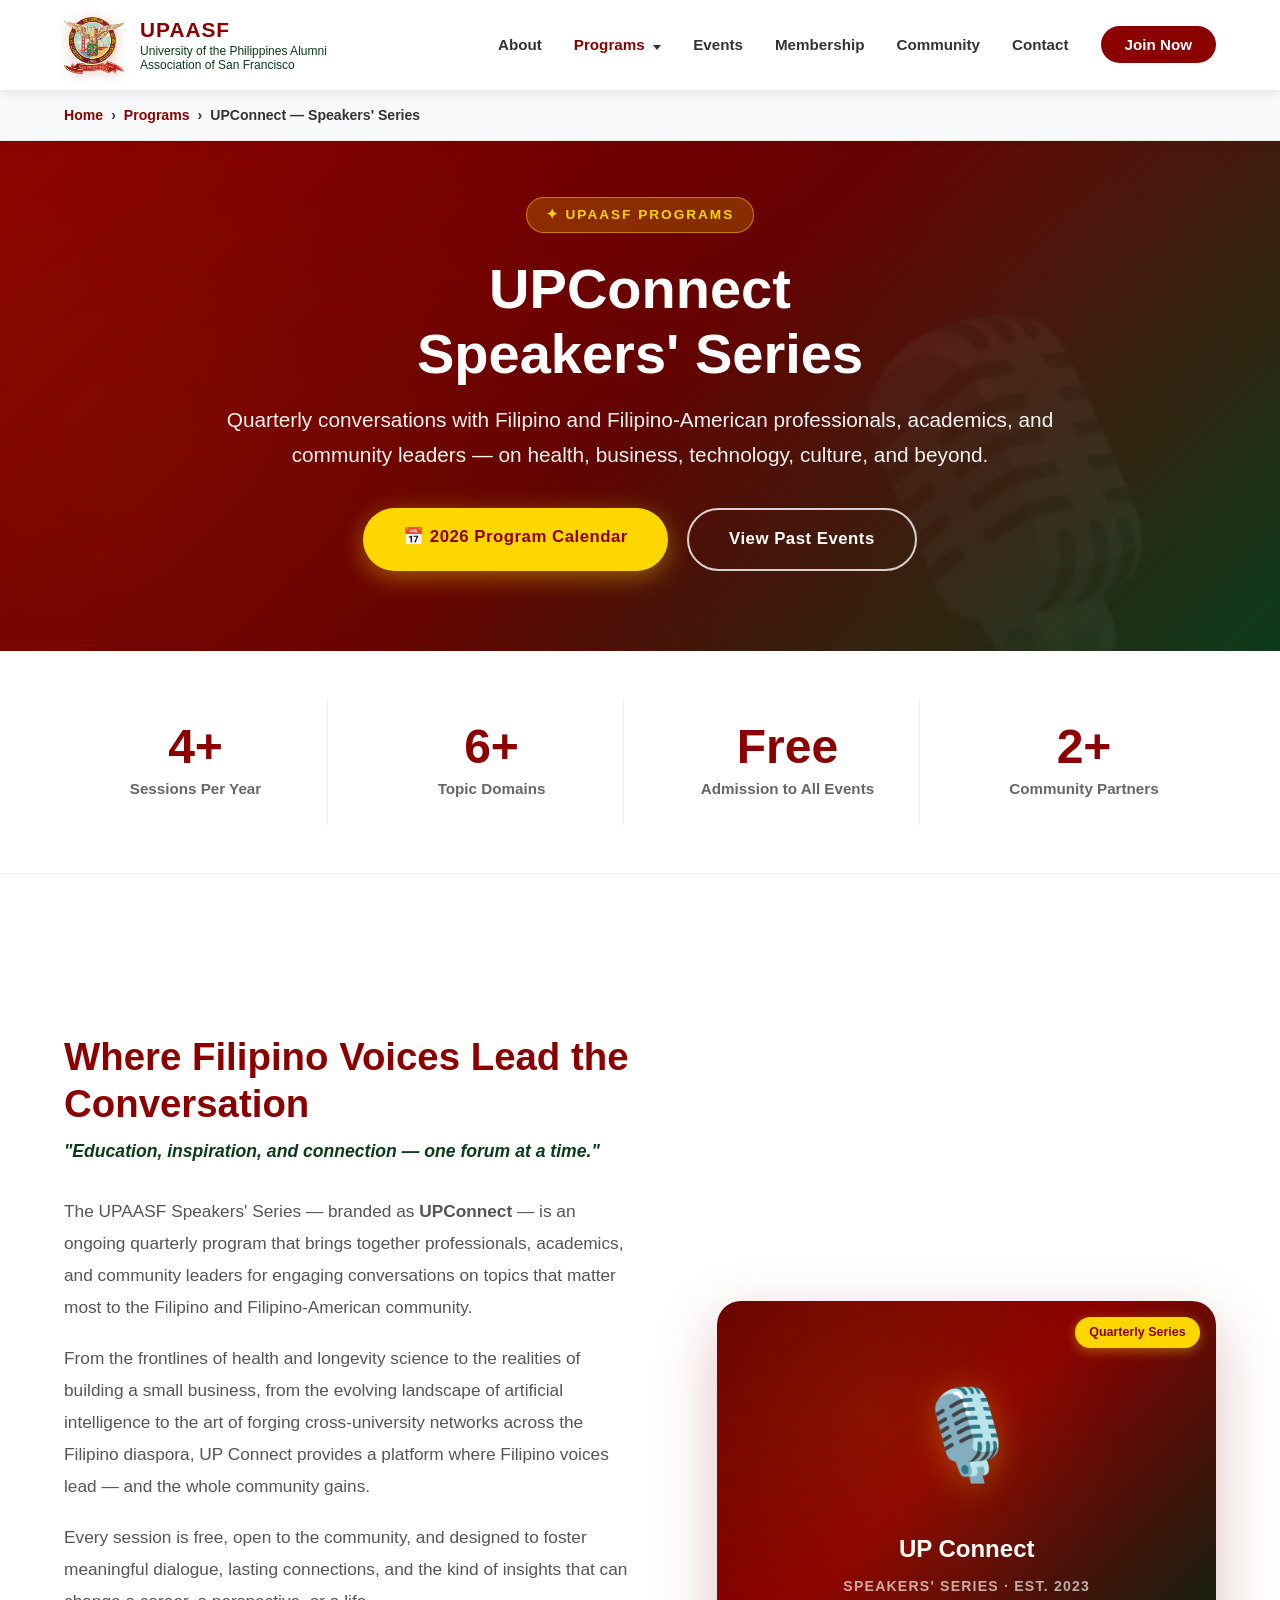
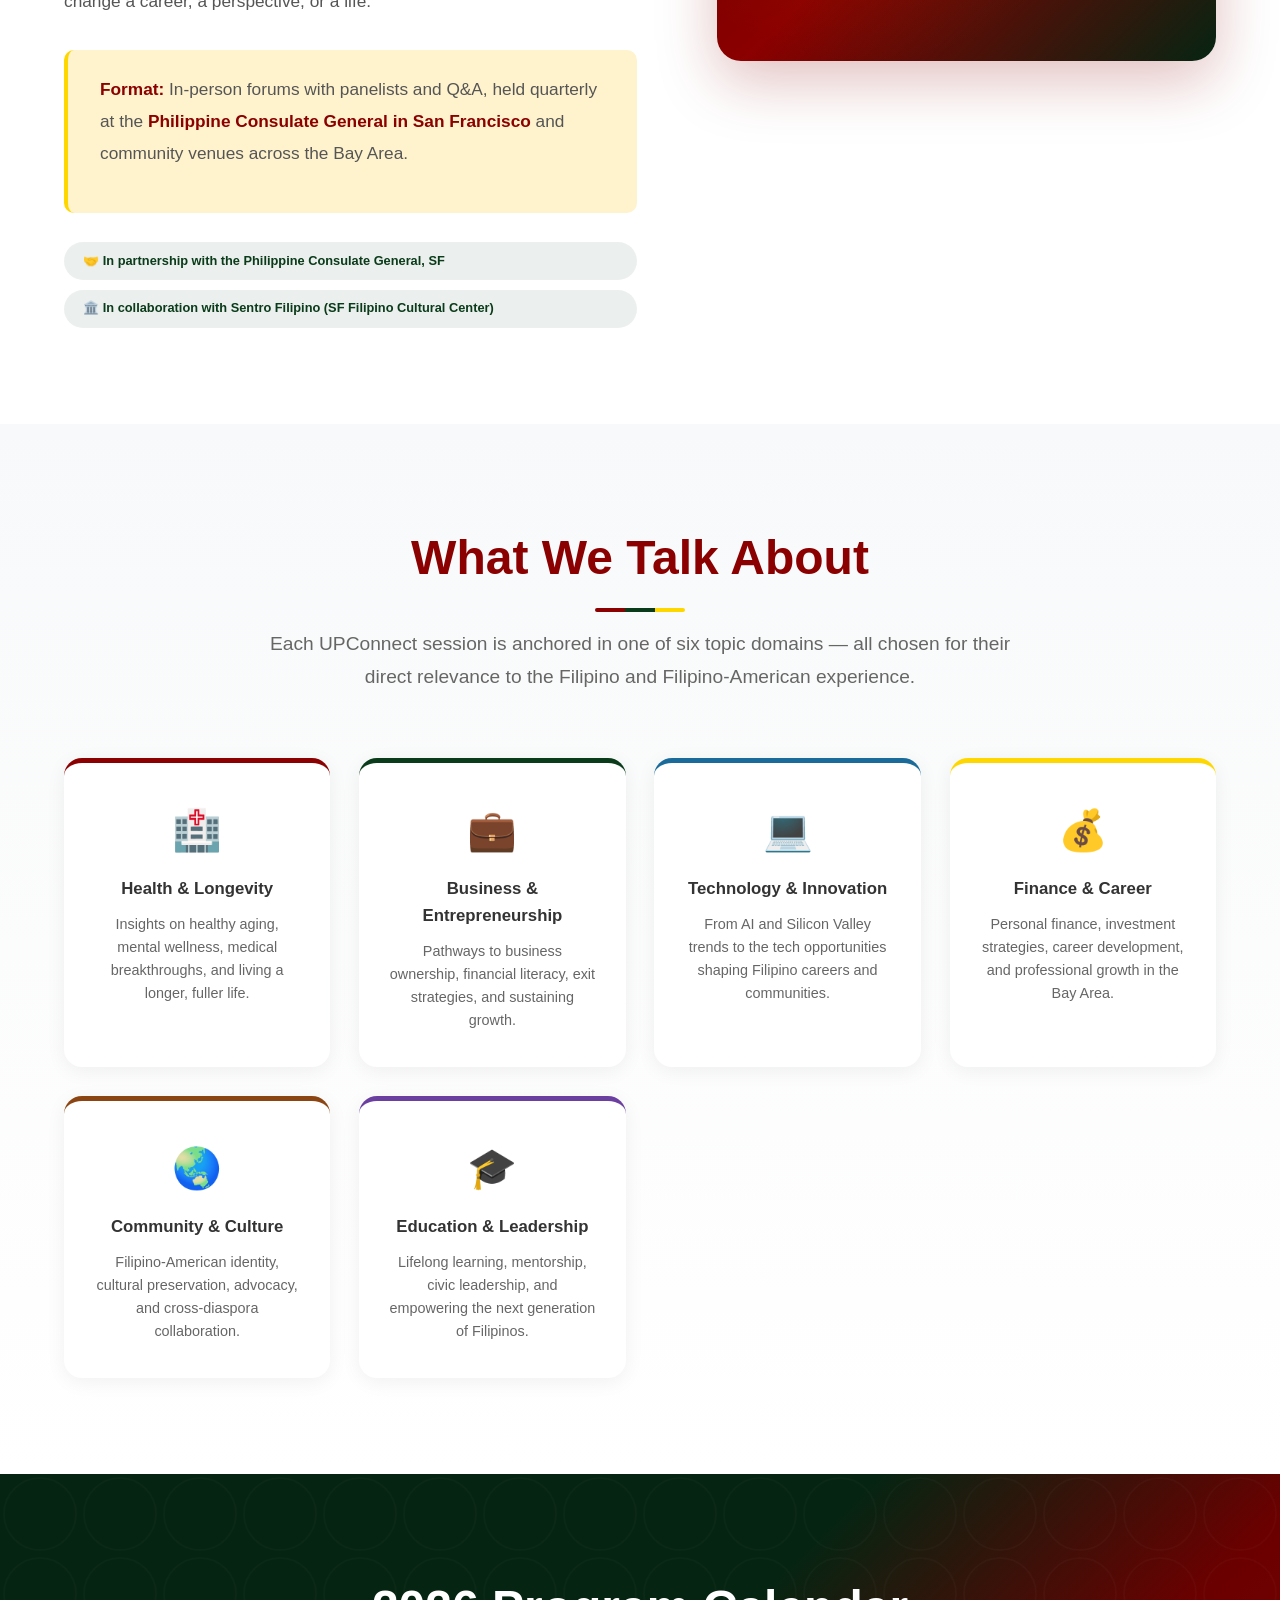
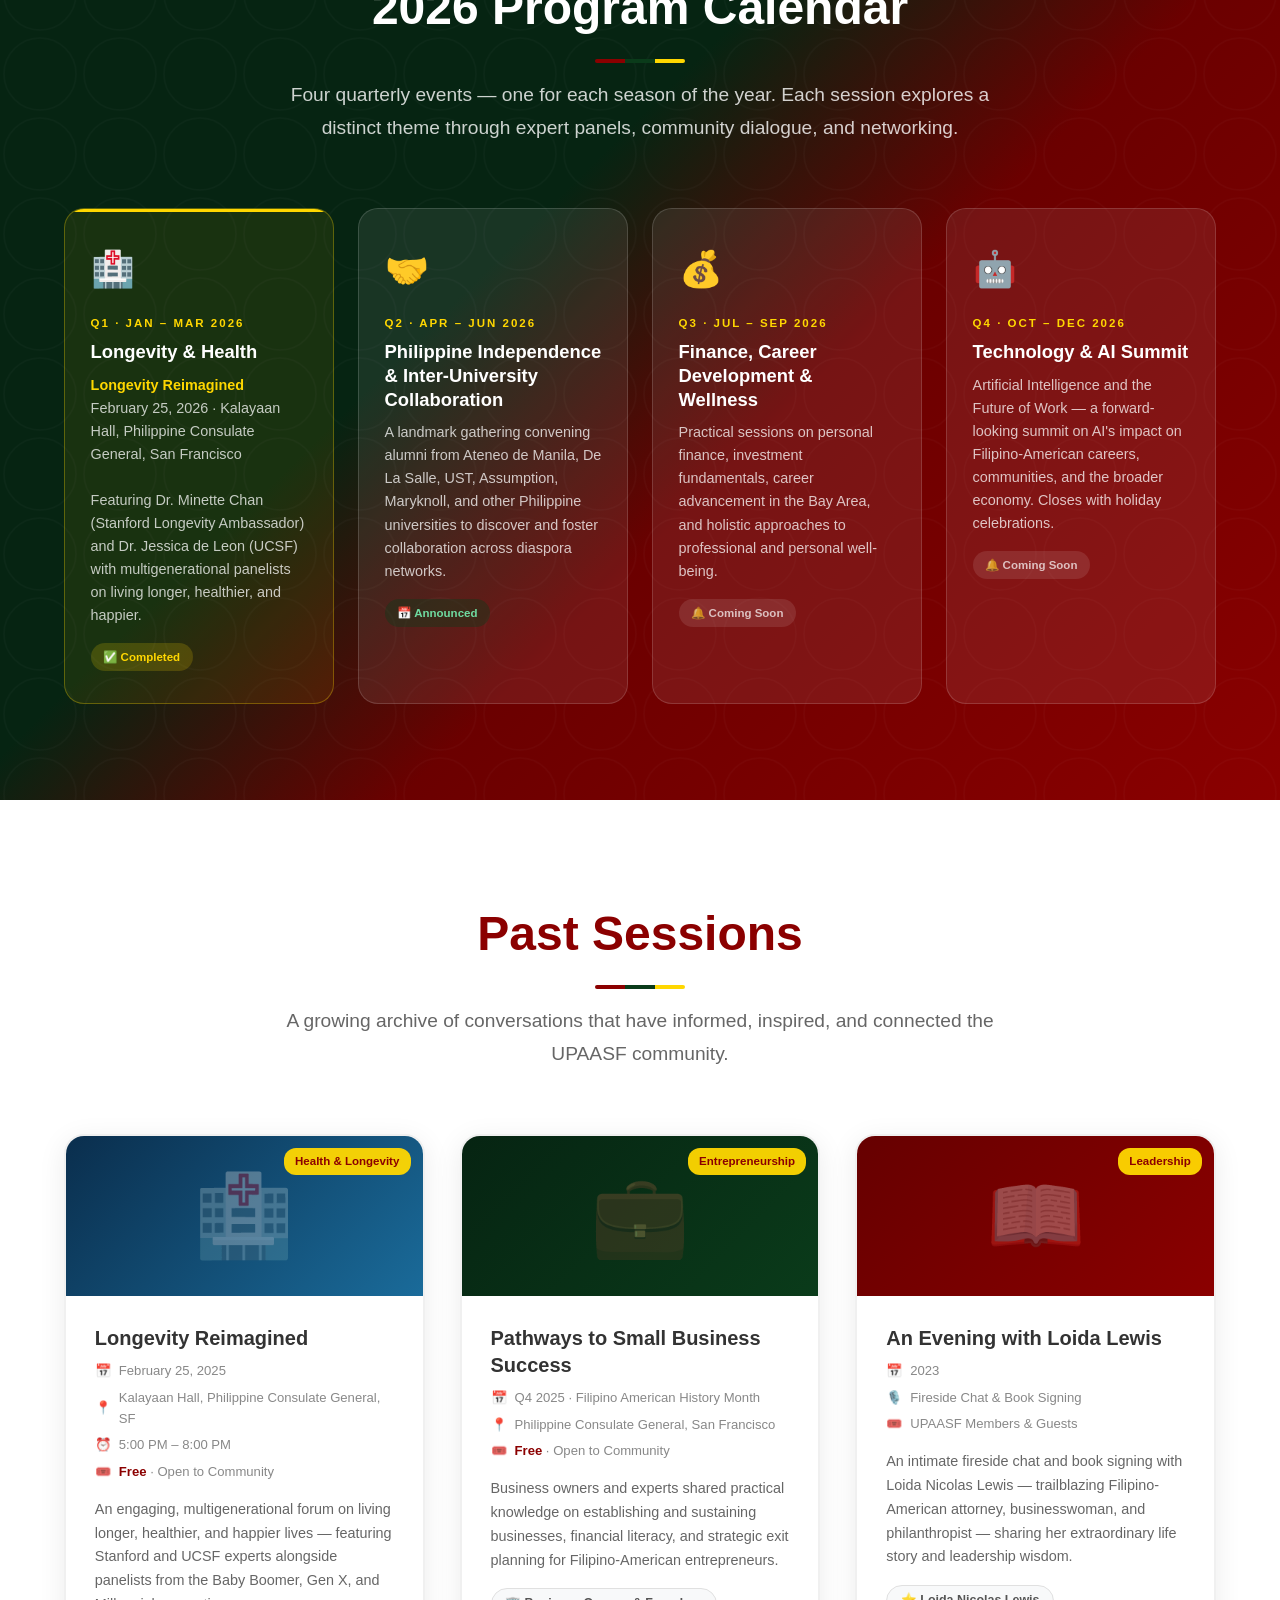
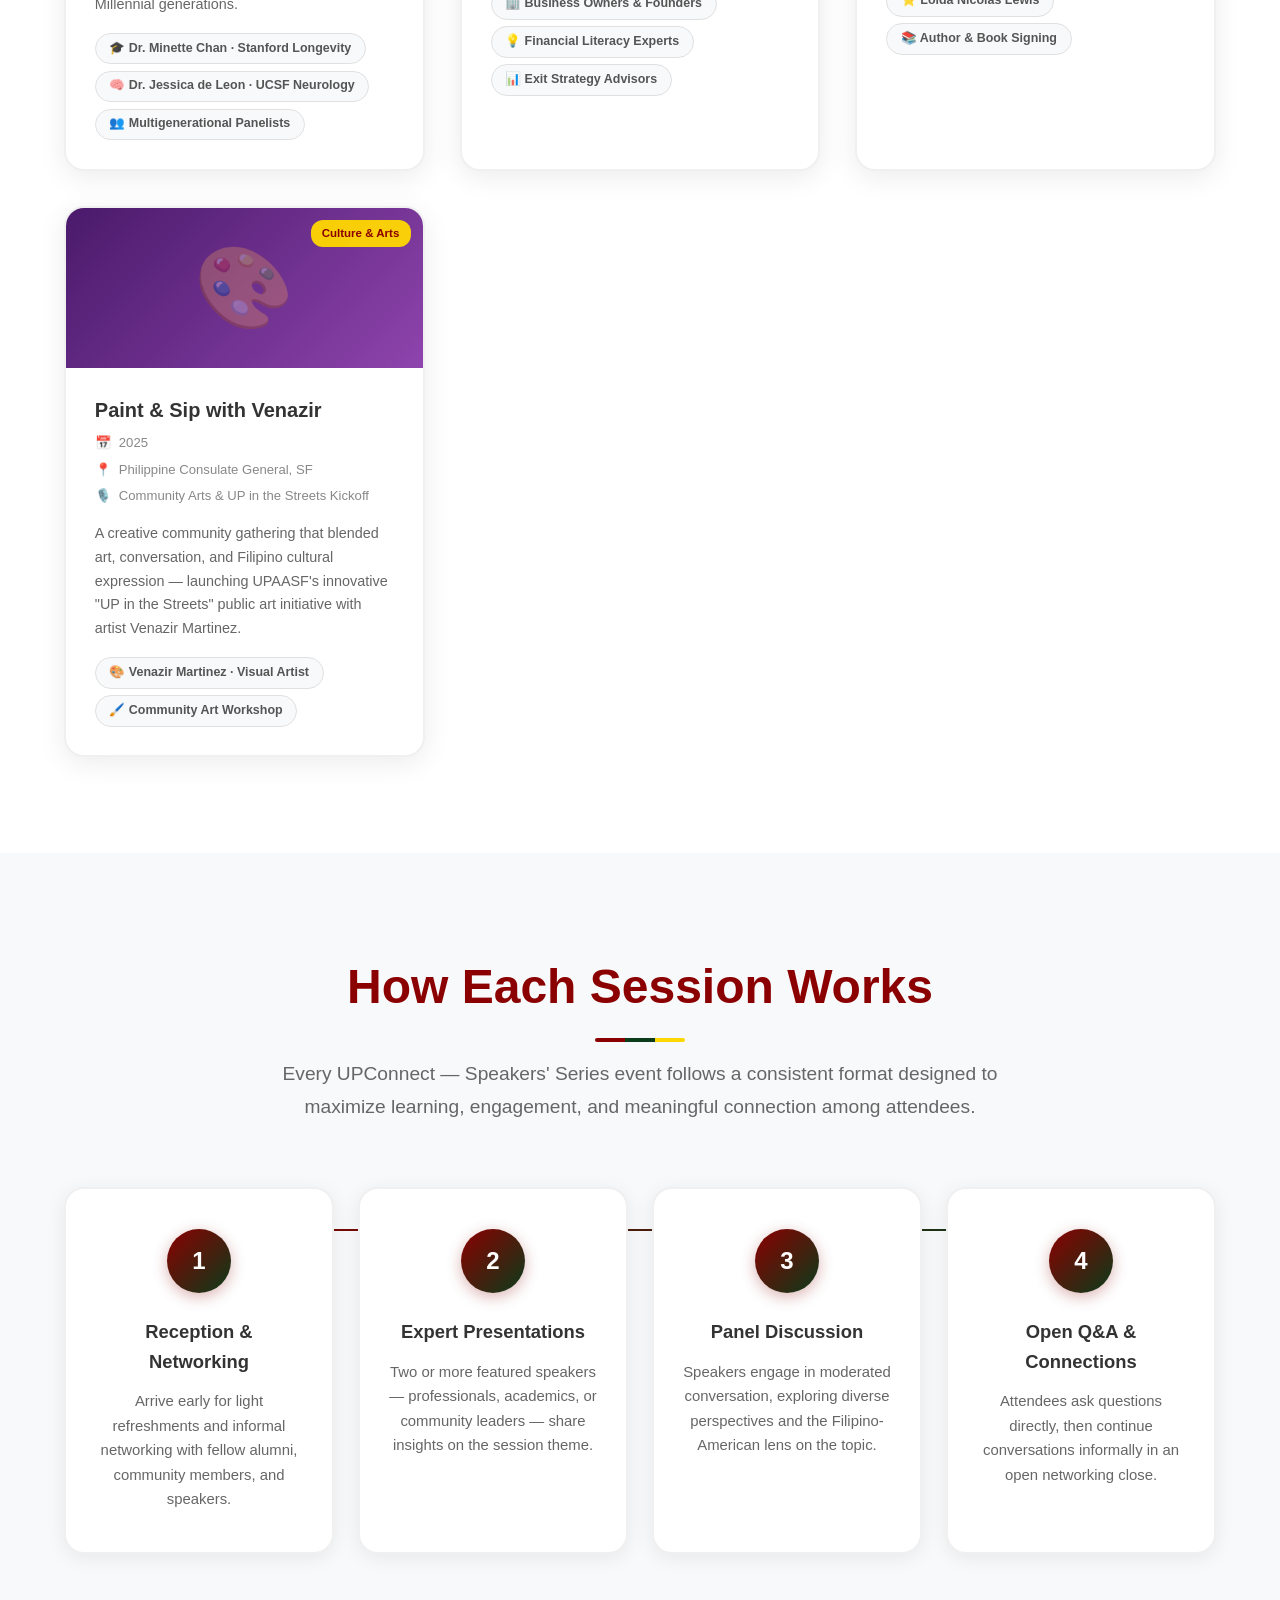
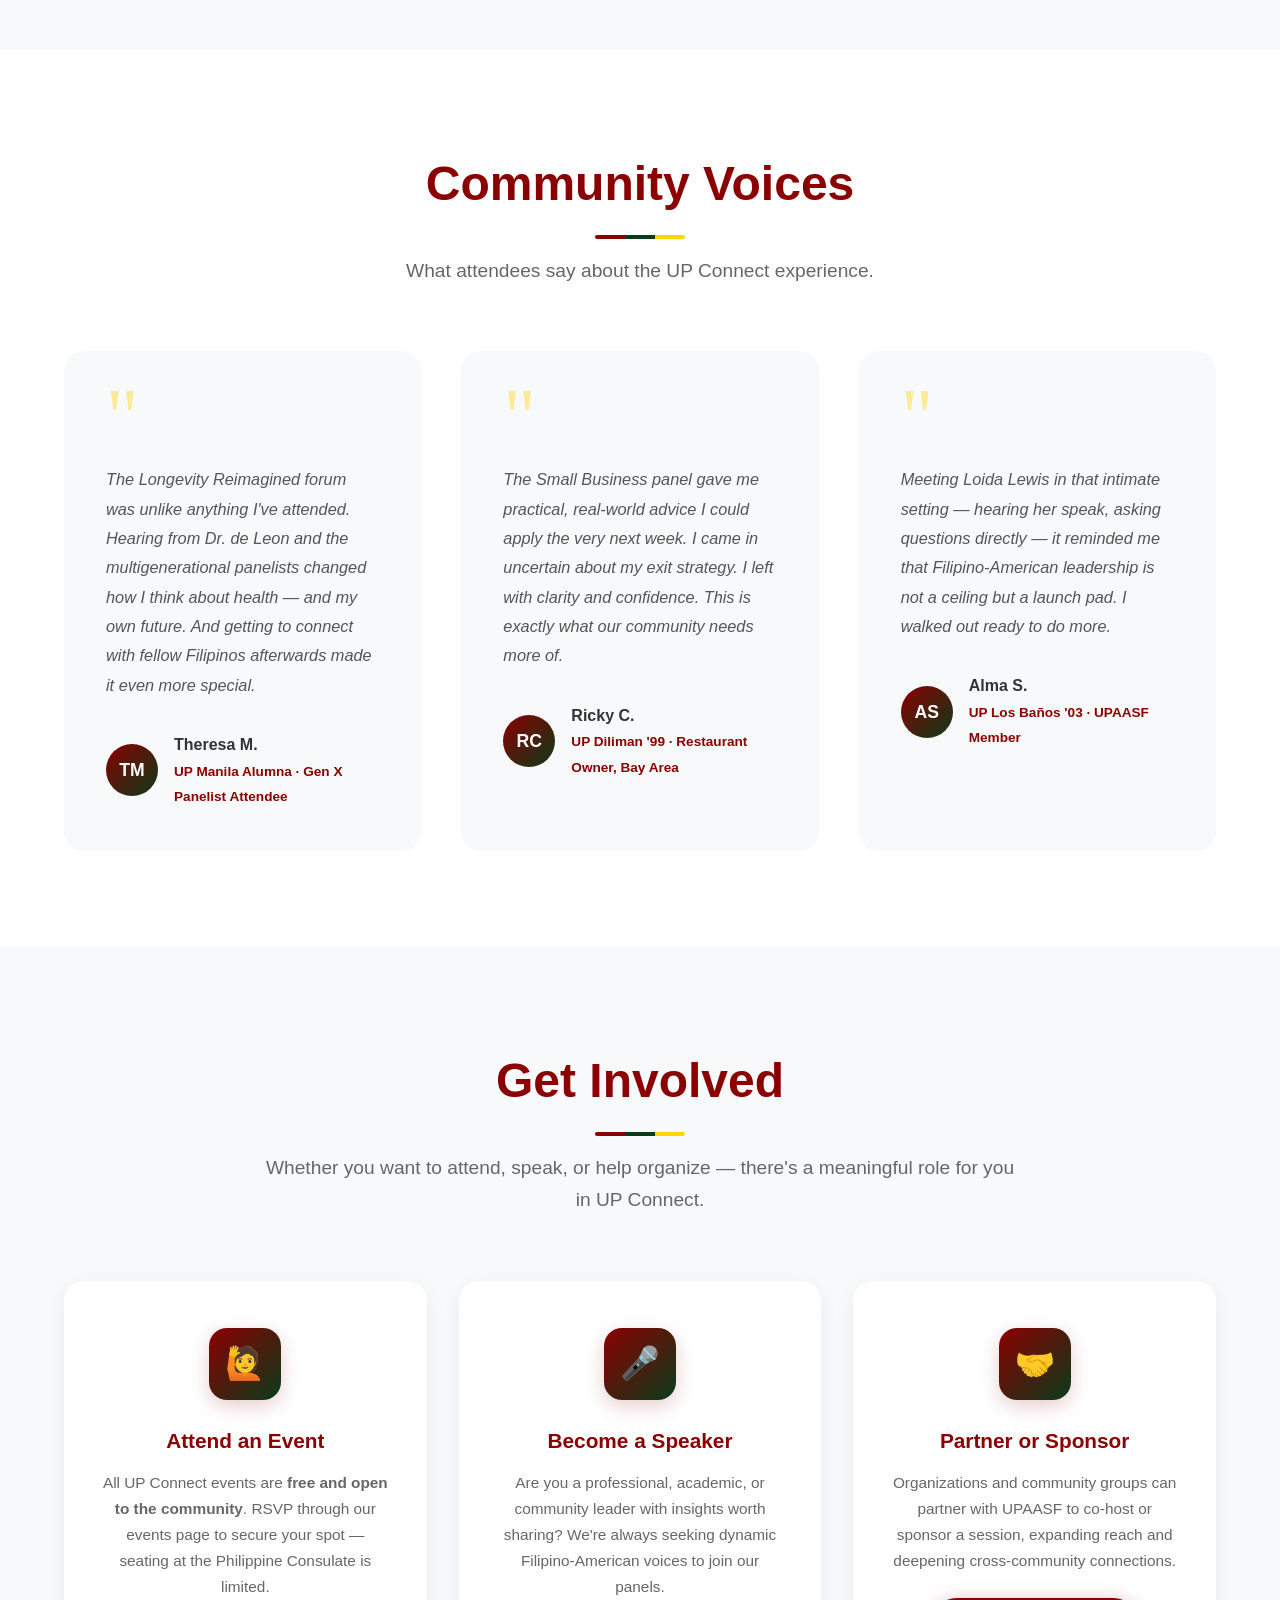
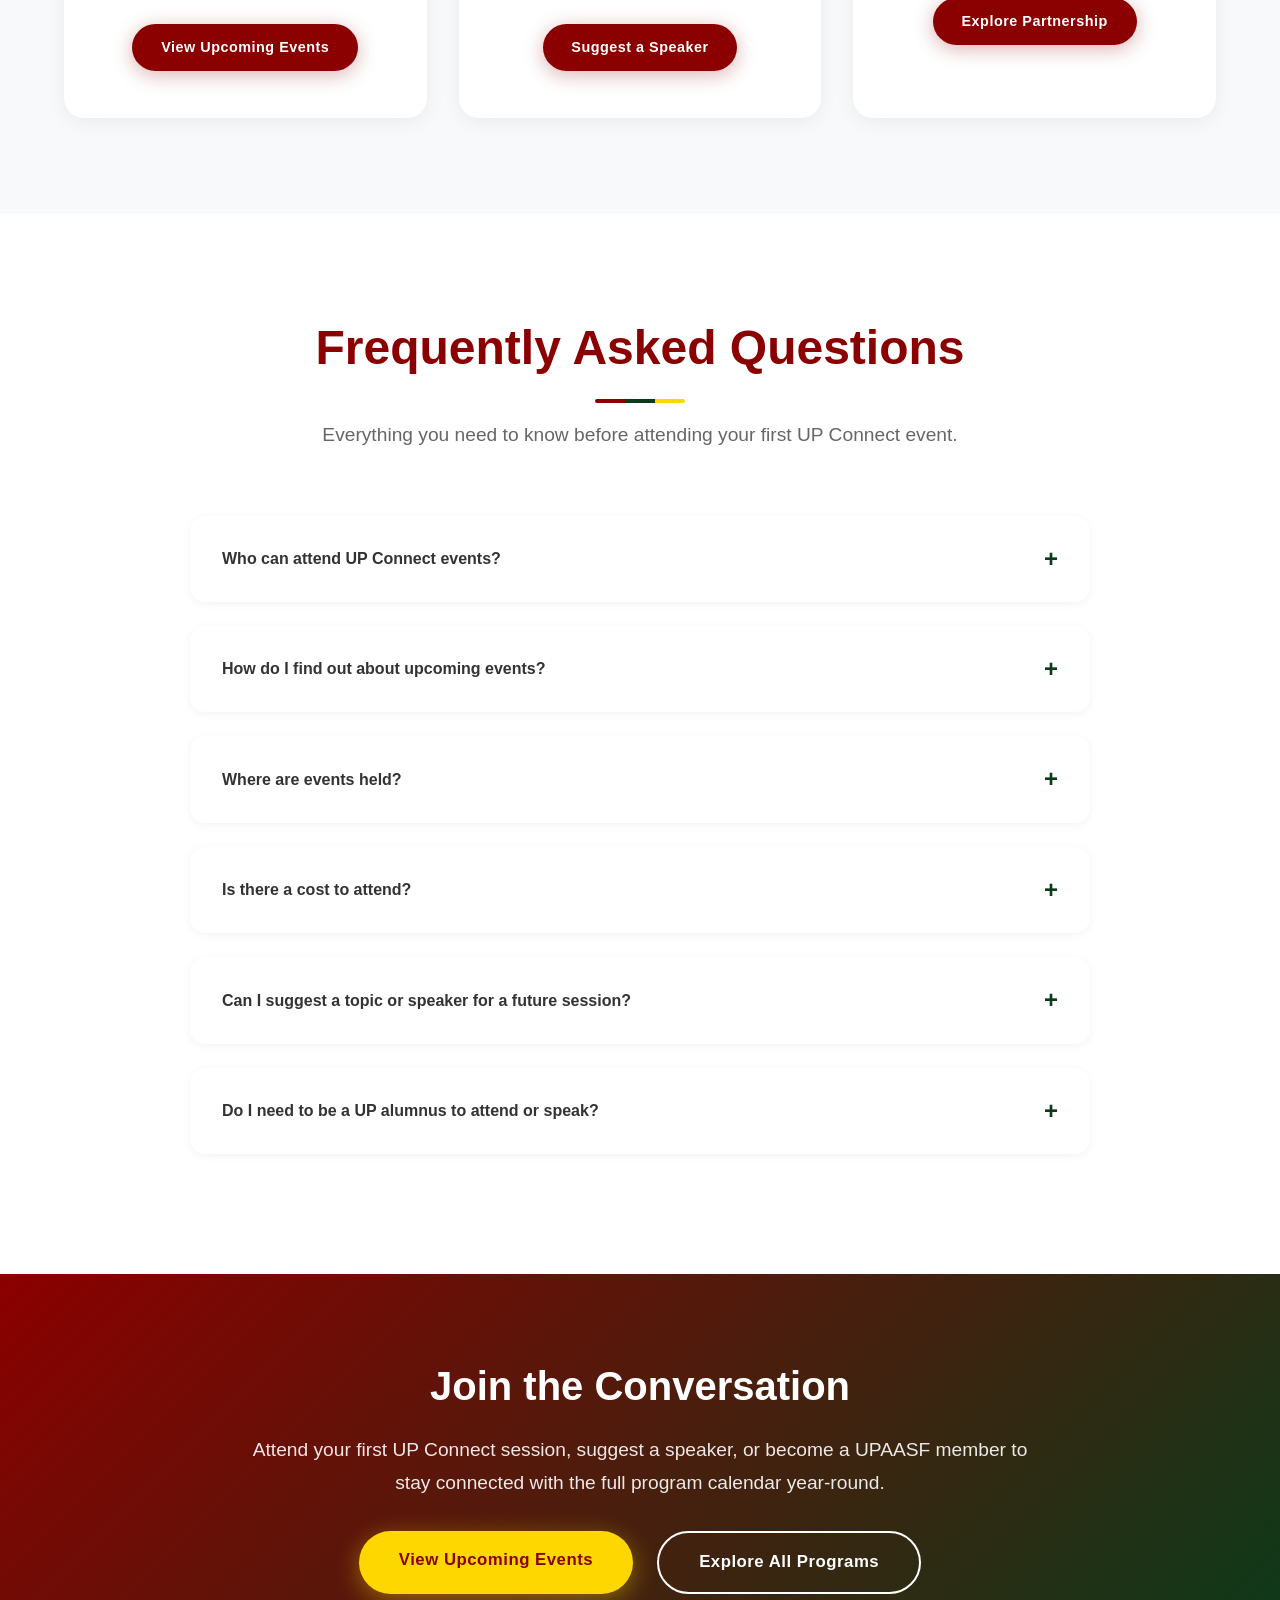
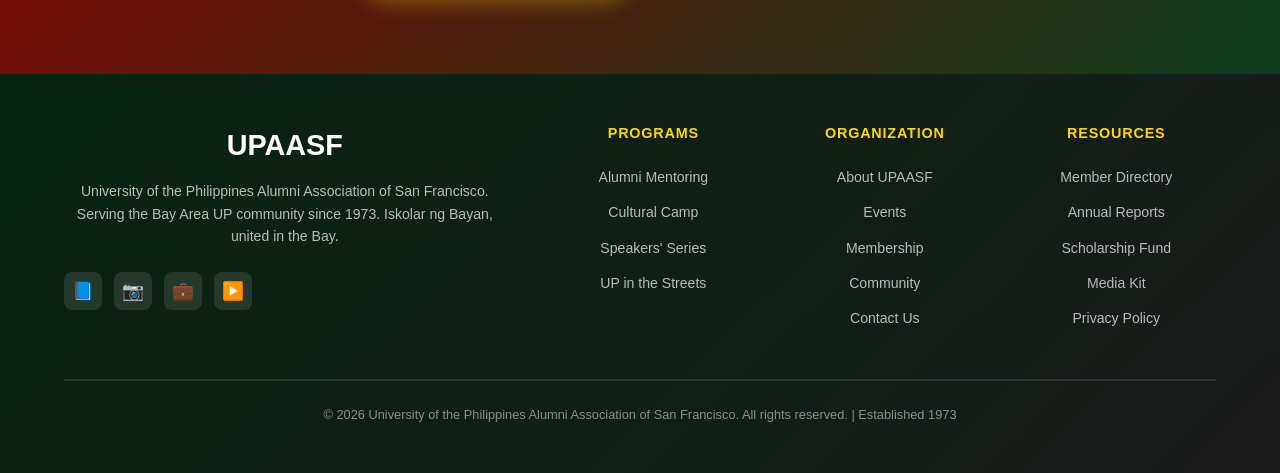
<file: speakers-series.html>
<!DOCTYPE html>
<html lang="en">
<head>
    <meta charset="UTF-8">
    <meta name="viewport" content="width=device-width, initial-scale=1.0">
    <title>UPConnect Speakers' Series | UPAASF Programs</title>
    <meta name="description" content="UPConnect Speakers' Series — UPAASF's quarterly forum bringing together Filipino and Filipino-American professionals, academics, and community leaders for engaging conversations on health, business, tech, and culture.">

    <!-- Meta tags to prevent search engines from indexing and crawling this page,  -->
    <meta name="robots" content="noindex, nofollow">

    <!-- Prevent AI bots from crawling this page -->
    <meta name="noai" content="true">

    <link rel="stylesheet" href="./shared/styles.css">
    <style>
        /* ─────────────────────────────────────────────────────────────
           UPCONNECT SPEAKERS' SERIES — PAGE-SPECIFIC STYLES
           All shared tokens (--up-maroon, --up-green, --up-gold, etc.),
           nav, footer, breadcrumb, page-hero, section-header, .btn,
           .fade-in, .faq-item, .cta-section come from shared/styles.css.
        ───────────────────────────────────────────────────────────── */

        /* ── Hero: replace tiled "UP" watermark with radial spotlight glows ── */
        .page-hero::before {
            content: '';
            background:
                radial-gradient(circle at 10% 60%, rgba(255,215,0,0.14) 0%, transparent 45%),
                radial-gradient(circle at 85% 25%, rgba(255,255,255,0.06) 0%, transparent 50%),
                radial-gradient(circle at 55% 90%, rgba(10,59,26,0.25) 0%, transparent 50%);
        }

        /* Decorative microphone watermark — right side */
        .page-hero::after {
            content: '🎙️';
            position: absolute;
            right: 4%;
            bottom: -2rem;
            font-size: 22rem;
            opacity: 0.05;
            line-height: 1;
            pointer-events: none;
            transform: rotate(-8deg);
        }

        .page-hero h2 { font-size: 3.5rem; line-height: 1.15; }

        @media (max-width: 768px) {
            .page-hero h2 { font-size: 2.3rem; }
        }

        /* ── Hero tag ── */
        .hero-tag {
            display: inline-block;
            background: rgba(255, 215, 0, 0.2);
            border: 1px solid rgba(255, 215, 0, 0.5);
            color: var(--up-gold);
            font-size: 0.85rem;
            font-weight: 700;
            letter-spacing: 2px;
            text-transform: uppercase;
            padding: 0.4rem 1.2rem;
            border-radius: 50px;
            margin-bottom: 1.5rem;
        }

        /* Hero CTA row */
        .hero-actions {
            display: flex;
            gap: 1.2rem;
            justify-content: center;
            flex-wrap: wrap;
            margin-top: 2.2rem;
        }

        /* ── Stats bar ── */
        .stats-bar {
            background: white;
            padding: 3rem 5%;
            border-bottom: 1px solid #f0f0f0;
        }

        .stats-inner {
            max-width: 1400px;
            margin: 0 auto;
            display: grid;
            grid-template-columns: repeat(4, 1fr);
            gap: 2rem;
            text-align: center;
        }

        .stat-item {
            padding: 1.5rem;
            border-right: 1px solid #f0f0f0;
        }

        .stat-item:last-child { border-right: none; }

        .stat-number {
            font-size: 3rem;
            font-weight: 900;
            color: var(--up-maroon);
            line-height: 1;
            margin-bottom: 0.4rem;
        }

        .stat-label {
            font-size: 0.95rem;
            color: #666;
            font-weight: 600;
        }

        @media (max-width: 768px) {
            .stats-inner { grid-template-columns: repeat(2, 1fr); }
            .stat-item { border-right: none; border-bottom: 1px solid #f0f0f0; }
        }

        /* ── About section ── */
        .about-section {
            padding: 6rem 5%;
            background: white;
        }

        .about-grid {
            display: grid;
            grid-template-columns: 1.15fr 1fr;
            gap: 5rem;
            align-items: center;
            margin-top: 4rem;
        }

        .about-content h3 {
            font-size: 2.4rem;
            color: var(--up-maroon);
            font-weight: 900;
            margin-bottom: 0.5rem;
            line-height: 1.2;
        }

        .about-content .tagline {
            font-size: 1.1rem;
            color: var(--up-green);
            font-style: italic;
            font-weight: 600;
            margin-bottom: 1.8rem;
        }

        .about-content p {
            font-size: 1.08rem;
            color: #555;
            line-height: 1.85;
            margin-bottom: 1.2rem;
        }

        /* Highlight callout box reusing shared .highlight-box */
        .about-content .highlight-box { margin-top: 2rem; }

        /* Visual: dark card with microphone + year badge */
        .about-visual { position: relative; }

        .series-emblem-block {
            width: 100%;
            background: linear-gradient(135deg, var(--up-maroon-dark), var(--up-maroon) 45%, var(--up-green-dark));
            border-radius: 24px;
            padding: 4rem 2.5rem;
            display: flex;
            flex-direction: column;
            align-items: center;
            justify-content: center;
            text-align: center;
            box-shadow: 0 20px 60px rgba(139,0,0,0.25);
            position: relative;
            overflow: hidden;
        }

        .series-emblem-block::before {
            content: '';
            position: absolute;
            inset: 0;
            background: radial-gradient(circle at 30% 30%, rgba(255,215,0,0.08) 0%, transparent 60%);
        }

        .emblem-mic {
            font-size: 5.5rem;
            margin-bottom: 1.5rem;
            filter: drop-shadow(0 4px 16px rgba(255,215,0,0.3));
        }

        .emblem-title {
            font-size: 1.5rem;
            font-weight: 900;
            color: white;
            margin-bottom: 0.4rem;
        }

        .emblem-subtitle {
            font-size: 0.88rem;
            color: rgba(255,255,255,0.65);
            font-weight: 600;
            letter-spacing: 1.2px;
            text-transform: uppercase;
        }

        .emblem-badge {
            position: absolute;
            top: 16px;
            right: 16px;
            background: var(--up-gold);
            color: var(--up-maroon);
            font-size: 0.78rem;
            font-weight: 900;
            padding: 0.35rem 0.9rem;
            border-radius: 20px;
            box-shadow: 0 3px 12px rgba(255,215,0,0.4);
        }

        /* Partner tags */
        .partner-tags {
            display: flex;
            flex-direction: column;
            gap: 0.6rem;
            margin-top: 1.8rem;
        }

        .partner-tag {
            display: inline-flex;
            align-items: center;
            gap: 0.6rem;
            background: var(--up-green-light);
            border-radius: 50px;
            padding: 0.55rem 1.2rem;
            font-size: 0.8rem;
            color: var(--up-green);
            font-weight: 700;
        }

        /* ── Topic pillars grid ── */
        .topics-section {
            padding: 6rem 5%;
            background: linear-gradient(to bottom, #f8f9fa, #ffffff);
        }

        .topics-grid {
            display: grid;
            grid-template-columns: repeat(auto-fit, minmax(240px, 1fr));
            gap: 1.8rem;
            margin-top: 3.5rem;
        }

        .topic-card {
            background: white;
            border-radius: 18px;
            padding: 2.2rem 1.8rem;
            text-align: center;
            box-shadow: 0 4px 20px rgba(0,0,0,0.06);
            border-top: 5px solid transparent;
            transition: all 0.3s ease;
        }

        .topic-card:nth-child(1) { border-top-color: var(--up-maroon); }
        .topic-card:nth-child(2) { border-top-color: var(--up-green); }
        .topic-card:nth-child(3) { border-top-color: #1a6b9a; }
        .topic-card:nth-child(4) { border-top-color: var(--up-gold); }
        .topic-card:nth-child(5) { border-top-color: #8B4513; }
        .topic-card:nth-child(6) { border-top-color: #6b3fa0; }

        .topic-card:hover {
            transform: translateY(-7px);
            box-shadow: 0 14px 40px rgba(0,0,0,0.11);
        }

        .topic-icon { font-size: 2.5rem; margin-bottom: 0.9rem; display: block; }

        .topic-card h4 {
            font-size: 1.05rem;
            font-weight: 800;
            color: #333;
            margin-bottom: 0.6rem;
        }

        .topic-card p { font-size: 0.9rem; color: #666; line-height: 1.6; }

        /* ── 2026 Calendar section ── */
        .calendar-section {
            /* -- Background -- */
            --cal-bg-from:          #1a0000;
            --cal-bg-mid:           var(--up-maroon);
            --cal-bg-to:            var(--up-green-dark);

            /* -- H3 bar -- */
            --h3-bar-bg-first:      var(--up-gold);
            --h3-bar-bg-second:     white;
            --h3-bar-bg-third:      var(--up-gold);

            padding: 6rem 5%;
            background: linear-gradient(150deg, var(--cal-bg-from) 0%, var(--cal-bg-mid) 45%, var(--cal-bg-to) 100%);

            color: white;
            position: relative;
            overflow: hidden;
        }



        /* Subtle circle texture */
        .calendar-section::before {
            content: '';
            position: absolute;
            inset: 0;
            background-image: url("data:image/svg+xml,%3Csvg xmlns='http://www.w3.org/2000/svg' width='80' height='80'%3E%3Ccircle cx='40' cy='40' r='36' fill='none' stroke='rgba(255,255,255,0.025)' stroke-width='1.5'/%3E%3C/svg%3E");
            background-size: 80px 80px;
            pointer-events: none;
        }

        .calendar-container {
            max-width: 1400px;
            margin: 0 auto;
            position: relative;
            z-index: 2;
        }

        .calendar-section .section-header h3 { color: white; }
        .calendar-section .section-header p  { color: rgba(255,255,255,0.8); }
        .calendar-section .section-header h3::after {
            background: linear-gradient(
                    90deg,
                    var(--h3-bar-bg-first)     0%   33.3%,
                    var(--h3-bar-bg-second)   33.3% 66.6%,
                    var(--h3-bar-bg-third)    66.6% 100%
                );
            /*background: linear-gradient(90deg, var(--h3-bar-bg-first) 0%, white 50%, var(--up-gold) 100%);*/
        }


        .calendar-section--green {
            --cal-bg-from:         var(--up-green-dark);
            --cal-bg-mid:          var(--up-green);
            --cal-bg-to:           #1e6035;
        }

        .calendar-section--green-maroon-split {
            --h3-bar-bg-first:      var(--up-maroon);
            --h3-bar-bg-second:     var(--up-green);
            --h3-bar-bg-third:      var(--up-gold);

            background: linear-gradient(135deg,
                var(--up-green-dark)  0%,
                var(--up-green-dark) 40%,
                #6b0000 60%,
                var(--up-maroon) 100%
            );
        }

        .quarters-grid {
            display: grid;
            grid-template-columns: repeat(4, 1fr);
            gap: 1.5rem;
            margin-top: 3.5rem;
        }

        .quarter-card {
            background: rgba(255,255,255,0.08);
            border: 1px solid rgba(255,255,255,0.15);
            border-radius: 20px;
            padding: 2rem 1.6rem;
            transition: all 0.3s ease;
            position: relative;
            overflow: hidden;
        }

        .quarter-card::before {
            content: '';
            position: absolute;
            top: 0; left: 0; right: 0;
            height: 3px;
            background: var(--up-gold);
            opacity: 0;
            transition: opacity 0.3s;
        }

        .quarter-card:hover {
            background: rgba(255,255,255,0.14);
            transform: translateY(-5px);
        }

        .quarter-card:hover::before { opacity: 1; }

        /* Completed quarter */
        .quarter-card.done {
            background: rgba(255,215,0,0.08);
            border-color: rgba(255,215,0,0.3);
        }

        .quarter-card.done::before { opacity: 1; }

        .quarter-label {
            font-size: 0.72rem;
            font-weight: 900;
            text-transform: uppercase;
            letter-spacing: 2px;
            color: var(--up-gold);
            margin-bottom: 0.5rem;
        }

        .quarter-theme {
            font-size: 1.15rem;
            font-weight: 800;
            color: white;
            margin-bottom: 0.6rem;
            line-height: 1.3;
        }

        .quarter-event {
            font-size: 0.9rem;
            color: rgba(255,255,255,0.75);
            line-height: 1.6;
            margin-bottom: 1rem;
        }

        .quarter-status {
            display: inline-flex;
            align-items: center;
            gap: 0.4rem;
            font-size: 0.72rem;
            font-weight: 700;
            padding: 0.3rem 0.8rem;
            border-radius: 20px;
        }

        .status-done {
            background: rgba(255,215,0,0.18);
            color: var(--up-gold);
        }

        .status-upcoming {
            background: rgba(255,255,255,0.1);
            color: rgba(255,255,255,0.7);
        }

        .status-announced {
            background: rgba(10,59,26,0.4);
            color: #6fdba0;
        }

        .quarter-icon { font-size: 2.2rem; margin-bottom: 1rem; display: block; }

        @media (max-width: 1024px) {
            .quarters-grid { grid-template-columns: repeat(2, 1fr); }
        }

        @media (max-width: 600px) {
            .quarters-grid { grid-template-columns: 1fr; }
        }

        /* ── Past Events showcase ── */
        .past-events-section {
            padding: 6rem 5%;
            background: white;
        }

        .past-events-grid {
            display: grid;
            grid-template-columns: repeat(auto-fill, minmax(300px, 1fr));
            gap: 2.2rem;
            margin-top: 3.5rem;
        }

        .past-event-card {
            border-radius: 20px;
            overflow: hidden;
            box-shadow: 0 6px 28px rgba(0,0,0,0.08);
            border: 2px solid #f0f0f0;
            transition: all 0.3s ease;
            background: white;
        }

        .past-event-card:hover {
            transform: translateY(-8px);
            box-shadow: 0 14px 45px rgba(0,0,0,0.13);
            border-color: var(--up-gold);
        }

        /* Color-coded banner per event */
        .event-banner {
            height: 160px;
            display: flex;
            align-items: center;
            justify-content: center;
            font-size: 5rem;
            color: rgba(255,255,255,0.3);
            position: relative;
        }

        .event-banner.longevity {
            background: linear-gradient(135deg, #0a2e4d, #1a6b9a);
        }

        .event-banner.business {
            background: linear-gradient(135deg, var(--up-green-dark), var(--up-green));
        }

        .event-banner.loida {
            background: linear-gradient(135deg, var(--up-maroon-dark), var(--up-maroon));
        }

        .event-banner.paint {
            background: linear-gradient(135deg, #4a1a6b, #8e44ad);
        }

        .event-banner-badge {
            position: absolute;
            top: 12px;
            right: 12px;
            background: rgba(255,215,0,0.95);
            color: var(--up-maroon);
            font-size: 0.72rem;
            font-weight: 900;
            padding: 0.25rem 0.7rem;
            border-radius: 12px;
        }

        .past-event-body { padding: 1.8rem; }

        .past-event-body h4 {
            font-size: 1.25rem;
            color: #333;
            font-weight: 800;
            margin-bottom: 0.5rem;
            line-height: 1.35;
        }

        .past-event-meta {
            display: flex;
            flex-direction: column;
            gap: 0.35rem;
            margin-bottom: 1rem;
        }

        .meta-line {
            font-size: 0.82rem;
            color: #888;
            display: flex;
            align-items: center;
            gap: 0.5rem;
        }

        .meta-line strong { color: var(--up-maroon); }

        .past-event-body p {
            font-size: 0.9rem;
            color: #666;
            line-height: 1.65;
        }

        /* Speaker chips */
        .speaker-chips {
            display: flex;
            flex-wrap: wrap;
            gap: 0.4rem;
            margin-top: 1rem;
        }

        .speaker-chip {
            background: #f8f9fa;
            border: 1px solid #e0e0e0;
            border-radius: 20px;
            padding: 0.3rem 0.85rem;
            font-size: 0.78rem;
            color: #555;
            font-weight: 600;
        }

        /* ── Format / How It Works ── */
        .format-section {
            padding: 6rem 5%;
            background: #f8f9fa;
        }

        .format-grid {
            display: grid;
            grid-template-columns: repeat(4, 1fr);
            gap: 1.5rem;
            margin-top: 3.5rem;
            position: relative;
        }

        .format-grid::before {
            content: '';
            position: absolute;
            top: 42px;
            left: 12.5%;
            right: 12.5%;
            height: 2px;
            background: linear-gradient(90deg, var(--up-maroon), var(--up-green));
            z-index: 0;
        }

        .format-step {
            background: white;
            border-radius: 20px;
            padding: 2.5rem 1.8rem;
            text-align: center;
            box-shadow: 0 4px 20px rgba(0,0,0,0.07);
            border: 2px solid #f0f0f0;
            transition: all 0.3s ease;
            position: relative;
            z-index: 1;
        }

        .format-step:hover {
            border-color: var(--up-gold);
            transform: translateY(-6px);
            box-shadow: 0 12px 40px rgba(0,0,0,0.11);
        }

        .step-num {
            width: 64px;
            height: 64px;
            background: linear-gradient(135deg, var(--up-maroon), var(--up-green));
            border-radius: 50%;
            display: flex;
            align-items: center;
            justify-content: center;
            font-size: 1.5rem;
            font-weight: 900;
            color: white;
            margin: 0 auto 1.5rem;
            box-shadow: 0 4px 15px rgba(139,0,0,0.3);
        }

        .format-step h4 {
            font-size: 1.15rem;
            color: #333;
            font-weight: 700;
            margin-bottom: 0.8rem;
        }

        .format-step p { font-size: 0.93rem; color: #666; line-height: 1.65; }

        @media (max-width: 900px) {
            .format-grid { grid-template-columns: 1fr 1fr; }
            .format-grid::before { display: none; }
        }

        @media (max-width: 500px) {
            .format-grid { grid-template-columns: 1fr; }
        }

        /* ── Testimonial / quote block ── */
        .testimonials-section {
            padding: 6rem 5%;
            background: white;
        }

        .testimonials-grid {
            display: grid;
            grid-template-columns: repeat(3, 1fr);
            gap: 2.5rem;
            margin-top: 3.5rem;
        }

        .testimonial-card {
            background: #f8f9fa;
            border-radius: 20px;
            padding: 2.5rem;
            border: 2px solid transparent;
            transition: all 0.3s ease;
        }

        .testimonial-card:hover {
            border-color: var(--up-gold);
            box-shadow: 0 10px 40px rgba(0,0,0,0.09);
        }

        .quote-mark {
            font-size: 5rem;
            color: rgba(255,215,0,0.4);
            line-height: 0.6;
            margin-bottom: 1.5rem;
            font-family: Georgia, serif;
        }

        .testimonial-card p {
            font-size: 1.02rem;
            color: #555;
            line-height: 1.8;
            font-style: italic;
            margin-bottom: 2rem;
        }

        .testimonial-author {
            display: flex;
            align-items: center;
            gap: 1rem;
        }

        .author-avatar {
            width: 52px;
            height: 52px;
            border-radius: 50%;
            background: linear-gradient(135deg, var(--up-maroon), var(--up-green));
            display: flex;
            align-items: center;
            justify-content: center;
            color: white;
            font-weight: 900;
            font-size: 1.1rem;
            flex-shrink: 0;
        }

        .author-info strong {
            display: block;
            color: #333;
            font-weight: 700;
        }

        .author-info span {
            font-size: 0.85rem;
            color: var(--up-maroon);
            font-weight: 600;
        }

        /* ── Get Involved ── */
        .involve-section {
            padding: 6rem 5%;
            background: #f8f9fa;
        }

        .involve-grid {
            display: grid;
            grid-template-columns: repeat(3, 1fr);
            gap: 2rem;
            margin-top: 3.5rem;
        }

        .involve-card {
            background: white;
            border-radius: 20px;
            padding: 2.8rem 2.2rem;
            text-align: center;
            box-shadow: 0 4px 20px rgba(0,0,0,0.06);
            border: 2px solid transparent;
            transition: all 0.3s ease;
        }

        .involve-card:hover {
            border-color: var(--up-gold);
            transform: translateY(-7px);
            box-shadow: 0 14px 40px rgba(0,0,0,0.11);
        }

        .involve-icon {
            width: 72px;
            height: 72px;
            background: linear-gradient(135deg, var(--up-maroon), var(--up-green));
            border-radius: 18px;
            display: flex;
            align-items: center;
            justify-content: center;
            font-size: 2rem;
            margin: 0 auto 1.5rem;
            box-shadow: 0 6px 20px rgba(139,0,0,0.2);
        }

        .involve-card h4 {
            font-size: 1.3rem;
            color: var(--up-maroon);
            font-weight: 800;
            margin-bottom: 0.8rem;
        }

        .involve-card p {
            font-size: 0.96rem;
            color: #666;
            line-height: 1.7;
            margin-bottom: 1.5rem;
        }

        /* ── FAQ section ── */
        .faq-section {
            padding: 6rem 5%;
            background: white;
        }

        .faq-list { max-width: 900px; margin: 0 auto; }

        /* ── Responsive ── */
        @media (max-width: 968px) {
            .about-grid { grid-template-columns: 1fr; gap: 3rem; }
            .about-visual { order: -1; }
            .testimonials-grid { grid-template-columns: 1fr; }
            .involve-grid { grid-template-columns: 1fr; }
        }

        @media (max-width: 600px) {
            .past-events-grid { grid-template-columns: 1fr; }
        }
    </style>
</head>
<body data-page="programs">

    <div id="site-header"></div>

    <!-- ── Breadcrumb ── -->
    <div class="breadcrumb" role="navigation" aria-label="Breadcrumb">
        <div class="breadcrumb-container">
            <a href="./index.html">Home</a>
            <span class="breadcrumb-sep" aria-hidden="true">›</span>
            <a href="./programs.html">Programs</a>
            <span class="breadcrumb-sep" aria-hidden="true">›</span>
            <span>UPConnect — Speakers' Series</span>
        </div>
    </div>

    <!-- ── Page Hero ── -->
    <section class="page-hero">
        <div class="page-hero-content">
            <div class="hero-tag">✦ UPAASF Programs</div>
            <h2>UPConnect<br>Speakers' Series</h2>
            <p>Quarterly conversations with Filipino and Filipino-American professionals, academics, and community leaders — on health, business, technology, culture, and beyond.</p>
            <div class="hero-actions">
                <a href="#calendar" class="btn btn-gold">📅 2026 Program Calendar</a>
                <a href="#past-events" class="btn btn-outline-white">View Past Events</a>
            </div>
        </div>
    </section>

    <!-- ── Stats Bar ── -->
    <section class="stats-bar">
        <div class="stats-inner">
            <div class="stat-item">
                <div class="stat-number">4+</div>
                <div class="stat-label">Sessions Per Year</div>
            </div>
            <div class="stat-item">
                <div class="stat-number">6+</div>
                <div class="stat-label">Topic Domains</div>
            </div>
            <div class="stat-item">
                <div class="stat-number">Free</div>
                <div class="stat-label">Admission to All Events</div>
            </div>
            <div class="stat-item">
                <div class="stat-number">2+</div>
                <div class="stat-label">Community Partners</div>
            </div>
        </div>
    </section>

    <!-- ── About the Program ── -->
    <section class="about-section">
        <div class="section-container">
            <div class="about-grid">

                <!-- Text -->
                <div class="about-content fade-in">
                    <h3>Where Filipino Voices Lead the Conversation</h3>
                    <p class="tagline">"Education, inspiration, and connection — one forum at a time."</p>
                    <p>The UPAASF Speakers' Series — branded as <strong>UPConnect</strong> — is an ongoing quarterly program that brings together professionals, academics, and community leaders for engaging conversations on topics that matter most to the Filipino and Filipino-American community.</p>
                    <p>From the frontlines of health and longevity science to the realities of building a small business, from the evolving landscape of artificial intelligence to the art of forging cross-university networks across the Filipino diaspora, UP Connect provides a platform where Filipino voices lead — and the whole community gains.</p>
                    <p>Every session is free, open to the community, and designed to foster meaningful dialogue, lasting connections, and the kind of insights that can change a career, a perspective, or a life.</p>
                    <div class="highlight-box">
                        <p><strong>Format:</strong> In-person forums with panelists and Q&amp;A, held quarterly at the <strong>Philippine Consulate General in San Francisco</strong> and community venues across the Bay Area.</p>
                    </div>
                    <div class="partner-tags">
                        <span class="partner-tag">🤝 In partnership with the Philippine Consulate General, SF</span>
                        <span class="partner-tag">🏛️ In collaboration with Sentro Filipino (SF Filipino Cultural Center)</span>
                    </div>
                </div>

                <!-- Visual -->
                <div class="about-visual fade-in">
                    <div class="series-emblem-block">
                        <span class="emblem-badge">Quarterly Series</span>
                        <div class="emblem-mic">🎙️</div>
                        <div class="emblem-title">UP Connect</div>
                        <div class="emblem-subtitle">Speakers' Series · Est. 2023</div>
                    </div>
                </div>

            </div>
        </div>
    </section>

    <!-- ── Topic Domains ── -->
    <section class="topics-section">
        <div class="section-container">
            <div class="section-header">
                <h3>What We Talk About</h3>
                <p>Each UPConnect session is anchored in one of six topic domains — all chosen for their direct relevance to the Filipino and Filipino-American experience.</p>
            </div>

            <div class="topics-grid">
                <div class="topic-card fade-in">
                    <span class="topic-icon">🏥</span>
                    <h4>Health &amp; Longevity</h4>
                    <p>Insights on healthy aging, mental wellness, medical breakthroughs, and living a longer, fuller life.</p>
                </div>
                <div class="topic-card fade-in">
                    <span class="topic-icon">💼</span>
                    <h4>Business &amp; Entrepreneurship</h4>
                    <p>Pathways to business ownership, financial literacy, exit strategies, and sustaining growth.</p>
                </div>
                <div class="topic-card fade-in">
                    <span class="topic-icon">💻</span>
                    <h4>Technology &amp; Innovation</h4>
                    <p>From AI and Silicon Valley trends to the tech opportunities shaping Filipino careers and communities.</p>
                </div>
                <div class="topic-card fade-in">
                    <span class="topic-icon">💰</span>
                    <h4>Finance &amp; Career</h4>
                    <p>Personal finance, investment strategies, career development, and professional growth in the Bay Area.</p>
                </div>
                <div class="topic-card fade-in">
                    <span class="topic-icon">🌏</span>
                    <h4>Community &amp; Culture</h4>
                    <p>Filipino-American identity, cultural preservation, advocacy, and cross-diaspora collaboration.</p>
                </div>
                <div class="topic-card fade-in">
                    <span class="topic-icon">🎓</span>
                    <h4>Education &amp; Leadership</h4>
                    <p>Lifelong learning, mentorship, civic leadership, and empowering the next generation of Filipinos.</p>
                </div>
            </div>
        </div>
    </section>

    <!-- ── 2026 Program Calendar ── -->
    <section class="calendar-section calendar-section--green-maroon-split" id="calendar">
        <div class="calendar-container">
            <div class="section-header">
                <h3>2026 Program Calendar</h3>
                <p>Four quarterly events — one for each season of the year. Each session explores a distinct theme through expert panels, community dialogue, and networking.</p>
            </div>

            <div class="quarters-grid">

                <div class="quarter-card done fade-in">
                    <span class="quarter-icon">🏥</span>
                    <div class="quarter-label">Q1 · Jan – Mar 2026</div>
                    <div class="quarter-theme">Longevity &amp; Health</div>
                    <div class="quarter-event">
                        <strong style="color:var(--up-gold);">Longevity Reimagined</strong><br>
                        February 25, 2026 · Kalayaan Hall, Philippine Consulate General, San Francisco<br><br>
                        Featuring Dr. Minette Chan (Stanford Longevity Ambassador) and Dr. Jessica de Leon (UCSF) with multigenerational panelists on living longer, healthier, and happier.
                    </div>
                    <span class="quarter-status status-done">✅ Completed</span>
                </div>

                <div class="quarter-card fade-in">
                    <span class="quarter-icon">🤝</span>
                    <div class="quarter-label">Q2 · Apr – Jun 2026</div>
                    <div class="quarter-theme">Philippine Independence &amp; Inter-University Collaboration</div>
                    <div class="quarter-event">
                        A landmark gathering convening alumni from Ateneo de Manila, De La Salle, UST, Assumption, Maryknoll, and other Philippine universities to discover and foster collaboration across diaspora networks.
                    </div>
                    <span class="quarter-status status-announced">📅 Announced</span>
                </div>

                <div class="quarter-card fade-in">
                    <span class="quarter-icon">💰</span>
                    <div class="quarter-label">Q3 · Jul – Sep 2026</div>
                    <div class="quarter-theme">Finance, Career Development &amp; Wellness</div>
                    <div class="quarter-event">
                        Practical sessions on personal finance, investment fundamentals, career advancement in the Bay Area, and holistic approaches to professional and personal well-being.
                    </div>
                    <span class="quarter-status status-upcoming">🔔 Coming Soon</span>
                </div>

                <div class="quarter-card fade-in">
                    <span class="quarter-icon">🤖</span>
                    <div class="quarter-label">Q4 · Oct – Dec 2026</div>
                    <div class="quarter-theme">Technology &amp; AI Summit</div>
                    <div class="quarter-event">
                        Artificial Intelligence and the Future of Work — a forward-looking summit on AI's impact on Filipino-American careers, communities, and the broader economy. Closes with holiday celebrations.
                    </div>
                    <span class="quarter-status status-upcoming">🔔 Coming Soon</span>
                </div>

            </div>
        </div>
    </section>

    <!-- ── Past Events ── -->
    <section class="past-events-section" id="past-events">
        <div class="section-container">
            <div class="section-header">
                <h3>Past Sessions</h3>
                <p>A growing archive of conversations that have informed, inspired, and connected the UPAASF community.</p>
            </div>

            <div class="past-events-grid">

                <!-- Longevity Reimagined -->
                <div class="past-event-card fade-in">
                    <div class="event-banner longevity">
                        <span class="event-banner-badge">Health &amp; Longevity</span>
                        🏥
                    </div>
                    <div class="past-event-body">
                        <h4>Longevity Reimagined</h4>
                        <div class="past-event-meta">
                            <div class="meta-line">📅 <span>February 25, 2025</span></div>
                            <div class="meta-line">📍 <span>Kalayaan Hall, Philippine Consulate General, SF</span></div>
                            <div class="meta-line">⏰ <span>5:00 PM – 8:00 PM</span></div>
                            <div class="meta-line">🎟️ <span><strong>Free</strong> · Open to Community</span></div>
                        </div>
                        <p>An engaging, multigenerational forum on living longer, healthier, and happier lives — featuring Stanford and UCSF experts alongside panelists from the Baby Boomer, Gen X, and Millennial generations.</p>
                        <div class="speaker-chips">
                            <span class="speaker-chip">🎓 Dr. Minette Chan · Stanford Longevity</span>
                            <span class="speaker-chip">🧠 Dr. Jessica de Leon · UCSF Neurology</span>
                            <span class="speaker-chip">👥 Multigenerational Panelists</span>
                        </div>
                    </div>
                </div>

                <!-- Pathways to Small Business Success -->
                <div class="past-event-card fade-in">
                    <div class="event-banner business">
                        <span class="event-banner-badge">Entrepreneurship</span>
                        💼
                    </div>
                    <div class="past-event-body">
                        <h4>Pathways to Small Business Success</h4>
                        <div class="past-event-meta">
                            <div class="meta-line">📅 <span>Q4 2025 · Filipino American History Month</span></div>
                            <div class="meta-line">📍 <span>Philippine Consulate General, San Francisco</span></div>
                            <div class="meta-line">🎟️ <span><strong>Free</strong> · Open to Community</span></div>
                        </div>
                        <p>Business owners and experts shared practical knowledge on establishing and sustaining businesses, financial literacy, and strategic exit planning for Filipino-American entrepreneurs.</p>
                        <div class="speaker-chips">
                            <span class="speaker-chip">🏢 Business Owners &amp; Founders</span>
                            <span class="speaker-chip">💡 Financial Literacy Experts</span>
                            <span class="speaker-chip">📊 Exit Strategy Advisors</span>
                        </div>
                    </div>
                </div>

                <!-- Loida Lewis Fireside Chat -->
                <div class="past-event-card fade-in">
                    <div class="event-banner loida">
                        <span class="event-banner-badge">Leadership</span>
                        📖
                    </div>
                    <div class="past-event-body">
                        <h4>An Evening with Loida Lewis</h4>
                        <div class="past-event-meta">
                            <div class="meta-line">📅 <span>2023</span></div>
                            <div class="meta-line">🎙️ <span>Fireside Chat &amp; Book Signing</span></div>
                            <div class="meta-line">🎟️ <span>UPAASF Members &amp; Guests</span></div>
                        </div>
                        <p>An intimate fireside chat and book signing with Loida Nicolas Lewis — trailblazing Filipino-American attorney, businesswoman, and philanthropist — sharing her extraordinary life story and leadership wisdom.</p>
                        <div class="speaker-chips">
                            <span class="speaker-chip">⭐ Loida Nicolas Lewis</span>
                            <span class="speaker-chip">📚 Author &amp; Book Signing</span>
                        </div>
                    </div>
                </div>

                <!-- Paint & Sip -->
                <div class="past-event-card fade-in">
                    <div class="event-banner paint">
                        <span class="event-banner-badge">Culture &amp; Arts</span>
                        🎨
                    </div>
                    <div class="past-event-body">
                        <h4>Paint &amp; Sip with Venazir</h4>
                        <div class="past-event-meta">
                            <div class="meta-line">📅 <span>2025</span></div>
                            <div class="meta-line">📍 <span>Philippine Consulate General, SF</span></div>
                            <div class="meta-line">🎙️ <span>Community Arts &amp; UP in the Streets Kickoff</span></div>
                        </div>
                        <p>A creative community gathering that blended art, conversation, and Filipino cultural expression — launching UPAASF's innovative "UP in the Streets" public art initiative with artist Venazir Martinez.</p>
                        <div class="speaker-chips">
                            <span class="speaker-chip">🎨 Venazir Martinez · Visual Artist</span>
                            <span class="speaker-chip">🖌️ Community Art Workshop</span>
                        </div>
                    </div>
                </div>

            </div>
        </div>
    </section>

    <!-- ── Event Format ── -->
    <section class="format-section">
        <div class="section-container">
            <div class="section-header">
                <h3>How Each Session Works</h3>
                <p>Every UPConnect — Speakers' Series event follows a consistent format designed to maximize learning, engagement, and meaningful connection among attendees.</p>
            </div>

            <div class="format-grid">
                <div class="format-step fade-in">
                    <div class="step-num">1</div>
                    <h4>Reception &amp; Networking</h4>
                    <p>Arrive early for light refreshments and informal networking with fellow alumni, community members, and speakers.</p>
                </div>
                <div class="format-step fade-in">
                    <div class="step-num">2</div>
                    <h4>Expert Presentations</h4>
                    <p>Two or more featured speakers — professionals, academics, or community leaders — share insights on the session theme.</p>
                </div>
                <div class="format-step fade-in">
                    <div class="step-num">3</div>
                    <h4>Panel Discussion</h4>
                    <p>Speakers engage in moderated conversation, exploring diverse perspectives and the Filipino-American lens on the topic.</p>
                </div>
                <div class="format-step fade-in">
                    <div class="step-num">4</div>
                    <h4>Open Q&amp;A &amp; Connections</h4>
                    <p>Attendees ask questions directly, then continue conversations informally in an open networking close.</p>
                </div>
            </div>
        </div>
    </section>

    <!-- ── Community Voices ── -->
    <section class="testimonials-section">
        <div class="section-container">
            <div class="section-header">
                <h3>Community Voices</h3>
                <p>What attendees say about the UP Connect experience.</p>
            </div>

            <div class="testimonials-grid">
                <div class="testimonial-card fade-in">
                    <div class="quote-mark">"</div>
                    <p>The Longevity Reimagined forum was unlike anything I've attended. Hearing from Dr. de Leon and the multigenerational panelists changed how I think about health — and my own future. And getting to connect with fellow Filipinos afterwards made it even more special.</p>
                    <div class="testimonial-author">
                        <div class="author-avatar">TM</div>
                        <div class="author-info">
                            <strong>Theresa M.</strong>
                            <span>UP Manila Alumna · Gen X Panelist Attendee</span>
                        </div>
                    </div>
                </div>

                <div class="testimonial-card fade-in">
                    <div class="quote-mark">"</div>
                    <p>The Small Business panel gave me practical, real-world advice I could apply the very next week. I came in uncertain about my exit strategy. I left with clarity and confidence. This is exactly what our community needs more of.</p>
                    <div class="testimonial-author">
                        <div class="author-avatar">RC</div>
                        <div class="author-info">
                            <strong>Ricky C.</strong>
                            <span>UP Diliman '99 · Restaurant Owner, Bay Area</span>
                        </div>
                    </div>
                </div>

                <div class="testimonial-card fade-in">
                    <div class="quote-mark">"</div>
                    <p>Meeting Loida Lewis in that intimate setting — hearing her speak, asking questions directly — it reminded me that Filipino-American leadership is not a ceiling but a launch pad. I walked out ready to do more.</p>
                    <div class="testimonial-author">
                        <div class="author-avatar">AS</div>
                        <div class="author-info">
                            <strong>Alma S.</strong>
                            <span>UP Los Baños '03 · UPAASF Member</span>
                        </div>
                    </div>
                </div>
            </div>
        </div>
    </section>

    <!-- ── Get Involved ── -->
    <section class="involve-section">
        <div class="section-container">
            <div class="section-header">
                <h3>Get Involved</h3>
                <p>Whether you want to attend, speak, or help organize — there's a meaningful role for you in UP Connect.</p>
            </div>

            <div class="involve-grid">
                <div class="involve-card fade-in">
                    <div class="involve-icon">🙋</div>
                    <h4>Attend an Event</h4>
                    <p>All UP Connect events are <strong>free and open to the community</strong>. RSVP through our events page to secure your spot — seating at the Philippine Consulate is limited.</p>
                    <a href="./events.html" class="btn btn-primary" style="font-size:0.9rem; padding:0.75rem 1.8rem;">View Upcoming Events</a>
                </div>

                <div class="involve-card fade-in">
                    <div class="involve-icon">🎤</div>
                    <h4>Become a Speaker</h4>
                    <p>Are you a professional, academic, or community leader with insights worth sharing? We're always seeking dynamic Filipino-American voices to join our panels.</p>
                    <a href="./contact.html" class="btn btn-primary" style="font-size:0.9rem; padding:0.75rem 1.8rem;">Suggest a Speaker</a>
                </div>

                <div class="involve-card fade-in">
                    <div class="involve-icon">🤝</div>
                    <h4>Partner or Sponsor</h4>
                    <p>Organizations and community groups can partner with UPAASF to co-host or sponsor a session, expanding reach and deepening cross-community connections.</p>
                    <a href="./contact.html" class="btn btn-primary" style="font-size:0.9rem; padding:0.75rem 1.8rem;">Explore Partnership</a>
                </div>
            </div>
        </div>
    </section>

    <!-- ── FAQ ── -->
    <section class="faq-section">
        <div class="section-container">
            <div class="section-header">
                <h3>Frequently Asked Questions</h3>
                <p>Everything you need to know before attending your first UP Connect event.</p>
            </div>

            <div class="faq-list">

                <div class="faq-item">
                    <div class="faq-question">
                        <span>Who can attend UP Connect events?</span>
                        <span class="faq-icon">+</span>
                    </div>
                    <div class="faq-answer">
                        <div class="faq-answer-content">
                            All UP Connect events are free and open to the broader Filipino and Filipino-American community — not just UP alumni or UPAASF members. We welcome anyone who is curious, eager to learn, and interested in connecting with our community. UPAASF members may receive priority registration for popular events.
                        </div>
                    </div>
                </div>

                <div class="faq-item">
                    <div class="faq-question">
                        <span>How do I find out about upcoming events?</span>
                        <span class="faq-icon">+</span>
                    </div>
                    <div class="faq-answer">
                        <div class="faq-answer-content">
                            The best ways to stay informed: (1) check our Events page at upaasf.org/events, (2) follow us on Instagram @upaa_sf and Facebook, (3) subscribe to our monthly newsletter, or (4) become a UPAASF member and receive event notifications directly. We typically announce each session 4–6 weeks in advance.
                        </div>
                    </div>
                </div>

                <div class="faq-item">
                    <div class="faq-question">
                        <span>Where are events held?</span>
                        <span class="faq-icon">+</span>
                    </div>
                    <div class="faq-answer">
                        <div class="faq-answer-content">
                            Most UP Connect events are held at <strong>Kalayaan Hall, Philippine Consulate General, 447 Sutter St, San Francisco, CA</strong>, in partnership with the Consulate. Some sessions may also be held at community venues across the Bay Area or offered in a hybrid in-person/virtual format. Exact location details are always confirmed in the event announcement.
                        </div>
                    </div>
                </div>

                <div class="faq-item">
                    <div class="faq-question">
                        <span>Is there a cost to attend?</span>
                        <span class="faq-icon">+</span>
                    </div>
                    <div class="faq-answer">
                        <div class="faq-answer-content">
                            UP Connect events are <strong>free of charge</strong>. UPAASF is committed to making professional and community development accessible to all. Some sessions include a light reception or networking refreshments. While attendance is free, RSVP is typically required as space is limited at the Consulate venue.
                        </div>
                    </div>
                </div>

                <div class="faq-item">
                    <div class="faq-question">
                        <span>Can I suggest a topic or speaker for a future session?</span>
                        <span class="faq-icon">+</span>
                    </div>
                    <div class="faq-answer">
                        <div class="faq-answer-content">
                            Absolutely — and we encourage it! UP Connect's programming is shaped by what matters to our community. Use the Contact page to submit a topic suggestion or speaker recommendation. If you are a professional with expertise to share, we'd love to hear from you directly.
                        </div>
                    </div>
                </div>

                <div class="faq-item">
                    <div class="faq-question">
                        <span>Do I need to be a UP alumnus to attend or speak?</span>
                        <span class="faq-icon">+</span>
                    </div>
                    <div class="faq-answer">
                        <div class="faq-answer-content">
                            No UP degree is required to attend — the series is open to the Filipino and Filipino-American community broadly. For speakers and panelists, we prioritize voices who bring relevant expertise and a connection to the Filipino diaspora experience, whether or not they are UP alumni. Our goal is to amplify the best Filipino voices on each topic.
                        </div>
                    </div>
                </div>

            </div>
        </div>
    </section>

    <!-- ── CTA ── -->
    <section class="cta-section">
        <div class="cta-content">
            <h3>Join the Conversation</h3>
            <p>Attend your first UP Connect session, suggest a speaker, or become a UPAASF member to stay connected with the full program calendar year-round.</p>
            <div class="cta-buttons">
                <a href="./events.html" class="btn btn-primary">View Upcoming Events</a>
                <a href="./programs.html" class="btn btn-secondary">Explore All Programs</a>
            </div>
        </div>
    </section>

    <div id="site-footer"></div>

    <script src="./shared/site.js"></script>

</body>
</html>
</file>
<file: shared/styles.css>
/* ============================================================
   UPAASF SHARED STYLESHEET
   Applies to all pages. Page-specific styles stay in each .html file.
   ============================================================ */

/* ----- Design Tokens ----- */
:root {
    /* Nav height: 55px logo + 2 × 1rem padding = ~87px; 92px gives comfortable clearance */
    --nav-height: 92px;
    /* Breathing room between the bottom of the fixed nav and the hero content */
    --hero-gap: 48px;

    /* ── UP Official Brand Colors ──
       Maroon, Green, and Gold — all three should be visually present throughout the site.
       Use these variables for all new rules; use hex literals only for legacy/inline overrides. */
    --up-maroon:      #8B0000;
    --up-maroon-dark: #660000;
    --up-maroon-glow: rgba(139, 0, 0, 0.3);
    --up-green:       #0A3B1A;
    --up-green-dark:  #062412;
    --up-green-mid:   #155724;
    --up-green-light: rgba(10, 59, 26, 0.08);
    --up-gold:        #FFD700;
    --up-gold-dark:   #FFC700;
    --up-gold-glow:   rgba(255, 215, 0, 0.4);
}

/* ----- Reset & Base ----- */
*, *::before, *::after {
    margin: 0;
    padding: 0;
    box-sizing: border-box;
}

body {
    font-family: -apple-system, BlinkMacSystemFont, 'Segoe UI', Roboto, sans-serif;
    line-height: 1.6;
    color: #333;
    overflow-x: hidden;
}

/* ----- Navigation ----- */
nav {
    position: fixed;
    top: 0;
    left: 0;
    right: 0;
    background: rgba(255, 255, 255, 0.98);
    backdrop-filter: blur(10px);
    padding: 1rem 5%;
    z-index: 1000;
    box-shadow: 0 2px 10px rgba(0,0,0,0.1);
    transition: all 0.3s ease;
    overflow: visible; /* required for dropdown menus */
    line-height: normal; /* prevent body line-height from affecting nav layout */
}

nav.scrolled {
    padding: 0.5rem 5%;
    box-shadow: 0 2px 20px rgba(0,0,0,0.15);
}

.nav-container {
    max-width: 1400px;
    margin: 0 auto;
    display: flex;
    justify-content: space-between;
    align-items: center;
    gap: 20px; /* Minimum breathing room between logo and menu */
}

.logo {
    display: flex;
    align-items: center;
    gap: 1rem;
    flex-shrink: 0; /* CRITICAL: Prevents the logo from getting narrower */
    text-decoration: none;
}

/* ── Legacy text-badge logo (kept for fallback; image logo preferred) ── */
.logo-icon {
    width: 55px;
    height: 55px;
    background: linear-gradient(135deg, var(--up-maroon) 0%, var(--up-green) 100%);
    border-radius: 10px;
    display: flex;
    align-items: center;
    justify-content: center;
    color: white;
    font-weight: 900;
    font-size: 1.3rem;
    box-shadow: 0 4px 15px var(--up-maroon-glow);
    flex-shrink: 0;
}

/* ── Logo image — replaces the old .logo-icon text box ──
   Height is fixed so the seal matches the nav rhythm; width scales
   automatically to preserve the circular seal's aspect ratio.
   drop-shadow() lets the gold ring pop cleanly on the white nav bar.
   Transitions mirror the nav's own 0.3s ease so the image shrinks
   flush with the compact scrolled state. */

.logo-img {
    height: 58px;
    width: auto;
    object-fit: contain;
    flex-shrink: 0;
    transition: height 0.3s ease;
    filter: drop-shadow(0 2px 6px rgba(139, 0, 0, 0.18));
}

nav.scrolled .logo-img {
    height: 46px;
}

/* Tablet */
@media (max-width: 1180px) {
    .logo-img          { height: 52px; }
    nav.scrolled .logo-img { height: 42px; }
}

/* Mobile */
@media (max-width: 820px) {
    .logo-img          { height: 46px; }
    nav.scrolled .logo-img { height: 38px; }
}

.logo-text h1 {
    font-size: 1.3rem;
    color: var(--up-maroon);
    font-weight: 800;
    letter-spacing: 1px;
}

.logo-text p {
    font-size: 0.75rem;
    color: var(--up-green);
    font-weight: 500;
    margin-top: 2px;
	/* width: 65%; */
    /* Force the 2-line constraint */
    white-space: nowrap;
}

.nav-links {
    display: flex;
    gap: 2rem;
    list-style: none;
    align-items: center;
}

/* Each top-level li needs relative positioning for the dropdown to anchor to */
.nav-links > li {
    position: relative;
}

/* Invisible hover bridge — prevents dropdown from closing over the gap
   between the nav link and the dropdown panel */
.nav-links > li::after {
    content: '';
    position: absolute;
    top: 100%; left: 0; right: 0;
    height: 14px;
}

.nav-links a {
    text-decoration: none;
    color: #333;
    font-weight: 600;
    transition: color 0.3s;
    font-size: 0.95rem;
}

.nav-links a:hover {
    color: var(--up-maroon);
}

.nav-links a.active {
    color: var(--up-maroon);
}

.nav-cta {
    background: var(--up-maroon);
    color: white !important;
    padding: 0.6rem 1.5rem;
    border-radius: 25px;
    transition: all 0.3s !important;
}

.nav-cta:hover {
    background: var(--up-maroon-dark) !important;
    transform: translateY(-2px);
    box-shadow: 0 4px 15px var(--up-maroon-glow);
    color: white !important;
}

/* On tables, let's make sure the text stays on one line */
@media (max-width: 1180px) {
    .nav-cta {
        white-space: nowrap;
        padding: 0.6rem 1rem;
    }
}

/* ----- Nav Dropdown ----- */

/* Caret indicator on links that have a dropdown */
.dropdown-toggle {
    display: flex;
    align-items: center;
    gap: 4px;
    cursor: pointer;
}

.dropdown-toggle::after {
    content: '';
    width: 0; height: 0;
    border-left: 4px solid transparent;
    border-right: 4px solid transparent;
    border-top: 5px solid currentColor;
    transition: transform 0.25s;
    margin-top: 2px;
}

.nav-links > li:hover .dropdown-toggle::after,
.nav-links > li.open .dropdown-toggle::after {
    transform: rotate(180deg);
}

/* Dropdown panel */
.dropdown-menu {
    display: none;
    position: absolute;
    top: 100%;
    left: 50%;
    transform: translateX(-50%);
    background: #fff;
    min-width: 260px;
    border-radius: 12px;
    box-shadow: 0 8px 30px rgba(0,0,0,0.14);
    padding: calc(0.5rem + 10px) 0 0.5rem;
    margin-top: 0;
    z-index: 2000;
    border-top: 3px solid var(--up-maroon);
}

.nav-links > li:hover .dropdown-menu,
.nav-links > li.open .dropdown-menu {
    display: block;
    animation: dropIn 0.2s ease;
}

@keyframes dropIn {
    from { opacity: 0; transform: translateX(-50%) translateY(-6px); }
    to   { opacity: 1; transform: translateX(-50%) translateY(0); }
}

.dropdown-menu li { list-style: none; }

.dropdown-menu a {
    display: flex;
    align-items: center;
    gap: 10px;
    padding: 0.65rem 1.2rem;
    font-size: 0.88rem;
    font-weight: 600;
    color: #444;
    transition: background 0.2s, color 0.2s, padding-left 0.2s;
}

.dropdown-menu a:hover {
    background: #fdf2f2;
    color: var(--up-maroon);
    padding-left: 1.5rem;
}

/* Active state — highlighted when that section is in view (driven by JS) */
.dropdown-menu a.active-section {
    background: #fdf2f2;
    color: var(--up-maroon);
    padding-left: 1.5rem;
    border-left: 3px solid var(--up-maroon);
}

.submenu-icon {
    font-size: 1rem;
    width: 22px;
    text-align: center;
}

.submenu-label {
    display: flex;
    flex-direction: column;
}

.submenu-label span {
    font-size: 0.75rem;
    font-weight: 400;
    color: #999;
}

.dropdown-menu a.active-section .submenu-label span { color: #c0392b; }

.dropdown-divider {
    border: none;
    border-top: 1px solid #f0f0f0;
    margin: 0.3rem 0;
}

/* "Coming Soon" pill badge inside dropdown items */
.badge-soon {
    font-size: 0.65rem;
    font-weight: 700;
    background: #f0f0f0;
    color: #999;
    padding: 0.1rem 0.5rem;
    border-radius: 8px;
    margin-left: auto;
    white-space: nowrap;
}

/* ----- Mobile Nav ----- */
.mobile-menu-btn {
    display: none;
    flex-direction: column;
    gap: 5px;
    background: none;
    border: none;
    cursor: pointer;
    padding: 6px;
    min-width: 44px;
    min-height: 44px;
    align-items: center;
    justify-content: center;
}

.mobile-menu-btn span {
    display: block;
    width: 25px;
    height: 3px;
    background: var(--up-maroon);
    border-radius: 3px;
    transition: all 0.3s ease;
}

/* ----- Dropdown chevron button (mobile only) ----- */
/* Show chevron toggle on desktop (purely visual indicator).
   CSS :hover on the <li> handles the dropdown there
   To hide on desktop, change display to "none"      */
.dropdown-chevron {
    display: inline-flex;
    align-items: center;
    justify-content: center;
    background: none;
    border: none;
    cursor: pointer;
    padding: 0 0 0 4px;
    color: #333;
    pointer-events: none; /* desktop: purely decorative, hover is CSS-driven */
}

.dropdown-chevron span {
    display: block;
    width: 0;
    height: 0;
    border-left: 4px solid transparent;
    border-right: 4px solid transparent;
    border-top: 5px solid currentColor;
    transition: transform 0.25s ease;
}

/* Desktop: rotate on hover */
.nav-links > li:hover .dropdown-chevron span {
    transform: rotate(180deg);
}

/* Mobile: rotate when open */
.nav-links > li.open .dropdown-chevron span {
    transform: rotate(180deg);
}

@media (max-width: 820px) {
    /*
     * Remove backdrop-filter on mobile.
     * backdrop-filter forces the nav onto a dedicated GPU compositing layer.
     * On iOS Safari, sticky elements containing native <select> controls are
     * also promoted to a high-priority compositing layer for the native picker UI.
     * When both layers exist, iOS's compositor ignores CSS z-index and orders the
     * sticky layer above the fixed nav — hiding the hamburger and making the nav
     * appear to scroll. The nav background is already rgba(255,255,255,0.98)
     * (effectively opaque), so removing the blur is visually imperceptible.
     */
    nav {
        backdrop-filter: none;
        -webkit-backdrop-filter: none;
    }
 
    .mobile-menu-btn {
        display: flex;
    }
    
    .mobile-menu-btn {
        display: flex;
    }

    .nav-links {
        display: none;
        position: absolute;
        top: 100%;
        left: 0;
        right: 0;
        background: rgba(255, 255, 255, 0.99);
        flex-direction: column;
        padding: 1rem 5%;
        box-shadow: 0 6px 20px rgba(0,0,0,0.12);
        gap: 0;
        z-index: 999;
    }

    .nav-links.open {
        display: flex;
    }

    .nav-links li .nav-cta {
        display: inline-block; /* Essential for padding to work correctly */
        padding: 0.8rem 1.8rem !important; /* !important ensures it overrides generic mobile link resets */
        margin: 1.5rem auto;
        width: fit-content;    /* Prevents the button from stretching to full width */
        text-align: center;
        border-radius: 50px;
        
        /* Ensure it maintains its brand colors */
        background-color: var(--upaasf-maroon, var(--up-maroon)); 
        color: white;
    }

	.nav-links li {
		padding: 0;
		border-bottom: 1px solid #f0f0f0;
		display: flex;
		flex-wrap: wrap;
		align-items: center;
	}

    .nav-links li:last-child {
        border-bottom: none;
        padding-top: 1rem;
    }

    .nav-links a {
        font-size: 1.05rem;
        display: block;
		flex: 1;
		padding: 0.85rem 0;
    }

    .logo-text h1 {
        font-size: 1rem;
    }

    .logo-text p {
        font-size: 0.65rem;
    }

    /* Dropdown becomes inline/static inside the mobile flyout */
    .dropdown-menu {
        position: static;
        transform: none;
        box-shadow: none;
        border: none;
        border-top: none;
        border-radius: 0;
        padding: 0 0 0.5rem 1rem;
        background: #fafafa;
        display: none;
        animation: none;
        min-width: unset;
    }

    /* Chevron toggle button — visible only on mobile */
    .dropdown-chevron {
        display: flex;
        align-items: center;
        justify-content: center;
        width: 44px;
        height: 44px;
        flex-shrink: 0;
        background: none;
        border: none;
        cursor: pointer;
        padding: 0;
        color: var(--up-maroon);
		pointer-events: auto; /* re-enable tapping on mobile */
    }

    /* CSS triangle arrow */
    .dropdown-chevron span {
        display: block;
        width: 0;
        height: 0;
        border-left: 5px solid transparent;
        border-right: 5px solid transparent;
        border-top: 6px solid currentColor;
        transition: transform 0.25s ease;
    }

    /* Suppress CSS :hover-triggered dropdown on touch devices.
       Only the JS-managed .open class controls visibility on mobile. */
    .nav-links > li:hover .dropdown-menu { display: none; }
    .nav-links > li.open .dropdown-menu  { display: block; }

    /* Rotate chevron arrow when dropdown is open */

	/* Mobile: rotate when open -- Previously commented */
    .nav-links > li.open .dropdown-chevron span {
        transform: rotate(180deg);
    }

    /* Remove the hover bridge on mobile — not needed */
    .nav-links > li::after { display: none; }
}

/* ----- Buttons ----- */
.btn {
    padding: 1rem 2.5rem;
    font-size: 1.05rem;
    font-weight: 700;
    border: none;
    border-radius: 50px;
    cursor: pointer;
    transition: all 0.3s ease;
    text-decoration: none;
    display: inline-block;
    letter-spacing: 0.5px;
	white-space: nowrap;  /* prevents mid-label line breaks */
}

.btn-primary {
    background: var(--up-maroon);
    color: white;
    box-shadow: 0 4px 20px var(--up-maroon-glow);
}

.btn-primary:hover {
    background: var(--up-maroon-dark);
    transform: translateY(-3px);
    box-shadow: 0 8px 30px rgba(139, 0, 0, 0.4);
}

.btn-secondary {
    background: transparent;
    color: var(--up-maroon);
    border: 2px solid var(--up-maroon);
}

.btn-secondary:hover {
    background: var(--up-maroon);
    color: white;
    transform: translateY(-3px);
}

/* Gold variant — for use on dark (hero/CTA) backgrounds */
.btn-gold {
    background: var(--up-gold);
    color: var(--up-maroon);
    box-shadow: 0 6px 25px var(--up-gold-glow);
}

.btn-gold:hover {
    background: var(--up-gold-dark);
    transform: translateY(-3px);
    box-shadow: 0 8px 35px rgba(255, 215, 0, 0.5);
}

/* ── NEW: Green variant — for use on light backgrounds, secondary CTA contexts ── */
.btn-green {
    background: var(--up-green);
    color: white;
    box-shadow: 0 4px 20px rgba(10, 59, 26, 0.3);
}

.btn-green:hover {
    background: var(--up-green-dark);
    transform: translateY(-3px);
    box-shadow: 0 8px 30px rgba(10, 59, 26, 0.4);
}

/* Green outline variant — for use on light backgrounds */
.btn-outline-green {
    background: transparent;
    color: var(--up-green);
    border: 2px solid var(--up-green);
}

.btn-outline-green:hover {
    background: var(--up-green);
    color: white;
    transform: translateY(-3px);
}

/* White outline variant — for use on dark backgrounds */
.btn-outline-white {
    background: transparent;
    color: white;
    border: 2px solid rgba(255, 255, 255, 0.8);  /* From 0.6 to 0.8 to improve contrast */
}

.btn-outline-white:hover {
    background: rgba(255, 255, 255, 0.1);
    border-color: white;
    transform: translateY(-3px);
}

/* ── Tablet: slightly tighter sizing ── */
@media (max-width: 768px) {
    .btn {
        padding: 0.875rem 2rem;
        font-size: 1rem;
    }
}

/* ── Mobile: full-width stacked buttons in hero / CTA contexts ── */
@media (max-width: 480px) {
    .btn {
        padding: 0.875rem 1.75rem;
        font-size: 0.95rem;
    }

    /*
     * Hero and CTA button groups stack vertically and stretch to equal
     * width, eliminating the "uneven side-by-side" problem.
     * max-width: 320px caps the width on wider-bodied small devices
     * (e.g. landscape phone) so the buttons don't span the full screen.
     */
    .hero-buttons,
    .hero-actions,
    .cta-buttons {
        flex-direction: column;
        align-items: stretch;
        gap: 0.85rem;
        width: 100%;
        max-width: 320px;
        margin-left: auto;
        margin-right: auto;
    }

    /* Ensure every button child fills the column width */
    .hero-buttons > *,
    .hero-actions > *,
    .cta-buttons > * {
        width: 100%;
        text-align: center;
    }
}

/* ----- Page Hero (inner pages) ----- */
.page-hero {
    background: linear-gradient(135deg, var(--up-maroon) 0%, var(--up-maroon-dark) 50%, var(--up-green) 100%);
    color: white;
    padding: calc(var(--nav-height) + var(--hero-gap)) 5% 80px;
    text-align: center;
    position: relative;
    overflow: hidden;
}

.page-hero::before {
    content: '';
    position: absolute;
    top: 0; left: 0; right: 0; bottom: 0;
    background: url('data:image/svg+xml,<svg xmlns="http://www.w3.org/2000/svg" viewBox="0 0 100 100"><text y="50" font-size="60" fill="rgba(255,255,255,0.05)">UP</text></svg>');
    background-repeat: repeat;
    background-size: 120px;
    opacity: 0.3;
}

.page-hero-content {
    max-width: 900px;
    margin: 0 auto;
    position: relative;
    z-index: 2;
}

.page-hero h2 {
    font-size: 3.5rem;
    margin-bottom: 1rem;
    font-weight: 900;
}

.page-hero p {
    font-size: 1.3rem;
    opacity: 0.95;
    line-height: 1.7;
	margin-bottom: 0.75rem;
}

@media (max-width: 768px) {
    .page-hero h2 { font-size: 2.2rem; }
    .page-hero p  { font-size: 1.1rem; }
}

/* When a breadcrumb bar sits between the nav and the hero, the breadcrumb
   already clears the fixed nav (margin-top: var(--nav-height)).
   The hero should then use only the breathing-room gap, not the full
   nav-height + hero-gap calculation. */
.breadcrumb + .page-hero {
    padding-top: calc(var(--hero-gap) + 0.5rem);
}

/* Hero badge / label pill (used in inner page heroes) */
.hero-tag,
.page-hero-badge {
    display: inline-block;
    background: rgba(255, 215, 0, 0.2);
    border: 1px solid rgba(255, 215, 0, 0.5);
    color: var(--up-gold);
    font-size: 0.85rem;
    font-weight: 700;
    letter-spacing: 2px;
    text-transform: uppercase;
    padding: 0.4rem 1.2rem;
    border-radius: 50px;
    margin-bottom: 1.5rem;
}

/* Hero CTA button group */
.hero-actions {
    display: flex;
    gap: 2.2rem;
    justify-content: center;
    flex-wrap: wrap;
    margin-top: 8rem;
}

/* ----- Breadcrumb ----- */
.breadcrumb {
    background: #f8f9fa;
    padding: 0.85rem 5%;
	margin-top: var(--nav-height);	
    border-bottom: 1px solid #e8e8e8;
	box-shadow: 0 2px 6px rgba(0,0,0,0.04);

    /* margin-top pushes it below the fixed nav on initial load;
       sticky + top keeps it visible while scrolling — same pattern as sub-nav */
    position: sticky;
    top: var(--nav-height);
    z-index: 800;	
}

.breadcrumb-container {
    max-width: 1400px;
    margin: 0 auto;
    display: flex;
    align-items: center;
    gap: 0.5rem;
    font-size: 0.88rem;
    color: #666;
    flex-wrap: wrap;
}

.breadcrumb-container a {
    color: var(--up-maroon);
    text-decoration: none;
    font-weight: 600;
    transition: color 0.2s;
}

.breadcrumb-container a:hover { color: var(--up-maroon-dark); }

.breadcrumb-sep { color: #ccc; }

.breadcrumb-container span {
    color: #333;
    font-weight: 600;
}

/* ----- Stats Bar ----- */
/*
.stats-bar {
    background: white;
    padding: 3rem 5%;
    border-bottom: 1px solid #f0f0f0;
}

.stats-grid {
    max-width: 1400px;
    margin: 0 auto;
    display: grid;
    grid-template-columns: repeat(4, 1fr);
    gap: 2rem;
    text-align: center;
}

.stat-item {
    padding: 1.5rem;
    border-right: 1px solid #f0f0f0;
}

.stat-item:last-child { border-right: none; }

.stat-number {
    font-size: 3rem;
    font-weight: 900;
    color: var(--up-maroon);
    line-height: 1;
    margin-bottom: 0.4rem;
}

.stat-label {
    font-size: 0.95rem;
    color: #666;
    font-weight: 600;
}

@media (max-width: 968px) {
    .stats-grid {
        grid-template-columns: repeat(2, 1fr);
    }
    .stat-item {
        border-right: none;
        border-bottom: 1px solid #f0f0f0;
    }
    .stat-item:nth-child(2n) { border-right: none; }
}

@media (max-width: 480px) {
    .stats-grid { grid-template-columns: 1fr 1fr; }
    .stat-number { font-size: 2.2rem; }
}
*/

/* ----- Sticky Sub-Nav (Programs & Community pages) ----- */
.programs-subnav,
.community-subnav {
    background: white;
    border-bottom: 2px solid #f0f0f0;
    position: sticky;
    top: var(--nav-height);
    z-index: 900;
    box-shadow: 0 2px 8px rgba(0,0,0,0.06);
    /* Mirror the nav's own transition so the sub-nav slides flush as the
       nav grows/shrinks — nav uses transition: all 0.3s ease */
    transition: top 0.3s ease;	
}

.subnav-container {
    max-width: 1400px;
    margin: 0 auto;
    padding: 0 5%;
    display: flex;
    gap: 0;
    overflow-x: auto;
    scrollbar-width: none;
}

.subnav-container::-webkit-scrollbar { display: none; }

.subnav-item {
    display: flex;
    align-items: center;
    gap: 8px;
    padding: 1rem 1.4rem;
    font-size: 0.88rem;
    font-weight: 600;
    color: #666;
    text-decoration: none;
    border-bottom: 3px solid transparent;
    white-space: nowrap;
    transition: color 0.2s, border-color 0.2s;
    cursor: pointer;
}

/* ── UPDATED: subnav hover uses green to distinguish from active (maroon) ── */
.subnav-item:hover {
    /*
    color: var(--up-maroon);
    border-bottom-color: rgba(139,0,0,0.3);
    */
    color: var(--up-green);
    border-bottom-color: rgba(10, 59, 26, 0.35);
}

.subnav-item.active {
    color: var(--up-maroon);
    border-bottom-color: var(--up-maroon);
}

/* Scroll-fade hint on the right edge — tells users there are more tabs */
.programs-subnav,
.community-subnav {
    -webkit-mask-image: linear-gradient(to right, black 85%, transparent 100%);
    mask-image: linear-gradient(to right, black 85%, transparent 100%);
}

@media (max-width: 768px) {
    .subnav-container {
        padding: 0 4%;
    }

    .subnav-item {
        padding: 0.6rem 0.9rem;
        font-size: 0.78rem;
        gap: 5px;
    }

    /* Hide emoji icons on narrow screens to save horizontal space */
    .subnav-item .subnav-icon {
        display: none;
    }
}

/* ----- Strategic Goals Section ----- */
.strategic-goals {
    padding: 6rem 5%;
	
    /* ── UPDATED: subtle green-mint tint instead of gold-cream,
       reinforcing that green is a co-primary UP brand color ── */
    background: linear-gradient(to bottom, #eef6f1, #f8f9fa);

	/* warm cream/gold-tinted light background option -- changed #ffffff to #f8f9fa */
    /*
	background: linear-gradient(to bottom, #fff8e8, #f8f9fa);
    */

	/* dark green background option */
	/* 
    background: linear-gradient(to bottom, var(--up-green), var(--up-green-dark));
    color: white;
	*/
}

.strategic-goals-container {
    max-width: 1400px;
    margin: 0 auto;
}

.strategic-goals .section-header {
    margin-bottom: 4rem;
}

.strategic-goals .section-header h3 {
	/* warm cream/gold-tinted light background option */
	color: var(--up-maroon);
	/* dark green background option */
    /* color: var(--up-gold); */
}

.strategic-goals .section-header p {
	/* warm cream/gold-tinted light background option */
	color: #666;
	/* dark green background option */
    /* color: rgba(255, 255, 255, 0.85); */
}

.goals-grid {
    display: grid;
    grid-template-columns: repeat(auto-fit, minmax(280px, 1fr));
    gap: 2rem;
    margin-top: 4rem;
}

.goal-card {
	/* warm cream/gold-tinted light background option */
    background: white;

    border: 2px solid #e8f0eb;
    /* border: 2px solid #f0e8d0; */
    box-shadow: 0 4px 20px rgba(139, 0, 0, 0.06);
	
	/* dark green background option */
	/*
    background: rgba(255, 255, 255, 0.06);
    border: 1px solid rgba(255, 215, 0, 0.2);
	*/
    border-radius: 20px;
    padding: 2.5rem;
    transition: all 0.3s ease;
    position: relative;
    overflow: hidden;
}

.goal-card::before {
    content: '';
    position: absolute;
    top: 0; left: 0; right: 0;
    height: 4px;

    /* ── UPDATED: 3-color stripe — all three UP brand colors ── */
    background: linear-gradient(90deg, var(--up-maroon) 33%, var(--up-green) 66%, var(--up-gold));

	/* warm cream/gold-tinted light background option */
    /* background: linear-gradient(90deg, var(--up-maroon), var(--up-gold)); */

	/* dark green background option */
    /* background: linear-gradient(90deg, var(--up-gold), #FFA500); */

    transform: scaleX(0);
    transform-origin: left;
    transition: transform 0.4s ease;
}

.goal-card:hover {
    /* UPDATED: green background */
    border-color: var(--up-green);
    box-shadow: 0 10px 40px rgba(10, 59, 26, 0.12);

	/* warm cream/gold-tinted light background option */
	/* 
    border-color: var(--up-gold);
    box-shadow: 0 10px 40px rgba(139, 0, 0, 0.12);
    */

	/* dark green background option */
	/* 	
    background: rgba(255, 255, 255, 0.1);
    border-color: rgba(255, 215, 0, 0.5);
	*/
	
    transform: translateY(-6px);
}

.goal-card:hover::before {
    transform: scaleX(1);
}

.goal-number {
    font-size: 3.5rem;
    font-weight: 900;

    /* light green background option */
    color: rgba(10, 59, 26, 0.1);

	/* warm cream/gold-tinted light background option */
	/* color: rgba(139, 0, 0, 0.12); */

	/* dark green background option */
	/* color: rgba(255, 215, 0, 0.25); */
	
    line-height: 1;
    margin-bottom: 0.5rem;
    font-family: Georgia, serif;	
}

.goal-card h4 {
    font-size: 1.3rem;
    font-weight: 800;

    /* Green */
    color: var(--up-green);
	
	/* warm cream/gold-tinted light background option */
	/* color: var(--up-maroon); */

	/* dark green background option */
    /* color: var(--up-gold); */

    margin-bottom: 0.75rem;
}

.goal-card p {
    font-size: 1rem;
	
	/* warm cream/gold-tinted light background option */
	color: #666;
	/* dark green background option */
	/* color: rgba(255, 255, 255, 0.8); */
	
    line-height: 1.7;
}

@media (max-width: 768px) {
    .goals-grid {
        grid-template-columns: 1fr;
    }
}

/* ----- CTA Section ----- */
.cta-section {
    background: linear-gradient(135deg, var(--up-maroon), var(--up-green));
    padding: 5rem 5%;
    text-align: center;
    color: white;
}

.cta-content {
    max-width: 800px;
    margin: 0 auto;
}

.cta-content h3 {
    font-size: 2.5rem;
    font-weight: 800;
    margin-bottom: 1rem;
}

.cta-content p {
    font-size: 1.2rem;
    opacity: 0.9;
    margin-bottom: 2rem;
    line-height: 1.7;
}

.cta-buttons {
    display: flex;
    gap: 1.5rem;
    justify-content: center;
    flex-wrap: wrap;
}

.cta-section .btn-primary {
    background: var(--up-gold);
    color: var(--up-maroon);
    box-shadow: 0 6px 25px var(--up-gold-glow);
}

.cta-section .btn-primary:hover {
    background: var(--up-gold-dark);
    box-shadow: 0 8px 35px rgba(255, 215, 0, 0.5);
}

.cta-section .btn-secondary {
    color: white;
    border-color: white;
}

.cta-section .btn-secondary:hover {
    background: white;
    color: var(--up-maroon);
}

/* ----- Section Container & Header ----- */
.section-container {
    max-width: 1400px;
    margin: 0 auto;
}

.section-header {
    text-align: center;
    margin-bottom: 4rem;
}

.section-header h3 {
    font-size: 3rem;
    color: var(--up-maroon);
    margin-bottom: 1rem;
    font-weight: 800;
}

/* ── NEW: Triple-stripe underline — maroon | green | gold ──
   Appears under every .section-header h3, reinforcing all three
   UP official brand colors wherever a section heading is used. */
.section-header h3::after {
    content: '';
    display: block;
    width: 90px;
    height: 4px;
    background: linear-gradient(
        90deg,
        var(--up-maroon)  0%   33.3%,
        var(--up-green)   33.3% 66.6%,
        var(--up-gold)    66.6% 100%
    );
    margin: 0.75rem auto 0.75rem;
    border-radius: 2px;
}

.section-header p {
    font-size: 1.2rem;
    color: #666;
    max-width: 750px;
    margin: 0 auto;
    line-height: 1.7;
}

@media (max-width: 768px) {
    .section-header h3 { font-size: 2.2rem; }
}

/* ----- Shared Form Styles (contact, membership) ----- */
.form-group {
    margin-bottom: 1.5rem;
}

.form-group label {
    display: block;
    font-weight: 600;
    color: #333;
    margin-bottom: 0.5rem;
}

.form-group input,
.form-group select,
.form-group textarea {
    width: 100%;
    padding: 0.9rem 1.2rem;
    border: 2px solid #e0e0e0;
    border-radius: 10px;
    font-size: 1rem;
    font-family: inherit;
    transition: all 0.3s;
}

/* ── UPDATED: green focus border to reduce all-maroon dominance ── */
.form-group input:focus,
.form-group select:focus,
.form-group textarea:focus {
    outline: none;
    border-color: var(--up-green);
    box-shadow: 0 0 0 3px var(--up-green-light);
}

.form-group textarea {
    resize: vertical;
    min-height: 150px;
}

.form-row {
    display: grid;
    grid-template-columns: 1fr 1fr;
    gap: 1.5rem;
}

@media (max-width: 768px) {
    .form-row { grid-template-columns: 1fr; }
}

/* ----- FAQ Accordion (contact, membership, AMP, Camp) ----- */
.faq-section {
    background: #f8f9fa;
    padding: 6rem 5%;
}

.faq-list {
    max-width: 900px;
    margin: 3rem auto 0;
}


.faq-item {
    background: white;  /* #f8f9fa */
    margin-bottom: 1.5rem; /* 1.2 */
    border-radius: 15px;
    overflow: hidden;
    box-shadow: 0 2px 10px rgba(0,0,0,0.05);
	/*
	border: 2px solid transparent;
    transition: border-color 0.2s;
	*/
}

/* ── UPDATED: open-state accent uses green instead of maroon ── */
.faq-item.open {
    border: 2px solid rgba(10, 59, 26, 0.18);
    /* border-color: rgba(139,0,0,0.15); */
}

.faq-question {
    padding: 1.5rem 2rem;
    cursor: pointer;
    display: flex;
    justify-content: space-between;
    align-items: center;
    font-weight: 700;
    color: #333;
    transition: all 0.3s;
	/*
	font-size: 1.05rem;
    transition: color 0.2s, background 0.2s;
    gap: 1rem;
	*/
}

.faq-question:hover {
    color: var(--up-maroon);
    background: #f8f9fa; /* #f0f0f0 */
}

.faq-icon {
    font-size: 1.5rem;  /* 1.4rem */
    color: var(--up-green);
    flex-shrink: 0;
    transition: transform 0.3s; /* transform 0.3s ease; */
	/* line-height: 1; */
}

.faq-item.open .faq-icon {
    transform: rotate(45deg);
}

.faq-answer {
    max-height: 0;
    overflow: hidden;
    transition: max-height 0.3s ease; /* max-height 0.35s ease; */
}

.faq-item.open .faq-answer {
    max-height: 500px; /* 400ps */
}

.faq-answer-content {
    padding: 0 2rem 1.5rem;
    color: #666;
    line-height: 1.7; /* 1.75 */
	/* font-size: 1rem */
}

@media (max-width: 768px) {
    .faq-question {
        padding: 1.2rem 1.4rem;
        font-size: 0.97rem;
    }
    .faq-answer-content {
        padding: 0 1.4rem 1.2rem;
    }
}

/* ----- Fade-in animation utility ----- */
.fade-in {
    opacity: 0;
    transform: translateY(30px);
    transition: all 0.6s ease;
}

.fade-in.visible {
    opacity: 1;
    transform: translateY(0);
}

/* ----- Footer ----- */
/* ── UPDATED: deep forest green gradient instead of dark maroon-tinted ──
   Green anchors the footer, giving the brand color equal structural weight
   across the page lifecycle (hero = maroon-to-green, footer = green-to-dark). */
footer {
    background: linear-gradient(135deg, var(--up-green-dark), #1a1a1a);
    /* background: linear-gradient(135deg, #1a1a1a, #2d1a1a); */
    color: white;
    padding: 3rem 5%;
    text-align: center;
}

footer p {
    color: rgba(255,255,255,0.7);
    font-size: 0.95rem;
	/* line-height: 1.8;  */
}

footer p + p {
    margin-top: 0.5rem;
}

/* ── Gold accent on footer links / highlight text ── */
footer a {
    color: var(--up-gold);
    text-decoration: none;
    transition: color 0.2s;
}

footer a:hover {
    color: var(--up-gold-dark);
    text-decoration: underline;
}

/* ── Large extended footer CSS (kept for future activation) ── */
/* ── Base Grid (Desktop) ── */
.footer-grid {
	display: grid;

    /* Brand gets 2 parts, Links Wrapper gets 3 parts (one for each link column) */
    grid-template-columns: 2fr 3fr;

	gap: 3rem;
	max-width: 1200px;
	margin: 0 auto;
	padding-bottom: 3rem;
	border-bottom: 1px solid rgba(255,255,255,0.1);
}

.footer-links-container {
    display: grid;
    /* This creates the 3 link columns inside the wrapper */
    grid-template-columns: repeat(3, 1fr);
    gap: 2rem;
}

/* ── Tablet Optimization (992px and below) ── */
@media (max-width: 992px) {
    /* Switches to a 2x2 grid */
    /*
    .footer-grid {
        grid-template-columns: 1fr 1fr; 
        gap: 2.5rem;
    }
    */

    .footer-grid {
        display: flex;
        flex-direction: column; /* Stacks Brand on top of Links */
        align-items: center;    /* Centers the Brand section */
        text-align: center;
    }

    .footer-brand {
        margin-bottom: 3rem;   /* Separates the brand from the links below */
        max-width: 500px;      /* Keeps the text readable on mobile */
    }

    .footer-links-container {
        width: 100%;
        /* The link columns now use their own 2-column grid independent of the Brand */
        grid-template-columns: 1fr 1fr; 
        text-align: left;      /* Resets links to left-aligned for better scanning */
        gap: 2.5rem;
    }    
}

/* ── Small Mobile Tweak ── */
/* Full stack on very small screens */

@media (max-width: 320px) {
    .footer-links-container {
        grid-template-columns: 1fr;
    }
}

.footer-brand h3 { font-size: 1.8rem; font-weight: 900; color: white; margin-bottom: 0.75rem; }
.footer-brand p { color: rgba(255,255,255,0.7); font-size: 0.88rem; line-height: 1.6; margin-bottom: 1.5rem; }
.footer-social { display: flex; gap: 0.75rem; }
.social-btn {
	width: 38px; height: 38px;
	background: rgba(255,255,255,0.1);
	border-radius: 8px;
	display: flex; align-items: center; justify-content: center;
	font-size: 1.1rem;
	text-decoration: none;
	transition: background 0.2s;
}
.social-btn:hover { background: rgba(255,255,255,0.2); }
.footer-col h4 { font-size: 0.9rem; font-weight: 800; text-transform: uppercase; letter-spacing: 0.8px; color: var(--up-gold); margin-bottom: 1.2rem; }
.footer-col ul { list-style: none; display: flex; flex-direction: column; gap: 0.6rem; }
.footer-col ul li a { color: rgba(255,255,255,0.7); text-decoration: none; font-size: 0.88rem; transition: color 0.2s; }
.footer-col ul li a:hover { color: white; }
.footer-bottom { border-top: 1px solid rgba(255,255,255,0.1); padding-top: 1.5rem; max-width: 1200px; margin: 0 auto; }
.footer-bottom p { color: rgba(255,255,255,0.5); font-size: 0.8rem; }

@media (max-width: 480px) {
    .footer-social { justify-content: center; }
}


/* =============================================================
   COLOR UTILITY CLASSES
   Use these to introduce green and maintain consistency without
   writing page-specific overrides for every component.
   ============================================================= */

/* ── Section background utilities ── */

/* Warm gold-cream tint — for sections that need warm emphasis */
.section-gold-bg {
    background: linear-gradient(to bottom, #fff8e8, #f8f9fa);
}

/* ── NEW: Fresh green-mint tint — for alternating sections ── */
.section-green-bg {
    background: linear-gradient(to bottom, #eef6f1, #f5fbf7);
}

/* ── Highlight / callout boxes ── */

/* Existing gold highlight box (defined in page-specific styles, replicated here for reference) */
.highlight-box {
    background: #fff3cd;
    border-left: 4px solid var(--up-gold);
    padding: 1.5rem 2rem;
    border-radius: 10px;
}

.highlight-box p  { color: #555; margin: 0; font-size: 1.05rem; }
.highlight-box strong { color: var(--up-maroon); }

/* ── NEW: Green highlight box ── */
.highlight-green {
    background: #e8f5ec;
    border-left: 4px solid var(--up-green);
    padding: 1.5rem 2rem;
    border-radius: 10px;
}

.highlight-green p  { color: #555; margin: 0; font-size: 1.05rem; }
.highlight-green strong { color: var(--up-green); }

/* ── Section tag / pill label badges ── */
/* Maroon variant (existing in community.html inline styles — now shared) */
.section-tag {
    display: inline-block;
    background: #fdf2f2;
    color: var(--up-maroon);
    padding: 0.3rem 1rem;
    border-radius: 20px;
    font-size: 0.78rem;
    font-weight: 700;
    letter-spacing: 1.2px;
    text-transform: uppercase;
    margin-bottom: 0.75rem;
}

/* ── NEW: Green variant for section tag pills ── */
.section-tag-green {
    display: inline-block;
    background: #e8f5ec;
    color: var(--up-green);
    padding: 0.3rem 1rem;
    border-radius: 20px;
    font-size: 0.78rem;
    font-weight: 700;
    letter-spacing: 1.2px;
    text-transform: uppercase;
    margin-bottom: 0.75rem;
}

/* ── NEW: Gold variant for section tag pills ── */
.section-tag-gold {
    display: inline-block;
    background: #fff8e1;
    color: #8a6200;
    padding: 0.3rem 1rem;
    border-radius: 20px;
    font-size: 0.78rem;
    font-weight: 700;
    letter-spacing: 1.2px;
    text-transform: uppercase;
    margin-bottom: 0.75rem;
}
</file>
